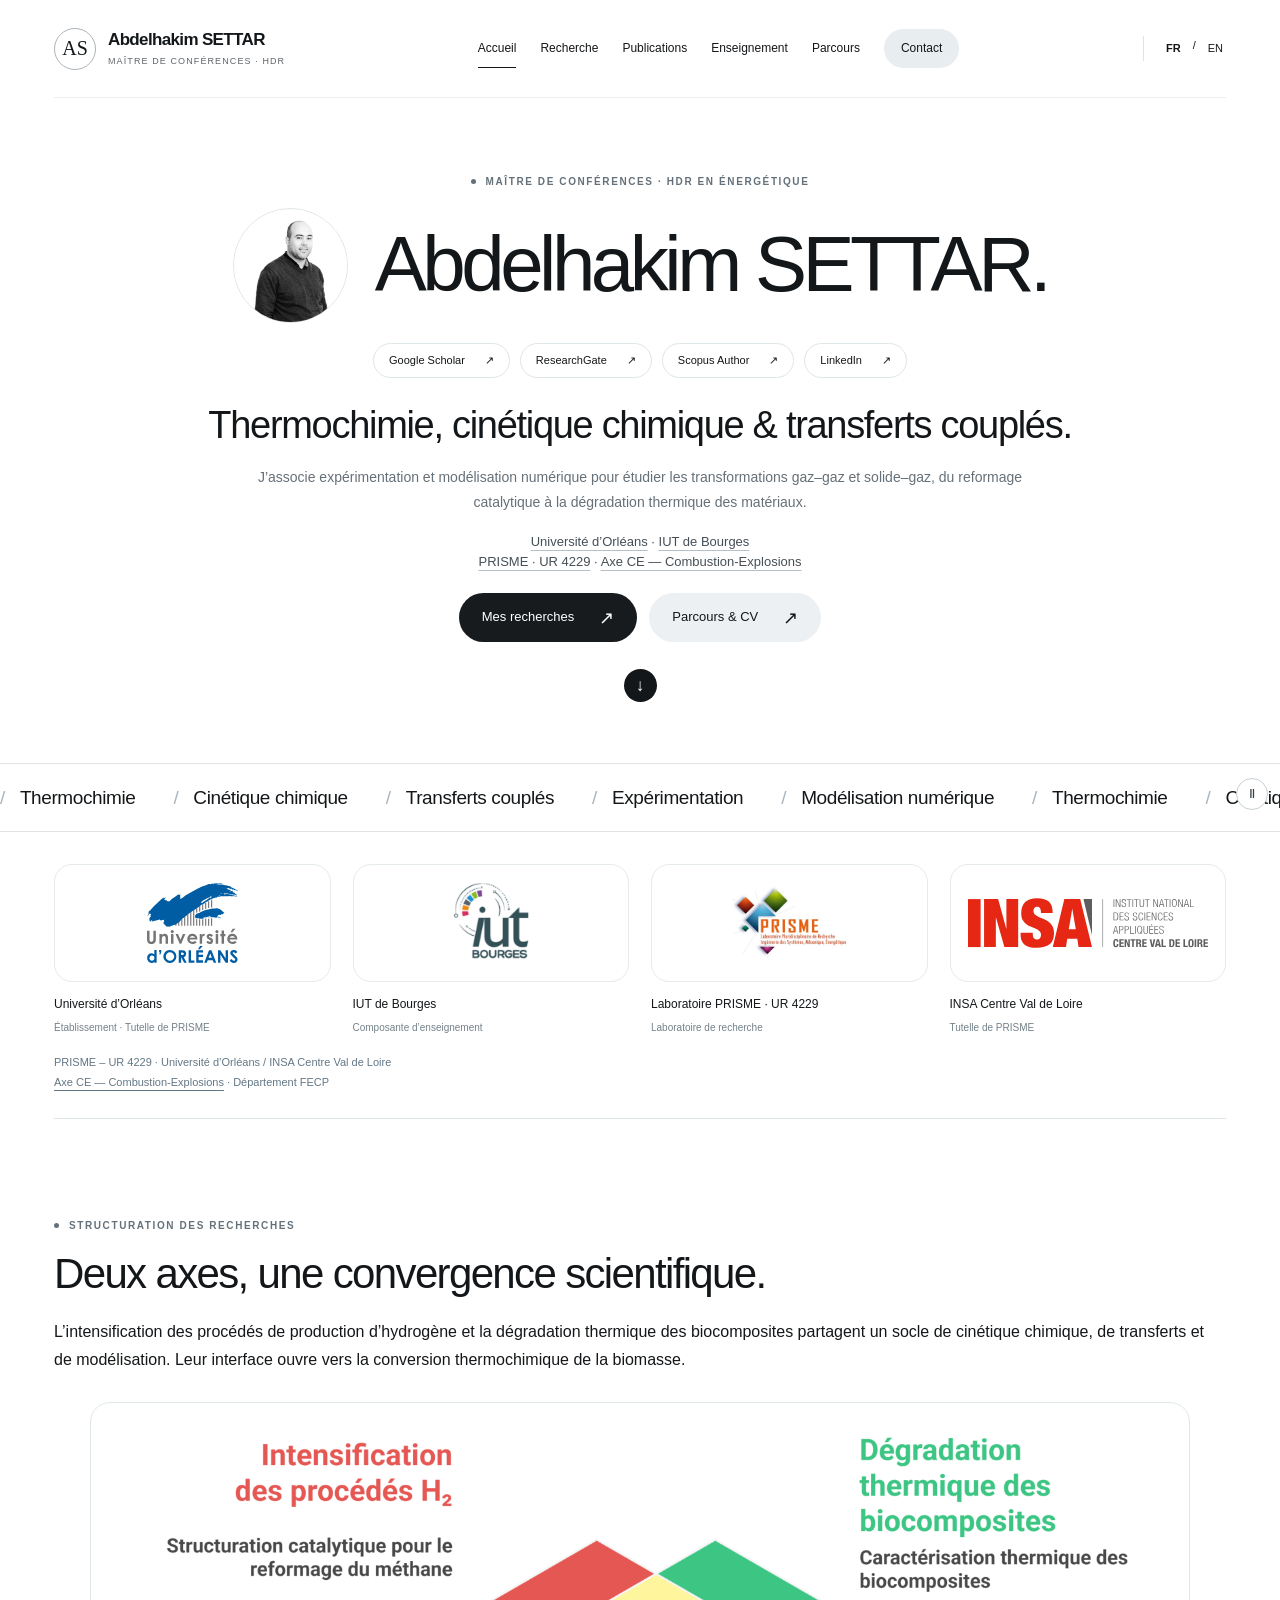
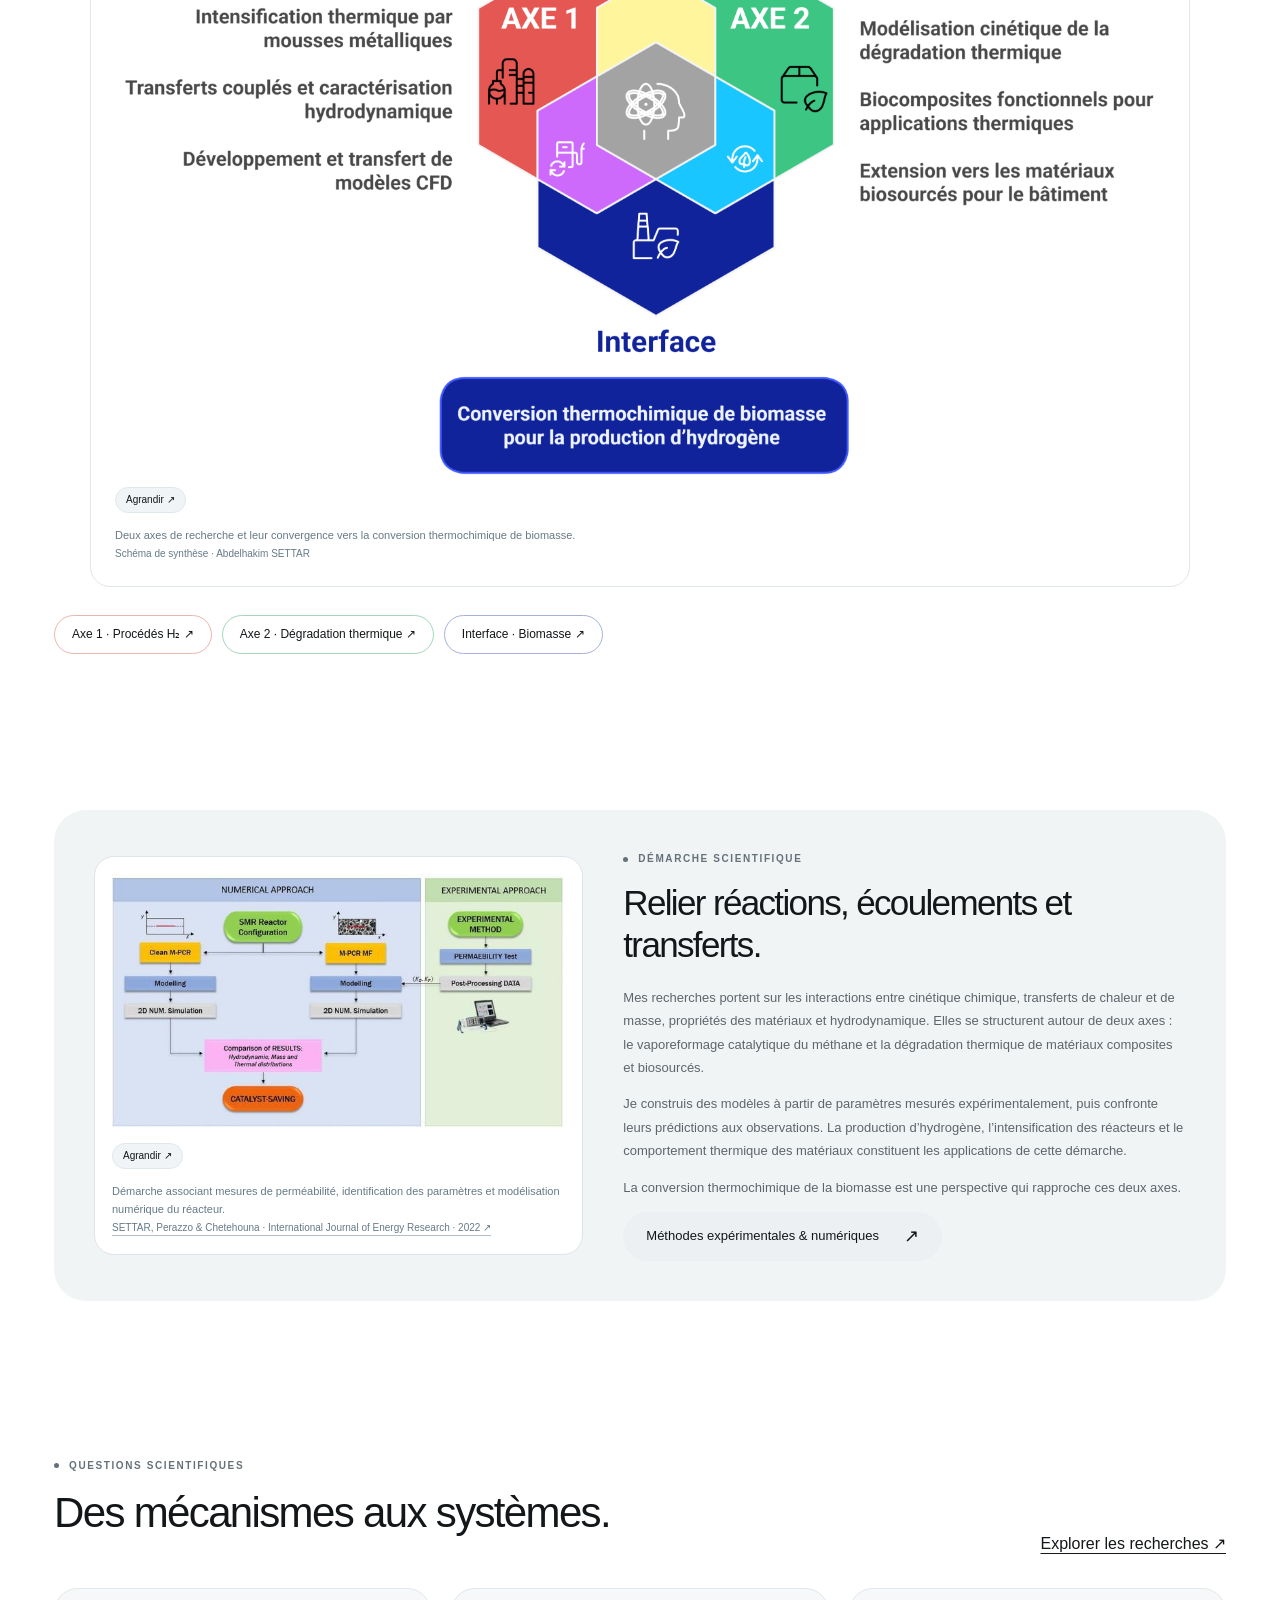
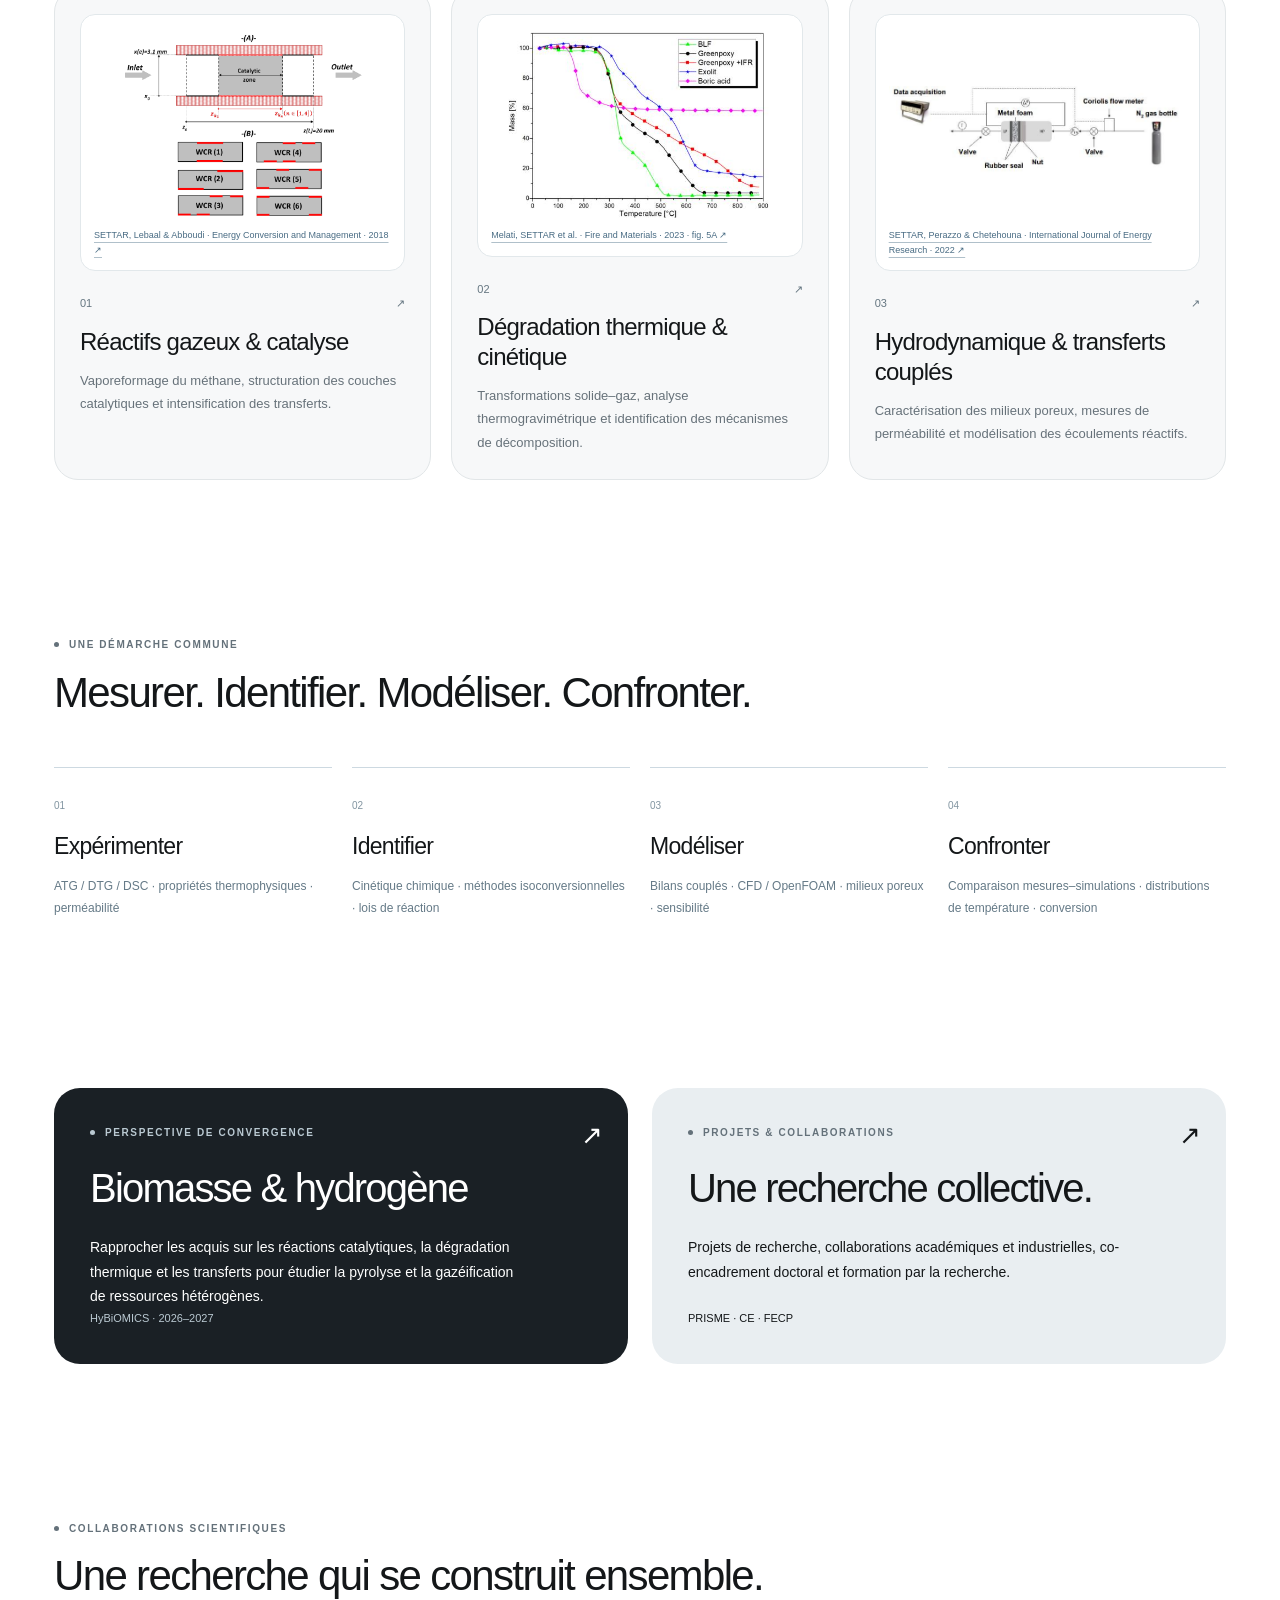
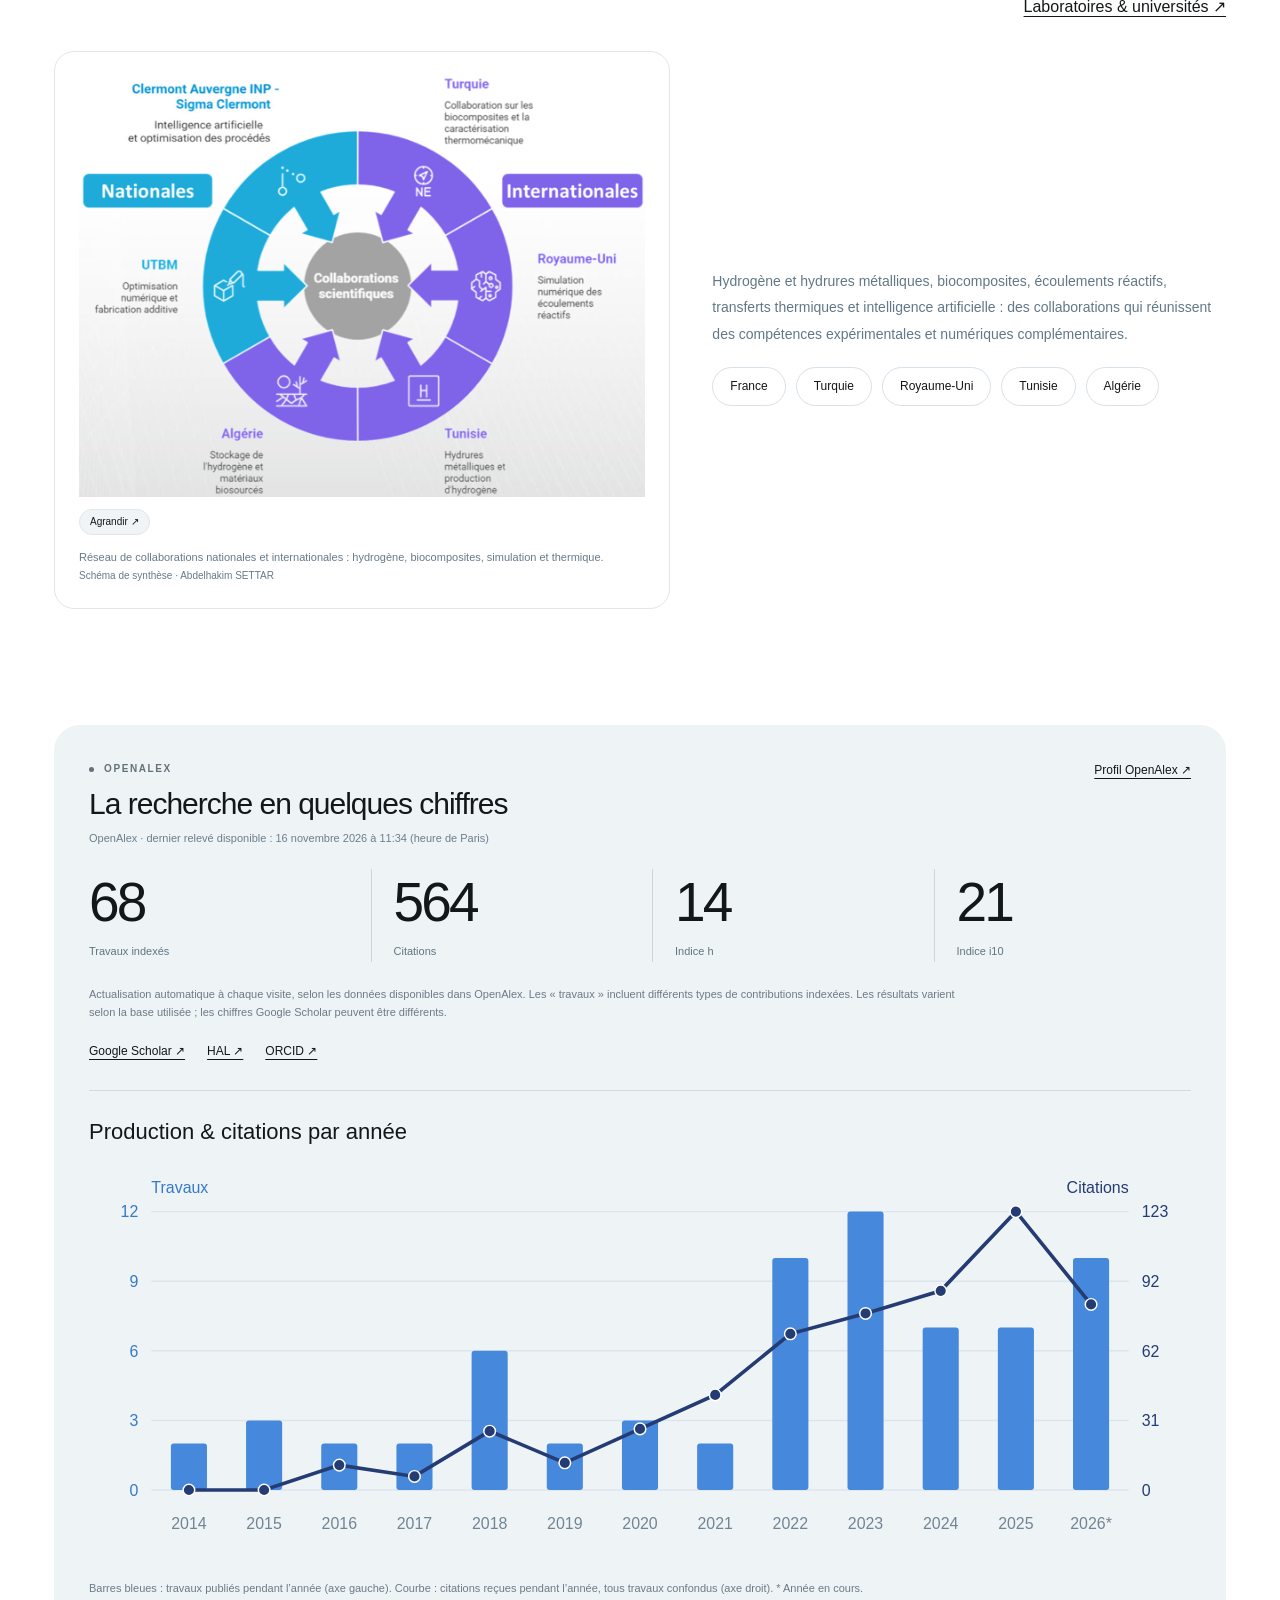
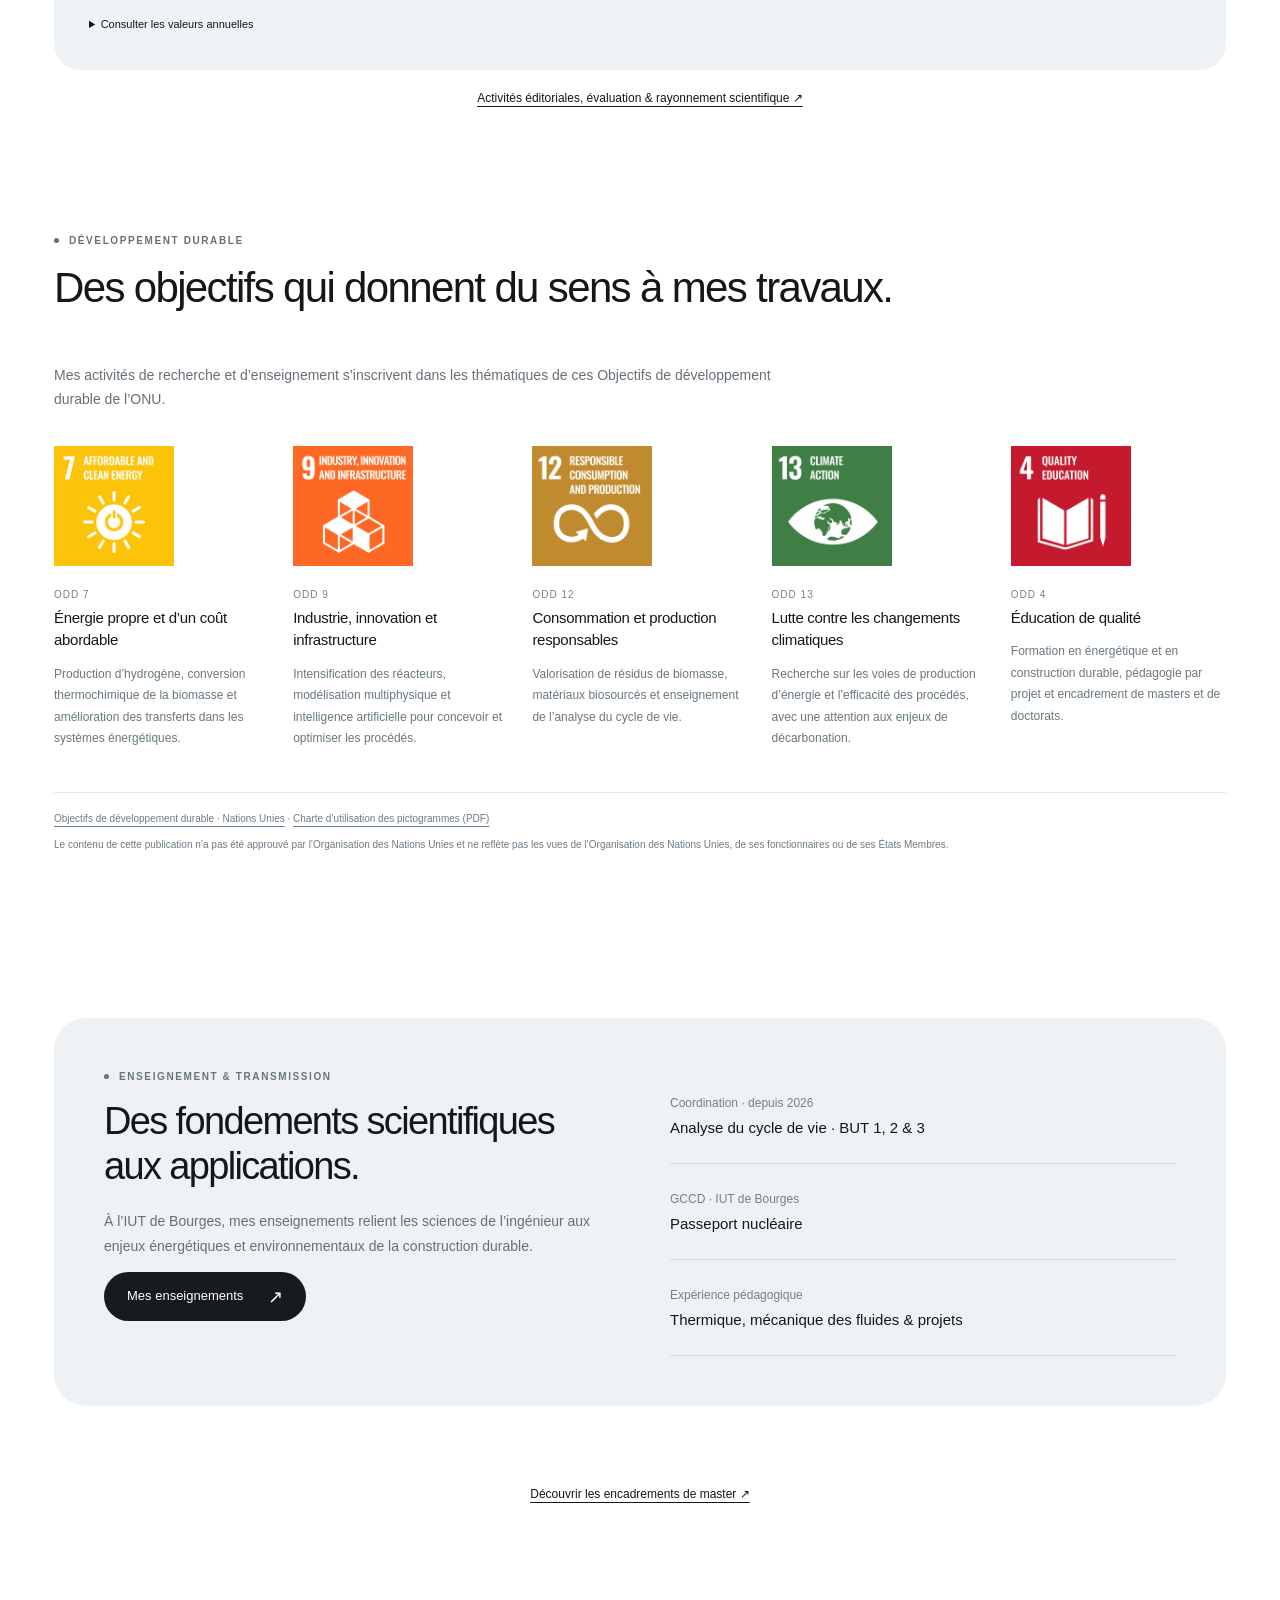
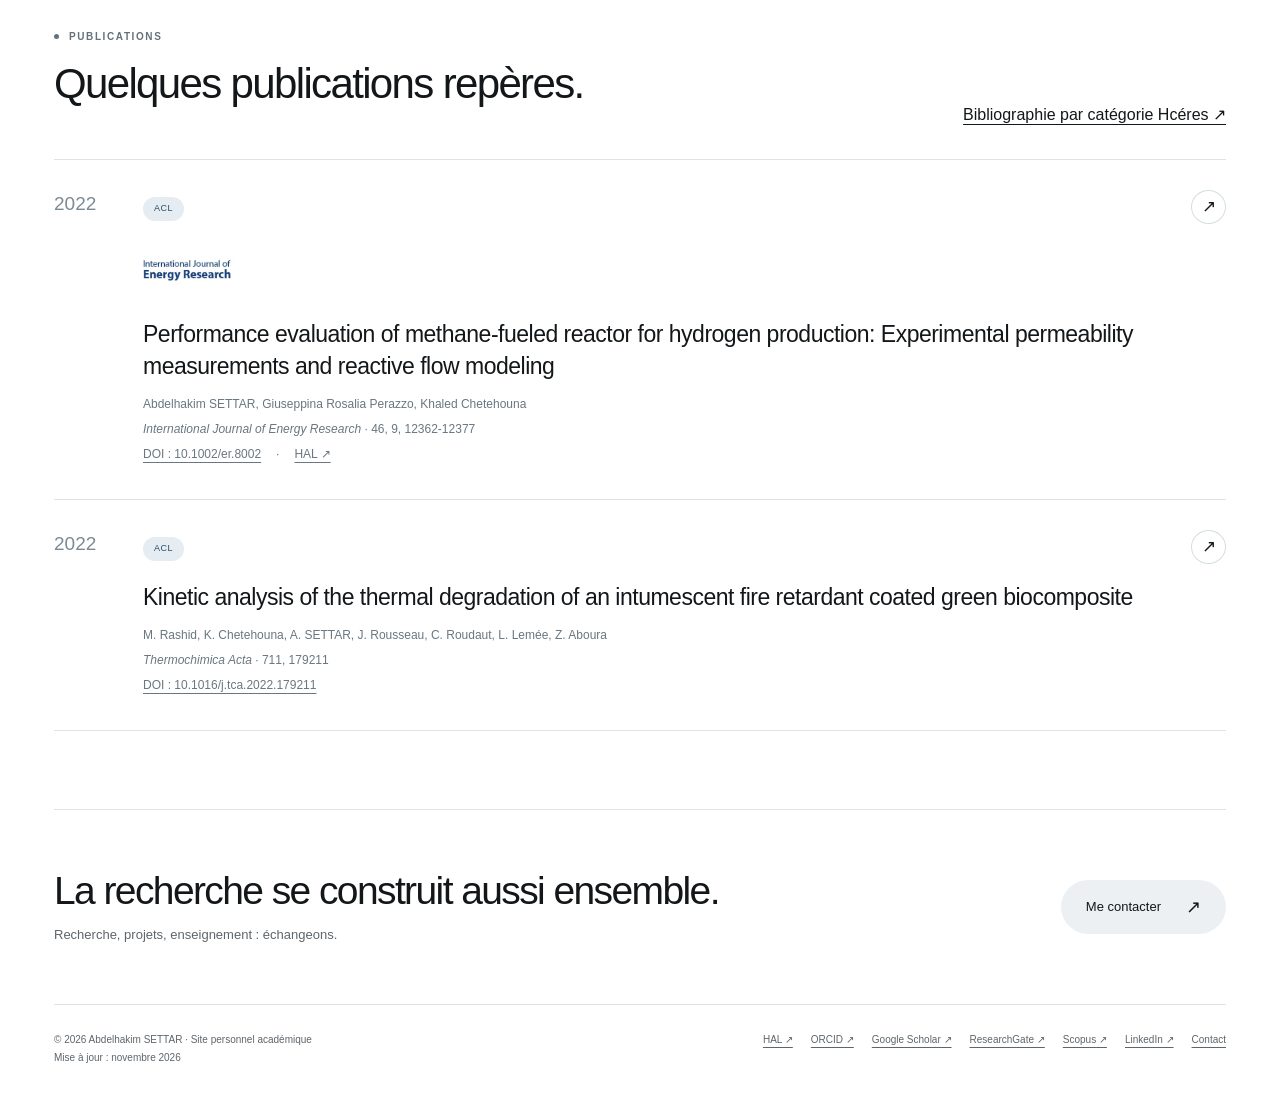
<file: index.html>
<!doctype html><html lang="fr"><head><meta charset="utf-8"><meta name="viewport" content="width=device-width,initial-scale=1"><title>Abdelhakim SETTAR — Recherche &amp; enseignement</title><meta name="description" content="Abdelhakim SETTAR, maître de conférences HDR : thermochimie, cinétique chimique, transferts couplés, méthodes expérimentales et modélisation numérique."><meta name="theme-color" content="#172c34"><link rel="canonical" href="https://abdelhakim-settar.github.io/fr.html"><link rel="alternate" hreflang="fr" href="https://abdelhakim-settar.github.io/fr.html"><link rel="alternate" hreflang="en" href="https://abdelhakim-settar.github.io/en.html"><link rel="alternate" hreflang="x-default" href="https://abdelhakim-settar.github.io/en.html"><meta property="og:title" content="Abdelhakim SETTAR — Recherche &amp; enseignement"><meta property="og:description" content="Abdelhakim SETTAR, maître de conférences HDR : thermochimie, cinétique chimique, transferts couplés, méthodes expérimentales et modélisation numérique."><meta property="og:type" content="profile"><meta property="og:url" content="https://abdelhakim-settar.github.io/fr.html"><meta property="og:locale" content="fr_FR"><link rel="icon" type="image/svg+xml" href="/favicon.svg"><link rel="stylesheet" href="/style.css"><script src="/app.js" defer></script><script type="application/ld+json">{"@context": "https://schema.org", "@type": "ProfilePage", "inLanguage": "fr", "url": "https://abdelhakim-settar.github.io/fr.html", "name": "Abdelhakim Settar — Recherche & enseignement", "mainEntity": {"@type": "Person", "name": "Abdelhakim SETTAR", "jobTitle": "Maître de conférences HDR", "affiliation": [{"@type": "Organization", "name": "Université d’Orléans · IUT de Bourges", "url": "https://www.univ-orleans.fr/fr/iut-bourges"}, {"@type": "Organization", "name": "PRISME UR 4229 · Université d’Orléans / INSA Centre Val de Loire · FECP · CE — Combustion-Explosions", "url": "https://www.univ-orleans.fr/fr/prisme/la-recherche/departement-fecp/axe-combustion-explosions"}], "email": "mailto:abdelhakim.settar@univ-orleans.fr", "sameAs": ["https://cv.hal.science/abdelhakim-settar", "https://orcid.org/0000-0002-2147-880X", "https://www.linkedin.com/in/abdelhakim-settar-b4479660", "https://openalex.org/A5042702773", "https://scholar.google.fr/citations?user=sCTY_ZgAAAAJ&hl=fr", "https://www.researchgate.net/profile/Abdelhakim-Settar", "https://www.scopus.com/inward/authorDetails.url?authorID=56656576100&partnerID=MN8TOARS"], "knowsAbout": ["Thermochemistry", "Chemical kinetics", "Heat and mass transfer", "Catalytic methane steam reforming", "Thermal degradation", "Porous media", "Thermogravimetric analysis", "Computational fluid dynamics"], "image": "https://abdelhakim-settar.github.io/portrait-abdelhakim-settar.png"}}</script></head><body><a class="skip" href="#main">Aller au contenu</a><div class="shell"><header class="top"><a class="brand" href="/fr.html"><span class="monogram" aria-hidden="true">AS</span><span><strong>Abdelhakim SETTAR</strong><small>Maître de conférences · HDR</small></span></a><nav class="nav" aria-label="Navigation principale"><a href="/fr.html" aria-current="page">Accueil</a><a href="/fr-recherche.html" >Recherche</a><a href="/fr-publications.html" >Publications</a><a href="/fr-enseignement.html" >Enseignement</a><a href="/fr-parcours.html" >Parcours</a><a href="/fr-contact.html" >Contact</a></nav><nav class="languages" aria-label="Langue"><a href="/fr.html" lang="fr" hreflang="fr" class="selected" aria-current="true">FR</a><span aria-hidden="true">/</span><a href="/en.html" lang="en" hreflang="en" class="" >EN</a></nav></header><main id="main"><section class="hero scientific-hero"><div class="eyebrow">Maître de conférences · HDR en énergétique</div><div class="hero-identity"><a class="portrait-link" href="https://www.linkedin.com/in/abdelhakim-settar-b4479660/" aria-label="Mon profil LinkedIn"><img class="portrait" src="/portrait-abdelhakim-settar.png" alt="Abdelhakim SETTAR" width="124" height="124" fetchpriority="high"></a><h1>Abdelhakim <span>SETTAR.</span></h1></div><div class="profile-links" aria-label="Profils scientifiques et professionnels"><span class="profile-links-label">Mes profils</span><a href="https://scholar.google.fr/citations?user=sCTY_ZgAAAAJ&amp;hl=fr">Google Scholar <span aria-hidden="true">↗</span></a><a href="https://www.researchgate.net/profile/Abdelhakim-Settar">ResearchGate <span aria-hidden="true">↗</span></a><a href="https://www.scopus.com/inward/authorDetails.url?authorID=56656576100&amp;partnerID=MN8TOARS">Scopus Author <span aria-hidden="true">↗</span></a><a href="https://www.linkedin.com/in/abdelhakim-settar-b4479660/">LinkedIn <span aria-hidden="true">↗</span></a></div><p class="hero-speciality">Thermochimie, cinétique chimique & transferts couplés.</p><p class="lead">J’associe expérimentation et modélisation numérique pour étudier les transformations gaz–gaz et solide–gaz, du reformage catalytique à la dégradation thermique des matériaux.</p><p class="role"><a href="https://www.univ-orleans.fr/fr">Université d’Orléans</a> · <a href="https://www.univ-orleans.fr/fr/iut-bourges">IUT de Bourges</a><br><a href="https://www.univ-orleans.fr/fr/prisme">PRISME · UR 4229</a> · <a href="https://www.univ-orleans.fr/fr/prisme/la-recherche/departement-fecp/axe-combustion-explosions">Axe CE — Combustion-Explosions</a></p><div class="actions"><a class="button primary" href="/fr-recherche.html">Mes recherches<span class="arrow" aria-hidden="true">↗</span></a><a class="button " href="/fr-parcours.html">Parcours & CV<span class="arrow" aria-hidden="true">↗</span></a></div><a class="hero-scroll" href="#profil" aria-label="Découvrir ma démarche scientifique">↓</a></section><div class="topic-ticker"><div class="ticker-track"><div class="ticker-copy"><span>Thermochimie</span><span>Cinétique chimique</span><span>Transferts couplés</span><span>Expérimentation</span><span>Modélisation numérique</span></div><div class="ticker-copy" aria-hidden="true"><span>Thermochimie</span><span>Cinétique chimique</span><span>Transferts couplés</span><span>Expérimentation</span><span>Modélisation numérique</span></div></div><button class="motion-toggle" aria-label="Mettre le défilement en pause" aria-pressed="false">Ⅱ</button></div><div class="institution-logos" aria-label="Affiliations institutionnelles"><a href="https://www.univ-orleans.fr/fr" class="institution-logo"><span class="logo-wrap "><img src="/logo-universite-orleans.svg" alt="Université d’Orléans" width="180" height="80" loading="lazy"></span><strong>Université d’Orléans</strong><small>Établissement · Tutelle de PRISME</small></a><a href="https://www.univ-orleans.fr/fr/iut-bourges" class="institution-logo"><span class="logo-wrap "><img src="/logo-iut-bourges-couleur.png" alt="IUT de Bourges" width="180" height="80" loading="lazy"></span><strong>IUT de Bourges</strong><small>Composante d’enseignement</small></a><a href="https://www.univ-orleans.fr/fr/prisme" class="institution-logo"><span class="logo-wrap "><img src="/logo-prisme-couleur.png" alt="Laboratoire PRISME · UR 4229" width="180" height="80" loading="lazy"></span><strong>Laboratoire PRISME · UR 4229</strong><small>Laboratoire de recherche</small></a><a href="https://www.insa-centrevaldeloire.fr/" class="institution-logo"><span class="logo-wrap "><img src="/logo-insa-cvl.svg" alt="INSA Centre Val de Loire" width="180" height="80" loading="lazy"></span><strong>INSA Centre Val de Loire</strong><small>Tutelle de PRISME</small></a></div><p class="affiliation-context">PRISME – UR 4229 · Université d’Orléans / INSA Centre Val de Loire<br><a href="https://www.univ-orleans.fr/fr/prisme/la-recherche/departement-fecp/axe-combustion-explosions">Axe CE — Combustion-Explosions</a> · Département FECP</p><section id="structuration" class="section reveal"><div class="eyebrow">Structuration des recherches</div><h2>Deux axes, une convergence scientifique.</h2><p>L’intensification des procédés de production d’hydrogène et la dégradation thermique des biocomposites partagent un socle de cinétique chimique, de transferts et de modélisation. Leur interface ouvre vers la conversion thermochimique de la biomasse.</p><figure class="source-figure synthesis-figure synthesis-axes"><a class="figure-enlarge" href="/schema-structuration-recherches.png" target="_blank" rel="noopener" aria-label="Agrandir le schéma"><img src="/schema-structuration-recherches.png" alt="Deux axes de recherche et leur convergence vers la conversion thermochimique de biomasse." width="3091" height="1908" lang="fr" loading="lazy" decoding="async"><span class="enlarge-label">Agrandir ↗</span></a><figcaption>Deux axes de recherche et leur convergence vers la conversion thermochimique de biomasse.<br><span>Schéma de synthèse · Abdelhakim SETTAR</span></figcaption></figure><div class="structure-links"><a href="/fr-recherche.html#reactions-gazeuses">Axe 1 · Procédés H₂ ↗</a><a href="/fr-recherche.html#degradation">Axe 2 · Dégradation thermique ↗</a><a href="/fr-recherche.html#perspectives">Interface · Biomasse ↗</a></div></section><section class="section reveal" id="profil"><div class="about-panel scientific-about"><figure class="source-figure research-visual"><a class="figure-enlarge" href="/figure-experiment-model-settar-2022.jpg" target="_blank" rel="noopener" aria-label="Agrandir la figure"><img src="/figure-experiment-model-settar-2022.jpg" alt="Démarche associant mesures de perméabilité, identification des paramètres et modélisation numérique du réacteur." width="660" height="374" loading="lazy" decoding="async"><span class="enlarge-label">Agrandir ↗</span></a><figcaption>Démarche associant mesures de perméabilité, identification des paramètres et modélisation numérique du réacteur.<br><span><a href="https://doi.org/10.1002/er.8002" title="Performance evaluation of methane‐fueled reactor for hydrogen production: Experimental permeability measurements and reactive flow modeling">SETTAR, Perazzo &amp; Chetehouna · International Journal of Energy Research · 2022 ↗</a></span></figcaption></figure><div><div class="eyebrow">Démarche scientifique</div><h2>Relier réactions, écoulements et transferts.</h2><p>Mes recherches portent sur les interactions entre cinétique chimique, transferts de chaleur et de masse, propriétés des matériaux et hydrodynamique. Elles se structurent autour de deux axes : le vaporeformage catalytique du méthane et la dégradation thermique de matériaux composites et biosourcés.</p><p>Je construis des modèles à partir de paramètres mesurés expérimentalement, puis confronte leurs prédictions aux observations. La production d’hydrogène, l’intensification des réacteurs et le comportement thermique des matériaux constituent les applications de cette démarche.</p><p>La conversion thermochimique de la biomasse est une perspective qui rapproche ces deux axes.</p><a class="button " href="/fr-recherche.html#methodes">Méthodes expérimentales & numériques<span class="arrow" aria-hidden="true">↗</span></a></div></div></section><section class="section"><div class="section-heading"><div><div class="eyebrow">Questions scientifiques</div><h2>Des mécanismes aux systèmes.</h2></div><a href="/fr-recherche.html">Explorer les recherches ↗</a></div><div class="research-cards"><article class="research-card reveal"><figure class="source-figure research-visual"><img src="/figure-catalyst-distribution-settar-2018.png" alt="Domaine du réacteur et différentes configurations des couches catalytiques." width="770" height="608" loading="lazy" decoding="async"><figcaption><span><a href="https://doi.org/10.1016/j.enconman.2018.09.038" title="Numerical analysis of catalytic-coated walls of an indirect internal reforming solid oxide fuel cell: Influence of catalyst coating distribution on the reformer efficiency">SETTAR, Lebaal &amp; Abboudi · Energy Conversion and Management · 2018 ↗</a></span></figcaption></figure><div class="card-number"><span>01</span><span aria-hidden="true">↗</span></div><h3><a href="/fr-recherche.html#reactions-gazeuses">Réactifs gazeux & catalyse</a></h3><p>Vaporeformage du méthane, structuration des couches catalytiques et intensification des transferts.</p></article><article class="research-card reveal"><figure class="source-figure research-visual"><img src="/figure-tga-melati-2023.png" alt="Courbes thermogravimétriques des constituants et matériaux biosourcés étudiés." width="494" height="345" loading="lazy" decoding="async"><figcaption><span><a href="https://doi.org/10.1002/fam.3181" title="Intumescent fire‐retardant performance and small‐scale reaction mechanism on banana/bio‐epoxy composites">Melati, SETTAR et al. · Fire and Materials · 2023 · fig. 5A ↗</a></span></figcaption></figure><div class="card-number"><span>02</span><span aria-hidden="true">↗</span></div><h3><a href="/fr-recherche.html#degradation">Dégradation thermique & cinétique</a></h3><p>Transformations solide–gaz, analyse thermogravimétrique et identification des mécanismes de décomposition.</p></article><article class="research-card reveal"><figure class="source-figure research-visual"><img src="/figure-permeability-settar-2022.jpg" alt="Banc de caractérisation de la perméabilité des mousses métalliques." width="673" height="230" loading="lazy" decoding="async"><figcaption><span><a href="https://doi.org/10.1002/er.8002" title="Performance evaluation of methane‐fueled reactor for hydrogen production: Experimental permeability measurements and reactive flow modeling">SETTAR, Perazzo &amp; Chetehouna · International Journal of Energy Research · 2022 ↗</a></span></figcaption></figure><div class="card-number"><span>03</span><span aria-hidden="true">↗</span></div><h3><a href="/fr-recherche.html#transferts">Hydrodynamique & transferts couplés</a></h3><p>Caractérisation des milieux poreux, mesures de perméabilité et modélisation des écoulements réactifs.</p></article></div></section><section class="section reveal"><div class="section-heading"><div><div class="eyebrow">Une démarche commune</div><h2>Mesurer. Identifier. Modéliser. Confronter.</h2></div></div><div class="method-grid"><div><span class="method-index">01</span><h3>Expérimenter</h3><p>ATG / DTG / DSC · propriétés thermophysiques · perméabilité</p></div><div><span class="method-index">02</span><h3>Identifier</h3><p>Cinétique chimique · méthodes isoconversionnelles · lois de réaction</p></div><div><span class="method-index">03</span><h3>Modéliser</h3><p>Bilans couplés · CFD / OpenFOAM · milieux poreux · sensibilité</p></div><div><span class="method-index">04</span><h3>Confronter</h3><p>Comparaison mesures–simulations · distributions de température · conversion</p></div></div></section><section class="section reveal"><div class="project-overview"><a class="project-preview dark" href="/fr-recherche.html#perspectives"><div><div class="eyebrow">Perspective de convergence</div><h3>Biomasse & hydrogène</h3><p>Rapprocher les acquis sur les réactions catalytiques, la dégradation thermique et les transferts pour étudier la pyrolyse et la gazéification de ressources hétérogènes.</p></div><small>HyBiOMICS · 2026–2027</small><span class="project-arrow" aria-hidden="true">↗</span></a><a class="project-preview" href="/fr-recherche.html#projects"><div><div class="eyebrow">Projets & collaborations</div><h3>Une recherche collective.</h3><p>Projets de recherche, collaborations académiques et industrielles, co-encadrement doctoral et formation par la recherche.</p></div><small>PRISME · CE · FECP</small><span class="project-arrow" aria-hidden="true">↗</span></a></div></section><section class="section reveal" id="collaborations"><div class="section-heading"><div><div class="eyebrow">Collaborations scientifiques</div><h2>Une recherche qui se construit ensemble.</h2></div><a href="/fr-recherche.html#collaborations">Laboratoires & universités ↗</a></div><div class="collaborations-overview"><figure class="source-figure synthesis-figure synthesis-network"><a class="figure-enlarge" href="/schema-collaborations-fr-v2.png" target="_blank" rel="noopener" aria-label="Agrandir le schéma"><img src="/schema-collaborations-fr-v2.png" alt="Réseau de collaborations nationales et internationales : hydrogène, biocomposites, simulation et thermique." width="637" height="474" lang="fr" loading="lazy" decoding="async"><span class="enlarge-label">Agrandir ↗</span></a><figcaption>Réseau de collaborations nationales et internationales : hydrogène, biocomposites, simulation et thermique.<br><span>Schéma de synthèse · Abdelhakim SETTAR</span></figcaption></figure><div><p>Hydrogène et hydrures métalliques, biocomposites, écoulements réactifs, transferts thermiques et intelligence artificielle : des collaborations qui réunissent des compétences expérimentales et numériques complémentaires.</p><div class="country-list"><a href="/fr-recherche.html#collaborations">France</a><a href="/fr-recherche.html#collaborations">Turquie</a><a href="/fr-recherche.html#collaborations">Royaume-Uni</a><a href="/fr-recherche.html#collaborations">Tunisie</a><a href="/fr-recherche.html#collaborations">Algérie</a></div></div></div></section><section class="metrics-panel " data-bibliometrics aria-label="Indicateurs bibliométriques OpenAlex"><div class="metrics-header"><div><div class="eyebrow">OpenAlex</div><h2>La recherche en quelques chiffres</h2></div><a href="https://openalex.org/A5042702773">Profil OpenAlex ↗</a></div><p class="metrics-status" data-metrics-status role="status">OpenAlex · dernier relevé disponible : 16 novembre 2026</p><div class="metrics-grid"><div class="metric"><strong class="metric-value" data-metric="works">68</strong><span class="metric-label">Travaux indexés</span></div><div class="metric"><strong class="metric-value" data-metric="citations">564</strong><span class="metric-label">Citations</span></div><div class="metric"><strong class="metric-value" data-metric="h">14</strong><span class="metric-label">Indice h</span></div><div class="metric"><strong class="metric-value" data-metric="i10">21</strong><span class="metric-label">Indice i10</span></div></div><p class="metrics-note">Actualisation automatique à chaque visite, selon les données disponibles dans OpenAlex. Les « travaux » incluent différents types de contributions indexées. Les résultats varient selon la base utilisée ; les chiffres Google Scholar peuvent être différents.</p><div class="metrics-links"><a href="https://scholar.google.fr/citations?user=sCTY_ZgAAAAJ&amp;hl=fr">Google Scholar ↗</a><a href="https://cv.hal.science/abdelhakim-settar">HAL ↗</a><a href="https://orcid.org/0000-0002-2147-880X">ORCID ↗</a></div><div class="output-trend"><h3>Production & citations par année</h3><div class="annual-chart-scroll"><div data-output-trends></div></div><p class="metrics-note">Barres bleues : travaux publiés pendant l’année (axe gauche). Courbe : citations reçues pendant l’année, tous travaux confondus (axe droit). * Année en cours.</p><details><summary>Consulter les valeurs annuelles</summary><table class="annual-values"><thead><tr><th>Année</th><th>Travaux</th><th>Citations</th></tr></thead><tbody data-output-years><tr><th scope="row">2014</th><td>2</td><td>0</td></tr><tr><th scope="row">2015</th><td>3</td><td>0</td></tr><tr><th scope="row">2016</th><td>2</td><td>11</td></tr><tr><th scope="row">2017</th><td>2</td><td>6</td></tr><tr><th scope="row">2018</th><td>6</td><td>26</td></tr><tr><th scope="row">2019</th><td>2</td><td>12</td></tr><tr><th scope="row">2020</th><td>3</td><td>27</td></tr><tr><th scope="row">2021</th><td>2</td><td>42</td></tr><tr><th scope="row">2022</th><td>10</td><td>69</td></tr><tr><th scope="row">2023</th><td>12</td><td>78</td></tr><tr><th scope="row">2024</th><td>7</td><td>88</td></tr><tr><th scope="row">2025</th><td>7</td><td>123</td></tr><tr><th scope="row">2026</th><td>10</td><td>82</td></tr></tbody></table></details></div></section><script type="application/json" id="bibliometrics-snapshot">{"retrieved_at": "2026-11-16T10:34:13.700385+00:00", "data": {"id": "https://openalex.org/A5042702773", "display_name": "Abdelhakim Settar", "orcid": "https://orcid.org/0000-0002-2147-880X", "works_count": 68, "cited_by_count": 564, "summary_stats": {"2yr_mean_citedness": 2.375, "h_index": 14, "i10_index": 21}, "counts_by_year": [{"year": 2014, "works_count": 2, "oa_works_count": 0, "cited_by_count": 0}, {"year": 2015, "works_count": 3, "oa_works_count": 1, "cited_by_count": 0}, {"year": 2016, "works_count": 2, "oa_works_count": 1, "cited_by_count": 11}, {"year": 2017, "works_count": 2, "oa_works_count": 0, "cited_by_count": 6}, {"year": 2018, "works_count": 6, "oa_works_count": 1, "cited_by_count": 26}, {"year": 2019, "works_count": 2, "oa_works_count": 1, "cited_by_count": 12}, {"year": 2020, "works_count": 3, "oa_works_count": 1, "cited_by_count": 27}, {"year": 2021, "works_count": 2, "oa_works_count": 1, "cited_by_count": 42}, {"year": 2022, "works_count": 10, "oa_works_count": 5, "cited_by_count": 69}, {"year": 2023, "works_count": 12, "oa_works_count": 6, "cited_by_count": 78}, {"year": 2024, "works_count": 7, "oa_works_count": 2, "cited_by_count": 88}, {"year": 2025, "works_count": 7, "oa_works_count": 3, "cited_by_count": 123}, {"year": 2026, "works_count": 10, "oa_works_count": 7, "cited_by_count": 82}]}}</script><p class="service-home-link"><a href="/fr-parcours.html#service">Activités éditoriales, évaluation & rayonnement scientifique ↗</a></p><section class="section sdg-section reveal" id="sustainability"><div class="section-heading"><div><div class="eyebrow">Développement durable</div><h2>Des objectifs qui donnent du sens à mes travaux.</h2></div></div><p class="sdg-intro">Mes activités de recherche et d’enseignement s’inscrivent dans les thématiques de ces Objectifs de développement durable de l’ONU.</p><div class="sdg-grid"><article class="sdg-card"><a href="https://sdgs.un.org/goals/goal7" aria-label="ODD 7 — Énergie propre et d’un coût abordable"><img src="/sdg-07.png" alt="Objectif 7 — Affordable and clean energy" width="120" height="120" loading="lazy"></a><h3><span>ODD 7</span>Énergie propre et d’un coût abordable</h3><p>Production d’hydrogène, conversion thermochimique de la biomasse et amélioration des transferts dans les systèmes énergétiques.</p></article><article class="sdg-card"><a href="https://sdgs.un.org/goals/goal9" aria-label="ODD 9 — Industrie, innovation et infrastructure"><img src="/sdg-09.png" alt="Objectif 9 — Industry, innovation and infrastructure" width="120" height="120" loading="lazy"></a><h3><span>ODD 9</span>Industrie, innovation et infrastructure</h3><p>Intensification des réacteurs, modélisation multiphysique et intelligence artificielle pour concevoir et optimiser les procédés.</p></article><article class="sdg-card"><a href="https://sdgs.un.org/goals/goal12" aria-label="ODD 12 — Consommation et production responsables"><img src="/sdg-12.png" alt="Objectif 12 — Responsible consumption and production" width="120" height="120" loading="lazy"></a><h3><span>ODD 12</span>Consommation et production responsables</h3><p>Valorisation de résidus de biomasse, matériaux biosourcés et enseignement de l’analyse du cycle de vie.</p></article><article class="sdg-card"><a href="https://sdgs.un.org/goals/goal13" aria-label="ODD 13 — Lutte contre les changements climatiques"><img src="/sdg-13.png" alt="Objectif 13 — Climate action" width="120" height="120" loading="lazy"></a><h3><span>ODD 13</span>Lutte contre les changements climatiques</h3><p>Recherche sur les voies de production d’énergie et l’efficacité des procédés, avec une attention aux enjeux de décarbonation.</p></article><article class="sdg-card"><a href="https://sdgs.un.org/goals/goal4" aria-label="ODD 4 — Éducation de qualité"><img src="/sdg-04.png" alt="Objectif 4 — Quality education" width="120" height="120" loading="lazy"></a><h3><span>ODD 4</span>Éducation de qualité</h3><p>Formation en énergétique et en construction durable, pédagogie par projet et encadrement de masters et de doctorats.</p></article></div><div class="sdg-credits"><p><a href="https://www.un.org/sustainabledevelopment">Objectifs de développement durable · Nations Unies</a> · <a href="/sdg-guidelines.pdf">Charte d’utilisation des pictogrammes (PDF)</a></p><p>Le contenu de cette publication n’a pas été approuvé par l’Organisation des Nations Unies et ne reflète pas les vues de l’Organisation des Nations Unies, de ses fonctionnaires ou de ses États Membres.</p></div></section><section class="section reveal"><div class="feature"><div><div class="eyebrow">Enseignement & transmission</div><h2>Des fondements scientifiques aux applications.</h2><p>À l’IUT de Bourges, mes enseignements relient les sciences de l’ingénieur aux enjeux énergétiques et environnementaux de la construction durable.</p><a class="button " href="/fr-enseignement.html">Mes enseignements<span class="arrow" aria-hidden="true">↗</span></a></div><div class="feature-list"><div><small>Coordination · depuis 2026</small><strong>Analyse du cycle de vie · BUT 1, 2 & 3</strong></div><div><small>GCCD · IUT de Bourges</small><strong>Passeport nucléaire</strong></div><div><small>Expérience pédagogique</small><strong>Thermique, mécanique des fluides & projets</strong></div></div></div></section><p class="service-home-link"><a href="/fr-enseignement.html#masters">Découvrir les encadrements de master ↗</a></p><section class="section reveal"><div class="section-heading"><div><div class="eyebrow">Publications</div><h2>Quelques publications repères.</h2></div><a href="/fr-publications.html">Bibliographie par catégorie Hcéres ↗</a></div><article class="pub" data-publication data-year="2022" data-category="ACL"><div class="pub-year">2022</div><div><div class="pub-tags"><span class="tag hceres-tag">ACL</span></div><a class="journal-mark " href="https://onlinelibrary.wiley.com/journal/1099114X" aria-label="International Journal of Energy Research"><img src="/journal-ijer.jpg" alt="International Journal of Energy Research" width="260" height="52" loading="lazy"></a><h3 lang="en"><a href="https://doi.org/10.1002/er.8002">Performance evaluation of methane‐fueled reactor for hydrogen production: Experimental permeability measurements and reactive flow modeling</a></h3><p>Abdelhakim SETTAR, Giuseppina Rosalia Perazzo, Khaled Chetehouna</p><p><i>International Journal of Energy Research</i> · 46, 9, 12362-12377</p><p class="pub-identifiers"><a href="https://doi.org/10.1002/er.8002">DOI : 10.1002/er.8002</a> · <a href="https://hal.science/hal-05796381">HAL ↗</a></p></div><a class="pub-link" href="https://doi.org/10.1002/er.8002" aria-label="Consulter la référence">↗</a></article><article class="pub" data-publication data-year="2022" data-category="ACL"><div class="pub-year">2022</div><div><div class="pub-tags"><span class="tag hceres-tag">ACL</span></div><h3 lang="en"><a href="https://doi.org/10.1016/j.tca.2022.179211">Kinetic analysis of the thermal degradation of an intumescent fire retardant coated green biocomposite</a></h3><p>M. Rashid, K. Chetehouna, A. SETTAR, J. Rousseau, C. Roudaut, L. Lemée, Z. Aboura</p><p><i>Thermochimica Acta</i> · 711, 179211</p><p class="pub-identifiers"><a href="https://doi.org/10.1016/j.tca.2022.179211">DOI : 10.1016/j.tca.2022.179211</a></p></div><a class="pub-link" href="https://doi.org/10.1016/j.tca.2022.179211" aria-label="Consulter la référence">↗</a></article></section></main><footer><div class="footer-cta"><div><h2>La recherche se construit aussi ensemble.</h2><p>Recherche, projets, enseignement : échangeons.</p></div><a class="button " href="/fr-contact.html" >Me contacter<span class="arrow" aria-hidden="true">↗</span></a></div><section class="site-traffic" data-site-traffic hidden aria-label="Fréquentation du site"><div class="traffic-total"><span class="eyebrow">Fréquentation du site</span><strong data-traffic-count aria-live="polite">…</strong><span>visites · ensemble du site</span><small data-traffic-since></small></div><div class="traffic-info"><p>Statistiques publiques, sans cookies.</p><a data-traffic-dashboard target="_blank" rel="noopener">Ouvrir les statistiques ↗</a><small>GoatCounter</small></div><details class="traffic-countries"><summary>Voir les visites par pays</summary><p>Le tableau de bord présente la répartition géographique et les pages consultées.</p></details></section><div class="bottom"><div>© 2026 Abdelhakim SETTAR · Site personnel académique<br>Mise à jour : novembre 2026</div><div><a href="https://cv.hal.science/abdelhakim-settar">HAL ↗</a><a href="https://orcid.org/0000-0002-2147-880X">ORCID ↗</a><a href="https://scholar.google.fr/citations?user=sCTY_ZgAAAAJ&amp;hl=fr">Google Scholar ↗</a><a href="https://www.researchgate.net/profile/Abdelhakim-Settar">ResearchGate ↗</a><a href="https://www.scopus.com/inward/authorDetails.url?authorID=56656576100&amp;partnerID=MN8TOARS">Scopus ↗</a><a href="https://www.linkedin.com/in/abdelhakim-settar-b4479660/">LinkedIn ↗</a><a href="/fr-contact.html">Contact</a></div></div></footer></div></body></html>
</file>
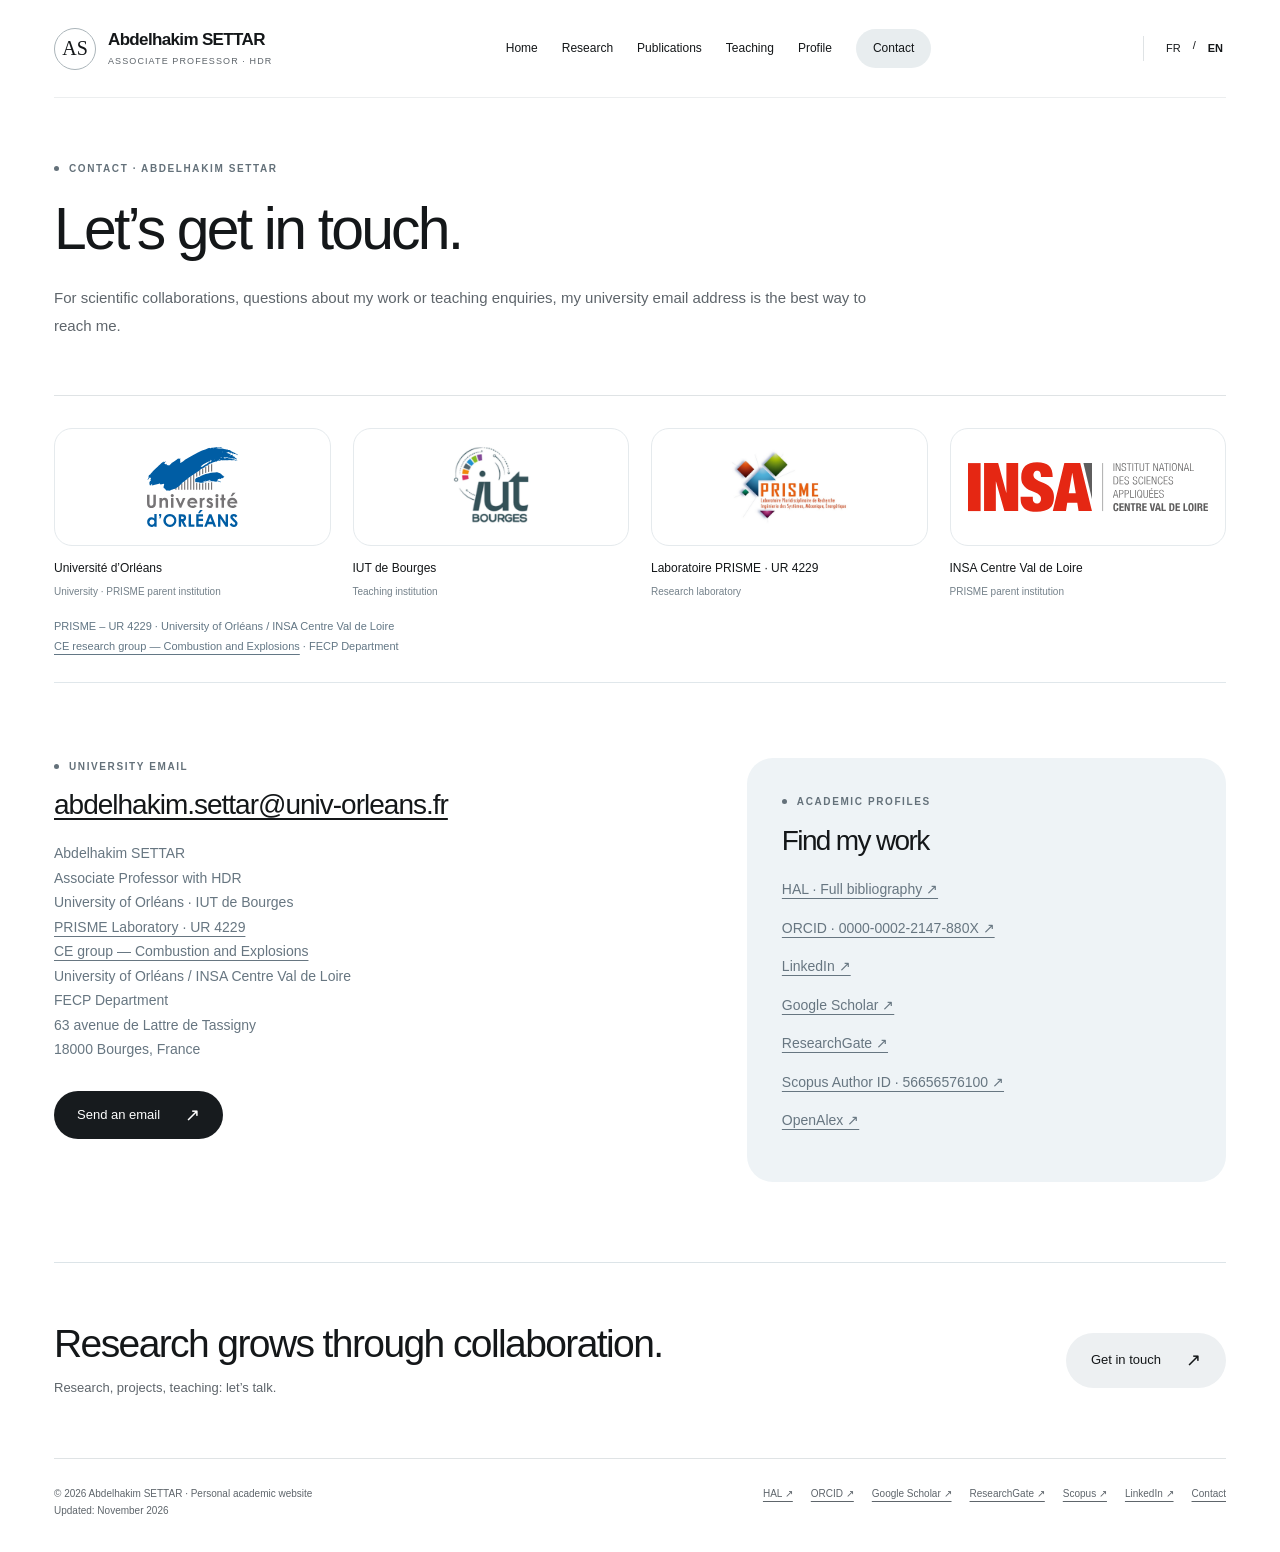
<file: en-contact.html>
<!doctype html><html lang="en"><head><meta charset="utf-8"><meta name="viewport" content="width=device-width,initial-scale=1"><title>Contact — Abdelhakim SETTAR</title><meta name="description" content="Contact Abdelhakim SETTAR at the University of Orléans, IUT de Bourges and PRISME Laboratory."><meta name="theme-color" content="#172c34"><link rel="canonical" href="https://abdelhakim-settar.github.io/en-contact.html"><link rel="alternate" hreflang="fr" href="https://abdelhakim-settar.github.io/fr-contact.html"><link rel="alternate" hreflang="en" href="https://abdelhakim-settar.github.io/en-contact.html"><link rel="alternate" hreflang="x-default" href="https://abdelhakim-settar.github.io/en-contact.html"><meta property="og:title" content="Contact — Abdelhakim SETTAR"><meta property="og:description" content="Contact Abdelhakim SETTAR at the University of Orléans, IUT de Bourges and PRISME Laboratory."><meta property="og:type" content="profile"><meta property="og:url" content="https://abdelhakim-settar.github.io/en-contact.html"><meta property="og:locale" content="en_GB"><link rel="icon" type="image/svg+xml" href="/favicon.svg"><link rel="stylesheet" href="/style.css"><script src="/app.js" defer></script><script type="application/ld+json">{"@context": "https://schema.org", "@type": "ProfilePage", "inLanguage": "en", "url": "https://abdelhakim-settar.github.io/en-contact.html", "name": "Contact — Abdelhakim Settar", "mainEntity": {"@type": "Person", "name": "Abdelhakim SETTAR", "jobTitle": "Associate Professor with HDR", "affiliation": [{"@type": "Organization", "name": "Université d’Orléans · IUT de Bourges", "url": "https://www.univ-orleans.fr/fr/iut-bourges"}, {"@type": "Organization", "name": "PRISME UR 4229 · Université d’Orléans / INSA Centre Val de Loire · FECP · CE — Combustion-Explosions", "url": "https://www.univ-orleans.fr/fr/prisme/la-recherche/departement-fecp/axe-combustion-explosions"}], "email": "mailto:abdelhakim.settar@univ-orleans.fr", "sameAs": ["https://cv.hal.science/abdelhakim-settar", "https://orcid.org/0000-0002-2147-880X", "https://www.linkedin.com/in/abdelhakim-settar-b4479660", "https://openalex.org/A5042702773", "https://scholar.google.fr/citations?user=sCTY_ZgAAAAJ&hl=fr", "https://www.researchgate.net/profile/Abdelhakim-Settar", "https://www.scopus.com/inward/authorDetails.url?authorID=56656576100&partnerID=MN8TOARS"], "knowsAbout": ["Thermochemistry", "Chemical kinetics", "Heat and mass transfer", "Catalytic methane steam reforming", "Thermal degradation", "Porous media", "Thermogravimetric analysis", "Computational fluid dynamics"], "image": "https://abdelhakim-settar.github.io/portrait-abdelhakim-settar.png"}}</script></head><body><a class="skip" href="#main">Skip to content</a><div class="shell"><header class="top"><a class="brand" href="/en.html"><span class="monogram" aria-hidden="true">AS</span><span><strong>Abdelhakim SETTAR</strong><small>Associate Professor · HDR</small></span></a><nav class="nav" aria-label="Main navigation"><a href="/en.html" >Home</a><a href="/en-research.html" >Research</a><a href="/en-publications.html" >Publications</a><a href="/en-teaching.html" >Teaching</a><a href="/en-profile.html" >Profile</a><a href="/en-contact.html" aria-current="page">Contact</a></nav><nav class="languages" aria-label="Language"><a href="/fr-contact.html" lang="fr" hreflang="fr" class="" >FR</a><span aria-hidden="true">/</span><a href="/en-contact.html" lang="en" hreflang="en" class="selected" aria-current="true">EN</a></nav></header><main id="main"><div class="page-head"><div class="eyebrow">Contact · Abdelhakim SETTAR</div><h1>Let’s get in touch.</h1><p>For scientific collaborations, questions about my work or teaching enquiries, my university email address is the best way to reach me.</p></div><div class="institution-logos" aria-label="Institutional affiliations"><a href="https://www.univ-orleans.fr/fr" class="institution-logo"><span class="logo-wrap "><img src="/logo-universite-orleans.svg" alt="Université d’Orléans" width="180" height="80" loading="lazy"></span><strong>Université d’Orléans</strong><small>University · PRISME parent institution</small></a><a href="https://www.univ-orleans.fr/fr/iut-bourges" class="institution-logo"><span class="logo-wrap "><img src="/logo-iut-bourges-couleur.png" alt="IUT de Bourges" width="180" height="80" loading="lazy"></span><strong>IUT de Bourges</strong><small>Teaching institution</small></a><a href="https://www.univ-orleans.fr/fr/prisme" class="institution-logo"><span class="logo-wrap "><img src="/logo-prisme-couleur.png" alt="Laboratoire PRISME · UR 4229" width="180" height="80" loading="lazy"></span><strong>Laboratoire PRISME · UR 4229</strong><small>Research laboratory</small></a><a href="https://www.insa-centrevaldeloire.fr/" class="institution-logo"><span class="logo-wrap "><img src="/logo-insa-cvl.svg" alt="INSA Centre Val de Loire" width="180" height="80" loading="lazy"></span><strong>INSA Centre Val de Loire</strong><small>PRISME parent institution</small></a></div><p class="affiliation-context">PRISME – UR 4229 · University of Orléans / INSA Centre Val de Loire<br><a href="https://www.univ-orleans.fr/fr/prisme/la-recherche/departement-fecp/axe-combustion-explosions">CE research group — Combustion and Explosions</a> · FECP Department</p><div class="contact-grid"><section><div class="eyebrow">University email</div><h2 class="email"><a href="mailto:abdelhakim.settar@univ-orleans.fr">abdelhakim.settar@univ-orleans.fr</a></h2><p>Abdelhakim SETTAR<br>Associate Professor with HDR<br>University of Orléans · IUT de Bourges<br><a href="https://www.univ-orleans.fr/fr/prisme">PRISME Laboratory · UR 4229</a><br><a href="https://www.univ-orleans.fr/fr/prisme/la-recherche/departement-fecp/axe-combustion-explosions">CE group — Combustion and Explosions</a><br>University of Orléans / INSA Centre Val de Loire<br>FECP Department<br>63 avenue de Lattre de Tassigny<br>18000 Bourges, France</p><div class="actions"><a class="button primary" href="mailto:abdelhakim.settar@univ-orleans.fr" >Send an email<span class="arrow" aria-hidden="true">↗</span></a></div></section><section class="contact-box"><div class="eyebrow">Academic profiles</div><h2>Find my work</h2><p><a href="https://cv.hal.science/abdelhakim-settar">HAL · Full bibliography ↗</a></p><p><a href="https://orcid.org/0000-0002-2147-880X">ORCID · 0000-0002-2147-880X ↗</a></p><p><a href="https://www.linkedin.com/in/abdelhakim-settar-b4479660">LinkedIn ↗</a></p><p><a href="https://scholar.google.fr/citations?user=sCTY_ZgAAAAJ&amp;hl=fr">Google Scholar ↗</a></p><p><a href="https://www.researchgate.net/profile/Abdelhakim-Settar">ResearchGate ↗</a></p><p><a href="https://www.scopus.com/inward/authorDetails.url?authorID=56656576100&amp;partnerID=MN8TOARS">Scopus Author ID · 56656576100 ↗</a></p><p><a href="https://openalex.org/A5042702773">OpenAlex ↗</a></p></section></div></main><footer><div class="footer-cta"><div><h2>Research grows through collaboration.</h2><p>Research, projects, teaching: let’s talk.</p></div><a class="button " href="/en-contact.html" >Get in touch<span class="arrow" aria-hidden="true">↗</span></a></div><section class="site-traffic" data-site-traffic hidden aria-label="Site visits"><div class="traffic-total"><span class="eyebrow">Site visits</span><strong data-traffic-count aria-live="polite">…</strong><span>visits · entire site</span><small data-traffic-since></small></div><div class="traffic-info"><p>Public statistics, without cookies.</p><a data-traffic-dashboard target="_blank" rel="noopener">Open statistics ↗</a><small>GoatCounter</small></div><details class="traffic-countries"><summary>View visits by country</summary><p>The dashboard shows the geographical breakdown and page views.</p></details></section><div class="bottom"><div>© 2026 Abdelhakim SETTAR · Personal academic website<br>Updated: November 2026</div><div><a href="https://cv.hal.science/abdelhakim-settar">HAL ↗</a><a href="https://orcid.org/0000-0002-2147-880X">ORCID ↗</a><a href="https://scholar.google.fr/citations?user=sCTY_ZgAAAAJ&amp;hl=fr">Google Scholar ↗</a><a href="https://www.researchgate.net/profile/Abdelhakim-Settar">ResearchGate ↗</a><a href="https://www.scopus.com/inward/authorDetails.url?authorID=56656576100&amp;partnerID=MN8TOARS">Scopus ↗</a><a href="https://www.linkedin.com/in/abdelhakim-settar-b4479660/">LinkedIn ↗</a><a href="/en-contact.html">Contact</a></div></div></footer></div></body></html>
</file>
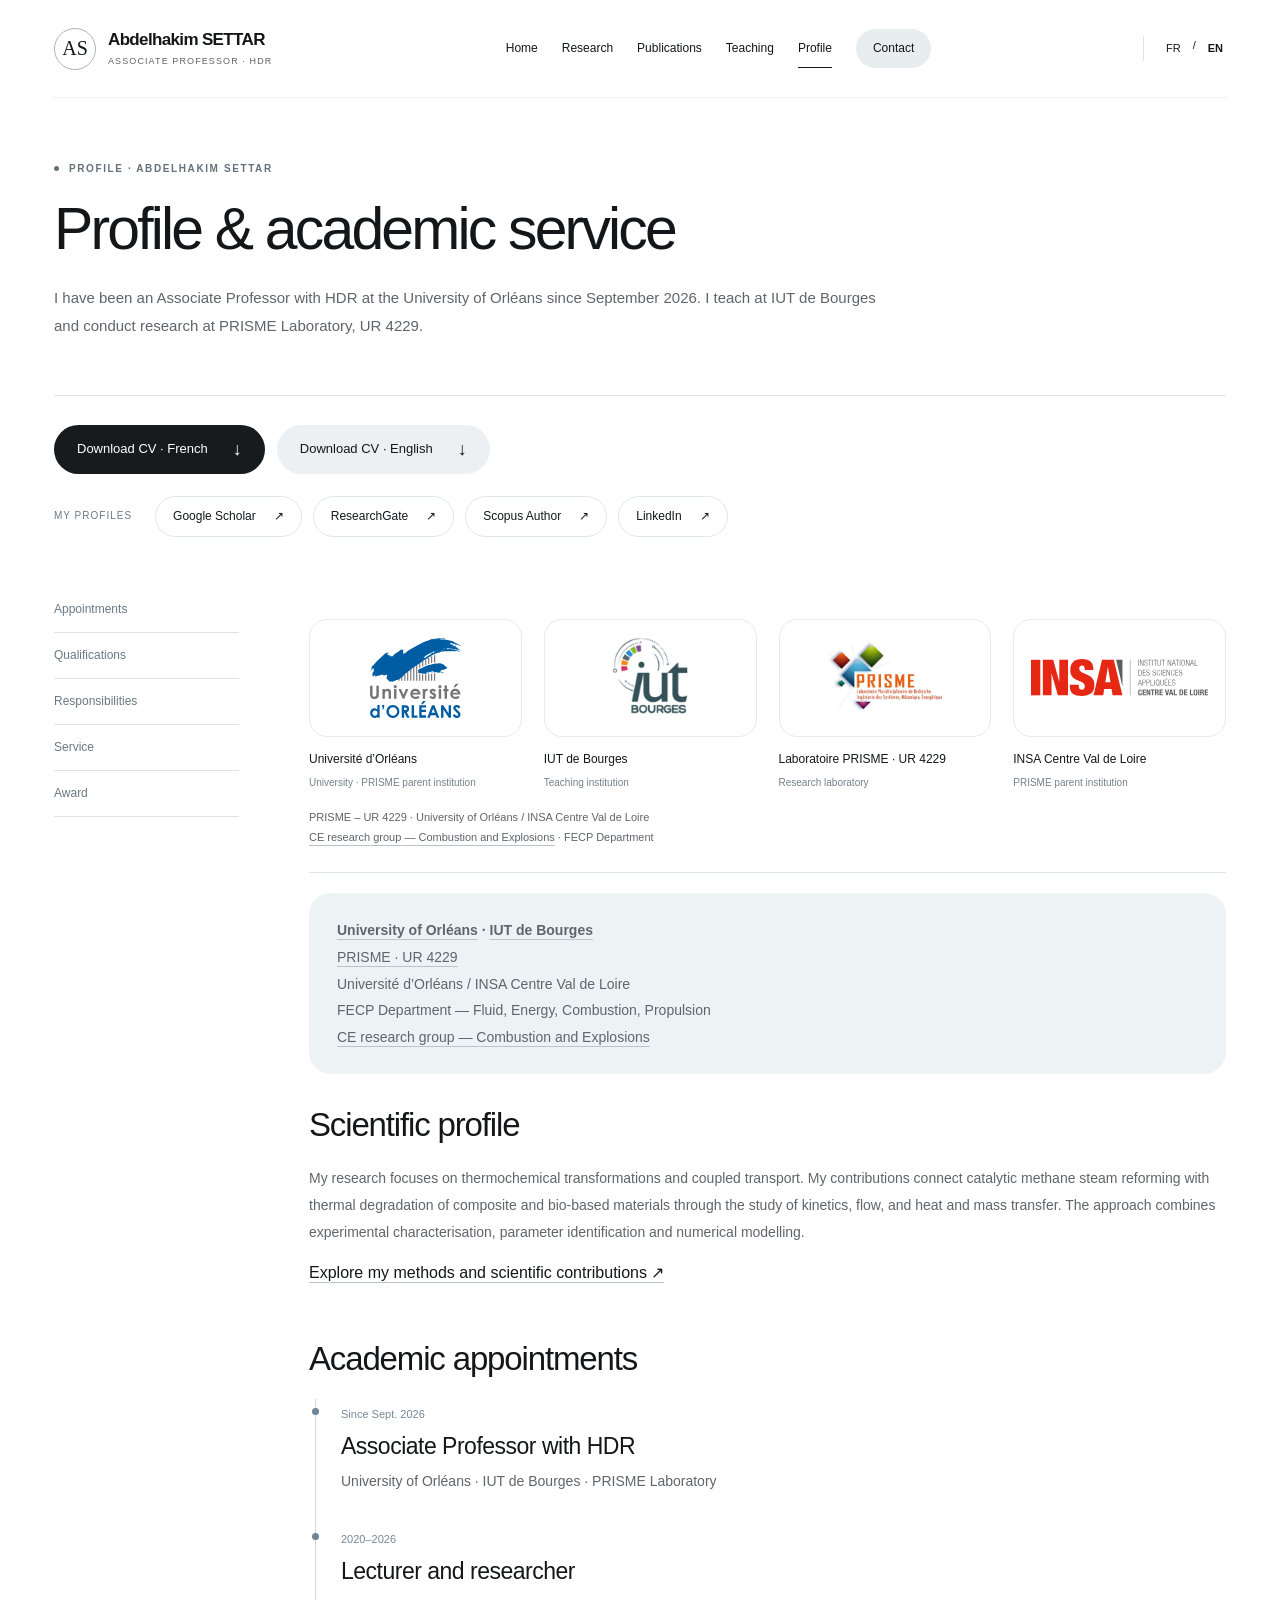
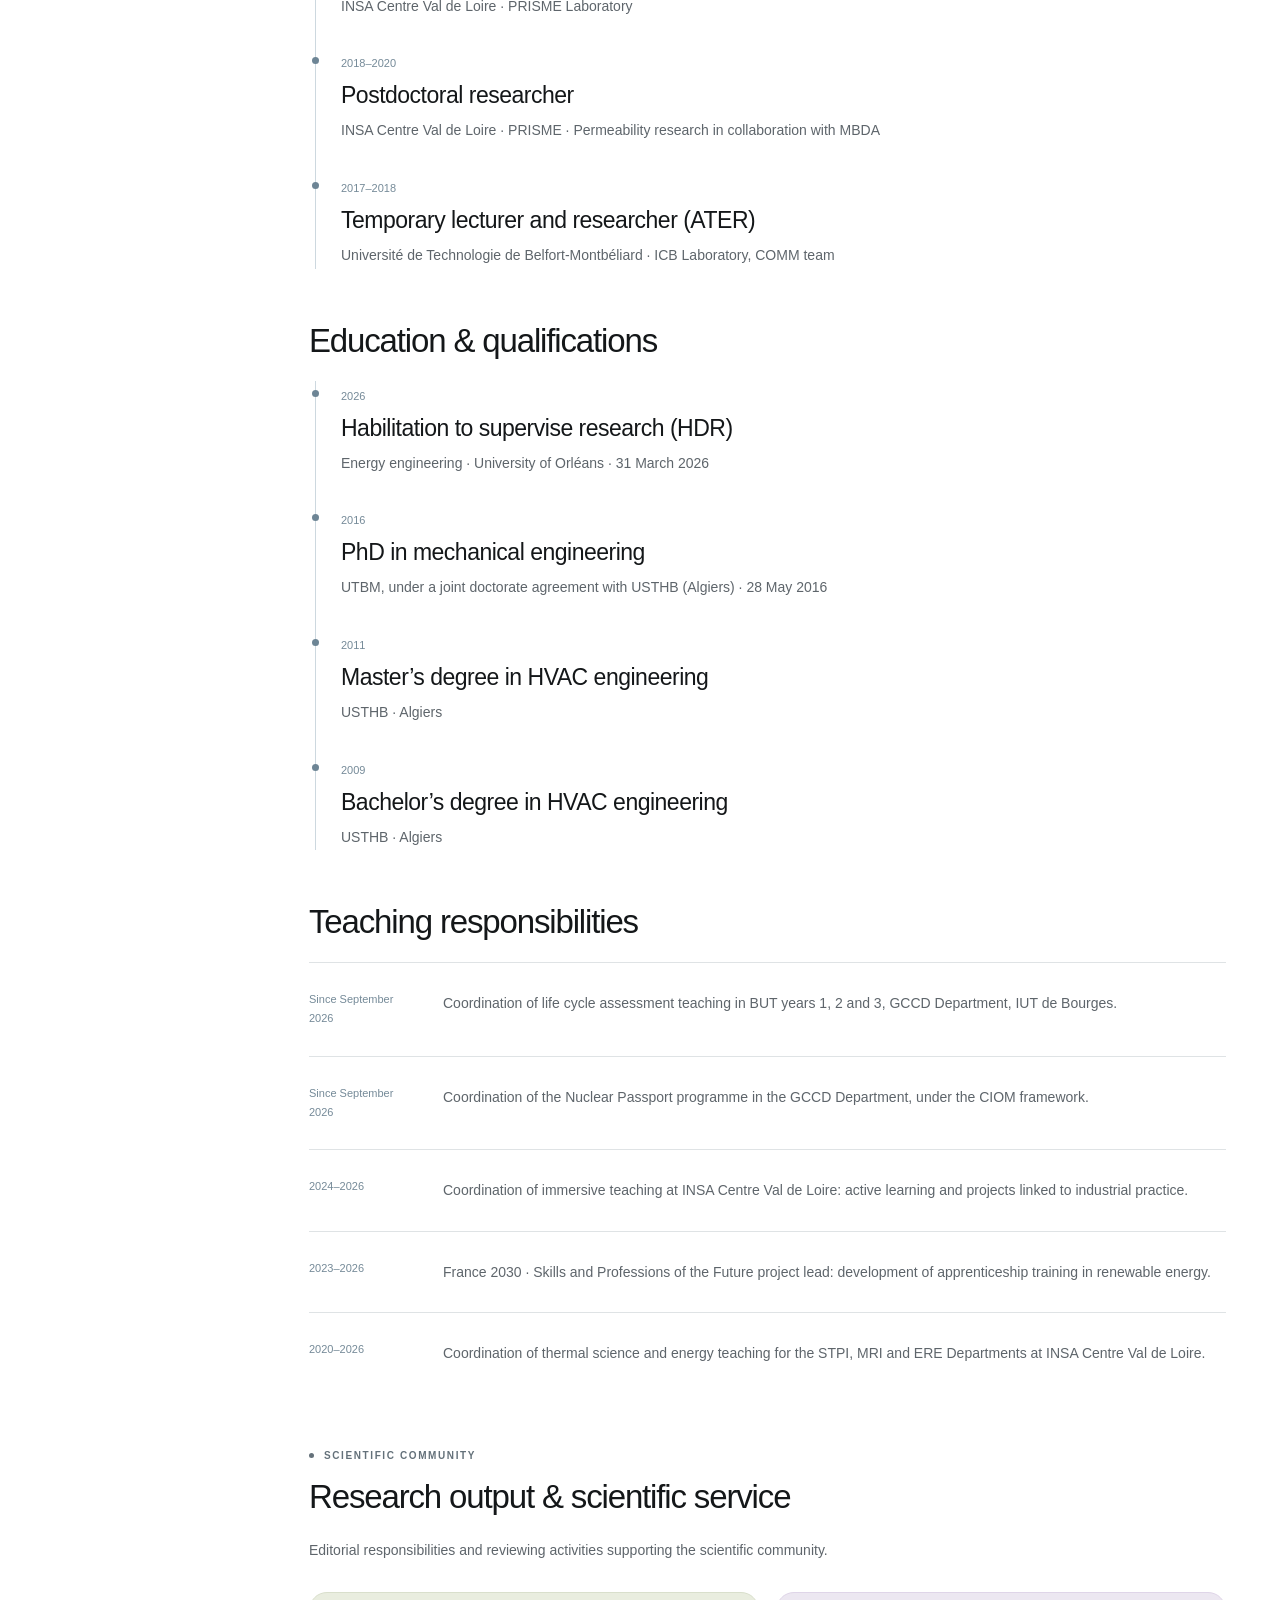
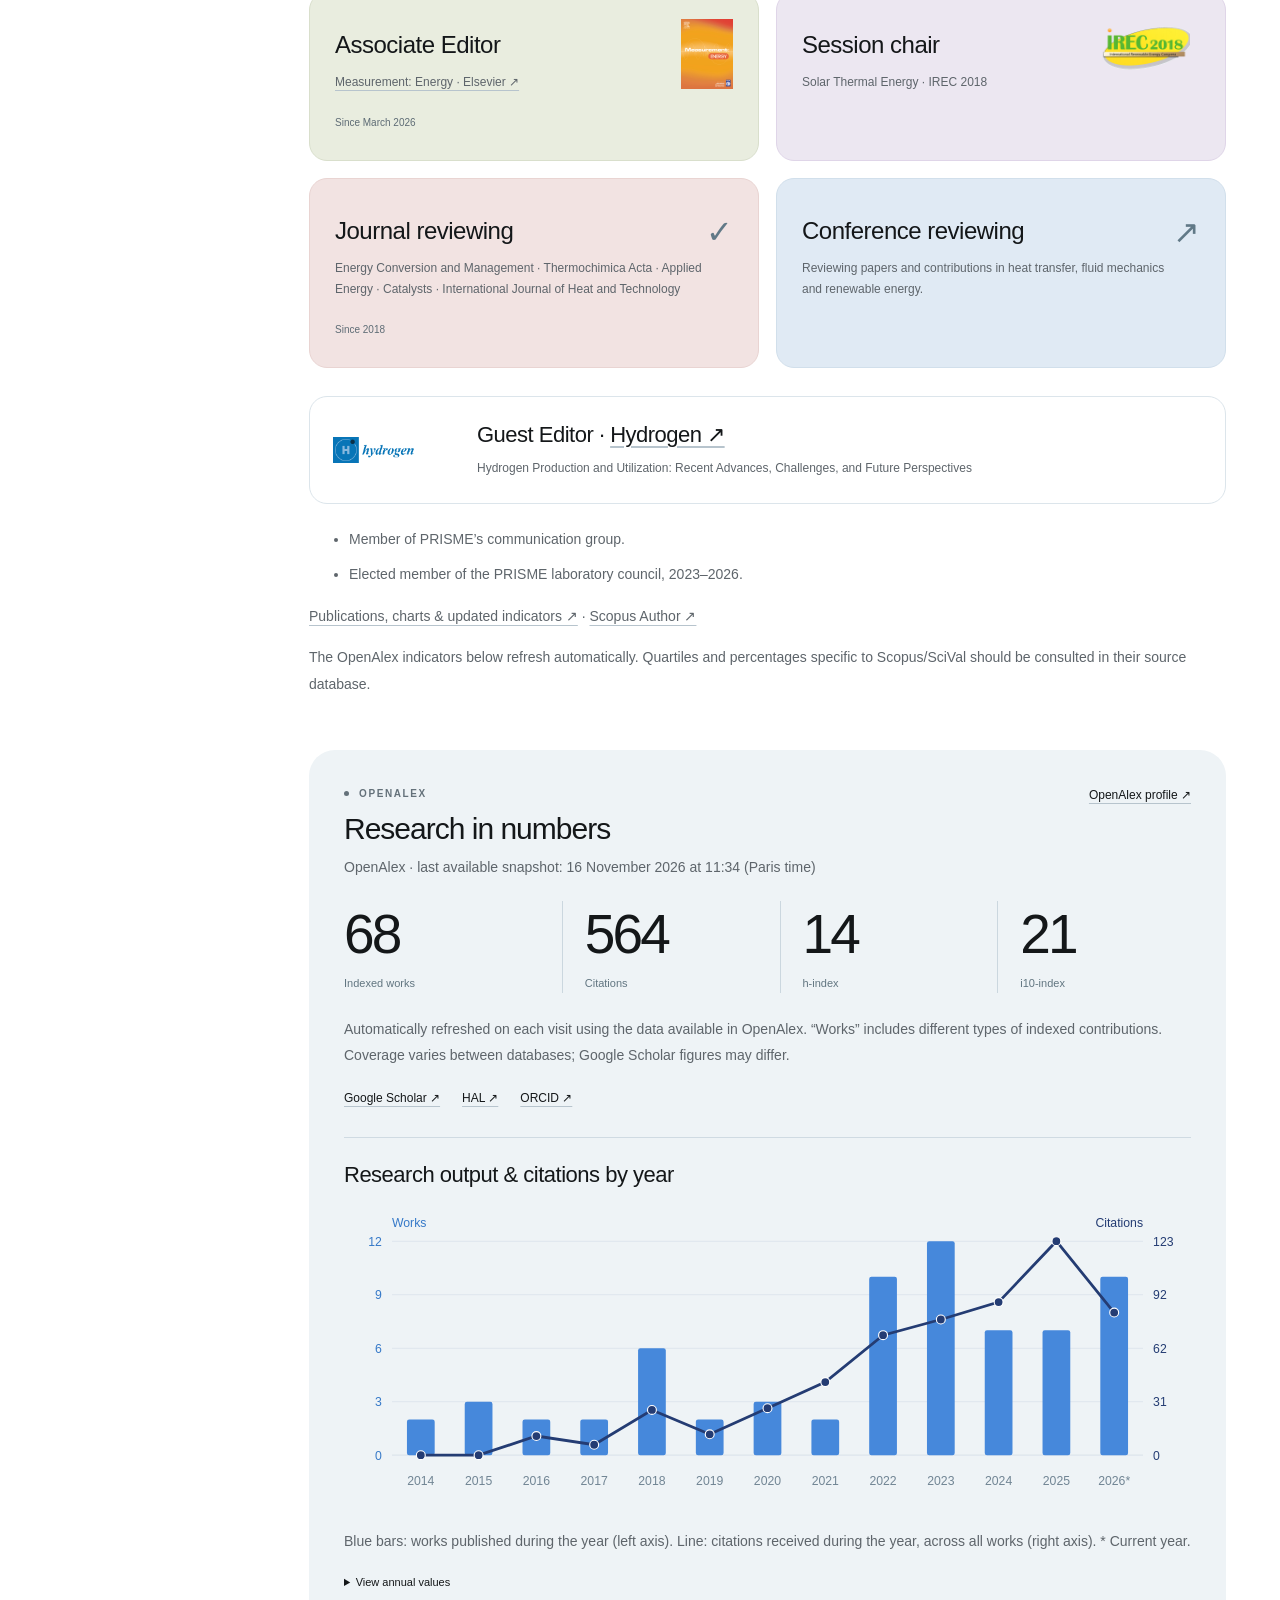
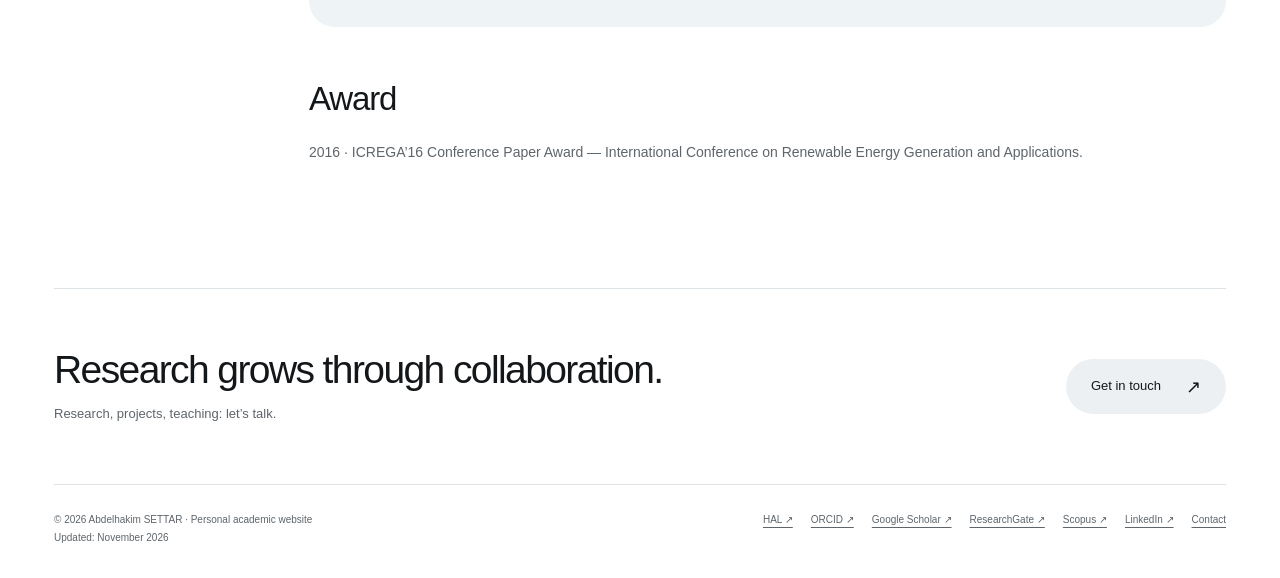
<file: en-profile.html>
<!doctype html><html lang="en"><head><meta charset="utf-8"><meta name="viewport" content="width=device-width,initial-scale=1"><title>Profile — Abdelhakim SETTAR</title><meta name="description" content="Academic profile, qualifications, English and French CVs and scientific service of Abdelhakim SETTAR, Associate Professor with HDR."><meta name="theme-color" content="#172c34"><link rel="canonical" href="https://abdelhakim-settar.github.io/en-profile.html"><link rel="alternate" hreflang="fr" href="https://abdelhakim-settar.github.io/fr-parcours.html"><link rel="alternate" hreflang="en" href="https://abdelhakim-settar.github.io/en-profile.html"><link rel="alternate" hreflang="x-default" href="https://abdelhakim-settar.github.io/en-profile.html"><meta property="og:title" content="Profile — Abdelhakim SETTAR"><meta property="og:description" content="Academic profile, qualifications, English and French CVs and scientific service of Abdelhakim SETTAR, Associate Professor with HDR."><meta property="og:type" content="profile"><meta property="og:url" content="https://abdelhakim-settar.github.io/en-profile.html"><meta property="og:locale" content="en_GB"><link rel="icon" type="image/svg+xml" href="/favicon.svg"><link rel="stylesheet" href="/style.css"><script src="/app.js" defer></script><script type="application/ld+json">{"@context": "https://schema.org", "@type": "ProfilePage", "inLanguage": "en", "url": "https://abdelhakim-settar.github.io/en-profile.html", "name": "Profile — Abdelhakim Settar", "mainEntity": {"@type": "Person", "name": "Abdelhakim SETTAR", "jobTitle": "Associate Professor with HDR", "affiliation": [{"@type": "Organization", "name": "Université d’Orléans · IUT de Bourges", "url": "https://www.univ-orleans.fr/fr/iut-bourges"}, {"@type": "Organization", "name": "PRISME UR 4229 · Université d’Orléans / INSA Centre Val de Loire · FECP · CE — Combustion-Explosions", "url": "https://www.univ-orleans.fr/fr/prisme/la-recherche/departement-fecp/axe-combustion-explosions"}], "email": "mailto:abdelhakim.settar@univ-orleans.fr", "sameAs": ["https://cv.hal.science/abdelhakim-settar", "https://orcid.org/0000-0002-2147-880X", "https://www.linkedin.com/in/abdelhakim-settar-b4479660", "https://openalex.org/A5042702773", "https://scholar.google.fr/citations?user=sCTY_ZgAAAAJ&hl=fr", "https://www.researchgate.net/profile/Abdelhakim-Settar", "https://www.scopus.com/inward/authorDetails.url?authorID=56656576100&partnerID=MN8TOARS"], "knowsAbout": ["Thermochemistry", "Chemical kinetics", "Heat and mass transfer", "Catalytic methane steam reforming", "Thermal degradation", "Porous media", "Thermogravimetric analysis", "Computational fluid dynamics"], "image": "https://abdelhakim-settar.github.io/portrait-abdelhakim-settar.png"}}</script></head><body><a class="skip" href="#main">Skip to content</a><div class="shell"><header class="top"><a class="brand" href="/en.html"><span class="monogram" aria-hidden="true">AS</span><span><strong>Abdelhakim SETTAR</strong><small>Associate Professor · HDR</small></span></a><nav class="nav" aria-label="Main navigation"><a href="/en.html" >Home</a><a href="/en-research.html" >Research</a><a href="/en-publications.html" >Publications</a><a href="/en-teaching.html" >Teaching</a><a href="/en-profile.html" aria-current="page">Profile</a><a href="/en-contact.html" >Contact</a></nav><nav class="languages" aria-label="Language"><a href="/fr-parcours.html" lang="fr" hreflang="fr" class="" >FR</a><span aria-hidden="true">/</span><a href="/en-profile.html" lang="en" hreflang="en" class="selected" aria-current="true">EN</a></nav></header><main id="main"><div class="page-head"><div class="eyebrow">Profile · Abdelhakim SETTAR</div><h1>Profile & academic service</h1><p>I have been an Associate Professor with HDR at the University of Orléans since September 2026. I teach at IUT de Bourges and conduct research at PRISME Laboratory, UR 4229.</p></div><div class="actions"><a class="button primary" href="/cv-abdelhakim-settar-fr.pdf" download>Download CV · French<span class="arrow" aria-hidden="true">↓</span></a><a class="button " href="/cv-abdelhakim-settar-en.pdf" download>Download CV · English<span class="arrow" aria-hidden="true">↓</span></a></div><div class="profile-links" aria-label="Scientific and professional profiles"><span class="profile-links-label">My profiles</span><a href="https://scholar.google.fr/citations?user=sCTY_ZgAAAAJ&amp;hl=fr">Google Scholar <span aria-hidden="true">↗</span></a><a href="https://www.researchgate.net/profile/Abdelhakim-Settar">ResearchGate <span aria-hidden="true">↗</span></a><a href="https://www.scopus.com/inward/authorDetails.url?authorID=56656576100&amp;partnerID=MN8TOARS">Scopus Author <span aria-hidden="true">↗</span></a><a href="https://www.linkedin.com/in/abdelhakim-settar-b4479660/">LinkedIn <span aria-hidden="true">↗</span></a></div><div class="layout"><nav class="side" aria-label="On this page"><a href="#appointments">Appointments</a><a href="#degrees">Qualifications</a><a href="#responsibilities">Responsibilities</a><a href="#service">Service</a><a href="#award">Award</a></nav><div class="content"><div class="institution-logos" aria-label="Institutional affiliations"><a href="https://www.univ-orleans.fr/fr" class="institution-logo"><span class="logo-wrap "><img src="/logo-universite-orleans.svg" alt="Université d’Orléans" width="180" height="80" loading="lazy"></span><strong>Université d’Orléans</strong><small>University · PRISME parent institution</small></a><a href="https://www.univ-orleans.fr/fr/iut-bourges" class="institution-logo"><span class="logo-wrap "><img src="/logo-iut-bourges-couleur.png" alt="IUT de Bourges" width="180" height="80" loading="lazy"></span><strong>IUT de Bourges</strong><small>Teaching institution</small></a><a href="https://www.univ-orleans.fr/fr/prisme" class="institution-logo"><span class="logo-wrap "><img src="/logo-prisme-couleur.png" alt="Laboratoire PRISME · UR 4229" width="180" height="80" loading="lazy"></span><strong>Laboratoire PRISME · UR 4229</strong><small>Research laboratory</small></a><a href="https://www.insa-centrevaldeloire.fr/" class="institution-logo"><span class="logo-wrap "><img src="/logo-insa-cvl.svg" alt="INSA Centre Val de Loire" width="180" height="80" loading="lazy"></span><strong>INSA Centre Val de Loire</strong><small>PRISME parent institution</small></a></div><p class="affiliation-context">PRISME – UR 4229 · University of Orléans / INSA Centre Val de Loire<br><a href="https://www.univ-orleans.fr/fr/prisme/la-recherche/departement-fecp/axe-combustion-explosions">CE research group — Combustion and Explosions</a> · FECP Department</p><div class="academic-affiliation"><p><strong><a href="https://www.univ-orleans.fr/fr">University of Orléans</a> · <a href="https://www.univ-orleans.fr/fr/iut-bourges">IUT de Bourges</a></strong><br><a href="https://www.univ-orleans.fr/fr/prisme">PRISME · UR 4229</a><br>Université d’Orléans / INSA Centre Val de Loire<br>FECP Department — Fluid, Energy, Combustion, Propulsion<br><a href="https://www.univ-orleans.fr/fr/prisme/la-recherche/departement-fecp/axe-combustion-explosions">CE research group — Combustion and Explosions</a></p></div><section id="scientific-profile"><h2>Scientific profile</h2><p>My research focuses on thermochemical transformations and coupled transport. My contributions connect catalytic methane steam reforming with thermal degradation of composite and bio-based materials through the study of kinetics, flow, and heat and mass transfer. The approach combines experimental characterisation, parameter identification and numerical modelling.</p><a href="/en-research.html">Explore my methods and scientific contributions ↗</a></section><section id="appointments"><h2>Academic appointments</h2><div class="timeline"><article><span class="date">Since Sept. 2026</span><h3>Associate Professor with HDR</h3><p>University of Orléans · IUT de Bourges · PRISME Laboratory</p></article><article><span class="date">2020–2026</span><h3>Lecturer and researcher</h3><p>INSA Centre Val de Loire · PRISME Laboratory</p></article><article><span class="date">2018–2020</span><h3>Postdoctoral researcher</h3><p>INSA Centre Val de Loire · PRISME · Permeability research in collaboration with MBDA</p></article><article><span class="date">2017–2018</span><h3>Temporary lecturer and researcher (ATER)</h3><p>Université de Technologie de Belfort-Montbéliard · ICB Laboratory, COMM team</p></article></div></section><section id="degrees"><h2>Education & qualifications</h2><div class="timeline"><article><span class="date">2026</span><h3>Habilitation to supervise research (HDR)</h3><p>Energy engineering · University of Orléans · 31 March 2026</p></article><article><span class="date">2016</span><h3>PhD in mechanical engineering</h3><p>UTBM, under a joint doctorate agreement with USTHB (Algiers) · 28 May 2016</p></article><article><span class="date">2011</span><h3>Master’s degree in HVAC engineering</h3><p>USTHB · Algiers</p></article><article><span class="date">2009</span><h3>Bachelor’s degree in HVAC engineering</h3><p>USTHB · Algiers</p></article></div></section><section id="responsibilities"><h2>Teaching responsibilities</h2><article class="project"><span class="date">Since September 2026</span><div><p>Coordination of life cycle assessment teaching in BUT years 1, 2 and 3, GCCD Department, IUT de Bourges.</p></div></article><article class="project"><span class="date">Since September 2026</span><div><p>Coordination of the Nuclear Passport programme in the GCCD Department, under the CIOM framework.</p></div></article><article class="project"><span class="date">2024–2026</span><div><p>Coordination of immersive teaching at INSA Centre Val de Loire: active learning and projects linked to industrial practice.</p></div></article><article class="project"><span class="date">2023–2026</span><div><p>France 2030 · Skills and Professions of the Future project lead: development of apprenticeship training in renewable energy.</p></div></article><article class="project"><span class="date">2020–2026</span><div><p>Coordination of thermal science and energy teaching for the STPI, MRI and ERE Departments at INSA Centre Val de Loire.</p></div></article></section><section id="service"><div class="eyebrow">Scientific community</div><h2>Research output & scientific service</h2><p>Editorial responsibilities and reviewing activities supporting the scientific community.</p><div class="service-grid"><article><img class="service-cover" src="/journal-measurement-energy.jpg" alt="Measurement: Energy" loading="lazy"><h3>Associate Editor</h3><p><a href="https://www.sciencedirect.com/journal/measurement-energy">Measurement: Energy · Elsevier ↗</a></p><small>Since March 2026</small></article><article><img class="service-congress" src="/logo-irec-2018.png" alt="IREC 2018" loading="lazy"><h3>Session chair</h3><p>Solar Thermal Energy · IREC 2018</p></article><article><span class="service-symbol" aria-hidden="true">✓</span><h3>Journal reviewing</h3><p>Energy Conversion and Management · Thermochimica Acta · Applied Energy · Catalysts · International Journal of Heat and Technology</p><small>Since 2018</small></article><article><span class="service-symbol" aria-hidden="true">↗</span><h3>Conference reviewing</h3><p>Reviewing papers and contributions in heat transfer, fluid mechanics and renewable energy.</p></article></div><div class="editorial-extra"><img src="/journal-hydrogen.png" alt="Hydrogen" loading="lazy"><div><h3>Guest Editor · <a href="https://www.mdpi.com/journal/hydrogen">Hydrogen ↗</a></h3><p>Hydrogen Production and Utilization: Recent Advances, Challenges, and Future Perspectives</p></div></div><ul><li>Member of PRISME’s communication group.</li><li>Elected member of the PRISME laboratory council, 2023–2026.</li></ul><p><a href="/en-publications.html#production-scientifique">Publications, charts & updated indicators ↗</a> · <a href="https://www.scopus.com/inward/authorDetails.url?authorID=56656576100&amp;partnerID=MN8TOARS">Scopus Author ↗</a></p><p class="minor">The OpenAlex indicators below refresh automatically. Quartiles and percentages specific to Scopus/SciVal should be consulted in their source database.</p></section><section class="metrics-panel " data-bibliometrics aria-label="OpenAlex bibliometrics"><div class="metrics-header"><div><div class="eyebrow">OpenAlex</div><h2>Research in numbers</h2></div><a href="https://openalex.org/A5042702773">OpenAlex profile ↗</a></div><p class="metrics-status" data-metrics-status role="status">OpenAlex · last available snapshot: 16 November 2026</p><div class="metrics-grid"><div class="metric"><strong class="metric-value" data-metric="works">68</strong><span class="metric-label">Indexed works</span></div><div class="metric"><strong class="metric-value" data-metric="citations">564</strong><span class="metric-label">Citations</span></div><div class="metric"><strong class="metric-value" data-metric="h">14</strong><span class="metric-label">h-index</span></div><div class="metric"><strong class="metric-value" data-metric="i10">21</strong><span class="metric-label">i10-index</span></div></div><p class="metrics-note">Automatically refreshed on each visit using the data available in OpenAlex. “Works” includes different types of indexed contributions. Coverage varies between databases; Google Scholar figures may differ.</p><div class="metrics-links"><a href="https://scholar.google.fr/citations?user=sCTY_ZgAAAAJ&amp;hl=fr">Google Scholar ↗</a><a href="https://cv.hal.science/abdelhakim-settar">HAL ↗</a><a href="https://orcid.org/0000-0002-2147-880X">ORCID ↗</a></div><div class="output-trend"><h3>Research output & citations by year</h3><div class="annual-chart-scroll"><div data-output-trends></div></div><p class="metrics-note">Blue bars: works published during the year (left axis). Line: citations received during the year, across all works (right axis). * Current year.</p><details><summary>View annual values</summary><table class="annual-values"><thead><tr><th>Year</th><th>Works</th><th>Citations</th></tr></thead><tbody data-output-years><tr><th scope="row">2014</th><td>2</td><td>0</td></tr><tr><th scope="row">2015</th><td>3</td><td>0</td></tr><tr><th scope="row">2016</th><td>2</td><td>11</td></tr><tr><th scope="row">2017</th><td>2</td><td>6</td></tr><tr><th scope="row">2018</th><td>6</td><td>26</td></tr><tr><th scope="row">2019</th><td>2</td><td>12</td></tr><tr><th scope="row">2020</th><td>3</td><td>27</td></tr><tr><th scope="row">2021</th><td>2</td><td>42</td></tr><tr><th scope="row">2022</th><td>10</td><td>69</td></tr><tr><th scope="row">2023</th><td>12</td><td>78</td></tr><tr><th scope="row">2024</th><td>7</td><td>88</td></tr><tr><th scope="row">2025</th><td>7</td><td>123</td></tr><tr><th scope="row">2026</th><td>10</td><td>82</td></tr></tbody></table></details></div></section><script type="application/json" id="bibliometrics-snapshot">{"retrieved_at": "2026-11-16T10:34:13.700385+00:00", "data": {"id": "https://openalex.org/A5042702773", "display_name": "Abdelhakim Settar", "orcid": "https://orcid.org/0000-0002-2147-880X", "works_count": 68, "cited_by_count": 564, "summary_stats": {"2yr_mean_citedness": 2.375, "h_index": 14, "i10_index": 21}, "counts_by_year": [{"year": 2014, "works_count": 2, "oa_works_count": 0, "cited_by_count": 0}, {"year": 2015, "works_count": 3, "oa_works_count": 1, "cited_by_count": 0}, {"year": 2016, "works_count": 2, "oa_works_count": 1, "cited_by_count": 11}, {"year": 2017, "works_count": 2, "oa_works_count": 0, "cited_by_count": 6}, {"year": 2018, "works_count": 6, "oa_works_count": 1, "cited_by_count": 26}, {"year": 2019, "works_count": 2, "oa_works_count": 1, "cited_by_count": 12}, {"year": 2020, "works_count": 3, "oa_works_count": 1, "cited_by_count": 27}, {"year": 2021, "works_count": 2, "oa_works_count": 1, "cited_by_count": 42}, {"year": 2022, "works_count": 10, "oa_works_count": 5, "cited_by_count": 69}, {"year": 2023, "works_count": 12, "oa_works_count": 6, "cited_by_count": 78}, {"year": 2024, "works_count": 7, "oa_works_count": 2, "cited_by_count": 88}, {"year": 2025, "works_count": 7, "oa_works_count": 3, "cited_by_count": 123}, {"year": 2026, "works_count": 10, "oa_works_count": 7, "cited_by_count": 82}]}}</script><section id="award"><h2>Award</h2><p>2016 · ICREGA’16 Conference Paper Award — International Conference on Renewable Energy Generation and Applications.</p></section></div></div></main><footer><div class="footer-cta"><div><h2>Research grows through collaboration.</h2><p>Research, projects, teaching: let’s talk.</p></div><a class="button " href="/en-contact.html" >Get in touch<span class="arrow" aria-hidden="true">↗</span></a></div><section class="site-traffic" data-site-traffic hidden aria-label="Site visits"><div class="traffic-total"><span class="eyebrow">Site visits</span><strong data-traffic-count aria-live="polite">…</strong><span>visits · entire site</span><small data-traffic-since></small></div><div class="traffic-info"><p>Public statistics, without cookies.</p><a data-traffic-dashboard target="_blank" rel="noopener">Open statistics ↗</a><small>GoatCounter</small></div><details class="traffic-countries"><summary>View visits by country</summary><p>The dashboard shows the geographical breakdown and page views.</p></details></section><div class="bottom"><div>© 2026 Abdelhakim SETTAR · Personal academic website<br>Updated: November 2026</div><div><a href="https://cv.hal.science/abdelhakim-settar">HAL ↗</a><a href="https://orcid.org/0000-0002-2147-880X">ORCID ↗</a><a href="https://scholar.google.fr/citations?user=sCTY_ZgAAAAJ&amp;hl=fr">Google Scholar ↗</a><a href="https://www.researchgate.net/profile/Abdelhakim-Settar">ResearchGate ↗</a><a href="https://www.scopus.com/inward/authorDetails.url?authorID=56656576100&amp;partnerID=MN8TOARS">Scopus ↗</a><a href="https://www.linkedin.com/in/abdelhakim-settar-b4479660/">LinkedIn ↗</a><a href="/en-contact.html">Contact</a></div></div></footer></div></body></html>
</file>
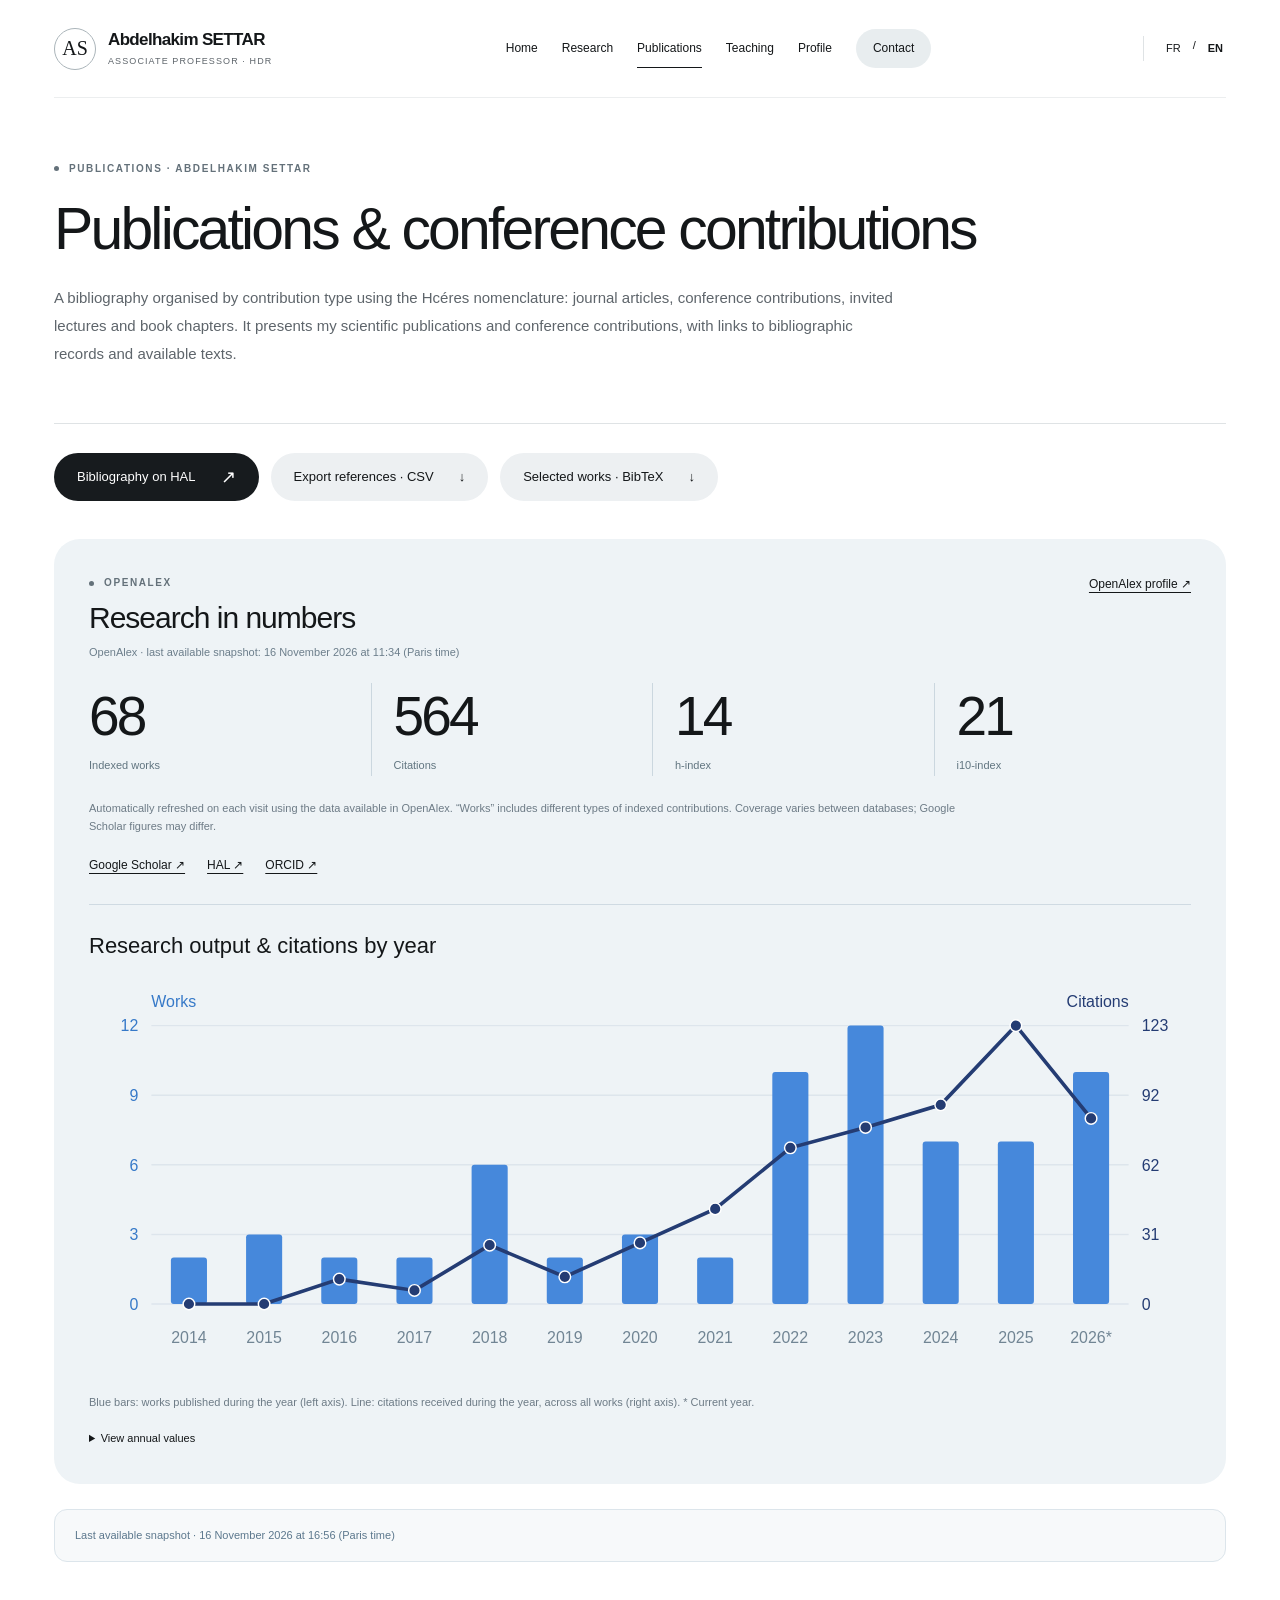
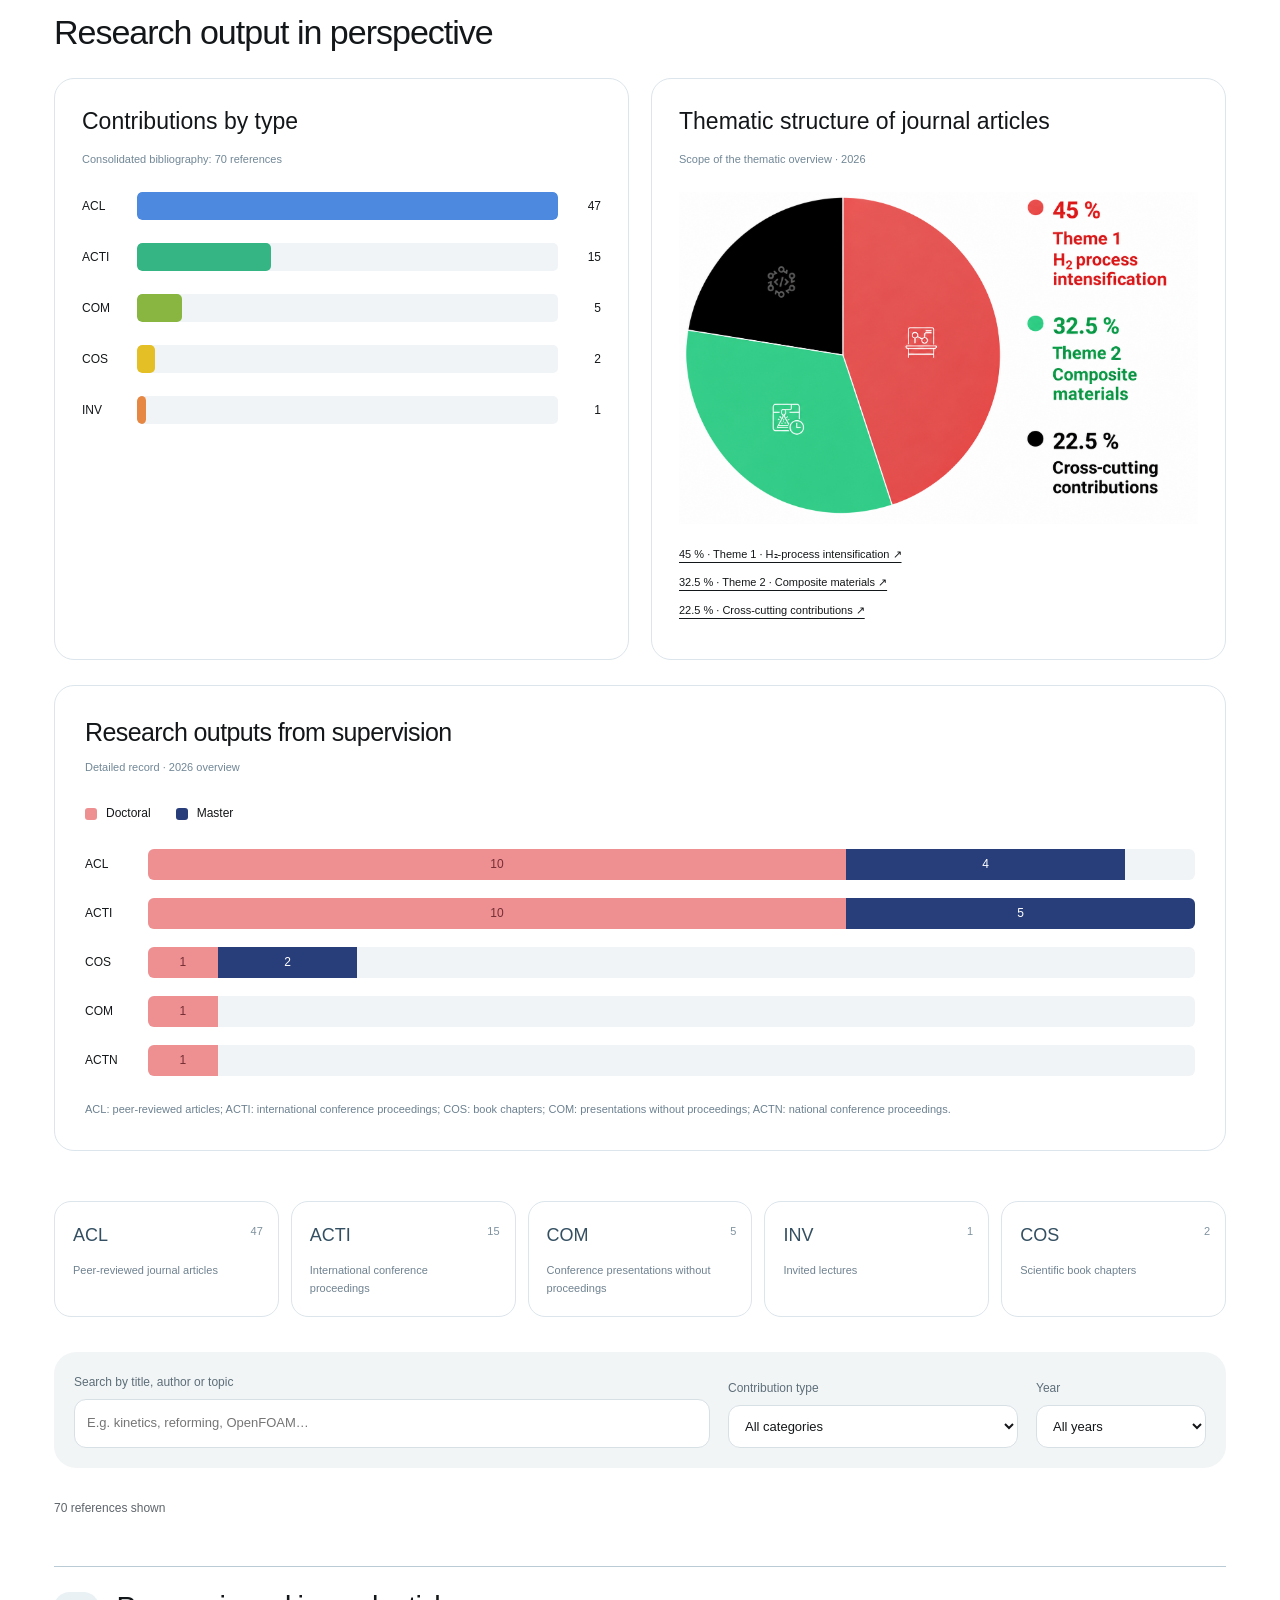
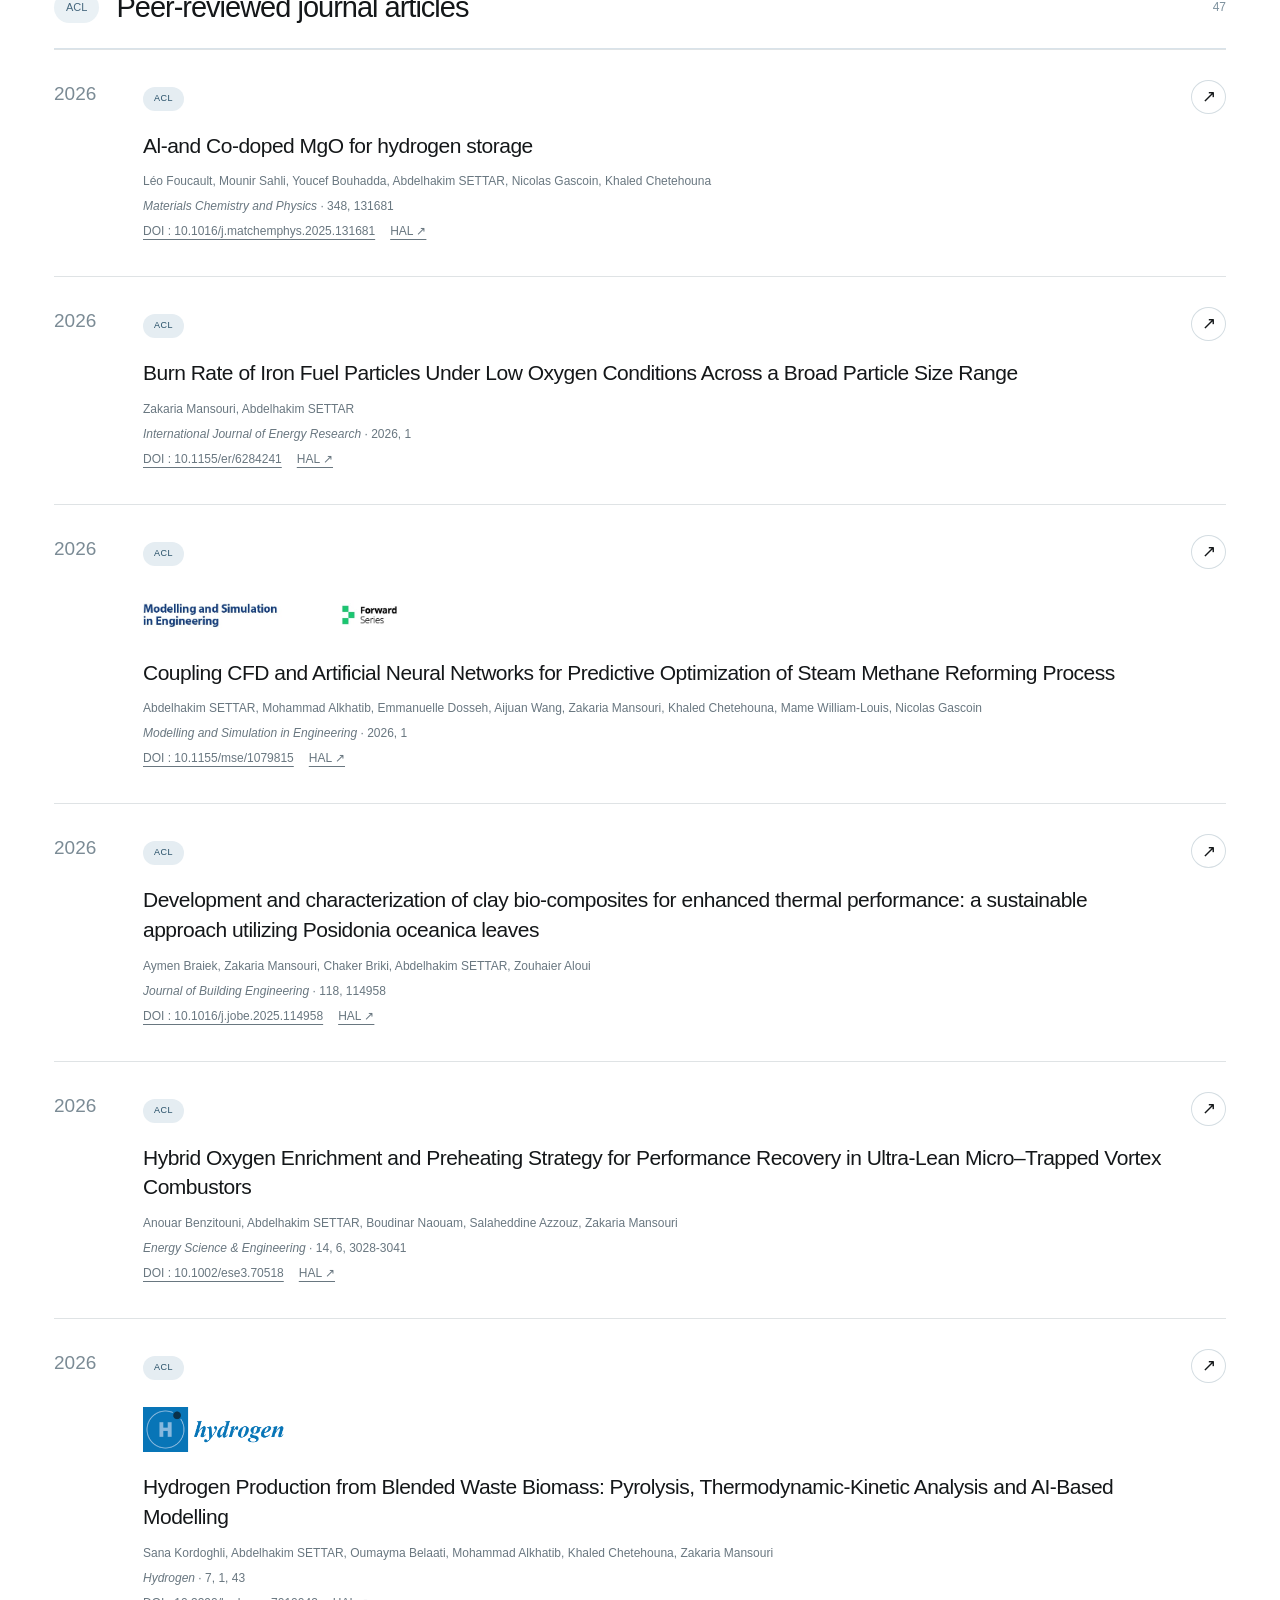
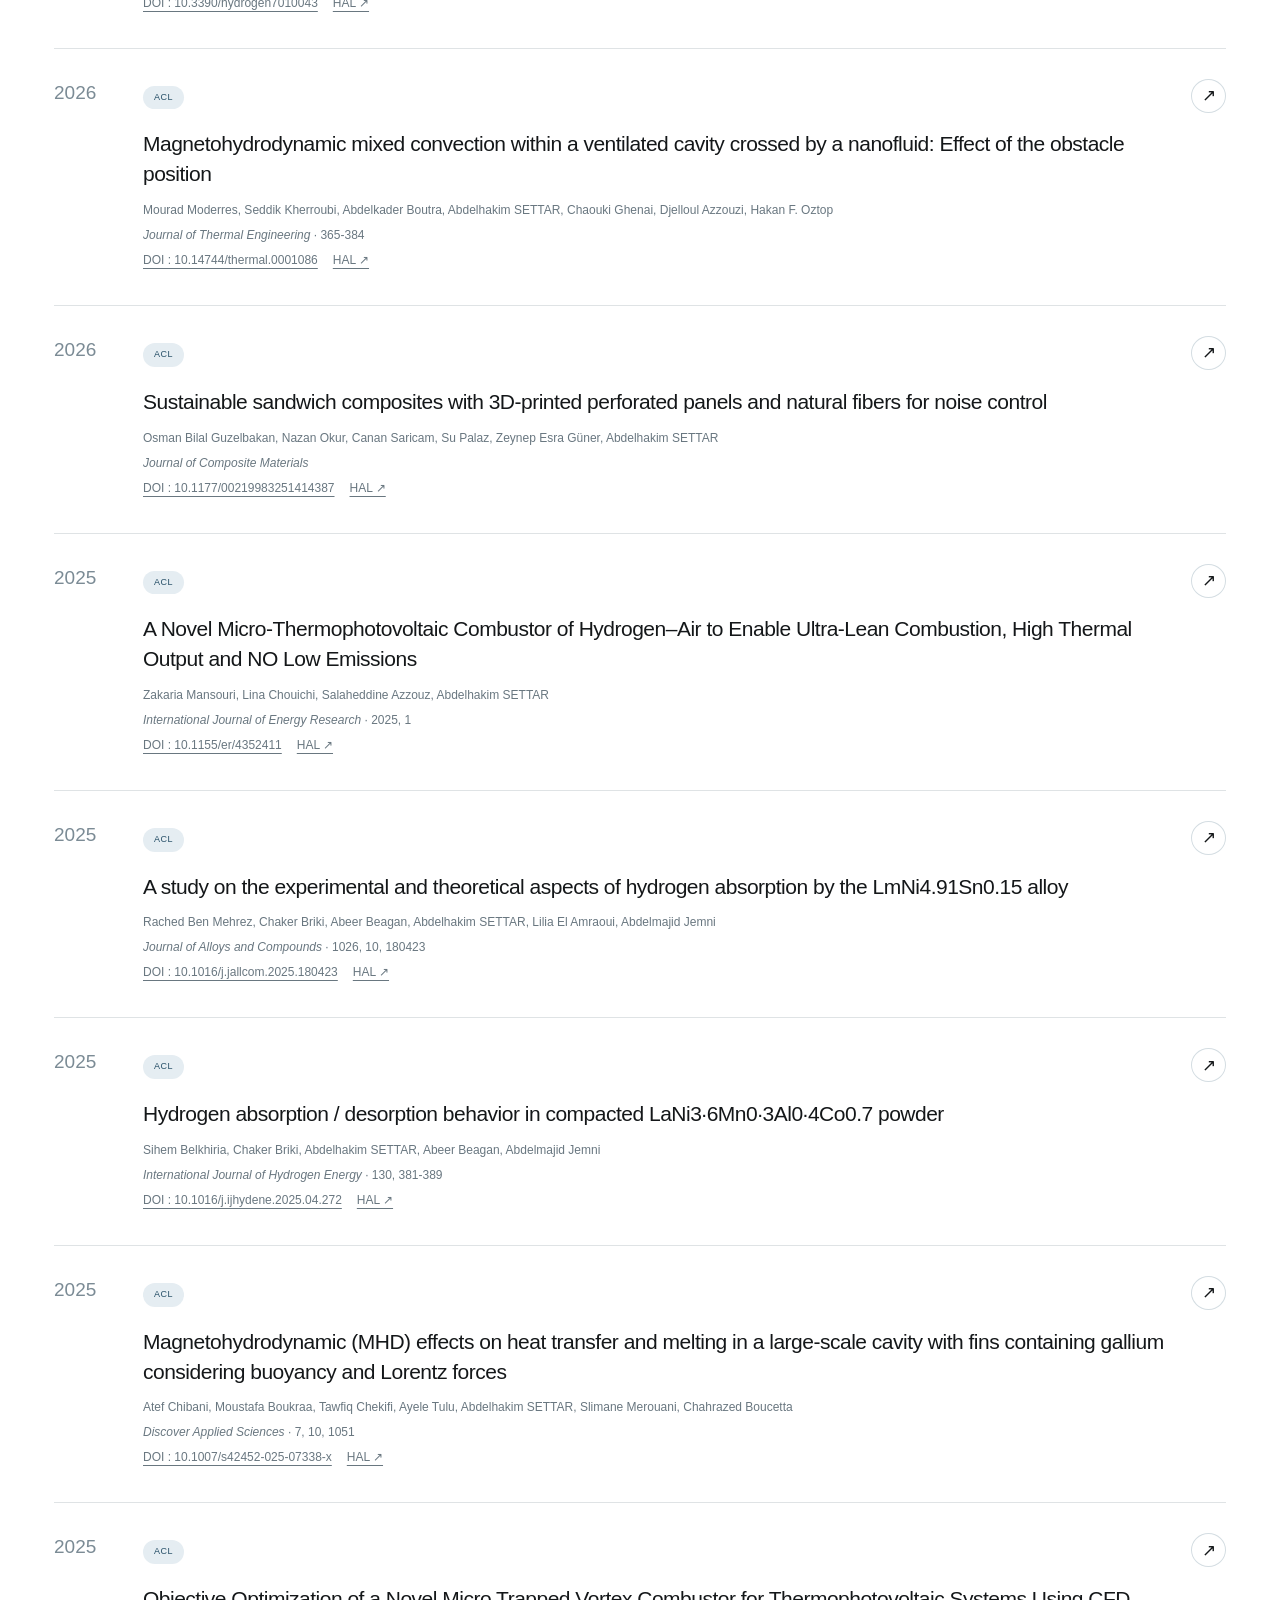
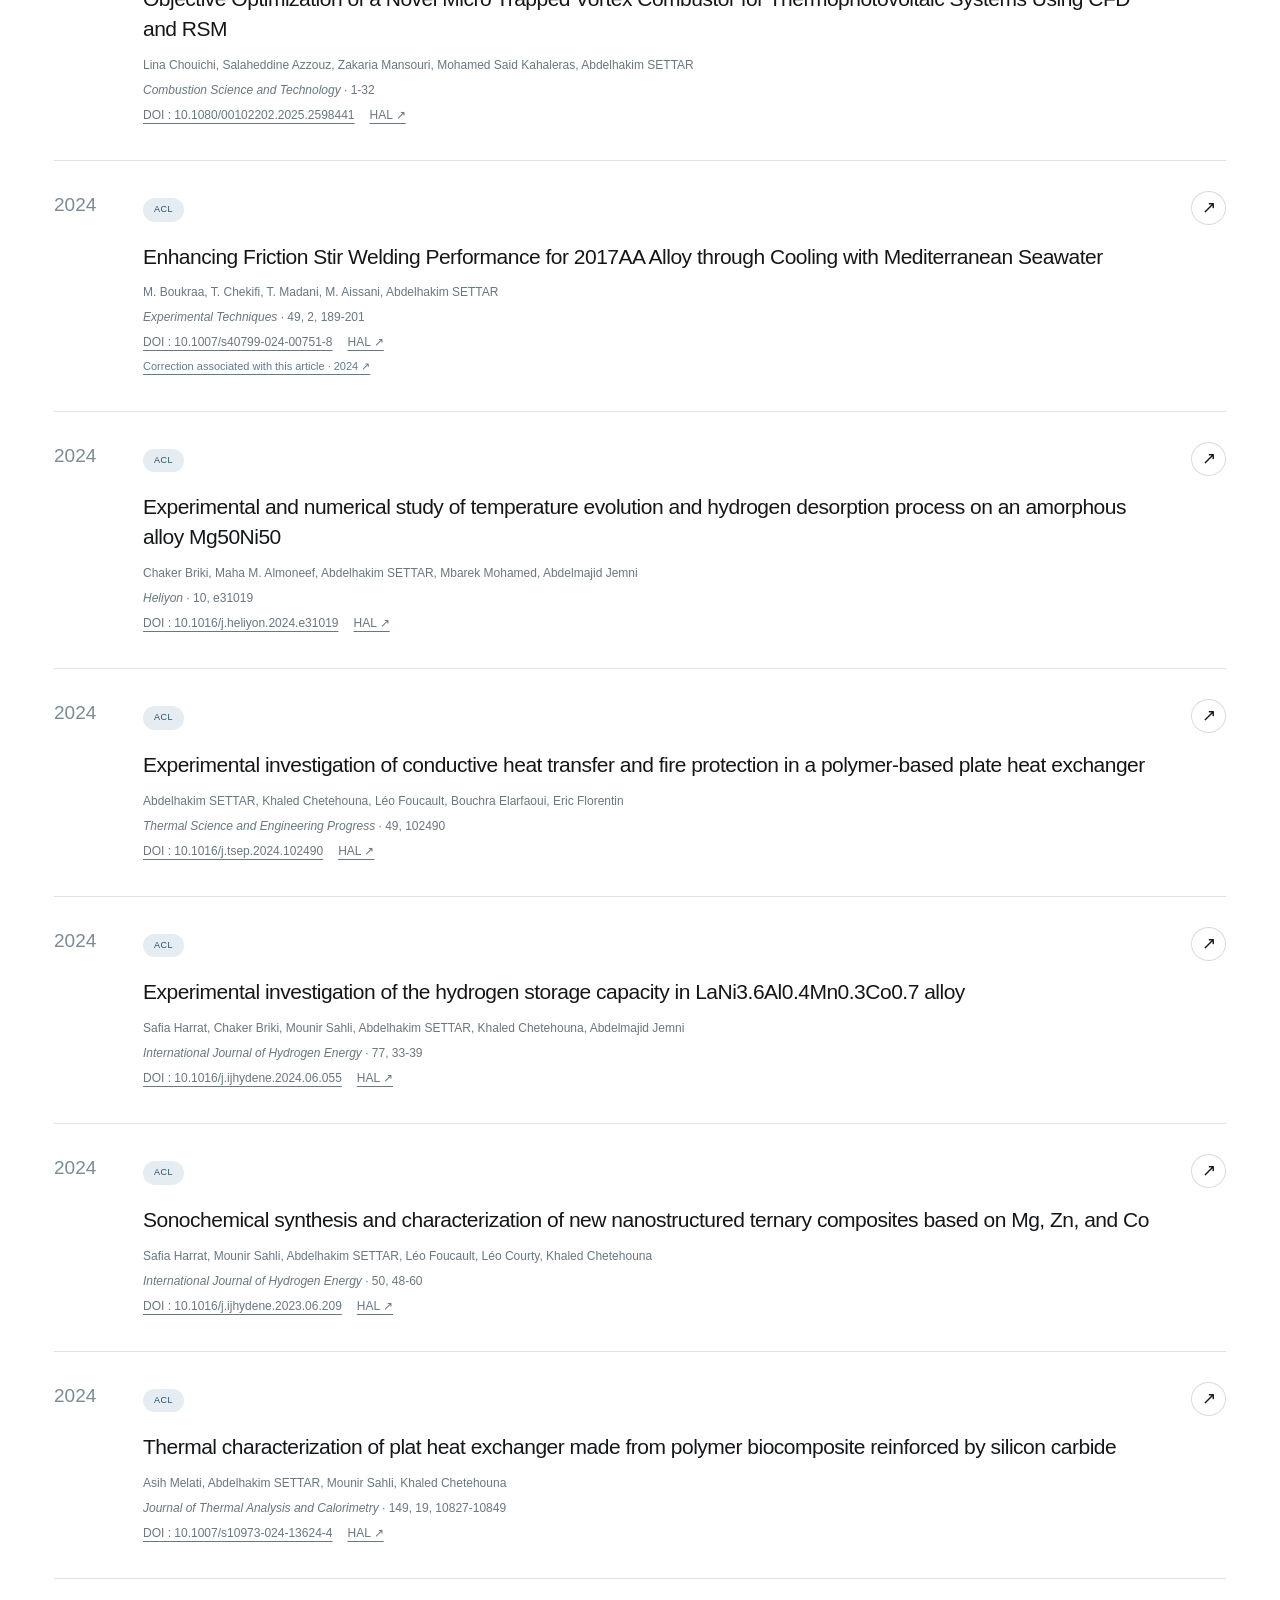
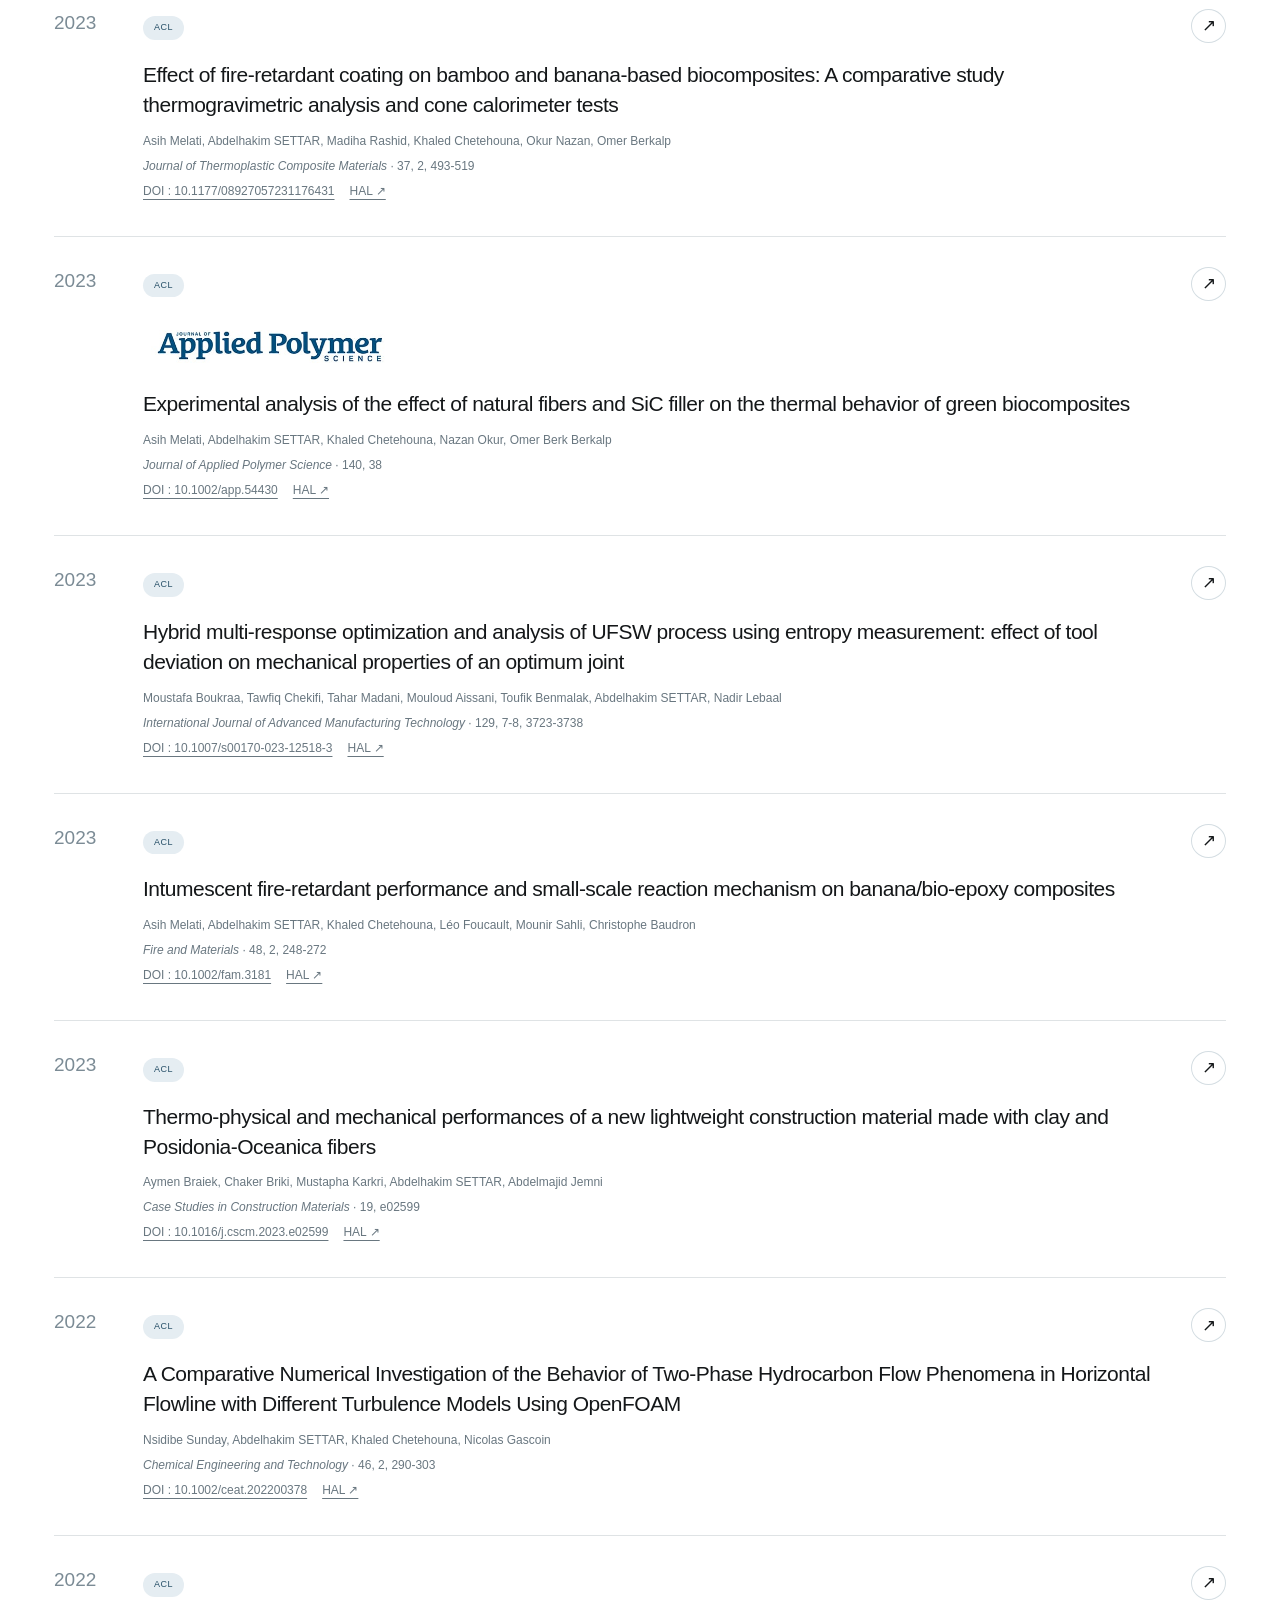
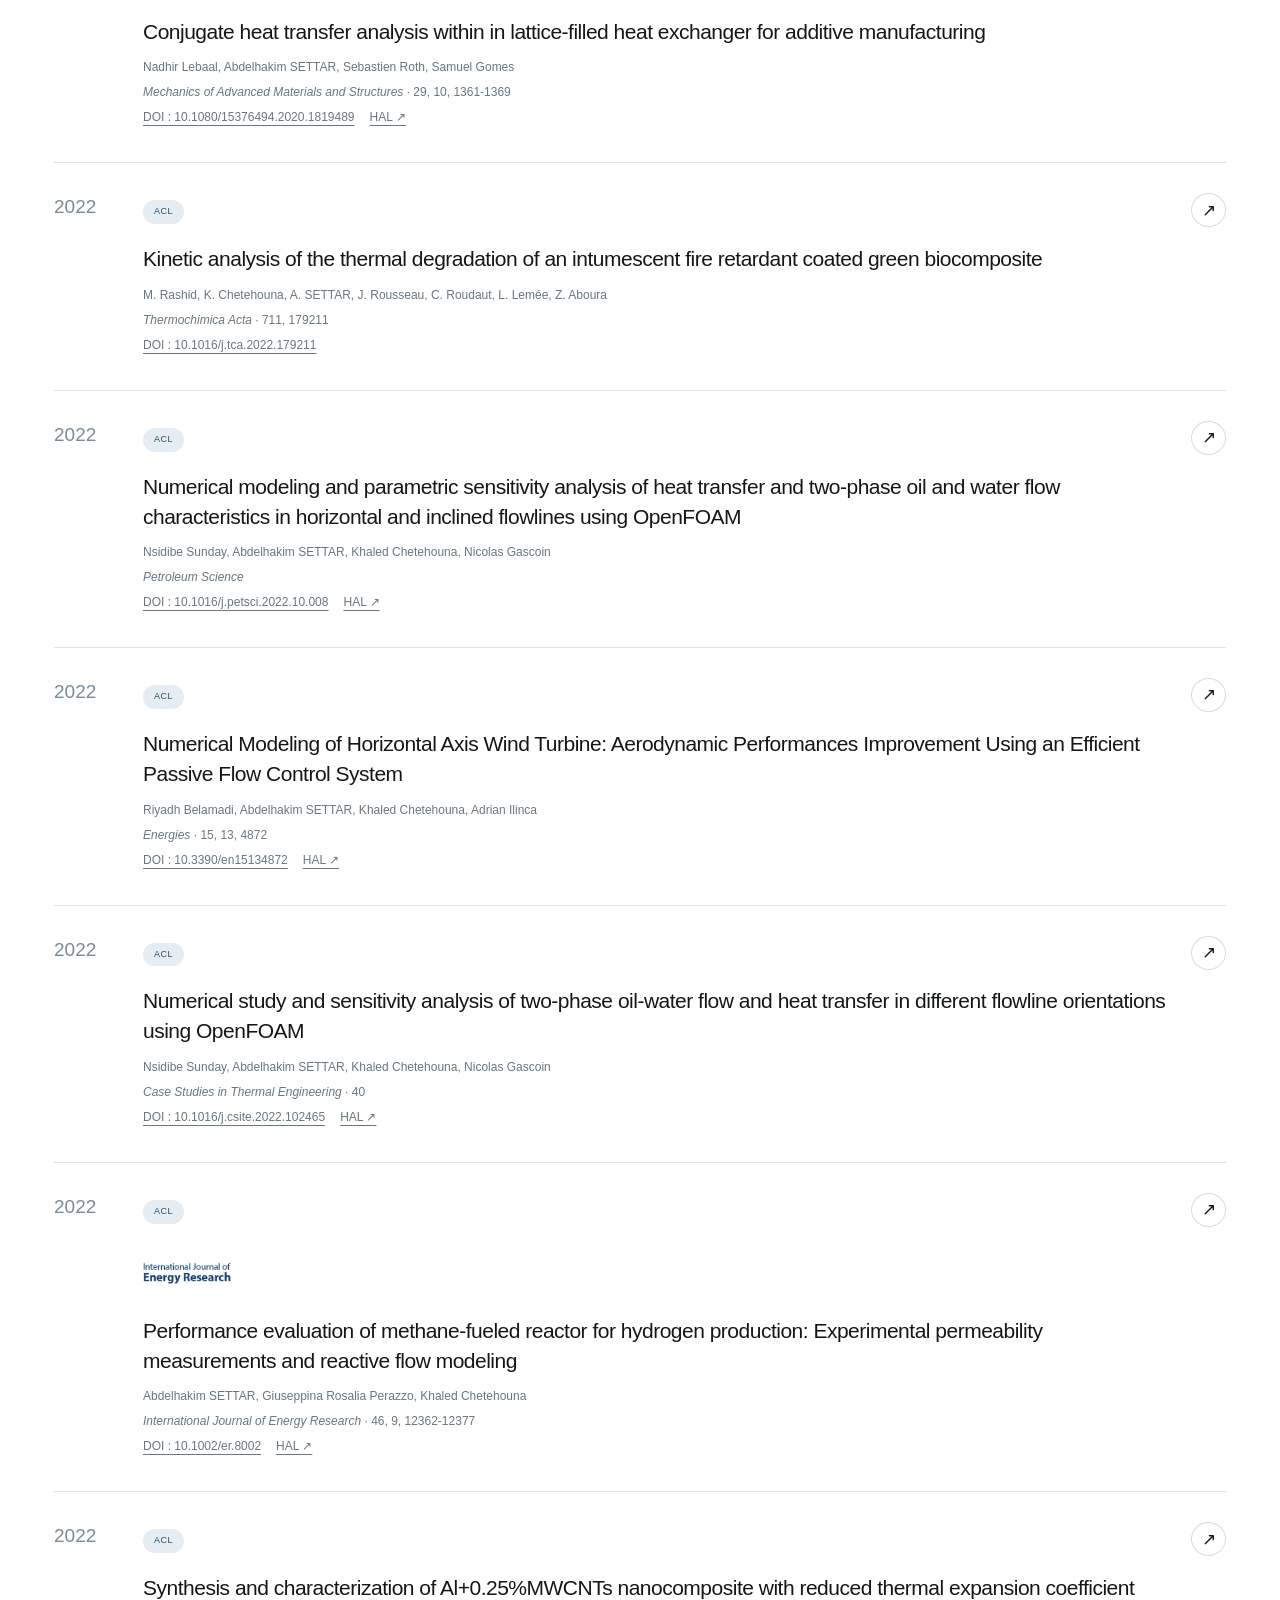
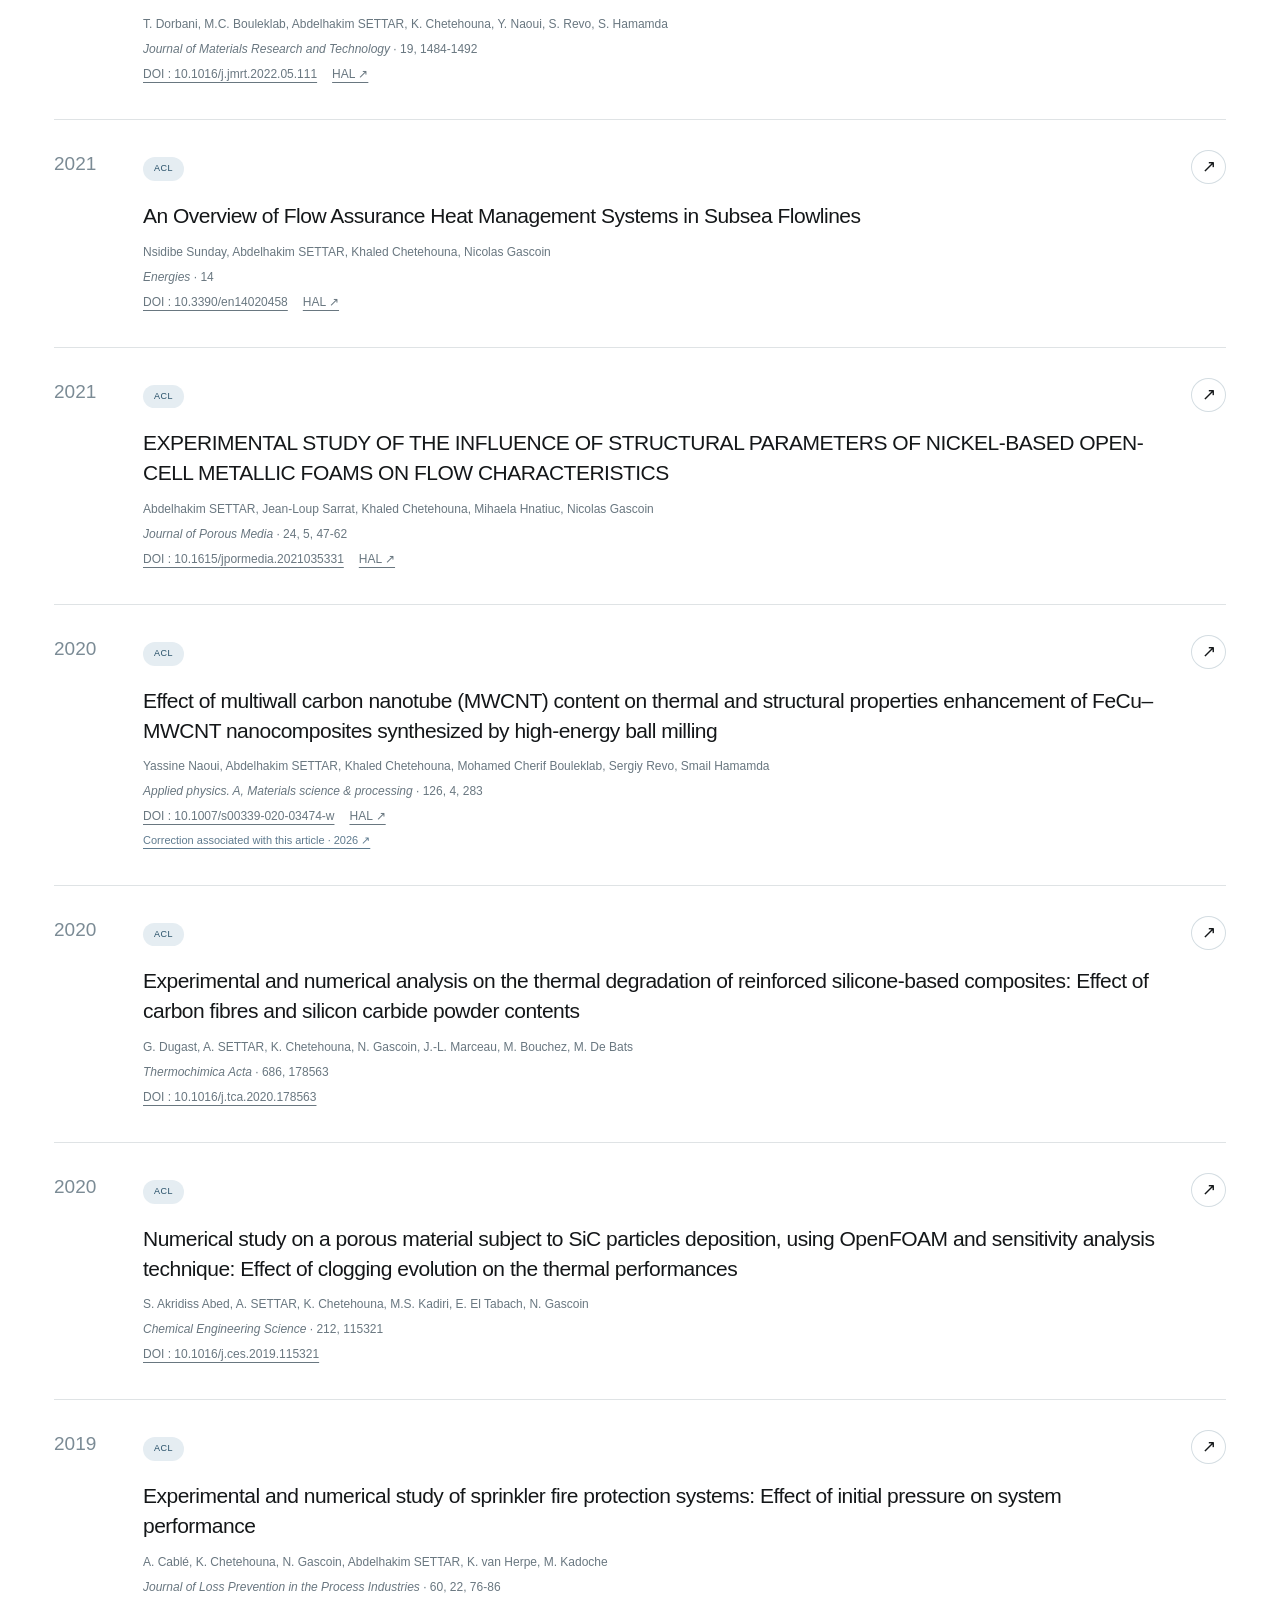
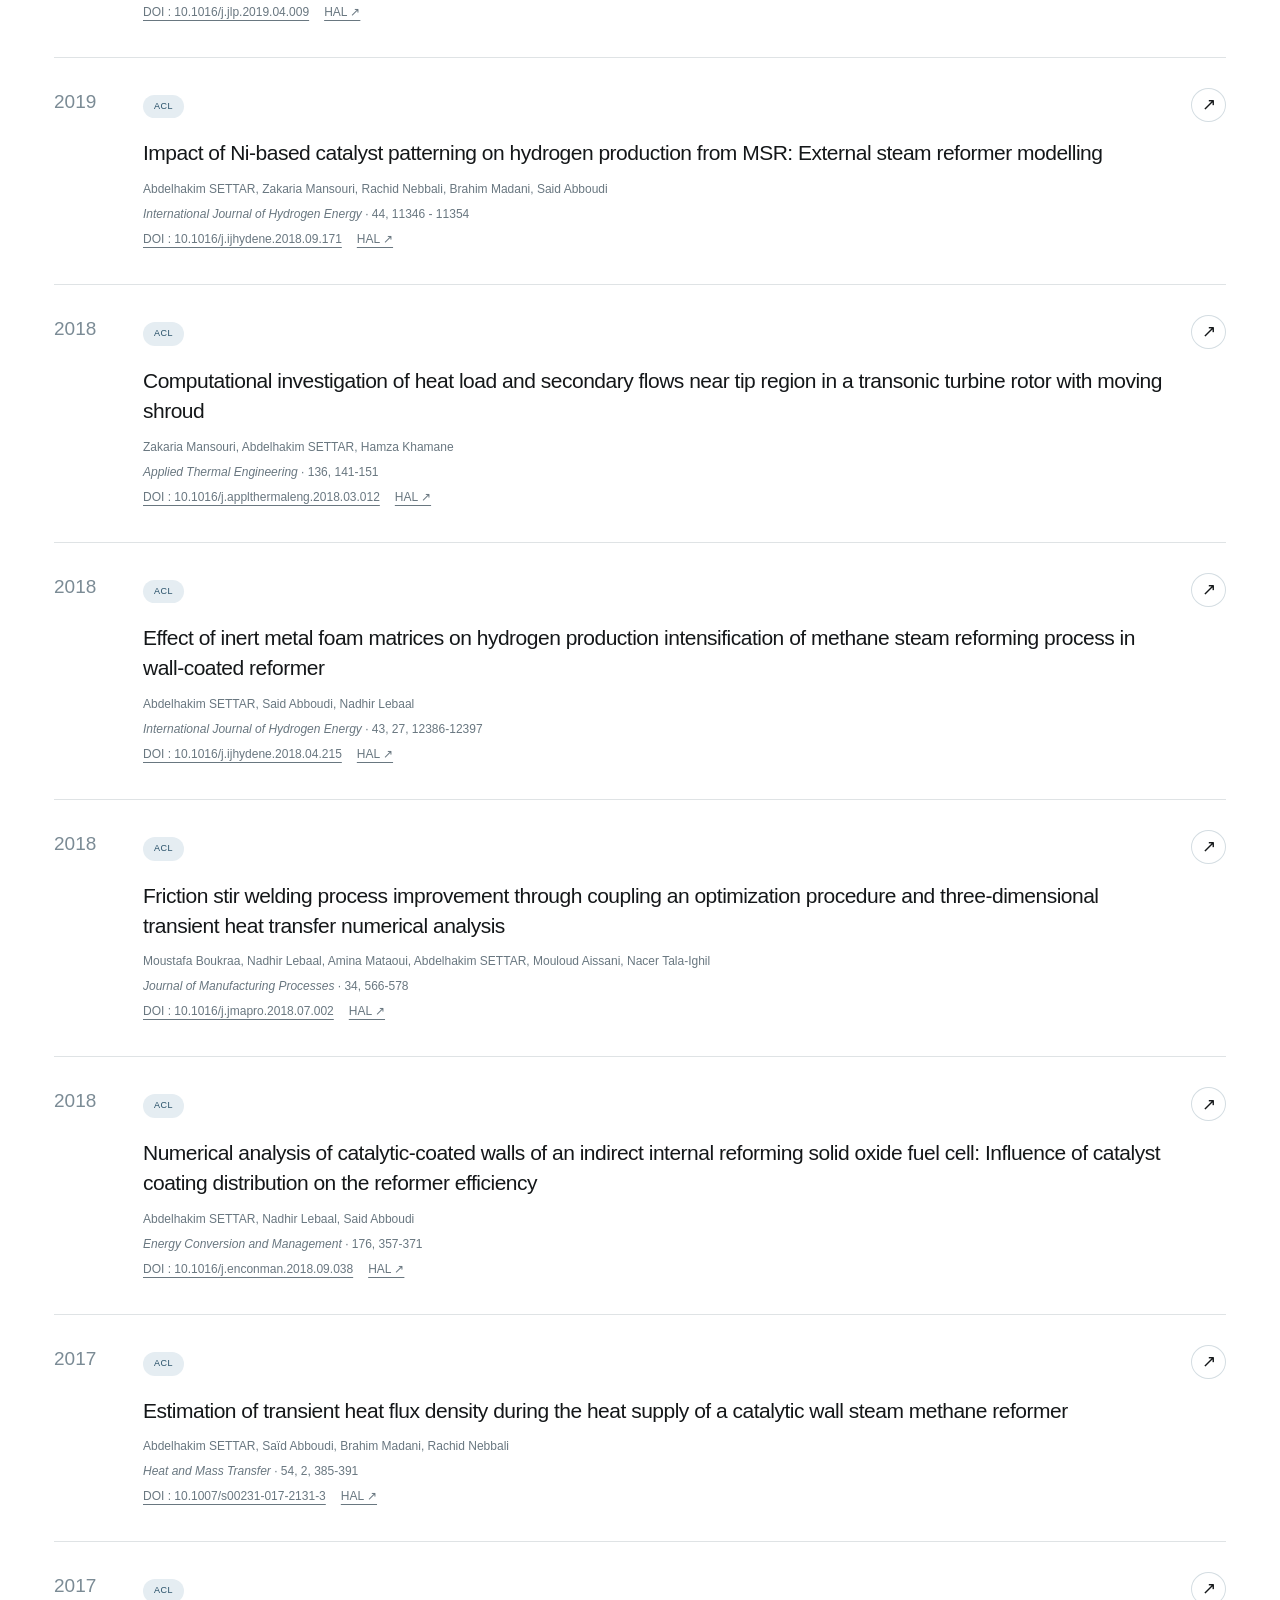
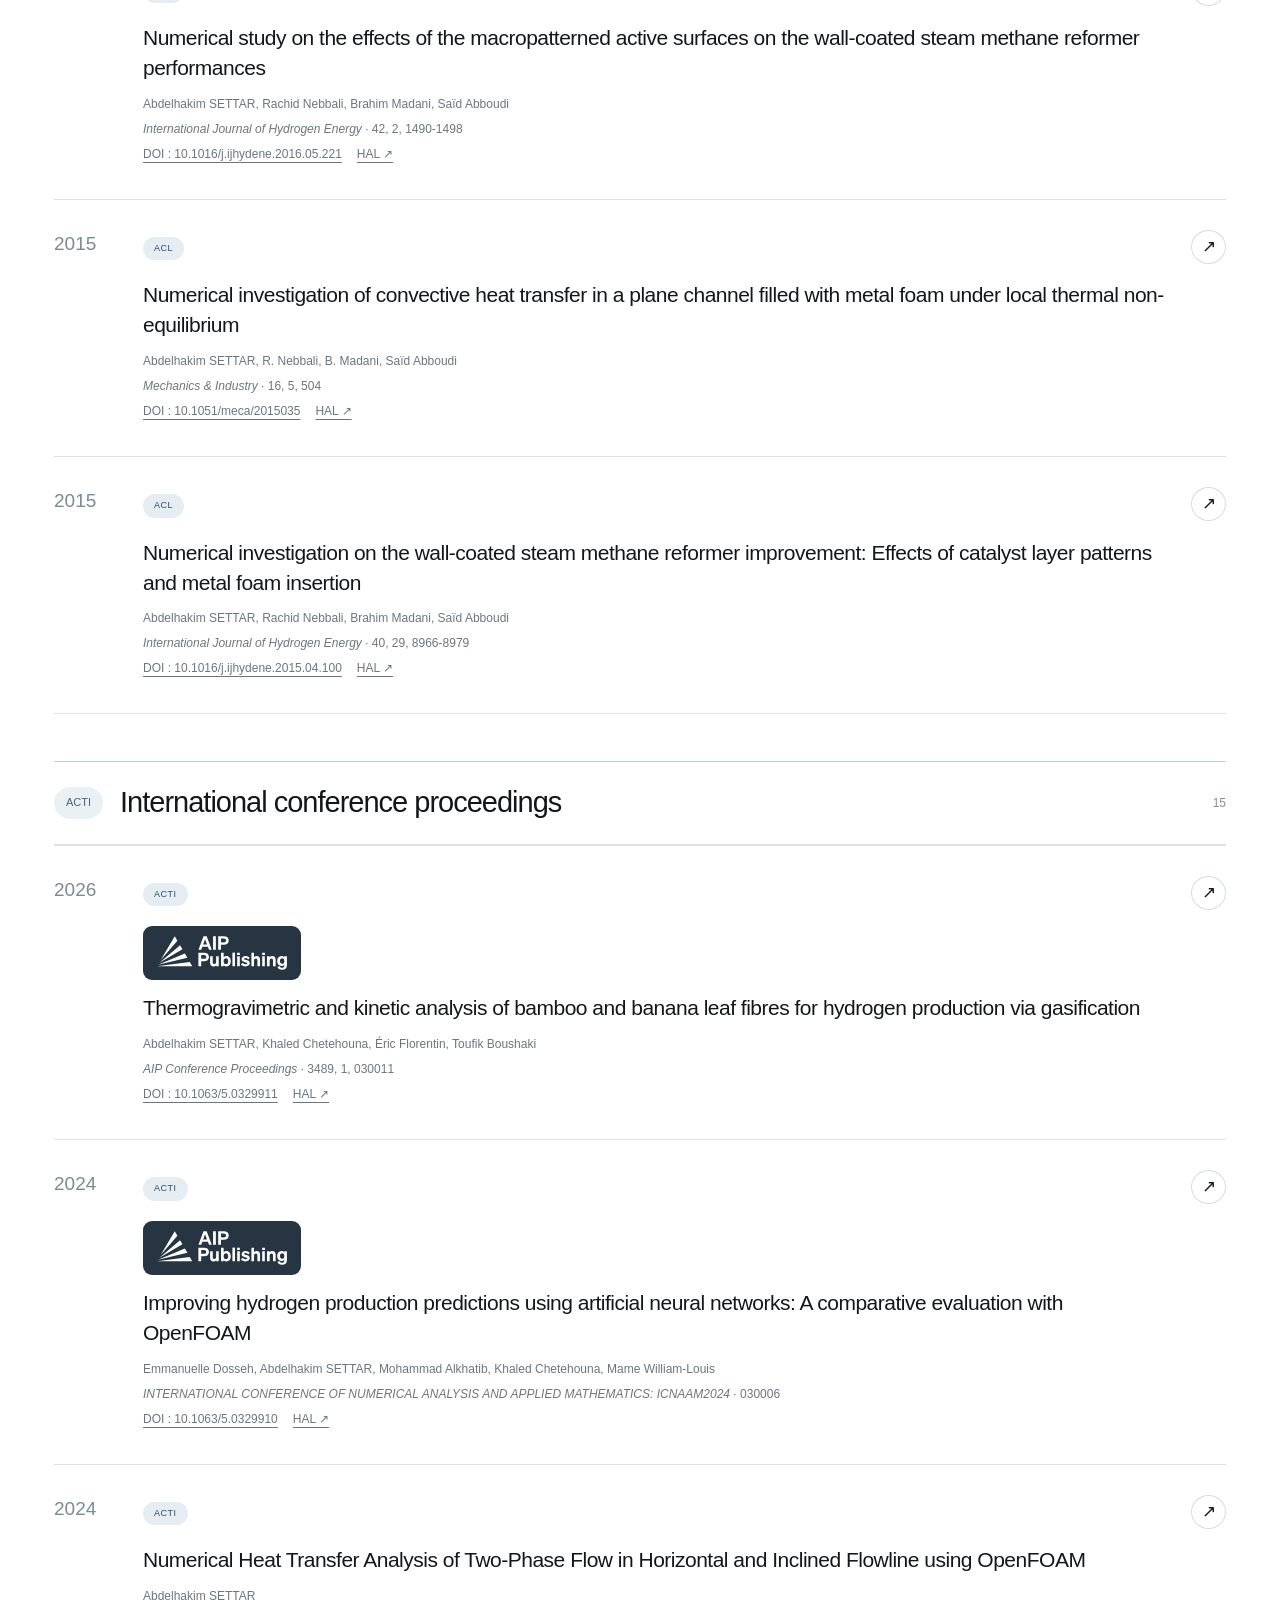
<file: en-publications.html>
<!doctype html><html lang="en"><head><meta charset="utf-8"><meta name="viewport" content="width=device-width,initial-scale=1"><title>Publications — Abdelhakim SETTAR</title><meta name="description" content="Publications & conference contributions by Abdelhakim SETTAR, with DOI links, HAL bibliography and BibTeX export."><meta name="theme-color" content="#172c34"><link rel="canonical" href="https://abdelhakim-settar.github.io/en-publications.html"><link rel="alternate" hreflang="fr" href="https://abdelhakim-settar.github.io/fr-publications.html"><link rel="alternate" hreflang="en" href="https://abdelhakim-settar.github.io/en-publications.html"><link rel="alternate" hreflang="x-default" href="https://abdelhakim-settar.github.io/en-publications.html"><meta property="og:title" content="Publications — Abdelhakim SETTAR"><meta property="og:description" content="Publications & conference contributions by Abdelhakim SETTAR, with DOI links, HAL bibliography and BibTeX export."><meta property="og:type" content="profile"><meta property="og:url" content="https://abdelhakim-settar.github.io/en-publications.html"><meta property="og:locale" content="en_GB"><link rel="icon" type="image/svg+xml" href="/favicon.svg"><link rel="stylesheet" href="/style.css"><script src="/app.js" defer></script><script type="application/ld+json">{"@context": "https://schema.org", "@type": "ProfilePage", "inLanguage": "en", "url": "https://abdelhakim-settar.github.io/en-publications.html", "name": "Publications — Abdelhakim Settar", "mainEntity": {"@type": "Person", "name": "Abdelhakim SETTAR", "jobTitle": "Associate Professor with HDR", "affiliation": [{"@type": "Organization", "name": "Université d’Orléans · IUT de Bourges", "url": "https://www.univ-orleans.fr/fr/iut-bourges"}, {"@type": "Organization", "name": "PRISME UR 4229 · Université d’Orléans / INSA Centre Val de Loire · FECP · CE — Combustion-Explosions", "url": "https://www.univ-orleans.fr/fr/prisme/la-recherche/departement-fecp/axe-combustion-explosions"}], "email": "mailto:abdelhakim.settar@univ-orleans.fr", "sameAs": ["https://cv.hal.science/abdelhakim-settar", "https://orcid.org/0000-0002-2147-880X", "https://www.linkedin.com/in/abdelhakim-settar-b4479660", "https://openalex.org/A5042702773", "https://scholar.google.fr/citations?user=sCTY_ZgAAAAJ&hl=fr", "https://www.researchgate.net/profile/Abdelhakim-Settar", "https://www.scopus.com/inward/authorDetails.url?authorID=56656576100&partnerID=MN8TOARS"], "knowsAbout": ["Thermochemistry", "Chemical kinetics", "Heat and mass transfer", "Catalytic methane steam reforming", "Thermal degradation", "Porous media", "Thermogravimetric analysis", "Computational fluid dynamics"], "image": "https://abdelhakim-settar.github.io/portrait-abdelhakim-settar.png"}}</script></head><body><a class="skip" href="#main">Skip to content</a><div class="shell"><header class="top"><a class="brand" href="/en.html"><span class="monogram" aria-hidden="true">AS</span><span><strong>Abdelhakim SETTAR</strong><small>Associate Professor · HDR</small></span></a><nav class="nav" aria-label="Main navigation"><a href="/en.html" >Home</a><a href="/en-research.html" >Research</a><a href="/en-publications.html" aria-current="page">Publications</a><a href="/en-teaching.html" >Teaching</a><a href="/en-profile.html" >Profile</a><a href="/en-contact.html" >Contact</a></nav><nav class="languages" aria-label="Language"><a href="/fr-publications.html" lang="fr" hreflang="fr" class="" >FR</a><span aria-hidden="true">/</span><a href="/en-publications.html" lang="en" hreflang="en" class="selected" aria-current="true">EN</a></nav></header><main id="main"><div class="page-head"><div class="eyebrow">Publications · Abdelhakim SETTAR</div><h1>Publications & conference contributions</h1><p>A bibliography organised by contribution type using the Hcéres nomenclature: journal articles, conference contributions, invited lectures and book chapters. It presents my scientific publications and conference contributions, with links to bibliographic records and available texts.</p></div><div class="actions"><a class="button primary" href="https://cv.hal.science/abdelhakim-settar">Bibliography on HAL<span class="arrow" aria-hidden="true">↗</span></a><a class="button" href="/publications-hceres.csv" data-bibliography-export download>Export references · CSV <span aria-hidden="true">↓</span></a><a class="button" href="/selected-publications.bib" download>Selected works · BibTeX <span aria-hidden="true">↓</span></a></div><section class="metrics-panel " data-bibliometrics aria-label="OpenAlex bibliometrics"><div class="metrics-header"><div><div class="eyebrow">OpenAlex</div><h2>Research in numbers</h2></div><a href="https://openalex.org/A5042702773">OpenAlex profile ↗</a></div><p class="metrics-status" data-metrics-status role="status">OpenAlex · last available snapshot: 16 November 2026</p><div class="metrics-grid"><div class="metric"><strong class="metric-value" data-metric="works">68</strong><span class="metric-label">Indexed works</span></div><div class="metric"><strong class="metric-value" data-metric="citations">564</strong><span class="metric-label">Citations</span></div><div class="metric"><strong class="metric-value" data-metric="h">14</strong><span class="metric-label">h-index</span></div><div class="metric"><strong class="metric-value" data-metric="i10">21</strong><span class="metric-label">i10-index</span></div></div><p class="metrics-note">Automatically refreshed on each visit using the data available in OpenAlex. “Works” includes different types of indexed contributions. Coverage varies between databases; Google Scholar figures may differ.</p><div class="metrics-links"><a href="https://scholar.google.fr/citations?user=sCTY_ZgAAAAJ&amp;hl=fr">Google Scholar ↗</a><a href="https://cv.hal.science/abdelhakim-settar">HAL ↗</a><a href="https://orcid.org/0000-0002-2147-880X">ORCID ↗</a></div><div class="output-trend"><h3>Research output & citations by year</h3><div class="annual-chart-scroll"><div data-output-trends></div></div><p class="metrics-note">Blue bars: works published during the year (left axis). Line: citations received during the year, across all works (right axis). * Current year.</p><details><summary>View annual values</summary><table class="annual-values"><thead><tr><th>Year</th><th>Works</th><th>Citations</th></tr></thead><tbody data-output-years><tr><th scope="row">2014</th><td>2</td><td>0</td></tr><tr><th scope="row">2015</th><td>3</td><td>0</td></tr><tr><th scope="row">2016</th><td>2</td><td>11</td></tr><tr><th scope="row">2017</th><td>2</td><td>6</td></tr><tr><th scope="row">2018</th><td>6</td><td>26</td></tr><tr><th scope="row">2019</th><td>2</td><td>12</td></tr><tr><th scope="row">2020</th><td>3</td><td>27</td></tr><tr><th scope="row">2021</th><td>2</td><td>42</td></tr><tr><th scope="row">2022</th><td>10</td><td>69</td></tr><tr><th scope="row">2023</th><td>12</td><td>78</td></tr><tr><th scope="row">2024</th><td>7</td><td>88</td></tr><tr><th scope="row">2025</th><td>7</td><td>123</td></tr><tr><th scope="row">2026</th><td>10</td><td>82</td></tr></tbody></table></details></div></section><script type="application/json" id="bibliometrics-snapshot">{"retrieved_at": "2026-11-16T10:34:13.700385+00:00", "data": {"id": "https://openalex.org/A5042702773", "display_name": "Abdelhakim Settar", "orcid": "https://orcid.org/0000-0002-2147-880X", "works_count": 68, "cited_by_count": 564, "summary_stats": {"2yr_mean_citedness": 2.375, "h_index": 14, "i10_index": 21}, "counts_by_year": [{"year": 2014, "works_count": 2, "oa_works_count": 0, "cited_by_count": 0}, {"year": 2015, "works_count": 3, "oa_works_count": 1, "cited_by_count": 0}, {"year": 2016, "works_count": 2, "oa_works_count": 1, "cited_by_count": 11}, {"year": 2017, "works_count": 2, "oa_works_count": 0, "cited_by_count": 6}, {"year": 2018, "works_count": 6, "oa_works_count": 1, "cited_by_count": 26}, {"year": 2019, "works_count": 2, "oa_works_count": 1, "cited_by_count": 12}, {"year": 2020, "works_count": 3, "oa_works_count": 1, "cited_by_count": 27}, {"year": 2021, "works_count": 2, "oa_works_count": 1, "cited_by_count": 42}, {"year": 2022, "works_count": 10, "oa_works_count": 5, "cited_by_count": 69}, {"year": 2023, "works_count": 12, "oa_works_count": 6, "cited_by_count": 78}, {"year": 2024, "works_count": 7, "oa_works_count": 2, "cited_by_count": 88}, {"year": 2025, "works_count": 7, "oa_works_count": 3, "cited_by_count": 123}, {"year": 2026, "works_count": 10, "oa_works_count": 7, "cited_by_count": 82}]}}</script><p class="bibliography-status" data-bibliography-status role="status">Consolidated bibliography · <span data-bibliography-count>70</span> references</p><section id="production-scientifique" class="production-summary"><h2>Research output in perspective</h2><div class="production-grid"><article class="output-card"><h3>Contributions by type</h3><p class="chart-period" data-contribution-period>Consolidated bibliography: 70 references</p><div data-type-chart><a href="#ACL" class="type-output-row"><span>ACL</span><span class="type-output-track"><i style="width:100.000%;background:#4c89df"></i></span><strong>47</strong></a><a href="#ACTI" class="type-output-row"><span>ACTI</span><span class="type-output-track"><i style="width:31.915%;background:#34b583"></i></span><strong>15</strong></a><a href="#COM" class="type-output-row"><span>COM</span><span class="type-output-track"><i style="width:10.638%;background:#89b640"></i></span><strong>5</strong></a><a href="#COS" class="type-output-row"><span>COS</span><span class="type-output-track"><i style="width:4.255%;background:#e4bf25"></i></span><strong>2</strong></a><a href="#INV" class="type-output-row"><span>INV</span><span class="type-output-track"><i style="width:2.128%;background:#e68843"></i></span><strong>1</strong></a></div></article><article class="output-card"><h3>Thematic structure of journal articles</h3><p class="chart-period">Scope of the thematic overview · 2026</p><a href="/schema-repartition-thematique-en.png" target="_blank" rel="noopener" aria-label="Enlarge thematic breakdown"><img class="thematic-output" src="/schema-repartition-thematique-en.png" width="1569" height="1003" alt="Thematic breakdown: 45% theme 1, 32.5% theme 2, 22.5% cross-cutting contributions." loading="lazy" lang="en"></a><ul class="thematic-legend"><li><a href="/en-research.html#reactions-gazeuses">45 % · Theme 1 · H₂-process intensification ↗</a></li><li><a href="/en-research.html#degradation">32.5 % · Theme 2 · Composite materials ↗</a></li><li><a href="/en-research.html#transferts">22.5 % · Cross-cutting contributions ↗</a></li></ul></article></div><section class="supervision-output" id="valorisation"><h2>Research outputs from supervision</h2><p class="chart-period">Detailed record · 2026 overview</p><div class="output-legend"><span><i class="phd-output"></i>Doctoral</span><span><i class="master-output"></i>Master</span></div><div class="output-bar-row" aria-label="ACL : doctoral, 10 ; master, 4"><span class="output-code">ACL</span><div class="output-bar-track"><span class="phd-output" style="width:66.667%">10</span><span class="master-output" style="width:26.667%">4</span></div></div><div class="output-bar-row" aria-label="ACTI : doctoral, 10 ; master, 5"><span class="output-code">ACTI</span><div class="output-bar-track"><span class="phd-output" style="width:66.667%">10</span><span class="master-output" style="width:33.333%">5</span></div></div><div class="output-bar-row" aria-label="COS : doctoral, 1 ; master, 2"><span class="output-code">COS</span><div class="output-bar-track"><span class="phd-output" style="width:6.667%">1</span><span class="master-output" style="width:13.333%">2</span></div></div><div class="output-bar-row" aria-label="COM : doctoral, 1 ; master, 0"><span class="output-code">COM</span><div class="output-bar-track"><span class="phd-output" style="width:6.667%">1</span></div></div><div class="output-bar-row" aria-label="ACTN : doctoral, 1 ; master, 0"><span class="output-code">ACTN</span><div class="output-bar-track"><span class="phd-output" style="width:6.667%">1</span></div></div><p class="minor">ACL: peer-reviewed articles; ACTI: international conference proceedings; COS: book chapters; COM: presentations without proceedings; ACTN: national conference proceedings.</p></section></section><nav class="publication-categories" aria-label="Publication categories"><a href="#ACL"><strong>ACL</strong><span>Peer-reviewed journal articles</span><em>47</em></a><a href="#ACTI"><strong>ACTI</strong><span>International conference proceedings</span><em>15</em></a><a href="#COM"><strong>COM</strong><span>Conference presentations without proceedings</span><em>5</em></a><a href="#INV"><strong>INV</strong><span>Invited lectures</span><em>1</em></a><a href="#COS"><strong>COS</strong><span>Scientific book chapters</span><em>2</em></a></nav><div class="filters three-filters"><label for="publication-search">Search by title, author or topic<input type="search" id="publication-search" placeholder="E.g. kinetics, reforming, OpenFOAM…"></label><label for="publication-category">Contribution type<select id="publication-category"><option value="">All categories</option><option value="ACL">ACL · Peer-reviewed journal articles</option><option value="ACTI">ACTI · International conference proceedings</option><option value="COM">COM · Conference presentations without proceedings</option><option value="INV">INV · Invited lectures</option><option value="COS">COS · Scientific book chapters</option></select></label><label for="publication-year">Year<select id="publication-year"><option value="">All years</option><option>2026</option><option>2025</option><option>2024</option><option>2023</option><option>2022</option><option>2021</option><option>2020</option><option>2019</option><option>2018</option><option>2017</option><option>2016</option><option>2015</option><option>2014</option><option>2013</option></select></label></div><p id="result-count" class="result-count" aria-live="polite"></p><div data-publication-groups><section class="publication-group" id="ACL" data-publication-group><div class="publication-group-heading"><span class="category-code">ACL</span><h2>Peer-reviewed journal articles</h2><span class="category-count">47</span></div><article class="pub" data-publication data-year="2026" data-category="ACL"><div class="pub-year">2026</div><div><div class="pub-tags"><span class="tag hceres-tag">ACL</span></div><h3 lang="en"><a href="https://doi.org/10.1016/j.matchemphys.2025.131681">Al-and Co-doped MgO for hydrogen storage</a></h3><p>Léo Foucault, Mounir Sahli, Youcef Bouhadda, Abdelhakim SETTAR, Nicolas Gascoin, Khaled Chetehouna</p><p><i>Materials Chemistry and Physics</i> · 348, 131681</p><p class="pub-identifiers"><a href="https://doi.org/10.1016/j.matchemphys.2025.131681">DOI : 10.1016/j.matchemphys.2025.131681</a> · <a href="https://hal.science/hal-05458523">HAL ↗</a></p></div><a class="pub-link" href="https://doi.org/10.1016/j.matchemphys.2025.131681" aria-label="View reference">↗</a></article><article class="pub" data-publication data-year="2026" data-category="ACL"><div class="pub-year">2026</div><div><div class="pub-tags"><span class="tag hceres-tag">ACL</span></div><h3 lang="en"><a href="https://doi.org/10.1155/er/6284241">Burn Rate of Iron Fuel Particles Under Low Oxygen Conditions Across a Broad Particle Size Range</a></h3><p>Zakaria Mansouri, Abdelhakim SETTAR</p><p><i>International Journal of Energy Research</i> · 2026, 1</p><p class="pub-identifiers"><a href="https://doi.org/10.1155/er/6284241">DOI : 10.1155/er/6284241</a> · <a href="https://hal.science/hal-05795188">HAL ↗</a></p></div><a class="pub-link" href="https://doi.org/10.1155/er/6284241" aria-label="View reference">↗</a></article><article class="pub" data-publication data-year="2026" data-category="ACL"><div class="pub-year">2026</div><div><div class="pub-tags"><span class="tag hceres-tag">ACL</span></div><a class="journal-mark " href="https://onlinelibrary.wiley.com/journal/8203" aria-label="Modelling and Simulation in Engineering"><img src="/journal-mse.jpg" alt="Modelling and Simulation in Engineering" width="260" height="52" loading="lazy"></a><h3 lang="en"><a href="https://doi.org/10.1155/mse/1079815">Coupling CFD and Artificial Neural Networks for Predictive Optimization of Steam Methane Reforming Process</a></h3><p>Abdelhakim SETTAR, Mohammad Alkhatib, Emmanuelle Dosseh, Aijuan Wang, Zakaria Mansouri, Khaled Chetehouna, Mame William-Louis, Nicolas Gascoin</p><p><i>Modelling and Simulation in Engineering</i> · 2026, 1</p><p class="pub-identifiers"><a href="https://doi.org/10.1155/mse/1079815">DOI : 10.1155/mse/1079815</a> · <a href="https://hal.science/hal-05786259">HAL ↗</a></p></div><a class="pub-link" href="https://doi.org/10.1155/mse/1079815" aria-label="View reference">↗</a></article><article class="pub" data-publication data-year="2026" data-category="ACL"><div class="pub-year">2026</div><div><div class="pub-tags"><span class="tag hceres-tag">ACL</span></div><h3 lang="en"><a href="https://doi.org/10.1016/j.jobe.2025.114958">Development and characterization of clay bio-composites for enhanced thermal performance: a sustainable approach utilizing Posidonia oceanica leaves</a></h3><p>Aymen Braiek, Zakaria Mansouri, Chaker Briki, Abdelhakim SETTAR, Zouhaier Aloui</p><p><i>Journal of Building Engineering</i> · 118, 114958</p><p class="pub-identifiers"><a href="https://doi.org/10.1016/j.jobe.2025.114958">DOI : 10.1016/j.jobe.2025.114958</a> · <a href="https://hal.science/hal-05458516">HAL ↗</a></p></div><a class="pub-link" href="https://doi.org/10.1016/j.jobe.2025.114958" aria-label="View reference">↗</a></article><article class="pub" data-publication data-year="2026" data-category="ACL"><div class="pub-year">2026</div><div><div class="pub-tags"><span class="tag hceres-tag">ACL</span></div><h3 lang="en"><a href="https://doi.org/10.1002/ese3.70518">Hybrid Oxygen Enrichment and Preheating Strategy for Performance Recovery in Ultra‐Lean Micro–Trapped Vortex Combustors</a></h3><p>Anouar Benzitouni, Abdelhakim SETTAR, Boudinar Naouam, Salaheddine Azzouz, Zakaria Mansouri</p><p><i>Energy Science &amp; Engineering</i> · 14, 6, 3028-3041</p><p class="pub-identifiers"><a href="https://doi.org/10.1002/ese3.70518">DOI : 10.1002/ese3.70518</a> · <a href="https://hal.science/hal-05795155">HAL ↗</a></p></div><a class="pub-link" href="https://doi.org/10.1002/ese3.70518" aria-label="View reference">↗</a></article><article class="pub" data-publication data-year="2026" data-category="ACL"><div class="pub-year">2026</div><div><div class="pub-tags"><span class="tag hceres-tag">ACL</span></div><a class="journal-mark " href="https://www.mdpi.com/journal/hydrogen" aria-label="Hydrogen"><img src="/journal-hydrogen.png" alt="Hydrogen" width="260" height="52" loading="lazy"></a><h3 lang="en"><a href="https://doi.org/10.3390/hydrogen7010043">Hydrogen Production from Blended Waste Biomass: Pyrolysis, Thermodynamic-Kinetic Analysis and AI-Based Modelling</a></h3><p>Sana Kordoghli, Abdelhakim SETTAR, Oumayma Belaati, Mohammad Alkhatib, Khaled Chetehouna, Zakaria Mansouri</p><p><i>Hydrogen</i> · 7, 1, 43</p><p class="pub-identifiers"><a href="https://doi.org/10.3390/hydrogen7010043">DOI : 10.3390/hydrogen7010043</a> · <a href="https://hal.science/hal-05630385">HAL ↗</a></p></div><a class="pub-link" href="https://doi.org/10.3390/hydrogen7010043" aria-label="View reference">↗</a></article><article class="pub" data-publication data-year="2026" data-category="ACL"><div class="pub-year">2026</div><div><div class="pub-tags"><span class="tag hceres-tag">ACL</span></div><h3 lang="en"><a href="https://doi.org/10.14744/thermal.0001086">Magnetohydrodynamic mixed convection within a ventilated cavity crossed by a nanofluid: Effect of the obstacle position</a></h3><p>Mourad Moderres, Seddik Kherroubi, Abdelkader Boutra, Abdelhakim SETTAR, Chaouki Ghenai, Djelloul Azzouzi, Hakan F. Oztop</p><p><i>Journal of Thermal Engineering</i> · 365-384</p><p class="pub-identifiers"><a href="https://doi.org/10.14744/thermal.0001086">DOI : 10.14744/thermal.0001086</a> · <a href="https://hal.science/hal-05795194">HAL ↗</a></p></div><a class="pub-link" href="https://doi.org/10.14744/thermal.0001086" aria-label="View reference">↗</a></article><article class="pub" data-publication data-year="2026" data-category="ACL"><div class="pub-year">2026</div><div><div class="pub-tags"><span class="tag hceres-tag">ACL</span></div><h3 lang="en"><a href="https://doi.org/10.1177/00219983251414387">Sustainable sandwich composites with 3D-printed perforated panels and natural fibers for noise control</a></h3><p>Osman Bilal Guzelbakan, Nazan Okur, Canan Saricam, Su Palaz, Zeynep Esra Güner, Abdelhakim SETTAR</p><p><i>Journal of Composite Materials</i></p><p class="pub-identifiers"><a href="https://doi.org/10.1177/00219983251414387">DOI : 10.1177/00219983251414387</a> · <a href="https://hal.science/hal-05458533">HAL ↗</a></p></div><a class="pub-link" href="https://doi.org/10.1177/00219983251414387" aria-label="View reference">↗</a></article><article class="pub" data-publication data-year="2025" data-category="ACL"><div class="pub-year">2025</div><div><div class="pub-tags"><span class="tag hceres-tag">ACL</span></div><h3 lang="en"><a href="https://doi.org/10.1155/er/4352411">A Novel Micro‐Thermophotovoltaic Combustor of Hydrogen–Air to Enable Ultra‐Lean Combustion, High Thermal Output and NO Low Emissions</a></h3><p>Zakaria Mansouri, Lina Chouichi, Salaheddine Azzouz, Abdelhakim SETTAR</p><p><i>International Journal of Energy Research</i> · 2025, 1</p><p class="pub-identifiers"><a href="https://doi.org/10.1155/er/4352411">DOI : 10.1155/er/4352411</a> · <a href="https://hal.science/hal-05458543">HAL ↗</a></p></div><a class="pub-link" href="https://doi.org/10.1155/er/4352411" aria-label="View reference">↗</a></article><article class="pub" data-publication data-year="2025" data-category="ACL"><div class="pub-year">2025</div><div><div class="pub-tags"><span class="tag hceres-tag">ACL</span></div><h3 lang="en"><a href="https://doi.org/10.1016/j.jallcom.2025.180423">A study on the experimental and theoretical aspects of hydrogen absorption by the LmNi4.91Sn0.15 alloy</a></h3><p>Rached Ben Mehrez, Chaker Briki, Abeer Beagan, Abdelhakim SETTAR, Lilia El Amraoui, Abdelmajid Jemni</p><p><i>Journal of Alloys and Compounds</i> · 1026, 10, 180423</p><p class="pub-identifiers"><a href="https://doi.org/10.1016/j.jallcom.2025.180423">DOI : 10.1016/j.jallcom.2025.180423</a> · <a href="https://hal.science/hal-05795221">HAL ↗</a></p></div><a class="pub-link" href="https://doi.org/10.1016/j.jallcom.2025.180423" aria-label="View reference">↗</a></article><article class="pub" data-publication data-year="2025" data-category="ACL"><div class="pub-year">2025</div><div><div class="pub-tags"><span class="tag hceres-tag">ACL</span></div><h3 lang="en"><a href="https://doi.org/10.1016/j.ijhydene.2025.04.272">Hydrogen absorption / desorption behavior in compacted LaNi3·6Mn0·3Al0·4Co0.7 powder</a></h3><p>Sihem Belkhiria, Chaker Briki, Abdelhakim SETTAR, Abeer Beagan, Abdelmajid Jemni</p><p><i>International Journal of Hydrogen Energy</i> · 130, 381-389</p><p class="pub-identifiers"><a href="https://doi.org/10.1016/j.ijhydene.2025.04.272">DOI : 10.1016/j.ijhydene.2025.04.272</a> · <a href="https://hal.science/hal-05458537">HAL ↗</a></p></div><a class="pub-link" href="https://doi.org/10.1016/j.ijhydene.2025.04.272" aria-label="View reference">↗</a></article><article class="pub" data-publication data-year="2025" data-category="ACL"><div class="pub-year">2025</div><div><div class="pub-tags"><span class="tag hceres-tag">ACL</span></div><h3 lang="en"><a href="https://doi.org/10.1007/s42452-025-07338-x">Magnetohydrodynamic (MHD) effects on heat transfer and melting in a large-scale cavity with fins containing gallium considering buoyancy and Lorentz forces</a></h3><p>Atef Chibani, Moustafa Boukraa, Tawfiq Chekifi, Ayele Tulu, Abdelhakim SETTAR, Slimane Merouani, Chahrazed Boucetta</p><p><i>Discover Applied Sciences</i> · 7, 10, 1051</p><p class="pub-identifiers"><a href="https://doi.org/10.1007/s42452-025-07338-x">DOI : 10.1007/s42452-025-07338-x</a> · <a href="https://hal.science/hal-05458531">HAL ↗</a></p></div><a class="pub-link" href="https://doi.org/10.1007/s42452-025-07338-x" aria-label="View reference">↗</a></article><article class="pub" data-publication data-year="2025" data-category="ACL"><div class="pub-year">2025</div><div><div class="pub-tags"><span class="tag hceres-tag">ACL</span></div><h3 lang="en"><a href="https://doi.org/10.1080/00102202.2025.2598441">Objective Optimization of a Novel Micro Trapped Vortex Combustor for Thermophotovoltaic Systems Using CFD and RSM</a></h3><p>Lina Chouichi, Salaheddine Azzouz, Zakaria Mansouri, Mohamed Said Kahaleras, Abdelhakim SETTAR</p><p><i>Combustion Science and Technology</i> · 1-32</p><p class="pub-identifiers"><a href="https://doi.org/10.1080/00102202.2025.2598441">DOI : 10.1080/00102202.2025.2598441</a> · <a href="https://hal.science/hal-05458520">HAL ↗</a></p></div><a class="pub-link" href="https://doi.org/10.1080/00102202.2025.2598441" aria-label="View reference">↗</a></article><article class="pub" data-publication data-year="2024" data-category="ACL"><div class="pub-year">2024</div><div><div class="pub-tags"><span class="tag hceres-tag">ACL</span></div><h3 lang="en"><a href="https://doi.org/10.1007/s40799-024-00751-8">Enhancing Friction Stir Welding Performance for 2017AA Alloy through Cooling with Mediterranean Seawater</a></h3><p>M. Boukraa, T. Chekifi, T. Madani, M. Aissani, Abdelhakim SETTAR</p><p><i>Experimental Techniques</i> · 49, 2, 189-201</p><p class="pub-identifiers"><a href="https://doi.org/10.1007/s40799-024-00751-8">DOI : 10.1007/s40799-024-00751-8</a> · <a href="https://hal.science/hal-05795224">HAL ↗</a></p><p class=minor><a href="https://doi.org/10.1007/s40799-024-00759-0">Correction associated with this article · 2024 ↗</a></p></div><a class="pub-link" href="https://doi.org/10.1007/s40799-024-00751-8" aria-label="View reference">↗</a></article><article class="pub" data-publication data-year="2024" data-category="ACL"><div class="pub-year">2024</div><div><div class="pub-tags"><span class="tag hceres-tag">ACL</span></div><h3 lang="en"><a href="https://doi.org/10.1016/j.heliyon.2024.e31019">Experimental and numerical study of temperature evolution and hydrogen desorption process on an amorphous alloy Mg50Ni50</a></h3><p>Chaker Briki, Maha M. Almoneef, Abdelhakim SETTAR, Mbarek Mohamed, Abdelmajid Jemni</p><p><i>Heliyon</i> · 10, e31019</p><p class="pub-identifiers"><a href="https://doi.org/10.1016/j.heliyon.2024.e31019">DOI : 10.1016/j.heliyon.2024.e31019</a> · <a href="https://hal.science/hal-04752269">HAL ↗</a></p></div><a class="pub-link" href="https://doi.org/10.1016/j.heliyon.2024.e31019" aria-label="View reference">↗</a></article><article class="pub" data-publication data-year="2024" data-category="ACL"><div class="pub-year">2024</div><div><div class="pub-tags"><span class="tag hceres-tag">ACL</span></div><h3 lang="en"><a href="https://doi.org/10.1016/j.tsep.2024.102490">Experimental investigation of conductive heat transfer and fire protection in a polymer-based plate heat exchanger</a></h3><p>Abdelhakim SETTAR, Khaled Chetehouna, Léo Foucault, Bouchra Elarfaoui, Eric Florentin</p><p><i>Thermal Science and Engineering Progress</i> · 49, 102490</p><p class="pub-identifiers"><a href="https://doi.org/10.1016/j.tsep.2024.102490">DOI : 10.1016/j.tsep.2024.102490</a> · <a href="https://hal.science/hal-05017995">HAL ↗</a></p></div><a class="pub-link" href="https://doi.org/10.1016/j.tsep.2024.102490" aria-label="View reference">↗</a></article><article class="pub" data-publication data-year="2024" data-category="ACL"><div class="pub-year">2024</div><div><div class="pub-tags"><span class="tag hceres-tag">ACL</span></div><h3 lang="en"><a href="https://doi.org/10.1016/j.ijhydene.2024.06.055">Experimental investigation of the hydrogen storage capacity in LaNi3.6Al0.4Mn0.3Co0.7 alloy</a></h3><p>Safia Harrat, Chaker Briki, Mounir Sahli, Abdelhakim SETTAR, Khaled Chetehouna, Abdelmajid Jemni</p><p><i>International Journal of Hydrogen Energy</i> · 77, 33-39</p><p class="pub-identifiers"><a href="https://doi.org/10.1016/j.ijhydene.2024.06.055">DOI : 10.1016/j.ijhydene.2024.06.055</a> · <a href="https://hal.science/hal-04752263">HAL ↗</a></p></div><a class="pub-link" href="https://doi.org/10.1016/j.ijhydene.2024.06.055" aria-label="View reference">↗</a></article><article class="pub" data-publication data-year="2024" data-category="ACL"><div class="pub-year">2024</div><div><div class="pub-tags"><span class="tag hceres-tag">ACL</span></div><h3 lang="en"><a href="https://doi.org/10.1016/j.ijhydene.2023.06.209">Sonochemical synthesis and characterization of new nanostructured ternary composites based on Mg, Zn, and Co</a></h3><p>Safia Harrat, Mounir Sahli, Abdelhakim SETTAR, Léo Foucault, Léo Courty, Khaled Chetehouna</p><p><i>International Journal of Hydrogen Energy</i> · 50, 48-60</p><p class="pub-identifiers"><a href="https://doi.org/10.1016/j.ijhydene.2023.06.209">DOI : 10.1016/j.ijhydene.2023.06.209</a> · <a href="https://hal.science/hal-04501297">HAL ↗</a></p></div><a class="pub-link" href="https://doi.org/10.1016/j.ijhydene.2023.06.209" aria-label="View reference">↗</a></article><article class="pub" data-publication data-year="2024" data-category="ACL"><div class="pub-year">2024</div><div><div class="pub-tags"><span class="tag hceres-tag">ACL</span></div><h3 lang="en"><a href="https://doi.org/10.1007/s10973-024-13624-4">Thermal characterization of plat heat exchanger made from polymer biocomposite reinforced by silicon carbide</a></h3><p>Asih Melati, Abdelhakim SETTAR, Mounir Sahli, Khaled Chetehouna</p><p><i>Journal of Thermal Analysis and Calorimetry</i> · 149, 19, 10827-10849</p><p class="pub-identifiers"><a href="https://doi.org/10.1007/s10973-024-13624-4">DOI : 10.1007/s10973-024-13624-4</a> · <a href="https://hal.science/hal-05458551">HAL ↗</a></p></div><a class="pub-link" href="https://doi.org/10.1007/s10973-024-13624-4" aria-label="View reference">↗</a></article><article class="pub" data-publication data-year="2023" data-category="ACL"><div class="pub-year">2023</div><div><div class="pub-tags"><span class="tag hceres-tag">ACL</span></div><h3 lang="en"><a href="https://doi.org/10.1177/08927057231176431">Effect of fire-retardant coating on bamboo and banana-based biocomposites: A comparative study thermogravimetric analysis and cone calorimeter tests</a></h3><p>Asih Melati, Abdelhakim SETTAR, Madiha Rashid, Khaled Chetehouna, Okur Nazan, Omer Berkalp</p><p><i>Journal of Thermoplastic Composite Materials</i> · 37, 2, 493-519</p><p class="pub-identifiers"><a href="https://doi.org/10.1177/08927057231176431">DOI : 10.1177/08927057231176431</a> · <a href="https://hal.science/hal-05795244">HAL ↗</a></p></div><a class="pub-link" href="https://doi.org/10.1177/08927057231176431" aria-label="View reference">↗</a></article><article class="pub" data-publication data-year="2023" data-category="ACL"><div class="pub-year">2023</div><div><div class="pub-tags"><span class="tag hceres-tag">ACL</span></div><a class="journal-mark " href="https://onlinelibrary.wiley.com/journal/10974628" aria-label="Journal of Applied Polymer Science"><img src="/journal-japs.jpg" alt="Journal of Applied Polymer Science" width="260" height="52" loading="lazy"></a><h3 lang="en"><a href="https://doi.org/10.1002/app.54430">Experimental analysis of the effect of natural fibers and SiC filler on the thermal behavior of green biocomposites</a></h3><p>Asih Melati, Abdelhakim SETTAR, Khaled Chetehouna, Nazan Okur, Omer Berk Berkalp</p><p><i>Journal of Applied Polymer Science</i> · 140, 38</p><p class="pub-identifiers"><a href="https://doi.org/10.1002/app.54430">DOI : 10.1002/app.54430</a> · <a href="https://hal.science/hal-05795263">HAL ↗</a></p></div><a class="pub-link" href="https://doi.org/10.1002/app.54430" aria-label="View reference">↗</a></article><article class="pub" data-publication data-year="2023" data-category="ACL"><div class="pub-year">2023</div><div><div class="pub-tags"><span class="tag hceres-tag">ACL</span></div><h3 lang="en"><a href="https://doi.org/10.1007/s00170-023-12518-3">Hybrid multi-response optimization and analysis of UFSW process using entropy measurement: effect of tool deviation on mechanical properties of an optimum joint</a></h3><p>Moustafa Boukraa, Tawfiq Chekifi, Tahar Madani, Mouloud Aissani, Toufik Benmalak, Abdelhakim SETTAR, Nadir Lebaal</p><p><i>International Journal of Advanced Manufacturing Technology</i> · 129, 7-8, 3723-3738</p><p class="pub-identifiers"><a href="https://doi.org/10.1007/s00170-023-12518-3">DOI : 10.1007/s00170-023-12518-3</a> · <a href="https://hal.science/hal-05795257">HAL ↗</a></p></div><a class="pub-link" href="https://doi.org/10.1007/s00170-023-12518-3" aria-label="View reference">↗</a></article><article class="pub" data-publication data-year="2023" data-category="ACL"><div class="pub-year">2023</div><div><div class="pub-tags"><span class="tag hceres-tag">ACL</span></div><h3 lang="en"><a href="https://doi.org/10.1002/fam.3181">Intumescent fire‐retardant performance and small‐scale reaction mechanism on banana/bio‐epoxy composites</a></h3><p>Asih Melati, Abdelhakim SETTAR, Khaled Chetehouna, Léo Foucault, Mounir Sahli, Christophe Baudron</p><p><i>Fire and Materials</i> · 48, 2, 248-272</p><p class="pub-identifiers"><a href="https://doi.org/10.1002/fam.3181">DOI : 10.1002/fam.3181</a> · <a href="https://hal.science/hal-05795237">HAL ↗</a></p></div><a class="pub-link" href="https://doi.org/10.1002/fam.3181" aria-label="View reference">↗</a></article><article class="pub" data-publication data-year="2023" data-category="ACL"><div class="pub-year">2023</div><div><div class="pub-tags"><span class="tag hceres-tag">ACL</span></div><h3 lang="en"><a href="https://doi.org/10.1016/j.cscm.2023.e02599">Thermo-physical and mechanical performances of a new lightweight construction material made with clay and Posidonia-Oceanica fibers</a></h3><p>Aymen Braiek, Chaker Briki, Mustapha Karkri, Abdelhakim SETTAR, Abdelmajid Jemni</p><p><i>Case Studies in Construction Materials</i> · 19, e02599</p><p class="pub-identifiers"><a href="https://doi.org/10.1016/j.cscm.2023.e02599">DOI : 10.1016/j.cscm.2023.e02599</a> · <a href="https://hal.science/hal-04329720">HAL ↗</a></p></div><a class="pub-link" href="https://doi.org/10.1016/j.cscm.2023.e02599" aria-label="View reference">↗</a></article><article class="pub" data-publication data-year="2022" data-category="ACL"><div class="pub-year">2022</div><div><div class="pub-tags"><span class="tag hceres-tag">ACL</span></div><h3 lang="en"><a href="https://doi.org/10.1002/ceat.202200378">A Comparative Numerical Investigation of the Behavior of Two‐Phase Hydrocarbon Flow Phenomena in Horizontal Flowline with Different Turbulence Models Using OpenFOAM</a></h3><p>Nsidibe Sunday, Abdelhakim SETTAR, Khaled Chetehouna, Nicolas Gascoin</p><p><i>Chemical Engineering and Technology</i> · 46, 2, 290-303</p><p class="pub-identifiers"><a href="https://doi.org/10.1002/ceat.202200378">DOI : 10.1002/ceat.202200378</a> · <a href="https://hal.science/hal-05795289">HAL ↗</a></p></div><a class="pub-link" href="https://doi.org/10.1002/ceat.202200378" aria-label="View reference">↗</a></article><article class="pub" data-publication data-year="2022" data-category="ACL"><div class="pub-year">2022</div><div><div class="pub-tags"><span class="tag hceres-tag">ACL</span></div><h3 lang="en"><a href="https://doi.org/10.1080/15376494.2020.1819489">Conjugate heat transfer analysis within in lattice-filled heat exchanger for additive manufacturing</a></h3><p>Nadhir Lebaal, Abdelhakim SETTAR, Sebastien Roth, Samuel Gomes</p><p><i>Mechanics of Advanced Materials and Structures</i> · 29, 10, 1361-1369</p><p class="pub-identifiers"><a href="https://doi.org/10.1080/15376494.2020.1819489">DOI : 10.1080/15376494.2020.1819489</a> · <a href="https://hal.science/hal-05008889">HAL ↗</a></p></div><a class="pub-link" href="https://doi.org/10.1080/15376494.2020.1819489" aria-label="View reference">↗</a></article><article class="pub" data-publication data-year="2022" data-category="ACL"><div class="pub-year">2022</div><div><div class="pub-tags"><span class="tag hceres-tag">ACL</span></div><h3 lang="en"><a href="https://doi.org/10.1016/j.tca.2022.179211">Kinetic analysis of the thermal degradation of an intumescent fire retardant coated green biocomposite</a></h3><p>M. Rashid, K. Chetehouna, A. SETTAR, J. Rousseau, C. Roudaut, L. Lemée, Z. Aboura</p><p><i>Thermochimica Acta</i> · 711, 179211</p><p class="pub-identifiers"><a href="https://doi.org/10.1016/j.tca.2022.179211">DOI : 10.1016/j.tca.2022.179211</a></p></div><a class="pub-link" href="https://doi.org/10.1016/j.tca.2022.179211" aria-label="View reference">↗</a></article><article class="pub" data-publication data-year="2022" data-category="ACL"><div class="pub-year">2022</div><div><div class="pub-tags"><span class="tag hceres-tag">ACL</span></div><h3 lang="en"><a href="https://doi.org/10.1016/j.petsci.2022.10.008">Numerical modeling and parametric sensitivity analysis of heat transfer and two-phase oil and water flow characteristics in horizontal and inclined flowlines using OpenFOAM</a></h3><p>Nsidibe Sunday, Abdelhakim SETTAR, Khaled Chetehouna, Nicolas Gascoin</p><p><i>Petroleum Science</i></p><p class="pub-identifiers"><a href="https://doi.org/10.1016/j.petsci.2022.10.008">DOI : 10.1016/j.petsci.2022.10.008</a> · <a href="https://hal.science/hal-03856796">HAL ↗</a></p></div><a class="pub-link" href="https://doi.org/10.1016/j.petsci.2022.10.008" aria-label="View reference">↗</a></article><article class="pub" data-publication data-year="2022" data-category="ACL"><div class="pub-year">2022</div><div><div class="pub-tags"><span class="tag hceres-tag">ACL</span></div><h3 lang="en"><a href="https://doi.org/10.3390/en15134872">Numerical Modeling of Horizontal Axis Wind Turbine: Aerodynamic Performances Improvement Using an Efficient Passive Flow Control System</a></h3><p>Riyadh Belamadi, Abdelhakim SETTAR, Khaled Chetehouna, Adrian Ilinca</p><p><i>Energies</i> · 15, 13, 4872</p><p class="pub-identifiers"><a href="https://doi.org/10.3390/en15134872">DOI : 10.3390/en15134872</a> · <a href="https://hal.science/hal-05796379">HAL ↗</a></p></div><a class="pub-link" href="https://doi.org/10.3390/en15134872" aria-label="View reference">↗</a></article><article class="pub" data-publication data-year="2022" data-category="ACL"><div class="pub-year">2022</div><div><div class="pub-tags"><span class="tag hceres-tag">ACL</span></div><h3 lang="en"><a href="https://doi.org/10.1016/j.csite.2022.102465">Numerical study and sensitivity analysis of two-phase oil-water flow and heat transfer in different flowline orientations using OpenFOAM</a></h3><p>Nsidibe Sunday, Abdelhakim SETTAR, Khaled Chetehouna, Nicolas Gascoin</p><p><i>Case Studies in Thermal Engineering</i> · 40</p><p class="pub-identifiers"><a href="https://doi.org/10.1016/j.csite.2022.102465">DOI : 10.1016/j.csite.2022.102465</a> · <a href="https://hal.science/hal-03856785">HAL ↗</a></p></div><a class="pub-link" href="https://doi.org/10.1016/j.csite.2022.102465" aria-label="View reference">↗</a></article><article class="pub" data-publication data-year="2022" data-category="ACL"><div class="pub-year">2022</div><div><div class="pub-tags"><span class="tag hceres-tag">ACL</span></div><a class="journal-mark " href="https://onlinelibrary.wiley.com/journal/1099114X" aria-label="International Journal of Energy Research"><img src="/journal-ijer.jpg" alt="International Journal of Energy Research" width="260" height="52" loading="lazy"></a><h3 lang="en"><a href="https://doi.org/10.1002/er.8002">Performance evaluation of methane‐fueled reactor for hydrogen production: Experimental permeability measurements and reactive flow modeling</a></h3><p>Abdelhakim SETTAR, Giuseppina Rosalia Perazzo, Khaled Chetehouna</p><p><i>International Journal of Energy Research</i> · 46, 9, 12362-12377</p><p class="pub-identifiers"><a href="https://doi.org/10.1002/er.8002">DOI : 10.1002/er.8002</a> · <a href="https://hal.science/hal-05796381">HAL ↗</a></p></div><a class="pub-link" href="https://doi.org/10.1002/er.8002" aria-label="View reference">↗</a></article><article class="pub" data-publication data-year="2022" data-category="ACL"><div class="pub-year">2022</div><div><div class="pub-tags"><span class="tag hceres-tag">ACL</span></div><h3 lang="en"><a href="https://doi.org/10.1016/j.jmrt.2022.05.111">Synthesis and characterization of Al+0.25%MWCNTs nanocomposite with reduced thermal expansion coefficient</a></h3><p>T. Dorbani, M.C. Bouleklab, Abdelhakim SETTAR, K. Chetehouna, Y. Naoui, S. Revo, S. Hamamda</p><p><i>Journal of Materials Research and Technology</i> · 19, 1484-1492</p><p class="pub-identifiers"><a href="https://doi.org/10.1016/j.jmrt.2022.05.111">DOI : 10.1016/j.jmrt.2022.05.111</a> · <a href="https://hal.science/hal-05796380">HAL ↗</a></p></div><a class="pub-link" href="https://doi.org/10.1016/j.jmrt.2022.05.111" aria-label="View reference">↗</a></article><article class="pub" data-publication data-year="2021" data-category="ACL"><div class="pub-year">2021</div><div><div class="pub-tags"><span class="tag hceres-tag">ACL</span></div><h3 lang="en"><a href="https://doi.org/10.3390/en14020458">An Overview of Flow Assurance Heat Management Systems in Subsea Flowlines</a></h3><p>Nsidibe Sunday, Abdelhakim SETTAR, Khaled Chetehouna, Nicolas Gascoin</p><p><i>Energies</i> · 14</p><p class="pub-identifiers"><a href="https://doi.org/10.3390/en14020458">DOI : 10.3390/en14020458</a> · <a href="https://hal.science/hal-03856772">HAL ↗</a></p></div><a class="pub-link" href="https://doi.org/10.3390/en14020458" aria-label="View reference">↗</a></article><article class="pub" data-publication data-year="2021" data-category="ACL"><div class="pub-year">2021</div><div><div class="pub-tags"><span class="tag hceres-tag">ACL</span></div><h3 lang="en"><a href="https://doi.org/10.1615/jpormedia.2021035331">EXPERIMENTAL STUDY OF THE INFLUENCE OF STRUCTURAL PARAMETERS OF NICKEL-BASED OPEN-CELL METALLIC FOAMS ON FLOW CHARACTERISTICS</a></h3><p>Abdelhakim SETTAR, Jean-Loup Sarrat, Khaled Chetehouna, Mihaela Hnatiuc, Nicolas Gascoin</p><p><i>Journal of Porous Media</i> · 24, 5, 47-62</p><p class="pub-identifiers"><a href="https://doi.org/10.1615/jpormedia.2021035331">DOI : 10.1615/jpormedia.2021035331</a> · <a href="https://hal.science/hal-05796387">HAL ↗</a></p></div><a class="pub-link" href="https://doi.org/10.1615/jpormedia.2021035331" aria-label="View reference">↗</a></article><article class="pub" data-publication data-year="2020" data-category="ACL"><div class="pub-year">2020</div><div><div class="pub-tags"><span class="tag hceres-tag">ACL</span></div><h3 lang="en"><a href="https://doi.org/10.1007/s00339-020-03474-w">Effect of multiwall carbon nanotube (MWCNT) content on thermal and structural properties enhancement of FeCu–MWCNT nanocomposites synthesized by high-energy ball milling</a></h3><p>Yassine Naoui, Abdelhakim SETTAR, Khaled Chetehouna, Mohamed Cherif Bouleklab, Sergiy Revo, Smail Hamamda</p><p><i>Applied physics. A, Materials science &amp; processing</i> · 126, 4, 283</p><p class="pub-identifiers"><a href="https://doi.org/10.1007/s00339-020-03474-w">DOI : 10.1007/s00339-020-03474-w</a> · <a href="https://hal.science/hal-05796390">HAL ↗</a></p><p class=minor><a href="https://doi.org/10.1007/s00339-026-09326-3">Correction associated with this article · 2026 ↗</a></p></div><a class="pub-link" href="https://doi.org/10.1007/s00339-020-03474-w" aria-label="View reference">↗</a></article><article class="pub" data-publication data-year="2020" data-category="ACL"><div class="pub-year">2020</div><div><div class="pub-tags"><span class="tag hceres-tag">ACL</span></div><h3 lang="en"><a href="https://doi.org/10.1016/j.tca.2020.178563">Experimental and numerical analysis on the thermal degradation of reinforced silicone-based composites: Effect of carbon fibres and silicon carbide powder contents</a></h3><p>G. Dugast, A. SETTAR, K. Chetehouna, N. Gascoin, J.-L. Marceau, M. Bouchez, M. De Bats</p><p><i>Thermochimica Acta</i> · 686, 178563</p><p class="pub-identifiers"><a href="https://doi.org/10.1016/j.tca.2020.178563">DOI : 10.1016/j.tca.2020.178563</a></p></div><a class="pub-link" href="https://doi.org/10.1016/j.tca.2020.178563" aria-label="View reference">↗</a></article><article class="pub" data-publication data-year="2020" data-category="ACL"><div class="pub-year">2020</div><div><div class="pub-tags"><span class="tag hceres-tag">ACL</span></div><h3 lang="en"><a href="https://doi.org/10.1016/j.ces.2019.115321">Numerical study on a porous material subject to SiC particles deposition, using OpenFOAM and sensitivity analysis technique: Effect of clogging evolution on the thermal performances</a></h3><p>S. Akridiss Abed, A. SETTAR, K. Chetehouna, M.S. Kadiri, E. El Tabach, N. Gascoin</p><p><i>Chemical Engineering Science</i> · 212, 115321</p><p class="pub-identifiers"><a href="https://doi.org/10.1016/j.ces.2019.115321">DOI : 10.1016/j.ces.2019.115321</a></p></div><a class="pub-link" href="https://doi.org/10.1016/j.ces.2019.115321" aria-label="View reference">↗</a></article><article class="pub" data-publication data-year="2019" data-category="ACL"><div class="pub-year">2019</div><div><div class="pub-tags"><span class="tag hceres-tag">ACL</span></div><h3 lang="en"><a href="https://doi.org/10.1016/j.jlp.2019.04.009">Experimental and numerical study of sprinkler fire protection systems: Effect of initial pressure on system performance</a></h3><p>A. Cablé, K. Chetehouna, N. Gascoin, Abdelhakim SETTAR, K. van Herpe, M. Kadoche</p><p><i>Journal of Loss Prevention in the Process Industries</i> · 60, 22, 76-86</p><p class="pub-identifiers"><a href="https://doi.org/10.1016/j.jlp.2019.04.009">DOI : 10.1016/j.jlp.2019.04.009</a> · <a href="https://hal.science/hal-05796394">HAL ↗</a></p></div><a class="pub-link" href="https://doi.org/10.1016/j.jlp.2019.04.009" aria-label="View reference">↗</a></article><article class="pub" data-publication data-year="2019" data-category="ACL"><div class="pub-year">2019</div><div><div class="pub-tags"><span class="tag hceres-tag">ACL</span></div><h3 lang="en"><a href="https://doi.org/10.1016/j.ijhydene.2018.09.171">Impact of Ni-based catalyst patterning on hydrogen production from MSR: External steam reformer modelling</a></h3><p>Abdelhakim SETTAR, Zakaria Mansouri, Rachid Nebbali, Brahim Madani, Said Abboudi</p><p><i>International Journal of Hydrogen Energy</i> · 44, 11346 - 11354</p><p class="pub-identifiers"><a href="https://doi.org/10.1016/j.ijhydene.2018.09.171">DOI : 10.1016/j.ijhydene.2018.09.171</a> · <a href="https://hal.science/hal-03487001">HAL ↗</a></p></div><a class="pub-link" href="https://doi.org/10.1016/j.ijhydene.2018.09.171" aria-label="View reference">↗</a></article><article class="pub" data-publication data-year="2018" data-category="ACL"><div class="pub-year">2018</div><div><div class="pub-tags"><span class="tag hceres-tag">ACL</span></div><h3 lang="en"><a href="https://doi.org/10.1016/j.applthermaleng.2018.03.012">Computational investigation of heat load and secondary flows near tip region in a transonic turbine rotor with moving shroud</a></h3><p>Zakaria Mansouri, Abdelhakim SETTAR, Hamza Khamane</p><p><i>Applied Thermal Engineering</i> · 136, 141-151</p><p class="pub-identifiers"><a href="https://doi.org/10.1016/j.applthermaleng.2018.03.012">DOI : 10.1016/j.applthermaleng.2018.03.012</a> · <a href="https://hal.science/hal-05796399">HAL ↗</a></p></div><a class="pub-link" href="https://doi.org/10.1016/j.applthermaleng.2018.03.012" aria-label="View reference">↗</a></article><article class="pub" data-publication data-year="2018" data-category="ACL"><div class="pub-year">2018</div><div><div class="pub-tags"><span class="tag hceres-tag">ACL</span></div><h3 lang="en"><a href="https://doi.org/10.1016/j.ijhydene.2018.04.215">Effect of inert metal foam matrices on hydrogen production intensification of methane steam reforming process in wall-coated reformer</a></h3><p>Abdelhakim SETTAR, Said Abboudi, Nadhir Lebaal</p><p><i>International Journal of Hydrogen Energy</i> · 43, 27, 12386-12397</p><p class="pub-identifiers"><a href="https://doi.org/10.1016/j.ijhydene.2018.04.215">DOI : 10.1016/j.ijhydene.2018.04.215</a> · <a href="https://hal.science/hal-05796398">HAL ↗</a></p></div><a class="pub-link" href="https://doi.org/10.1016/j.ijhydene.2018.04.215" aria-label="View reference">↗</a></article><article class="pub" data-publication data-year="2018" data-category="ACL"><div class="pub-year">2018</div><div><div class="pub-tags"><span class="tag hceres-tag">ACL</span></div><h3 lang="en"><a href="https://doi.org/10.1016/j.jmapro.2018.07.002">Friction stir welding process improvement through coupling an optimization procedure and three-dimensional transient heat transfer numerical analysis</a></h3><p>Moustafa Boukraa, Nadhir Lebaal, Amina Mataoui, Abdelhakim SETTAR, Mouloud Aissani, Nacer Tala-Ighil</p><p><i>Journal of Manufacturing Processes</i> · 34, 566-578</p><p class="pub-identifiers"><a href="https://doi.org/10.1016/j.jmapro.2018.07.002">DOI : 10.1016/j.jmapro.2018.07.002</a> · <a href="https://hal.science/hal-05796397">HAL ↗</a></p></div><a class="pub-link" href="https://doi.org/10.1016/j.jmapro.2018.07.002" aria-label="View reference">↗</a></article><article class="pub" data-publication data-year="2018" data-category="ACL"><div class="pub-year">2018</div><div><div class="pub-tags"><span class="tag hceres-tag">ACL</span></div><h3 lang="en"><a href="https://doi.org/10.1016/j.enconman.2018.09.038">Numerical analysis of catalytic-coated walls of an indirect internal reforming solid oxide fuel cell: Influence of catalyst coating distribution on the reformer efficiency</a></h3><p>Abdelhakim SETTAR, Nadhir Lebaal, Said Abboudi</p><p><i>Energy Conversion and Management</i> · 176, 357-371</p><p class="pub-identifiers"><a href="https://doi.org/10.1016/j.enconman.2018.09.038">DOI : 10.1016/j.enconman.2018.09.038</a> · <a href="https://hal.science/hal-05796395">HAL ↗</a></p></div><a class="pub-link" href="https://doi.org/10.1016/j.enconman.2018.09.038" aria-label="View reference">↗</a></article><article class="pub" data-publication data-year="2017" data-category="ACL"><div class="pub-year">2017</div><div><div class="pub-tags"><span class="tag hceres-tag">ACL</span></div><h3 lang="en"><a href="https://doi.org/10.1007/s00231-017-2131-3">Estimation of transient heat flux density during the heat supply of a catalytic wall steam methane reformer</a></h3><p>Abdelhakim SETTAR, Saïd Abboudi, Brahim Madani, Rachid Nebbali</p><p><i>Heat and Mass Transfer</i> · 54, 2, 385-391</p><p class="pub-identifiers"><a href="https://doi.org/10.1007/s00231-017-2131-3">DOI : 10.1007/s00231-017-2131-3</a> · <a href="https://hal.science/hal-05796416">HAL ↗</a></p></div><a class="pub-link" href="https://doi.org/10.1007/s00231-017-2131-3" aria-label="View reference">↗</a></article><article class="pub" data-publication data-year="2017" data-category="ACL"><div class="pub-year">2017</div><div><div class="pub-tags"><span class="tag hceres-tag">ACL</span></div><h3 lang="en"><a href="https://doi.org/10.1016/j.ijhydene.2016.05.221">Numerical study on the effects of the macropatterned active surfaces on the wall-coated steam methane reformer performances</a></h3><p>Abdelhakim SETTAR, Rachid Nebbali, Brahim Madani, Saïd Abboudi</p><p><i>International Journal of Hydrogen Energy</i> · 42, 2, 1490-1498</p><p class="pub-identifiers"><a href="https://doi.org/10.1016/j.ijhydene.2016.05.221">DOI : 10.1016/j.ijhydene.2016.05.221</a> · <a href="https://hal.science/hal-05796419">HAL ↗</a></p></div><a class="pub-link" href="https://doi.org/10.1016/j.ijhydene.2016.05.221" aria-label="View reference">↗</a></article><article class="pub" data-publication data-year="2015" data-category="ACL"><div class="pub-year">2015</div><div><div class="pub-tags"><span class="tag hceres-tag">ACL</span></div><h3 lang="en"><a href="https://doi.org/10.1051/meca/2015035">Numerical investigation of convective heat transfer in a plane channel filled with metal foam under local thermal non-equilibrium</a></h3><p>Abdelhakim SETTAR, R. Nebbali, B. Madani, Saïd Abboudi</p><p><i>Mechanics &amp; Industry</i> · 16, 5, 504</p><p class="pub-identifiers"><a href="https://doi.org/10.1051/meca/2015035">DOI : 10.1051/meca/2015035</a> · <a href="https://hal.science/hal-05796431">HAL ↗</a></p></div><a class="pub-link" href="https://doi.org/10.1051/meca/2015035" aria-label="View reference">↗</a></article><article class="pub" data-publication data-year="2015" data-category="ACL"><div class="pub-year">2015</div><div><div class="pub-tags"><span class="tag hceres-tag">ACL</span></div><h3 lang="en"><a href="https://doi.org/10.1016/j.ijhydene.2015.04.100">Numerical investigation on the wall-coated steam methane reformer improvement: Effects of catalyst layer patterns and metal foam insertion</a></h3><p>Abdelhakim SETTAR, Rachid Nebbali, Brahim Madani, Saïd Abboudi</p><p><i>International Journal of Hydrogen Energy</i> · 40, 29, 8966-8979</p><p class="pub-identifiers"><a href="https://doi.org/10.1016/j.ijhydene.2015.04.100">DOI : 10.1016/j.ijhydene.2015.04.100</a> · <a href="https://hal.science/hal-05796429">HAL ↗</a></p></div><a class="pub-link" href="https://doi.org/10.1016/j.ijhydene.2015.04.100" aria-label="View reference">↗</a></article></section><section class="publication-group" id="ACTI" data-publication-group><div class="publication-group-heading"><span class="category-code">ACTI</span><h2>International conference proceedings</h2><span class="category-count">15</span></div><article class="pub" data-publication data-year="2026" data-category="ACTI"><div class="pub-year">2026</div><div><div class="pub-tags"><span class="tag hceres-tag">ACTI</span></div><a class="journal-mark dark" href="https://publishing.aip.org/publications/conference-proceedings/" aria-label="AIP Publishing"><img src="/publisher-aip.svg" alt="AIP Publishing" width="260" height="52" loading="lazy"></a><h3 lang="en"><a href="https://doi.org/10.1063/5.0329911">Thermogravimetric and kinetic analysis of bamboo and banana leaf fibres for hydrogen production via gasification</a></h3><p>Abdelhakim SETTAR, Khaled Chetehouna, Éric Florentin, Toufik Boushaki</p><p><i>AIP Conference Proceedings</i> · 3489, 1, 030011</p><p class="pub-identifiers"><a href="https://doi.org/10.1063/5.0329911">DOI : 10.1063/5.0329911</a> · <a href="https://hal.science/hal-05657330">HAL ↗</a></p></div><a class="pub-link" href="https://doi.org/10.1063/5.0329911" aria-label="View reference">↗</a></article><article class="pub" data-publication data-year="2024" data-category="ACTI"><div class="pub-year">2024</div><div><div class="pub-tags"><span class="tag hceres-tag">ACTI</span></div><h3 lang="en"><a href="https://doi.org/10.1063/5.0329910">Improving hydrogen production predictions using artificial neural networks: A comparative evaluation with OpenFOAM</a></h3><p>Emmanuelle Dosseh, Abdelhakim SETTAR, Mohammad Alkhatib, Khaled Chetehouna, Mame William-Louis</p><p><i>INTERNATIONAL CONFERENCE OF NUMERICAL ANALYSIS AND APPLIED MATHEMATICS: ICNAAM2024</i> · 030006</p><p class="pub-identifiers"><a href="https://doi.org/10.1063/5.0329910">DOI : 10.1063/5.0329910</a> · <a href="https://hal.science/hal-05630407">HAL ↗</a></p></div><a class="pub-link" href="https://doi.org/10.1063/5.0329910" aria-label="View reference">↗</a></article><article class="pub" data-publication data-year="2024" data-category="ACTI"><div class="pub-year">2024</div><div><div class="pub-tags"><span class="tag hceres-tag">ACTI</span></div><h3 lang="en"><a href="https://doi.org/10.1615/ichmt.2022.conv22.210">Numerical Heat Transfer Analysis of Two-Phase Flow in Horizontal and Inclined Flowline using OpenFOAM</a></h3><p>Abdelhakim SETTAR</p><p><i>Proceedings of CONV-22: Int. Symp. on Convective Heat and Mass Transfer June 5 – 10, 2022, Turkey</i></p><p class="pub-identifiers"><a href="https://doi.org/10.1615/ichmt.2022.conv22.210">DOI : 10.1615/ichmt.2022.conv22.210</a> · <a href="https://hal.science/hal-05796385">HAL ↗</a></p></div><a class="pub-link" href="https://doi.org/10.1615/ichmt.2022.conv22.210" aria-label="View reference">↗</a></article><article class="pub" data-publication data-year="2023" data-category="ACTI"><div class="pub-year">2023</div><div><div class="pub-tags"><span class="tag hceres-tag">ACTI</span></div><h3 lang="en">Effect of Calcination Temperature on the Phase Composition, Morphology, Thermal proprieties of ternary nanocomposites Mg-Zn-Co oxide by Hydrothermal method for Solid Hydrogen Storage</h3><p>Harrat, S. Sahli, M. SETTAR, A. Chetehouna, K</p><p><i>3rd Journal of Thermal Analysis and Calorime try Conference. Balatonfüred – Hungary.</i></p><p class="pub-identifiers"></p></div><span></span></article><article class="pub" data-publication data-year="2023" data-category="ACTI"><div class="pub-year">2023</div><div><div class="pub-tags"><span class="tag hceres-tag">ACTI</span></div><h3 lang="en"><a href="https://doi.org/10.1109/irec59750.2023.10389414">Hydrogen Storage Efficiency of LaNi 3.6 AL 0.4 Mn 0.3 Co 0.7 Metal Hydride Powder</a></h3><p>Safia Harrat, Chaker Briki, Mounir Sahli, Abdelhakim SETTAR, Khaled Chetehouna, Abdelmajid Jemni</p><p><i>2023 14th International Renewable Energy Congress (IREC)</i> · 1-6</p><p class="pub-identifiers"><a href="https://doi.org/10.1109/irec59750.2023.10389414">DOI : 10.1109/irec59750.2023.10389414</a> · <a href="https://hal.science/hal-05795254">HAL ↗</a></p></div><a class="pub-link" href="https://doi.org/10.1109/irec59750.2023.10389414" aria-label="View reference">↗</a></article><article class="pub" data-publication data-year="2023" data-category="ACTI"><div class="pub-year">2023</div><div><div class="pub-tags"><span class="tag hceres-tag">ACTI</span></div><h3 lang="en">Kinetic analysis using isoconversional methods and fitting model of fire retardant coated on banana biocomposite reinforced by silicon carbide</h3><p>Melati, A. SETTAR, A, Foucault, L. Chetehouna, K</p><p><i>3rd Journal of Thermal Analysis and Calorimetry Conference. Balatonfüred – Hungary.</i></p><p class="pub-identifiers"></p></div><span></span></article><article class="pub" data-publication data-year="2023" data-category="ACTI"><div class="pub-year">2023</div><div><div class="pub-tags"><span class="tag hceres-tag">ACTI</span></div><h3 lang="en">Optimal Design of Methane Reforming Reactor: Numerical Analysis of Two-and Three-Dimensional Microchannel-Type Reactors Using OpenFOAM</h3><p>Elarfaoui, B. SETTAR, A. Chetehouna, K</p><p><i>In 2023 14th International Renewable Energy Congress (IREC). Sousse – Tunisia.</i></p><p class="pub-identifiers"></p></div><span></span></article><article class="pub" data-publication data-year="2023" data-category="ACTI"><div class="pub-year">2023</div><div><div class="pub-tags"><span class="tag hceres-tag">ACTI</span></div><h3 lang="en"><a href="https://doi.org/10.1063/5.0163836">Performance assessment of hydrogen production by steam methane reforming in Ni metal-foam-filled reactor: Transport phenomena modelling and permeability measurements</a></h3><p>Giuseppina Rosalia Perazzo, Abdelhakim SETTAR, Khaled Chetehouna</p><p><i>INTERNATIONAL CONFERENCE OF NUMERICAL ANALYSIS AND APPLIED MATHEMATICS ICNAAM 2021</i> · 450028</p><p class="pub-identifiers"><a href="https://doi.org/10.1063/5.0163836">DOI : 10.1063/5.0163836</a> · <a href="https://hal.science/hal-05795279">HAL ↗</a></p></div><a class="pub-link" href="https://doi.org/10.1063/5.0163836" aria-label="View reference">↗</a></article><article class="pub" data-publication data-year="2023" data-category="ACTI"><div class="pub-year">2023</div><div><div class="pub-tags"><span class="tag hceres-tag">ACTI</span></div><h3 lang="en"><a href="https://doi.org/10.1063/5.0162062">Studying the effect of turbulence models on flow pattern and pressure drop for a two-phase hydrocarbon flow in horizontal pipelines using OpenFOAM</a></h3><p>Nsidibe Sunday, Abdelhakim SETTAR, Khaled Chetehouna, Nicolas Gascoin</p><p><i>INTERNATIONAL CONFERENCE OF NUMERICAL ANALYSIS AND APPLIED MATHEMATICS ICNAAM 2021</i> · 450011</p><p class="pub-identifiers"><a href="https://doi.org/10.1063/5.0162062">DOI : 10.1063/5.0162062</a> · <a href="https://hal.science/hal-05795284">HAL ↗</a></p></div><a class="pub-link" href="https://doi.org/10.1063/5.0162062" aria-label="View reference">↗</a></article><article class="pub" data-publication data-year="2023" data-category="ACTI"><div class="pub-year">2023</div><div><div class="pub-tags"><span class="tag hceres-tag">ACTI</span></div><h3 lang="en"><a href="https://doi.org/10.59287/icaens.993">Synthesis and characterization of MgZnCo ternary mixed metal oxide by the sonochemical method for solid hydrogen storage</a></h3><p>Safia Harrat, Mounir Sahli, Abdelhakim SETTAR, Khaled CHETHOUNA</p><p><i>International Conference on Applied Engineering and Natural Sciences</i> · 1, 1, 204–210</p><p class="pub-identifiers"><a href="https://doi.org/10.59287/icaens.993">DOI : 10.59287/icaens.993</a></p></div><a class="pub-link" href="https://doi.org/10.59287/icaens.993" aria-label="View reference">↗</a></article><article class="pub" data-publication data-year="2022" data-category="ACTI"><div class="pub-year">2022</div><div><div class="pub-tags"><span class="tag hceres-tag">ACTI</span></div><h3 lang="en"><a href="https://doi.org/10.1615/ichmt.2022.conv22.500">Experimental thermal performance evaluation of plate coil heat exchanger made from green-poxy resin-based bio-composite and sic powder</a></h3><p>SETTAR, A. Sarrat, JL. Chetehouna, K. Melati, A</p><p><i>I n AIP Conference Proceedings (Vol. 2849, No. 1). CONV-22: Int. Symp. on Convective Heat and Mass Transfer. Izmir – Turkey.</i></p><p class="pub-identifiers"><a href="https://doi.org/10.1615/ichmt.2022.conv22.500">DOI : 10.1615/ichmt.2022.conv22.500</a></p></div><a class="pub-link" href="https://doi.org/10.1615/ichmt.2022.conv22.500" aria-label="View reference">↗</a></article><article class="pub" data-publication data-year="2019" data-category="ACTI"><div class="pub-year">2019</div><div><div class="pub-tags"><span class="tag hceres-tag">ACTI</span></div><h3 lang="en">Advanced modelling and simulation in an additively manufactured heat exchanger including lattices structure, ICEREGA-19</h3><p>Lebaal N. SETTAR, A. Hareb A. Gomes S</p><p><i>30, Istanbul – Turkey.</i></p><p class="pub-identifiers"></p></div><span></span></article><article class="pub" data-publication data-year="2018" data-category="ACTI"><div class="pub-year">2018</div><div><div class="pub-tags"><span class="tag hceres-tag">ACTI</span></div><h3 lang="en">Determination of physicochemical properties for short fibers reinforced silicone composite and its thermal behavior using numerical simulation, International Conference on High-Speed Vehicle Science Technology-HiSST, Moscow-Russia</h3><p>Dugast, G. SETTAR, A. Chetehouna, K. Gascoin, N. Bouchez, M. Marceau, J.L,</p><p><i></i></p><p class="pub-identifiers"></p></div><span></span></article><article class="pub" data-publication data-year="2018" data-category="ACTI"><div class="pub-year">2018</div><div><div class="pub-tags"><span class="tag hceres-tag">ACTI</span></div><h3 lang="en"><a href="https://doi.org/10.1109/irec.2018.8362539">Effect of inter-catalytic layer spacing at wall-coated steam methane reformer surfaces on hydrogen production</a></h3><p>Abdelhakim SETTAR, Said Abboudi, Nadhir Lebaal, Rachid Nebbali, Brahim Madani</p><p><i>2018 9th International Renewable Energy Congress (IREC)</i> · 1-5</p><p class="pub-identifiers"><a href="https://doi.org/10.1109/irec.2018.8362539">DOI : 10.1109/irec.2018.8362539</a> · <a href="https://hal.science/hal-05796414">HAL ↗</a></p></div><a class="pub-link" href="https://doi.org/10.1109/irec.2018.8362539" aria-label="View reference">↗</a></article><article class="pub" data-publication data-year="2014" data-category="ACTI"><div class="pub-year">2014</div><div><div class="pub-tags"><span class="tag hceres-tag">ACTI</span></div><h3 lang="en"><a href="https://doi.org/10.1615/ichmt.2014.intsympconvheatmasstransf.930">IMPROVEMENT STEAM METHANE REFORMING REACTION OVER A CATALYST SURFACE USING A METAL FOAM SUPPORT</a></h3><p>Abdelhakim SETTAR</p><p><i>Proceedings of CONV-14: International Symposium on Convective Heat and Mass Transfer. June 8 - 13, 2014, Kusadasi, Turkey</i></p><p class="pub-identifiers"><a href="https://doi.org/10.1615/ichmt.2014.intsympconvheatmasstransf.930">DOI : 10.1615/ichmt.2014.intsympconvheatmasstransf.930</a> · <a href="https://hal.science/hal-05796441">HAL ↗</a></p></div><a class="pub-link" href="https://doi.org/10.1615/ichmt.2014.intsympconvheatmasstransf.930" aria-label="View reference">↗</a></article></section><section class="publication-group" id="COM" data-publication-group><div class="publication-group-heading"><span class="category-code">COM</span><h2>Conference presentations without proceedings</h2><span class="category-count">5</span></div><article class="pub" data-publication data-year="2022" data-category="COM"><div class="pub-year">2022</div><div><div class="pub-tags"><span class="tag hceres-tag">COM</span></div><h3 lang="en">Thermal Characterization of a Green-Poxy Resin-Based BioComposite Reinforced with Banana Leaf Fibres for Transportation Applications</h3><p>Melati, A. SETTAR, A. Chetehouna, K. Foucault, L. Sahli, M</p><p><i>ISFEH10 conference, Oslo – Norway.</i></p><p class="pub-identifiers"></p></div><span></span></article><article class="pub" data-publication data-year="2016" data-category="COM"><div class="pub-year">2016</div><div><div class="pub-tags"><span class="tag hceres-tag">COM</span></div><h3 lang="en">estimation of transient heat flux density during the heat supply of a Catalytic wall steam methane reformer, ICREGA-16, Belfort</h3><p>SETTAR, A. S. Abboudi, R. Nebbali &amp; B. Madani</p><p><i></i></p><p class="pub-identifiers"></p></div><span></span></article><article class="pub" data-publication data-year="2016" data-category="COM"><div class="pub-year">2016</div><div><div class="pub-tags"><span class="tag hceres-tag">COM</span></div><h3 lang="en">numerical study on the effect s of the macropatterned active surfaces on the wall-coated steam methane reformer performances, ICREGA-16, Belfort. “Prix de la meilleure presentation orale”</h3><p>SETTAR, A. R. Nebbali, B. Madani &amp; S. Abboudi</p><p><i></i></p><p class="pub-identifiers"></p></div><span></span></article><article class="pub" data-publication data-year="2015" data-category="COM"><div class="pub-year">2015</div><div><div class="pub-tags"><span class="tag hceres-tag">COM</span></div><h3 lang="en">Numerical Study on the Wall-Coated Steam Methane Reformer Improvement: Effects of the Catalyst Layer Configuration’, Congrès Algérien de Mécanique, Mascara, Algérie</h3><p>SETTAR, A. Nebbali, R. Madani B. &amp; Abboudi S</p><p><i></i></p><p class="pub-identifiers"></p></div><span></span></article><article class="pub" data-publication data-year="2013" data-category="COM"><div class="pub-year">2013</div><div><div class="pub-tags"><span class="tag hceres-tag">COM</span></div><h3 lang="en">Etude des transferts thermiques dans un canal plan rempli par une mousse métallique en l’absence d’équilibre thermique local, Congrès Algérien de Mécanique, Mascara, Algérie</h3><p>SETTAR, A. Nebbali, R. Madani B</p><p><i></i></p><p class="pub-identifiers"></p></div><span></span></article></section><section class="publication-group" id="INV" data-publication-group><div class="publication-group-heading"><span class="category-code">INV</span><h2>Invited lectures</h2><span class="category-count">1</span></div><article class="pub" data-publication data-year="2023" data-category="INV"><div class="pub-year">2023</div><div><div class="pub-tags"><span class="tag hceres-tag">INV</span></div><h3 lang="en">Experimental Investigation of Conductive Heat Transfer and Fire Protection in a Polymer-Based Plate Heat Exchanger</h3><p>SETTAR, A</p><p><i>2nd International Conference of Nanotechnology for Envir onmental Protection and Clean Energy Production. Constantine – Algeria.</i></p><p class="pub-identifiers"></p></div><span></span></article></section><section class="publication-group" id="COS" data-publication-group><div class="publication-group-heading"><span class="category-code">COS</span><h2>Scientific book chapters</h2><span class="category-count">2</span></div><article class="pub" data-publication data-year="2024" data-category="COS"><div class="pub-year">2024</div><div><div class="pub-tags"><span class="tag hceres-tag">COS</span></div><h3 lang="en"><a href="https://doi.org/10.1007/978-3-031-43934-6_42">CFD and Experimental Design Analysis of Methane Reforming in Micro-Channel Reactor of SOFC System Using OpenFOAM: Effect of Operational Parameters on the Hydrogen Yield</a></h3><p>Ilaria Celentano, Abdelhakim SETTAR, Khaled Chetehouna</p><p><i>Advances in Thermal Science and Energy</i> · 417-426</p><p class="pub-identifiers"><a href="https://doi.org/10.1007/978-3-031-43934-6_42">DOI : 10.1007/978-3-031-43934-6_42</a> · <a href="https://hal.science/hal-05795333">HAL ↗</a></p></div><a class="pub-link" href="https://doi.org/10.1007/978-3-031-43934-6_42" aria-label="View reference">↗</a></article><article class="pub" data-publication data-year="2024" data-category="COS"><div class="pub-year">2024</div><div><div class="pub-tags"><span class="tag hceres-tag">COS</span></div><h3 lang="en"><a href="https://doi.org/10.1007/978-3-031-43934-6_14">Effect of Fire-Retardant Coating and SiC Powder Filler on Thermal Properties of Green-Poxy Bio-Based Composites</a></h3><p>Asih Melati, Abdelhakim SETTAR, Anna Alfano, Leo Faucault, Khaled Chetehouna</p><p><i>19e édition des Journées Internationales de Thermique</i> · 130-139</p><p class="pub-identifiers"><a href="https://doi.org/10.1007/978-3-031-43934-6_14">DOI : 10.1007/978-3-031-43934-6_14</a> · <a href="https://hal.science/hal-05795327">HAL ↗</a></p></div><a class="pub-link" href="https://doi.org/10.1007/978-3-031-43934-6_14" aria-label="View reference">↗</a></article></section></div><p id="no-results" class="empty" hidden>No references match these criteria.</p><div class="bibliography-notes"><p>New references identified in HAL and OpenAlex are integrated automatically on each visit. Previously verified references are retained. Corrections are linked to their articles without increasing their count. Index coverage may differ.</p><p>The two JITH contributions are book chapters (COS). Contributions to AIP Conference Proceedings are listed under ACTI. This classification describes contribution types. <a href="https://www.hceres.fr/sites/default/files/media/downloads/Hceres_campagne_2016_2017_Livret_Global_Entites_Recherche.pdf">Hcéres nomenclature reference ↗</a></p></div><script type="application/json" id="bibliography-seed">{"retrieved_at": "2026-11-16T15:56:01.231Z", "records": [{"category": "ACL", "title": "Al-and Co-doped MgO for hydrogen storage", "authors": "Léo Foucault, Mounir Sahli, Youcef Bouhadda, Abdelhakim Settar, Nicolas Gascoin, Khaled Chetehouna", "year": 2026, "venue": "Materials Chemistry and Physics", "details": "348, 131681", "doi": "10.1016/j.matchemphys.2025.131681", "url": "https://doi.org/10.1016/j.matchemphys.2025.131681", "hal": "hal-05458523", "source": "Bibliographie de l’auteur + HAL", "correction": false, "openalex": "https://openalex.org/W4415045613"}, {"category": "ACL", "title": "Burn Rate of Iron Fuel Particles Under Low Oxygen Conditions Across a Broad Particle Size Range", "authors": "Zakaria Mansouri, Abdelhakim Settar", "year": 2026, "venue": "International Journal of Energy Research", "details": "2026, 1", "doi": "10.1155/er/6284241", "url": "https://doi.org/10.1155/er/6284241", "hal": "hal-05795188", "source": "HAL", "correction": false, "openalex": "https://openalex.org/W7196995298"}, {"category": "ACL", "title": "Coupling CFD and Artificial Neural Networks for Predictive Optimization of Steam Methane Reforming Process", "authors": "Abdelhakim Settar, Mohammad Alkhatib, Emmanuelle Dosseh, Aijuan Wang, Zakaria Mansouri, Khaled Chetehouna, Mame William-Louis, Nicolas Gascoin", "year": 2026, "venue": "Modelling and Simulation in Engineering", "details": "2026, 1", "doi": "10.1155/mse/1079815", "url": "https://doi.org/10.1155/mse/1079815", "hal": "hal-05786259", "source": "HAL", "correction": false, "openalex": "https://openalex.org/W7211914466"}, {"category": "ACL", "title": "Development and characterization of clay bio-composites for enhanced thermal performance: a sustainable approach utilizing Posidonia oceanica leaves", "authors": "Aymen Braiek, Zakaria Mansouri, Chaker Briki, Abdelhakim Settar, Zouhaier Aloui", "year": 2026, "venue": "Journal of Building Engineering", "details": "118, 114958", "doi": "10.1016/j.jobe.2025.114958", "url": "https://doi.org/10.1016/j.jobe.2025.114958", "hal": "hal-05458516", "source": "HAL", "correction": false, "openalex": "https://openalex.org/W4417266770"}, {"category": "ACL", "title": "Hybrid Oxygen Enrichment and Preheating Strategy for Performance Recovery in Ultra‐Lean Micro–Trapped Vortex Combustors", "authors": "Anouar Benzitouni, Abdelhakim Settar, Boudinar Naouam, Salaheddine Azzouz, Zakaria Mansouri", "year": 2026, "venue": "Energy Science & Engineering", "details": "14, 6, 3028-3041", "doi": "10.1002/ese3.70518", "url": "https://doi.org/10.1002/ese3.70518", "hal": "hal-05795155", "source": "HAL", "correction": false, "openalex": "https://openalex.org/W7141405263"}, {"category": "ACL", "title": "Hydrogen Production from Blended Waste Biomass: Pyrolysis, Thermodynamic-Kinetic Analysis and AI-Based Modelling", "authors": "Sana Kordoghli, Abdelhakim Settar, Oumayma Belaati, Mohammad Alkhatib, Khaled Chetehouna, Zakaria Mansouri", "year": 2026, "venue": "Hydrogen", "details": "7, 1, 43", "doi": "10.3390/hydrogen7010043", "url": "https://doi.org/10.3390/hydrogen7010043", "hal": "hal-05630385", "source": "HAL", "correction": false, "openalex": "https://openalex.org/W7139949079"}, {"category": "ACL", "title": "Magnetohydrodynamic mixed convection within a ventilated cavity crossed by a nanofluid: Effect of the obstacle position", "authors": "Mourad Moderres, Seddik Kherroubi, Abdelkader Boutra, Abdelhakim Settar, Chaouki Ghenai, Djelloul Azzouzi, Hakan F. Oztop", "year": 2026, "venue": "Journal of Thermal Engineering", "details": "365-384", "doi": "10.14744/thermal.0001086", "url": "https://doi.org/10.14744/thermal.0001086", "hal": "hal-05795194", "source": "HAL", "correction": false, "openalex": "https://openalex.org/W7126409337"}, {"category": "ACL", "title": "Sustainable sandwich composites with 3D-printed perforated panels and natural fibers for noise control", "authors": "Osman Bilal Guzelbakan, Nazan Okur, Canan Saricam, Su Palaz, Zeynep Esra Güner, Abdelhakim Settar", "year": 2026, "venue": "Journal of Composite Materials", "details": "", "doi": "10.1177/00219983251414387", "url": "https://doi.org/10.1177/00219983251414387", "hal": "hal-05458533", "source": "HAL", "correction": false, "openalex": "https://openalex.org/W7118278603"}, {"category": "ACTI", "title": "Thermogravimetric and kinetic analysis of bamboo and banana leaf fibres for hydrogen production via gasification", "authors": "Abdelhakim Settar, Khaled Chetehouna, Éric Florentin, Toufik Boushaki", "year": 2026, "venue": "AIP Conference Proceedings", "details": "3489, 1, 030011", "doi": "10.1063/5.0329911", "url": "https://doi.org/10.1063/5.0329911", "hal": "hal-05657330", "source": "HAL", "correction": false, "openalex": "https://openalex.org/W7160553432"}, {"category": "ACL", "title": "A Novel Micro‐Thermophotovoltaic Combustor of Hydrogen–Air to Enable Ultra‐Lean Combustion, High Thermal Output and NO Low Emissions", "authors": "Zakaria Mansouri, Lina Chouichi, Salaheddine Azzouz, Abdelhakim Settar", "year": 2025, "venue": "International Journal of Energy Research", "details": "2025, 1", "doi": "10.1155/er/4352411", "url": "https://doi.org/10.1155/er/4352411", "hal": "hal-05458543", "source": "Bibliographie de l’auteur + HAL", "correction": false, "openalex": "https://openalex.org/W4407139898"}, {"category": "ACL", "title": "A study on the experimental and theoretical aspects of hydrogen absorption by the LmNi4.91Sn0.15 alloy", "authors": "Rached Ben Mehrez, Chaker Briki, Abeer Beagan, Abdelhakim Settar, Lilia El Amraoui, Abdelmajid Jemni", "year": 2025, "venue": "Journal of Alloys and Compounds", "details": "1026, 10, 180423", "doi": "10.1016/j.jallcom.2025.180423", "url": "https://doi.org/10.1016/j.jallcom.2025.180423", "hal": "hal-05795221", "source": "Bibliographie de l’auteur + HAL", "correction": false, "openalex": "https://openalex.org/W4409429810"}, {"category": "ACL", "title": "Hydrogen absorption / desorption behavior in compacted LaNi3·6Mn0·3Al0·4Co0.7 powder", "authors": "Sihem Belkhiria, Chaker Briki, Abdelhakim Settar, Abeer Beagan, Abdelmajid Jemni", "year": 2025, "venue": "International Journal of Hydrogen Energy", "details": "130, 381-389", "doi": "10.1016/j.ijhydene.2025.04.272", "url": "https://doi.org/10.1016/j.ijhydene.2025.04.272", "hal": "hal-05458537", "source": "Bibliographie de l’auteur + HAL", "correction": false, "openalex": "https://openalex.org/W4409850230"}, {"category": "ACL", "title": "Magnetohydrodynamic (MHD) effects on heat transfer and melting in a large-scale cavity with fins containing gallium considering buoyancy and Lorentz forces", "authors": "Atef Chibani, Moustafa Boukraa, Tawfiq Chekifi, Ayele Tulu, Abdelhakim Settar, Slimane Merouani, Chahrazed Boucetta", "year": 2025, "venue": "Discover Applied Sciences", "details": "7, 10, 1051", "doi": "10.1007/s42452-025-07338-x", "url": "https://doi.org/10.1007/s42452-025-07338-x", "hal": "hal-05458531", "source": "Bibliographie de l’auteur + HAL", "correction": false, "openalex": "https://openalex.org/W4414495680"}, {"category": "ACL", "title": "Objective Optimization of a Novel Micro Trapped Vortex Combustor for Thermophotovoltaic Systems Using CFD and RSM", "authors": "Lina Chouichi, Salaheddine Azzouz, Zakaria Mansouri, Mohamed Said Kahaleras, Abdelhakim Settar", "year": 2025, "venue": "Combustion Science and Technology", "details": "1-32", "doi": "10.1080/00102202.2025.2598441", "url": "https://doi.org/10.1080/00102202.2025.2598441", "hal": "hal-05458520", "source": "HAL", "correction": false, "openalex": "https://openalex.org/W7108317403"}, {"category": "COS", "title": "CFD and Experimental Design Analysis of Methane Reforming in Micro-Channel Reactor of SOFC System Using OpenFOAM: Effect of Operational Parameters on the Hydrogen Yield", "authors": "Ilaria Celentano, Abdelhakim Settar, Khaled Chetehouna", "year": 2024, "venue": "Advances in Thermal Science and Energy", "details": "417-426", "doi": "10.1007/978-3-031-43934-6_42", "url": "https://doi.org/10.1007/978-3-031-43934-6_42", "hal": "hal-05795333", "source": "Bibliographie de l’auteur + HAL", "correction": false, "openalex": "https://openalex.org/W4389202779"}, {"category": "COS", "title": "Effect of Fire-Retardant Coating and SiC Powder Filler on Thermal Properties of Green-Poxy Bio-Based Composites", "authors": "Asih Melati, Abdelhakim Settar, Anna Alfano, Leo Faucault, Khaled Chetehouna", "year": 2024, "venue": "19e édition des Journées Internationales de Thermique", "details": "130-139", "doi": "10.1007/978-3-031-43934-6_14", "url": "https://doi.org/10.1007/978-3-031-43934-6_14", "hal": "hal-05795327", "source": "Bibliographie de l’auteur + HAL", "correction": false, "openalex": "https://openalex.org/W4389202865"}, {"category": "ACL", "title": "Enhancing Friction Stir Welding Performance for 2017AA Alloy through Cooling with Mediterranean Seawater", "authors": "M. Boukraa, T. Chekifi, T. Madani, M. Aissani, Abdelhakim Settar", "year": 2024, "venue": "Experimental Techniques", "details": "49, 2, 189-201", "doi": "10.1007/s40799-024-00751-8", "url": "https://doi.org/10.1007/s40799-024-00751-8", "hal": "hal-05795224", "source": "Bibliographie de l’auteur + HAL", "correction": false, "openalex": "https://openalex.org/W4402890758", "corrections": [{"title": "Correction: Enhancing Friction Stir Welding Performance for 2017AA Alloy Through Cooling with Mediterranean Seawater", "year": 2024, "doi": "10.1007/s40799-024-00759-0", "url": "https://doi.org/10.1007/s40799-024-00759-0"}]}, {"category": "ACL", "title": "Experimental and numerical study of temperature evolution and hydrogen desorption process on an amorphous alloy Mg50Ni50", "authors": "Chaker Briki, Maha M. Almoneef, Abdelhakim Settar, Mbarek Mohamed, Abdelmajid Jemni", "year": 2024, "venue": "Heliyon", "details": "10, e31019", "doi": "10.1016/j.heliyon.2024.e31019", "url": "https://doi.org/10.1016/j.heliyon.2024.e31019", "source": "Bibliographie de l’auteur + Crossref", "correction": false, "openalex": "https://openalex.org/W4396936011", "hal": "hal-04752269"}, {"category": "ACL", "title": "Experimental investigation of conductive heat transfer and fire protection in a polymer-based plate heat exchanger", "authors": "Abdelhakim Settar, Khaled Chetehouna, Léo Foucault, Bouchra Elarfaoui, Eric Florentin", "year": 2024, "venue": "Thermal Science and Engineering Progress", "details": "49, 102490", "doi": "10.1016/j.tsep.2024.102490", "url": "https://doi.org/10.1016/j.tsep.2024.102490", "hal": "hal-05017995", "source": "Bibliographie de l’auteur + HAL", "correction": false, "openalex": "https://openalex.org/W4392347005"}, {"category": "ACL", "title": "Experimental investigation of the hydrogen storage capacity in LaNi3.6Al0.4Mn0.3Co0.7 alloy", "authors": "Safia Harrat, Chaker Briki, Mounir Sahli, Abdelhakim Settar, Khaled Chetehouna, Abdelmajid Jemni", "year": 2024, "venue": "International Journal of Hydrogen Energy", "details": "77, 33-39", "doi": "10.1016/j.ijhydene.2024.06.055", "url": "https://doi.org/10.1016/j.ijhydene.2024.06.055", "hal": "hal-04752263", "source": "Bibliographie de l’auteur + HAL", "correction": false, "openalex": "https://openalex.org/W4399701759"}, {"category": "ACTI", "title": "Improving hydrogen production predictions using artificial neural networks: A comparative evaluation with OpenFOAM", "authors": "Emmanuelle Dosseh, Abdelhakim Settar, Mohammad Alkhatib, Khaled Chetehouna, Mame William-Louis", "year": 2024, "venue": "INTERNATIONAL CONFERENCE OF NUMERICAL ANALYSIS AND APPLIED MATHEMATICS: ICNAAM2024", "details": "030006", "doi": "10.1063/5.0329910", "url": "https://doi.org/10.1063/5.0329910", "hal": "hal-05630407", "source": "HAL", "correction": false, "openalex": "https://openalex.org/W7160525919"}, {"category": "ACTI", "title": "Numerical Heat Transfer Analysis of Two-Phase Flow in Horizontal and Inclined Flowline using OpenFOAM", "authors": "Abdelhakim Settar", "year": 2024, "venue": "Proceedings of CONV-22: Int. Symp. on Convective Heat and Mass Transfer June 5 – 10, 2022, Turkey", "details": "", "doi": "10.1615/ichmt.2022.conv22.210", "url": "https://doi.org/10.1615/ichmt.2022.conv22.210", "hal": "hal-05796385", "source": "Bibliographie de l’auteur + HAL", "correction": false, "openalex": "https://openalex.org/W4289275288"}, {"category": "ACL", "title": "Sonochemical synthesis and characterization of new nanostructured ternary composites based on Mg, Zn, and Co", "authors": "Safia Harrat, Mounir Sahli, Abdelhakim Settar, Léo Foucault, Léo Courty, Khaled Chetehouna", "year": 2024, "venue": "International Journal of Hydrogen Energy", "details": "50, 48-60", "doi": "10.1016/j.ijhydene.2023.06.209", "url": "https://doi.org/10.1016/j.ijhydene.2023.06.209", "hal": "hal-04501297", "source": "Bibliographie de l’auteur + HAL", "correction": false, "openalex": "https://openalex.org/W4383265686"}, {"category": "ACL", "title": "Thermal characterization of plat heat exchanger made from polymer biocomposite reinforced by silicon carbide", "authors": "Asih Melati, Abdelhakim Settar, Mounir Sahli, Khaled Chetehouna", "year": 2024, "venue": "Journal of Thermal Analysis and Calorimetry", "details": "149, 19, 10827-10849", "doi": "10.1007/s10973-024-13624-4", "url": "https://doi.org/10.1007/s10973-024-13624-4", "hal": "hal-05458551", "source": "Bibliographie de l’auteur + HAL", "correction": false, "openalex": "https://openalex.org/W4403603026"}, {"category": "ACTI", "title": "Effect of Calcination Temperature on the Phase Composition, Morphology, Thermal proprieties of ternary nanocomposites Mg-Zn-Co oxide by Hydrothermal method for Solid Hydrogen Storage", "authors": "Harrat, S. Sahli, M. Settar, A. Chetehouna, K", "year": 2023, "venue": "3rd Journal of Thermal Analysis and Calorime try Conference. Balatonfüred – Hungary.", "details": "", "doi": "", "url": "", "source": "Bibliographie de l’auteur", "correction": false}, {"category": "ACL", "title": "Effect of fire-retardant coating on bamboo and banana-based biocomposites: A comparative study thermogravimetric analysis and cone calorimeter tests", "authors": "Asih Melati, Abdelhakim Settar, Madiha Rashid, Khaled Chetehouna, Okur Nazan, Omer Berkalp", "year": 2023, "venue": "Journal of Thermoplastic Composite Materials", "details": "37, 2, 493-519", "doi": "10.1177/08927057231176431", "url": "https://doi.org/10.1177/08927057231176431", "hal": "hal-05795244", "source": "Bibliographie de l’auteur + HAL", "correction": false, "openalex": "https://openalex.org/W4378673087"}, {"category": "ACL", "title": "Experimental analysis of the effect of natural fibers and SiC filler on the thermal behavior of green biocomposites", "authors": "Asih Melati, Abdelhakim Settar, Khaled Chetehouna, Nazan Okur, Omer Berk Berkalp", "year": 2023, "venue": "Journal of Applied Polymer Science", "details": "140, 38", "doi": "10.1002/app.54430", "url": "https://doi.org/10.1002/app.54430", "hal": "hal-05795263", "source": "Bibliographie de l’auteur + HAL", "correction": false, "openalex": "https://openalex.org/W4384928702"}, {"category": "INV", "title": "Experimental Investigation of Conductive Heat Transfer and Fire Protection in a Polymer-Based Plate Heat Exchanger", "authors": "Settar, A", "year": 2023, "venue": "2nd International Conference of Nanotechnology for Envir onmental Protection and Clean Energy Production. Constantine – Algeria.", "details": "", "doi": "", "url": "", "source": "Bibliographie de l’auteur", "correction": false}, {"category": "ACL", "title": "Hybrid multi-response optimization and analysis of UFSW process using entropy measurement: effect of tool deviation on mechanical properties of an optimum joint", "authors": "Moustafa Boukraa, Tawfiq Chekifi, Tahar Madani, Mouloud Aissani, Toufik Benmalak, Abdelhakim Settar, Nadir Lebaal", "year": 2023, "venue": "International Journal of Advanced Manufacturing Technology", "details": "129, 7-8, 3723-3738", "doi": "10.1007/s00170-023-12518-3", "url": "https://doi.org/10.1007/s00170-023-12518-3", "hal": "hal-05795257", "source": "Bibliographie de l’auteur + HAL", "correction": false, "openalex": "https://openalex.org/W4388133181"}, {"category": "ACTI", "title": "Hydrogen Storage Efficiency of LaNi 3.6 AL 0.4 Mn 0.3 Co 0.7 Metal Hydride Powder", "authors": "Safia Harrat, Chaker Briki, Mounir Sahli, Abdelhakim Settar, Khaled Chetehouna, Abdelmajid Jemni", "year": 2023, "venue": "2023 14th International Renewable Energy Congress (IREC)", "details": "1-6", "doi": "10.1109/irec59750.2023.10389414", "url": "https://doi.org/10.1109/irec59750.2023.10389414", "hal": "hal-05795254", "source": "Bibliographie de l’auteur + HAL", "correction": false, "openalex": "https://openalex.org/W4390970683"}, {"category": "ACL", "title": "Intumescent fire‐retardant performance and small‐scale reaction mechanism on banana/bio‐epoxy composites", "authors": "Asih Melati, Abdelhakim Settar, Khaled Chetehouna, Léo Foucault, Mounir Sahli, Christophe Baudron", "year": 2023, "venue": "Fire and Materials", "details": "48, 2, 248-272", "doi": "10.1002/fam.3181", "url": "https://doi.org/10.1002/fam.3181", "hal": "hal-05795237", "source": "Bibliographie de l’auteur + HAL", "correction": false, "openalex": "https://openalex.org/W4387743035"}, {"category": "ACTI", "title": "Kinetic analysis using isoconversional methods and fitting model of fire retardant coated on banana biocomposite reinforced by silicon carbide", "authors": "Melati, A. Settar, A, Foucault, L. Chetehouna, K", "year": 2023, "venue": "3rd Journal of Thermal Analysis and Calorimetry Conference. Balatonfüred – Hungary.", "details": "", "doi": "", "url": "", "source": "Bibliographie de l’auteur", "correction": false}, {"category": "ACTI", "title": "Optimal Design of Methane Reforming Reactor: Numerical Analysis of Two-and Three-Dimensional Microchannel-Type Reactors Using OpenFOAM", "authors": "Elarfaoui, B. Settar, A. Chetehouna, K", "year": 2023, "venue": "In 2023 14th International Renewable Energy Congress (IREC). Sousse – Tunisia.", "details": "", "doi": "", "url": "", "source": "Bibliographie de l’auteur", "correction": false}, {"category": "ACTI", "title": "Performance assessment of hydrogen production by steam methane reforming in Ni metal-foam-filled reactor: Transport phenomena modelling and permeability measurements", "authors": "Giuseppina Rosalia Perazzo, Abdelhakim Settar, Khaled Chetehouna", "year": 2023, "venue": "INTERNATIONAL CONFERENCE OF NUMERICAL ANALYSIS AND APPLIED MATHEMATICS ICNAAM 2021", "details": "450028", "doi": "10.1063/5.0163836", "url": "https://doi.org/10.1063/5.0163836", "hal": "hal-05795279", "source": "Bibliographie de l’auteur + HAL", "correction": false, "openalex": "https://openalex.org/W4386384168"}, {"category": "ACTI", "title": "Studying the effect of turbulence models on flow pattern and pressure drop for a two-phase hydrocarbon flow in horizontal pipelines using OpenFOAM", "authors": "Nsidibe Sunday, Abdelhakim Settar, Khaled Chetehouna, Nicolas Gascoin", "year": 2023, "venue": "INTERNATIONAL CONFERENCE OF NUMERICAL ANALYSIS AND APPLIED MATHEMATICS ICNAAM 2021", "details": "450011", "doi": "10.1063/5.0162062", "url": "https://doi.org/10.1063/5.0162062", "hal": "hal-05795284", "source": "Bibliographie de l’auteur + HAL", "correction": false, "openalex": "https://openalex.org/W4317937712"}, {"category": "ACTI", "title": "Synthesis and characterization of MgZnCo ternary mixed metal oxide by the sonochemical method for solid hydrogen storage", "authors": "Safia Harrat, Mounir Sahli, Abdelhakim Settar, Khaled CHETHOUNA", "year": 2023, "venue": "International Conference on Applied Engineering and Natural Sciences", "details": "1, 1, 204–210", "doi": "10.59287/icaens.993", "url": "https://doi.org/10.59287/icaens.993", "openalex": "https://openalex.org/W4385265991", "source": "OpenAlex", "retracted": false, "automatic": true, "correction": false}, {"category": "ACL", "title": "Thermo-physical and mechanical performances of a new lightweight construction material made with clay and Posidonia-Oceanica fibers", "authors": "Aymen Braiek, Chaker Briki, Mustapha Karkri, Abdelhakim Settar, Abdelmajid Jemni", "year": 2023, "venue": "Case Studies in Construction Materials", "details": "19, e02599", "doi": "10.1016/j.cscm.2023.e02599", "url": "https://doi.org/10.1016/j.cscm.2023.e02599", "hal": "hal-04329720", "source": "Bibliographie de l’auteur + HAL", "correction": false, "openalex": "https://openalex.org/W4387849705"}, {"category": "ACL", "title": "A Comparative Numerical Investigation of the Behavior of Two‐Phase Hydrocarbon Flow Phenomena in Horizontal Flowline with Different Turbulence Models Using OpenFOAM", "authors": "Nsidibe Sunday, Abdelhakim Settar, Khaled Chetehouna, Nicolas Gascoin", "year": 2022, "venue": "Chemical Engineering and Technology", "details": "46, 2, 290-303", "doi": "10.1002/ceat.202200378", "url": "https://doi.org/10.1002/ceat.202200378", "hal": "hal-05795289", "source": "Bibliographie de l’auteur + HAL", "correction": false, "openalex": "https://openalex.org/W4308471022"}, {"category": "ACL", "title": "Conjugate heat transfer analysis within in lattice-filled heat exchanger for additive manufacturing", "authors": "Nadhir Lebaal, Abdelhakim SettaR, Sebastien Roth, Samuel Gomes", "year": 2022, "venue": "Mechanics of Advanced Materials and Structures", "details": "29, 10, 1361-1369", "doi": "10.1080/15376494.2020.1819489", "url": "https://doi.org/10.1080/15376494.2020.1819489", "source": "Bibliographie de l’auteur + Crossref", "correction": false, "openalex": "https://openalex.org/W3112670658", "hal": "hal-05008889"}, {"category": "ACTI", "title": "Experimental thermal performance evaluation of plate coil heat exchanger made from green-poxy resin-based bio-composite and sic powder", "authors": "Settar, A. Sarrat, JL. Chetehouna, K. Melati, A", "year": 2022, "venue": "I n AIP Conference Proceedings (Vol. 2849, No. 1). CONV-22: Int. Symp. on Convective Heat and Mass Transfer. Izmir – Turkey.", "details": "", "doi": "10.1615/ichmt.2022.conv22.500", "url": "https://doi.org/10.1615/ichmt.2022.conv22.500", "source": "Bibliographie de l’auteur", "correction": false, "openalex": "https://openalex.org/W4289275249"}, {"category": "ACL", "title": "Kinetic analysis of the thermal degradation of an intumescent fire retardant coated green biocomposite", "authors": "M. Rashid, K. Chetehouna, A. Settar, J. Rousseau, C. Roudaut, L. Lemée, Z. Aboura", "year": 2022, "venue": "Thermochimica Acta", "details": "711, 179211", "doi": "10.1016/j.tca.2022.179211", "url": "https://doi.org/10.1016/j.tca.2022.179211", "source": "Bibliographie de l’auteur + Crossref", "correction": false, "openalex": "https://openalex.org/W4224285306"}, {"category": "ACL", "title": "Numerical modeling and parametric sensitivity analysis of heat transfer and two-phase oil and water flow characteristics in horizontal and inclined flowlines using OpenFOAM", "authors": "Nsidibe Sunday, Abdelhakim Settar, Khaled Chetehouna, Nicolas Gascoin", "year": 2022, "venue": "Petroleum Science", "details": "", "doi": "10.1016/j.petsci.2022.10.008", "url": "https://doi.org/10.1016/j.petsci.2022.10.008", "hal": "hal-03856796", "source": "Bibliographie de l’auteur + HAL", "correction": false, "openalex": "https://openalex.org/W4308030522"}, {"category": "ACL", "title": "Numerical Modeling of Horizontal Axis Wind Turbine: Aerodynamic Performances Improvement Using an Efficient Passive Flow Control System", "authors": "Riyadh Belamadi, Abdelhakim Settar, Khaled Chetehouna, Adrian Ilinca", "year": 2022, "venue": "Energies", "details": "15, 13, 4872", "doi": "10.3390/en15134872", "url": "https://doi.org/10.3390/en15134872", "hal": "hal-05796379", "source": "Bibliographie de l’auteur + HAL", "correction": false, "openalex": "https://openalex.org/W4283770617"}, {"category": "ACL", "title": "Numerical study and sensitivity analysis of two-phase oil-water flow and heat transfer in different flowline orientations using OpenFOAM", "authors": "Nsidibe Sunday, Abdelhakim Settar, Khaled Chetehouna, Nicolas Gascoin", "year": 2022, "venue": "Case Studies in Thermal Engineering", "details": "40", "doi": "10.1016/j.csite.2022.102465", "url": "https://doi.org/10.1016/j.csite.2022.102465", "hal": "hal-03856785", "source": "Bibliographie de l’auteur + HAL", "correction": false, "openalex": "https://openalex.org/W4306687579"}, {"category": "ACL", "title": "Performance evaluation of methane‐fueled reactor for hydrogen production: Experimental permeability measurements and reactive flow modeling", "authors": "Abdelhakim Settar, Giuseppina Rosalia Perazzo, Khaled Chetehouna", "year": 2022, "venue": "International Journal of Energy Research", "details": "46, 9, 12362-12377", "doi": "10.1002/er.8002", "url": "https://doi.org/10.1002/er.8002", "hal": "hal-05796381", "source": "Bibliographie de l’auteur + HAL", "correction": false, "openalex": "https://openalex.org/W4225289917"}, {"category": "ACL", "title": "Synthesis and characterization of Al+0.25%MWCNTs nanocomposite with reduced thermal expansion coefficient", "authors": "T. Dorbani, M.C. Bouleklab, Abdelhakim Settar, K. Chetehouna, Y. Naoui, S. Revo, S. Hamamda", "year": 2022, "venue": "Journal of Materials Research and Technology", "details": "19, 1484-1492", "doi": "10.1016/j.jmrt.2022.05.111", "url": "https://doi.org/10.1016/j.jmrt.2022.05.111", "hal": "hal-05796380", "source": "Bibliographie de l’auteur + HAL", "correction": false, "openalex": "https://openalex.org/W4281730511"}, {"category": "COM", "title": "Thermal Characterization of a Green-Poxy Resin-Based BioComposite Reinforced with Banana Leaf Fibres for Transportation Applications", "authors": "Melati, A. Settar, A. Chetehouna, K. Foucault, L. Sahli, M", "year": 2022, "venue": "ISFEH10 conference, Oslo – Norway.", "details": "", "doi": "", "url": "", "source": "Bibliographie de l’auteur", "correction": false}, {"category": "ACL", "title": "An Overview of Flow Assurance Heat Management Systems in Subsea Flowlines", "authors": "Nsidibe Sunday, Abdelhakim Settar, Khaled Chetehouna, Nicolas Gascoin", "year": 2021, "venue": "Energies", "details": "14", "doi": "10.3390/en14020458", "url": "https://doi.org/10.3390/en14020458", "hal": "hal-03856772", "source": "Bibliographie de l’auteur + HAL", "correction": false, "openalex": "https://openalex.org/W3120221155"}, {"category": "ACL", "title": "EXPERIMENTAL STUDY OF THE INFLUENCE OF STRUCTURAL PARAMETERS OF NICKEL-BASED OPEN-CELL METALLIC FOAMS ON FLOW CHARACTERISTICS", "authors": "Abdelhakim Settar, Jean-Loup Sarrat, Khaled Chetehouna, Mihaela Hnatiuc, Nicolas Gascoin", "year": 2021, "venue": "Journal of Porous Media", "details": "24, 5, 47-62", "doi": "10.1615/jpormedia.2021035331", "url": "https://doi.org/10.1615/jpormedia.2021035331", "hal": "hal-05796387", "source": "Bibliographie de l’auteur + HAL", "correction": false, "openalex": "https://openalex.org/W3129213253"}, {"category": "ACL", "title": "Effect of multiwall carbon nanotube (MWCNT) content on thermal and structural properties enhancement of FeCu–MWCNT nanocomposites synthesized by high-energy ball milling", "authors": "Yassine Naoui, Abdelhakim Settar, Khaled Chetehouna, Mohamed Cherif Bouleklab, Sergiy Revo, Smail Hamamda", "year": 2020, "venue": "Applied physics. A, Materials science & processing", "details": "126, 4, 283", "doi": "10.1007/s00339-020-03474-w", "url": "https://doi.org/10.1007/s00339-020-03474-w", "hal": "hal-05796390", "source": "Bibliographie de l’auteur + HAL", "correction": false, "openalex": "https://openalex.org/W3011727069", "corrections": [{"title": "Correction: Effect of multiwall carbon nanotube (MWCNT) content on thermal and structural properties enhancement of FeCu–MWCNT nanocomposites synthesized by high-energy ball milling", "year": 2026, "doi": "10.1007/s00339-026-09326-3", "url": "https://doi.org/10.1007/s00339-026-09326-3"}]}, {"category": "ACL", "title": "Experimental and numerical analysis on the thermal degradation of reinforced silicone-based composites: Effect of carbon fibres and silicon carbide powder contents", "authors": "G. Dugast, A. Settar, K. Chetehouna, N. Gascoin, J.-L. Marceau, M. Bouchez, M. De Bats", "year": 2020, "venue": "Thermochimica Acta", "details": "686, 178563", "doi": "10.1016/j.tca.2020.178563", "url": "https://doi.org/10.1016/j.tca.2020.178563", "source": "Bibliographie de l’auteur + Crossref", "correction": false, "openalex": "https://openalex.org/W3006023929"}, {"category": "ACL", "title": "Numerical study on a porous material subject to SiC particles deposition, using OpenFOAM and sensitivity analysis technique: Effect of clogging evolution on the thermal performances", "authors": "S. Akridiss Abed, A. Settar, K. Chetehouna, M.S. Kadiri, E. El Tabach, N. Gascoin", "year": 2020, "venue": "Chemical Engineering Science", "details": "212, 115321", "doi": "10.1016/j.ces.2019.115321", "url": "https://doi.org/10.1016/j.ces.2019.115321", "source": "Bibliographie de l’auteur + Crossref", "correction": false, "openalex": "https://openalex.org/W2982555936"}, {"category": "ACTI", "title": "Advanced modelling and simulation in an additively manufactured heat exchanger including lattices structure, ICEREGA-19", "authors": "Lebaal N. Settar, A. Hareb A. Gomes S", "year": 2019, "venue": "30, Istanbul – Turkey.", "details": "", "doi": "", "url": "", "source": "Bibliographie de l’auteur", "correction": false}, {"category": "ACL", "title": "Experimental and numerical study of sprinkler fire protection systems: Effect of initial pressure on system performance", "authors": "A. Cablé, K. Chetehouna, N. Gascoin, Abdelhakim Settar, K. van Herpe, M. Kadoche", "year": 2019, "venue": "Journal of Loss Prevention in the Process Industries", "details": "60, 22, 76-86", "doi": "10.1016/j.jlp.2019.04.009", "url": "https://doi.org/10.1016/j.jlp.2019.04.009", "hal": "hal-05796394", "source": "Bibliographie de l’auteur + HAL", "correction": false, "openalex": "https://openalex.org/W2936892241"}, {"category": "ACL", "title": "Impact of Ni-based catalyst patterning on hydrogen production from MSR: External steam reformer modelling", "authors": "Abdelhakim Settar, Zakaria Mansouri, Rachid Nebbali, Brahim Madani, Said Abboudi", "year": 2019, "venue": "International Journal of Hydrogen Energy", "details": "44, 11346 - 11354", "doi": "10.1016/j.ijhydene.2018.09.171", "url": "https://doi.org/10.1016/j.ijhydene.2018.09.171", "hal": "hal-03487001", "source": "Bibliographie de l’auteur + HAL", "correction": false, "openalex": "https://openalex.org/W2896239151"}, {"category": "ACL", "title": "Computational investigation of heat load and secondary flows near tip region in a transonic turbine rotor with moving shroud", "authors": "Zakaria Mansouri, Abdelhakim Settar, Hamza Khamane", "year": 2018, "venue": "Applied Thermal Engineering", "details": "136, 141-151", "doi": "10.1016/j.applthermaleng.2018.03.012", "url": "https://doi.org/10.1016/j.applthermaleng.2018.03.012", "hal": "hal-05796399", "source": "Bibliographie de l’auteur + HAL", "correction": false, "openalex": "https://openalex.org/W2792605651"}, {"category": "ACTI", "title": "Determination of physicochemical properties for short fibers reinforced silicone composite and its thermal behavior using numerical simulation, International Conference on High-Speed Vehicle Science Technology-HiSST, Moscow-Russia", "authors": "Dugast, G. Settar, A. Chetehouna, K. Gascoin, N. Bouchez, M. Marceau, J.L,", "year": 2018, "venue": "", "details": "", "doi": "", "url": "", "source": "Bibliographie de l’auteur", "correction": false}, {"category": "ACL", "title": "Effect of inert metal foam matrices on hydrogen production intensification of methane steam reforming process in wall-coated reformer", "authors": "Abdelhakim Settar, Said Abboudi, Nadhir Lebaal", "year": 2018, "venue": "International Journal of Hydrogen Energy", "details": "43, 27, 12386-12397", "doi": "10.1016/j.ijhydene.2018.04.215", "url": "https://doi.org/10.1016/j.ijhydene.2018.04.215", "hal": "hal-05796398", "source": "Bibliographie de l’auteur + HAL", "correction": false, "openalex": "https://openalex.org/W2804114320"}, {"category": "ACTI", "title": "Effect of inter-catalytic layer spacing at wall-coated steam methane reformer surfaces on hydrogen production", "authors": "Abdelhakim Settar, Said Abboudi, Nadhir Lebaal, Rachid Nebbali, Brahim Madani", "year": 2018, "venue": "2018 9th International Renewable Energy Congress (IREC)", "details": "1-5", "doi": "10.1109/irec.2018.8362539", "url": "https://doi.org/10.1109/irec.2018.8362539", "hal": "hal-05796414", "source": "Bibliographie de l’auteur + HAL", "correction": false, "openalex": "https://openalex.org/W2807403820"}, {"category": "ACL", "title": "Friction stir welding process improvement through coupling an optimization procedure and three-dimensional transient heat transfer numerical analysis", "authors": "Moustafa Boukraa, Nadhir Lebaal, Amina Mataoui, Abdelhakim Settar, Mouloud Aissani, Nacer Tala-Ighil", "year": 2018, "venue": "Journal of Manufacturing Processes", "details": "34, 566-578", "doi": "10.1016/j.jmapro.2018.07.002", "url": "https://doi.org/10.1016/j.jmapro.2018.07.002", "hal": "hal-05796397", "source": "Bibliographie de l’auteur + HAL", "correction": false, "openalex": "https://openalex.org/W2880720434"}, {"category": "ACL", "title": "Numerical analysis of catalytic-coated walls of an indirect internal reforming solid oxide fuel cell: Influence of catalyst coating distribution on the reformer efficiency", "authors": "Abdelhakim Settar, Nadhir Lebaal, Said Abboudi", "year": 2018, "venue": "Energy Conversion and Management", "details": "176, 357-371", "doi": "10.1016/j.enconman.2018.09.038", "url": "https://doi.org/10.1016/j.enconman.2018.09.038", "hal": "hal-05796395", "source": "Bibliographie de l’auteur + HAL", "correction": false, "openalex": "https://openalex.org/W2890210163"}, {"category": "ACL", "title": "Estimation of transient heat flux density during the heat supply of a catalytic wall steam methane reformer", "authors": "Abdelhakim Settar, Saïd Abboudi, Brahim Madani, Rachid Nebbali", "year": 2017, "venue": "Heat and Mass Transfer", "details": "54, 2, 385-391", "doi": "10.1007/s00231-017-2131-3", "url": "https://doi.org/10.1007/s00231-017-2131-3", "hal": "hal-05796416", "source": "Bibliographie de l’auteur + HAL", "correction": false, "openalex": "https://openalex.org/W2751167758"}, {"category": "ACL", "title": "Numerical study on the effects of the macropatterned active surfaces on the wall-coated steam methane reformer performances", "authors": "Abdelhakim Settar, Rachid Nebbali, Brahim Madani, Saïd Abboudi", "year": 2017, "venue": "International Journal of Hydrogen Energy", "details": "42, 2, 1490-1498", "doi": "10.1016/j.ijhydene.2016.05.221", "url": "https://doi.org/10.1016/j.ijhydene.2016.05.221", "hal": "hal-05796419", "source": "Bibliographie de l’auteur + HAL", "correction": false, "openalex": "https://openalex.org/W2426457223"}, {"category": "COM", "title": "estimation of transient heat flux density during the heat supply of a Catalytic wall steam methane reformer, ICREGA-16, Belfort", "authors": "Settar, A. S. Abboudi, R. Nebbali & B. Madani", "year": 2016, "venue": "", "details": "", "doi": "", "url": "", "source": "Bibliographie de l’auteur", "correction": false}, {"category": "COM", "title": "numerical study on the effect s of the macropatterned active surfaces on the wall-coated steam methane reformer performances, ICREGA-16, Belfort. “Prix de la meilleure presentation orale”", "authors": "Settar, A. R. Nebbali, B. Madani & S. Abboudi", "year": 2016, "venue": "", "details": "", "doi": "", "url": "", "source": "Bibliographie de l’auteur", "correction": false}, {"category": "ACL", "title": "Numerical investigation of convective heat transfer in a plane channel filled with metal foam under local thermal non-equilibrium", "authors": "Abdelhakim Settar, R. Nebbali, B. Madani, Saïd Abboudi", "year": 2015, "venue": "Mechanics & Industry", "details": "16, 5, 504", "doi": "10.1051/meca/2015035", "url": "https://doi.org/10.1051/meca/2015035", "hal": "hal-05796431", "source": "Bibliographie de l’auteur + HAL", "correction": false, "openalex": "https://openalex.org/W1159144674"}, {"category": "ACL", "title": "Numerical investigation on the wall-coated steam methane reformer improvement: Effects of catalyst layer patterns and metal foam insertion", "authors": "Abdelhakim Settar, Rachid Nebbali, Brahim Madani, Saïd Abboudi", "year": 2015, "venue": "International Journal of Hydrogen Energy", "details": "40, 29, 8966-8979", "doi": "10.1016/j.ijhydene.2015.04.100", "url": "https://doi.org/10.1016/j.ijhydene.2015.04.100", "hal": "hal-05796429", "source": "Bibliographie de l’auteur + HAL", "correction": false, "openalex": "https://openalex.org/W366564960"}, {"category": "COM", "title": "Numerical Study on the Wall-Coated Steam Methane Reformer Improvement: Effects of the Catalyst Layer Configuration’, Congrès Algérien de Mécanique, Mascara, Algérie", "authors": "Settar, A. Nebbali, R. Madani B. & Abboudi S", "year": 2015, "venue": "", "details": "", "doi": "", "url": "", "source": "Bibliographie de l’auteur", "correction": false}, {"category": "ACTI", "title": "IMPROVEMENT STEAM METHANE REFORMING REACTION OVER A CATALYST SURFACE USING A METAL FOAM SUPPORT", "authors": "Abdelhakim Settar", "year": 2014, "venue": "Proceedings of CONV-14: International Symposium on Convective Heat and Mass Transfer. June 8 - 13, 2014, Kusadasi, Turkey", "details": "", "doi": "10.1615/ichmt.2014.intsympconvheatmasstransf.930", "url": "https://doi.org/10.1615/ichmt.2014.intsympconvheatmasstransf.930", "hal": "hal-05796441", "source": "Bibliographie de l’auteur + HAL", "correction": false, "openalex": "https://openalex.org/W2280322615"}, {"category": "COM", "title": "Etude des transferts thermiques dans un canal plan rempli par une mousse métallique en l’absence d’équilibre thermique local, Congrès Algérien de Mécanique, Mascara, Algérie", "authors": "Settar, A. Nebbali, R. Madani B", "year": 2013, "venue": "", "details": "", "doi": "", "url": "", "source": "Bibliographie de l’auteur", "correction": false}]}</script></main><footer><div class="footer-cta"><div><h2>Research grows through collaboration.</h2><p>Research, projects, teaching: let’s talk.</p></div><a class="button " href="/en-contact.html" >Get in touch<span class="arrow" aria-hidden="true">↗</span></a></div><section class="site-traffic" data-site-traffic hidden aria-label="Site visits"><div class="traffic-total"><span class="eyebrow">Site visits</span><strong data-traffic-count aria-live="polite">…</strong><span>visits · entire site</span><small data-traffic-since></small></div><div class="traffic-info"><p>Public statistics, without cookies.</p><a data-traffic-dashboard target="_blank" rel="noopener">Open statistics ↗</a><small>GoatCounter</small></div><details class="traffic-countries"><summary>View visits by country</summary><p>The dashboard shows the geographical breakdown and page views.</p></details></section><div class="bottom"><div>© 2026 Abdelhakim SETTAR · Personal academic website<br>Updated: November 2026</div><div><a href="https://cv.hal.science/abdelhakim-settar">HAL ↗</a><a href="https://orcid.org/0000-0002-2147-880X">ORCID ↗</a><a href="https://scholar.google.fr/citations?user=sCTY_ZgAAAAJ&amp;hl=fr">Google Scholar ↗</a><a href="https://www.researchgate.net/profile/Abdelhakim-Settar">ResearchGate ↗</a><a href="https://www.scopus.com/inward/authorDetails.url?authorID=56656576100&amp;partnerID=MN8TOARS">Scopus ↗</a><a href="https://www.linkedin.com/in/abdelhakim-settar-b4479660/">LinkedIn ↗</a><a href="/en-contact.html">Contact</a></div></div></footer></div></body></html>
</file>
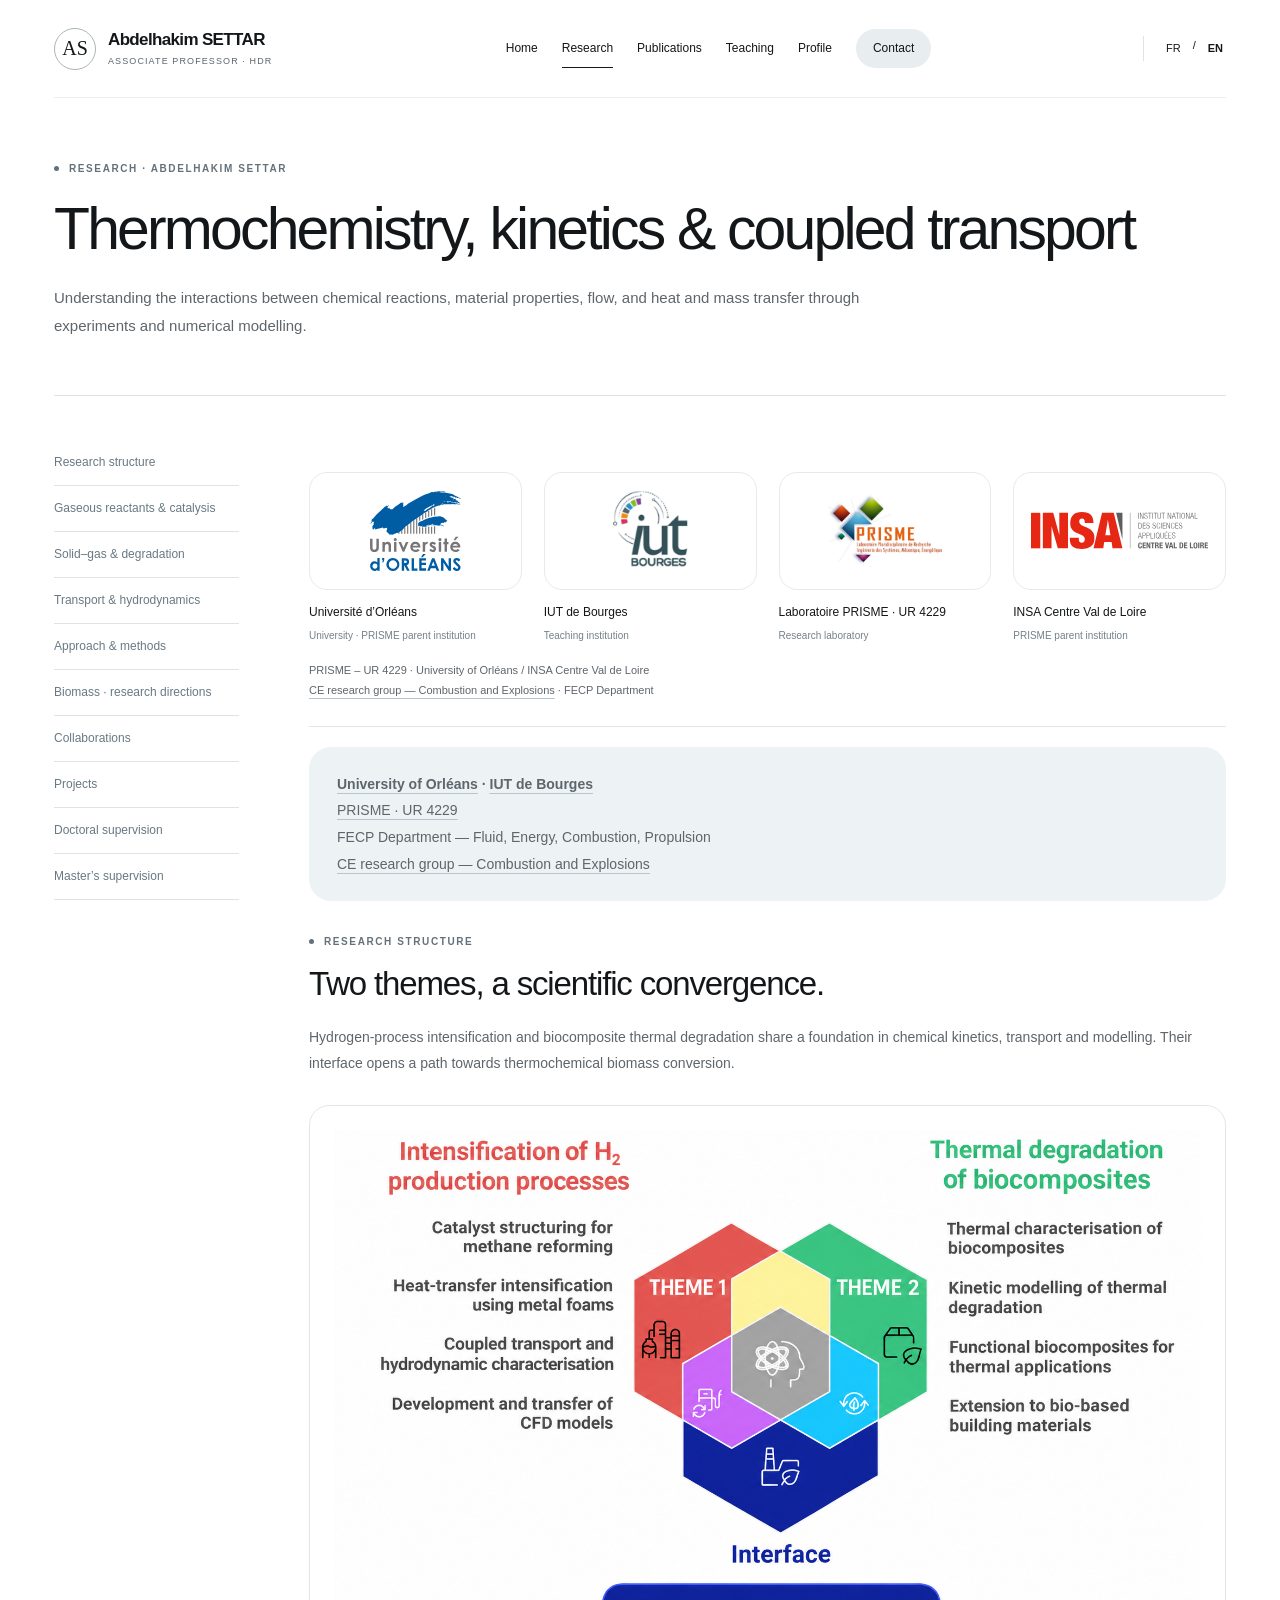
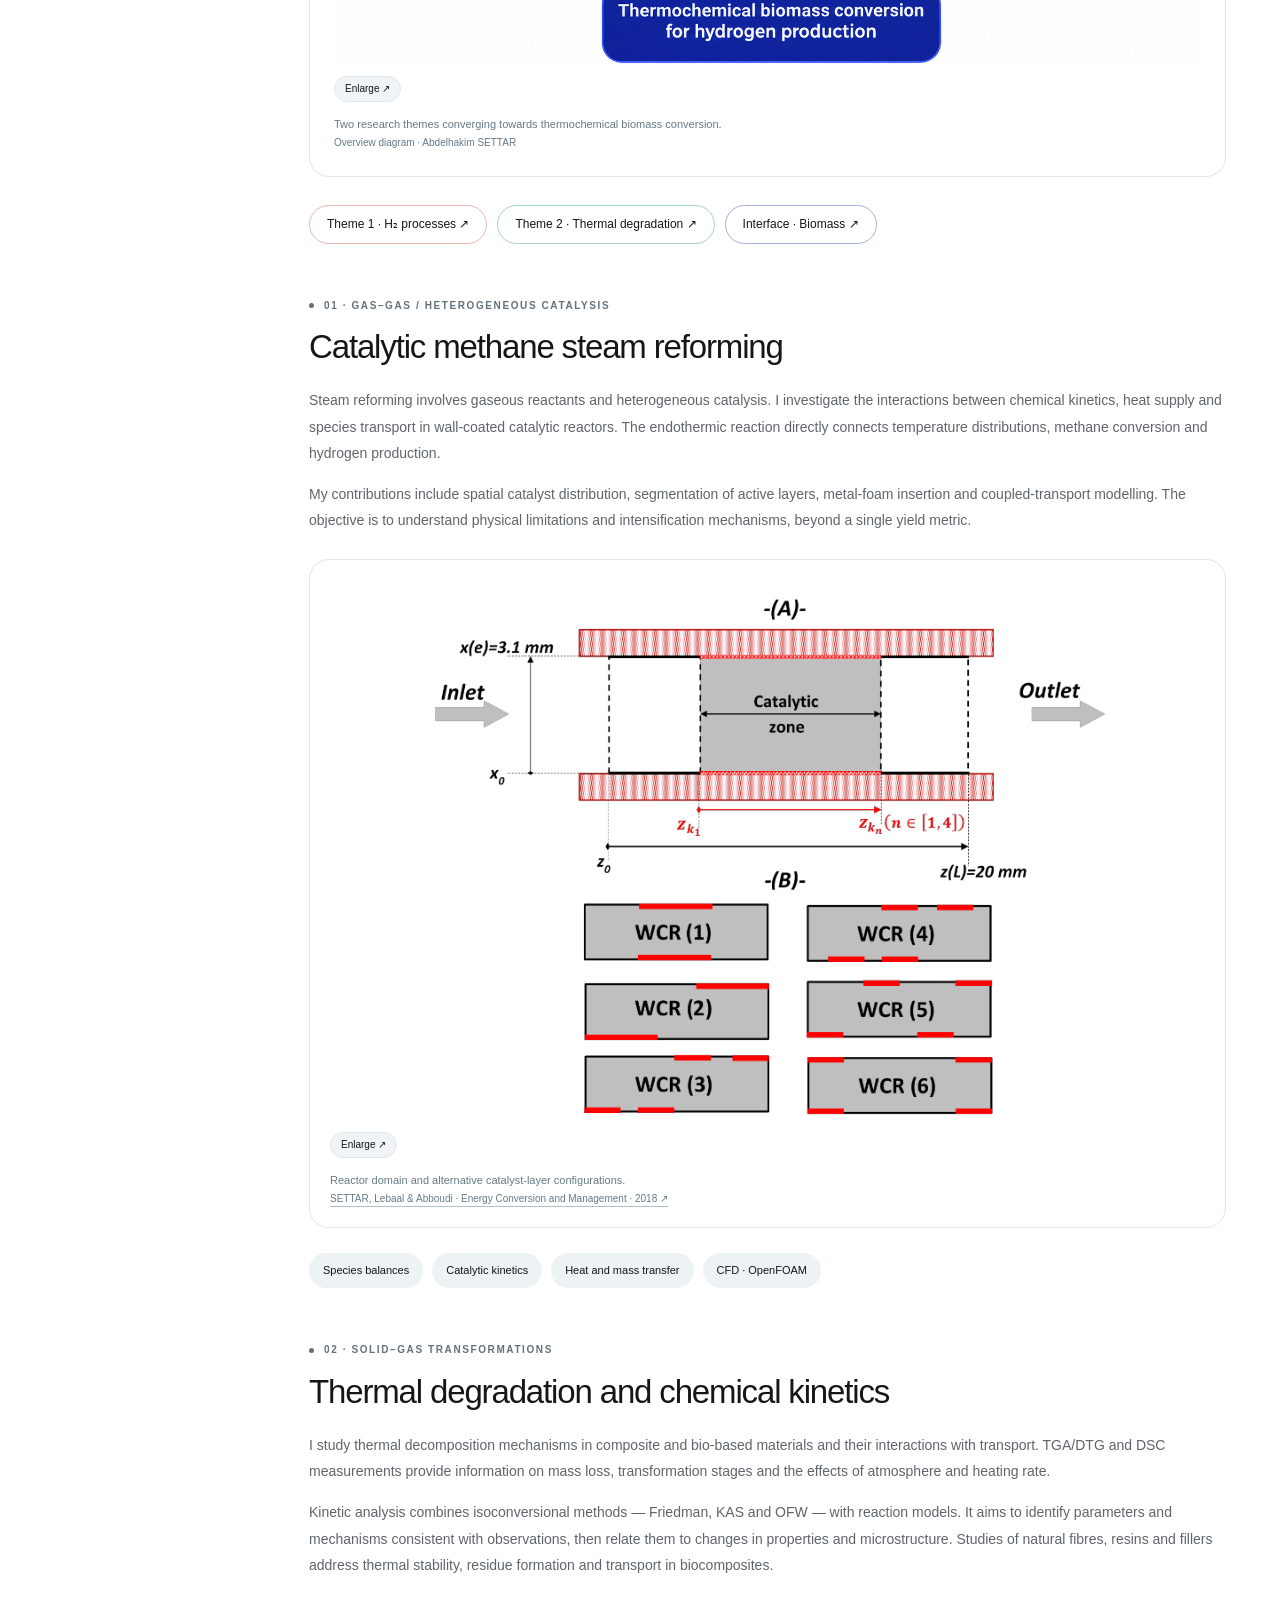
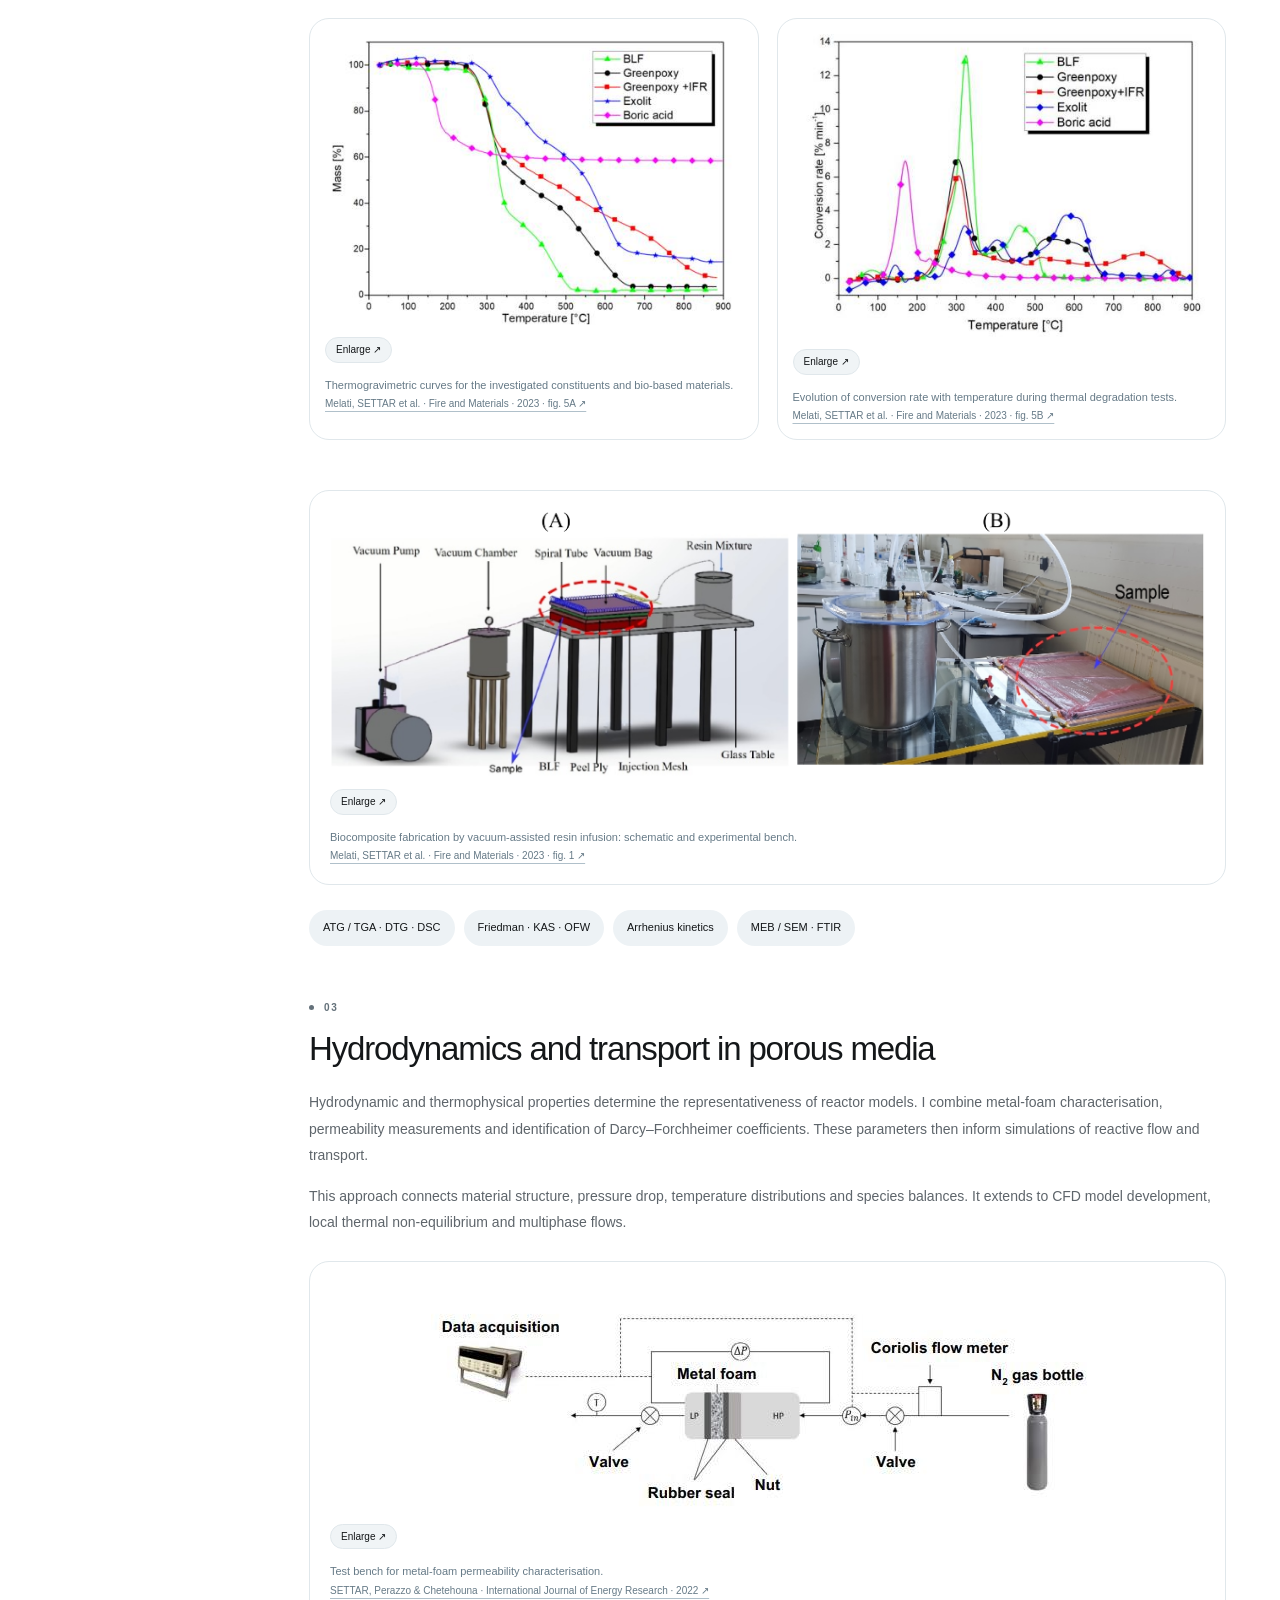
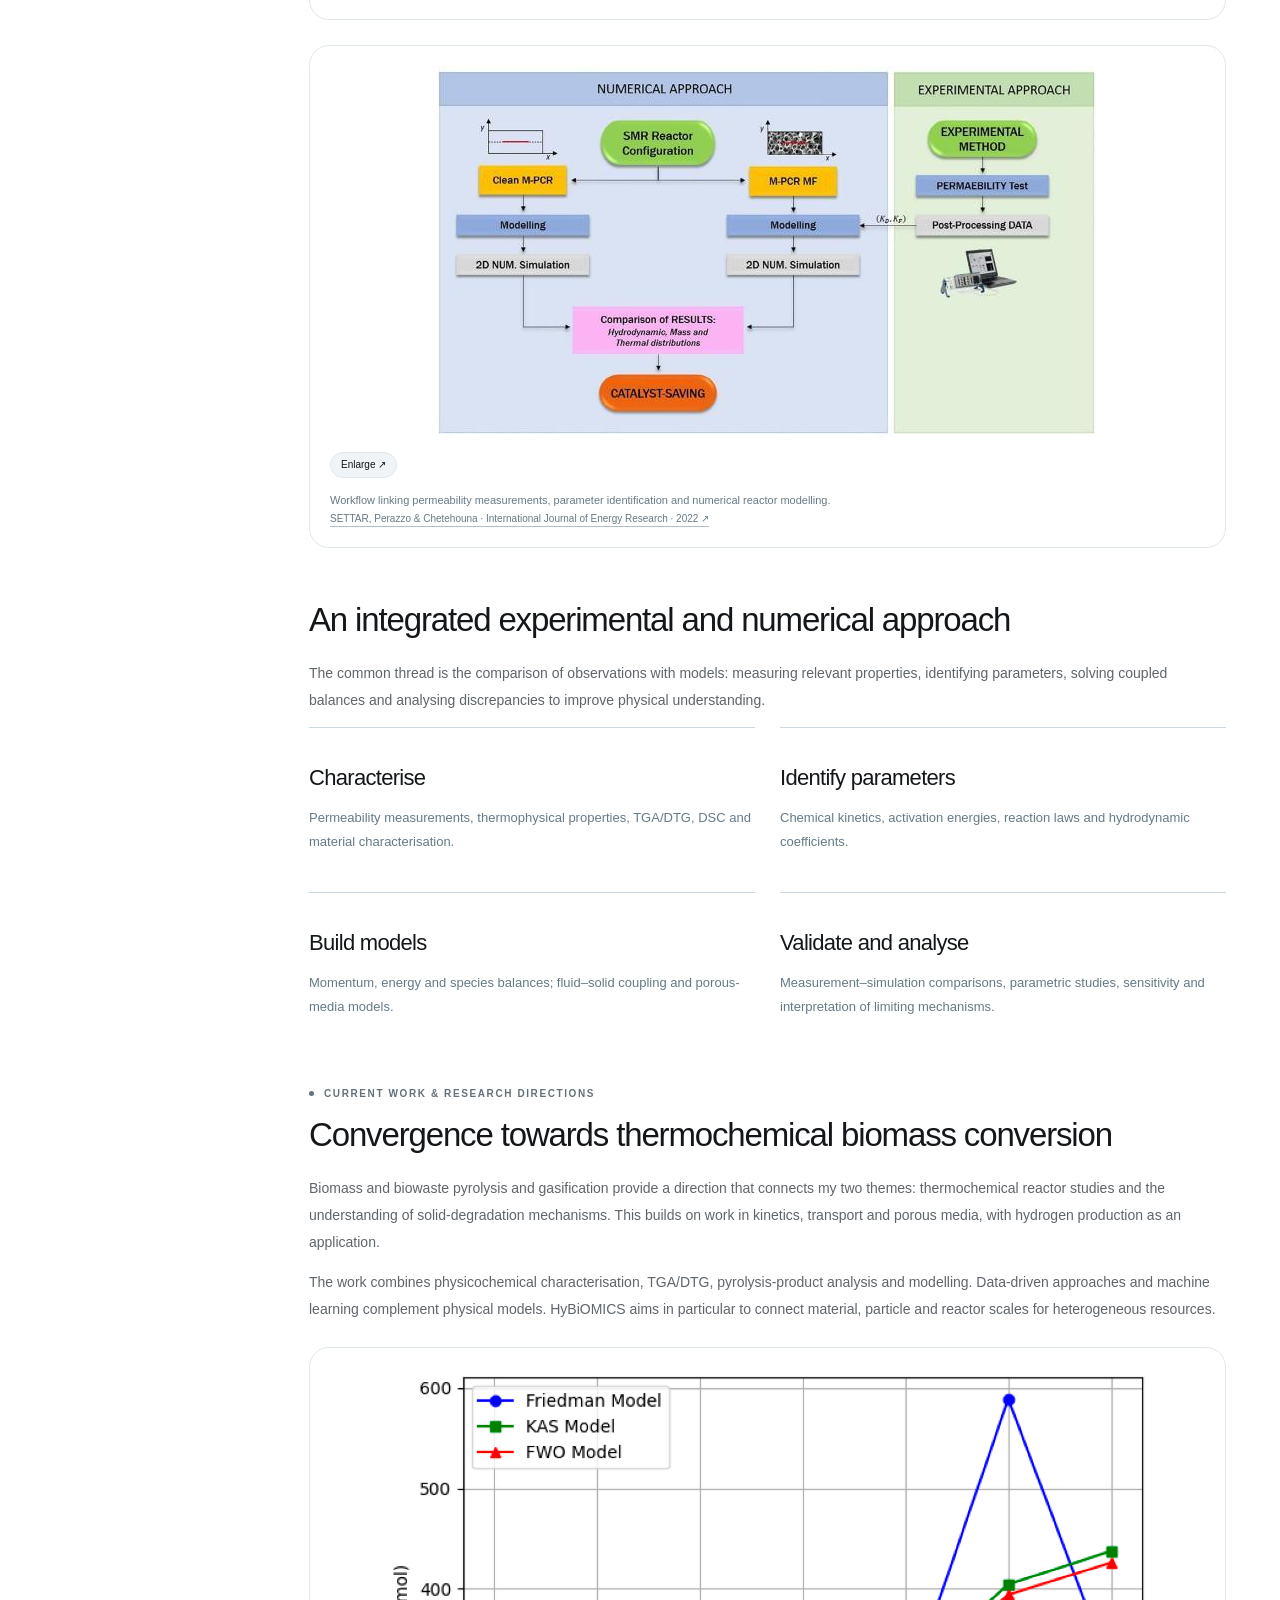
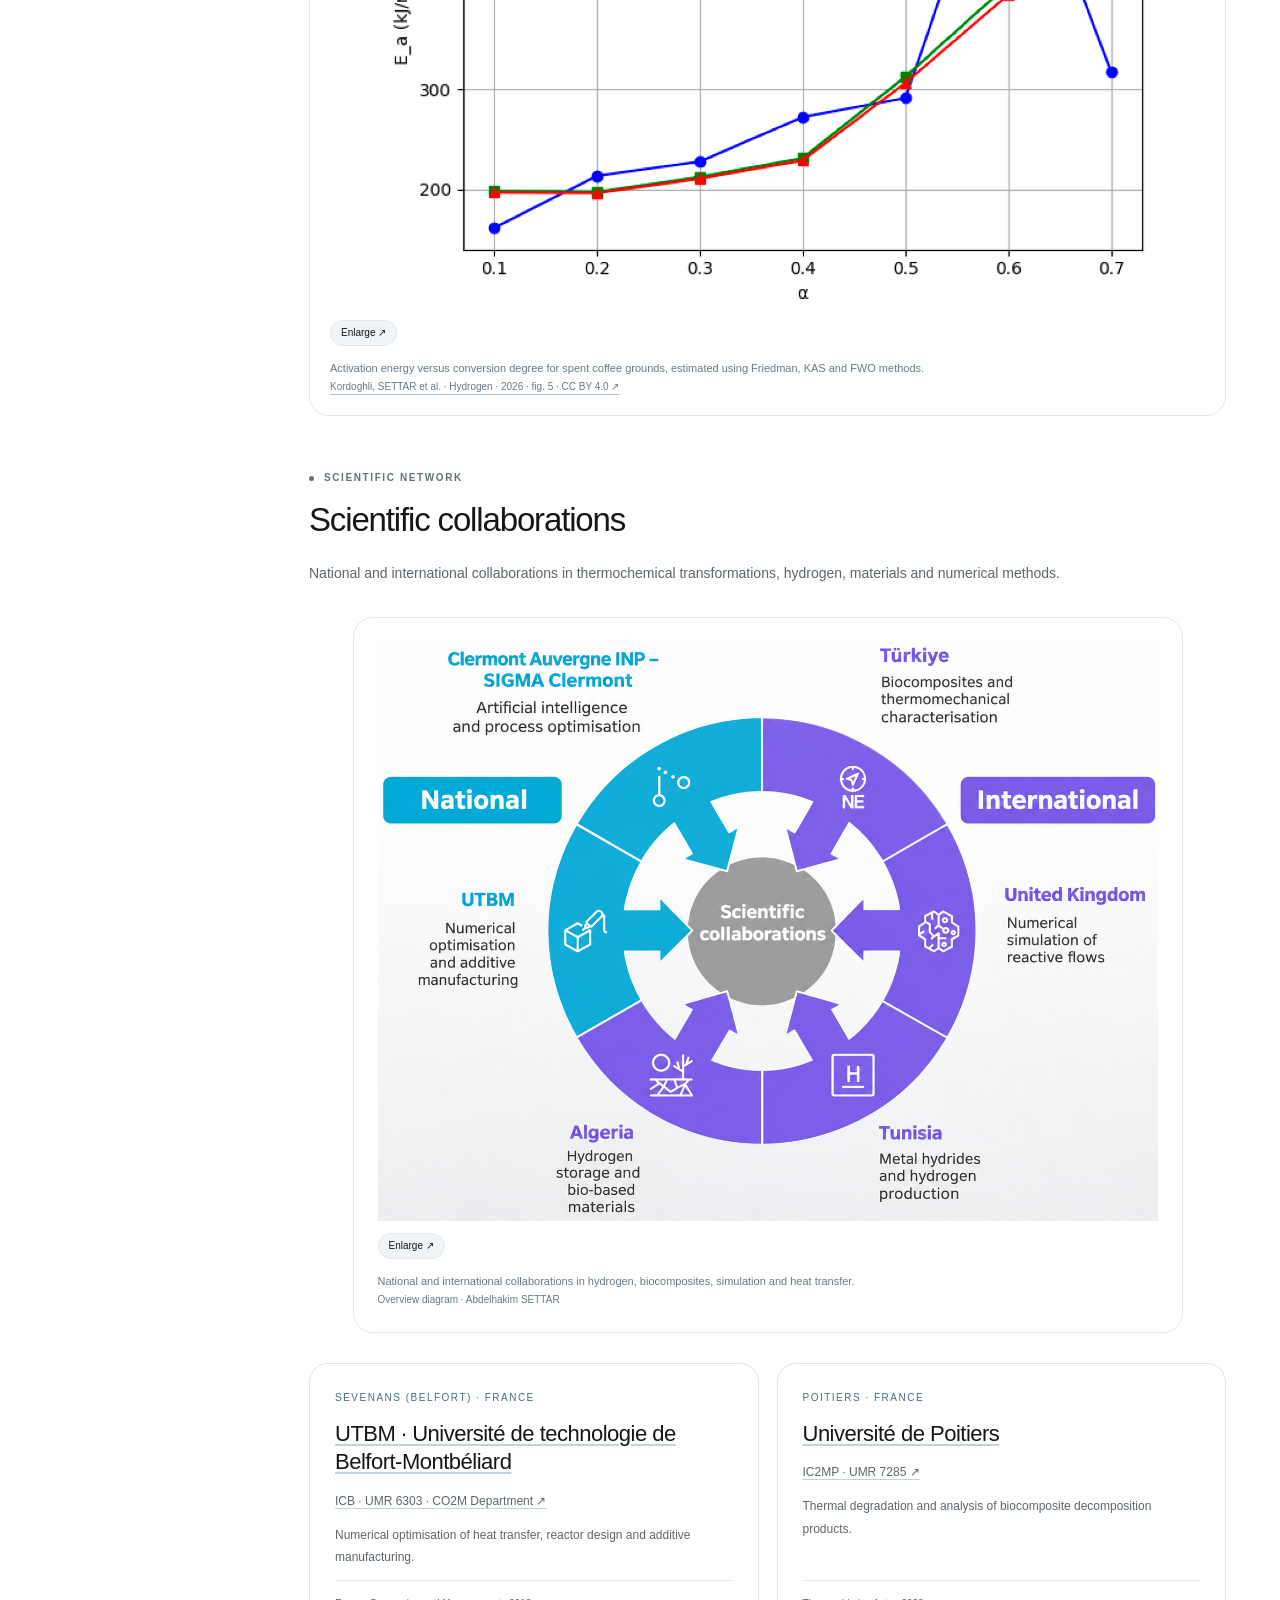
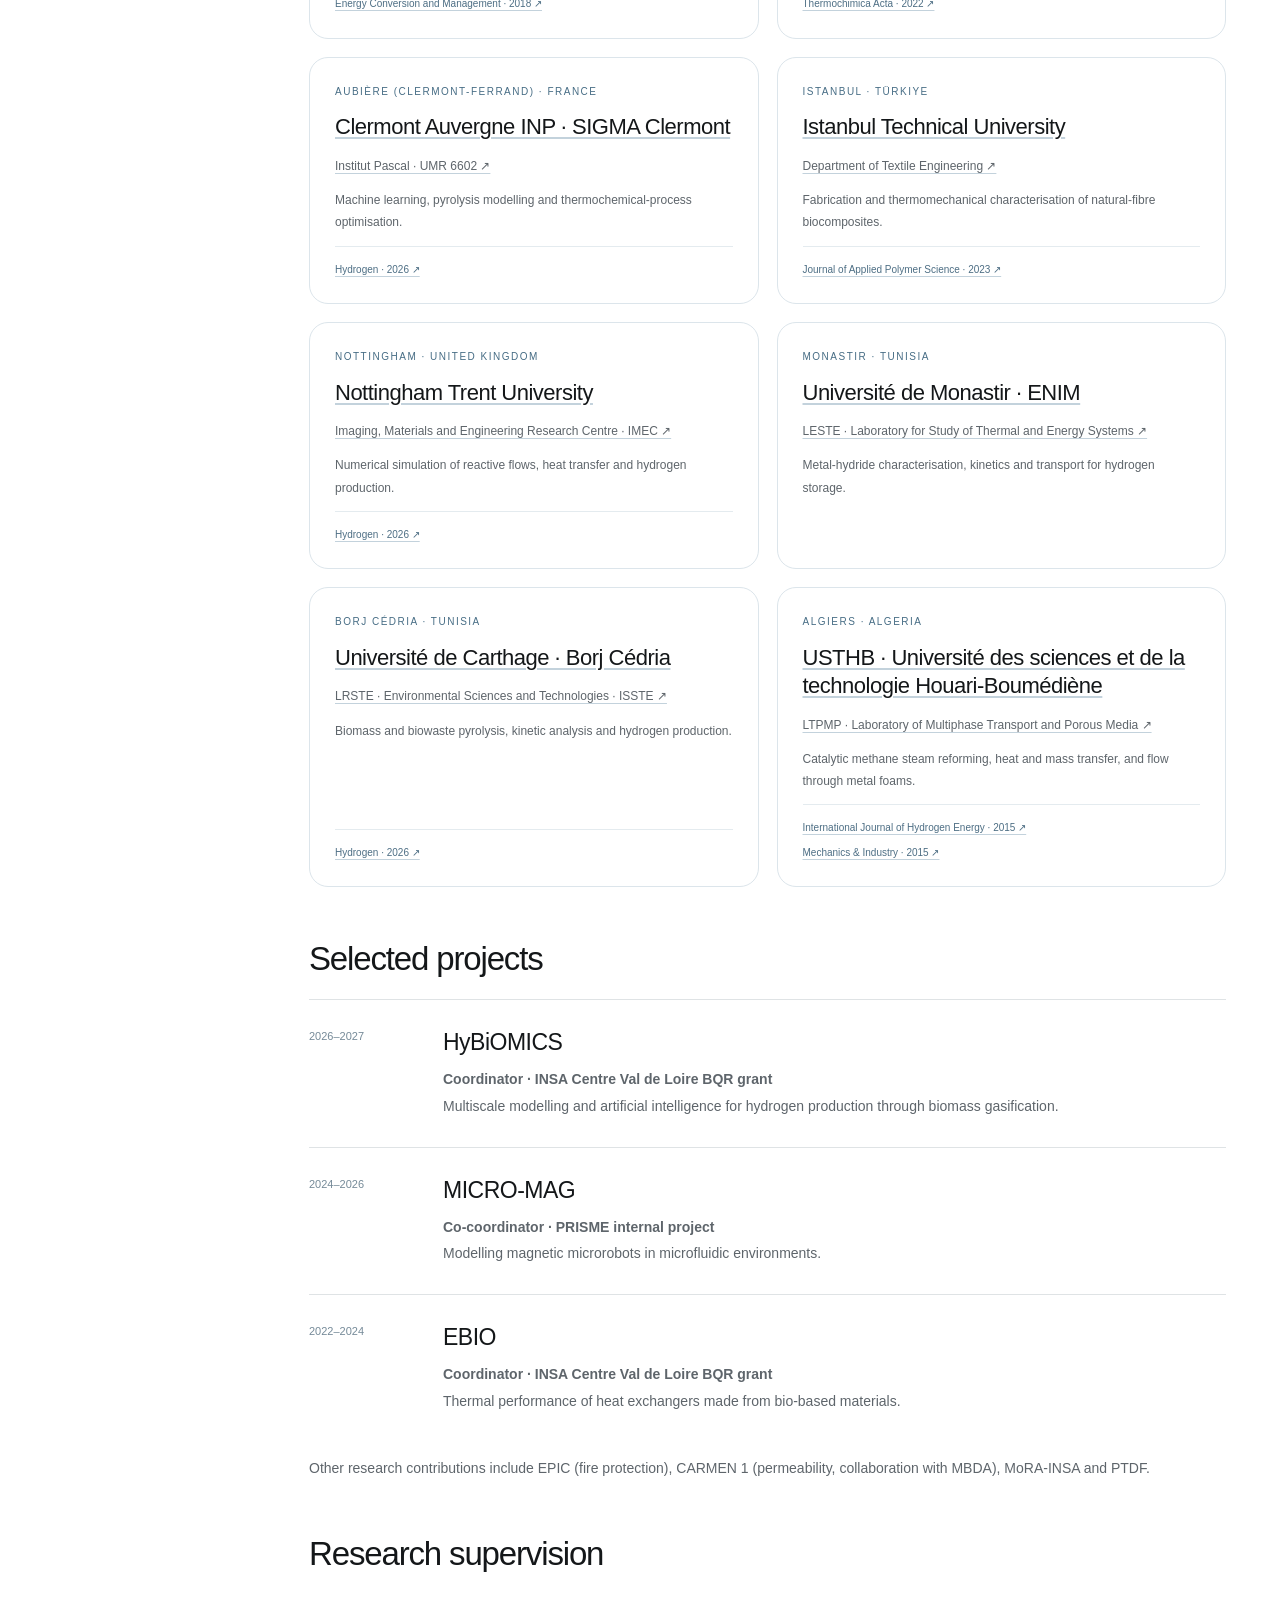
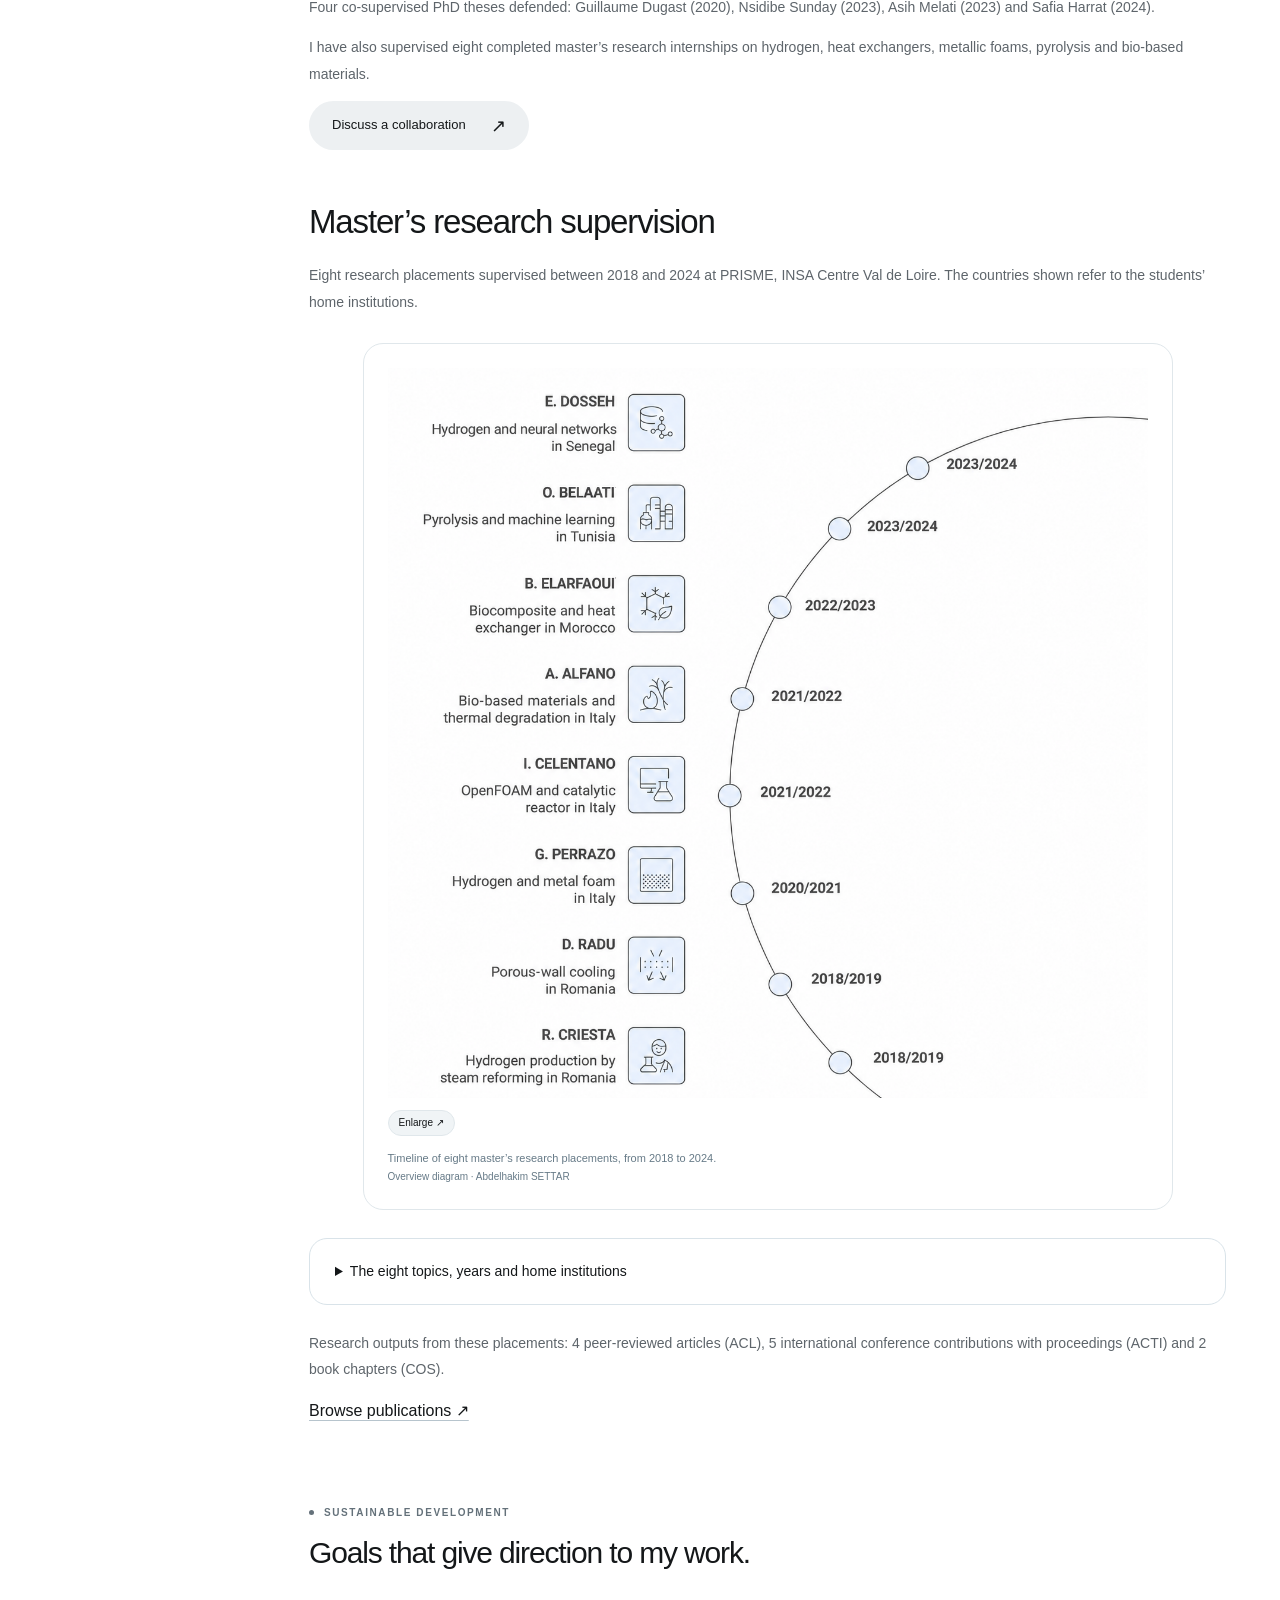
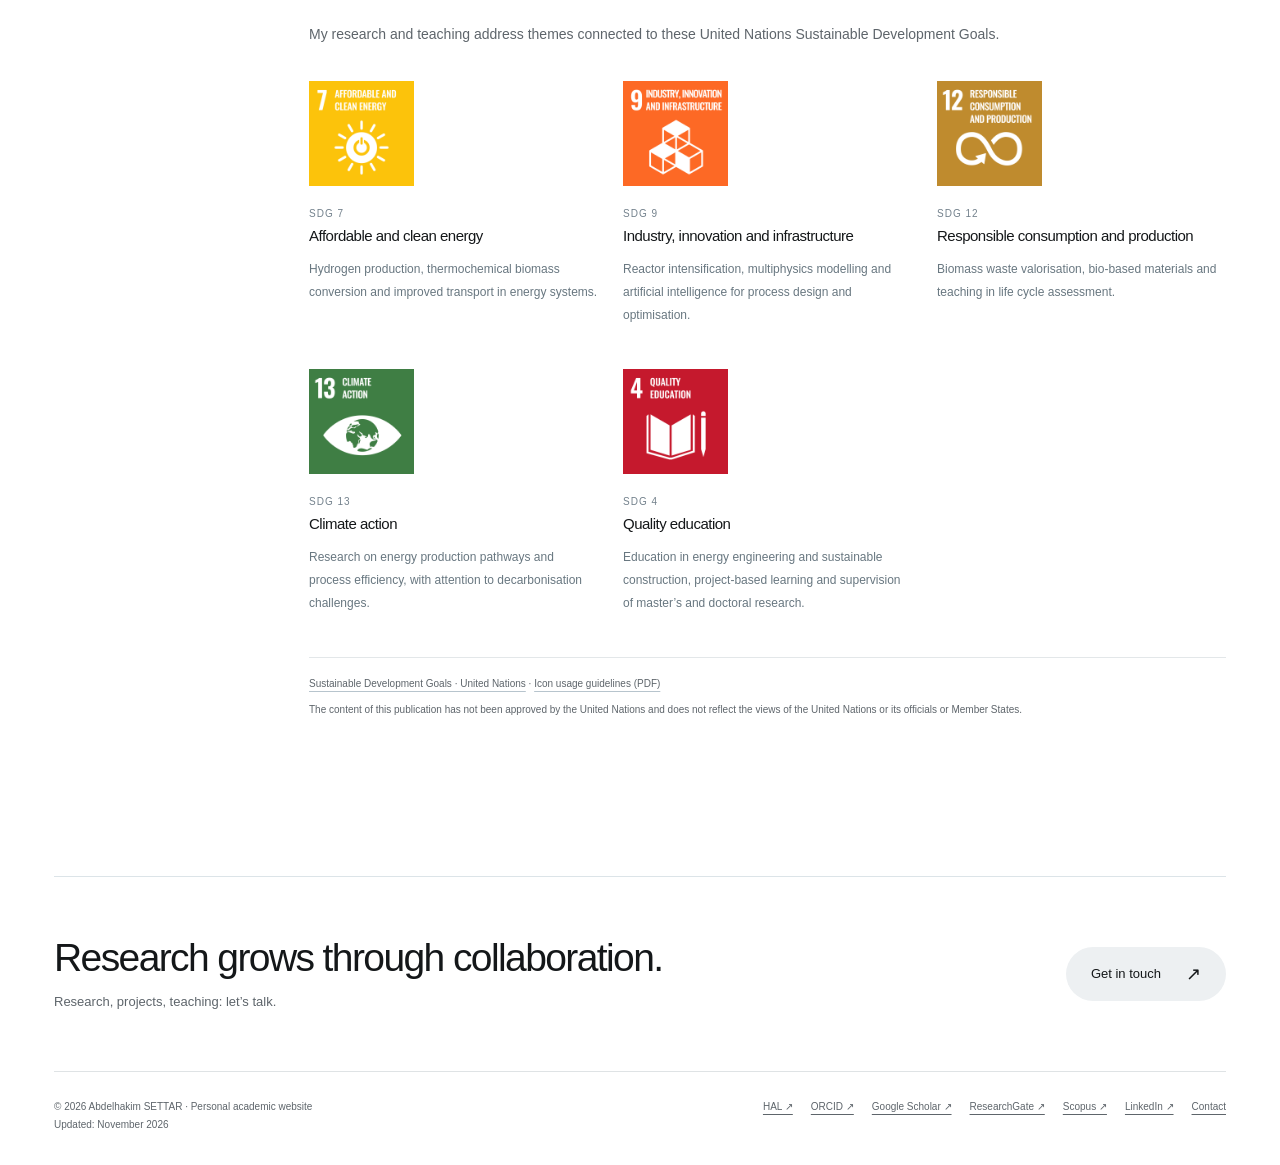
<file: en-research.html>
<!doctype html><html lang="en"><head><meta charset="utf-8"><meta name="viewport" content="width=device-width,initial-scale=1"><title>Research — Abdelhakim SETTAR</title><meta name="description" content="Abdelhakim SETTAR, Associate Professor with HDR: thermochemistry, chemical kinetics, coupled transport, experimental methods and numerical modelling."><meta name="theme-color" content="#172c34"><link rel="canonical" href="https://abdelhakim-settar.github.io/en-research.html"><link rel="alternate" hreflang="fr" href="https://abdelhakim-settar.github.io/fr-recherche.html"><link rel="alternate" hreflang="en" href="https://abdelhakim-settar.github.io/en-research.html"><link rel="alternate" hreflang="x-default" href="https://abdelhakim-settar.github.io/en-research.html"><meta property="og:title" content="Research — Abdelhakim SETTAR"><meta property="og:description" content="Abdelhakim SETTAR, Associate Professor with HDR: thermochemistry, chemical kinetics, coupled transport, experimental methods and numerical modelling."><meta property="og:type" content="profile"><meta property="og:url" content="https://abdelhakim-settar.github.io/en-research.html"><meta property="og:locale" content="en_GB"><link rel="icon" type="image/svg+xml" href="/favicon.svg"><link rel="stylesheet" href="/style.css"><script src="/app.js" defer></script><script type="application/ld+json">{"@context": "https://schema.org", "@type": "ProfilePage", "inLanguage": "en", "url": "https://abdelhakim-settar.github.io/en-research.html", "name": "Research — Abdelhakim Settar", "mainEntity": {"@type": "Person", "name": "Abdelhakim SETTAR", "jobTitle": "Associate Professor with HDR", "affiliation": [{"@type": "Organization", "name": "Université d’Orléans · IUT de Bourges", "url": "https://www.univ-orleans.fr/fr/iut-bourges"}, {"@type": "Organization", "name": "PRISME UR 4229 · Université d’Orléans / INSA Centre Val de Loire · FECP · CE — Combustion-Explosions", "url": "https://www.univ-orleans.fr/fr/prisme/la-recherche/departement-fecp/axe-combustion-explosions"}], "email": "mailto:abdelhakim.settar@univ-orleans.fr", "sameAs": ["https://cv.hal.science/abdelhakim-settar", "https://orcid.org/0000-0002-2147-880X", "https://www.linkedin.com/in/abdelhakim-settar-b4479660", "https://openalex.org/A5042702773", "https://scholar.google.fr/citations?user=sCTY_ZgAAAAJ&hl=fr", "https://www.researchgate.net/profile/Abdelhakim-Settar", "https://www.scopus.com/inward/authorDetails.url?authorID=56656576100&partnerID=MN8TOARS"], "knowsAbout": ["Thermochemistry", "Chemical kinetics", "Heat and mass transfer", "Catalytic methane steam reforming", "Thermal degradation", "Porous media", "Thermogravimetric analysis", "Computational fluid dynamics"], "image": "https://abdelhakim-settar.github.io/portrait-abdelhakim-settar.png"}}</script></head><body><a class="skip" href="#main">Skip to content</a><div class="shell"><header class="top"><a class="brand" href="/en.html"><span class="monogram" aria-hidden="true">AS</span><span><strong>Abdelhakim SETTAR</strong><small>Associate Professor · HDR</small></span></a><nav class="nav" aria-label="Main navigation"><a href="/en.html" >Home</a><a href="/en-research.html" aria-current="page">Research</a><a href="/en-publications.html" >Publications</a><a href="/en-teaching.html" >Teaching</a><a href="/en-profile.html" >Profile</a><a href="/en-contact.html" >Contact</a></nav><nav class="languages" aria-label="Language"><a href="/fr-recherche.html" lang="fr" hreflang="fr" class="" >FR</a><span aria-hidden="true">/</span><a href="/en-research.html" lang="en" hreflang="en" class="selected" aria-current="true">EN</a></nav></header><main id="main"><div class="page-head"><div class="eyebrow">Research · Abdelhakim SETTAR</div><h1>Thermochemistry, kinetics & coupled transport</h1><p>Understanding the interactions between chemical reactions, material properties, flow, and heat and mass transfer through experiments and numerical modelling.</p></div><div class="layout"><nav class="side" aria-label="On this page"><a href="#structuration">Research structure</a><a href="#reactions-gazeuses">Gaseous reactants & catalysis</a><a href="#degradation">Solid–gas & degradation</a><a href="#transferts">Transport & hydrodynamics</a><a href="#methodes">Approach & methods</a><a href="#perspectives">Biomass · research directions</a><a href="#collaborations">Collaborations</a><a href="#projects">Projects</a><a href="#supervision">Doctoral supervision</a><a href="#masters">Master’s supervision</a></nav><div class="content"><div class="institution-logos" aria-label="Institutional affiliations"><a href="https://www.univ-orleans.fr/fr" class="institution-logo"><span class="logo-wrap "><img src="/logo-universite-orleans.svg" alt="Université d’Orléans" width="180" height="80" loading="lazy"></span><strong>Université d’Orléans</strong><small>University · PRISME parent institution</small></a><a href="https://www.univ-orleans.fr/fr/iut-bourges" class="institution-logo"><span class="logo-wrap "><img src="/logo-iut-bourges-couleur.png" alt="IUT de Bourges" width="180" height="80" loading="lazy"></span><strong>IUT de Bourges</strong><small>Teaching institution</small></a><a href="https://www.univ-orleans.fr/fr/prisme" class="institution-logo"><span class="logo-wrap "><img src="/logo-prisme-couleur.png" alt="Laboratoire PRISME · UR 4229" width="180" height="80" loading="lazy"></span><strong>Laboratoire PRISME · UR 4229</strong><small>Research laboratory</small></a><a href="https://www.insa-centrevaldeloire.fr/" class="institution-logo"><span class="logo-wrap "><img src="/logo-insa-cvl.svg" alt="INSA Centre Val de Loire" width="180" height="80" loading="lazy"></span><strong>INSA Centre Val de Loire</strong><small>PRISME parent institution</small></a></div><p class="affiliation-context">PRISME – UR 4229 · University of Orléans / INSA Centre Val de Loire<br><a href="https://www.univ-orleans.fr/fr/prisme/la-recherche/departement-fecp/axe-combustion-explosions">CE research group — Combustion and Explosions</a> · FECP Department</p><div class="academic-affiliation"><p><strong><a href="https://www.univ-orleans.fr/fr">University of Orléans</a> · <a href="https://www.univ-orleans.fr/fr/iut-bourges">IUT de Bourges</a></strong><br><a href="https://www.univ-orleans.fr/fr/prisme">PRISME · UR 4229</a><br>FECP Department — Fluid, Energy, Combustion, Propulsion<br><a href="https://www.univ-orleans.fr/fr/prisme/la-recherche/departement-fecp/axe-combustion-explosions">CE research group — Combustion and Explosions</a></p></div><section id="structuration" class=""><div class="eyebrow">Research structure</div><h2>Two themes, a scientific convergence.</h2><p>Hydrogen-process intensification and biocomposite thermal degradation share a foundation in chemical kinetics, transport and modelling. Their interface opens a path towards thermochemical biomass conversion.</p><figure class="source-figure synthesis-figure synthesis-axes"><a class="figure-enlarge" href="/schema-structuration-en.png" target="_blank" rel="noopener" aria-label="Enlarge diagram"><img src="/schema-structuration-en.png" alt="Two research themes converging towards thermochemical biomass conversion." width="1597" height="985" lang="en" loading="lazy" decoding="async"><span class="enlarge-label">Enlarge ↗</span></a><figcaption>Two research themes converging towards thermochemical biomass conversion.<br><span>Overview diagram · Abdelhakim SETTAR</span></figcaption></figure><div class="structure-links"><a href="/en-research.html#reactions-gazeuses">Theme 1 · H₂ processes ↗</a><a href="/en-research.html#degradation">Theme 2 · Thermal degradation ↗</a><a href="/en-research.html#perspectives">Interface · Biomass ↗</a></div></section><span id="hydrogen" class="legacy-anchor"></span><section id="reactions-gazeuses"><div class="eyebrow">01 · Gas–gas / heterogeneous catalysis</div><h2>Catalytic methane steam reforming</h2><p>Steam reforming involves gaseous reactants and heterogeneous catalysis. I investigate the interactions between chemical kinetics, heat supply and species transport in wall-coated catalytic reactors. The endothermic reaction directly connects temperature distributions, methane conversion and hydrogen production.</p><p>My contributions include spatial catalyst distribution, segmentation of active layers, metal-foam insertion and coupled-transport modelling. The objective is to understand physical limitations and intensification mechanisms, beyond a single yield metric.</p><figure class="source-figure research-visual"><a class="figure-enlarge" href="/figure-catalyst-distribution-settar-2018.png" target="_blank" rel="noopener" aria-label="Enlarge figure"><img src="/figure-catalyst-distribution-settar-2018.png" alt="Reactor domain and alternative catalyst-layer configurations." width="770" height="608" loading="lazy" decoding="async"><span class="enlarge-label">Enlarge ↗</span></a><figcaption>Reactor domain and alternative catalyst-layer configurations.<br><span><a href="https://doi.org/10.1016/j.enconman.2018.09.038" title="Numerical analysis of catalytic-coated walls of an indirect internal reforming solid oxide fuel cell: Influence of catalyst coating distribution on the reformer efficiency">SETTAR, Lebaal &amp; Abboudi · Energy Conversion and Management · 2018 ↗</a></span></figcaption></figure><div class="methods"><span>Species balances</span><span>Catalytic kinetics</span><span>Heat and mass transfer</span><span>CFD · OpenFOAM</span></div></section><span id="materials" class="legacy-anchor"></span><section id="degradation"><div class="eyebrow">02 · Solid–gas transformations</div><h2>Thermal degradation and chemical kinetics</h2><p>I study thermal decomposition mechanisms in composite and bio-based materials and their interactions with transport. TGA/DTG and DSC measurements provide information on mass loss, transformation stages and the effects of atmosphere and heating rate.</p><p>Kinetic analysis combines isoconversional methods — Friedman, KAS and OFW — with reaction models. It aims to identify parameters and mechanisms consistent with observations, then relate them to changes in properties and microstructure. Studies of natural fibres, resins and fillers address thermal stability, residue formation and transport in biocomposites.</p><div class="figure-pair"><figure class="source-figure research-visual"><a class="figure-enlarge" href="/figure-tga-melati-2023.png" target="_blank" rel="noopener" aria-label="Enlarge figure"><img src="/figure-tga-melati-2023.png" alt="Thermogravimetric curves for the investigated constituents and bio-based materials." width="494" height="345" loading="lazy" decoding="async"><span class="enlarge-label">Enlarge ↗</span></a><figcaption>Thermogravimetric curves for the investigated constituents and bio-based materials.<br><span><a href="https://doi.org/10.1002/fam.3181" title="Intumescent fire‐retardant performance and small‐scale reaction mechanism on banana/bio‐epoxy composites">Melati, SETTAR et al. · Fire and Materials · 2023 · fig. 5A ↗</a></span></figcaption></figure><figure class="source-figure research-visual"><a class="figure-enlarge" href="/figure-dtg-melati-2023.png" target="_blank" rel="noopener" aria-label="Enlarge figure"><img src="/figure-dtg-melati-2023.png" alt="Evolution of conversion rate with temperature during thermal degradation tests." width="494" height="359" loading="lazy" decoding="async"><span class="enlarge-label">Enlarge ↗</span></a><figcaption>Evolution of conversion rate with temperature during thermal degradation tests.<br><span><a href="https://doi.org/10.1002/fam.3181" title="Intumescent fire‐retardant performance and small‐scale reaction mechanism on banana/bio‐epoxy composites">Melati, SETTAR et al. · Fire and Materials · 2023 · fig. 5B ↗</a></span></figcaption></figure></div><figure class="source-figure research-visual"><a class="figure-enlarge" href="/figure-biocomposite-fabrication-melati-2023.png" target="_blank" rel="noopener" aria-label="Enlarge figure"><img src="/figure-biocomposite-fabrication-melati-2023.png" alt="Biocomposite fabrication by vacuum-assisted resin infusion: schematic and experimental bench." width="1853" height="563" loading="lazy" decoding="async"><span class="enlarge-label">Enlarge ↗</span></a><figcaption>Biocomposite fabrication by vacuum-assisted resin infusion: schematic and experimental bench.<br><span><a href="https://doi.org/10.1002/fam.3181" title="Intumescent fire‐retardant performance and small‐scale reaction mechanism on banana/bio‐epoxy composites">Melati, SETTAR et al. · Fire and Materials · 2023 · fig. 1 ↗</a></span></figcaption></figure><div class="methods"><span>ATG / TGA · DTG · DSC</span><span>Friedman · KAS · OFW</span><span>Arrhenius kinetics</span><span>MEB / SEM · FTIR</span></div></section><span id="transport" class="legacy-anchor"></span><section id="transferts"><div class="eyebrow">03</div><h2>Hydrodynamics and transport in porous media</h2><p>Hydrodynamic and thermophysical properties determine the representativeness of reactor models. I combine metal-foam characterisation, permeability measurements and identification of Darcy–Forchheimer coefficients. These parameters then inform simulations of reactive flow and transport.</p><p>This approach connects material structure, pressure drop, temperature distributions and species balances. It extends to CFD model development, local thermal non-equilibrium and multiphase flows.</p><figure class="source-figure research-visual"><a class="figure-enlarge" href="/figure-permeability-settar-2022.jpg" target="_blank" rel="noopener" aria-label="Enlarge figure"><img src="/figure-permeability-settar-2022.jpg" alt="Test bench for metal-foam permeability characterisation." width="673" height="230" loading="lazy" decoding="async"><span class="enlarge-label">Enlarge ↗</span></a><figcaption>Test bench for metal-foam permeability characterisation.<br><span><a href="https://doi.org/10.1002/er.8002" title="Performance evaluation of methane‐fueled reactor for hydrogen production: Experimental permeability measurements and reactive flow modeling">SETTAR, Perazzo &amp; Chetehouna · International Journal of Energy Research · 2022 ↗</a></span></figcaption></figure><figure class="source-figure research-visual"><a class="figure-enlarge" href="/figure-experiment-model-settar-2022.jpg" target="_blank" rel="noopener" aria-label="Enlarge figure"><img src="/figure-experiment-model-settar-2022.jpg" alt="Workflow linking permeability measurements, parameter identification and numerical reactor modelling." width="660" height="374" loading="lazy" decoding="async"><span class="enlarge-label">Enlarge ↗</span></a><figcaption>Workflow linking permeability measurements, parameter identification and numerical reactor modelling.<br><span><a href="https://doi.org/10.1002/er.8002" title="Performance evaluation of methane‐fueled reactor for hydrogen production: Experimental permeability measurements and reactive flow modeling">SETTAR, Perazzo &amp; Chetehouna · International Journal of Energy Research · 2022 ↗</a></span></figcaption></figure></section><span id="methods" class="legacy-anchor"></span><section id="methodes"><h2>An integrated experimental and numerical approach</h2><p>The common thread is the comparison of observations with models: measuring relevant properties, identifying parameters, solving coupled balances and analysing discrepancies to improve physical understanding.</p><div class="method-grid compact-methods"><div><h3>Characterise</h3><p>Permeability measurements, thermophysical properties, TGA/DTG, DSC and material characterisation.</p></div><div><h3>Identify parameters</h3><p>Chemical kinetics, activation energies, reaction laws and hydrodynamic coefficients.</p></div><div><h3>Build models</h3><p>Momentum, energy and species balances; fluid–solid coupling and porous-media models.</p></div><div><h3>Validate and analyse</h3><p>Measurement–simulation comparisons, parametric studies, sensitivity and interpretation of limiting mechanisms.</p></div></div></section><section id="perspectives"><div class="eyebrow">Current work & research directions</div><h2>Convergence towards thermochemical biomass conversion</h2><p>Biomass and biowaste pyrolysis and gasification provide a direction that connects my two themes: thermochemical reactor studies and the understanding of solid-degradation mechanisms. This builds on work in kinetics, transport and porous media, with hydrogen production as an application.</p><p>The work combines physicochemical characterisation, TGA/DTG, pyrolysis-product analysis and modelling. Data-driven approaches and machine learning complement physical models. HyBiOMICS aims in particular to connect material, particle and reactor scales for heterogeneous resources.</p><figure class="source-figure research-visual"><a class="figure-enlarge" href="/figure-pyrolysis-kinetics-kordoghli-2026.png" target="_blank" rel="noopener" aria-label="Enlarge figure"><img src="/figure-pyrolysis-kinetics-kordoghli-2026.png" alt="Activation energy versus conversion degree for spent coffee grounds, estimated using Friedman, KAS and FWO methods." width="2751" height="1925" loading="lazy" decoding="async"><span class="enlarge-label">Enlarge ↗</span></a><figcaption>Activation energy versus conversion degree for spent coffee grounds, estimated using Friedman, KAS and FWO methods.<br><span><a href="https://doi.org/10.3390/hydrogen7010043" title="Hydrogen Production from Blended Waste Biomass: Pyrolysis, Thermodynamic-Kinetic Analysis and AI-Based Modelling">Kordoghli, SETTAR et al. · Hydrogen · 2026 · fig. 5 · CC BY 4.0 ↗</a></span></figcaption></figure></section><section id="collaborations"><div class="eyebrow">Scientific network</div><h2>Scientific collaborations</h2><p>National and international collaborations in thermochemical transformations, hydrogen, materials and numerical methods.</p><figure class="source-figure synthesis-figure synthesis-network"><a class="figure-enlarge" href="/schema-collaborations-en.png" target="_blank" rel="noopener" aria-label="Enlarge diagram"><img src="/schema-collaborations-en.png" alt="National and international collaborations in hydrogen, biocomposites, simulation and heat transfer." width="1455" height="1081" lang="en" loading="lazy" decoding="async"><span class="enlarge-label">Enlarge ↗</span></a><figcaption>National and international collaborations in hydrogen, biocomposites, simulation and heat transfer.<br><span>Overview diagram · Abdelhakim SETTAR</span></figcaption></figure><div class="collaboration-grid"><article class="collaboration-card"><div class="collaboration-country">Sevenans (Belfort) · France</div><h3><a href="https://www.utbm.fr/">UTBM · Université de technologie de Belfort-Montbéliard</a></h3><p class="collaboration-lab"><a href="https://icb.cnrs.fr/">ICB · UMR 6303 · CO2M Department ↗</a></p><p>Numerical optimisation of heat transfer, reactor design and additive manufacturing.</p><div class="collaboration-papers"><a href="https://doi.org/10.1016/j.enconman.2018.09.038" title="Numerical analysis of catalytic-coated walls of an indirect internal reforming solid oxide fuel cell: Influence of catalyst coating distribution on the reformer efficiency">Energy Conversion and Management · 2018 ↗</a></div></article><article class="collaboration-card"><div class="collaboration-country">Poitiers · France</div><h3><a href="https://www.univ-poitiers.fr/">Université de Poitiers</a></h3><p class="collaboration-lab"><a href="https://ic2mp.labo.univ-poitiers.fr/">IC2MP · UMR 7285 ↗</a></p><p>Thermal degradation and analysis of biocomposite decomposition products.</p><div class="collaboration-papers"><a href="https://doi.org/10.1016/j.tca.2022.179211" title="Kinetic analysis of the thermal degradation of an intumescent fire retardant coated green biocomposite">Thermochimica Acta · 2022 ↗</a></div></article><article class="collaboration-card"><div class="collaboration-country">Aubière (Clermont-Ferrand) · France</div><h3><a href="https://www.sigma-clermont.fr/fr/index.html">Clermont Auvergne INP · SIGMA Clermont</a></h3><p class="collaboration-lab"><a href="https://www.institutpascal.uca.fr/">Institut Pascal · UMR 6602 ↗</a></p><p>Machine learning, pyrolysis modelling and thermochemical-process optimisation.</p><div class="collaboration-papers"><a href="https://doi.org/10.3390/hydrogen7010043" title="Hydrogen Production from Blended Waste Biomass: Pyrolysis, Thermodynamic-Kinetic Analysis and AI-Based Modelling">Hydrogen · 2026 ↗</a></div></article><article class="collaboration-card"><div class="collaboration-country">Istanbul · Türkiye</div><h3><a href="https://www.itu.edu.tr/">Istanbul Technical University</a></h3><p class="collaboration-lab"><a href="https://tekstil.itu.edu.tr/en">Department of Textile Engineering ↗</a></p><p>Fabrication and thermomechanical characterisation of natural-fibre biocomposites.</p><div class="collaboration-papers"><a href="https://doi.org/10.1002/app.54430" title="Experimental analysis of the effect of natural fibers and SiC filler on the thermal behavior of green biocomposites">Journal of Applied Polymer Science · 2023 ↗</a></div></article><article class="collaboration-card"><div class="collaboration-country">Nottingham · United Kingdom</div><h3><a href="https://www.ntu.ac.uk/">Nottingham Trent University</a></h3><p class="collaboration-lab"><a href="https://www.ntu.ac.uk/research/groups-and-centres/centres/imaging-materials-and-engineering-research-centre">Imaging, Materials and Engineering Research Centre · IMEC ↗</a></p><p>Numerical simulation of reactive flows, heat transfer and hydrogen production.</p><div class="collaboration-papers"><a href="https://doi.org/10.3390/hydrogen7010043" title="Hydrogen Production from Blended Waste Biomass: Pyrolysis, Thermodynamic-Kinetic Analysis and AI-Based Modelling">Hydrogen · 2026 ↗</a></div></article><article class="collaboration-card"><div class="collaboration-country">Monastir · Tunisia</div><h3><a href="https://www.enim.rnu.tn/">Université de Monastir · ENIM</a></h3><p class="collaboration-lab"><a href="https://www.leste-enim.com/">LESTE · Laboratory for Study of Thermal and Energy Systems ↗</a></p><p>Metal-hydride characterisation, kinetics and transport for hydrogen storage.</p></article><article class="collaboration-card"><div class="collaboration-country">Borj Cédria · Tunisia</div><h3><a href="https://ucar.rnu.tn/">Université de Carthage · Borj Cédria</a></h3><p class="collaboration-lab"><a href="https://ucar.rnu.tn/research-laboratories/">LRSTE · Environmental Sciences and Technologies · ISSTE ↗</a></p><p>Biomass and biowaste pyrolysis, kinetic analysis and hydrogen production.</p><div class="collaboration-papers"><a href="https://doi.org/10.3390/hydrogen7010043" title="Hydrogen Production from Blended Waste Biomass: Pyrolysis, Thermodynamic-Kinetic Analysis and AI-Based Modelling">Hydrogen · 2026 ↗</a></div></article><article class="collaboration-card"><div class="collaboration-country">Algiers · Algeria</div><h3><a href="https://www.usthb.dz/">USTHB · Université des sciences et de la technologie Houari-Boumédiène</a></h3><p class="collaboration-lab"><a href="https://ltpmp.usthb.dz/">LTPMP · Laboratory of Multiphase Transport and Porous Media ↗</a></p><p>Catalytic methane steam reforming, heat and mass transfer, and flow through metal foams.</p><div class="collaboration-papers"><a href="https://doi.org/10.1016/j.ijhydene.2015.04.100" title="Numerical investigation on the wall-coated steam methane reformer improvement: Effects of catalyst layer patterns and metal foam insertion">International Journal of Hydrogen Energy · 2015 ↗</a><a href="https://doi.org/10.1051/meca/2015035" title="Numerical investigation of convective heat transfer in a plane channel filled with metal foam under local thermal non-equilibrium">Mechanics &amp; Industry · 2015 ↗</a></div></article></div></section><section id="projects"><h2>Selected projects</h2><article class="project"><span class="date">2026–2027</span><div><h3>HyBiOMICS</h3><p><strong>Coordinator · INSA Centre Val de Loire BQR grant</strong></p><p>Multiscale modelling and artificial intelligence for hydrogen production through biomass gasification.</p></div></article><article class="project"><span class="date">2024–2026</span><div><h3>MICRO-MAG</h3><p><strong>Co-coordinator · PRISME internal project</strong></p><p>Modelling magnetic microrobots in microfluidic environments.</p></div></article><article class="project"><span class="date">2022–2024</span><div><h3>EBIO</h3><p><strong>Coordinator · INSA Centre Val de Loire BQR grant</strong></p><p>Thermal performance of heat exchangers made from bio-based materials.</p></div></article><p class="minor">Other research contributions include EPIC (fire protection), CARMEN 1 (permeability, collaboration with MBDA), MoRA-INSA and PTDF.</p></section><section id="supervision"><h2>Research supervision</h2><p>Four co-supervised PhD theses defended: Guillaume Dugast (2020), Nsidibe Sunday (2023), Asih Melati (2023) and Safia Harrat (2024).</p><p>I have also supervised eight completed master’s research internships on hydrogen, heat exchangers, metallic foams, pyrolysis and bio-based materials.</p><a class="button " href="/en-contact.html" >Discuss a collaboration<span class="arrow" aria-hidden="true">↗</span></a></section><section id="masters"><h2>Master’s research supervision</h2><p>Eight research placements supervised between 2018 and 2024 at PRISME, INSA Centre Val de Loire. The countries shown refer to the students’ home institutions.</p><figure class="source-figure synthesis-figure synthesis-masters"><a class="figure-enlarge" href="/schema-encadrements-masters-en.png" target="_blank" rel="noopener" aria-label="Enlarge diagram"><img src="/schema-encadrements-masters-en.png" alt="Timeline of eight master’s research placements, from 2018 to 2024." width="1280" height="1229" lang="en" loading="lazy" decoding="async"><span class="enlarge-label">Enlarge ↗</span></a><figcaption>Timeline of eight master’s research placements, from 2018 to 2024.<br><span>Overview diagram · Abdelhakim SETTAR</span></figcaption></figure><details class="master-details"><summary>The eight topics, years and home institutions</summary><ol class="master-list"><li><span class="master-year">2023–2024</span><div><h4>Emmanuelle DOSSEH</h4><p class="master-origin">Senegal · UCAD / ESP, Dakar</p><p>Hydrogen production: artificial neural networks and comparison with OpenFOAM.</p></div></li><li><span class="master-year">2023–2024</span><div><h4>Oumayma BELAATI</h4><p class="master-origin">Tunisia · ENSTA Borj Cédria</p><p>Biomass-pyrolysis kinetics and machine learning.</p></div></li><li><span class="master-year">2022–2023</span><div><h4>Bouchra ELARFAOUI</h4><p class="master-origin">Morocco · ENSA Khouribga, Sultan Moulay Slimane University</p><p>Thermal performance of a Green-Poxy / SiC biocomposite heat exchanger.</p></div></li><li><span class="master-year">2021–2022</span><div><h4>Anna ALFANO</h4><p class="master-origin">Italy · University of Naples · Erasmus+</p><p>Fabrication, characterisation and thermal degradation of bio-based materials.</p></div></li><li><span class="master-year">2021–2022</span><div><h4>Ilaria CELENTANO</h4><p class="master-origin">Italy · University of Naples · Erasmus+</p><p>OpenFOAM model development for a catalytic hydrogen-production reactor.</p></div></li><li><span class="master-year">2020–2021</span><div><h4>Giuseppina Rosalia PERAZZO</h4><p class="master-origin">Italy · University of Naples · Erasmus+</p><p>Hydrogen-production intensification using metal foams.</p></div></li><li><span class="master-year">2018–2019</span><div><h4>Denisa RADU</h4><p class="master-origin">Romania · University of Constanța · Erasmus+</p><p>3D simulation of transpiration cooling through porous walls.</p></div></li><li><span class="master-year">2018–2019</span><div><h4>Roxana CRIESTA</h4><p class="master-origin">Romania · University of Constanța · Erasmus+</p><p>Catalytic methane steam reforming assisted by catalytic combustion.</p></div></li></ol></details><p>Research outputs from these placements: 4 peer-reviewed articles (ACL), 5 international conference contributions with proceedings (ACTI) and 2 book chapters (COS).</p><a href="/en-publications.html">Browse publications ↗</a></section><section class="section sdg-section reveal" id="sustainability"><div class="section-heading"><div><div class="eyebrow">Sustainable development</div><h2>Goals that give direction to my work.</h2></div></div><p class="sdg-intro">My research and teaching address themes connected to these United Nations Sustainable Development Goals.</p><div class="sdg-grid"><article class="sdg-card"><a href="https://sdgs.un.org/goals/goal7" aria-label="SDG 7 — Affordable and clean energy"><img src="/sdg-07.png" alt="Goal 7 — Affordable and clean energy" width="120" height="120" loading="lazy"></a><h3><span>SDG 7</span>Affordable and clean energy</h3><p>Hydrogen production, thermochemical biomass conversion and improved transport in energy systems.</p></article><article class="sdg-card"><a href="https://sdgs.un.org/goals/goal9" aria-label="SDG 9 — Industry, innovation and infrastructure"><img src="/sdg-09.png" alt="Goal 9 — Industry, innovation and infrastructure" width="120" height="120" loading="lazy"></a><h3><span>SDG 9</span>Industry, innovation and infrastructure</h3><p>Reactor intensification, multiphysics modelling and artificial intelligence for process design and optimisation.</p></article><article class="sdg-card"><a href="https://sdgs.un.org/goals/goal12" aria-label="SDG 12 — Responsible consumption and production"><img src="/sdg-12.png" alt="Goal 12 — Responsible consumption and production" width="120" height="120" loading="lazy"></a><h3><span>SDG 12</span>Responsible consumption and production</h3><p>Biomass waste valorisation, bio-based materials and teaching in life cycle assessment.</p></article><article class="sdg-card"><a href="https://sdgs.un.org/goals/goal13" aria-label="SDG 13 — Climate action"><img src="/sdg-13.png" alt="Goal 13 — Climate action" width="120" height="120" loading="lazy"></a><h3><span>SDG 13</span>Climate action</h3><p>Research on energy production pathways and process efficiency, with attention to decarbonisation challenges.</p></article><article class="sdg-card"><a href="https://sdgs.un.org/goals/goal4" aria-label="SDG 4 — Quality education"><img src="/sdg-04.png" alt="Goal 4 — Quality education" width="120" height="120" loading="lazy"></a><h3><span>SDG 4</span>Quality education</h3><p>Education in energy engineering and sustainable construction, project-based learning and supervision of master’s and doctoral research.</p></article></div><div class="sdg-credits"><p><a href="https://www.un.org/sustainabledevelopment">Sustainable Development Goals · United Nations</a> · <a href="/sdg-guidelines.pdf">Icon usage guidelines (PDF)</a></p><p>The content of this publication has not been approved by the United Nations and does not reflect the views of the United Nations or its officials or Member States.</p></div></section></div></div></main><footer><div class="footer-cta"><div><h2>Research grows through collaboration.</h2><p>Research, projects, teaching: let’s talk.</p></div><a class="button " href="/en-contact.html" >Get in touch<span class="arrow" aria-hidden="true">↗</span></a></div><section class="site-traffic" data-site-traffic hidden aria-label="Site visits"><div class="traffic-total"><span class="eyebrow">Site visits</span><strong data-traffic-count aria-live="polite">…</strong><span>visits · entire site</span><small data-traffic-since></small></div><div class="traffic-info"><p>Public statistics, without cookies.</p><a data-traffic-dashboard target="_blank" rel="noopener">Open statistics ↗</a><small>GoatCounter</small></div><details class="traffic-countries"><summary>View visits by country</summary><p>The dashboard shows the geographical breakdown and page views.</p></details></section><div class="bottom"><div>© 2026 Abdelhakim SETTAR · Personal academic website<br>Updated: November 2026</div><div><a href="https://cv.hal.science/abdelhakim-settar">HAL ↗</a><a href="https://orcid.org/0000-0002-2147-880X">ORCID ↗</a><a href="https://scholar.google.fr/citations?user=sCTY_ZgAAAAJ&amp;hl=fr">Google Scholar ↗</a><a href="https://www.researchgate.net/profile/Abdelhakim-Settar">ResearchGate ↗</a><a href="https://www.scopus.com/inward/authorDetails.url?authorID=56656576100&amp;partnerID=MN8TOARS">Scopus ↗</a><a href="https://www.linkedin.com/in/abdelhakim-settar-b4479660/">LinkedIn ↗</a><a href="/en-contact.html">Contact</a></div></div></footer></div></body></html>
</file>
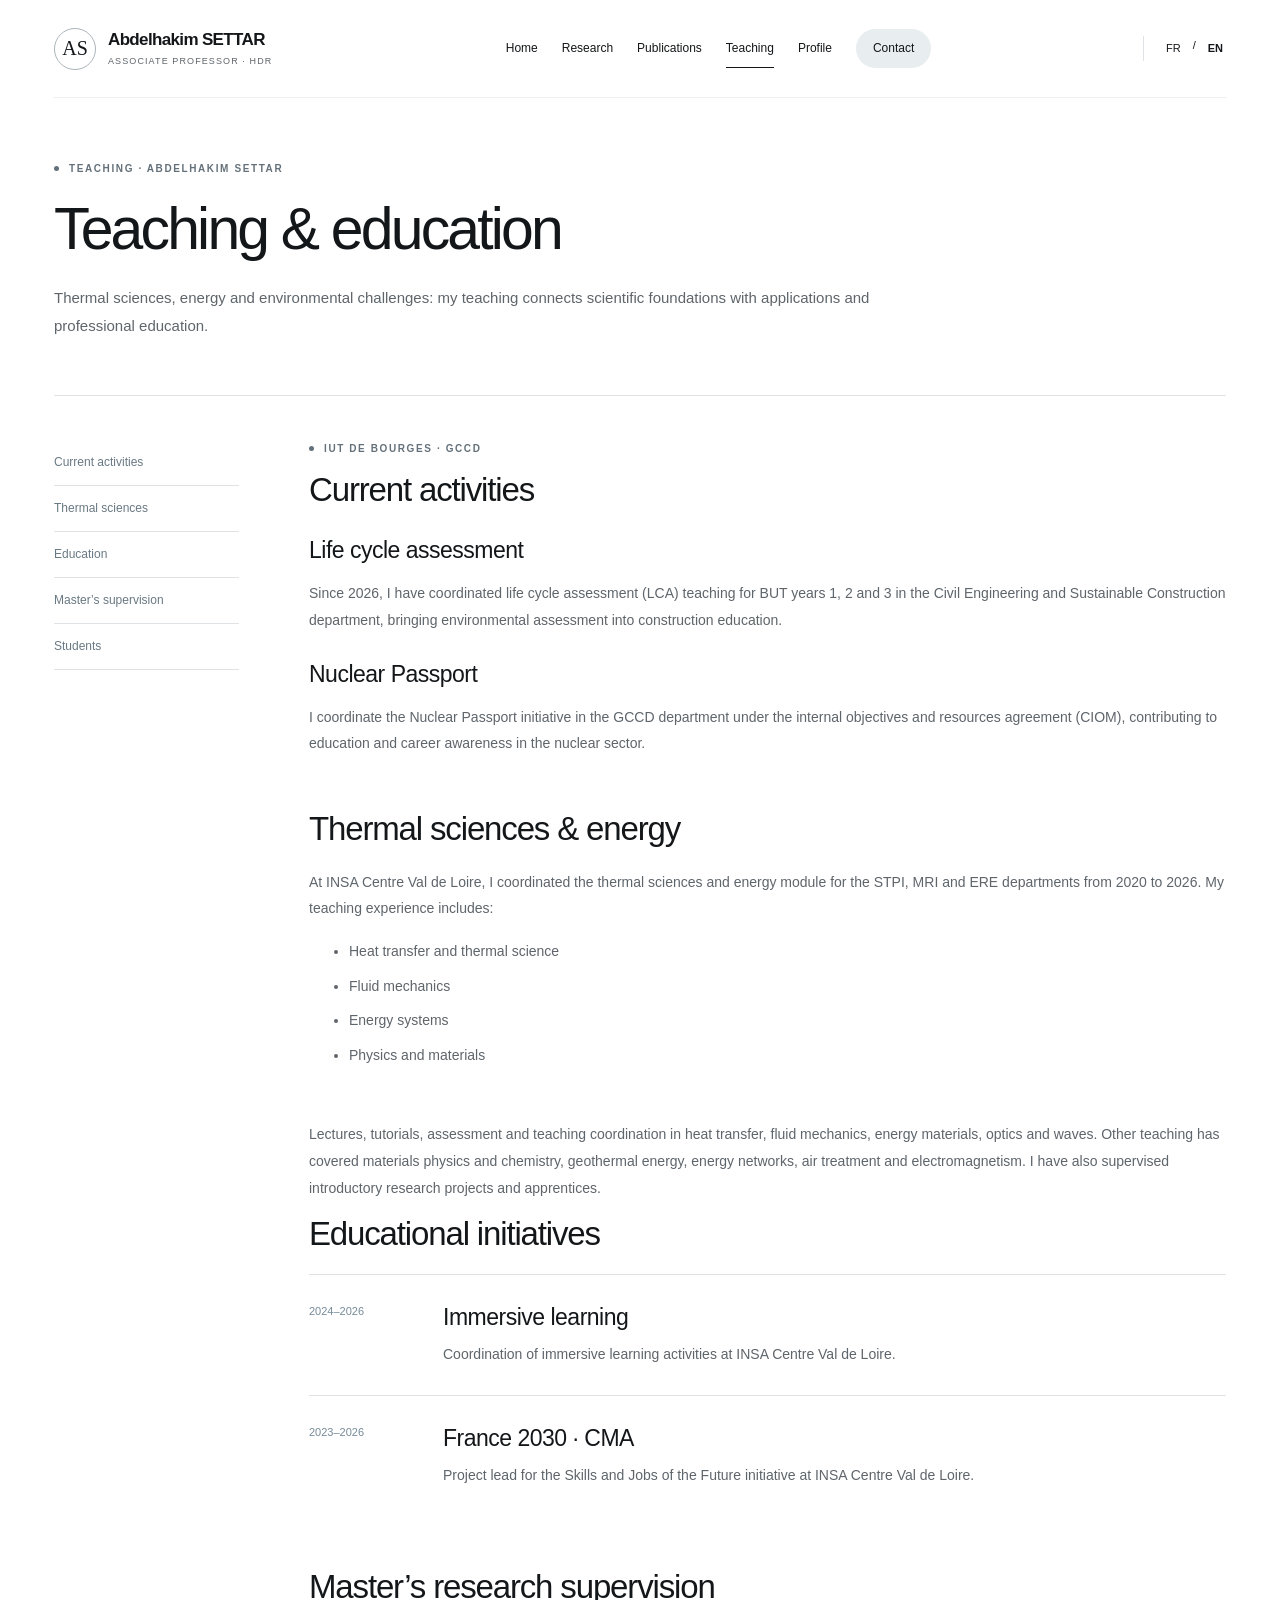
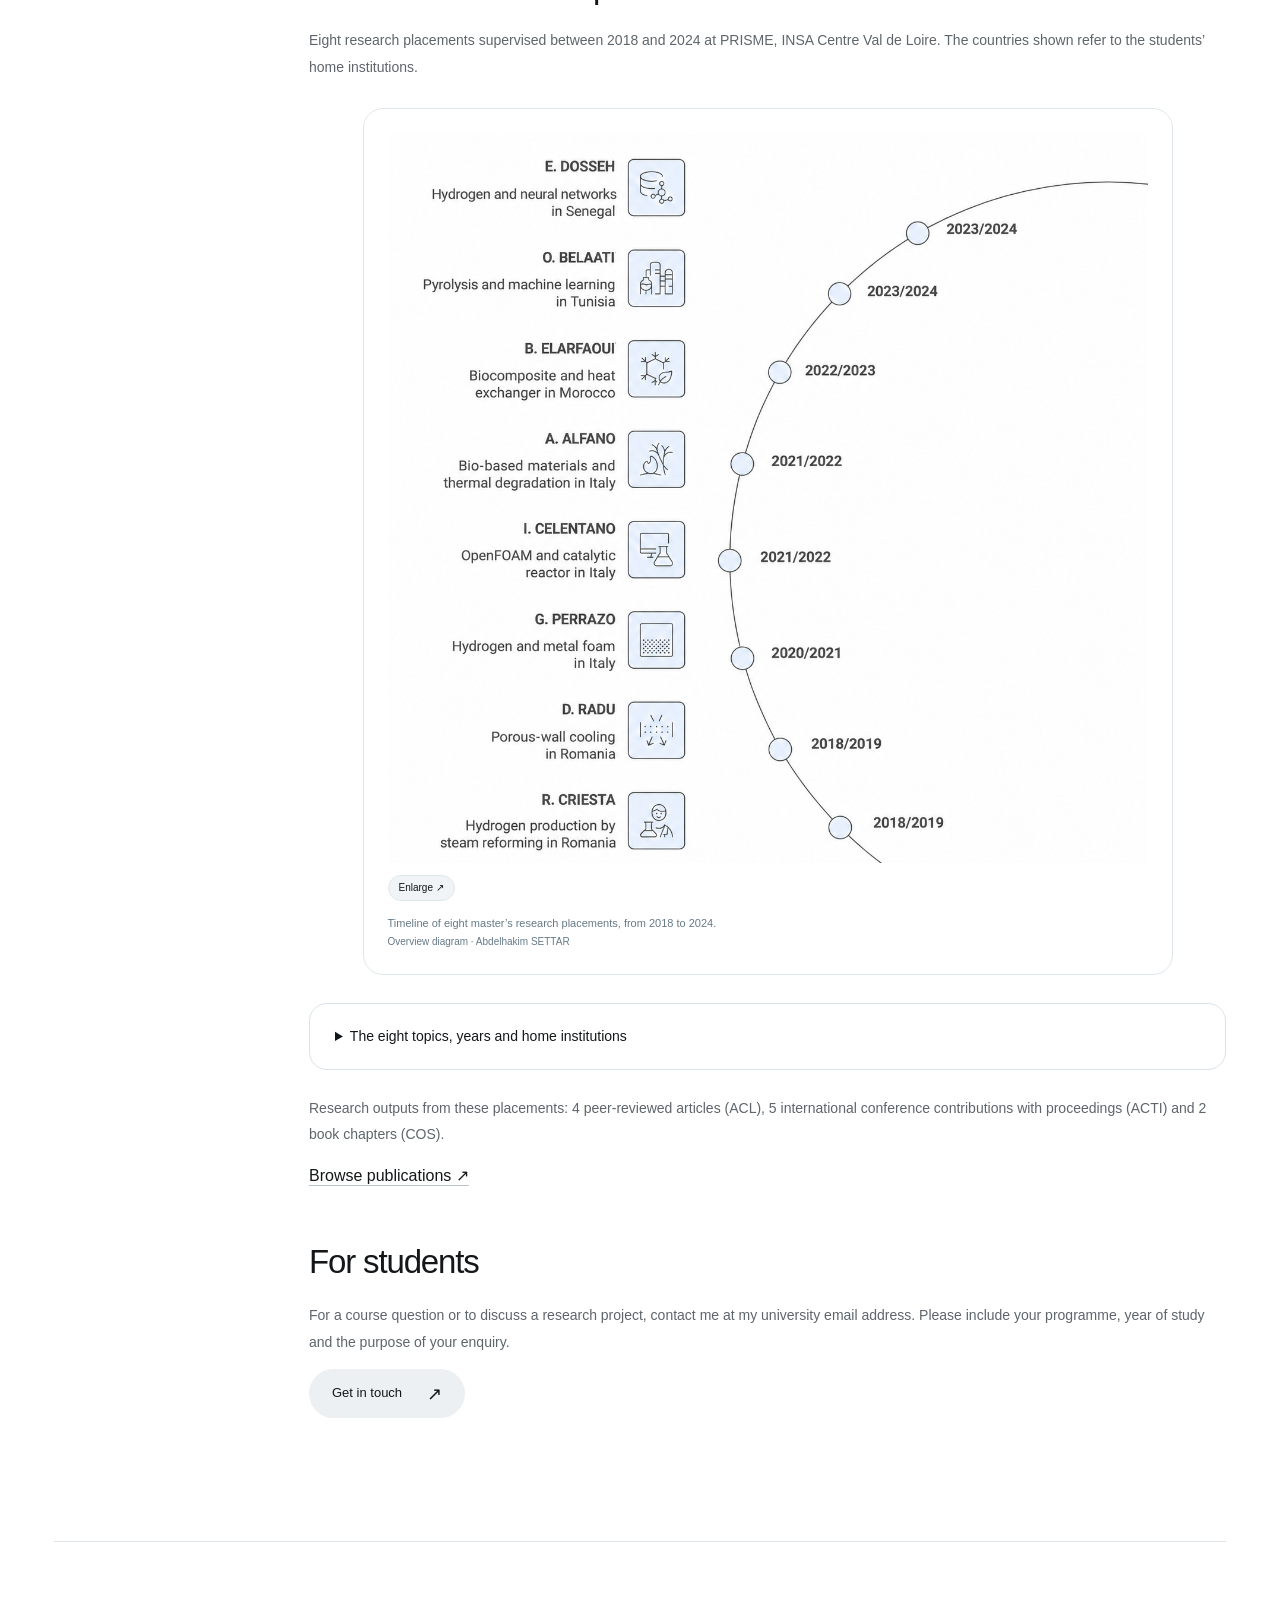
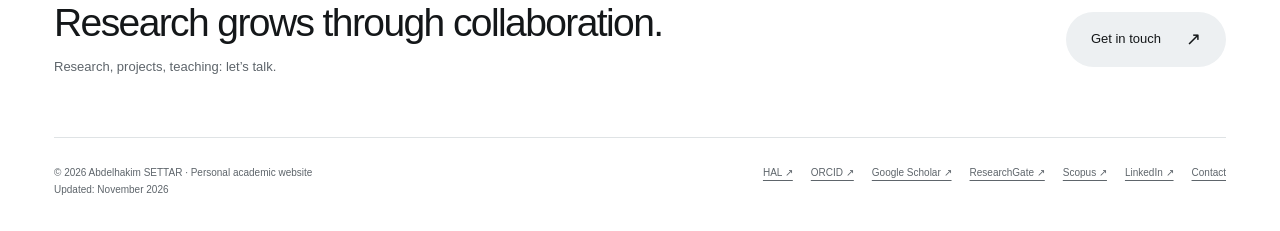
<file: en-teaching.html>
<!doctype html><html lang="en"><head><meta charset="utf-8"><meta name="viewport" content="width=device-width,initial-scale=1"><title>Teaching — Abdelhakim SETTAR</title><meta name="description" content="Abdelhakim SETTAR’s teaching: life cycle assessment, thermal sciences, energy, Nuclear Passport and educational initiatives."><meta name="theme-color" content="#172c34"><link rel="canonical" href="https://abdelhakim-settar.github.io/en-teaching.html"><link rel="alternate" hreflang="fr" href="https://abdelhakim-settar.github.io/fr-enseignement.html"><link rel="alternate" hreflang="en" href="https://abdelhakim-settar.github.io/en-teaching.html"><link rel="alternate" hreflang="x-default" href="https://abdelhakim-settar.github.io/en-teaching.html"><meta property="og:title" content="Teaching — Abdelhakim SETTAR"><meta property="og:description" content="Abdelhakim SETTAR’s teaching: life cycle assessment, thermal sciences, energy, Nuclear Passport and educational initiatives."><meta property="og:type" content="profile"><meta property="og:url" content="https://abdelhakim-settar.github.io/en-teaching.html"><meta property="og:locale" content="en_GB"><link rel="icon" type="image/svg+xml" href="/favicon.svg"><link rel="stylesheet" href="/style.css"><script src="/app.js" defer></script><script type="application/ld+json">{"@context": "https://schema.org", "@type": "ProfilePage", "inLanguage": "en", "url": "https://abdelhakim-settar.github.io/en-teaching.html", "name": "Teaching — Abdelhakim Settar", "mainEntity": {"@type": "Person", "name": "Abdelhakim SETTAR", "jobTitle": "Associate Professor with HDR", "affiliation": [{"@type": "Organization", "name": "Université d’Orléans · IUT de Bourges", "url": "https://www.univ-orleans.fr/fr/iut-bourges"}, {"@type": "Organization", "name": "PRISME UR 4229 · Université d’Orléans / INSA Centre Val de Loire · FECP · CE — Combustion-Explosions", "url": "https://www.univ-orleans.fr/fr/prisme/la-recherche/departement-fecp/axe-combustion-explosions"}], "email": "mailto:abdelhakim.settar@univ-orleans.fr", "sameAs": ["https://cv.hal.science/abdelhakim-settar", "https://orcid.org/0000-0002-2147-880X", "https://www.linkedin.com/in/abdelhakim-settar-b4479660", "https://openalex.org/A5042702773", "https://scholar.google.fr/citations?user=sCTY_ZgAAAAJ&hl=fr", "https://www.researchgate.net/profile/Abdelhakim-Settar", "https://www.scopus.com/inward/authorDetails.url?authorID=56656576100&partnerID=MN8TOARS"], "knowsAbout": ["Thermochemistry", "Chemical kinetics", "Heat and mass transfer", "Catalytic methane steam reforming", "Thermal degradation", "Porous media", "Thermogravimetric analysis", "Computational fluid dynamics"], "image": "https://abdelhakim-settar.github.io/portrait-abdelhakim-settar.png"}}</script></head><body><a class="skip" href="#main">Skip to content</a><div class="shell"><header class="top"><a class="brand" href="/en.html"><span class="monogram" aria-hidden="true">AS</span><span><strong>Abdelhakim SETTAR</strong><small>Associate Professor · HDR</small></span></a><nav class="nav" aria-label="Main navigation"><a href="/en.html" >Home</a><a href="/en-research.html" >Research</a><a href="/en-publications.html" >Publications</a><a href="/en-teaching.html" aria-current="page">Teaching</a><a href="/en-profile.html" >Profile</a><a href="/en-contact.html" >Contact</a></nav><nav class="languages" aria-label="Language"><a href="/fr-enseignement.html" lang="fr" hreflang="fr" class="" >FR</a><span aria-hidden="true">/</span><a href="/en-teaching.html" lang="en" hreflang="en" class="selected" aria-current="true">EN</a></nav></header><main id="main"><div class="page-head"><div class="eyebrow">Teaching · Abdelhakim SETTAR</div><h1>Teaching & education</h1><p>Thermal sciences, energy and environmental challenges: my teaching connects scientific foundations with applications and professional education.</p></div><div class="layout"><nav class="side" aria-label="On this page"><a href="#current">Current activities</a><a href="#thermal">Thermal sciences</a><a href="#pedagogy">Education</a><a href="#masters">Master’s supervision</a><a href="#students">Students</a></nav><div class="content"><section id="current"><div class="eyebrow">IUT de Bourges · GCCD</div><h2>Current activities</h2><h3>Life cycle assessment</h3><p>Since 2026, I have coordinated life cycle assessment (LCA) teaching for BUT years 1, 2 and 3 in the Civil Engineering and Sustainable Construction department, bringing environmental assessment into construction education.</p><h3>Nuclear Passport</h3><p>I coordinate the Nuclear Passport initiative in the GCCD department under the internal objectives and resources agreement (CIOM), contributing to education and career awareness in the nuclear sector.</p></section><section id="thermal"><h2>Thermal sciences & energy</h2><p>At INSA Centre Val de Loire, I coordinated the thermal sciences and energy module for the STPI, MRI and ERE departments from 2020 to 2026. My teaching experience includes:</p><ul><li>Heat transfer and thermal science</li><li>Fluid mechanics</li><li>Energy systems</li><li>Physics and materials</li></ul></section><p>Lectures, tutorials, assessment and teaching coordination in heat transfer, fluid mechanics, energy materials, optics and waves. Other teaching has covered materials physics and chemistry, geothermal energy, energy networks, air treatment and electromagnetism. I have also supervised introductory research projects and apprentices.</p><section id="pedagogy"><h2>Educational initiatives</h2><article class="project"><span class="date">2024–2026</span><div><h3>Immersive learning</h3><p>Coordination of immersive learning activities at INSA Centre Val de Loire.</p></div></article><article class="project"><span class="date">2023–2026</span><div><h3>France 2030 · CMA</h3><p>Project lead for the Skills and Jobs of the Future initiative at INSA Centre Val de Loire.</p></div></article></section><section id="masters"><h2>Master’s research supervision</h2><p>Eight research placements supervised between 2018 and 2024 at PRISME, INSA Centre Val de Loire. The countries shown refer to the students’ home institutions.</p><figure class="source-figure synthesis-figure synthesis-masters"><a class="figure-enlarge" href="/schema-encadrements-masters-en.png" target="_blank" rel="noopener" aria-label="Enlarge diagram"><img src="/schema-encadrements-masters-en.png" alt="Timeline of eight master’s research placements, from 2018 to 2024." width="1280" height="1229" lang="en" loading="lazy" decoding="async"><span class="enlarge-label">Enlarge ↗</span></a><figcaption>Timeline of eight master’s research placements, from 2018 to 2024.<br><span>Overview diagram · Abdelhakim SETTAR</span></figcaption></figure><details class="master-details"><summary>The eight topics, years and home institutions</summary><ol class="master-list"><li><span class="master-year">2023–2024</span><div><h4>Emmanuelle DOSSEH</h4><p class="master-origin">Senegal · UCAD / ESP, Dakar</p><p>Hydrogen production: artificial neural networks and comparison with OpenFOAM.</p></div></li><li><span class="master-year">2023–2024</span><div><h4>Oumayma BELAATI</h4><p class="master-origin">Tunisia · ENSTA Borj Cédria</p><p>Biomass-pyrolysis kinetics and machine learning.</p></div></li><li><span class="master-year">2022–2023</span><div><h4>Bouchra ELARFAOUI</h4><p class="master-origin">Morocco · ENSA Khouribga, Sultan Moulay Slimane University</p><p>Thermal performance of a Green-Poxy / SiC biocomposite heat exchanger.</p></div></li><li><span class="master-year">2021–2022</span><div><h4>Anna ALFANO</h4><p class="master-origin">Italy · University of Naples · Erasmus+</p><p>Fabrication, characterisation and thermal degradation of bio-based materials.</p></div></li><li><span class="master-year">2021–2022</span><div><h4>Ilaria CELENTANO</h4><p class="master-origin">Italy · University of Naples · Erasmus+</p><p>OpenFOAM model development for a catalytic hydrogen-production reactor.</p></div></li><li><span class="master-year">2020–2021</span><div><h4>Giuseppina Rosalia PERAZZO</h4><p class="master-origin">Italy · University of Naples · Erasmus+</p><p>Hydrogen-production intensification using metal foams.</p></div></li><li><span class="master-year">2018–2019</span><div><h4>Denisa RADU</h4><p class="master-origin">Romania · University of Constanța · Erasmus+</p><p>3D simulation of transpiration cooling through porous walls.</p></div></li><li><span class="master-year">2018–2019</span><div><h4>Roxana CRIESTA</h4><p class="master-origin">Romania · University of Constanța · Erasmus+</p><p>Catalytic methane steam reforming assisted by catalytic combustion.</p></div></li></ol></details><p>Research outputs from these placements: 4 peer-reviewed articles (ACL), 5 international conference contributions with proceedings (ACTI) and 2 book chapters (COS).</p><a href="/en-publications.html">Browse publications ↗</a></section><section id="students"><h2>For students</h2><p>For a course question or to discuss a research project, contact me at my university email address. Please include your programme, year of study and the purpose of your enquiry.</p><a class="button " href="/en-contact.html" >Get in touch<span class="arrow" aria-hidden="true">↗</span></a></section></div></div></main><footer><div class="footer-cta"><div><h2>Research grows through collaboration.</h2><p>Research, projects, teaching: let’s talk.</p></div><a class="button " href="/en-contact.html" >Get in touch<span class="arrow" aria-hidden="true">↗</span></a></div><section class="site-traffic" data-site-traffic hidden aria-label="Site visits"><div class="traffic-total"><span class="eyebrow">Site visits</span><strong data-traffic-count aria-live="polite">…</strong><span>visits · entire site</span><small data-traffic-since></small></div><div class="traffic-info"><p>Public statistics, without cookies.</p><a data-traffic-dashboard target="_blank" rel="noopener">Open statistics ↗</a><small>GoatCounter</small></div><details class="traffic-countries"><summary>View visits by country</summary><p>The dashboard shows the geographical breakdown and page views.</p></details></section><div class="bottom"><div>© 2026 Abdelhakim SETTAR · Personal academic website<br>Updated: November 2026</div><div><a href="https://cv.hal.science/abdelhakim-settar">HAL ↗</a><a href="https://orcid.org/0000-0002-2147-880X">ORCID ↗</a><a href="https://scholar.google.fr/citations?user=sCTY_ZgAAAAJ&amp;hl=fr">Google Scholar ↗</a><a href="https://www.researchgate.net/profile/Abdelhakim-Settar">ResearchGate ↗</a><a href="https://www.scopus.com/inward/authorDetails.url?authorID=56656576100&amp;partnerID=MN8TOARS">Scopus ↗</a><a href="https://www.linkedin.com/in/abdelhakim-settar-b4479660/">LinkedIn ↗</a><a href="/en-contact.html">Contact</a></div></div></footer></div></body></html>
</file>
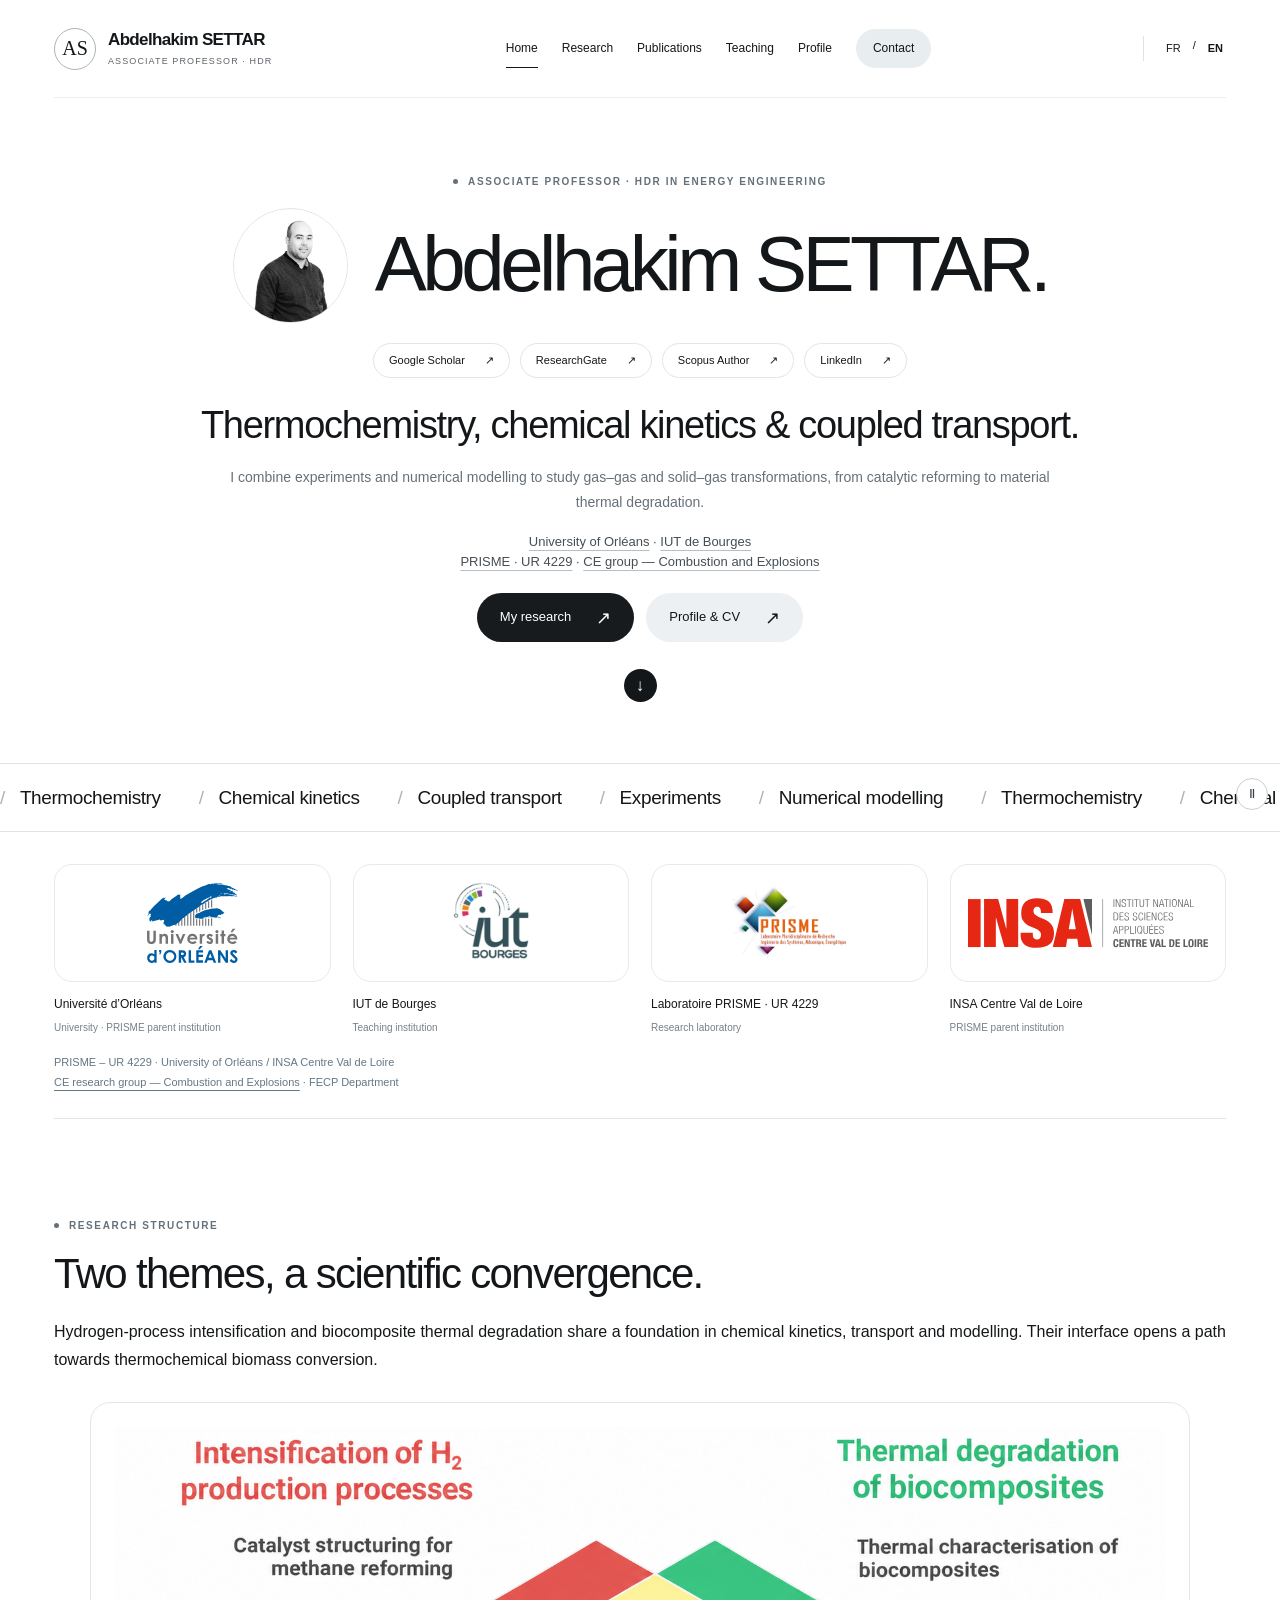
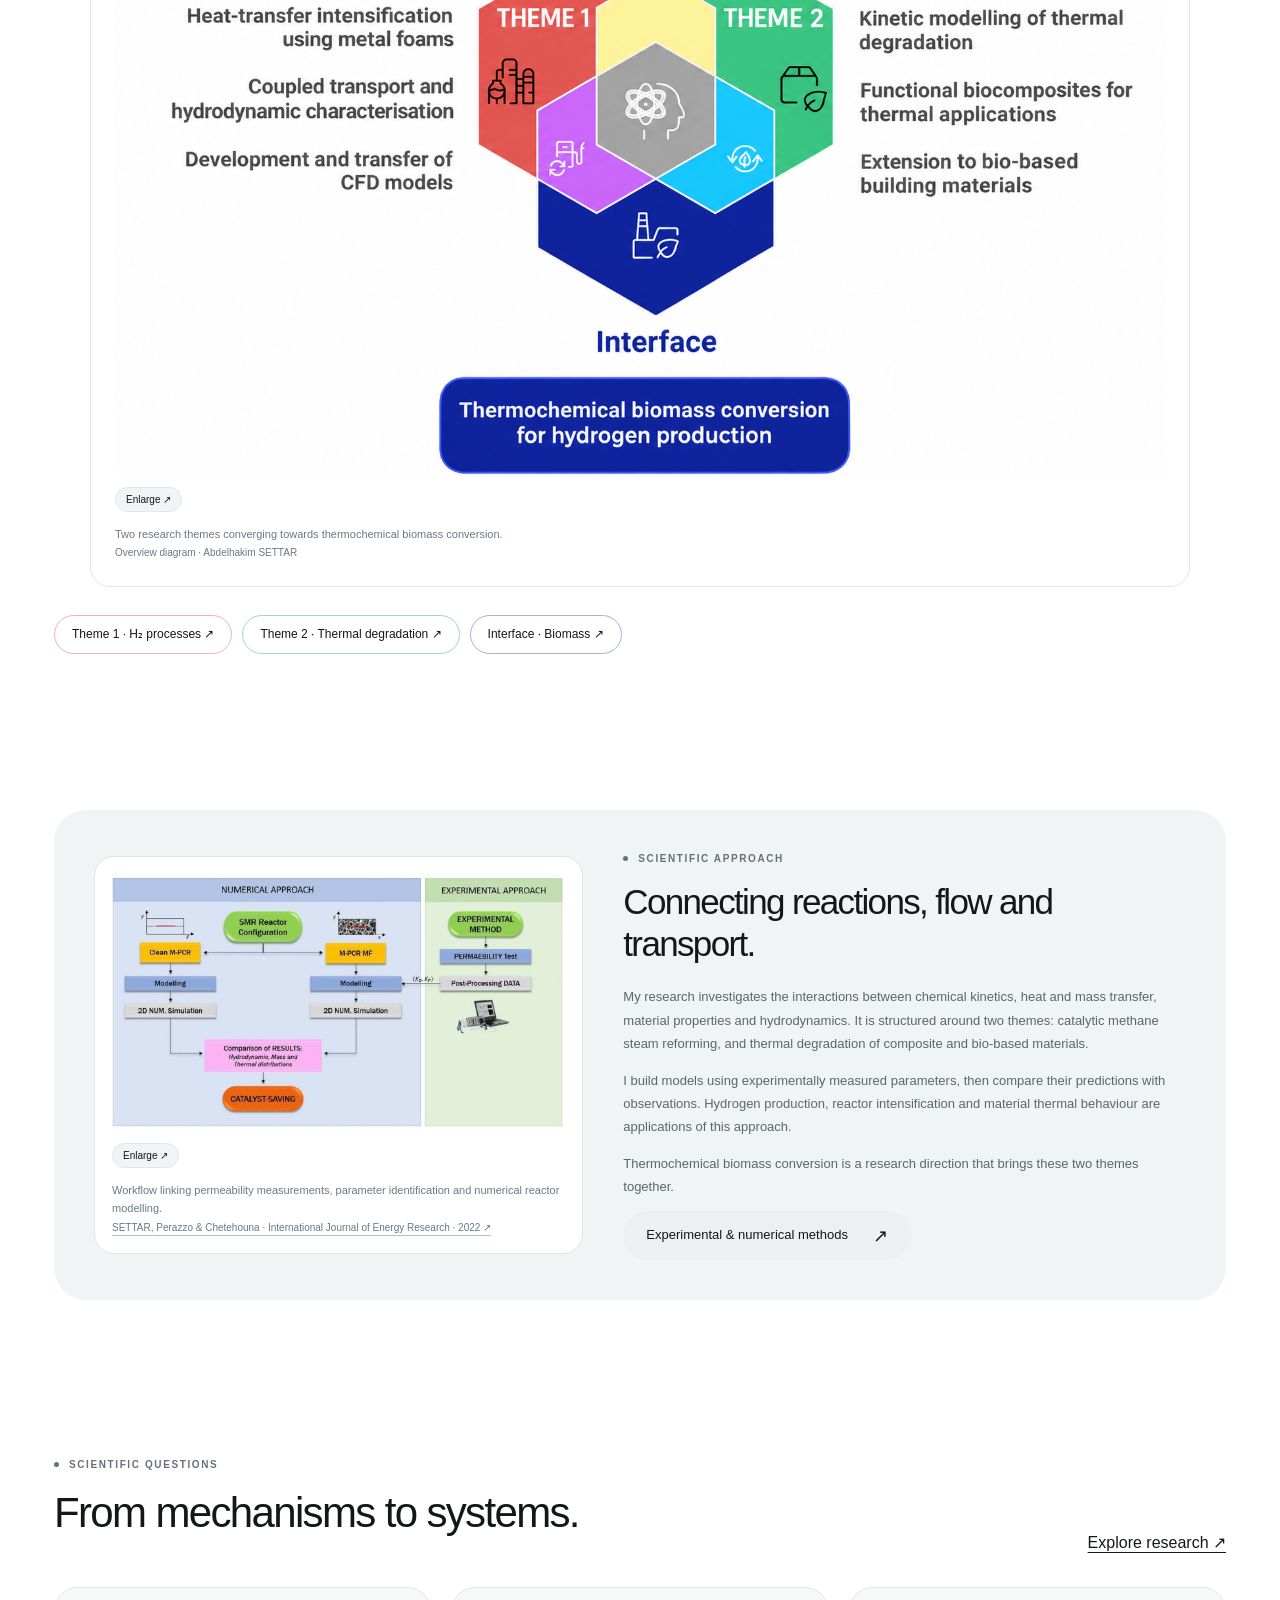
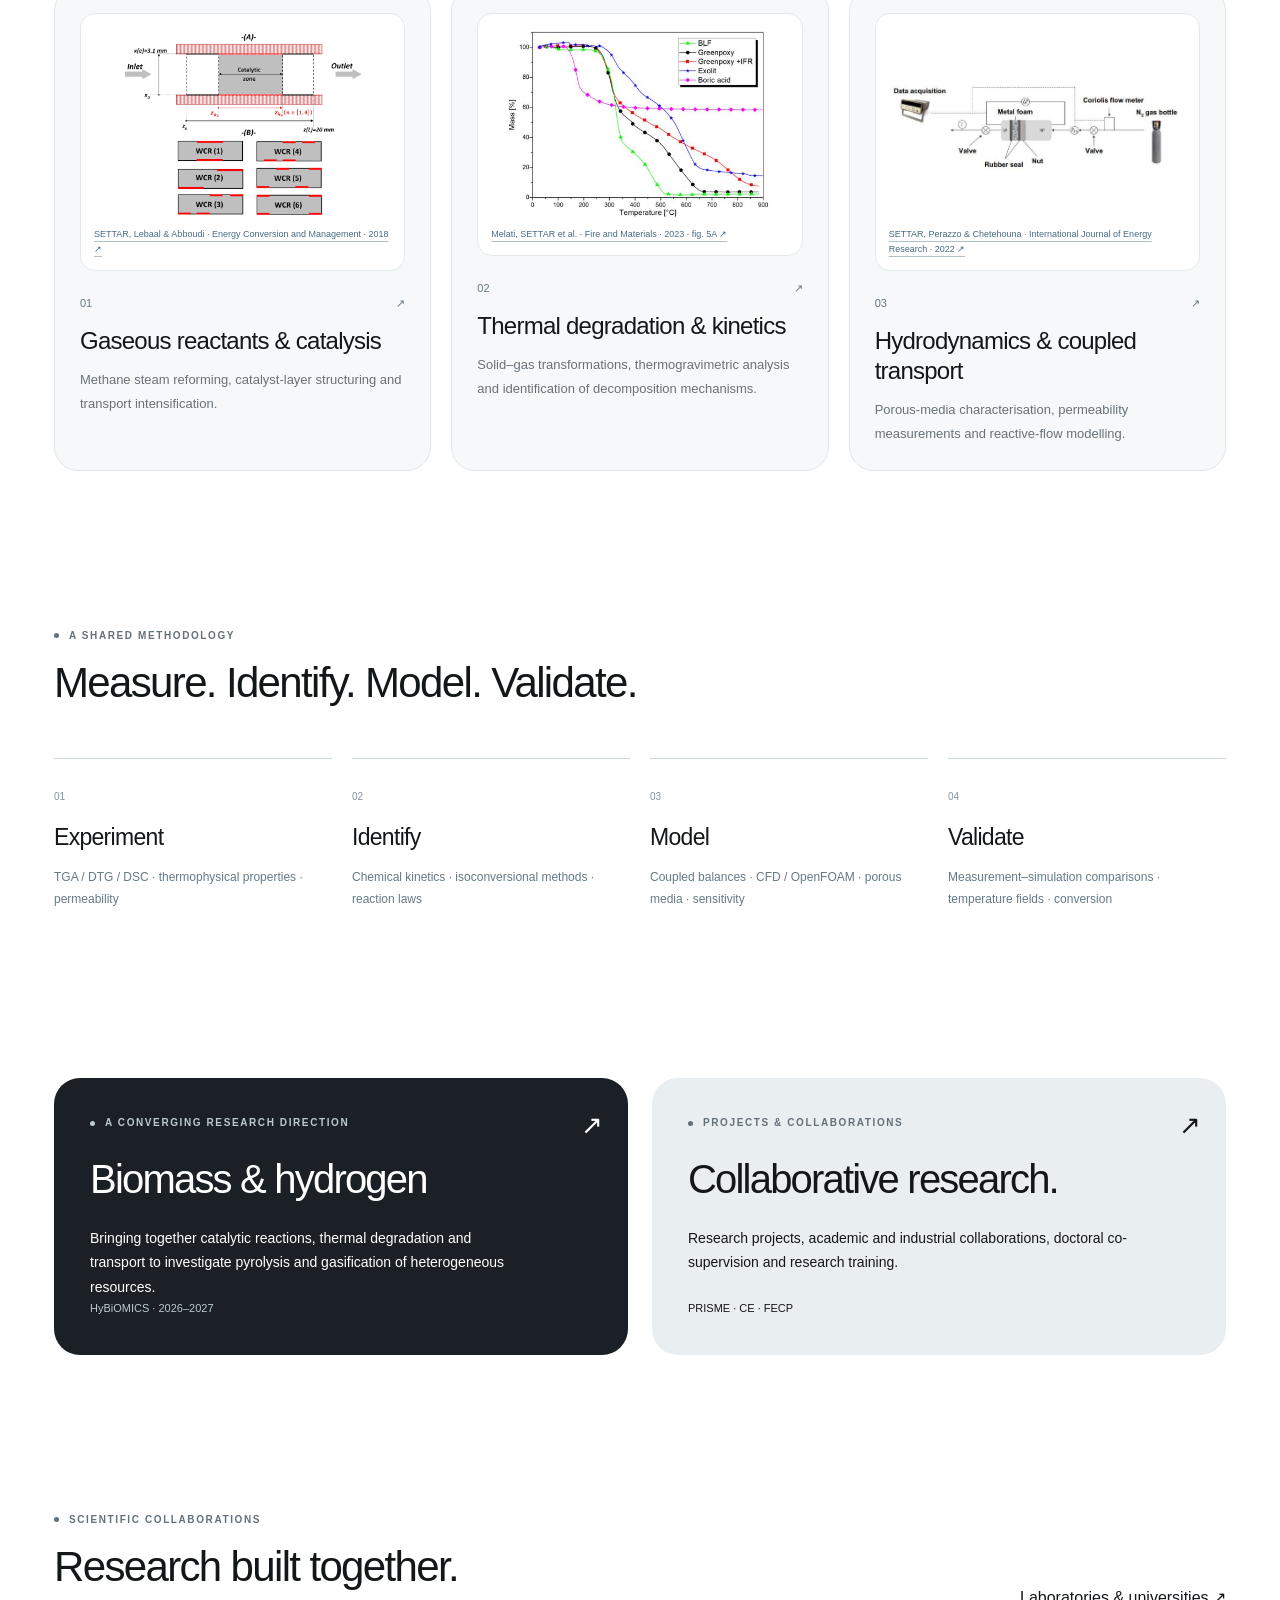
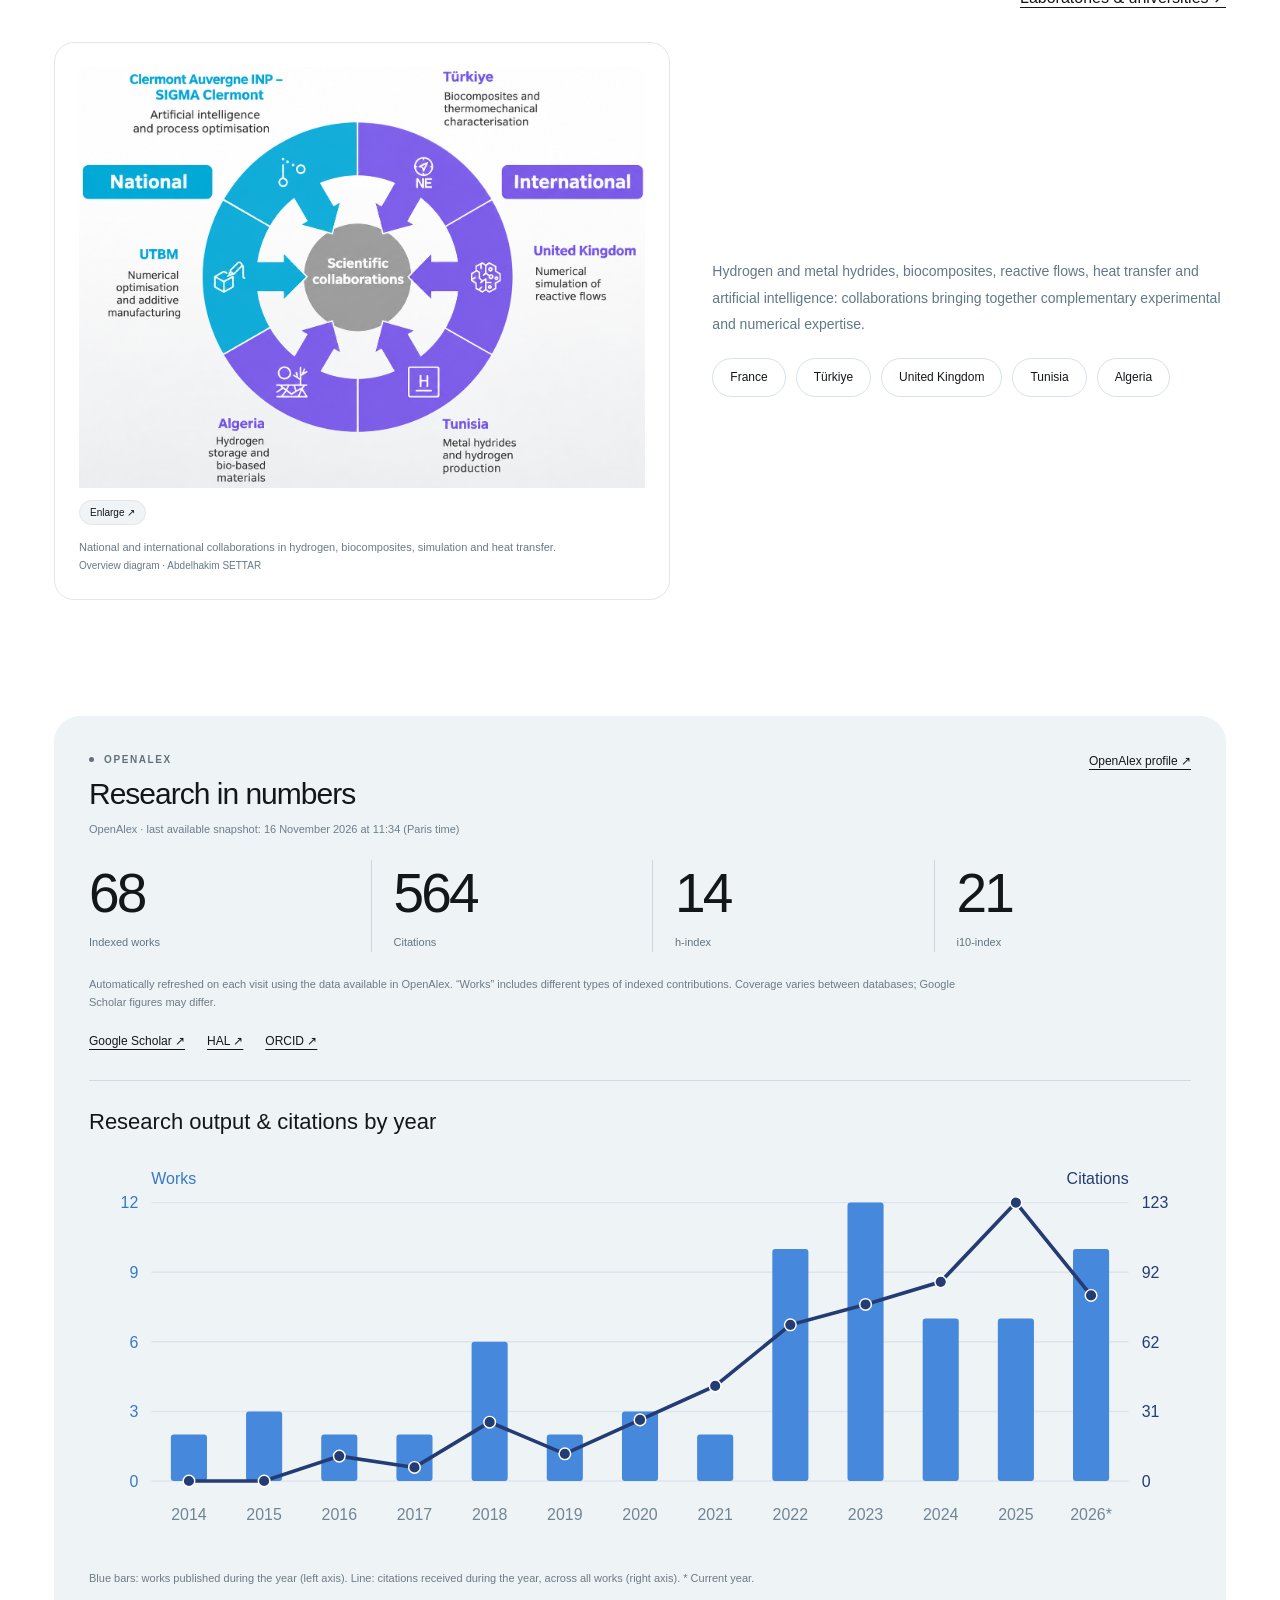
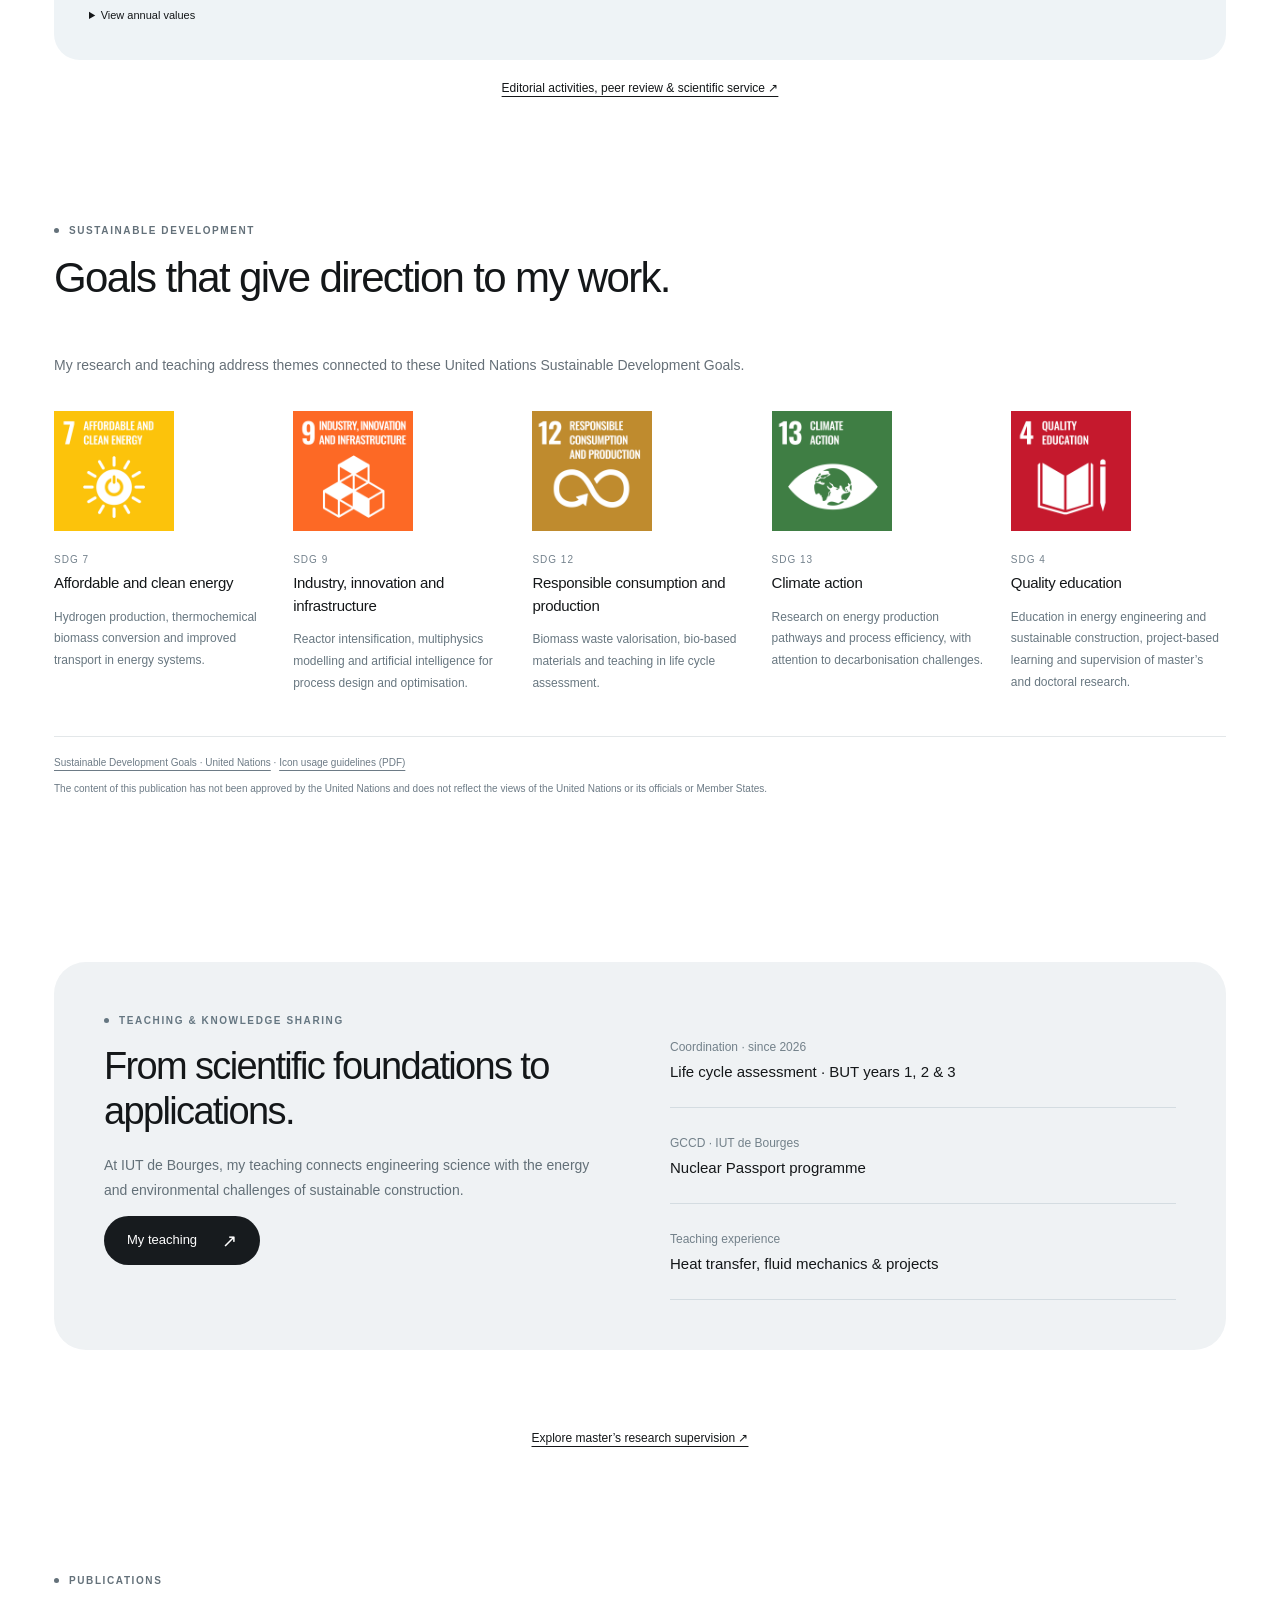
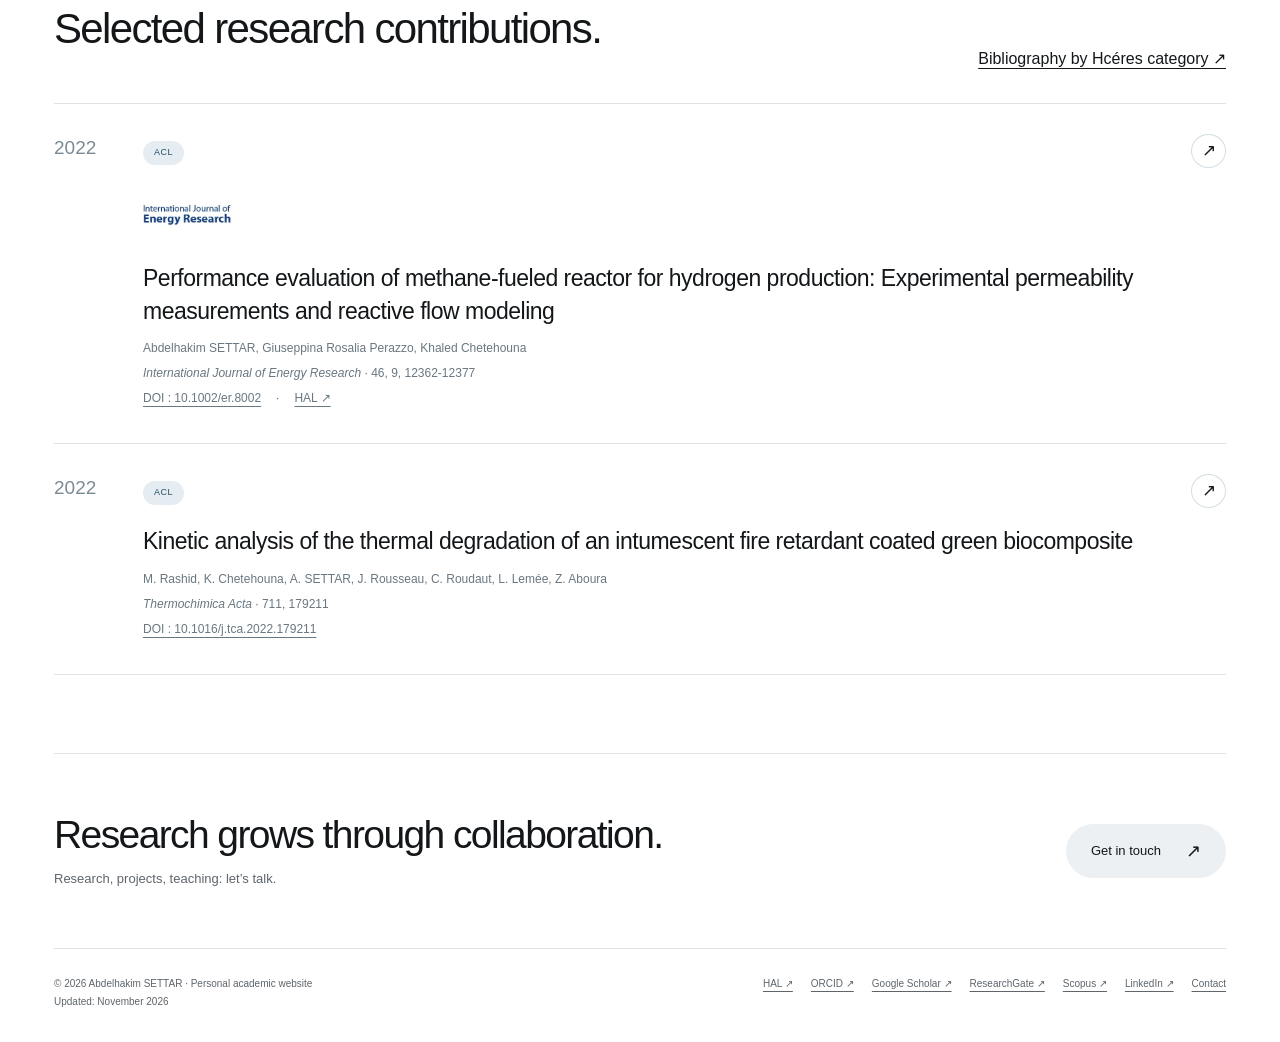
<file: en.html>
<!doctype html><html lang="en"><head><meta charset="utf-8"><meta name="viewport" content="width=device-width,initial-scale=1"><title>Abdelhakim SETTAR — Research &amp; teaching</title><meta name="description" content="Abdelhakim SETTAR, Associate Professor with HDR: thermochemistry, chemical kinetics, coupled transport, experimental methods and numerical modelling."><meta name="theme-color" content="#172c34"><link rel="canonical" href="https://abdelhakim-settar.github.io/en.html"><link rel="alternate" hreflang="fr" href="https://abdelhakim-settar.github.io/fr.html"><link rel="alternate" hreflang="en" href="https://abdelhakim-settar.github.io/en.html"><link rel="alternate" hreflang="x-default" href="https://abdelhakim-settar.github.io/en.html"><meta property="og:title" content="Abdelhakim SETTAR — Research &amp; teaching"><meta property="og:description" content="Abdelhakim SETTAR, Associate Professor with HDR: thermochemistry, chemical kinetics, coupled transport, experimental methods and numerical modelling."><meta property="og:type" content="profile"><meta property="og:url" content="https://abdelhakim-settar.github.io/en.html"><meta property="og:locale" content="en_GB"><link rel="icon" type="image/svg+xml" href="/favicon.svg"><link rel="stylesheet" href="/style.css"><script src="/app.js" defer></script><script type="application/ld+json">{"@context": "https://schema.org", "@type": "ProfilePage", "inLanguage": "en", "url": "https://abdelhakim-settar.github.io/en.html", "name": "Abdelhakim Settar — Research & teaching", "mainEntity": {"@type": "Person", "name": "Abdelhakim SETTAR", "jobTitle": "Associate Professor with HDR", "affiliation": [{"@type": "Organization", "name": "Université d’Orléans · IUT de Bourges", "url": "https://www.univ-orleans.fr/fr/iut-bourges"}, {"@type": "Organization", "name": "PRISME UR 4229 · Université d’Orléans / INSA Centre Val de Loire · FECP · CE — Combustion-Explosions", "url": "https://www.univ-orleans.fr/fr/prisme/la-recherche/departement-fecp/axe-combustion-explosions"}], "email": "mailto:abdelhakim.settar@univ-orleans.fr", "sameAs": ["https://cv.hal.science/abdelhakim-settar", "https://orcid.org/0000-0002-2147-880X", "https://www.linkedin.com/in/abdelhakim-settar-b4479660", "https://openalex.org/A5042702773", "https://scholar.google.fr/citations?user=sCTY_ZgAAAAJ&hl=fr", "https://www.researchgate.net/profile/Abdelhakim-Settar", "https://www.scopus.com/inward/authorDetails.url?authorID=56656576100&partnerID=MN8TOARS"], "knowsAbout": ["Thermochemistry", "Chemical kinetics", "Heat and mass transfer", "Catalytic methane steam reforming", "Thermal degradation", "Porous media", "Thermogravimetric analysis", "Computational fluid dynamics"], "image": "https://abdelhakim-settar.github.io/portrait-abdelhakim-settar.png"}}</script></head><body><a class="skip" href="#main">Skip to content</a><div class="shell"><header class="top"><a class="brand" href="/en.html"><span class="monogram" aria-hidden="true">AS</span><span><strong>Abdelhakim SETTAR</strong><small>Associate Professor · HDR</small></span></a><nav class="nav" aria-label="Main navigation"><a href="/en.html" aria-current="page">Home</a><a href="/en-research.html" >Research</a><a href="/en-publications.html" >Publications</a><a href="/en-teaching.html" >Teaching</a><a href="/en-profile.html" >Profile</a><a href="/en-contact.html" >Contact</a></nav><nav class="languages" aria-label="Language"><a href="/fr.html" lang="fr" hreflang="fr" class="" >FR</a><span aria-hidden="true">/</span><a href="/en.html" lang="en" hreflang="en" class="selected" aria-current="true">EN</a></nav></header><main id="main"><section class="hero scientific-hero"><div class="eyebrow">Associate Professor · HDR in energy engineering</div><div class="hero-identity"><a class="portrait-link" href="https://www.linkedin.com/in/abdelhakim-settar-b4479660/" aria-label="My LinkedIn profile"><img class="portrait" src="/portrait-abdelhakim-settar.png" alt="Abdelhakim SETTAR" width="124" height="124" fetchpriority="high"></a><h1>Abdelhakim <span>SETTAR.</span></h1></div><div class="profile-links" aria-label="Scientific and professional profiles"><span class="profile-links-label">My profiles</span><a href="https://scholar.google.fr/citations?user=sCTY_ZgAAAAJ&amp;hl=fr">Google Scholar <span aria-hidden="true">↗</span></a><a href="https://www.researchgate.net/profile/Abdelhakim-Settar">ResearchGate <span aria-hidden="true">↗</span></a><a href="https://www.scopus.com/inward/authorDetails.url?authorID=56656576100&amp;partnerID=MN8TOARS">Scopus Author <span aria-hidden="true">↗</span></a><a href="https://www.linkedin.com/in/abdelhakim-settar-b4479660/">LinkedIn <span aria-hidden="true">↗</span></a></div><p class="hero-speciality">Thermochemistry, chemical kinetics & coupled transport.</p><p class="lead">I combine experiments and numerical modelling to study gas–gas and solid–gas transformations, from catalytic reforming to material thermal degradation.</p><p class="role"><a href="https://www.univ-orleans.fr/fr">University of Orléans</a> · <a href="https://www.univ-orleans.fr/fr/iut-bourges">IUT de Bourges</a><br><a href="https://www.univ-orleans.fr/fr/prisme">PRISME · UR 4229</a> · <a href="https://www.univ-orleans.fr/fr/prisme/la-recherche/departement-fecp/axe-combustion-explosions">CE group — Combustion and Explosions</a></p><div class="actions"><a class="button primary" href="/en-research.html">My research<span class="arrow" aria-hidden="true">↗</span></a><a class="button " href="/en-profile.html">Profile & CV<span class="arrow" aria-hidden="true">↗</span></a></div><a class="hero-scroll" href="#profil" aria-label="Discover my scientific approach">↓</a></section><div class="topic-ticker"><div class="ticker-track"><div class="ticker-copy"><span>Thermochemistry</span><span>Chemical kinetics</span><span>Coupled transport</span><span>Experiments</span><span>Numerical modelling</span></div><div class="ticker-copy" aria-hidden="true"><span>Thermochemistry</span><span>Chemical kinetics</span><span>Coupled transport</span><span>Experiments</span><span>Numerical modelling</span></div></div><button class="motion-toggle" aria-label="Pause animation" aria-pressed="false">Ⅱ</button></div><div class="institution-logos" aria-label="Institutional affiliations"><a href="https://www.univ-orleans.fr/fr" class="institution-logo"><span class="logo-wrap "><img src="/logo-universite-orleans.svg" alt="Université d’Orléans" width="180" height="80" loading="lazy"></span><strong>Université d’Orléans</strong><small>University · PRISME parent institution</small></a><a href="https://www.univ-orleans.fr/fr/iut-bourges" class="institution-logo"><span class="logo-wrap "><img src="/logo-iut-bourges-couleur.png" alt="IUT de Bourges" width="180" height="80" loading="lazy"></span><strong>IUT de Bourges</strong><small>Teaching institution</small></a><a href="https://www.univ-orleans.fr/fr/prisme" class="institution-logo"><span class="logo-wrap "><img src="/logo-prisme-couleur.png" alt="Laboratoire PRISME · UR 4229" width="180" height="80" loading="lazy"></span><strong>Laboratoire PRISME · UR 4229</strong><small>Research laboratory</small></a><a href="https://www.insa-centrevaldeloire.fr/" class="institution-logo"><span class="logo-wrap "><img src="/logo-insa-cvl.svg" alt="INSA Centre Val de Loire" width="180" height="80" loading="lazy"></span><strong>INSA Centre Val de Loire</strong><small>PRISME parent institution</small></a></div><p class="affiliation-context">PRISME – UR 4229 · University of Orléans / INSA Centre Val de Loire<br><a href="https://www.univ-orleans.fr/fr/prisme/la-recherche/departement-fecp/axe-combustion-explosions">CE research group — Combustion and Explosions</a> · FECP Department</p><section id="structuration" class="section reveal"><div class="eyebrow">Research structure</div><h2>Two themes, a scientific convergence.</h2><p>Hydrogen-process intensification and biocomposite thermal degradation share a foundation in chemical kinetics, transport and modelling. Their interface opens a path towards thermochemical biomass conversion.</p><figure class="source-figure synthesis-figure synthesis-axes"><a class="figure-enlarge" href="/schema-structuration-en.png" target="_blank" rel="noopener" aria-label="Enlarge diagram"><img src="/schema-structuration-en.png" alt="Two research themes converging towards thermochemical biomass conversion." width="1597" height="985" lang="en" loading="lazy" decoding="async"><span class="enlarge-label">Enlarge ↗</span></a><figcaption>Two research themes converging towards thermochemical biomass conversion.<br><span>Overview diagram · Abdelhakim SETTAR</span></figcaption></figure><div class="structure-links"><a href="/en-research.html#reactions-gazeuses">Theme 1 · H₂ processes ↗</a><a href="/en-research.html#degradation">Theme 2 · Thermal degradation ↗</a><a href="/en-research.html#perspectives">Interface · Biomass ↗</a></div></section><section class="section reveal" id="profil"><div class="about-panel scientific-about"><figure class="source-figure research-visual"><a class="figure-enlarge" href="/figure-experiment-model-settar-2022.jpg" target="_blank" rel="noopener" aria-label="Enlarge figure"><img src="/figure-experiment-model-settar-2022.jpg" alt="Workflow linking permeability measurements, parameter identification and numerical reactor modelling." width="660" height="374" loading="lazy" decoding="async"><span class="enlarge-label">Enlarge ↗</span></a><figcaption>Workflow linking permeability measurements, parameter identification and numerical reactor modelling.<br><span><a href="https://doi.org/10.1002/er.8002" title="Performance evaluation of methane‐fueled reactor for hydrogen production: Experimental permeability measurements and reactive flow modeling">SETTAR, Perazzo &amp; Chetehouna · International Journal of Energy Research · 2022 ↗</a></span></figcaption></figure><div><div class="eyebrow">Scientific approach</div><h2>Connecting reactions, flow and transport.</h2><p>My research investigates the interactions between chemical kinetics, heat and mass transfer, material properties and hydrodynamics. It is structured around two themes: catalytic methane steam reforming, and thermal degradation of composite and bio-based materials.</p><p>I build models using experimentally measured parameters, then compare their predictions with observations. Hydrogen production, reactor intensification and material thermal behaviour are applications of this approach.</p><p>Thermochemical biomass conversion is a research direction that brings these two themes together.</p><a class="button " href="/en-research.html#methodes">Experimental & numerical methods<span class="arrow" aria-hidden="true">↗</span></a></div></div></section><section class="section"><div class="section-heading"><div><div class="eyebrow">Scientific questions</div><h2>From mechanisms to systems.</h2></div><a href="/en-research.html">Explore research ↗</a></div><div class="research-cards"><article class="research-card reveal"><figure class="source-figure research-visual"><img src="/figure-catalyst-distribution-settar-2018.png" alt="Reactor domain and alternative catalyst-layer configurations." width="770" height="608" loading="lazy" decoding="async"><figcaption><span><a href="https://doi.org/10.1016/j.enconman.2018.09.038" title="Numerical analysis of catalytic-coated walls of an indirect internal reforming solid oxide fuel cell: Influence of catalyst coating distribution on the reformer efficiency">SETTAR, Lebaal &amp; Abboudi · Energy Conversion and Management · 2018 ↗</a></span></figcaption></figure><div class="card-number"><span>01</span><span aria-hidden="true">↗</span></div><h3><a href="/en-research.html#reactions-gazeuses">Gaseous reactants & catalysis</a></h3><p>Methane steam reforming, catalyst-layer structuring and transport intensification.</p></article><article class="research-card reveal"><figure class="source-figure research-visual"><img src="/figure-tga-melati-2023.png" alt="Thermogravimetric curves for the investigated constituents and bio-based materials." width="494" height="345" loading="lazy" decoding="async"><figcaption><span><a href="https://doi.org/10.1002/fam.3181" title="Intumescent fire‐retardant performance and small‐scale reaction mechanism on banana/bio‐epoxy composites">Melati, SETTAR et al. · Fire and Materials · 2023 · fig. 5A ↗</a></span></figcaption></figure><div class="card-number"><span>02</span><span aria-hidden="true">↗</span></div><h3><a href="/en-research.html#degradation">Thermal degradation & kinetics</a></h3><p>Solid–gas transformations, thermogravimetric analysis and identification of decomposition mechanisms.</p></article><article class="research-card reveal"><figure class="source-figure research-visual"><img src="/figure-permeability-settar-2022.jpg" alt="Test bench for metal-foam permeability characterisation." width="673" height="230" loading="lazy" decoding="async"><figcaption><span><a href="https://doi.org/10.1002/er.8002" title="Performance evaluation of methane‐fueled reactor for hydrogen production: Experimental permeability measurements and reactive flow modeling">SETTAR, Perazzo &amp; Chetehouna · International Journal of Energy Research · 2022 ↗</a></span></figcaption></figure><div class="card-number"><span>03</span><span aria-hidden="true">↗</span></div><h3><a href="/en-research.html#transferts">Hydrodynamics & coupled transport</a></h3><p>Porous-media characterisation, permeability measurements and reactive-flow modelling.</p></article></div></section><section class="section reveal"><div class="section-heading"><div><div class="eyebrow">A shared methodology</div><h2>Measure. Identify. Model. Validate.</h2></div></div><div class="method-grid"><div><span class="method-index">01</span><h3>Experiment</h3><p>TGA / DTG / DSC · thermophysical properties · permeability</p></div><div><span class="method-index">02</span><h3>Identify</h3><p>Chemical kinetics · isoconversional methods · reaction laws</p></div><div><span class="method-index">03</span><h3>Model</h3><p>Coupled balances · CFD / OpenFOAM · porous media · sensitivity</p></div><div><span class="method-index">04</span><h3>Validate</h3><p>Measurement–simulation comparisons · temperature fields · conversion</p></div></div></section><section class="section reveal"><div class="project-overview"><a class="project-preview dark" href="/en-research.html#perspectives"><div><div class="eyebrow">A converging research direction</div><h3>Biomass & hydrogen</h3><p>Bringing together catalytic reactions, thermal degradation and transport to investigate pyrolysis and gasification of heterogeneous resources.</p></div><small>HyBiOMICS · 2026–2027</small><span class="project-arrow" aria-hidden="true">↗</span></a><a class="project-preview" href="/en-research.html#projects"><div><div class="eyebrow">Projects & collaborations</div><h3>Collaborative research.</h3><p>Research projects, academic and industrial collaborations, doctoral co-supervision and research training.</p></div><small>PRISME · CE · FECP</small><span class="project-arrow" aria-hidden="true">↗</span></a></div></section><section class="section reveal" id="collaborations"><div class="section-heading"><div><div class="eyebrow">Scientific collaborations</div><h2>Research built together.</h2></div><a href="/en-research.html#collaborations">Laboratories & universities ↗</a></div><div class="collaborations-overview"><figure class="source-figure synthesis-figure synthesis-network"><a class="figure-enlarge" href="/schema-collaborations-en.png" target="_blank" rel="noopener" aria-label="Enlarge diagram"><img src="/schema-collaborations-en.png" alt="National and international collaborations in hydrogen, biocomposites, simulation and heat transfer." width="1455" height="1081" lang="en" loading="lazy" decoding="async"><span class="enlarge-label">Enlarge ↗</span></a><figcaption>National and international collaborations in hydrogen, biocomposites, simulation and heat transfer.<br><span>Overview diagram · Abdelhakim SETTAR</span></figcaption></figure><div><p>Hydrogen and metal hydrides, biocomposites, reactive flows, heat transfer and artificial intelligence: collaborations bringing together complementary experimental and numerical expertise.</p><div class="country-list"><a href="/en-research.html#collaborations">France</a><a href="/en-research.html#collaborations">Türkiye</a><a href="/en-research.html#collaborations">United Kingdom</a><a href="/en-research.html#collaborations">Tunisia</a><a href="/en-research.html#collaborations">Algeria</a></div></div></div></section><section class="metrics-panel " data-bibliometrics aria-label="OpenAlex bibliometrics"><div class="metrics-header"><div><div class="eyebrow">OpenAlex</div><h2>Research in numbers</h2></div><a href="https://openalex.org/A5042702773">OpenAlex profile ↗</a></div><p class="metrics-status" data-metrics-status role="status">OpenAlex · last available snapshot: 16 November 2026</p><div class="metrics-grid"><div class="metric"><strong class="metric-value" data-metric="works">68</strong><span class="metric-label">Indexed works</span></div><div class="metric"><strong class="metric-value" data-metric="citations">564</strong><span class="metric-label">Citations</span></div><div class="metric"><strong class="metric-value" data-metric="h">14</strong><span class="metric-label">h-index</span></div><div class="metric"><strong class="metric-value" data-metric="i10">21</strong><span class="metric-label">i10-index</span></div></div><p class="metrics-note">Automatically refreshed on each visit using the data available in OpenAlex. “Works” includes different types of indexed contributions. Coverage varies between databases; Google Scholar figures may differ.</p><div class="metrics-links"><a href="https://scholar.google.fr/citations?user=sCTY_ZgAAAAJ&amp;hl=fr">Google Scholar ↗</a><a href="https://cv.hal.science/abdelhakim-settar">HAL ↗</a><a href="https://orcid.org/0000-0002-2147-880X">ORCID ↗</a></div><div class="output-trend"><h3>Research output & citations by year</h3><div class="annual-chart-scroll"><div data-output-trends></div></div><p class="metrics-note">Blue bars: works published during the year (left axis). Line: citations received during the year, across all works (right axis). * Current year.</p><details><summary>View annual values</summary><table class="annual-values"><thead><tr><th>Year</th><th>Works</th><th>Citations</th></tr></thead><tbody data-output-years><tr><th scope="row">2014</th><td>2</td><td>0</td></tr><tr><th scope="row">2015</th><td>3</td><td>0</td></tr><tr><th scope="row">2016</th><td>2</td><td>11</td></tr><tr><th scope="row">2017</th><td>2</td><td>6</td></tr><tr><th scope="row">2018</th><td>6</td><td>26</td></tr><tr><th scope="row">2019</th><td>2</td><td>12</td></tr><tr><th scope="row">2020</th><td>3</td><td>27</td></tr><tr><th scope="row">2021</th><td>2</td><td>42</td></tr><tr><th scope="row">2022</th><td>10</td><td>69</td></tr><tr><th scope="row">2023</th><td>12</td><td>78</td></tr><tr><th scope="row">2024</th><td>7</td><td>88</td></tr><tr><th scope="row">2025</th><td>7</td><td>123</td></tr><tr><th scope="row">2026</th><td>10</td><td>82</td></tr></tbody></table></details></div></section><script type="application/json" id="bibliometrics-snapshot">{"retrieved_at": "2026-11-16T10:34:13.700385+00:00", "data": {"id": "https://openalex.org/A5042702773", "display_name": "Abdelhakim Settar", "orcid": "https://orcid.org/0000-0002-2147-880X", "works_count": 68, "cited_by_count": 564, "summary_stats": {"2yr_mean_citedness": 2.375, "h_index": 14, "i10_index": 21}, "counts_by_year": [{"year": 2014, "works_count": 2, "oa_works_count": 0, "cited_by_count": 0}, {"year": 2015, "works_count": 3, "oa_works_count": 1, "cited_by_count": 0}, {"year": 2016, "works_count": 2, "oa_works_count": 1, "cited_by_count": 11}, {"year": 2017, "works_count": 2, "oa_works_count": 0, "cited_by_count": 6}, {"year": 2018, "works_count": 6, "oa_works_count": 1, "cited_by_count": 26}, {"year": 2019, "works_count": 2, "oa_works_count": 1, "cited_by_count": 12}, {"year": 2020, "works_count": 3, "oa_works_count": 1, "cited_by_count": 27}, {"year": 2021, "works_count": 2, "oa_works_count": 1, "cited_by_count": 42}, {"year": 2022, "works_count": 10, "oa_works_count": 5, "cited_by_count": 69}, {"year": 2023, "works_count": 12, "oa_works_count": 6, "cited_by_count": 78}, {"year": 2024, "works_count": 7, "oa_works_count": 2, "cited_by_count": 88}, {"year": 2025, "works_count": 7, "oa_works_count": 3, "cited_by_count": 123}, {"year": 2026, "works_count": 10, "oa_works_count": 7, "cited_by_count": 82}]}}</script><p class="service-home-link"><a href="/en-profile.html#service">Editorial activities, peer review & scientific service ↗</a></p><section class="section sdg-section reveal" id="sustainability"><div class="section-heading"><div><div class="eyebrow">Sustainable development</div><h2>Goals that give direction to my work.</h2></div></div><p class="sdg-intro">My research and teaching address themes connected to these United Nations Sustainable Development Goals.</p><div class="sdg-grid"><article class="sdg-card"><a href="https://sdgs.un.org/goals/goal7" aria-label="SDG 7 — Affordable and clean energy"><img src="/sdg-07.png" alt="Goal 7 — Affordable and clean energy" width="120" height="120" loading="lazy"></a><h3><span>SDG 7</span>Affordable and clean energy</h3><p>Hydrogen production, thermochemical biomass conversion and improved transport in energy systems.</p></article><article class="sdg-card"><a href="https://sdgs.un.org/goals/goal9" aria-label="SDG 9 — Industry, innovation and infrastructure"><img src="/sdg-09.png" alt="Goal 9 — Industry, innovation and infrastructure" width="120" height="120" loading="lazy"></a><h3><span>SDG 9</span>Industry, innovation and infrastructure</h3><p>Reactor intensification, multiphysics modelling and artificial intelligence for process design and optimisation.</p></article><article class="sdg-card"><a href="https://sdgs.un.org/goals/goal12" aria-label="SDG 12 — Responsible consumption and production"><img src="/sdg-12.png" alt="Goal 12 — Responsible consumption and production" width="120" height="120" loading="lazy"></a><h3><span>SDG 12</span>Responsible consumption and production</h3><p>Biomass waste valorisation, bio-based materials and teaching in life cycle assessment.</p></article><article class="sdg-card"><a href="https://sdgs.un.org/goals/goal13" aria-label="SDG 13 — Climate action"><img src="/sdg-13.png" alt="Goal 13 — Climate action" width="120" height="120" loading="lazy"></a><h3><span>SDG 13</span>Climate action</h3><p>Research on energy production pathways and process efficiency, with attention to decarbonisation challenges.</p></article><article class="sdg-card"><a href="https://sdgs.un.org/goals/goal4" aria-label="SDG 4 — Quality education"><img src="/sdg-04.png" alt="Goal 4 — Quality education" width="120" height="120" loading="lazy"></a><h3><span>SDG 4</span>Quality education</h3><p>Education in energy engineering and sustainable construction, project-based learning and supervision of master’s and doctoral research.</p></article></div><div class="sdg-credits"><p><a href="https://www.un.org/sustainabledevelopment">Sustainable Development Goals · United Nations</a> · <a href="/sdg-guidelines.pdf">Icon usage guidelines (PDF)</a></p><p>The content of this publication has not been approved by the United Nations and does not reflect the views of the United Nations or its officials or Member States.</p></div></section><section class="section reveal"><div class="feature"><div><div class="eyebrow">Teaching & knowledge sharing</div><h2>From scientific foundations to applications.</h2><p>At IUT de Bourges, my teaching connects engineering science with the energy and environmental challenges of sustainable construction.</p><a class="button " href="/en-teaching.html">My teaching<span class="arrow" aria-hidden="true">↗</span></a></div><div class="feature-list"><div><small>Coordination · since 2026</small><strong>Life cycle assessment · BUT years 1, 2 & 3</strong></div><div><small>GCCD · IUT de Bourges</small><strong>Nuclear Passport programme</strong></div><div><small>Teaching experience</small><strong>Heat transfer, fluid mechanics & projects</strong></div></div></div></section><p class="service-home-link"><a href="/en-teaching.html#masters">Explore master’s research supervision ↗</a></p><section class="section reveal"><div class="section-heading"><div><div class="eyebrow">Publications</div><h2>Selected research contributions.</h2></div><a href="/en-publications.html">Bibliography by Hcéres category ↗</a></div><article class="pub" data-publication data-year="2022" data-category="ACL"><div class="pub-year">2022</div><div><div class="pub-tags"><span class="tag hceres-tag">ACL</span></div><a class="journal-mark " href="https://onlinelibrary.wiley.com/journal/1099114X" aria-label="International Journal of Energy Research"><img src="/journal-ijer.jpg" alt="International Journal of Energy Research" width="260" height="52" loading="lazy"></a><h3 lang="en"><a href="https://doi.org/10.1002/er.8002">Performance evaluation of methane‐fueled reactor for hydrogen production: Experimental permeability measurements and reactive flow modeling</a></h3><p>Abdelhakim SETTAR, Giuseppina Rosalia Perazzo, Khaled Chetehouna</p><p><i>International Journal of Energy Research</i> · 46, 9, 12362-12377</p><p class="pub-identifiers"><a href="https://doi.org/10.1002/er.8002">DOI : 10.1002/er.8002</a> · <a href="https://hal.science/hal-05796381">HAL ↗</a></p></div><a class="pub-link" href="https://doi.org/10.1002/er.8002" aria-label="View reference">↗</a></article><article class="pub" data-publication data-year="2022" data-category="ACL"><div class="pub-year">2022</div><div><div class="pub-tags"><span class="tag hceres-tag">ACL</span></div><h3 lang="en"><a href="https://doi.org/10.1016/j.tca.2022.179211">Kinetic analysis of the thermal degradation of an intumescent fire retardant coated green biocomposite</a></h3><p>M. Rashid, K. Chetehouna, A. SETTAR, J. Rousseau, C. Roudaut, L. Lemée, Z. Aboura</p><p><i>Thermochimica Acta</i> · 711, 179211</p><p class="pub-identifiers"><a href="https://doi.org/10.1016/j.tca.2022.179211">DOI : 10.1016/j.tca.2022.179211</a></p></div><a class="pub-link" href="https://doi.org/10.1016/j.tca.2022.179211" aria-label="View reference">↗</a></article></section></main><footer><div class="footer-cta"><div><h2>Research grows through collaboration.</h2><p>Research, projects, teaching: let’s talk.</p></div><a class="button " href="/en-contact.html" >Get in touch<span class="arrow" aria-hidden="true">↗</span></a></div><section class="site-traffic" data-site-traffic hidden aria-label="Site visits"><div class="traffic-total"><span class="eyebrow">Site visits</span><strong data-traffic-count aria-live="polite">…</strong><span>visits · entire site</span><small data-traffic-since></small></div><div class="traffic-info"><p>Public statistics, without cookies.</p><a data-traffic-dashboard target="_blank" rel="noopener">Open statistics ↗</a><small>GoatCounter</small></div><details class="traffic-countries"><summary>View visits by country</summary><p>The dashboard shows the geographical breakdown and page views.</p></details></section><div class="bottom"><div>© 2026 Abdelhakim SETTAR · Personal academic website<br>Updated: November 2026</div><div><a href="https://cv.hal.science/abdelhakim-settar">HAL ↗</a><a href="https://orcid.org/0000-0002-2147-880X">ORCID ↗</a><a href="https://scholar.google.fr/citations?user=sCTY_ZgAAAAJ&amp;hl=fr">Google Scholar ↗</a><a href="https://www.researchgate.net/profile/Abdelhakim-Settar">ResearchGate ↗</a><a href="https://www.scopus.com/inward/authorDetails.url?authorID=56656576100&amp;partnerID=MN8TOARS">Scopus ↗</a><a href="https://www.linkedin.com/in/abdelhakim-settar-b4479660/">LinkedIn ↗</a><a href="/en-contact.html">Contact</a></div></div></footer></div></body></html>
</file>
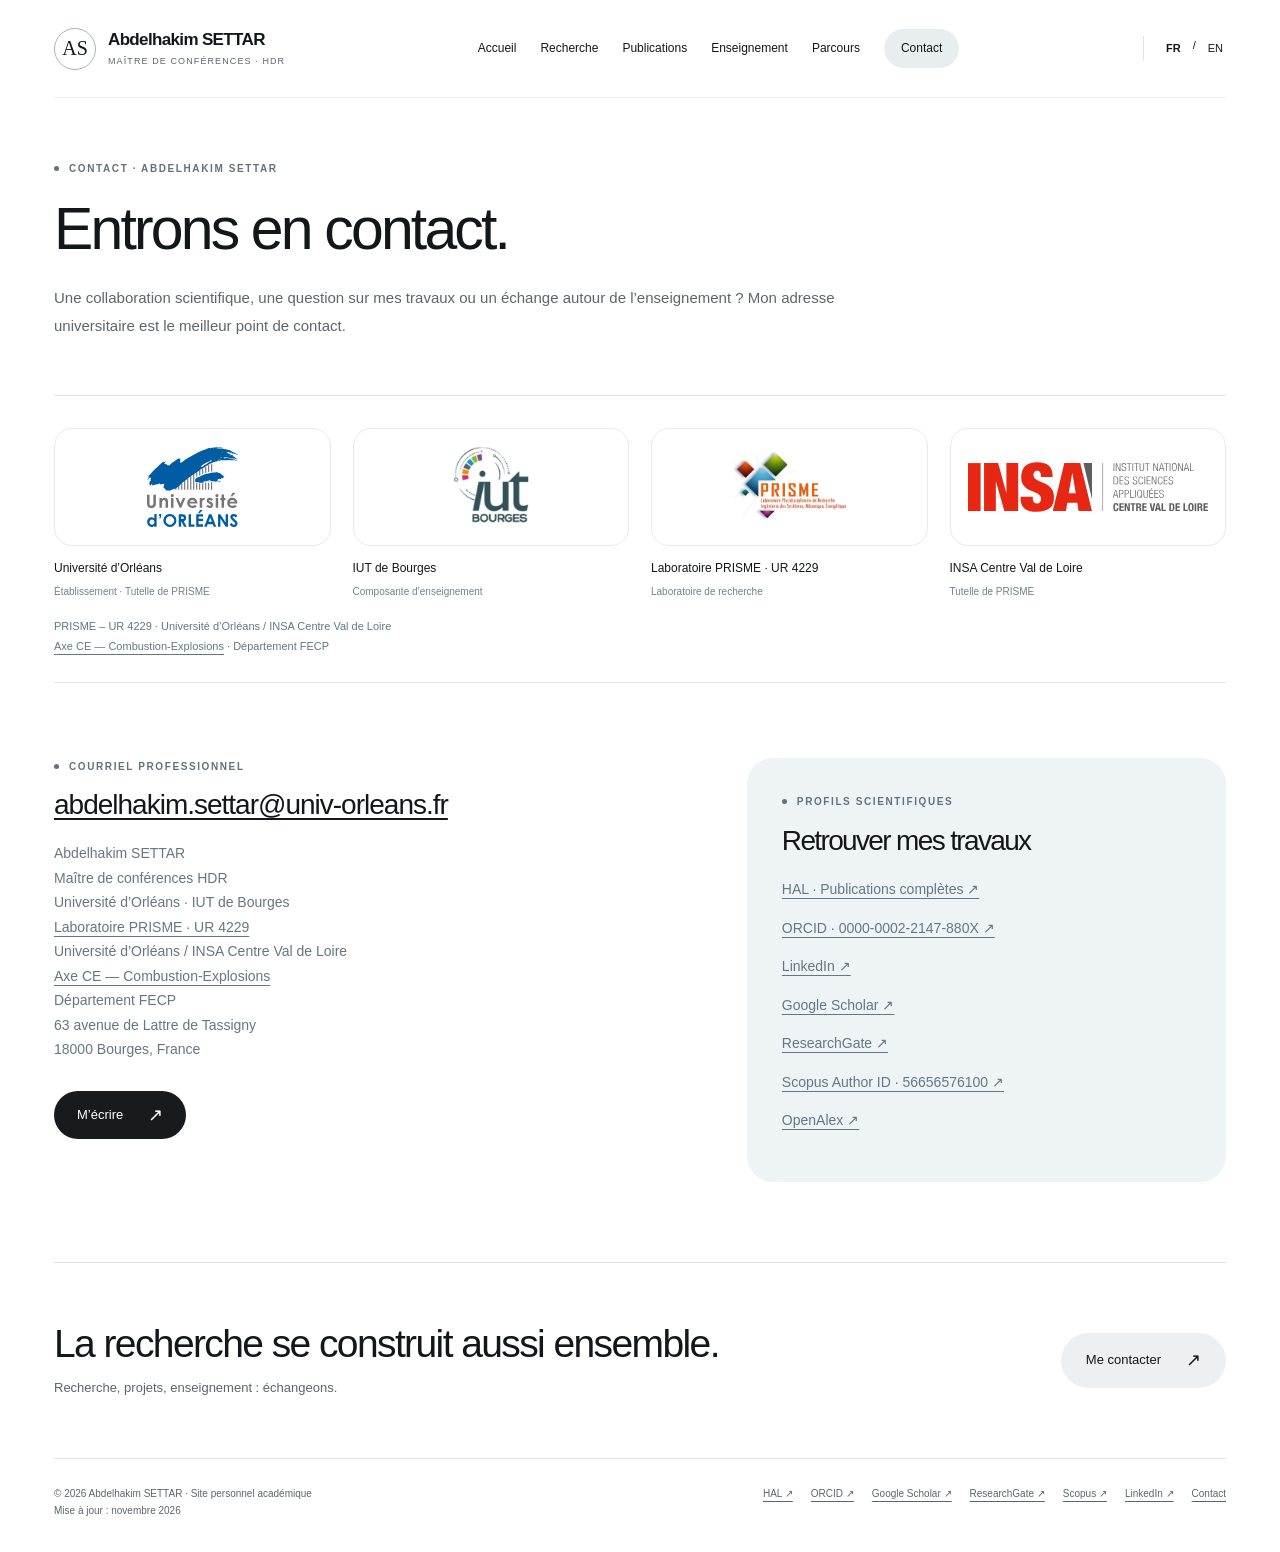
<file: fr-contact.html>
<!doctype html><html lang="fr"><head><meta charset="utf-8"><meta name="viewport" content="width=device-width,initial-scale=1"><title>Contact — Abdelhakim SETTAR</title><meta name="description" content="Contacter Abdelhakim SETTAR à l’Université d’Orléans, IUT de Bourges et laboratoire PRISME."><meta name="theme-color" content="#172c34"><link rel="canonical" href="https://abdelhakim-settar.github.io/fr-contact.html"><link rel="alternate" hreflang="fr" href="https://abdelhakim-settar.github.io/fr-contact.html"><link rel="alternate" hreflang="en" href="https://abdelhakim-settar.github.io/en-contact.html"><link rel="alternate" hreflang="x-default" href="https://abdelhakim-settar.github.io/en-contact.html"><meta property="og:title" content="Contact — Abdelhakim SETTAR"><meta property="og:description" content="Contacter Abdelhakim SETTAR à l’Université d’Orléans, IUT de Bourges et laboratoire PRISME."><meta property="og:type" content="profile"><meta property="og:url" content="https://abdelhakim-settar.github.io/fr-contact.html"><meta property="og:locale" content="fr_FR"><link rel="icon" type="image/svg+xml" href="/favicon.svg"><link rel="stylesheet" href="/style.css"><script src="/app.js" defer></script><script type="application/ld+json">{"@context": "https://schema.org", "@type": "ProfilePage", "inLanguage": "fr", "url": "https://abdelhakim-settar.github.io/fr-contact.html", "name": "Contact — Abdelhakim Settar", "mainEntity": {"@type": "Person", "name": "Abdelhakim SETTAR", "jobTitle": "Maître de conférences HDR", "affiliation": [{"@type": "Organization", "name": "Université d’Orléans · IUT de Bourges", "url": "https://www.univ-orleans.fr/fr/iut-bourges"}, {"@type": "Organization", "name": "PRISME UR 4229 · Université d’Orléans / INSA Centre Val de Loire · FECP · CE — Combustion-Explosions", "url": "https://www.univ-orleans.fr/fr/prisme/la-recherche/departement-fecp/axe-combustion-explosions"}], "email": "mailto:abdelhakim.settar@univ-orleans.fr", "sameAs": ["https://cv.hal.science/abdelhakim-settar", "https://orcid.org/0000-0002-2147-880X", "https://www.linkedin.com/in/abdelhakim-settar-b4479660", "https://openalex.org/A5042702773", "https://scholar.google.fr/citations?user=sCTY_ZgAAAAJ&hl=fr", "https://www.researchgate.net/profile/Abdelhakim-Settar", "https://www.scopus.com/inward/authorDetails.url?authorID=56656576100&partnerID=MN8TOARS"], "knowsAbout": ["Thermochemistry", "Chemical kinetics", "Heat and mass transfer", "Catalytic methane steam reforming", "Thermal degradation", "Porous media", "Thermogravimetric analysis", "Computational fluid dynamics"], "image": "https://abdelhakim-settar.github.io/portrait-abdelhakim-settar.png"}}</script></head><body><a class="skip" href="#main">Aller au contenu</a><div class="shell"><header class="top"><a class="brand" href="/fr.html"><span class="monogram" aria-hidden="true">AS</span><span><strong>Abdelhakim SETTAR</strong><small>Maître de conférences · HDR</small></span></a><nav class="nav" aria-label="Navigation principale"><a href="/fr.html" >Accueil</a><a href="/fr-recherche.html" >Recherche</a><a href="/fr-publications.html" >Publications</a><a href="/fr-enseignement.html" >Enseignement</a><a href="/fr-parcours.html" >Parcours</a><a href="/fr-contact.html" aria-current="page">Contact</a></nav><nav class="languages" aria-label="Langue"><a href="/fr-contact.html" lang="fr" hreflang="fr" class="selected" aria-current="true">FR</a><span aria-hidden="true">/</span><a href="/en-contact.html" lang="en" hreflang="en" class="" >EN</a></nav></header><main id="main"><div class="page-head"><div class="eyebrow">Contact · Abdelhakim SETTAR</div><h1>Entrons en contact.</h1><p>Une collaboration scientifique, une question sur mes travaux ou un échange autour de l’enseignement ? Mon adresse universitaire est le meilleur point de contact.</p></div><div class="institution-logos" aria-label="Affiliations institutionnelles"><a href="https://www.univ-orleans.fr/fr" class="institution-logo"><span class="logo-wrap "><img src="/logo-universite-orleans.svg" alt="Université d’Orléans" width="180" height="80" loading="lazy"></span><strong>Université d’Orléans</strong><small>Établissement · Tutelle de PRISME</small></a><a href="https://www.univ-orleans.fr/fr/iut-bourges" class="institution-logo"><span class="logo-wrap "><img src="/logo-iut-bourges-couleur.png" alt="IUT de Bourges" width="180" height="80" loading="lazy"></span><strong>IUT de Bourges</strong><small>Composante d’enseignement</small></a><a href="https://www.univ-orleans.fr/fr/prisme" class="institution-logo"><span class="logo-wrap "><img src="/logo-prisme-couleur.png" alt="Laboratoire PRISME · UR 4229" width="180" height="80" loading="lazy"></span><strong>Laboratoire PRISME · UR 4229</strong><small>Laboratoire de recherche</small></a><a href="https://www.insa-centrevaldeloire.fr/" class="institution-logo"><span class="logo-wrap "><img src="/logo-insa-cvl.svg" alt="INSA Centre Val de Loire" width="180" height="80" loading="lazy"></span><strong>INSA Centre Val de Loire</strong><small>Tutelle de PRISME</small></a></div><p class="affiliation-context">PRISME – UR 4229 · Université d’Orléans / INSA Centre Val de Loire<br><a href="https://www.univ-orleans.fr/fr/prisme/la-recherche/departement-fecp/axe-combustion-explosions">Axe CE — Combustion-Explosions</a> · Département FECP</p><div class="contact-grid"><section><div class="eyebrow">Courriel professionnel</div><h2 class="email"><a href="mailto:abdelhakim.settar@univ-orleans.fr">abdelhakim.settar@univ-orleans.fr</a></h2><p>Abdelhakim SETTAR<br>Maître de conférences HDR<br>Université d’Orléans · IUT de Bourges<br><a href="https://www.univ-orleans.fr/fr/prisme">Laboratoire PRISME · UR 4229</a><br>Université d’Orléans / INSA Centre Val de Loire<br><a href="https://www.univ-orleans.fr/fr/prisme/la-recherche/departement-fecp/axe-combustion-explosions">Axe CE — Combustion-Explosions</a><br>Département FECP<br>63 avenue de Lattre de Tassigny<br>18000 Bourges, France</p><div class="actions"><a class="button primary" href="mailto:abdelhakim.settar@univ-orleans.fr" >M’écrire<span class="arrow" aria-hidden="true">↗</span></a></div></section><section class="contact-box"><div class="eyebrow">Profils scientifiques</div><h2>Retrouver mes travaux</h2><p><a href="https://cv.hal.science/abdelhakim-settar">HAL · Publications complètes ↗</a></p><p><a href="https://orcid.org/0000-0002-2147-880X">ORCID · 0000-0002-2147-880X ↗</a></p><p><a href="https://www.linkedin.com/in/abdelhakim-settar-b4479660">LinkedIn ↗</a></p><p><a href="https://scholar.google.fr/citations?user=sCTY_ZgAAAAJ&amp;hl=fr">Google Scholar ↗</a></p><p><a href="https://www.researchgate.net/profile/Abdelhakim-Settar">ResearchGate ↗</a></p><p><a href="https://www.scopus.com/inward/authorDetails.url?authorID=56656576100&amp;partnerID=MN8TOARS">Scopus Author ID · 56656576100 ↗</a></p><p><a href="https://openalex.org/A5042702773">OpenAlex ↗</a></p></section></div></main><footer><div class="footer-cta"><div><h2>La recherche se construit aussi ensemble.</h2><p>Recherche, projets, enseignement : échangeons.</p></div><a class="button " href="/fr-contact.html" >Me contacter<span class="arrow" aria-hidden="true">↗</span></a></div><section class="site-traffic" data-site-traffic hidden aria-label="Fréquentation du site"><div class="traffic-total"><span class="eyebrow">Fréquentation du site</span><strong data-traffic-count aria-live="polite">…</strong><span>visites · ensemble du site</span><small data-traffic-since></small></div><div class="traffic-info"><p>Statistiques publiques, sans cookies.</p><a data-traffic-dashboard target="_blank" rel="noopener">Ouvrir les statistiques ↗</a><small>GoatCounter</small></div><details class="traffic-countries"><summary>Voir les visites par pays</summary><p>Le tableau de bord présente la répartition géographique et les pages consultées.</p></details></section><div class="bottom"><div>© 2026 Abdelhakim SETTAR · Site personnel académique<br>Mise à jour : novembre 2026</div><div><a href="https://cv.hal.science/abdelhakim-settar">HAL ↗</a><a href="https://orcid.org/0000-0002-2147-880X">ORCID ↗</a><a href="https://scholar.google.fr/citations?user=sCTY_ZgAAAAJ&amp;hl=fr">Google Scholar ↗</a><a href="https://www.researchgate.net/profile/Abdelhakim-Settar">ResearchGate ↗</a><a href="https://www.scopus.com/inward/authorDetails.url?authorID=56656576100&amp;partnerID=MN8TOARS">Scopus ↗</a><a href="https://www.linkedin.com/in/abdelhakim-settar-b4479660/">LinkedIn ↗</a><a href="/fr-contact.html">Contact</a></div></div></footer></div></body></html>
</file>
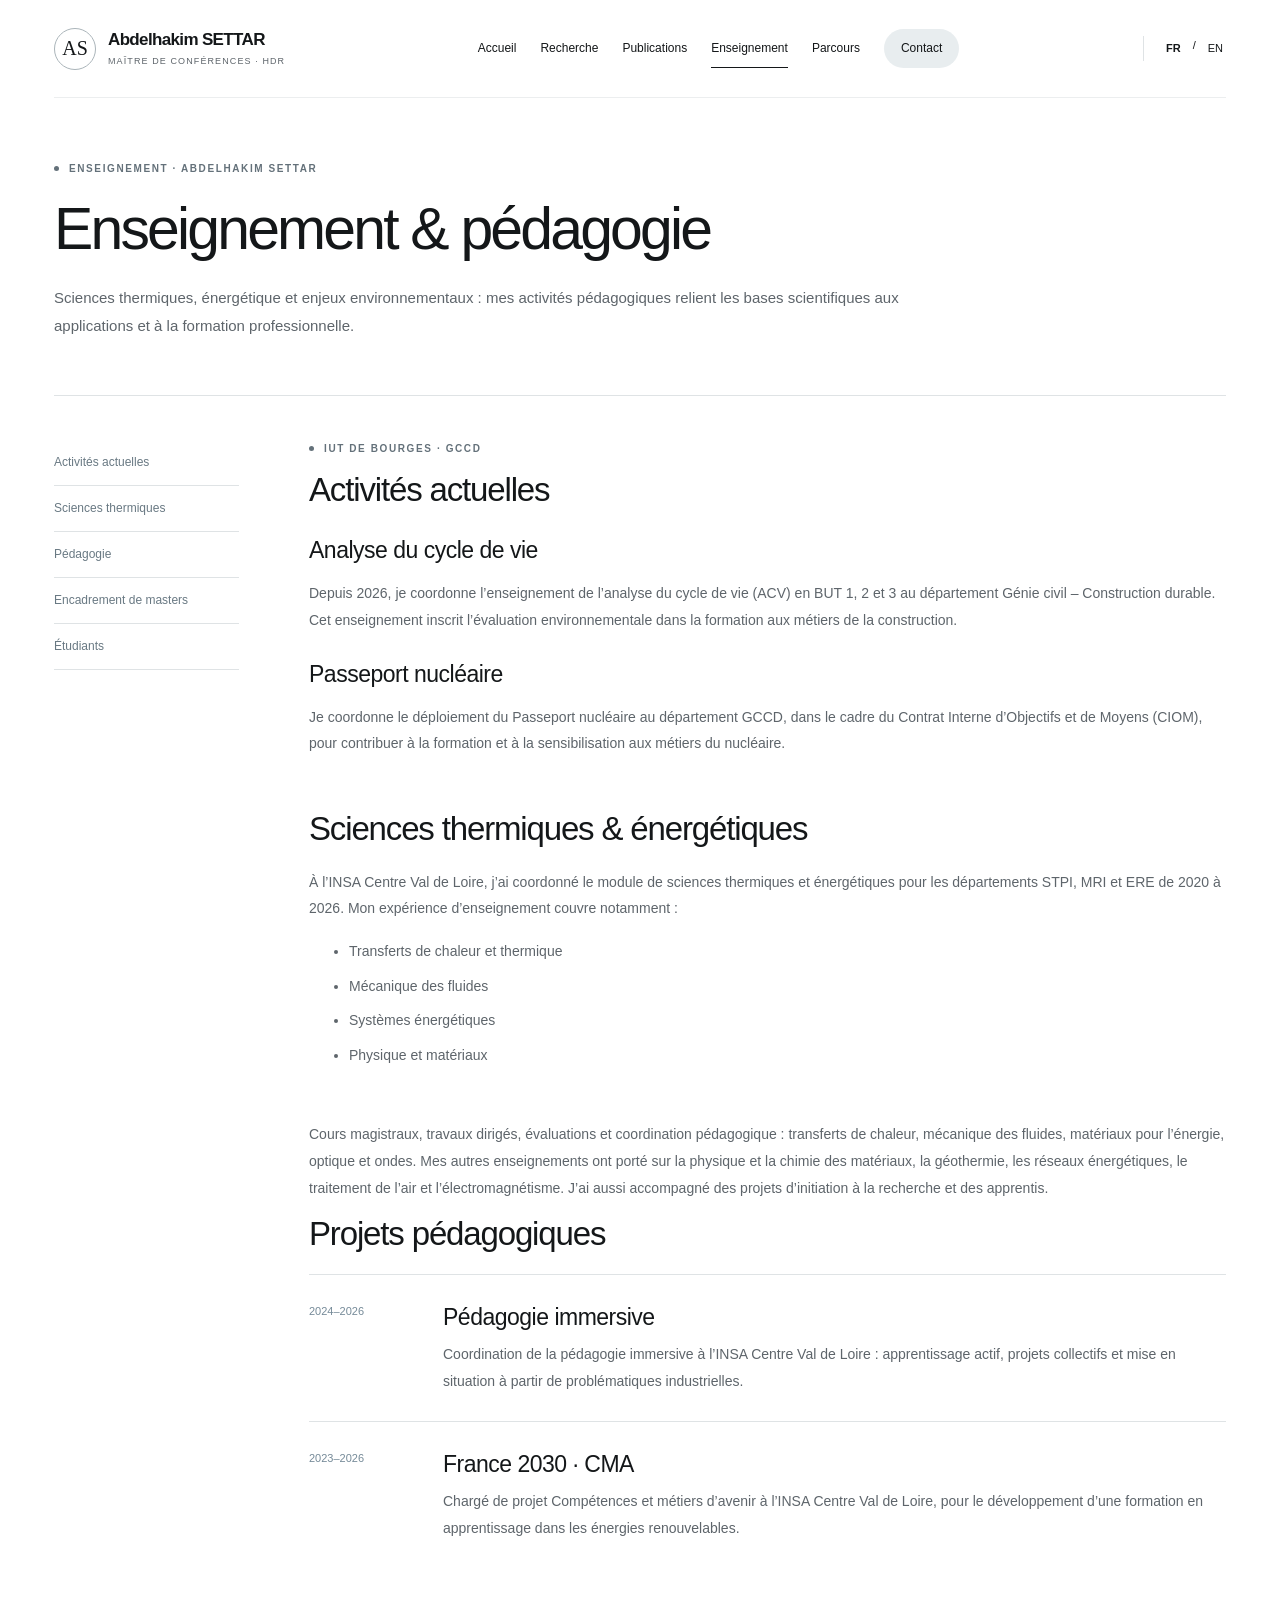
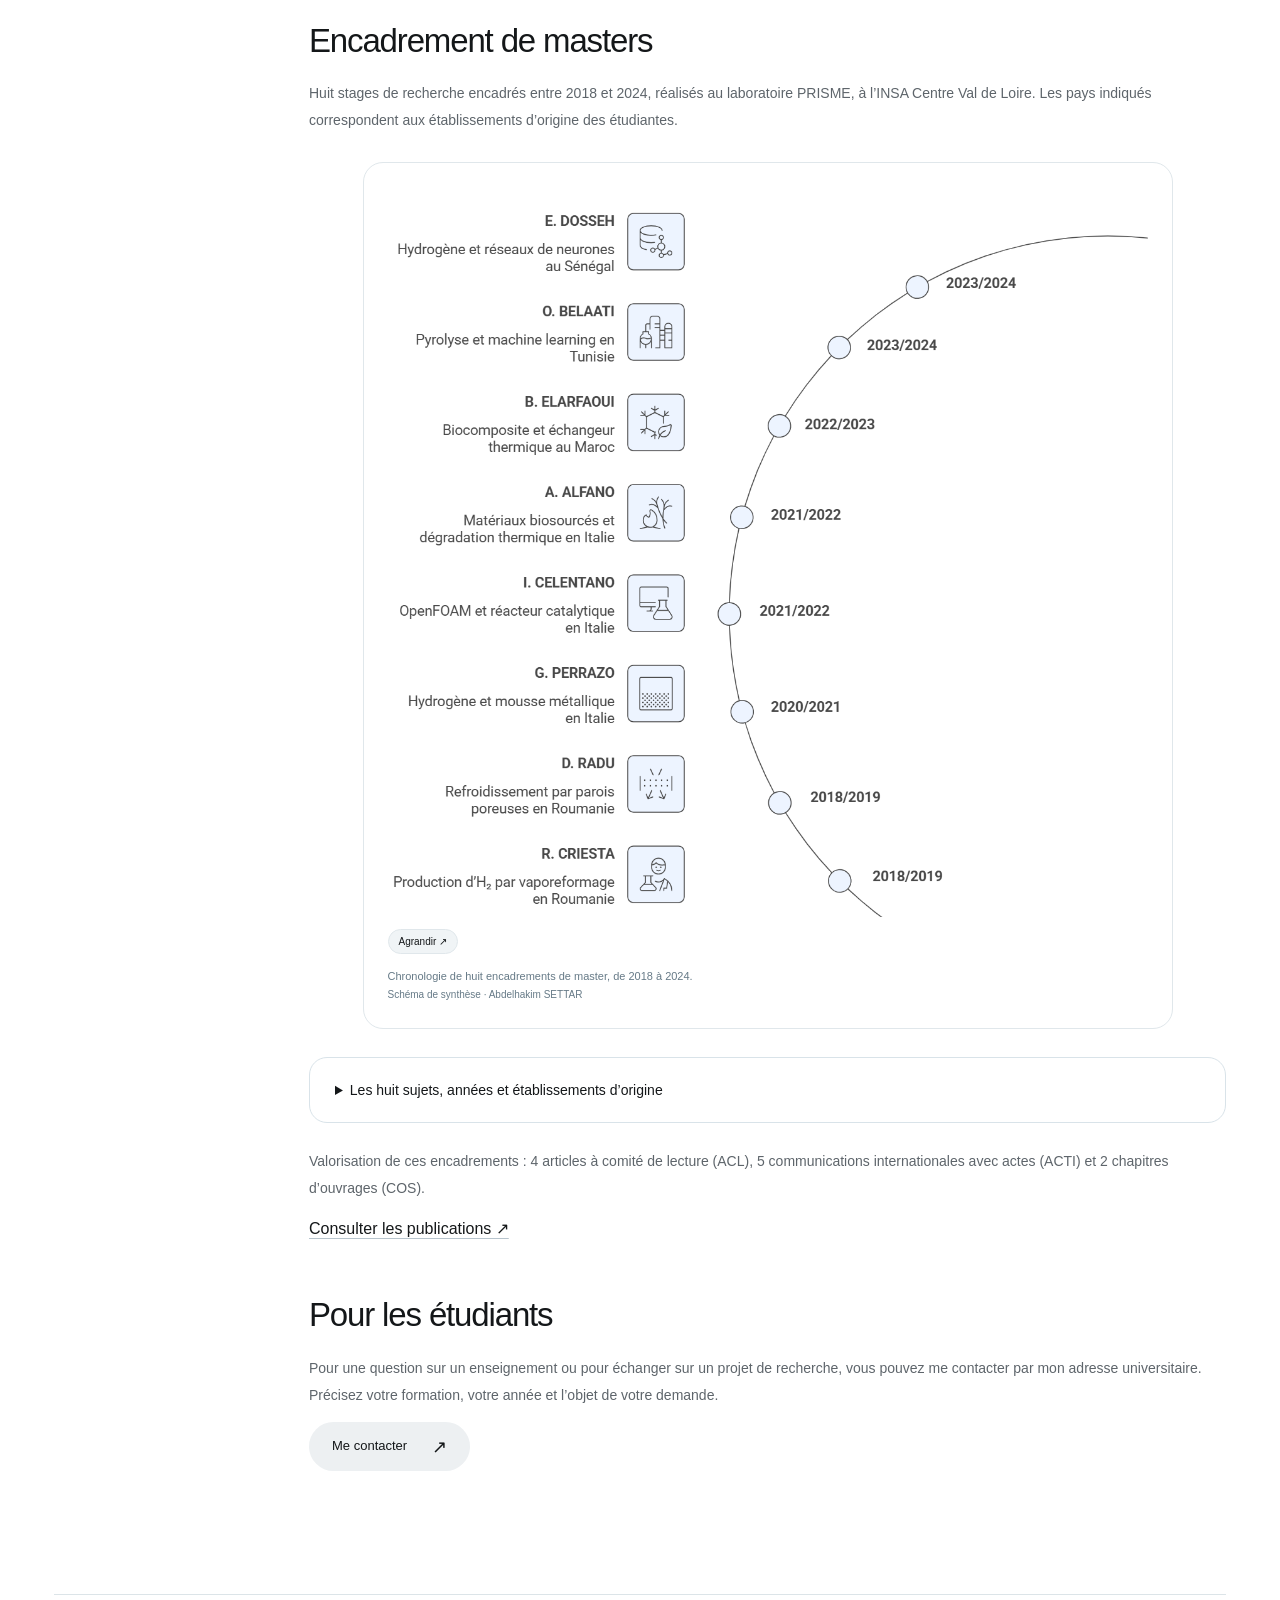
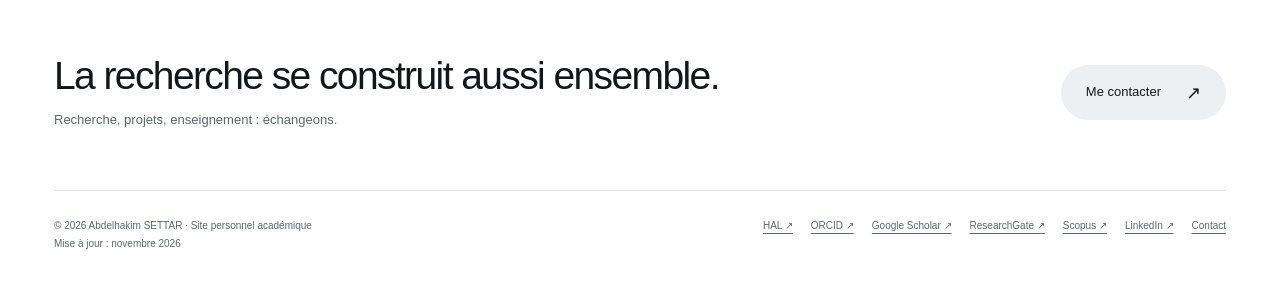
<file: fr-enseignement.html>
<!doctype html><html lang="fr"><head><meta charset="utf-8"><meta name="viewport" content="width=device-width,initial-scale=1"><title>Enseignement — Abdelhakim SETTAR</title><meta name="description" content="Enseignements d’Abdelhakim SETTAR : analyse du cycle de vie, sciences thermiques et énergétiques, Passeport nucléaire et pédagogie."><meta name="theme-color" content="#172c34"><link rel="canonical" href="https://abdelhakim-settar.github.io/fr-enseignement.html"><link rel="alternate" hreflang="fr" href="https://abdelhakim-settar.github.io/fr-enseignement.html"><link rel="alternate" hreflang="en" href="https://abdelhakim-settar.github.io/en-teaching.html"><link rel="alternate" hreflang="x-default" href="https://abdelhakim-settar.github.io/en-teaching.html"><meta property="og:title" content="Enseignement — Abdelhakim SETTAR"><meta property="og:description" content="Enseignements d’Abdelhakim SETTAR : analyse du cycle de vie, sciences thermiques et énergétiques, Passeport nucléaire et pédagogie."><meta property="og:type" content="profile"><meta property="og:url" content="https://abdelhakim-settar.github.io/fr-enseignement.html"><meta property="og:locale" content="fr_FR"><link rel="icon" type="image/svg+xml" href="/favicon.svg"><link rel="stylesheet" href="/style.css"><script src="/app.js" defer></script><script type="application/ld+json">{"@context": "https://schema.org", "@type": "ProfilePage", "inLanguage": "fr", "url": "https://abdelhakim-settar.github.io/fr-enseignement.html", "name": "Enseignement — Abdelhakim Settar", "mainEntity": {"@type": "Person", "name": "Abdelhakim SETTAR", "jobTitle": "Maître de conférences HDR", "affiliation": [{"@type": "Organization", "name": "Université d’Orléans · IUT de Bourges", "url": "https://www.univ-orleans.fr/fr/iut-bourges"}, {"@type": "Organization", "name": "PRISME UR 4229 · Université d’Orléans / INSA Centre Val de Loire · FECP · CE — Combustion-Explosions", "url": "https://www.univ-orleans.fr/fr/prisme/la-recherche/departement-fecp/axe-combustion-explosions"}], "email": "mailto:abdelhakim.settar@univ-orleans.fr", "sameAs": ["https://cv.hal.science/abdelhakim-settar", "https://orcid.org/0000-0002-2147-880X", "https://www.linkedin.com/in/abdelhakim-settar-b4479660", "https://openalex.org/A5042702773", "https://scholar.google.fr/citations?user=sCTY_ZgAAAAJ&hl=fr", "https://www.researchgate.net/profile/Abdelhakim-Settar", "https://www.scopus.com/inward/authorDetails.url?authorID=56656576100&partnerID=MN8TOARS"], "knowsAbout": ["Thermochemistry", "Chemical kinetics", "Heat and mass transfer", "Catalytic methane steam reforming", "Thermal degradation", "Porous media", "Thermogravimetric analysis", "Computational fluid dynamics"], "image": "https://abdelhakim-settar.github.io/portrait-abdelhakim-settar.png"}}</script></head><body><a class="skip" href="#main">Aller au contenu</a><div class="shell"><header class="top"><a class="brand" href="/fr.html"><span class="monogram" aria-hidden="true">AS</span><span><strong>Abdelhakim SETTAR</strong><small>Maître de conférences · HDR</small></span></a><nav class="nav" aria-label="Navigation principale"><a href="/fr.html" >Accueil</a><a href="/fr-recherche.html" >Recherche</a><a href="/fr-publications.html" >Publications</a><a href="/fr-enseignement.html" aria-current="page">Enseignement</a><a href="/fr-parcours.html" >Parcours</a><a href="/fr-contact.html" >Contact</a></nav><nav class="languages" aria-label="Langue"><a href="/fr-enseignement.html" lang="fr" hreflang="fr" class="selected" aria-current="true">FR</a><span aria-hidden="true">/</span><a href="/en-teaching.html" lang="en" hreflang="en" class="" >EN</a></nav></header><main id="main"><div class="page-head"><div class="eyebrow">Enseignement · Abdelhakim SETTAR</div><h1>Enseignement & pédagogie</h1><p>Sciences thermiques, énergétique et enjeux environnementaux : mes activités pédagogiques relient les bases scientifiques aux applications et à la formation professionnelle.</p></div><div class="layout"><nav class="side" aria-label="Sur cette page"><a href="#current">Activités actuelles</a><a href="#thermal">Sciences thermiques</a><a href="#pedagogy">Pédagogie</a><a href="#masters">Encadrement de masters</a><a href="#students">Étudiants</a></nav><div class="content"><section id="current"><div class="eyebrow">IUT de Bourges · GCCD</div><h2>Activités actuelles</h2><h3>Analyse du cycle de vie</h3><p>Depuis 2026, je coordonne l’enseignement de l’analyse du cycle de vie (ACV) en BUT 1, 2 et 3 au département Génie civil – Construction durable. Cet enseignement inscrit l’évaluation environnementale dans la formation aux métiers de la construction.</p><h3>Passeport nucléaire</h3><p>Je coordonne le déploiement du Passeport nucléaire au département GCCD, dans le cadre du Contrat Interne d’Objectifs et de Moyens (CIOM), pour contribuer à la formation et à la sensibilisation aux métiers du nucléaire.</p></section><section id="thermal"><h2>Sciences thermiques & énergétiques</h2><p>À l’INSA Centre Val de Loire, j’ai coordonné le module de sciences thermiques et énergétiques pour les départements STPI, MRI et ERE de 2020 à 2026. Mon expérience d’enseignement couvre notamment :</p><ul><li>Transferts de chaleur et thermique</li><li>Mécanique des fluides</li><li>Systèmes énergétiques</li><li>Physique et matériaux</li></ul></section><p>Cours magistraux, travaux dirigés, évaluations et coordination pédagogique : transferts de chaleur, mécanique des fluides, matériaux pour l’énergie, optique et ondes. Mes autres enseignements ont porté sur la physique et la chimie des matériaux, la géothermie, les réseaux énergétiques, le traitement de l’air et l’électromagnétisme. J’ai aussi accompagné des projets d’initiation à la recherche et des apprentis.</p><section id="pedagogy"><h2>Projets pédagogiques</h2><article class="project"><span class="date">2024–2026</span><div><h3>Pédagogie immersive</h3><p>Coordination de la pédagogie immersive à l’INSA Centre Val de Loire : apprentissage actif, projets collectifs et mise en situation à partir de problématiques industrielles.</p></div></article><article class="project"><span class="date">2023–2026</span><div><h3>France 2030 · CMA</h3><p>Chargé de projet Compétences et métiers d’avenir à l’INSA Centre Val de Loire, pour le développement d’une formation en apprentissage dans les énergies renouvelables.</p></div></article></section><section id="masters"><h2>Encadrement de masters</h2><p>Huit stages de recherche encadrés entre 2018 et 2024, réalisés au laboratoire PRISME, à l’INSA Centre Val de Loire. Les pays indiqués correspondent aux établissements d’origine des étudiantes.</p><figure class="source-figure synthesis-figure synthesis-masters"><a class="figure-enlarge" href="/schema-encadrements-masters.png" target="_blank" rel="noopener" aria-label="Agrandir le schéma"><img src="/schema-encadrements-masters.png" alt="Chronologie de huit encadrements de master, de 2018 à 2024." width="1211" height="1163" lang="fr" loading="lazy" decoding="async"><span class="enlarge-label">Agrandir ↗</span></a><figcaption>Chronologie de huit encadrements de master, de 2018 à 2024.<br><span>Schéma de synthèse · Abdelhakim SETTAR</span></figcaption></figure><details class="master-details"><summary>Les huit sujets, années et établissements d’origine</summary><ol class="master-list"><li><span class="master-year">2023–2024</span><div><h4>Emmanuelle DOSSEH</h4><p class="master-origin">Sénégal · UCAD / ESP, Dakar</p><p>Production d’hydrogène : réseaux de neurones artificiels et comparaison avec OpenFOAM.</p></div></li><li><span class="master-year">2023–2024</span><div><h4>Oumayma BELAATI</h4><p class="master-origin">Tunisie · ENSTA Borj Cédria</p><p>Cinétique de pyrolyse de biomasse et apprentissage automatique.</p></div></li><li><span class="master-year">2022–2023</span><div><h4>Bouchra ELARFAOUI</h4><p class="master-origin">Maroc · ENSA Khouribga, Université Sultan Moulay Slimane</p><p>Performance thermique d’un échangeur en biocomposite Green-Poxy / SiC.</p></div></li><li><span class="master-year">2021–2022</span><div><h4>Anna ALFANO</h4><p class="master-origin">Italie · Université de Naples · Erasmus+</p><p>Élaboration, caractérisation et dégradation thermique de matériaux biosourcés.</p></div></li><li><span class="master-year">2021–2022</span><div><h4>Ilaria CELENTANO</h4><p class="master-origin">Italie · Université de Naples · Erasmus+</p><p>Développement d’un modèle OpenFOAM de réacteur catalytique pour l’hydrogène.</p></div></li><li><span class="master-year">2020–2021</span><div><h4>Giuseppina Rosalia PERAZZO</h4><p class="master-origin">Italie · Université de Naples · Erasmus+</p><p>Intensification de la production d’hydrogène par mousses métalliques.</p></div></li><li><span class="master-year">2018–2019</span><div><h4>Denisa RADU</h4><p class="master-origin">Roumanie · Université de Constanța · Erasmus+</p><p>Simulation 3D du refroidissement par transpiration à travers des parois poreuses.</p></div></li><li><span class="master-year">2018–2019</span><div><h4>Roxana CRIESTA</h4><p class="master-origin">Roumanie · Université de Constanța · Erasmus+</p><p>Vaporeformage catalytique du méthane assisté par combustion catalytique.</p></div></li></ol></details><p>Valorisation de ces encadrements : 4 articles à comité de lecture (ACL), 5 communications internationales avec actes (ACTI) et 2 chapitres d’ouvrages (COS).</p><a href="/fr-publications.html">Consulter les publications ↗</a></section><section id="students"><h2>Pour les étudiants</h2><p>Pour une question sur un enseignement ou pour échanger sur un projet de recherche, vous pouvez me contacter par mon adresse universitaire. Précisez votre formation, votre année et l’objet de votre demande.</p><a class="button " href="/fr-contact.html" >Me contacter<span class="arrow" aria-hidden="true">↗</span></a></section></div></div></main><footer><div class="footer-cta"><div><h2>La recherche se construit aussi ensemble.</h2><p>Recherche, projets, enseignement : échangeons.</p></div><a class="button " href="/fr-contact.html" >Me contacter<span class="arrow" aria-hidden="true">↗</span></a></div><section class="site-traffic" data-site-traffic hidden aria-label="Fréquentation du site"><div class="traffic-total"><span class="eyebrow">Fréquentation du site</span><strong data-traffic-count aria-live="polite">…</strong><span>visites · ensemble du site</span><small data-traffic-since></small></div><div class="traffic-info"><p>Statistiques publiques, sans cookies.</p><a data-traffic-dashboard target="_blank" rel="noopener">Ouvrir les statistiques ↗</a><small>GoatCounter</small></div><details class="traffic-countries"><summary>Voir les visites par pays</summary><p>Le tableau de bord présente la répartition géographique et les pages consultées.</p></details></section><div class="bottom"><div>© 2026 Abdelhakim SETTAR · Site personnel académique<br>Mise à jour : novembre 2026</div><div><a href="https://cv.hal.science/abdelhakim-settar">HAL ↗</a><a href="https://orcid.org/0000-0002-2147-880X">ORCID ↗</a><a href="https://scholar.google.fr/citations?user=sCTY_ZgAAAAJ&amp;hl=fr">Google Scholar ↗</a><a href="https://www.researchgate.net/profile/Abdelhakim-Settar">ResearchGate ↗</a><a href="https://www.scopus.com/inward/authorDetails.url?authorID=56656576100&amp;partnerID=MN8TOARS">Scopus ↗</a><a href="https://www.linkedin.com/in/abdelhakim-settar-b4479660/">LinkedIn ↗</a><a href="/fr-contact.html">Contact</a></div></div></footer></div></body></html>
</file>
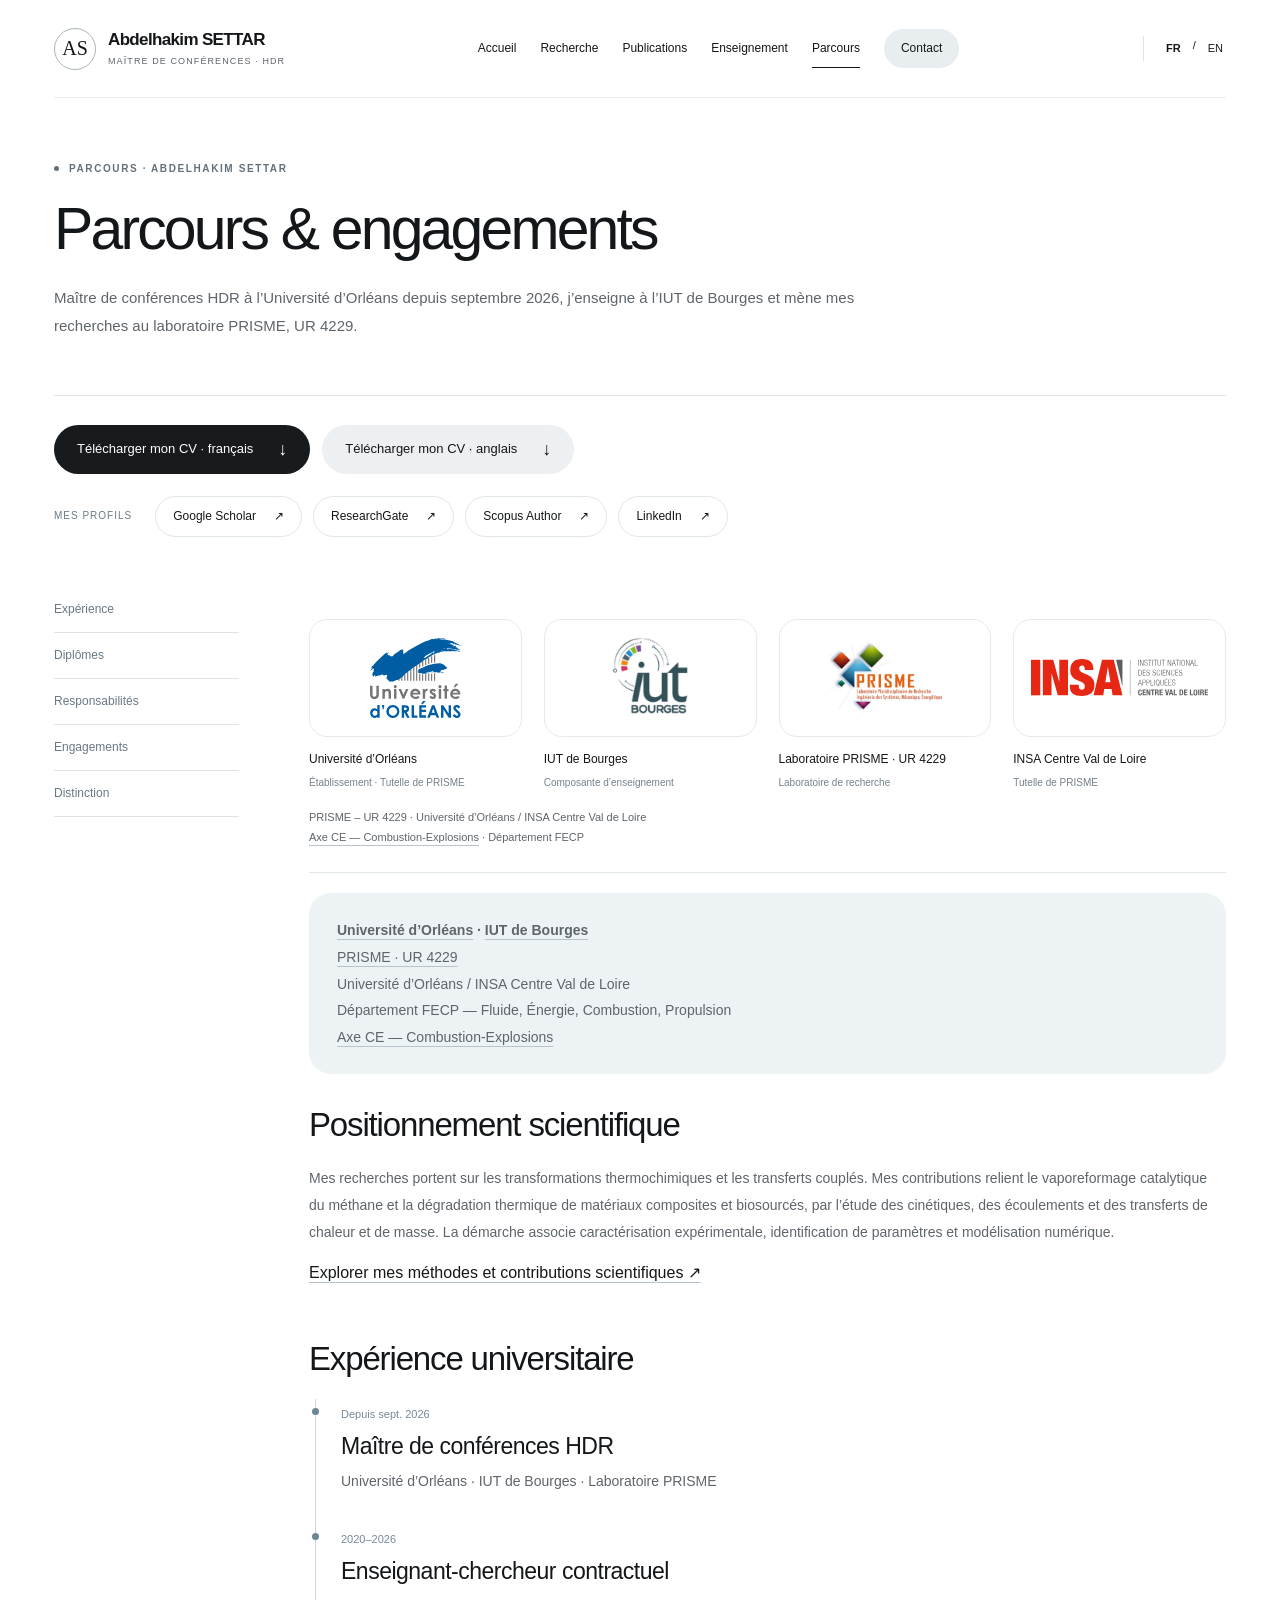
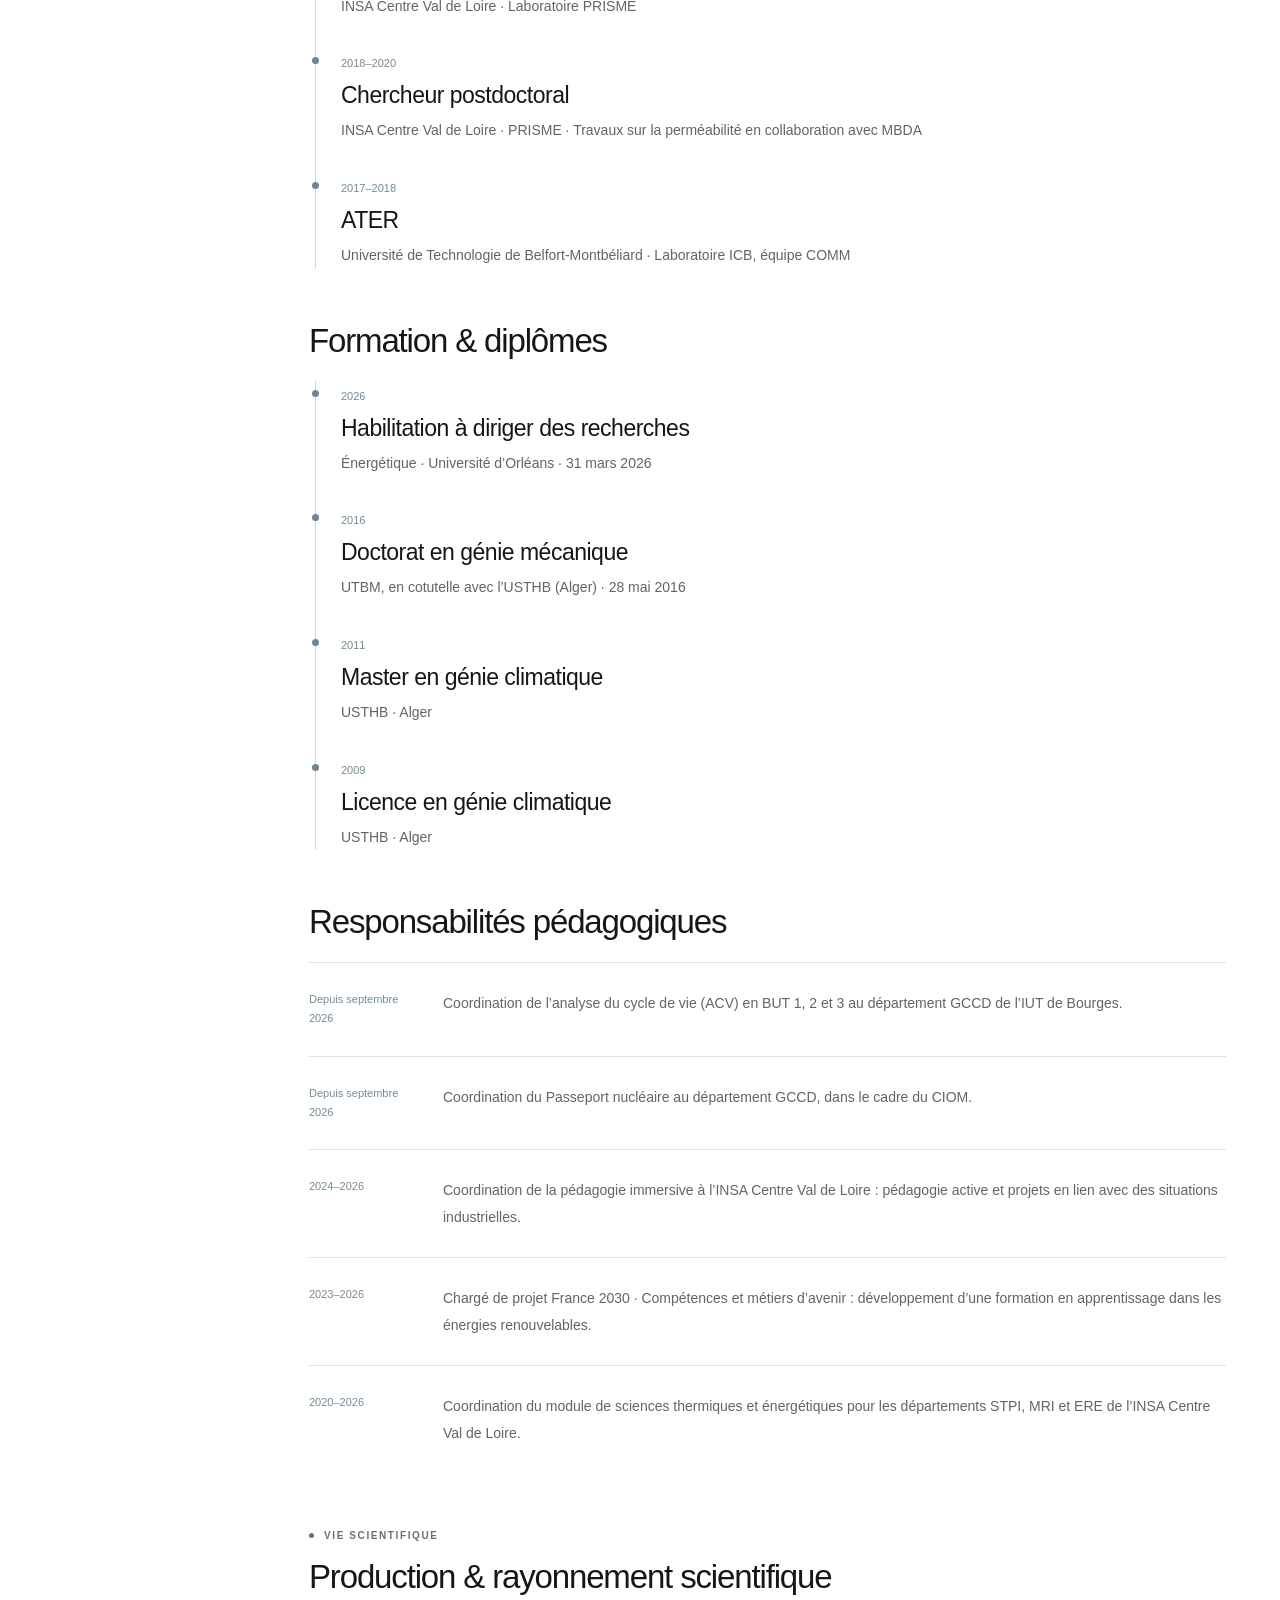
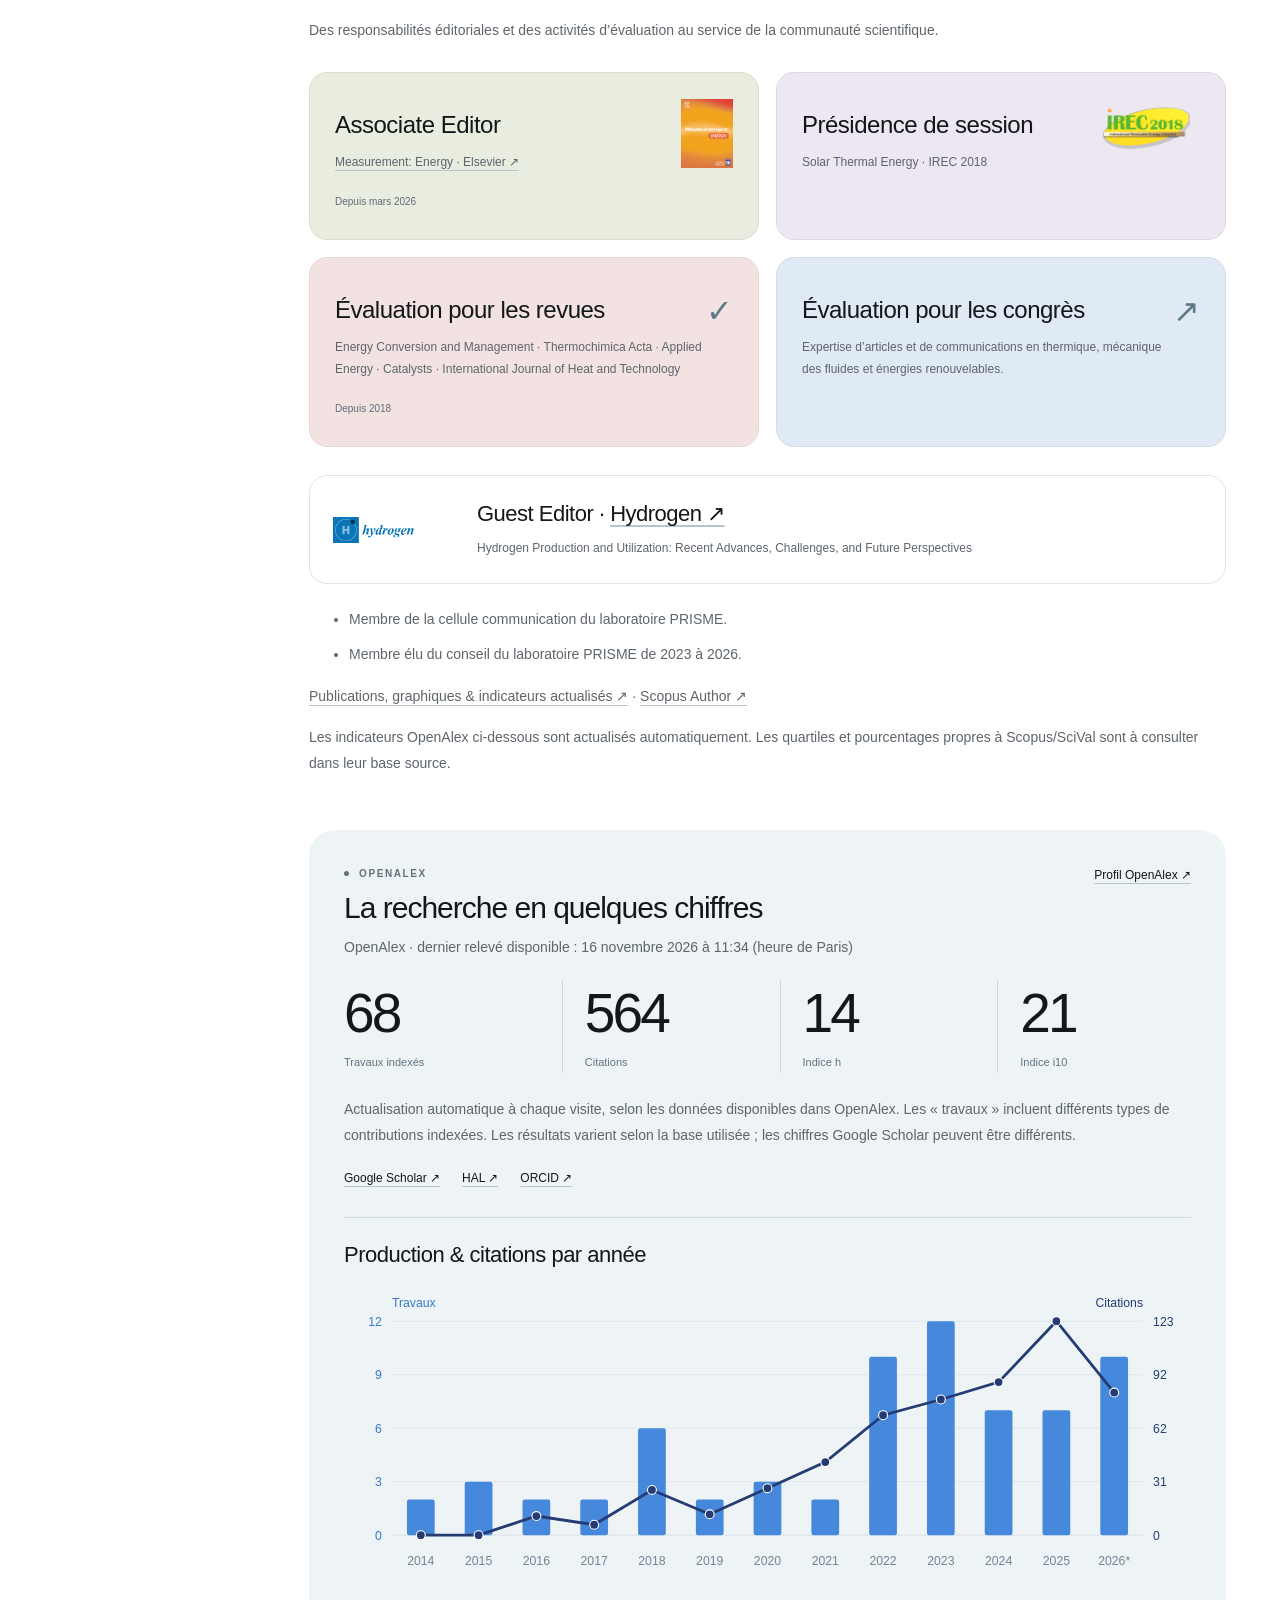
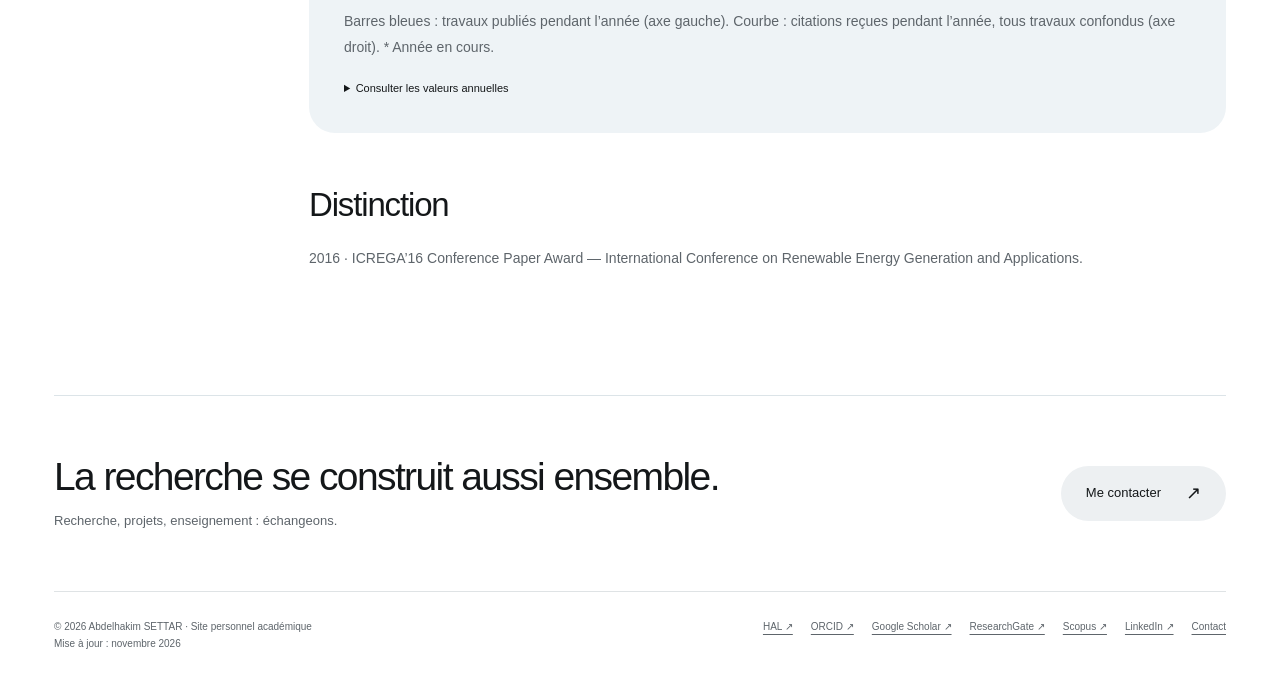
<file: fr-parcours.html>
<!doctype html><html lang="fr"><head><meta charset="utf-8"><meta name="viewport" content="width=device-width,initial-scale=1"><title>Parcours — Abdelhakim SETTAR</title><meta name="description" content="Parcours, diplômes, CV français et anglais et engagements scientifiques d’Abdelhakim SETTAR, maître de conférences HDR."><meta name="theme-color" content="#172c34"><link rel="canonical" href="https://abdelhakim-settar.github.io/fr-parcours.html"><link rel="alternate" hreflang="fr" href="https://abdelhakim-settar.github.io/fr-parcours.html"><link rel="alternate" hreflang="en" href="https://abdelhakim-settar.github.io/en-profile.html"><link rel="alternate" hreflang="x-default" href="https://abdelhakim-settar.github.io/en-profile.html"><meta property="og:title" content="Parcours — Abdelhakim SETTAR"><meta property="og:description" content="Parcours, diplômes, CV français et anglais et engagements scientifiques d’Abdelhakim SETTAR, maître de conférences HDR."><meta property="og:type" content="profile"><meta property="og:url" content="https://abdelhakim-settar.github.io/fr-parcours.html"><meta property="og:locale" content="fr_FR"><link rel="icon" type="image/svg+xml" href="/favicon.svg"><link rel="stylesheet" href="/style.css"><script src="/app.js" defer></script><script type="application/ld+json">{"@context": "https://schema.org", "@type": "ProfilePage", "inLanguage": "fr", "url": "https://abdelhakim-settar.github.io/fr-parcours.html", "name": "Parcours — Abdelhakim Settar", "mainEntity": {"@type": "Person", "name": "Abdelhakim SETTAR", "jobTitle": "Maître de conférences HDR", "affiliation": [{"@type": "Organization", "name": "Université d’Orléans · IUT de Bourges", "url": "https://www.univ-orleans.fr/fr/iut-bourges"}, {"@type": "Organization", "name": "PRISME UR 4229 · Université d’Orléans / INSA Centre Val de Loire · FECP · CE — Combustion-Explosions", "url": "https://www.univ-orleans.fr/fr/prisme/la-recherche/departement-fecp/axe-combustion-explosions"}], "email": "mailto:abdelhakim.settar@univ-orleans.fr", "sameAs": ["https://cv.hal.science/abdelhakim-settar", "https://orcid.org/0000-0002-2147-880X", "https://www.linkedin.com/in/abdelhakim-settar-b4479660", "https://openalex.org/A5042702773", "https://scholar.google.fr/citations?user=sCTY_ZgAAAAJ&hl=fr", "https://www.researchgate.net/profile/Abdelhakim-Settar", "https://www.scopus.com/inward/authorDetails.url?authorID=56656576100&partnerID=MN8TOARS"], "knowsAbout": ["Thermochemistry", "Chemical kinetics", "Heat and mass transfer", "Catalytic methane steam reforming", "Thermal degradation", "Porous media", "Thermogravimetric analysis", "Computational fluid dynamics"], "image": "https://abdelhakim-settar.github.io/portrait-abdelhakim-settar.png"}}</script></head><body><a class="skip" href="#main">Aller au contenu</a><div class="shell"><header class="top"><a class="brand" href="/fr.html"><span class="monogram" aria-hidden="true">AS</span><span><strong>Abdelhakim SETTAR</strong><small>Maître de conférences · HDR</small></span></a><nav class="nav" aria-label="Navigation principale"><a href="/fr.html" >Accueil</a><a href="/fr-recherche.html" >Recherche</a><a href="/fr-publications.html" >Publications</a><a href="/fr-enseignement.html" >Enseignement</a><a href="/fr-parcours.html" aria-current="page">Parcours</a><a href="/fr-contact.html" >Contact</a></nav><nav class="languages" aria-label="Langue"><a href="/fr-parcours.html" lang="fr" hreflang="fr" class="selected" aria-current="true">FR</a><span aria-hidden="true">/</span><a href="/en-profile.html" lang="en" hreflang="en" class="" >EN</a></nav></header><main id="main"><div class="page-head"><div class="eyebrow">Parcours · Abdelhakim SETTAR</div><h1>Parcours & engagements</h1><p>Maître de conférences HDR à l’Université d’Orléans depuis septembre 2026, j’enseigne à l’IUT de Bourges et mène mes recherches au laboratoire PRISME, UR 4229.</p></div><div class="actions"><a class="button primary" href="/cv-abdelhakim-settar-fr.pdf" download>Télécharger mon CV · français<span class="arrow" aria-hidden="true">↓</span></a><a class="button " href="/cv-abdelhakim-settar-en.pdf" download>Télécharger mon CV · anglais<span class="arrow" aria-hidden="true">↓</span></a></div><div class="profile-links" aria-label="Profils scientifiques et professionnels"><span class="profile-links-label">Mes profils</span><a href="https://scholar.google.fr/citations?user=sCTY_ZgAAAAJ&amp;hl=fr">Google Scholar <span aria-hidden="true">↗</span></a><a href="https://www.researchgate.net/profile/Abdelhakim-Settar">ResearchGate <span aria-hidden="true">↗</span></a><a href="https://www.scopus.com/inward/authorDetails.url?authorID=56656576100&amp;partnerID=MN8TOARS">Scopus Author <span aria-hidden="true">↗</span></a><a href="https://www.linkedin.com/in/abdelhakim-settar-b4479660/">LinkedIn <span aria-hidden="true">↗</span></a></div><div class="layout"><nav class="side" aria-label="Sur cette page"><a href="#appointments">Expérience</a><a href="#degrees">Diplômes</a><a href="#responsibilities">Responsabilités</a><a href="#service">Engagements</a><a href="#award">Distinction</a></nav><div class="content"><div class="institution-logos" aria-label="Affiliations institutionnelles"><a href="https://www.univ-orleans.fr/fr" class="institution-logo"><span class="logo-wrap "><img src="/logo-universite-orleans.svg" alt="Université d’Orléans" width="180" height="80" loading="lazy"></span><strong>Université d’Orléans</strong><small>Établissement · Tutelle de PRISME</small></a><a href="https://www.univ-orleans.fr/fr/iut-bourges" class="institution-logo"><span class="logo-wrap "><img src="/logo-iut-bourges-couleur.png" alt="IUT de Bourges" width="180" height="80" loading="lazy"></span><strong>IUT de Bourges</strong><small>Composante d’enseignement</small></a><a href="https://www.univ-orleans.fr/fr/prisme" class="institution-logo"><span class="logo-wrap "><img src="/logo-prisme-couleur.png" alt="Laboratoire PRISME · UR 4229" width="180" height="80" loading="lazy"></span><strong>Laboratoire PRISME · UR 4229</strong><small>Laboratoire de recherche</small></a><a href="https://www.insa-centrevaldeloire.fr/" class="institution-logo"><span class="logo-wrap "><img src="/logo-insa-cvl.svg" alt="INSA Centre Val de Loire" width="180" height="80" loading="lazy"></span><strong>INSA Centre Val de Loire</strong><small>Tutelle de PRISME</small></a></div><p class="affiliation-context">PRISME – UR 4229 · Université d’Orléans / INSA Centre Val de Loire<br><a href="https://www.univ-orleans.fr/fr/prisme/la-recherche/departement-fecp/axe-combustion-explosions">Axe CE — Combustion-Explosions</a> · Département FECP</p><div class="academic-affiliation"><p><strong><a href="https://www.univ-orleans.fr/fr">Université d’Orléans</a> · <a href="https://www.univ-orleans.fr/fr/iut-bourges">IUT de Bourges</a></strong><br><a href="https://www.univ-orleans.fr/fr/prisme">PRISME · UR 4229</a><br>Université d’Orléans / INSA Centre Val de Loire<br>Département FECP — Fluide, Énergie, Combustion, Propulsion<br><a href="https://www.univ-orleans.fr/fr/prisme/la-recherche/departement-fecp/axe-combustion-explosions">Axe CE — Combustion-Explosions</a></p></div><section id="scientific-profile"><h2>Positionnement scientifique</h2><p>Mes recherches portent sur les transformations thermochimiques et les transferts couplés. Mes contributions relient le vaporeformage catalytique du méthane et la dégradation thermique de matériaux composites et biosourcés, par l’étude des cinétiques, des écoulements et des transferts de chaleur et de masse. La démarche associe caractérisation expérimentale, identification de paramètres et modélisation numérique.</p><a href="/fr-recherche.html">Explorer mes méthodes et contributions scientifiques ↗</a></section><section id="appointments"><h2>Expérience universitaire</h2><div class="timeline"><article><span class="date">Depuis sept. 2026</span><h3>Maître de conférences HDR</h3><p>Université d’Orléans · IUT de Bourges · Laboratoire PRISME</p></article><article><span class="date">2020–2026</span><h3>Enseignant-chercheur contractuel</h3><p>INSA Centre Val de Loire · Laboratoire PRISME</p></article><article><span class="date">2018–2020</span><h3>Chercheur postdoctoral</h3><p>INSA Centre Val de Loire · PRISME · Travaux sur la perméabilité en collaboration avec MBDA</p></article><article><span class="date">2017–2018</span><h3>ATER</h3><p>Université de Technologie de Belfort-Montbéliard · Laboratoire ICB, équipe COMM</p></article></div></section><section id="degrees"><h2>Formation & diplômes</h2><div class="timeline"><article><span class="date">2026</span><h3>Habilitation à diriger des recherches</h3><p>Énergétique · Université d’Orléans · 31 mars 2026</p></article><article><span class="date">2016</span><h3>Doctorat en génie mécanique</h3><p>UTBM, en cotutelle avec l’USTHB (Alger) · 28 mai 2016</p></article><article><span class="date">2011</span><h3>Master en génie climatique</h3><p>USTHB · Alger</p></article><article><span class="date">2009</span><h3>Licence en génie climatique</h3><p>USTHB · Alger</p></article></div></section><section id="responsibilities"><h2>Responsabilités pédagogiques</h2><article class="project"><span class="date">Depuis septembre 2026</span><div><p>Coordination de l’analyse du cycle de vie (ACV) en BUT 1, 2 et 3 au département GCCD de l’IUT de Bourges.</p></div></article><article class="project"><span class="date">Depuis septembre 2026</span><div><p>Coordination du Passeport nucléaire au département GCCD, dans le cadre du CIOM.</p></div></article><article class="project"><span class="date">2024–2026</span><div><p>Coordination de la pédagogie immersive à l’INSA Centre Val de Loire : pédagogie active et projets en lien avec des situations industrielles.</p></div></article><article class="project"><span class="date">2023–2026</span><div><p>Chargé de projet France 2030 · Compétences et métiers d’avenir : développement d’une formation en apprentissage dans les énergies renouvelables.</p></div></article><article class="project"><span class="date">2020–2026</span><div><p>Coordination du module de sciences thermiques et énergétiques pour les départements STPI, MRI et ERE de l’INSA Centre Val de Loire.</p></div></article></section><section id="service"><div class="eyebrow">Vie scientifique</div><h2>Production & rayonnement scientifique</h2><p>Des responsabilités éditoriales et des activités d’évaluation au service de la communauté scientifique.</p><div class="service-grid"><article><img class="service-cover" src="/journal-measurement-energy.jpg" alt="Measurement: Energy" loading="lazy"><h3>Associate Editor</h3><p><a href="https://www.sciencedirect.com/journal/measurement-energy">Measurement: Energy · Elsevier ↗</a></p><small>Depuis mars 2026</small></article><article><img class="service-congress" src="/logo-irec-2018.png" alt="IREC 2018" loading="lazy"><h3>Présidence de session</h3><p>Solar Thermal Energy · IREC 2018</p></article><article><span class="service-symbol" aria-hidden="true">✓</span><h3>Évaluation pour les revues</h3><p>Energy Conversion and Management · Thermochimica Acta · Applied Energy · Catalysts · International Journal of Heat and Technology</p><small>Depuis 2018</small></article><article><span class="service-symbol" aria-hidden="true">↗</span><h3>Évaluation pour les congrès</h3><p>Expertise d’articles et de communications en thermique, mécanique des fluides et énergies renouvelables.</p></article></div><div class="editorial-extra"><img src="/journal-hydrogen.png" alt="Hydrogen" loading="lazy"><div><h3>Guest Editor · <a href="https://www.mdpi.com/journal/hydrogen">Hydrogen ↗</a></h3><p>Hydrogen Production and Utilization: Recent Advances, Challenges, and Future Perspectives</p></div></div><ul><li>Membre de la cellule communication du laboratoire PRISME.</li><li>Membre élu du conseil du laboratoire PRISME de 2023 à 2026.</li></ul><p><a href="/fr-publications.html#production-scientifique">Publications, graphiques & indicateurs actualisés ↗</a> · <a href="https://www.scopus.com/inward/authorDetails.url?authorID=56656576100&amp;partnerID=MN8TOARS">Scopus Author ↗</a></p><p class="minor">Les indicateurs OpenAlex ci-dessous sont actualisés automatiquement. Les quartiles et pourcentages propres à Scopus/SciVal sont à consulter dans leur base source.</p></section><section class="metrics-panel " data-bibliometrics aria-label="Indicateurs bibliométriques OpenAlex"><div class="metrics-header"><div><div class="eyebrow">OpenAlex</div><h2>La recherche en quelques chiffres</h2></div><a href="https://openalex.org/A5042702773">Profil OpenAlex ↗</a></div><p class="metrics-status" data-metrics-status role="status">OpenAlex · dernier relevé disponible : 16 novembre 2026</p><div class="metrics-grid"><div class="metric"><strong class="metric-value" data-metric="works">68</strong><span class="metric-label">Travaux indexés</span></div><div class="metric"><strong class="metric-value" data-metric="citations">564</strong><span class="metric-label">Citations</span></div><div class="metric"><strong class="metric-value" data-metric="h">14</strong><span class="metric-label">Indice h</span></div><div class="metric"><strong class="metric-value" data-metric="i10">21</strong><span class="metric-label">Indice i10</span></div></div><p class="metrics-note">Actualisation automatique à chaque visite, selon les données disponibles dans OpenAlex. Les « travaux » incluent différents types de contributions indexées. Les résultats varient selon la base utilisée ; les chiffres Google Scholar peuvent être différents.</p><div class="metrics-links"><a href="https://scholar.google.fr/citations?user=sCTY_ZgAAAAJ&amp;hl=fr">Google Scholar ↗</a><a href="https://cv.hal.science/abdelhakim-settar">HAL ↗</a><a href="https://orcid.org/0000-0002-2147-880X">ORCID ↗</a></div><div class="output-trend"><h3>Production & citations par année</h3><div class="annual-chart-scroll"><div data-output-trends></div></div><p class="metrics-note">Barres bleues : travaux publiés pendant l’année (axe gauche). Courbe : citations reçues pendant l’année, tous travaux confondus (axe droit). * Année en cours.</p><details><summary>Consulter les valeurs annuelles</summary><table class="annual-values"><thead><tr><th>Année</th><th>Travaux</th><th>Citations</th></tr></thead><tbody data-output-years><tr><th scope="row">2014</th><td>2</td><td>0</td></tr><tr><th scope="row">2015</th><td>3</td><td>0</td></tr><tr><th scope="row">2016</th><td>2</td><td>11</td></tr><tr><th scope="row">2017</th><td>2</td><td>6</td></tr><tr><th scope="row">2018</th><td>6</td><td>26</td></tr><tr><th scope="row">2019</th><td>2</td><td>12</td></tr><tr><th scope="row">2020</th><td>3</td><td>27</td></tr><tr><th scope="row">2021</th><td>2</td><td>42</td></tr><tr><th scope="row">2022</th><td>10</td><td>69</td></tr><tr><th scope="row">2023</th><td>12</td><td>78</td></tr><tr><th scope="row">2024</th><td>7</td><td>88</td></tr><tr><th scope="row">2025</th><td>7</td><td>123</td></tr><tr><th scope="row">2026</th><td>10</td><td>82</td></tr></tbody></table></details></div></section><script type="application/json" id="bibliometrics-snapshot">{"retrieved_at": "2026-11-16T10:34:13.700385+00:00", "data": {"id": "https://openalex.org/A5042702773", "display_name": "Abdelhakim Settar", "orcid": "https://orcid.org/0000-0002-2147-880X", "works_count": 68, "cited_by_count": 564, "summary_stats": {"2yr_mean_citedness": 2.375, "h_index": 14, "i10_index": 21}, "counts_by_year": [{"year": 2014, "works_count": 2, "oa_works_count": 0, "cited_by_count": 0}, {"year": 2015, "works_count": 3, "oa_works_count": 1, "cited_by_count": 0}, {"year": 2016, "works_count": 2, "oa_works_count": 1, "cited_by_count": 11}, {"year": 2017, "works_count": 2, "oa_works_count": 0, "cited_by_count": 6}, {"year": 2018, "works_count": 6, "oa_works_count": 1, "cited_by_count": 26}, {"year": 2019, "works_count": 2, "oa_works_count": 1, "cited_by_count": 12}, {"year": 2020, "works_count": 3, "oa_works_count": 1, "cited_by_count": 27}, {"year": 2021, "works_count": 2, "oa_works_count": 1, "cited_by_count": 42}, {"year": 2022, "works_count": 10, "oa_works_count": 5, "cited_by_count": 69}, {"year": 2023, "works_count": 12, "oa_works_count": 6, "cited_by_count": 78}, {"year": 2024, "works_count": 7, "oa_works_count": 2, "cited_by_count": 88}, {"year": 2025, "works_count": 7, "oa_works_count": 3, "cited_by_count": 123}, {"year": 2026, "works_count": 10, "oa_works_count": 7, "cited_by_count": 82}]}}</script><section id="award"><h2>Distinction</h2><p>2016 · ICREGA’16 Conference Paper Award — International Conference on Renewable Energy Generation and Applications.</p></section></div></div></main><footer><div class="footer-cta"><div><h2>La recherche se construit aussi ensemble.</h2><p>Recherche, projets, enseignement : échangeons.</p></div><a class="button " href="/fr-contact.html" >Me contacter<span class="arrow" aria-hidden="true">↗</span></a></div><section class="site-traffic" data-site-traffic hidden aria-label="Fréquentation du site"><div class="traffic-total"><span class="eyebrow">Fréquentation du site</span><strong data-traffic-count aria-live="polite">…</strong><span>visites · ensemble du site</span><small data-traffic-since></small></div><div class="traffic-info"><p>Statistiques publiques, sans cookies.</p><a data-traffic-dashboard target="_blank" rel="noopener">Ouvrir les statistiques ↗</a><small>GoatCounter</small></div><details class="traffic-countries"><summary>Voir les visites par pays</summary><p>Le tableau de bord présente la répartition géographique et les pages consultées.</p></details></section><div class="bottom"><div>© 2026 Abdelhakim SETTAR · Site personnel académique<br>Mise à jour : novembre 2026</div><div><a href="https://cv.hal.science/abdelhakim-settar">HAL ↗</a><a href="https://orcid.org/0000-0002-2147-880X">ORCID ↗</a><a href="https://scholar.google.fr/citations?user=sCTY_ZgAAAAJ&amp;hl=fr">Google Scholar ↗</a><a href="https://www.researchgate.net/profile/Abdelhakim-Settar">ResearchGate ↗</a><a href="https://www.scopus.com/inward/authorDetails.url?authorID=56656576100&amp;partnerID=MN8TOARS">Scopus ↗</a><a href="https://www.linkedin.com/in/abdelhakim-settar-b4479660/">LinkedIn ↗</a><a href="/fr-contact.html">Contact</a></div></div></footer></div></body></html>
</file>
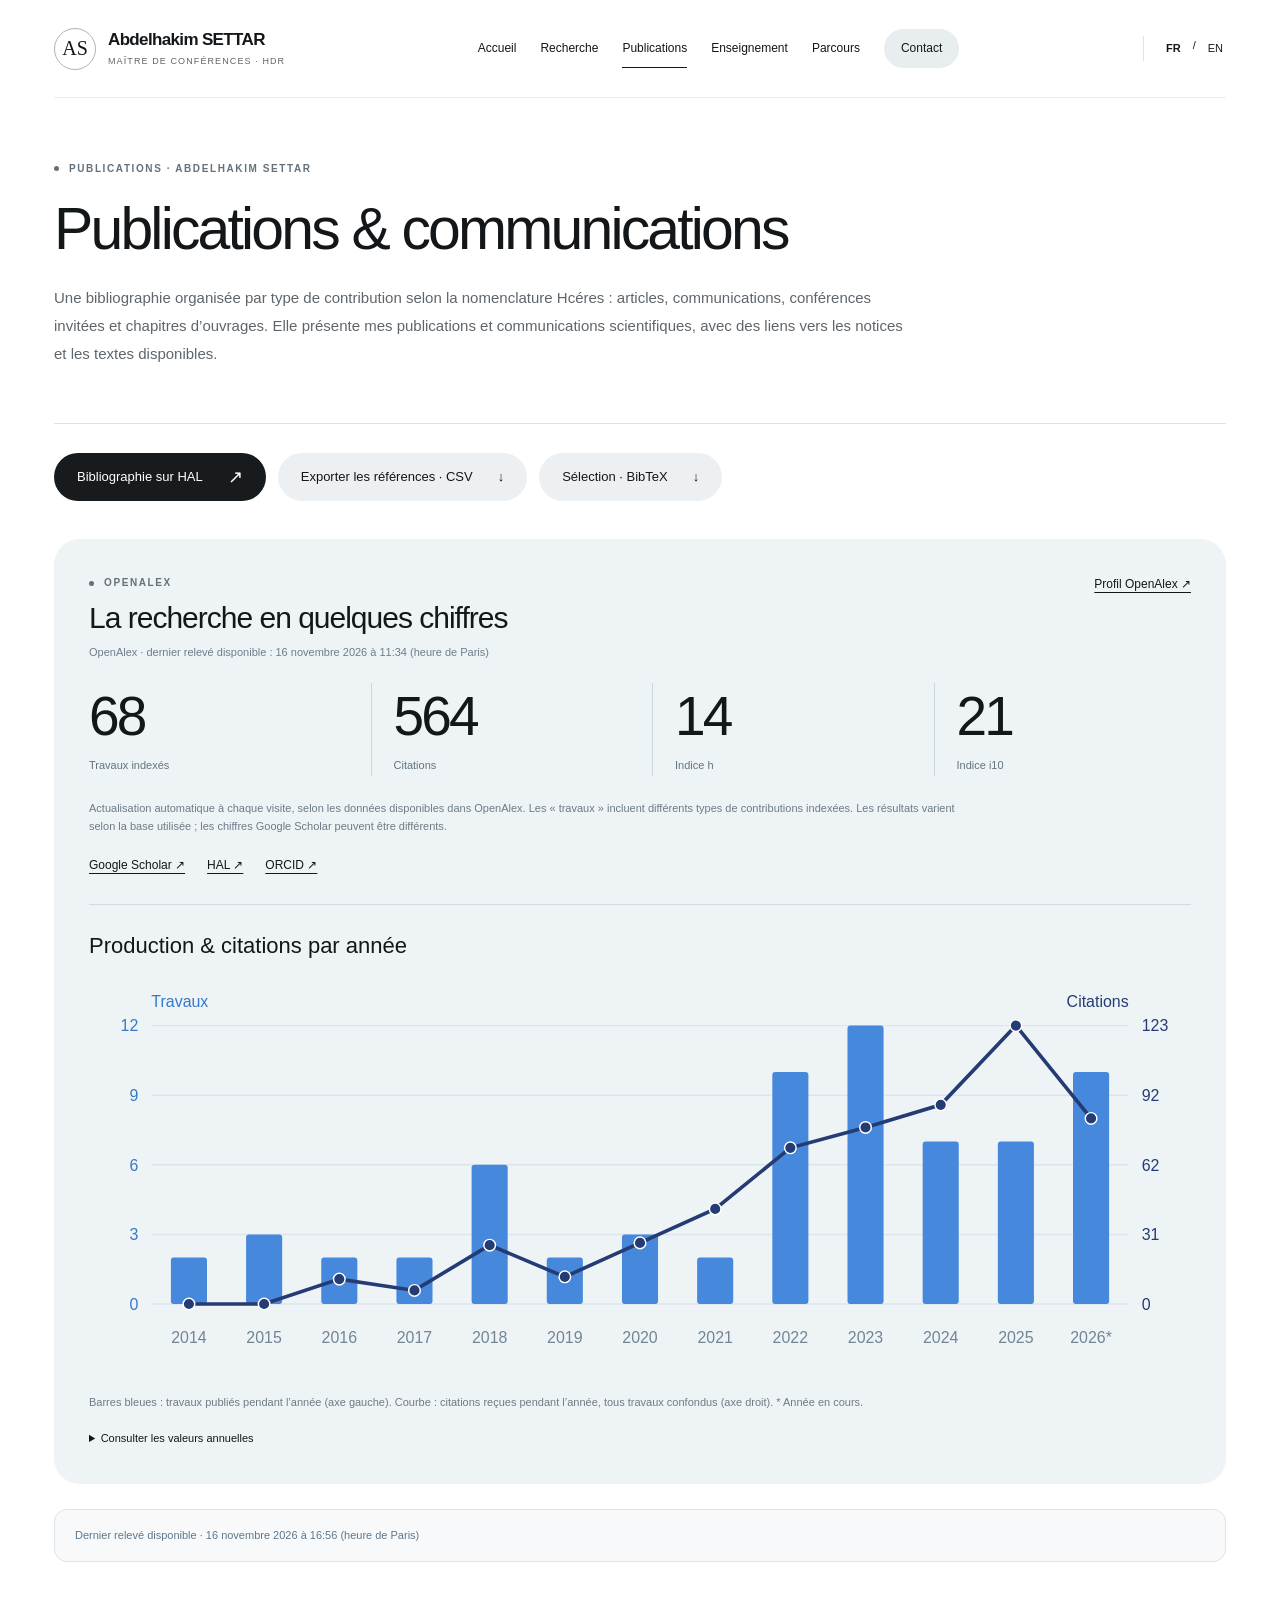
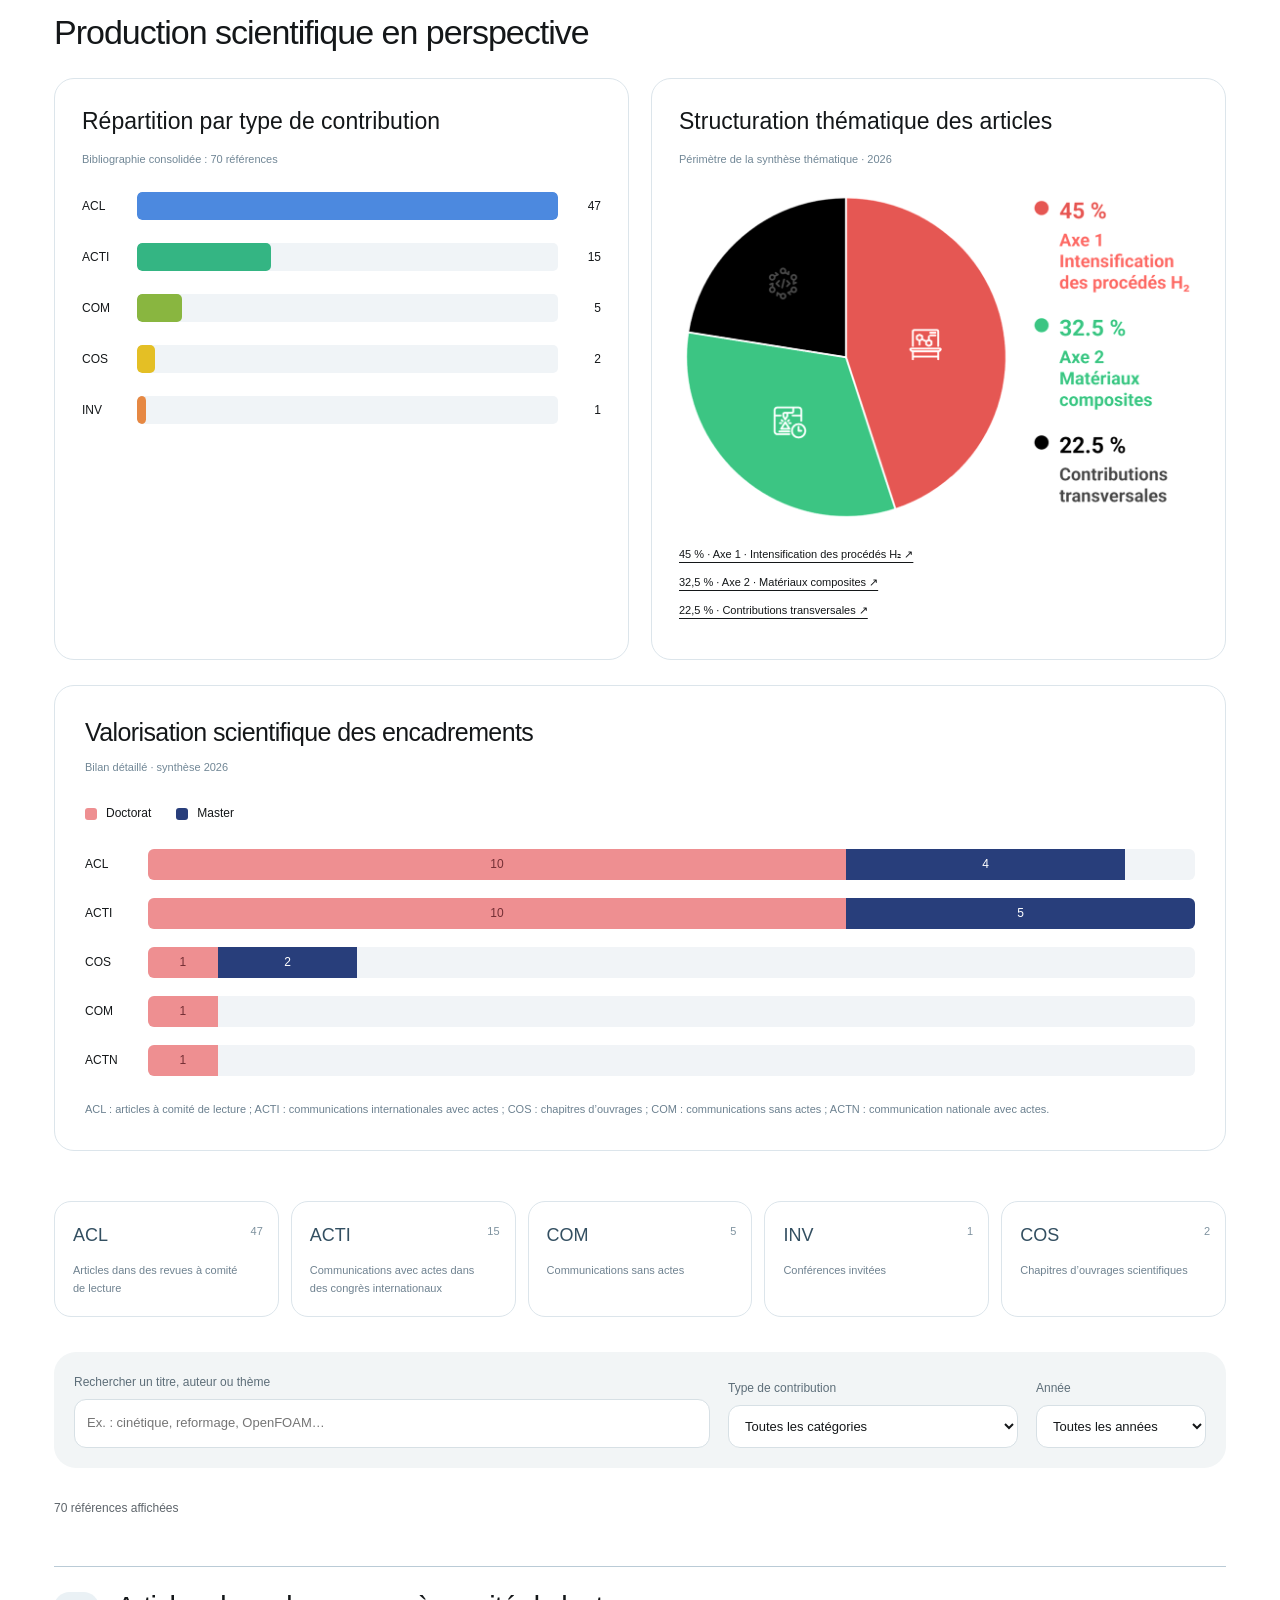
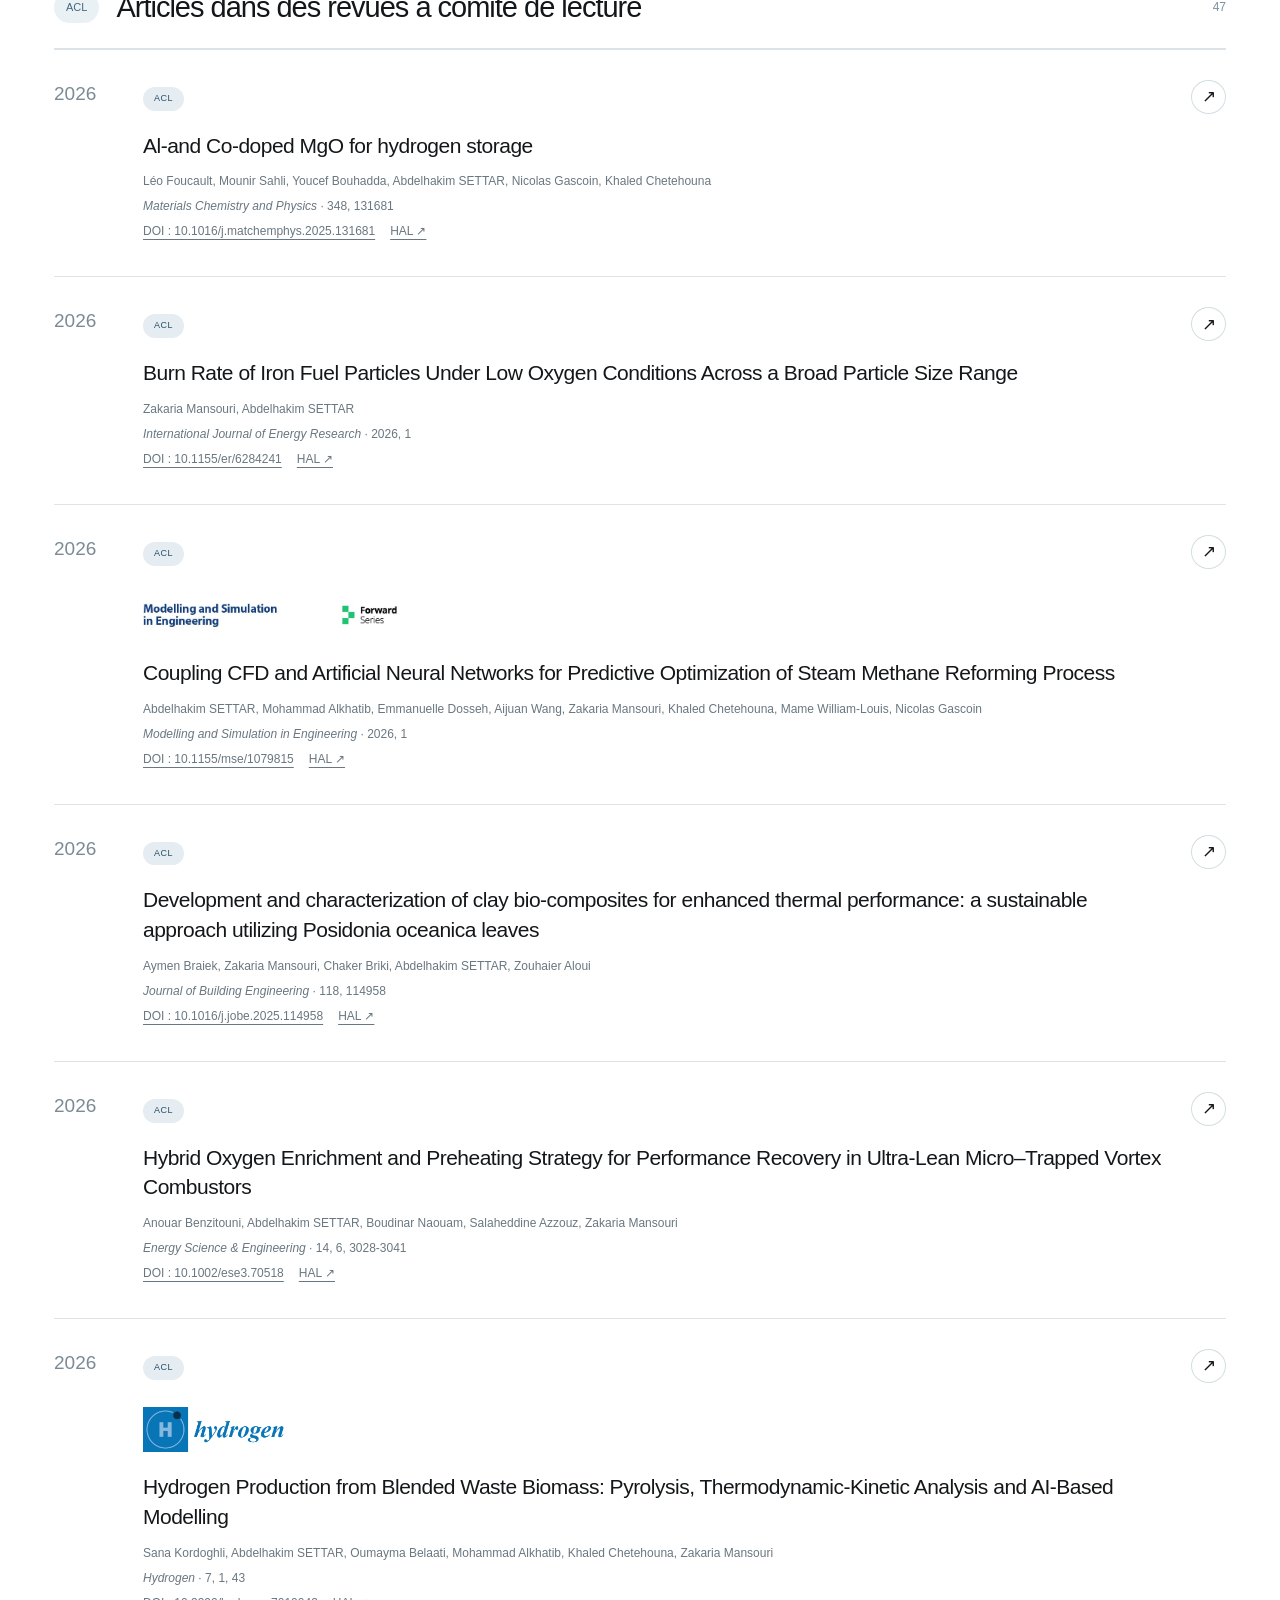
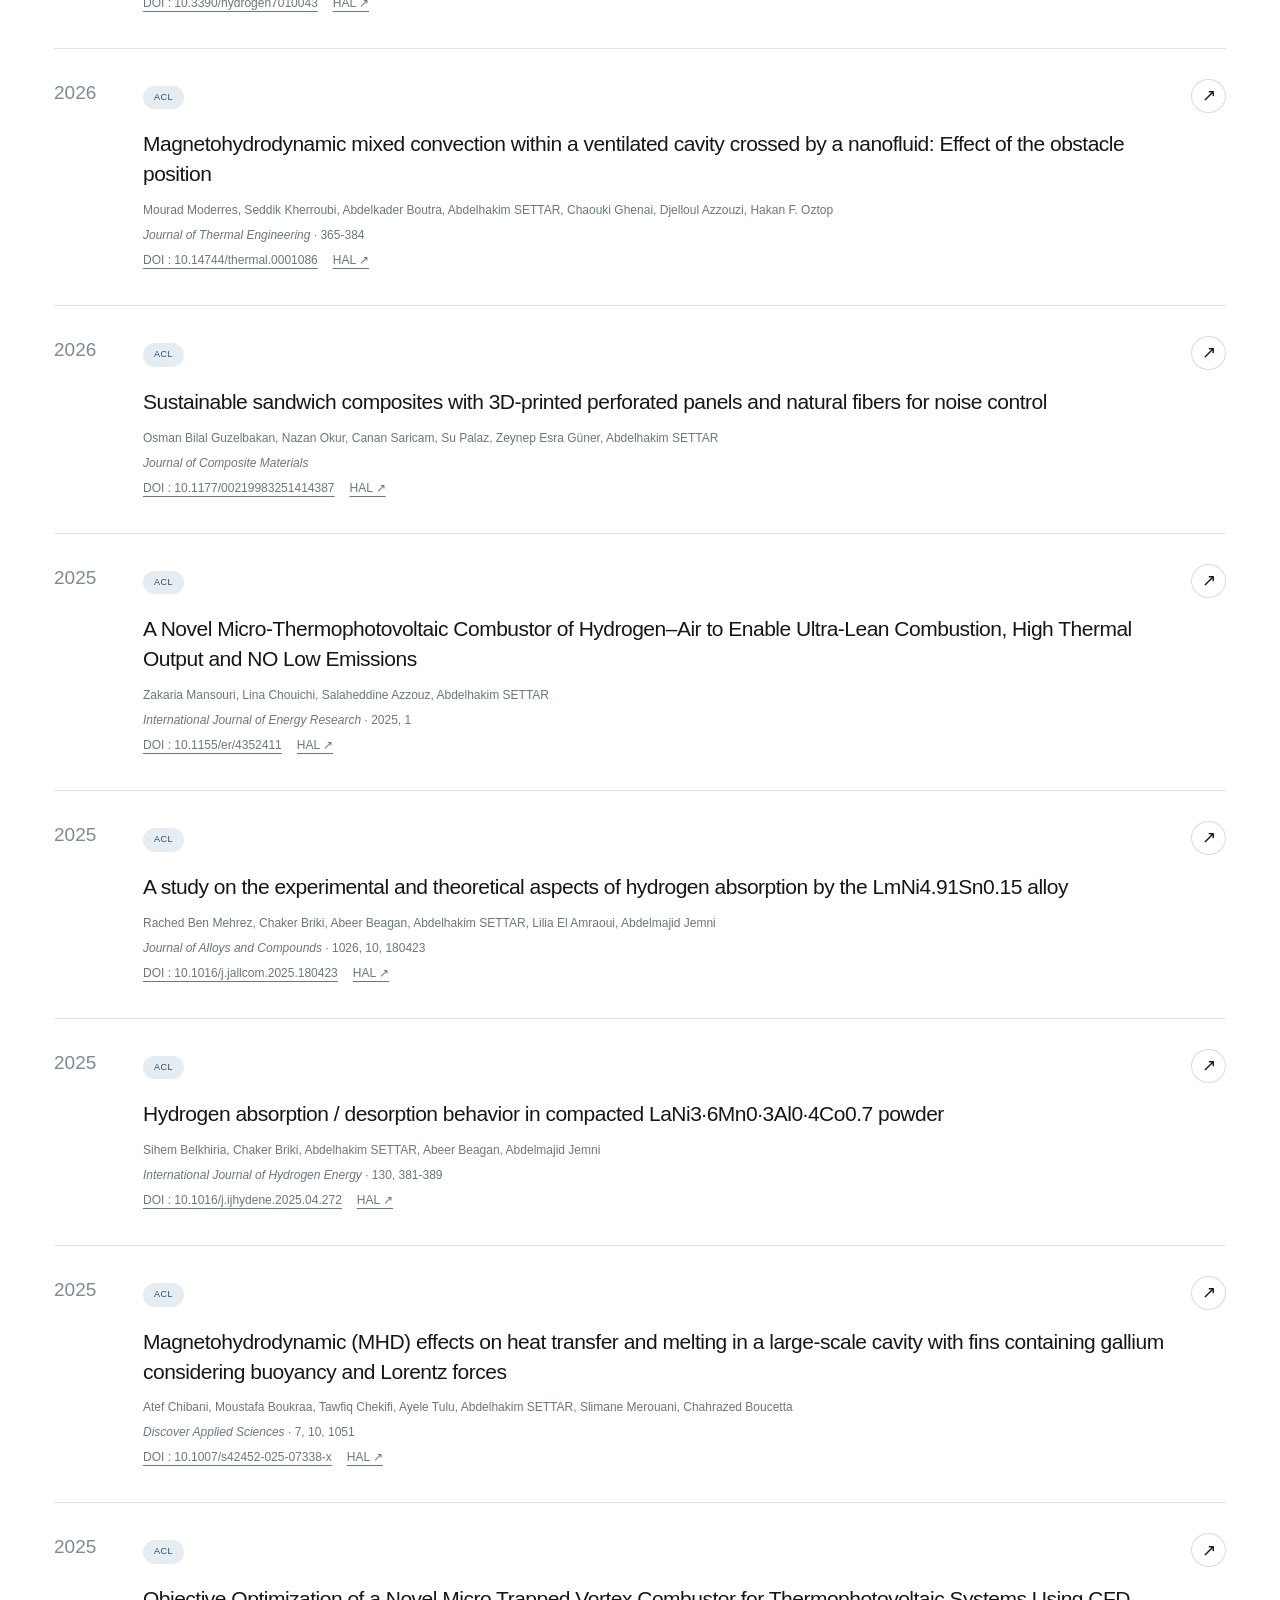
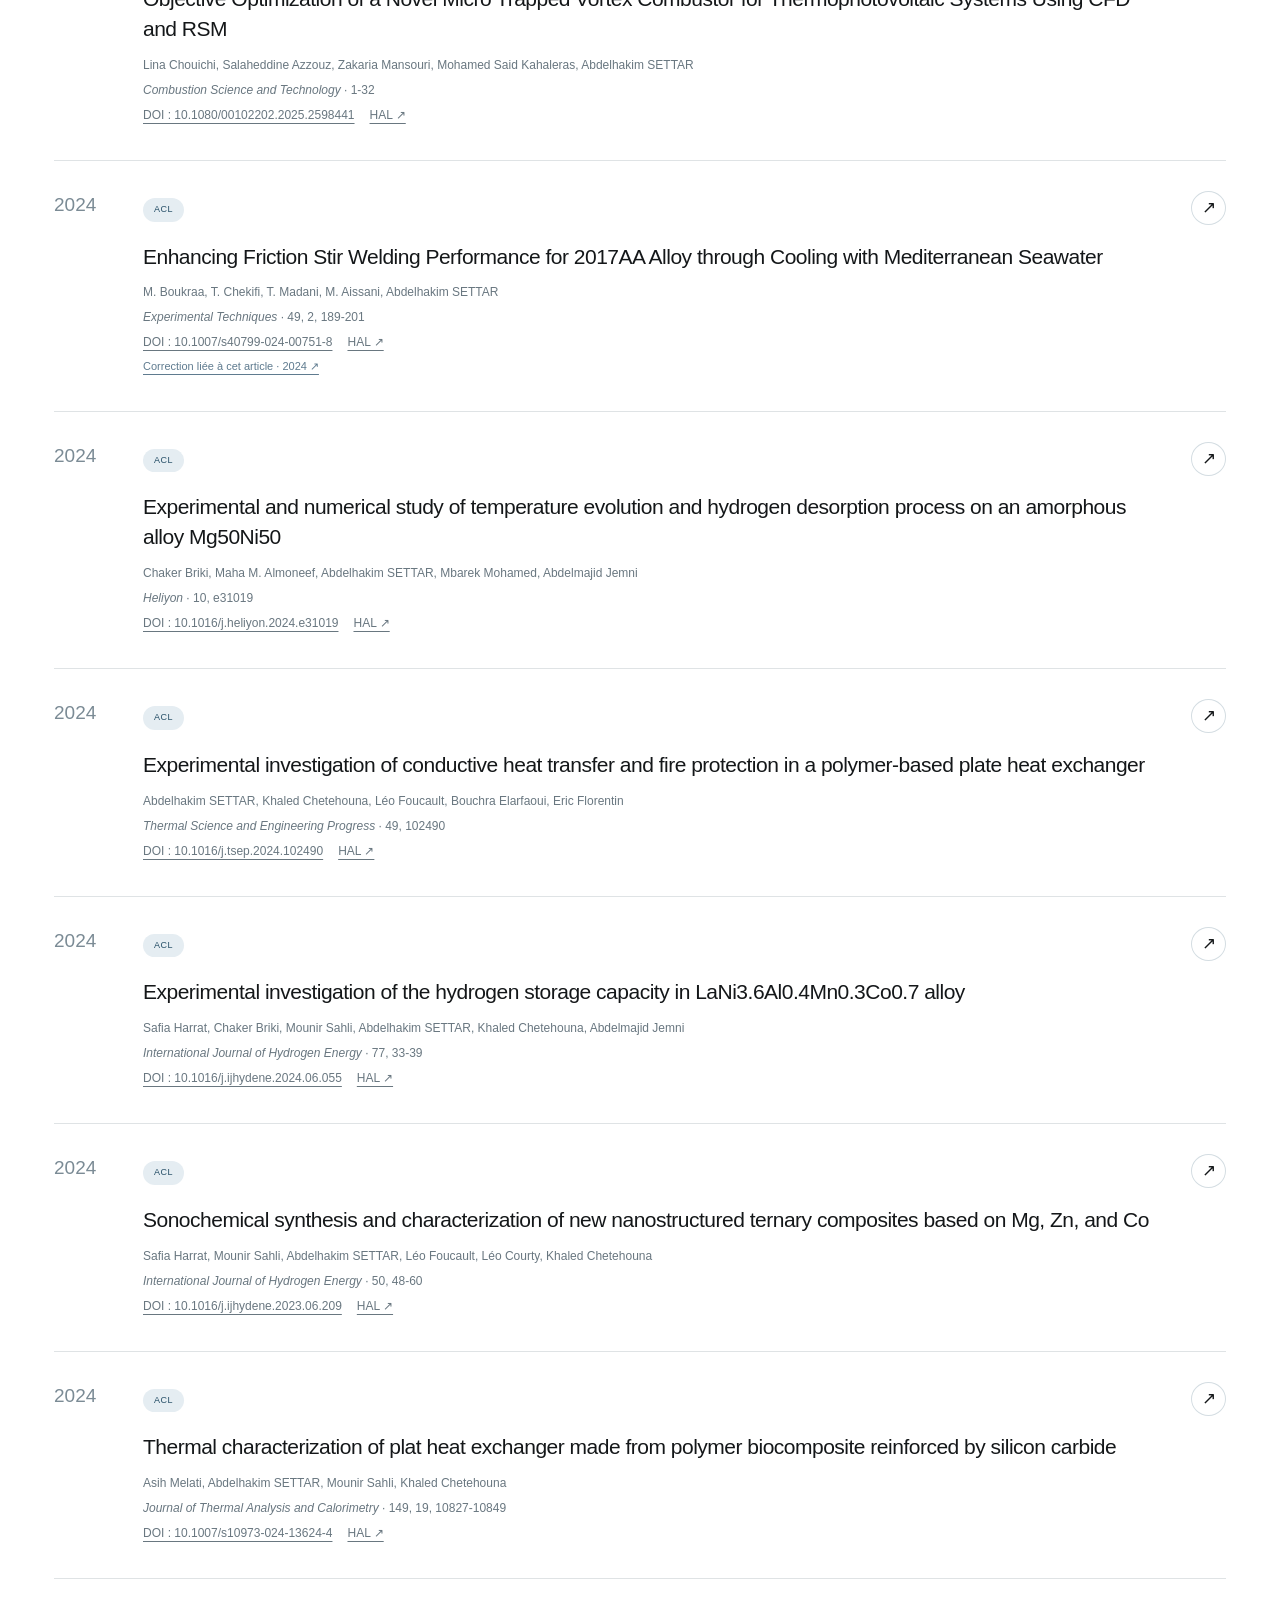
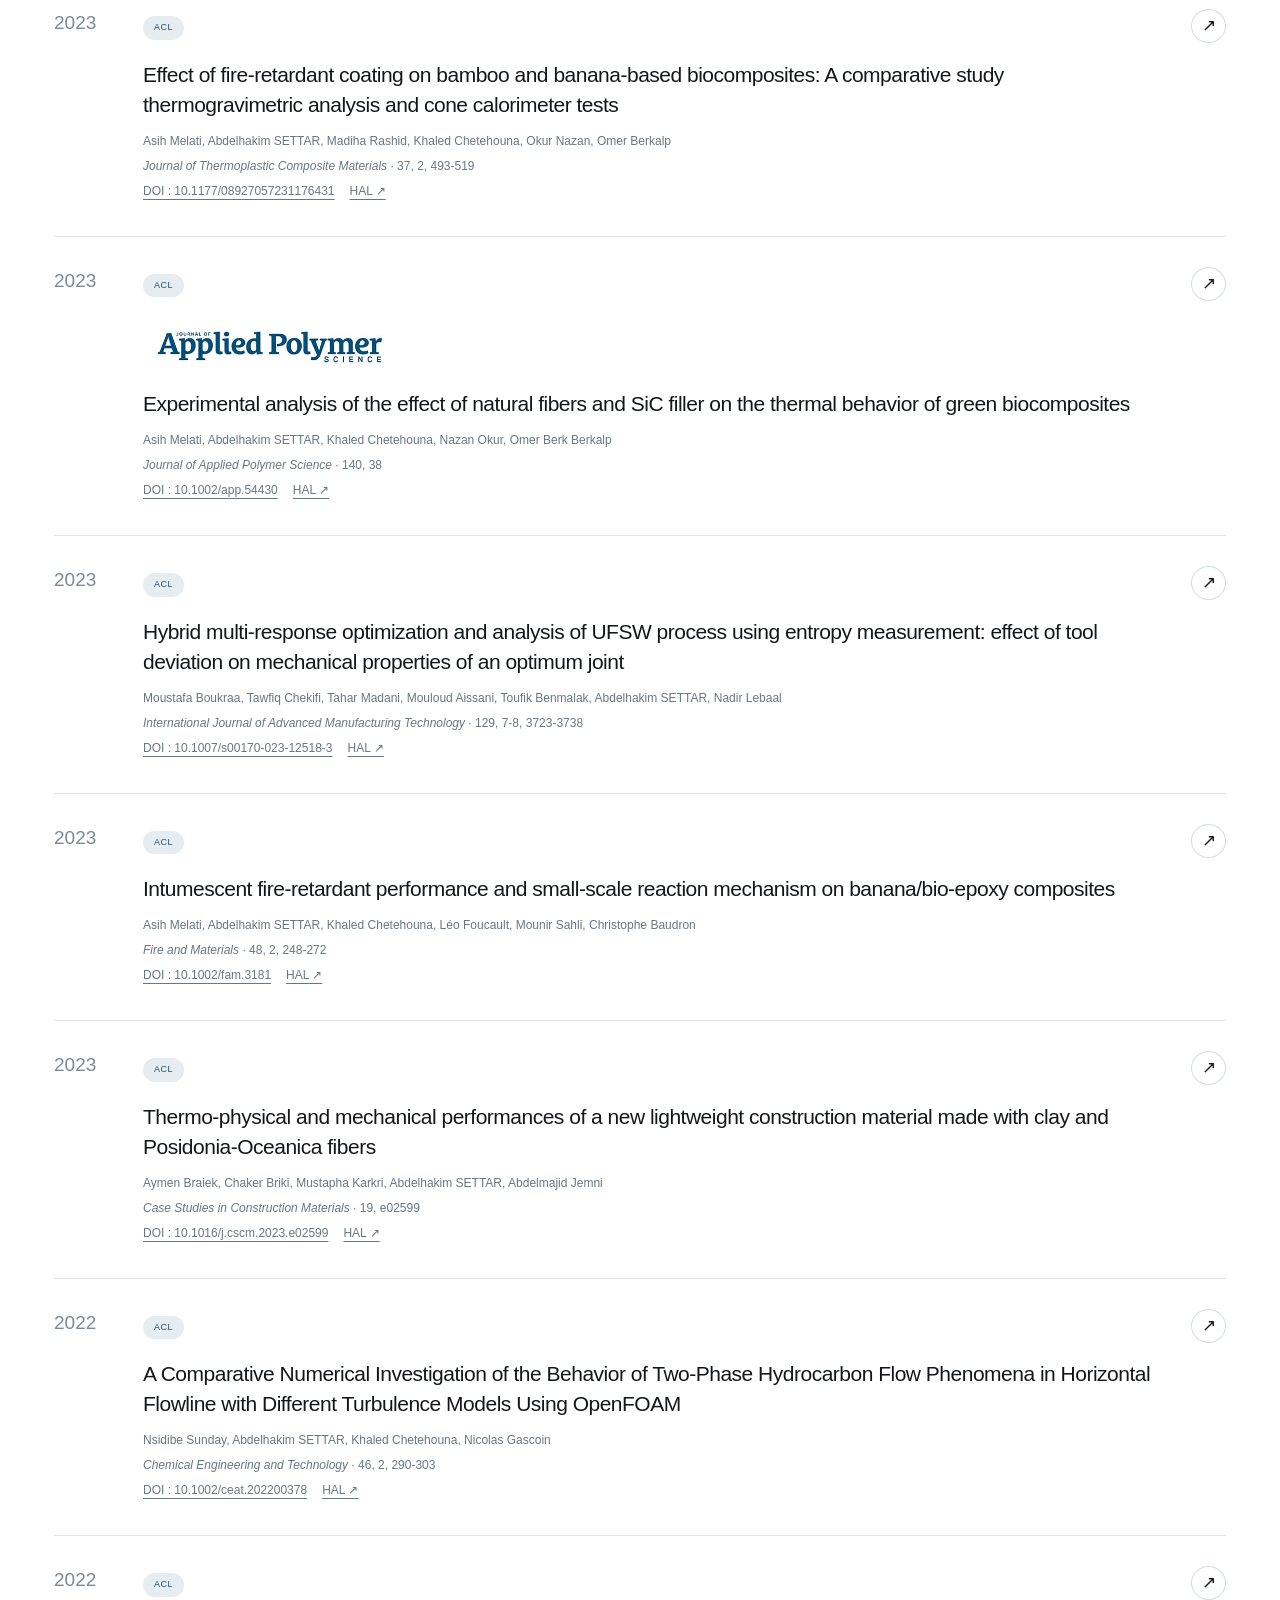
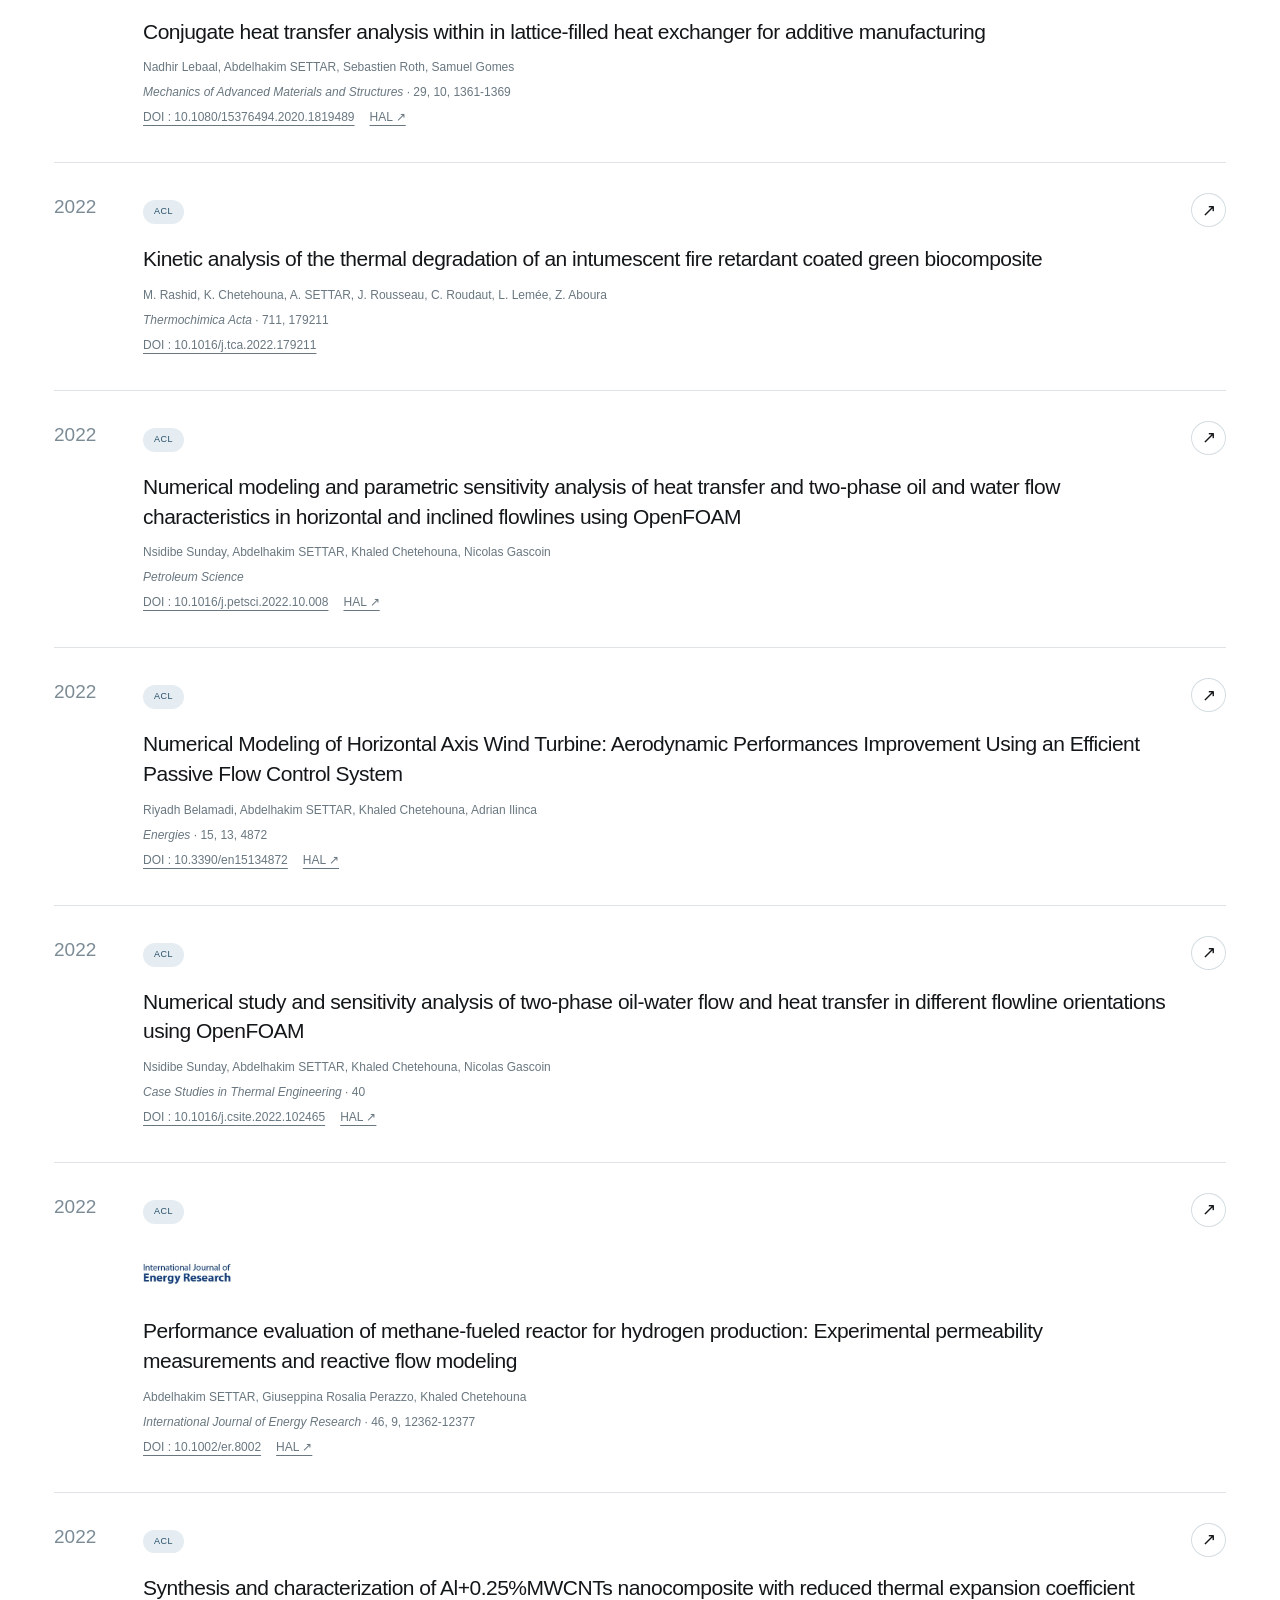
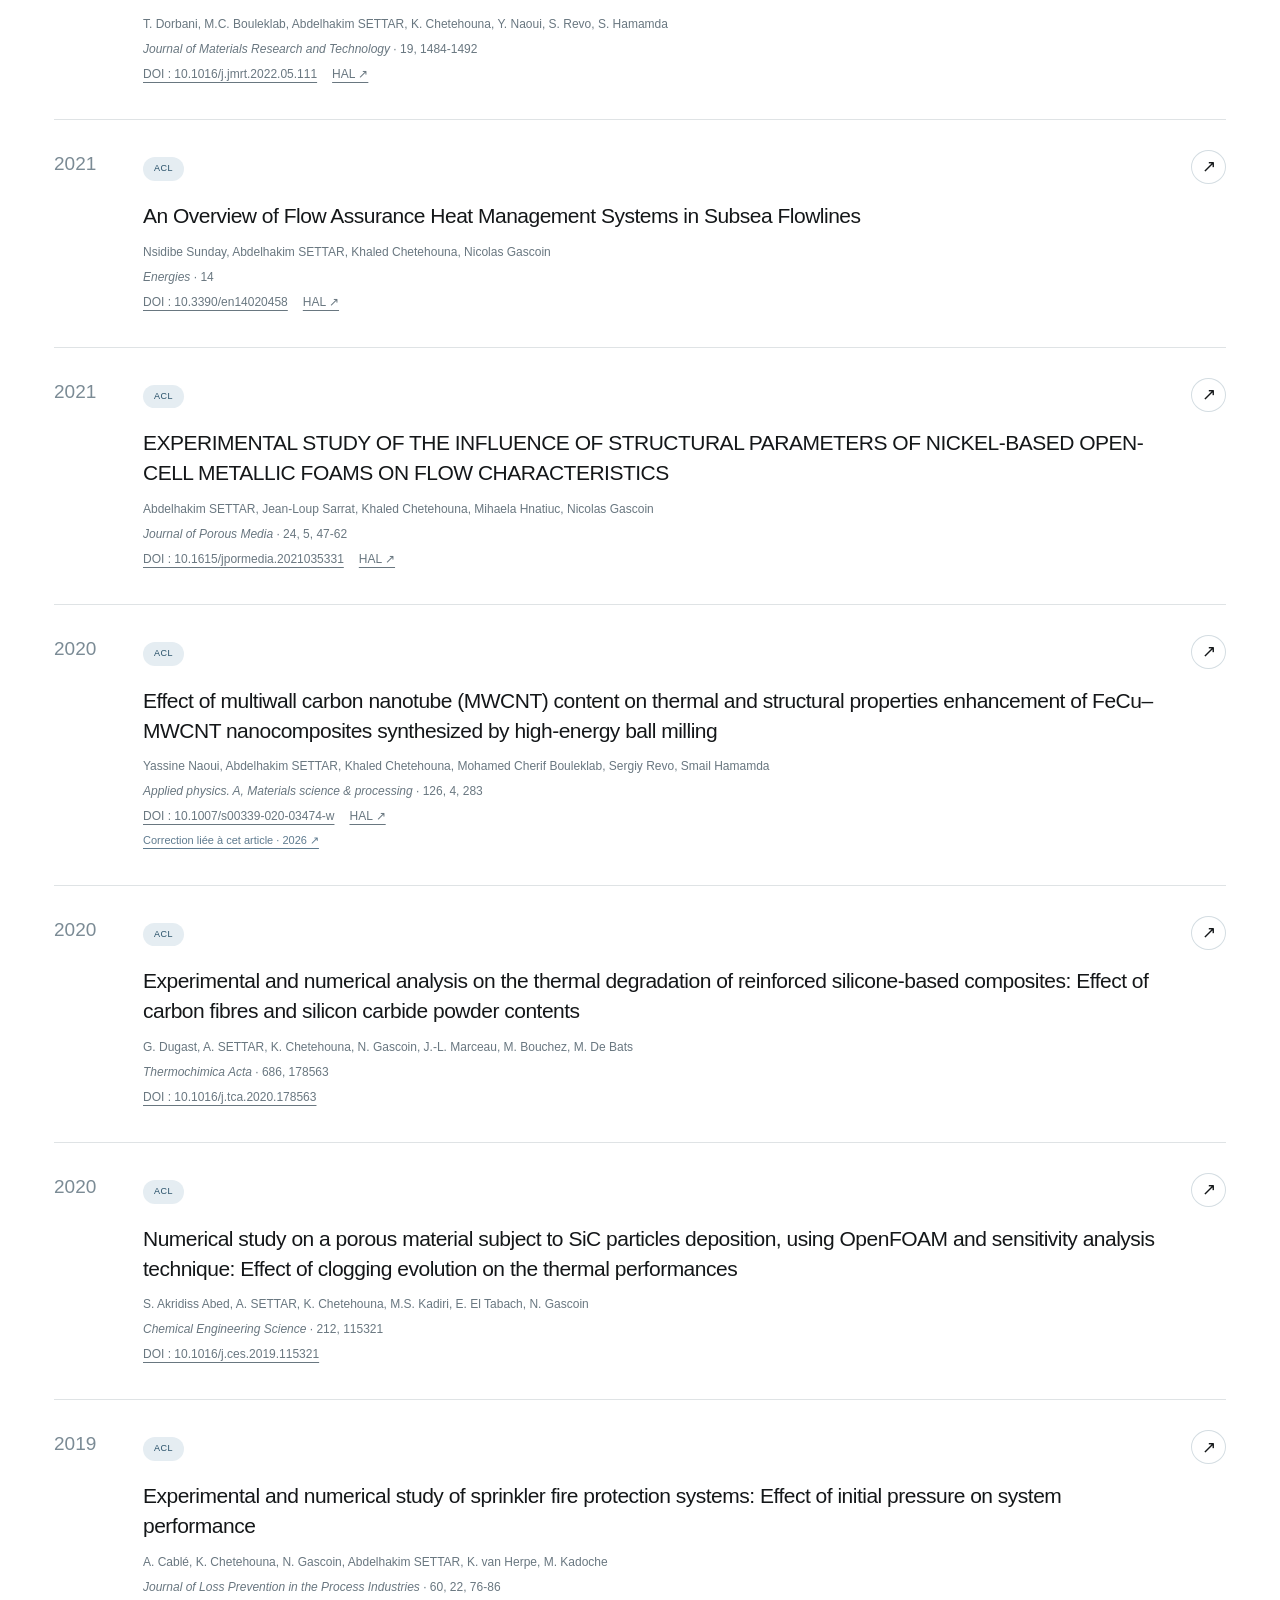
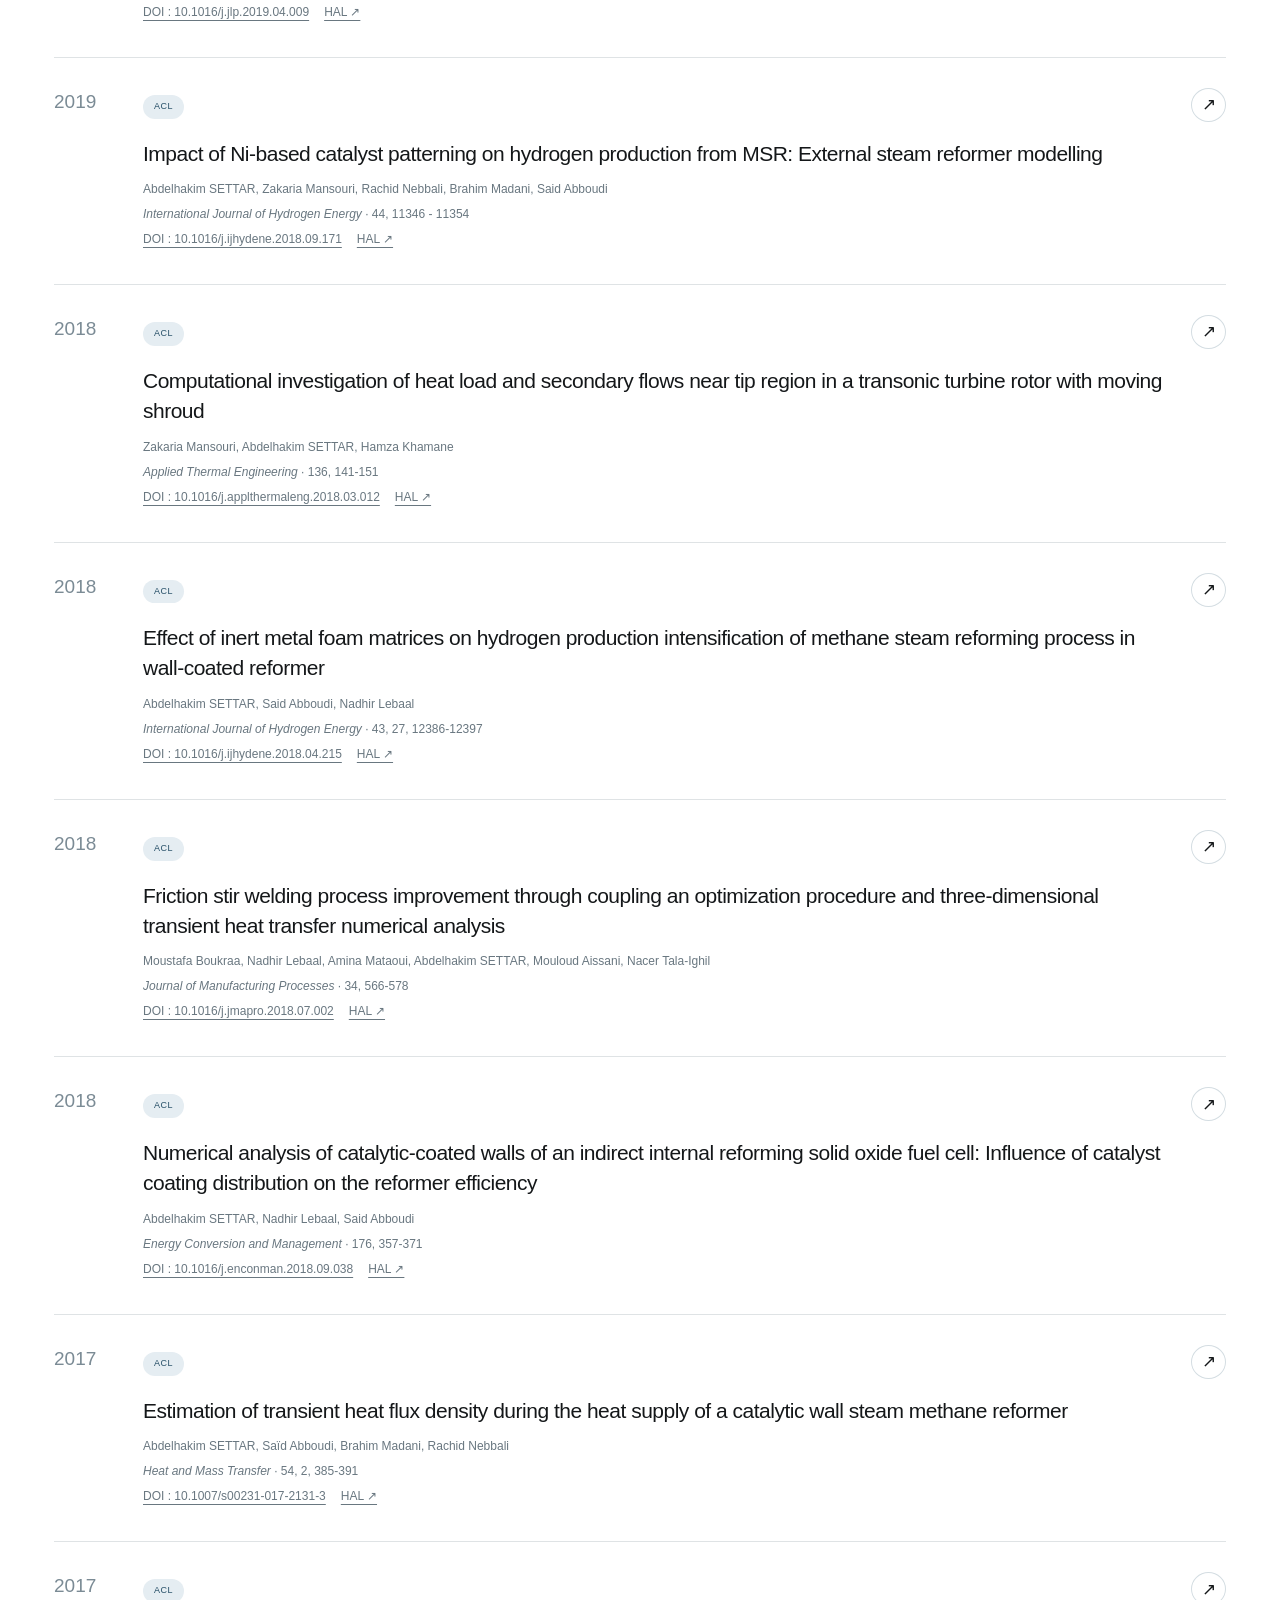
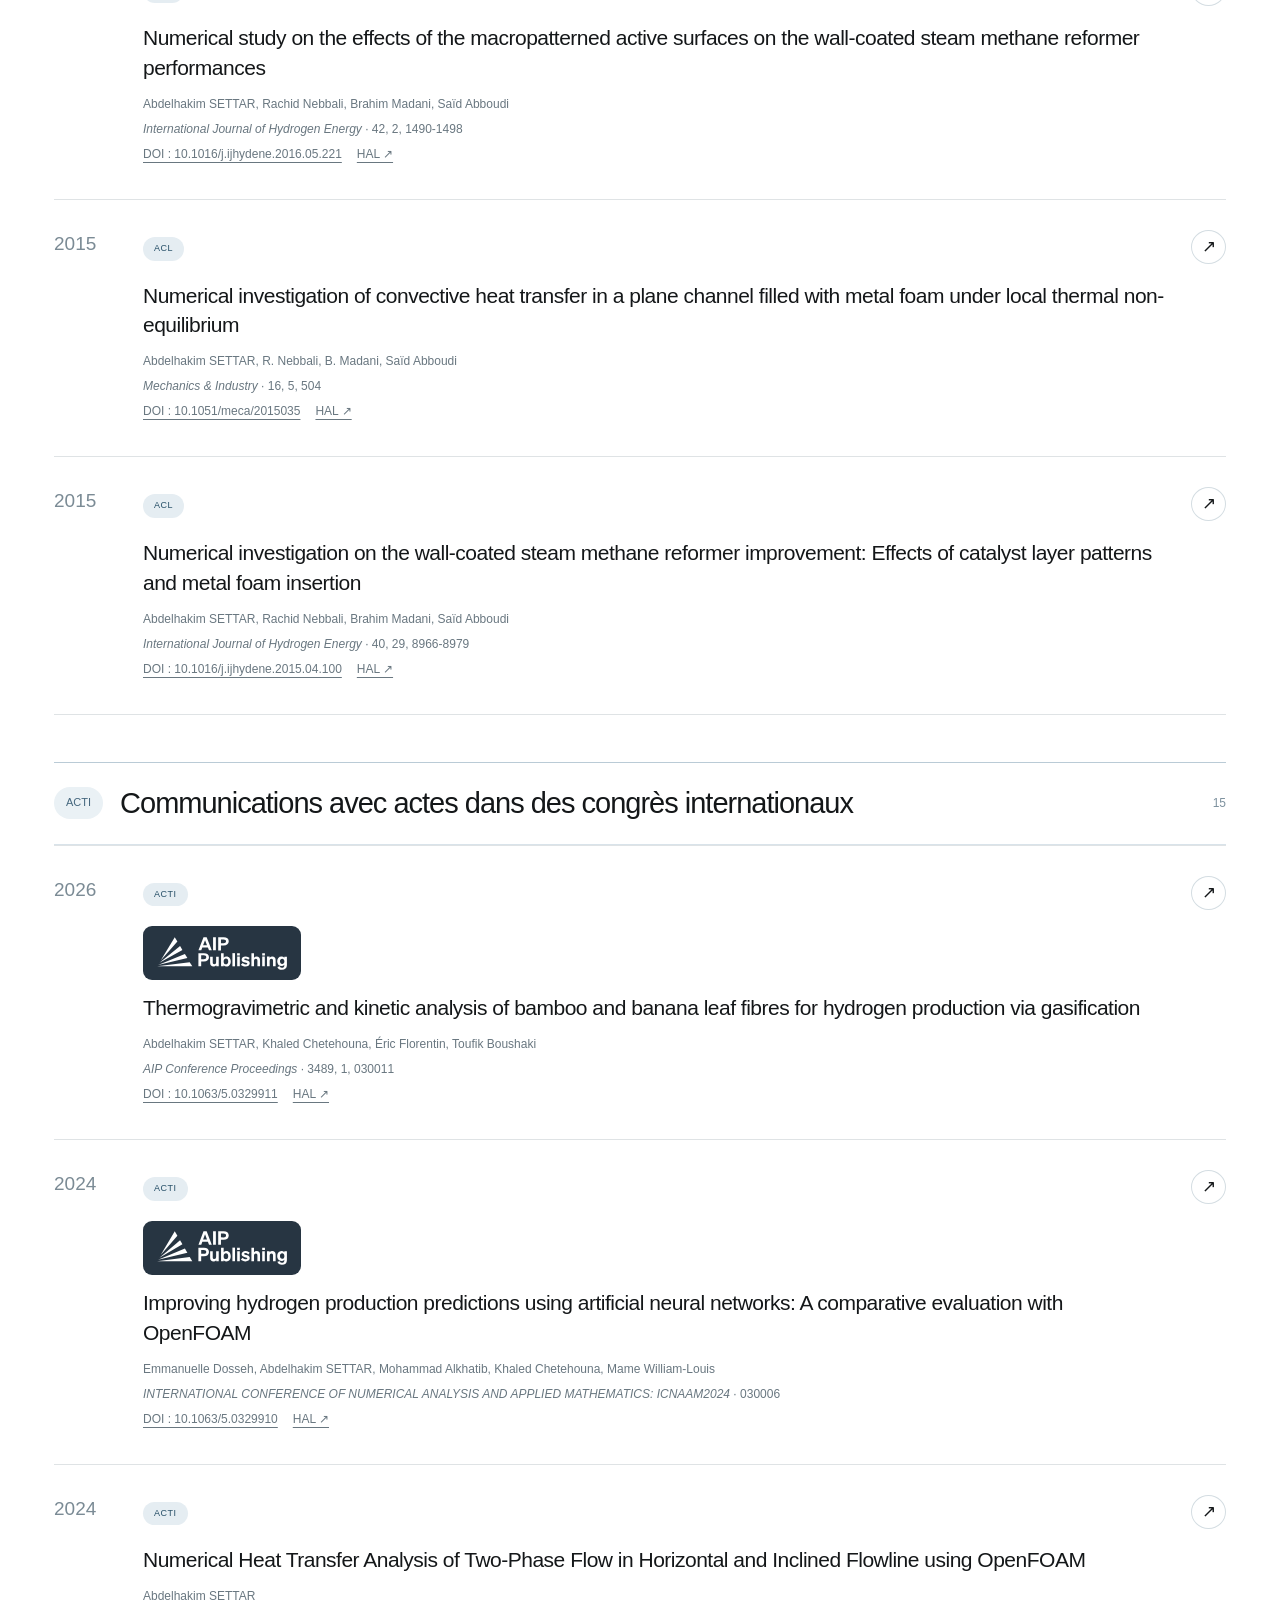
<file: fr-publications.html>
<!doctype html><html lang="fr"><head><meta charset="utf-8"><meta name="viewport" content="width=device-width,initial-scale=1"><title>Publications — Abdelhakim SETTAR</title><meta name="description" content="Publications & communications d’Abdelhakim SETTAR, avec liens DOI, bibliographie HAL et export BibTeX."><meta name="theme-color" content="#172c34"><link rel="canonical" href="https://abdelhakim-settar.github.io/fr-publications.html"><link rel="alternate" hreflang="fr" href="https://abdelhakim-settar.github.io/fr-publications.html"><link rel="alternate" hreflang="en" href="https://abdelhakim-settar.github.io/en-publications.html"><link rel="alternate" hreflang="x-default" href="https://abdelhakim-settar.github.io/en-publications.html"><meta property="og:title" content="Publications — Abdelhakim SETTAR"><meta property="og:description" content="Publications & communications d’Abdelhakim SETTAR, avec liens DOI, bibliographie HAL et export BibTeX."><meta property="og:type" content="profile"><meta property="og:url" content="https://abdelhakim-settar.github.io/fr-publications.html"><meta property="og:locale" content="fr_FR"><link rel="icon" type="image/svg+xml" href="/favicon.svg"><link rel="stylesheet" href="/style.css"><script src="/app.js" defer></script><script type="application/ld+json">{"@context": "https://schema.org", "@type": "ProfilePage", "inLanguage": "fr", "url": "https://abdelhakim-settar.github.io/fr-publications.html", "name": "Publications — Abdelhakim Settar", "mainEntity": {"@type": "Person", "name": "Abdelhakim SETTAR", "jobTitle": "Maître de conférences HDR", "affiliation": [{"@type": "Organization", "name": "Université d’Orléans · IUT de Bourges", "url": "https://www.univ-orleans.fr/fr/iut-bourges"}, {"@type": "Organization", "name": "PRISME UR 4229 · Université d’Orléans / INSA Centre Val de Loire · FECP · CE — Combustion-Explosions", "url": "https://www.univ-orleans.fr/fr/prisme/la-recherche/departement-fecp/axe-combustion-explosions"}], "email": "mailto:abdelhakim.settar@univ-orleans.fr", "sameAs": ["https://cv.hal.science/abdelhakim-settar", "https://orcid.org/0000-0002-2147-880X", "https://www.linkedin.com/in/abdelhakim-settar-b4479660", "https://openalex.org/A5042702773", "https://scholar.google.fr/citations?user=sCTY_ZgAAAAJ&hl=fr", "https://www.researchgate.net/profile/Abdelhakim-Settar", "https://www.scopus.com/inward/authorDetails.url?authorID=56656576100&partnerID=MN8TOARS"], "knowsAbout": ["Thermochemistry", "Chemical kinetics", "Heat and mass transfer", "Catalytic methane steam reforming", "Thermal degradation", "Porous media", "Thermogravimetric analysis", "Computational fluid dynamics"], "image": "https://abdelhakim-settar.github.io/portrait-abdelhakim-settar.png"}}</script></head><body><a class="skip" href="#main">Aller au contenu</a><div class="shell"><header class="top"><a class="brand" href="/fr.html"><span class="monogram" aria-hidden="true">AS</span><span><strong>Abdelhakim SETTAR</strong><small>Maître de conférences · HDR</small></span></a><nav class="nav" aria-label="Navigation principale"><a href="/fr.html" >Accueil</a><a href="/fr-recherche.html" >Recherche</a><a href="/fr-publications.html" aria-current="page">Publications</a><a href="/fr-enseignement.html" >Enseignement</a><a href="/fr-parcours.html" >Parcours</a><a href="/fr-contact.html" >Contact</a></nav><nav class="languages" aria-label="Langue"><a href="/fr-publications.html" lang="fr" hreflang="fr" class="selected" aria-current="true">FR</a><span aria-hidden="true">/</span><a href="/en-publications.html" lang="en" hreflang="en" class="" >EN</a></nav></header><main id="main"><div class="page-head"><div class="eyebrow">Publications · Abdelhakim SETTAR</div><h1>Publications & communications</h1><p>Une bibliographie organisée par type de contribution selon la nomenclature Hcéres : articles, communications, conférences invitées et chapitres d’ouvrages. Elle présente mes publications et communications scientifiques, avec des liens vers les notices et les textes disponibles.</p></div><div class="actions"><a class="button primary" href="https://cv.hal.science/abdelhakim-settar">Bibliographie sur HAL<span class="arrow" aria-hidden="true">↗</span></a><a class="button" href="/publications-hceres.csv" data-bibliography-export download>Exporter les références · CSV <span aria-hidden="true">↓</span></a><a class="button" href="/selected-publications.bib" download>Sélection · BibTeX <span aria-hidden="true">↓</span></a></div><section class="metrics-panel " data-bibliometrics aria-label="Indicateurs bibliométriques OpenAlex"><div class="metrics-header"><div><div class="eyebrow">OpenAlex</div><h2>La recherche en quelques chiffres</h2></div><a href="https://openalex.org/A5042702773">Profil OpenAlex ↗</a></div><p class="metrics-status" data-metrics-status role="status">OpenAlex · dernier relevé disponible : 16 novembre 2026</p><div class="metrics-grid"><div class="metric"><strong class="metric-value" data-metric="works">68</strong><span class="metric-label">Travaux indexés</span></div><div class="metric"><strong class="metric-value" data-metric="citations">564</strong><span class="metric-label">Citations</span></div><div class="metric"><strong class="metric-value" data-metric="h">14</strong><span class="metric-label">Indice h</span></div><div class="metric"><strong class="metric-value" data-metric="i10">21</strong><span class="metric-label">Indice i10</span></div></div><p class="metrics-note">Actualisation automatique à chaque visite, selon les données disponibles dans OpenAlex. Les « travaux » incluent différents types de contributions indexées. Les résultats varient selon la base utilisée ; les chiffres Google Scholar peuvent être différents.</p><div class="metrics-links"><a href="https://scholar.google.fr/citations?user=sCTY_ZgAAAAJ&amp;hl=fr">Google Scholar ↗</a><a href="https://cv.hal.science/abdelhakim-settar">HAL ↗</a><a href="https://orcid.org/0000-0002-2147-880X">ORCID ↗</a></div><div class="output-trend"><h3>Production & citations par année</h3><div class="annual-chart-scroll"><div data-output-trends></div></div><p class="metrics-note">Barres bleues : travaux publiés pendant l’année (axe gauche). Courbe : citations reçues pendant l’année, tous travaux confondus (axe droit). * Année en cours.</p><details><summary>Consulter les valeurs annuelles</summary><table class="annual-values"><thead><tr><th>Année</th><th>Travaux</th><th>Citations</th></tr></thead><tbody data-output-years><tr><th scope="row">2014</th><td>2</td><td>0</td></tr><tr><th scope="row">2015</th><td>3</td><td>0</td></tr><tr><th scope="row">2016</th><td>2</td><td>11</td></tr><tr><th scope="row">2017</th><td>2</td><td>6</td></tr><tr><th scope="row">2018</th><td>6</td><td>26</td></tr><tr><th scope="row">2019</th><td>2</td><td>12</td></tr><tr><th scope="row">2020</th><td>3</td><td>27</td></tr><tr><th scope="row">2021</th><td>2</td><td>42</td></tr><tr><th scope="row">2022</th><td>10</td><td>69</td></tr><tr><th scope="row">2023</th><td>12</td><td>78</td></tr><tr><th scope="row">2024</th><td>7</td><td>88</td></tr><tr><th scope="row">2025</th><td>7</td><td>123</td></tr><tr><th scope="row">2026</th><td>10</td><td>82</td></tr></tbody></table></details></div></section><script type="application/json" id="bibliometrics-snapshot">{"retrieved_at": "2026-11-16T10:34:13.700385+00:00", "data": {"id": "https://openalex.org/A5042702773", "display_name": "Abdelhakim Settar", "orcid": "https://orcid.org/0000-0002-2147-880X", "works_count": 68, "cited_by_count": 564, "summary_stats": {"2yr_mean_citedness": 2.375, "h_index": 14, "i10_index": 21}, "counts_by_year": [{"year": 2014, "works_count": 2, "oa_works_count": 0, "cited_by_count": 0}, {"year": 2015, "works_count": 3, "oa_works_count": 1, "cited_by_count": 0}, {"year": 2016, "works_count": 2, "oa_works_count": 1, "cited_by_count": 11}, {"year": 2017, "works_count": 2, "oa_works_count": 0, "cited_by_count": 6}, {"year": 2018, "works_count": 6, "oa_works_count": 1, "cited_by_count": 26}, {"year": 2019, "works_count": 2, "oa_works_count": 1, "cited_by_count": 12}, {"year": 2020, "works_count": 3, "oa_works_count": 1, "cited_by_count": 27}, {"year": 2021, "works_count": 2, "oa_works_count": 1, "cited_by_count": 42}, {"year": 2022, "works_count": 10, "oa_works_count": 5, "cited_by_count": 69}, {"year": 2023, "works_count": 12, "oa_works_count": 6, "cited_by_count": 78}, {"year": 2024, "works_count": 7, "oa_works_count": 2, "cited_by_count": 88}, {"year": 2025, "works_count": 7, "oa_works_count": 3, "cited_by_count": 123}, {"year": 2026, "works_count": 10, "oa_works_count": 7, "cited_by_count": 82}]}}</script><p class="bibliography-status" data-bibliography-status role="status">Bibliographie consolidée · <span data-bibliography-count>70</span> références</p><section id="production-scientifique" class="production-summary"><h2>Production scientifique en perspective</h2><div class="production-grid"><article class="output-card"><h3>Répartition par type de contribution</h3><p class="chart-period" data-contribution-period>Bibliographie consolidée : 70 références</p><div data-type-chart><a href="#ACL" class="type-output-row"><span>ACL</span><span class="type-output-track"><i style="width:100.000%;background:#4c89df"></i></span><strong>47</strong></a><a href="#ACTI" class="type-output-row"><span>ACTI</span><span class="type-output-track"><i style="width:31.915%;background:#34b583"></i></span><strong>15</strong></a><a href="#COM" class="type-output-row"><span>COM</span><span class="type-output-track"><i style="width:10.638%;background:#89b640"></i></span><strong>5</strong></a><a href="#COS" class="type-output-row"><span>COS</span><span class="type-output-track"><i style="width:4.255%;background:#e4bf25"></i></span><strong>2</strong></a><a href="#INV" class="type-output-row"><span>INV</span><span class="type-output-track"><i style="width:2.128%;background:#e68843"></i></span><strong>1</strong></a></div></article><article class="output-card"><h3>Structuration thématique des articles</h3><p class="chart-period">Périmètre de la synthèse thématique · 2026</p><a href="/schema-repartition-thematique-2026.png" target="_blank" rel="noopener" aria-label="Agrandir la répartition thématique"><img class="thematic-output" src="/schema-repartition-thematique-2026.png" width="1062" height="679" alt="Répartition thématique : 45 % axe 1, 32,5 % axe 2, 22,5 % contributions transversales." loading="lazy" lang="fr"></a><ul class="thematic-legend"><li><a href="/fr-recherche.html#reactions-gazeuses">45 % · Axe 1 · Intensification des procédés H₂ ↗</a></li><li><a href="/fr-recherche.html#degradation">32,5 % · Axe 2 · Matériaux composites ↗</a></li><li><a href="/fr-recherche.html#transferts">22,5 % · Contributions transversales ↗</a></li></ul></article></div><section class="supervision-output" id="valorisation"><h2>Valorisation scientifique des encadrements</h2><p class="chart-period">Bilan détaillé · synthèse 2026</p><div class="output-legend"><span><i class="phd-output"></i>Doctorat</span><span><i class="master-output"></i>Master</span></div><div class="output-bar-row" aria-label="ACL : doctorat, 10 ; master, 4"><span class="output-code">ACL</span><div class="output-bar-track"><span class="phd-output" style="width:66.667%">10</span><span class="master-output" style="width:26.667%">4</span></div></div><div class="output-bar-row" aria-label="ACTI : doctorat, 10 ; master, 5"><span class="output-code">ACTI</span><div class="output-bar-track"><span class="phd-output" style="width:66.667%">10</span><span class="master-output" style="width:33.333%">5</span></div></div><div class="output-bar-row" aria-label="COS : doctorat, 1 ; master, 2"><span class="output-code">COS</span><div class="output-bar-track"><span class="phd-output" style="width:6.667%">1</span><span class="master-output" style="width:13.333%">2</span></div></div><div class="output-bar-row" aria-label="COM : doctorat, 1 ; master, 0"><span class="output-code">COM</span><div class="output-bar-track"><span class="phd-output" style="width:6.667%">1</span></div></div><div class="output-bar-row" aria-label="ACTN : doctorat, 1 ; master, 0"><span class="output-code">ACTN</span><div class="output-bar-track"><span class="phd-output" style="width:6.667%">1</span></div></div><p class="minor">ACL : articles à comité de lecture ; ACTI : communications internationales avec actes ; COS : chapitres d’ouvrages ; COM : communications sans actes ; ACTN : communication nationale avec actes.</p></section></section><nav class="publication-categories" aria-label="Catégories de publications"><a href="#ACL"><strong>ACL</strong><span>Articles dans des revues à comité de lecture</span><em>47</em></a><a href="#ACTI"><strong>ACTI</strong><span>Communications avec actes dans des congrès internationaux</span><em>15</em></a><a href="#COM"><strong>COM</strong><span>Communications sans actes</span><em>5</em></a><a href="#INV"><strong>INV</strong><span>Conférences invitées</span><em>1</em></a><a href="#COS"><strong>COS</strong><span>Chapitres d’ouvrages scientifiques</span><em>2</em></a></nav><div class="filters three-filters"><label for="publication-search">Rechercher un titre, auteur ou thème<input type="search" id="publication-search" placeholder="Ex. : cinétique, reformage, OpenFOAM…"></label><label for="publication-category">Type de contribution<select id="publication-category"><option value="">Toutes les catégories</option><option value="ACL">ACL · Articles dans des revues à comité de lecture</option><option value="ACTI">ACTI · Communications avec actes dans des congrès internationaux</option><option value="COM">COM · Communications sans actes</option><option value="INV">INV · Conférences invitées</option><option value="COS">COS · Chapitres d’ouvrages scientifiques</option></select></label><label for="publication-year">Année<select id="publication-year"><option value="">Toutes les années</option><option>2026</option><option>2025</option><option>2024</option><option>2023</option><option>2022</option><option>2021</option><option>2020</option><option>2019</option><option>2018</option><option>2017</option><option>2016</option><option>2015</option><option>2014</option><option>2013</option></select></label></div><p id="result-count" class="result-count" aria-live="polite"></p><div data-publication-groups><section class="publication-group" id="ACL" data-publication-group><div class="publication-group-heading"><span class="category-code">ACL</span><h2>Articles dans des revues à comité de lecture</h2><span class="category-count">47</span></div><article class="pub" data-publication data-year="2026" data-category="ACL"><div class="pub-year">2026</div><div><div class="pub-tags"><span class="tag hceres-tag">ACL</span></div><h3 lang="en"><a href="https://doi.org/10.1016/j.matchemphys.2025.131681">Al-and Co-doped MgO for hydrogen storage</a></h3><p>Léo Foucault, Mounir Sahli, Youcef Bouhadda, Abdelhakim SETTAR, Nicolas Gascoin, Khaled Chetehouna</p><p><i>Materials Chemistry and Physics</i> · 348, 131681</p><p class="pub-identifiers"><a href="https://doi.org/10.1016/j.matchemphys.2025.131681">DOI : 10.1016/j.matchemphys.2025.131681</a> · <a href="https://hal.science/hal-05458523">HAL ↗</a></p></div><a class="pub-link" href="https://doi.org/10.1016/j.matchemphys.2025.131681" aria-label="Consulter la référence">↗</a></article><article class="pub" data-publication data-year="2026" data-category="ACL"><div class="pub-year">2026</div><div><div class="pub-tags"><span class="tag hceres-tag">ACL</span></div><h3 lang="en"><a href="https://doi.org/10.1155/er/6284241">Burn Rate of Iron Fuel Particles Under Low Oxygen Conditions Across a Broad Particle Size Range</a></h3><p>Zakaria Mansouri, Abdelhakim SETTAR</p><p><i>International Journal of Energy Research</i> · 2026, 1</p><p class="pub-identifiers"><a href="https://doi.org/10.1155/er/6284241">DOI : 10.1155/er/6284241</a> · <a href="https://hal.science/hal-05795188">HAL ↗</a></p></div><a class="pub-link" href="https://doi.org/10.1155/er/6284241" aria-label="Consulter la référence">↗</a></article><article class="pub" data-publication data-year="2026" data-category="ACL"><div class="pub-year">2026</div><div><div class="pub-tags"><span class="tag hceres-tag">ACL</span></div><a class="journal-mark " href="https://onlinelibrary.wiley.com/journal/8203" aria-label="Modelling and Simulation in Engineering"><img src="/journal-mse.jpg" alt="Modelling and Simulation in Engineering" width="260" height="52" loading="lazy"></a><h3 lang="en"><a href="https://doi.org/10.1155/mse/1079815">Coupling CFD and Artificial Neural Networks for Predictive Optimization of Steam Methane Reforming Process</a></h3><p>Abdelhakim SETTAR, Mohammad Alkhatib, Emmanuelle Dosseh, Aijuan Wang, Zakaria Mansouri, Khaled Chetehouna, Mame William-Louis, Nicolas Gascoin</p><p><i>Modelling and Simulation in Engineering</i> · 2026, 1</p><p class="pub-identifiers"><a href="https://doi.org/10.1155/mse/1079815">DOI : 10.1155/mse/1079815</a> · <a href="https://hal.science/hal-05786259">HAL ↗</a></p></div><a class="pub-link" href="https://doi.org/10.1155/mse/1079815" aria-label="Consulter la référence">↗</a></article><article class="pub" data-publication data-year="2026" data-category="ACL"><div class="pub-year">2026</div><div><div class="pub-tags"><span class="tag hceres-tag">ACL</span></div><h3 lang="en"><a href="https://doi.org/10.1016/j.jobe.2025.114958">Development and characterization of clay bio-composites for enhanced thermal performance: a sustainable approach utilizing Posidonia oceanica leaves</a></h3><p>Aymen Braiek, Zakaria Mansouri, Chaker Briki, Abdelhakim SETTAR, Zouhaier Aloui</p><p><i>Journal of Building Engineering</i> · 118, 114958</p><p class="pub-identifiers"><a href="https://doi.org/10.1016/j.jobe.2025.114958">DOI : 10.1016/j.jobe.2025.114958</a> · <a href="https://hal.science/hal-05458516">HAL ↗</a></p></div><a class="pub-link" href="https://doi.org/10.1016/j.jobe.2025.114958" aria-label="Consulter la référence">↗</a></article><article class="pub" data-publication data-year="2026" data-category="ACL"><div class="pub-year">2026</div><div><div class="pub-tags"><span class="tag hceres-tag">ACL</span></div><h3 lang="en"><a href="https://doi.org/10.1002/ese3.70518">Hybrid Oxygen Enrichment and Preheating Strategy for Performance Recovery in Ultra‐Lean Micro–Trapped Vortex Combustors</a></h3><p>Anouar Benzitouni, Abdelhakim SETTAR, Boudinar Naouam, Salaheddine Azzouz, Zakaria Mansouri</p><p><i>Energy Science &amp; Engineering</i> · 14, 6, 3028-3041</p><p class="pub-identifiers"><a href="https://doi.org/10.1002/ese3.70518">DOI : 10.1002/ese3.70518</a> · <a href="https://hal.science/hal-05795155">HAL ↗</a></p></div><a class="pub-link" href="https://doi.org/10.1002/ese3.70518" aria-label="Consulter la référence">↗</a></article><article class="pub" data-publication data-year="2026" data-category="ACL"><div class="pub-year">2026</div><div><div class="pub-tags"><span class="tag hceres-tag">ACL</span></div><a class="journal-mark " href="https://www.mdpi.com/journal/hydrogen" aria-label="Hydrogen"><img src="/journal-hydrogen.png" alt="Hydrogen" width="260" height="52" loading="lazy"></a><h3 lang="en"><a href="https://doi.org/10.3390/hydrogen7010043">Hydrogen Production from Blended Waste Biomass: Pyrolysis, Thermodynamic-Kinetic Analysis and AI-Based Modelling</a></h3><p>Sana Kordoghli, Abdelhakim SETTAR, Oumayma Belaati, Mohammad Alkhatib, Khaled Chetehouna, Zakaria Mansouri</p><p><i>Hydrogen</i> · 7, 1, 43</p><p class="pub-identifiers"><a href="https://doi.org/10.3390/hydrogen7010043">DOI : 10.3390/hydrogen7010043</a> · <a href="https://hal.science/hal-05630385">HAL ↗</a></p></div><a class="pub-link" href="https://doi.org/10.3390/hydrogen7010043" aria-label="Consulter la référence">↗</a></article><article class="pub" data-publication data-year="2026" data-category="ACL"><div class="pub-year">2026</div><div><div class="pub-tags"><span class="tag hceres-tag">ACL</span></div><h3 lang="en"><a href="https://doi.org/10.14744/thermal.0001086">Magnetohydrodynamic mixed convection within a ventilated cavity crossed by a nanofluid: Effect of the obstacle position</a></h3><p>Mourad Moderres, Seddik Kherroubi, Abdelkader Boutra, Abdelhakim SETTAR, Chaouki Ghenai, Djelloul Azzouzi, Hakan F. Oztop</p><p><i>Journal of Thermal Engineering</i> · 365-384</p><p class="pub-identifiers"><a href="https://doi.org/10.14744/thermal.0001086">DOI : 10.14744/thermal.0001086</a> · <a href="https://hal.science/hal-05795194">HAL ↗</a></p></div><a class="pub-link" href="https://doi.org/10.14744/thermal.0001086" aria-label="Consulter la référence">↗</a></article><article class="pub" data-publication data-year="2026" data-category="ACL"><div class="pub-year">2026</div><div><div class="pub-tags"><span class="tag hceres-tag">ACL</span></div><h3 lang="en"><a href="https://doi.org/10.1177/00219983251414387">Sustainable sandwich composites with 3D-printed perforated panels and natural fibers for noise control</a></h3><p>Osman Bilal Guzelbakan, Nazan Okur, Canan Saricam, Su Palaz, Zeynep Esra Güner, Abdelhakim SETTAR</p><p><i>Journal of Composite Materials</i></p><p class="pub-identifiers"><a href="https://doi.org/10.1177/00219983251414387">DOI : 10.1177/00219983251414387</a> · <a href="https://hal.science/hal-05458533">HAL ↗</a></p></div><a class="pub-link" href="https://doi.org/10.1177/00219983251414387" aria-label="Consulter la référence">↗</a></article><article class="pub" data-publication data-year="2025" data-category="ACL"><div class="pub-year">2025</div><div><div class="pub-tags"><span class="tag hceres-tag">ACL</span></div><h3 lang="en"><a href="https://doi.org/10.1155/er/4352411">A Novel Micro‐Thermophotovoltaic Combustor of Hydrogen–Air to Enable Ultra‐Lean Combustion, High Thermal Output and NO Low Emissions</a></h3><p>Zakaria Mansouri, Lina Chouichi, Salaheddine Azzouz, Abdelhakim SETTAR</p><p><i>International Journal of Energy Research</i> · 2025, 1</p><p class="pub-identifiers"><a href="https://doi.org/10.1155/er/4352411">DOI : 10.1155/er/4352411</a> · <a href="https://hal.science/hal-05458543">HAL ↗</a></p></div><a class="pub-link" href="https://doi.org/10.1155/er/4352411" aria-label="Consulter la référence">↗</a></article><article class="pub" data-publication data-year="2025" data-category="ACL"><div class="pub-year">2025</div><div><div class="pub-tags"><span class="tag hceres-tag">ACL</span></div><h3 lang="en"><a href="https://doi.org/10.1016/j.jallcom.2025.180423">A study on the experimental and theoretical aspects of hydrogen absorption by the LmNi4.91Sn0.15 alloy</a></h3><p>Rached Ben Mehrez, Chaker Briki, Abeer Beagan, Abdelhakim SETTAR, Lilia El Amraoui, Abdelmajid Jemni</p><p><i>Journal of Alloys and Compounds</i> · 1026, 10, 180423</p><p class="pub-identifiers"><a href="https://doi.org/10.1016/j.jallcom.2025.180423">DOI : 10.1016/j.jallcom.2025.180423</a> · <a href="https://hal.science/hal-05795221">HAL ↗</a></p></div><a class="pub-link" href="https://doi.org/10.1016/j.jallcom.2025.180423" aria-label="Consulter la référence">↗</a></article><article class="pub" data-publication data-year="2025" data-category="ACL"><div class="pub-year">2025</div><div><div class="pub-tags"><span class="tag hceres-tag">ACL</span></div><h3 lang="en"><a href="https://doi.org/10.1016/j.ijhydene.2025.04.272">Hydrogen absorption / desorption behavior in compacted LaNi3·6Mn0·3Al0·4Co0.7 powder</a></h3><p>Sihem Belkhiria, Chaker Briki, Abdelhakim SETTAR, Abeer Beagan, Abdelmajid Jemni</p><p><i>International Journal of Hydrogen Energy</i> · 130, 381-389</p><p class="pub-identifiers"><a href="https://doi.org/10.1016/j.ijhydene.2025.04.272">DOI : 10.1016/j.ijhydene.2025.04.272</a> · <a href="https://hal.science/hal-05458537">HAL ↗</a></p></div><a class="pub-link" href="https://doi.org/10.1016/j.ijhydene.2025.04.272" aria-label="Consulter la référence">↗</a></article><article class="pub" data-publication data-year="2025" data-category="ACL"><div class="pub-year">2025</div><div><div class="pub-tags"><span class="tag hceres-tag">ACL</span></div><h3 lang="en"><a href="https://doi.org/10.1007/s42452-025-07338-x">Magnetohydrodynamic (MHD) effects on heat transfer and melting in a large-scale cavity with fins containing gallium considering buoyancy and Lorentz forces</a></h3><p>Atef Chibani, Moustafa Boukraa, Tawfiq Chekifi, Ayele Tulu, Abdelhakim SETTAR, Slimane Merouani, Chahrazed Boucetta</p><p><i>Discover Applied Sciences</i> · 7, 10, 1051</p><p class="pub-identifiers"><a href="https://doi.org/10.1007/s42452-025-07338-x">DOI : 10.1007/s42452-025-07338-x</a> · <a href="https://hal.science/hal-05458531">HAL ↗</a></p></div><a class="pub-link" href="https://doi.org/10.1007/s42452-025-07338-x" aria-label="Consulter la référence">↗</a></article><article class="pub" data-publication data-year="2025" data-category="ACL"><div class="pub-year">2025</div><div><div class="pub-tags"><span class="tag hceres-tag">ACL</span></div><h3 lang="en"><a href="https://doi.org/10.1080/00102202.2025.2598441">Objective Optimization of a Novel Micro Trapped Vortex Combustor for Thermophotovoltaic Systems Using CFD and RSM</a></h3><p>Lina Chouichi, Salaheddine Azzouz, Zakaria Mansouri, Mohamed Said Kahaleras, Abdelhakim SETTAR</p><p><i>Combustion Science and Technology</i> · 1-32</p><p class="pub-identifiers"><a href="https://doi.org/10.1080/00102202.2025.2598441">DOI : 10.1080/00102202.2025.2598441</a> · <a href="https://hal.science/hal-05458520">HAL ↗</a></p></div><a class="pub-link" href="https://doi.org/10.1080/00102202.2025.2598441" aria-label="Consulter la référence">↗</a></article><article class="pub" data-publication data-year="2024" data-category="ACL"><div class="pub-year">2024</div><div><div class="pub-tags"><span class="tag hceres-tag">ACL</span></div><h3 lang="en"><a href="https://doi.org/10.1007/s40799-024-00751-8">Enhancing Friction Stir Welding Performance for 2017AA Alloy through Cooling with Mediterranean Seawater</a></h3><p>M. Boukraa, T. Chekifi, T. Madani, M. Aissani, Abdelhakim SETTAR</p><p><i>Experimental Techniques</i> · 49, 2, 189-201</p><p class="pub-identifiers"><a href="https://doi.org/10.1007/s40799-024-00751-8">DOI : 10.1007/s40799-024-00751-8</a> · <a href="https://hal.science/hal-05795224">HAL ↗</a></p><p class=minor><a href="https://doi.org/10.1007/s40799-024-00759-0">Correction liée à cet article · 2024 ↗</a></p></div><a class="pub-link" href="https://doi.org/10.1007/s40799-024-00751-8" aria-label="Consulter la référence">↗</a></article><article class="pub" data-publication data-year="2024" data-category="ACL"><div class="pub-year">2024</div><div><div class="pub-tags"><span class="tag hceres-tag">ACL</span></div><h3 lang="en"><a href="https://doi.org/10.1016/j.heliyon.2024.e31019">Experimental and numerical study of temperature evolution and hydrogen desorption process on an amorphous alloy Mg50Ni50</a></h3><p>Chaker Briki, Maha M. Almoneef, Abdelhakim SETTAR, Mbarek Mohamed, Abdelmajid Jemni</p><p><i>Heliyon</i> · 10, e31019</p><p class="pub-identifiers"><a href="https://doi.org/10.1016/j.heliyon.2024.e31019">DOI : 10.1016/j.heliyon.2024.e31019</a> · <a href="https://hal.science/hal-04752269">HAL ↗</a></p></div><a class="pub-link" href="https://doi.org/10.1016/j.heliyon.2024.e31019" aria-label="Consulter la référence">↗</a></article><article class="pub" data-publication data-year="2024" data-category="ACL"><div class="pub-year">2024</div><div><div class="pub-tags"><span class="tag hceres-tag">ACL</span></div><h3 lang="en"><a href="https://doi.org/10.1016/j.tsep.2024.102490">Experimental investigation of conductive heat transfer and fire protection in a polymer-based plate heat exchanger</a></h3><p>Abdelhakim SETTAR, Khaled Chetehouna, Léo Foucault, Bouchra Elarfaoui, Eric Florentin</p><p><i>Thermal Science and Engineering Progress</i> · 49, 102490</p><p class="pub-identifiers"><a href="https://doi.org/10.1016/j.tsep.2024.102490">DOI : 10.1016/j.tsep.2024.102490</a> · <a href="https://hal.science/hal-05017995">HAL ↗</a></p></div><a class="pub-link" href="https://doi.org/10.1016/j.tsep.2024.102490" aria-label="Consulter la référence">↗</a></article><article class="pub" data-publication data-year="2024" data-category="ACL"><div class="pub-year">2024</div><div><div class="pub-tags"><span class="tag hceres-tag">ACL</span></div><h3 lang="en"><a href="https://doi.org/10.1016/j.ijhydene.2024.06.055">Experimental investigation of the hydrogen storage capacity in LaNi3.6Al0.4Mn0.3Co0.7 alloy</a></h3><p>Safia Harrat, Chaker Briki, Mounir Sahli, Abdelhakim SETTAR, Khaled Chetehouna, Abdelmajid Jemni</p><p><i>International Journal of Hydrogen Energy</i> · 77, 33-39</p><p class="pub-identifiers"><a href="https://doi.org/10.1016/j.ijhydene.2024.06.055">DOI : 10.1016/j.ijhydene.2024.06.055</a> · <a href="https://hal.science/hal-04752263">HAL ↗</a></p></div><a class="pub-link" href="https://doi.org/10.1016/j.ijhydene.2024.06.055" aria-label="Consulter la référence">↗</a></article><article class="pub" data-publication data-year="2024" data-category="ACL"><div class="pub-year">2024</div><div><div class="pub-tags"><span class="tag hceres-tag">ACL</span></div><h3 lang="en"><a href="https://doi.org/10.1016/j.ijhydene.2023.06.209">Sonochemical synthesis and characterization of new nanostructured ternary composites based on Mg, Zn, and Co</a></h3><p>Safia Harrat, Mounir Sahli, Abdelhakim SETTAR, Léo Foucault, Léo Courty, Khaled Chetehouna</p><p><i>International Journal of Hydrogen Energy</i> · 50, 48-60</p><p class="pub-identifiers"><a href="https://doi.org/10.1016/j.ijhydene.2023.06.209">DOI : 10.1016/j.ijhydene.2023.06.209</a> · <a href="https://hal.science/hal-04501297">HAL ↗</a></p></div><a class="pub-link" href="https://doi.org/10.1016/j.ijhydene.2023.06.209" aria-label="Consulter la référence">↗</a></article><article class="pub" data-publication data-year="2024" data-category="ACL"><div class="pub-year">2024</div><div><div class="pub-tags"><span class="tag hceres-tag">ACL</span></div><h3 lang="en"><a href="https://doi.org/10.1007/s10973-024-13624-4">Thermal characterization of plat heat exchanger made from polymer biocomposite reinforced by silicon carbide</a></h3><p>Asih Melati, Abdelhakim SETTAR, Mounir Sahli, Khaled Chetehouna</p><p><i>Journal of Thermal Analysis and Calorimetry</i> · 149, 19, 10827-10849</p><p class="pub-identifiers"><a href="https://doi.org/10.1007/s10973-024-13624-4">DOI : 10.1007/s10973-024-13624-4</a> · <a href="https://hal.science/hal-05458551">HAL ↗</a></p></div><a class="pub-link" href="https://doi.org/10.1007/s10973-024-13624-4" aria-label="Consulter la référence">↗</a></article><article class="pub" data-publication data-year="2023" data-category="ACL"><div class="pub-year">2023</div><div><div class="pub-tags"><span class="tag hceres-tag">ACL</span></div><h3 lang="en"><a href="https://doi.org/10.1177/08927057231176431">Effect of fire-retardant coating on bamboo and banana-based biocomposites: A comparative study thermogravimetric analysis and cone calorimeter tests</a></h3><p>Asih Melati, Abdelhakim SETTAR, Madiha Rashid, Khaled Chetehouna, Okur Nazan, Omer Berkalp</p><p><i>Journal of Thermoplastic Composite Materials</i> · 37, 2, 493-519</p><p class="pub-identifiers"><a href="https://doi.org/10.1177/08927057231176431">DOI : 10.1177/08927057231176431</a> · <a href="https://hal.science/hal-05795244">HAL ↗</a></p></div><a class="pub-link" href="https://doi.org/10.1177/08927057231176431" aria-label="Consulter la référence">↗</a></article><article class="pub" data-publication data-year="2023" data-category="ACL"><div class="pub-year">2023</div><div><div class="pub-tags"><span class="tag hceres-tag">ACL</span></div><a class="journal-mark " href="https://onlinelibrary.wiley.com/journal/10974628" aria-label="Journal of Applied Polymer Science"><img src="/journal-japs.jpg" alt="Journal of Applied Polymer Science" width="260" height="52" loading="lazy"></a><h3 lang="en"><a href="https://doi.org/10.1002/app.54430">Experimental analysis of the effect of natural fibers and SiC filler on the thermal behavior of green biocomposites</a></h3><p>Asih Melati, Abdelhakim SETTAR, Khaled Chetehouna, Nazan Okur, Omer Berk Berkalp</p><p><i>Journal of Applied Polymer Science</i> · 140, 38</p><p class="pub-identifiers"><a href="https://doi.org/10.1002/app.54430">DOI : 10.1002/app.54430</a> · <a href="https://hal.science/hal-05795263">HAL ↗</a></p></div><a class="pub-link" href="https://doi.org/10.1002/app.54430" aria-label="Consulter la référence">↗</a></article><article class="pub" data-publication data-year="2023" data-category="ACL"><div class="pub-year">2023</div><div><div class="pub-tags"><span class="tag hceres-tag">ACL</span></div><h3 lang="en"><a href="https://doi.org/10.1007/s00170-023-12518-3">Hybrid multi-response optimization and analysis of UFSW process using entropy measurement: effect of tool deviation on mechanical properties of an optimum joint</a></h3><p>Moustafa Boukraa, Tawfiq Chekifi, Tahar Madani, Mouloud Aissani, Toufik Benmalak, Abdelhakim SETTAR, Nadir Lebaal</p><p><i>International Journal of Advanced Manufacturing Technology</i> · 129, 7-8, 3723-3738</p><p class="pub-identifiers"><a href="https://doi.org/10.1007/s00170-023-12518-3">DOI : 10.1007/s00170-023-12518-3</a> · <a href="https://hal.science/hal-05795257">HAL ↗</a></p></div><a class="pub-link" href="https://doi.org/10.1007/s00170-023-12518-3" aria-label="Consulter la référence">↗</a></article><article class="pub" data-publication data-year="2023" data-category="ACL"><div class="pub-year">2023</div><div><div class="pub-tags"><span class="tag hceres-tag">ACL</span></div><h3 lang="en"><a href="https://doi.org/10.1002/fam.3181">Intumescent fire‐retardant performance and small‐scale reaction mechanism on banana/bio‐epoxy composites</a></h3><p>Asih Melati, Abdelhakim SETTAR, Khaled Chetehouna, Léo Foucault, Mounir Sahli, Christophe Baudron</p><p><i>Fire and Materials</i> · 48, 2, 248-272</p><p class="pub-identifiers"><a href="https://doi.org/10.1002/fam.3181">DOI : 10.1002/fam.3181</a> · <a href="https://hal.science/hal-05795237">HAL ↗</a></p></div><a class="pub-link" href="https://doi.org/10.1002/fam.3181" aria-label="Consulter la référence">↗</a></article><article class="pub" data-publication data-year="2023" data-category="ACL"><div class="pub-year">2023</div><div><div class="pub-tags"><span class="tag hceres-tag">ACL</span></div><h3 lang="en"><a href="https://doi.org/10.1016/j.cscm.2023.e02599">Thermo-physical and mechanical performances of a new lightweight construction material made with clay and Posidonia-Oceanica fibers</a></h3><p>Aymen Braiek, Chaker Briki, Mustapha Karkri, Abdelhakim SETTAR, Abdelmajid Jemni</p><p><i>Case Studies in Construction Materials</i> · 19, e02599</p><p class="pub-identifiers"><a href="https://doi.org/10.1016/j.cscm.2023.e02599">DOI : 10.1016/j.cscm.2023.e02599</a> · <a href="https://hal.science/hal-04329720">HAL ↗</a></p></div><a class="pub-link" href="https://doi.org/10.1016/j.cscm.2023.e02599" aria-label="Consulter la référence">↗</a></article><article class="pub" data-publication data-year="2022" data-category="ACL"><div class="pub-year">2022</div><div><div class="pub-tags"><span class="tag hceres-tag">ACL</span></div><h3 lang="en"><a href="https://doi.org/10.1002/ceat.202200378">A Comparative Numerical Investigation of the Behavior of Two‐Phase Hydrocarbon Flow Phenomena in Horizontal Flowline with Different Turbulence Models Using OpenFOAM</a></h3><p>Nsidibe Sunday, Abdelhakim SETTAR, Khaled Chetehouna, Nicolas Gascoin</p><p><i>Chemical Engineering and Technology</i> · 46, 2, 290-303</p><p class="pub-identifiers"><a href="https://doi.org/10.1002/ceat.202200378">DOI : 10.1002/ceat.202200378</a> · <a href="https://hal.science/hal-05795289">HAL ↗</a></p></div><a class="pub-link" href="https://doi.org/10.1002/ceat.202200378" aria-label="Consulter la référence">↗</a></article><article class="pub" data-publication data-year="2022" data-category="ACL"><div class="pub-year">2022</div><div><div class="pub-tags"><span class="tag hceres-tag">ACL</span></div><h3 lang="en"><a href="https://doi.org/10.1080/15376494.2020.1819489">Conjugate heat transfer analysis within in lattice-filled heat exchanger for additive manufacturing</a></h3><p>Nadhir Lebaal, Abdelhakim SETTAR, Sebastien Roth, Samuel Gomes</p><p><i>Mechanics of Advanced Materials and Structures</i> · 29, 10, 1361-1369</p><p class="pub-identifiers"><a href="https://doi.org/10.1080/15376494.2020.1819489">DOI : 10.1080/15376494.2020.1819489</a> · <a href="https://hal.science/hal-05008889">HAL ↗</a></p></div><a class="pub-link" href="https://doi.org/10.1080/15376494.2020.1819489" aria-label="Consulter la référence">↗</a></article><article class="pub" data-publication data-year="2022" data-category="ACL"><div class="pub-year">2022</div><div><div class="pub-tags"><span class="tag hceres-tag">ACL</span></div><h3 lang="en"><a href="https://doi.org/10.1016/j.tca.2022.179211">Kinetic analysis of the thermal degradation of an intumescent fire retardant coated green biocomposite</a></h3><p>M. Rashid, K. Chetehouna, A. SETTAR, J. Rousseau, C. Roudaut, L. Lemée, Z. Aboura</p><p><i>Thermochimica Acta</i> · 711, 179211</p><p class="pub-identifiers"><a href="https://doi.org/10.1016/j.tca.2022.179211">DOI : 10.1016/j.tca.2022.179211</a></p></div><a class="pub-link" href="https://doi.org/10.1016/j.tca.2022.179211" aria-label="Consulter la référence">↗</a></article><article class="pub" data-publication data-year="2022" data-category="ACL"><div class="pub-year">2022</div><div><div class="pub-tags"><span class="tag hceres-tag">ACL</span></div><h3 lang="en"><a href="https://doi.org/10.1016/j.petsci.2022.10.008">Numerical modeling and parametric sensitivity analysis of heat transfer and two-phase oil and water flow characteristics in horizontal and inclined flowlines using OpenFOAM</a></h3><p>Nsidibe Sunday, Abdelhakim SETTAR, Khaled Chetehouna, Nicolas Gascoin</p><p><i>Petroleum Science</i></p><p class="pub-identifiers"><a href="https://doi.org/10.1016/j.petsci.2022.10.008">DOI : 10.1016/j.petsci.2022.10.008</a> · <a href="https://hal.science/hal-03856796">HAL ↗</a></p></div><a class="pub-link" href="https://doi.org/10.1016/j.petsci.2022.10.008" aria-label="Consulter la référence">↗</a></article><article class="pub" data-publication data-year="2022" data-category="ACL"><div class="pub-year">2022</div><div><div class="pub-tags"><span class="tag hceres-tag">ACL</span></div><h3 lang="en"><a href="https://doi.org/10.3390/en15134872">Numerical Modeling of Horizontal Axis Wind Turbine: Aerodynamic Performances Improvement Using an Efficient Passive Flow Control System</a></h3><p>Riyadh Belamadi, Abdelhakim SETTAR, Khaled Chetehouna, Adrian Ilinca</p><p><i>Energies</i> · 15, 13, 4872</p><p class="pub-identifiers"><a href="https://doi.org/10.3390/en15134872">DOI : 10.3390/en15134872</a> · <a href="https://hal.science/hal-05796379">HAL ↗</a></p></div><a class="pub-link" href="https://doi.org/10.3390/en15134872" aria-label="Consulter la référence">↗</a></article><article class="pub" data-publication data-year="2022" data-category="ACL"><div class="pub-year">2022</div><div><div class="pub-tags"><span class="tag hceres-tag">ACL</span></div><h3 lang="en"><a href="https://doi.org/10.1016/j.csite.2022.102465">Numerical study and sensitivity analysis of two-phase oil-water flow and heat transfer in different flowline orientations using OpenFOAM</a></h3><p>Nsidibe Sunday, Abdelhakim SETTAR, Khaled Chetehouna, Nicolas Gascoin</p><p><i>Case Studies in Thermal Engineering</i> · 40</p><p class="pub-identifiers"><a href="https://doi.org/10.1016/j.csite.2022.102465">DOI : 10.1016/j.csite.2022.102465</a> · <a href="https://hal.science/hal-03856785">HAL ↗</a></p></div><a class="pub-link" href="https://doi.org/10.1016/j.csite.2022.102465" aria-label="Consulter la référence">↗</a></article><article class="pub" data-publication data-year="2022" data-category="ACL"><div class="pub-year">2022</div><div><div class="pub-tags"><span class="tag hceres-tag">ACL</span></div><a class="journal-mark " href="https://onlinelibrary.wiley.com/journal/1099114X" aria-label="International Journal of Energy Research"><img src="/journal-ijer.jpg" alt="International Journal of Energy Research" width="260" height="52" loading="lazy"></a><h3 lang="en"><a href="https://doi.org/10.1002/er.8002">Performance evaluation of methane‐fueled reactor for hydrogen production: Experimental permeability measurements and reactive flow modeling</a></h3><p>Abdelhakim SETTAR, Giuseppina Rosalia Perazzo, Khaled Chetehouna</p><p><i>International Journal of Energy Research</i> · 46, 9, 12362-12377</p><p class="pub-identifiers"><a href="https://doi.org/10.1002/er.8002">DOI : 10.1002/er.8002</a> · <a href="https://hal.science/hal-05796381">HAL ↗</a></p></div><a class="pub-link" href="https://doi.org/10.1002/er.8002" aria-label="Consulter la référence">↗</a></article><article class="pub" data-publication data-year="2022" data-category="ACL"><div class="pub-year">2022</div><div><div class="pub-tags"><span class="tag hceres-tag">ACL</span></div><h3 lang="en"><a href="https://doi.org/10.1016/j.jmrt.2022.05.111">Synthesis and characterization of Al+0.25%MWCNTs nanocomposite with reduced thermal expansion coefficient</a></h3><p>T. Dorbani, M.C. Bouleklab, Abdelhakim SETTAR, K. Chetehouna, Y. Naoui, S. Revo, S. Hamamda</p><p><i>Journal of Materials Research and Technology</i> · 19, 1484-1492</p><p class="pub-identifiers"><a href="https://doi.org/10.1016/j.jmrt.2022.05.111">DOI : 10.1016/j.jmrt.2022.05.111</a> · <a href="https://hal.science/hal-05796380">HAL ↗</a></p></div><a class="pub-link" href="https://doi.org/10.1016/j.jmrt.2022.05.111" aria-label="Consulter la référence">↗</a></article><article class="pub" data-publication data-year="2021" data-category="ACL"><div class="pub-year">2021</div><div><div class="pub-tags"><span class="tag hceres-tag">ACL</span></div><h3 lang="en"><a href="https://doi.org/10.3390/en14020458">An Overview of Flow Assurance Heat Management Systems in Subsea Flowlines</a></h3><p>Nsidibe Sunday, Abdelhakim SETTAR, Khaled Chetehouna, Nicolas Gascoin</p><p><i>Energies</i> · 14</p><p class="pub-identifiers"><a href="https://doi.org/10.3390/en14020458">DOI : 10.3390/en14020458</a> · <a href="https://hal.science/hal-03856772">HAL ↗</a></p></div><a class="pub-link" href="https://doi.org/10.3390/en14020458" aria-label="Consulter la référence">↗</a></article><article class="pub" data-publication data-year="2021" data-category="ACL"><div class="pub-year">2021</div><div><div class="pub-tags"><span class="tag hceres-tag">ACL</span></div><h3 lang="en"><a href="https://doi.org/10.1615/jpormedia.2021035331">EXPERIMENTAL STUDY OF THE INFLUENCE OF STRUCTURAL PARAMETERS OF NICKEL-BASED OPEN-CELL METALLIC FOAMS ON FLOW CHARACTERISTICS</a></h3><p>Abdelhakim SETTAR, Jean-Loup Sarrat, Khaled Chetehouna, Mihaela Hnatiuc, Nicolas Gascoin</p><p><i>Journal of Porous Media</i> · 24, 5, 47-62</p><p class="pub-identifiers"><a href="https://doi.org/10.1615/jpormedia.2021035331">DOI : 10.1615/jpormedia.2021035331</a> · <a href="https://hal.science/hal-05796387">HAL ↗</a></p></div><a class="pub-link" href="https://doi.org/10.1615/jpormedia.2021035331" aria-label="Consulter la référence">↗</a></article><article class="pub" data-publication data-year="2020" data-category="ACL"><div class="pub-year">2020</div><div><div class="pub-tags"><span class="tag hceres-tag">ACL</span></div><h3 lang="en"><a href="https://doi.org/10.1007/s00339-020-03474-w">Effect of multiwall carbon nanotube (MWCNT) content on thermal and structural properties enhancement of FeCu–MWCNT nanocomposites synthesized by high-energy ball milling</a></h3><p>Yassine Naoui, Abdelhakim SETTAR, Khaled Chetehouna, Mohamed Cherif Bouleklab, Sergiy Revo, Smail Hamamda</p><p><i>Applied physics. A, Materials science &amp; processing</i> · 126, 4, 283</p><p class="pub-identifiers"><a href="https://doi.org/10.1007/s00339-020-03474-w">DOI : 10.1007/s00339-020-03474-w</a> · <a href="https://hal.science/hal-05796390">HAL ↗</a></p><p class=minor><a href="https://doi.org/10.1007/s00339-026-09326-3">Correction liée à cet article · 2026 ↗</a></p></div><a class="pub-link" href="https://doi.org/10.1007/s00339-020-03474-w" aria-label="Consulter la référence">↗</a></article><article class="pub" data-publication data-year="2020" data-category="ACL"><div class="pub-year">2020</div><div><div class="pub-tags"><span class="tag hceres-tag">ACL</span></div><h3 lang="en"><a href="https://doi.org/10.1016/j.tca.2020.178563">Experimental and numerical analysis on the thermal degradation of reinforced silicone-based composites: Effect of carbon fibres and silicon carbide powder contents</a></h3><p>G. Dugast, A. SETTAR, K. Chetehouna, N. Gascoin, J.-L. Marceau, M. Bouchez, M. De Bats</p><p><i>Thermochimica Acta</i> · 686, 178563</p><p class="pub-identifiers"><a href="https://doi.org/10.1016/j.tca.2020.178563">DOI : 10.1016/j.tca.2020.178563</a></p></div><a class="pub-link" href="https://doi.org/10.1016/j.tca.2020.178563" aria-label="Consulter la référence">↗</a></article><article class="pub" data-publication data-year="2020" data-category="ACL"><div class="pub-year">2020</div><div><div class="pub-tags"><span class="tag hceres-tag">ACL</span></div><h3 lang="en"><a href="https://doi.org/10.1016/j.ces.2019.115321">Numerical study on a porous material subject to SiC particles deposition, using OpenFOAM and sensitivity analysis technique: Effect of clogging evolution on the thermal performances</a></h3><p>S. Akridiss Abed, A. SETTAR, K. Chetehouna, M.S. Kadiri, E. El Tabach, N. Gascoin</p><p><i>Chemical Engineering Science</i> · 212, 115321</p><p class="pub-identifiers"><a href="https://doi.org/10.1016/j.ces.2019.115321">DOI : 10.1016/j.ces.2019.115321</a></p></div><a class="pub-link" href="https://doi.org/10.1016/j.ces.2019.115321" aria-label="Consulter la référence">↗</a></article><article class="pub" data-publication data-year="2019" data-category="ACL"><div class="pub-year">2019</div><div><div class="pub-tags"><span class="tag hceres-tag">ACL</span></div><h3 lang="en"><a href="https://doi.org/10.1016/j.jlp.2019.04.009">Experimental and numerical study of sprinkler fire protection systems: Effect of initial pressure on system performance</a></h3><p>A. Cablé, K. Chetehouna, N. Gascoin, Abdelhakim SETTAR, K. van Herpe, M. Kadoche</p><p><i>Journal of Loss Prevention in the Process Industries</i> · 60, 22, 76-86</p><p class="pub-identifiers"><a href="https://doi.org/10.1016/j.jlp.2019.04.009">DOI : 10.1016/j.jlp.2019.04.009</a> · <a href="https://hal.science/hal-05796394">HAL ↗</a></p></div><a class="pub-link" href="https://doi.org/10.1016/j.jlp.2019.04.009" aria-label="Consulter la référence">↗</a></article><article class="pub" data-publication data-year="2019" data-category="ACL"><div class="pub-year">2019</div><div><div class="pub-tags"><span class="tag hceres-tag">ACL</span></div><h3 lang="en"><a href="https://doi.org/10.1016/j.ijhydene.2018.09.171">Impact of Ni-based catalyst patterning on hydrogen production from MSR: External steam reformer modelling</a></h3><p>Abdelhakim SETTAR, Zakaria Mansouri, Rachid Nebbali, Brahim Madani, Said Abboudi</p><p><i>International Journal of Hydrogen Energy</i> · 44, 11346 - 11354</p><p class="pub-identifiers"><a href="https://doi.org/10.1016/j.ijhydene.2018.09.171">DOI : 10.1016/j.ijhydene.2018.09.171</a> · <a href="https://hal.science/hal-03487001">HAL ↗</a></p></div><a class="pub-link" href="https://doi.org/10.1016/j.ijhydene.2018.09.171" aria-label="Consulter la référence">↗</a></article><article class="pub" data-publication data-year="2018" data-category="ACL"><div class="pub-year">2018</div><div><div class="pub-tags"><span class="tag hceres-tag">ACL</span></div><h3 lang="en"><a href="https://doi.org/10.1016/j.applthermaleng.2018.03.012">Computational investigation of heat load and secondary flows near tip region in a transonic turbine rotor with moving shroud</a></h3><p>Zakaria Mansouri, Abdelhakim SETTAR, Hamza Khamane</p><p><i>Applied Thermal Engineering</i> · 136, 141-151</p><p class="pub-identifiers"><a href="https://doi.org/10.1016/j.applthermaleng.2018.03.012">DOI : 10.1016/j.applthermaleng.2018.03.012</a> · <a href="https://hal.science/hal-05796399">HAL ↗</a></p></div><a class="pub-link" href="https://doi.org/10.1016/j.applthermaleng.2018.03.012" aria-label="Consulter la référence">↗</a></article><article class="pub" data-publication data-year="2018" data-category="ACL"><div class="pub-year">2018</div><div><div class="pub-tags"><span class="tag hceres-tag">ACL</span></div><h3 lang="en"><a href="https://doi.org/10.1016/j.ijhydene.2018.04.215">Effect of inert metal foam matrices on hydrogen production intensification of methane steam reforming process in wall-coated reformer</a></h3><p>Abdelhakim SETTAR, Said Abboudi, Nadhir Lebaal</p><p><i>International Journal of Hydrogen Energy</i> · 43, 27, 12386-12397</p><p class="pub-identifiers"><a href="https://doi.org/10.1016/j.ijhydene.2018.04.215">DOI : 10.1016/j.ijhydene.2018.04.215</a> · <a href="https://hal.science/hal-05796398">HAL ↗</a></p></div><a class="pub-link" href="https://doi.org/10.1016/j.ijhydene.2018.04.215" aria-label="Consulter la référence">↗</a></article><article class="pub" data-publication data-year="2018" data-category="ACL"><div class="pub-year">2018</div><div><div class="pub-tags"><span class="tag hceres-tag">ACL</span></div><h3 lang="en"><a href="https://doi.org/10.1016/j.jmapro.2018.07.002">Friction stir welding process improvement through coupling an optimization procedure and three-dimensional transient heat transfer numerical analysis</a></h3><p>Moustafa Boukraa, Nadhir Lebaal, Amina Mataoui, Abdelhakim SETTAR, Mouloud Aissani, Nacer Tala-Ighil</p><p><i>Journal of Manufacturing Processes</i> · 34, 566-578</p><p class="pub-identifiers"><a href="https://doi.org/10.1016/j.jmapro.2018.07.002">DOI : 10.1016/j.jmapro.2018.07.002</a> · <a href="https://hal.science/hal-05796397">HAL ↗</a></p></div><a class="pub-link" href="https://doi.org/10.1016/j.jmapro.2018.07.002" aria-label="Consulter la référence">↗</a></article><article class="pub" data-publication data-year="2018" data-category="ACL"><div class="pub-year">2018</div><div><div class="pub-tags"><span class="tag hceres-tag">ACL</span></div><h3 lang="en"><a href="https://doi.org/10.1016/j.enconman.2018.09.038">Numerical analysis of catalytic-coated walls of an indirect internal reforming solid oxide fuel cell: Influence of catalyst coating distribution on the reformer efficiency</a></h3><p>Abdelhakim SETTAR, Nadhir Lebaal, Said Abboudi</p><p><i>Energy Conversion and Management</i> · 176, 357-371</p><p class="pub-identifiers"><a href="https://doi.org/10.1016/j.enconman.2018.09.038">DOI : 10.1016/j.enconman.2018.09.038</a> · <a href="https://hal.science/hal-05796395">HAL ↗</a></p></div><a class="pub-link" href="https://doi.org/10.1016/j.enconman.2018.09.038" aria-label="Consulter la référence">↗</a></article><article class="pub" data-publication data-year="2017" data-category="ACL"><div class="pub-year">2017</div><div><div class="pub-tags"><span class="tag hceres-tag">ACL</span></div><h3 lang="en"><a href="https://doi.org/10.1007/s00231-017-2131-3">Estimation of transient heat flux density during the heat supply of a catalytic wall steam methane reformer</a></h3><p>Abdelhakim SETTAR, Saïd Abboudi, Brahim Madani, Rachid Nebbali</p><p><i>Heat and Mass Transfer</i> · 54, 2, 385-391</p><p class="pub-identifiers"><a href="https://doi.org/10.1007/s00231-017-2131-3">DOI : 10.1007/s00231-017-2131-3</a> · <a href="https://hal.science/hal-05796416">HAL ↗</a></p></div><a class="pub-link" href="https://doi.org/10.1007/s00231-017-2131-3" aria-label="Consulter la référence">↗</a></article><article class="pub" data-publication data-year="2017" data-category="ACL"><div class="pub-year">2017</div><div><div class="pub-tags"><span class="tag hceres-tag">ACL</span></div><h3 lang="en"><a href="https://doi.org/10.1016/j.ijhydene.2016.05.221">Numerical study on the effects of the macropatterned active surfaces on the wall-coated steam methane reformer performances</a></h3><p>Abdelhakim SETTAR, Rachid Nebbali, Brahim Madani, Saïd Abboudi</p><p><i>International Journal of Hydrogen Energy</i> · 42, 2, 1490-1498</p><p class="pub-identifiers"><a href="https://doi.org/10.1016/j.ijhydene.2016.05.221">DOI : 10.1016/j.ijhydene.2016.05.221</a> · <a href="https://hal.science/hal-05796419">HAL ↗</a></p></div><a class="pub-link" href="https://doi.org/10.1016/j.ijhydene.2016.05.221" aria-label="Consulter la référence">↗</a></article><article class="pub" data-publication data-year="2015" data-category="ACL"><div class="pub-year">2015</div><div><div class="pub-tags"><span class="tag hceres-tag">ACL</span></div><h3 lang="en"><a href="https://doi.org/10.1051/meca/2015035">Numerical investigation of convective heat transfer in a plane channel filled with metal foam under local thermal non-equilibrium</a></h3><p>Abdelhakim SETTAR, R. Nebbali, B. Madani, Saïd Abboudi</p><p><i>Mechanics &amp; Industry</i> · 16, 5, 504</p><p class="pub-identifiers"><a href="https://doi.org/10.1051/meca/2015035">DOI : 10.1051/meca/2015035</a> · <a href="https://hal.science/hal-05796431">HAL ↗</a></p></div><a class="pub-link" href="https://doi.org/10.1051/meca/2015035" aria-label="Consulter la référence">↗</a></article><article class="pub" data-publication data-year="2015" data-category="ACL"><div class="pub-year">2015</div><div><div class="pub-tags"><span class="tag hceres-tag">ACL</span></div><h3 lang="en"><a href="https://doi.org/10.1016/j.ijhydene.2015.04.100">Numerical investigation on the wall-coated steam methane reformer improvement: Effects of catalyst layer patterns and metal foam insertion</a></h3><p>Abdelhakim SETTAR, Rachid Nebbali, Brahim Madani, Saïd Abboudi</p><p><i>International Journal of Hydrogen Energy</i> · 40, 29, 8966-8979</p><p class="pub-identifiers"><a href="https://doi.org/10.1016/j.ijhydene.2015.04.100">DOI : 10.1016/j.ijhydene.2015.04.100</a> · <a href="https://hal.science/hal-05796429">HAL ↗</a></p></div><a class="pub-link" href="https://doi.org/10.1016/j.ijhydene.2015.04.100" aria-label="Consulter la référence">↗</a></article></section><section class="publication-group" id="ACTI" data-publication-group><div class="publication-group-heading"><span class="category-code">ACTI</span><h2>Communications avec actes dans des congrès internationaux</h2><span class="category-count">15</span></div><article class="pub" data-publication data-year="2026" data-category="ACTI"><div class="pub-year">2026</div><div><div class="pub-tags"><span class="tag hceres-tag">ACTI</span></div><a class="journal-mark dark" href="https://publishing.aip.org/publications/conference-proceedings/" aria-label="AIP Publishing"><img src="/publisher-aip.svg" alt="AIP Publishing" width="260" height="52" loading="lazy"></a><h3 lang="en"><a href="https://doi.org/10.1063/5.0329911">Thermogravimetric and kinetic analysis of bamboo and banana leaf fibres for hydrogen production via gasification</a></h3><p>Abdelhakim SETTAR, Khaled Chetehouna, Éric Florentin, Toufik Boushaki</p><p><i>AIP Conference Proceedings</i> · 3489, 1, 030011</p><p class="pub-identifiers"><a href="https://doi.org/10.1063/5.0329911">DOI : 10.1063/5.0329911</a> · <a href="https://hal.science/hal-05657330">HAL ↗</a></p></div><a class="pub-link" href="https://doi.org/10.1063/5.0329911" aria-label="Consulter la référence">↗</a></article><article class="pub" data-publication data-year="2024" data-category="ACTI"><div class="pub-year">2024</div><div><div class="pub-tags"><span class="tag hceres-tag">ACTI</span></div><h3 lang="en"><a href="https://doi.org/10.1063/5.0329910">Improving hydrogen production predictions using artificial neural networks: A comparative evaluation with OpenFOAM</a></h3><p>Emmanuelle Dosseh, Abdelhakim SETTAR, Mohammad Alkhatib, Khaled Chetehouna, Mame William-Louis</p><p><i>INTERNATIONAL CONFERENCE OF NUMERICAL ANALYSIS AND APPLIED MATHEMATICS: ICNAAM2024</i> · 030006</p><p class="pub-identifiers"><a href="https://doi.org/10.1063/5.0329910">DOI : 10.1063/5.0329910</a> · <a href="https://hal.science/hal-05630407">HAL ↗</a></p></div><a class="pub-link" href="https://doi.org/10.1063/5.0329910" aria-label="Consulter la référence">↗</a></article><article class="pub" data-publication data-year="2024" data-category="ACTI"><div class="pub-year">2024</div><div><div class="pub-tags"><span class="tag hceres-tag">ACTI</span></div><h3 lang="en"><a href="https://doi.org/10.1615/ichmt.2022.conv22.210">Numerical Heat Transfer Analysis of Two-Phase Flow in Horizontal and Inclined Flowline using OpenFOAM</a></h3><p>Abdelhakim SETTAR</p><p><i>Proceedings of CONV-22: Int. Symp. on Convective Heat and Mass Transfer June 5 – 10, 2022, Turkey</i></p><p class="pub-identifiers"><a href="https://doi.org/10.1615/ichmt.2022.conv22.210">DOI : 10.1615/ichmt.2022.conv22.210</a> · <a href="https://hal.science/hal-05796385">HAL ↗</a></p></div><a class="pub-link" href="https://doi.org/10.1615/ichmt.2022.conv22.210" aria-label="Consulter la référence">↗</a></article><article class="pub" data-publication data-year="2023" data-category="ACTI"><div class="pub-year">2023</div><div><div class="pub-tags"><span class="tag hceres-tag">ACTI</span></div><h3 lang="en">Effect of Calcination Temperature on the Phase Composition, Morphology, Thermal proprieties of ternary nanocomposites Mg-Zn-Co oxide by Hydrothermal method for Solid Hydrogen Storage</h3><p>Harrat, S. Sahli, M. SETTAR, A. Chetehouna, K</p><p><i>3rd Journal of Thermal Analysis and Calorime try Conference. Balatonfüred – Hungary.</i></p><p class="pub-identifiers"></p></div><span></span></article><article class="pub" data-publication data-year="2023" data-category="ACTI"><div class="pub-year">2023</div><div><div class="pub-tags"><span class="tag hceres-tag">ACTI</span></div><h3 lang="en"><a href="https://doi.org/10.1109/irec59750.2023.10389414">Hydrogen Storage Efficiency of LaNi 3.6 AL 0.4 Mn 0.3 Co 0.7 Metal Hydride Powder</a></h3><p>Safia Harrat, Chaker Briki, Mounir Sahli, Abdelhakim SETTAR, Khaled Chetehouna, Abdelmajid Jemni</p><p><i>2023 14th International Renewable Energy Congress (IREC)</i> · 1-6</p><p class="pub-identifiers"><a href="https://doi.org/10.1109/irec59750.2023.10389414">DOI : 10.1109/irec59750.2023.10389414</a> · <a href="https://hal.science/hal-05795254">HAL ↗</a></p></div><a class="pub-link" href="https://doi.org/10.1109/irec59750.2023.10389414" aria-label="Consulter la référence">↗</a></article><article class="pub" data-publication data-year="2023" data-category="ACTI"><div class="pub-year">2023</div><div><div class="pub-tags"><span class="tag hceres-tag">ACTI</span></div><h3 lang="en">Kinetic analysis using isoconversional methods and fitting model of fire retardant coated on banana biocomposite reinforced by silicon carbide</h3><p>Melati, A. SETTAR, A, Foucault, L. Chetehouna, K</p><p><i>3rd Journal of Thermal Analysis and Calorimetry Conference. Balatonfüred – Hungary.</i></p><p class="pub-identifiers"></p></div><span></span></article><article class="pub" data-publication data-year="2023" data-category="ACTI"><div class="pub-year">2023</div><div><div class="pub-tags"><span class="tag hceres-tag">ACTI</span></div><h3 lang="en">Optimal Design of Methane Reforming Reactor: Numerical Analysis of Two-and Three-Dimensional Microchannel-Type Reactors Using OpenFOAM</h3><p>Elarfaoui, B. SETTAR, A. Chetehouna, K</p><p><i>In 2023 14th International Renewable Energy Congress (IREC). Sousse – Tunisia.</i></p><p class="pub-identifiers"></p></div><span></span></article><article class="pub" data-publication data-year="2023" data-category="ACTI"><div class="pub-year">2023</div><div><div class="pub-tags"><span class="tag hceres-tag">ACTI</span></div><h3 lang="en"><a href="https://doi.org/10.1063/5.0163836">Performance assessment of hydrogen production by steam methane reforming in Ni metal-foam-filled reactor: Transport phenomena modelling and permeability measurements</a></h3><p>Giuseppina Rosalia Perazzo, Abdelhakim SETTAR, Khaled Chetehouna</p><p><i>INTERNATIONAL CONFERENCE OF NUMERICAL ANALYSIS AND APPLIED MATHEMATICS ICNAAM 2021</i> · 450028</p><p class="pub-identifiers"><a href="https://doi.org/10.1063/5.0163836">DOI : 10.1063/5.0163836</a> · <a href="https://hal.science/hal-05795279">HAL ↗</a></p></div><a class="pub-link" href="https://doi.org/10.1063/5.0163836" aria-label="Consulter la référence">↗</a></article><article class="pub" data-publication data-year="2023" data-category="ACTI"><div class="pub-year">2023</div><div><div class="pub-tags"><span class="tag hceres-tag">ACTI</span></div><h3 lang="en"><a href="https://doi.org/10.1063/5.0162062">Studying the effect of turbulence models on flow pattern and pressure drop for a two-phase hydrocarbon flow in horizontal pipelines using OpenFOAM</a></h3><p>Nsidibe Sunday, Abdelhakim SETTAR, Khaled Chetehouna, Nicolas Gascoin</p><p><i>INTERNATIONAL CONFERENCE OF NUMERICAL ANALYSIS AND APPLIED MATHEMATICS ICNAAM 2021</i> · 450011</p><p class="pub-identifiers"><a href="https://doi.org/10.1063/5.0162062">DOI : 10.1063/5.0162062</a> · <a href="https://hal.science/hal-05795284">HAL ↗</a></p></div><a class="pub-link" href="https://doi.org/10.1063/5.0162062" aria-label="Consulter la référence">↗</a></article><article class="pub" data-publication data-year="2023" data-category="ACTI"><div class="pub-year">2023</div><div><div class="pub-tags"><span class="tag hceres-tag">ACTI</span></div><h3 lang="en"><a href="https://doi.org/10.59287/icaens.993">Synthesis and characterization of MgZnCo ternary mixed metal oxide by the sonochemical method for solid hydrogen storage</a></h3><p>Safia Harrat, Mounir Sahli, Abdelhakim SETTAR, Khaled CHETHOUNA</p><p><i>International Conference on Applied Engineering and Natural Sciences</i> · 1, 1, 204–210</p><p class="pub-identifiers"><a href="https://doi.org/10.59287/icaens.993">DOI : 10.59287/icaens.993</a></p></div><a class="pub-link" href="https://doi.org/10.59287/icaens.993" aria-label="Consulter la référence">↗</a></article><article class="pub" data-publication data-year="2022" data-category="ACTI"><div class="pub-year">2022</div><div><div class="pub-tags"><span class="tag hceres-tag">ACTI</span></div><h3 lang="en"><a href="https://doi.org/10.1615/ichmt.2022.conv22.500">Experimental thermal performance evaluation of plate coil heat exchanger made from green-poxy resin-based bio-composite and sic powder</a></h3><p>SETTAR, A. Sarrat, JL. Chetehouna, K. Melati, A</p><p><i>I n AIP Conference Proceedings (Vol. 2849, No. 1). CONV-22: Int. Symp. on Convective Heat and Mass Transfer. Izmir – Turkey.</i></p><p class="pub-identifiers"><a href="https://doi.org/10.1615/ichmt.2022.conv22.500">DOI : 10.1615/ichmt.2022.conv22.500</a></p></div><a class="pub-link" href="https://doi.org/10.1615/ichmt.2022.conv22.500" aria-label="Consulter la référence">↗</a></article><article class="pub" data-publication data-year="2019" data-category="ACTI"><div class="pub-year">2019</div><div><div class="pub-tags"><span class="tag hceres-tag">ACTI</span></div><h3 lang="en">Advanced modelling and simulation in an additively manufactured heat exchanger including lattices structure, ICEREGA-19</h3><p>Lebaal N. SETTAR, A. Hareb A. Gomes S</p><p><i>30, Istanbul – Turkey.</i></p><p class="pub-identifiers"></p></div><span></span></article><article class="pub" data-publication data-year="2018" data-category="ACTI"><div class="pub-year">2018</div><div><div class="pub-tags"><span class="tag hceres-tag">ACTI</span></div><h3 lang="en">Determination of physicochemical properties for short fibers reinforced silicone composite and its thermal behavior using numerical simulation, International Conference on High-Speed Vehicle Science Technology-HiSST, Moscow-Russia</h3><p>Dugast, G. SETTAR, A. Chetehouna, K. Gascoin, N. Bouchez, M. Marceau, J.L,</p><p><i></i></p><p class="pub-identifiers"></p></div><span></span></article><article class="pub" data-publication data-year="2018" data-category="ACTI"><div class="pub-year">2018</div><div><div class="pub-tags"><span class="tag hceres-tag">ACTI</span></div><h3 lang="en"><a href="https://doi.org/10.1109/irec.2018.8362539">Effect of inter-catalytic layer spacing at wall-coated steam methane reformer surfaces on hydrogen production</a></h3><p>Abdelhakim SETTAR, Said Abboudi, Nadhir Lebaal, Rachid Nebbali, Brahim Madani</p><p><i>2018 9th International Renewable Energy Congress (IREC)</i> · 1-5</p><p class="pub-identifiers"><a href="https://doi.org/10.1109/irec.2018.8362539">DOI : 10.1109/irec.2018.8362539</a> · <a href="https://hal.science/hal-05796414">HAL ↗</a></p></div><a class="pub-link" href="https://doi.org/10.1109/irec.2018.8362539" aria-label="Consulter la référence">↗</a></article><article class="pub" data-publication data-year="2014" data-category="ACTI"><div class="pub-year">2014</div><div><div class="pub-tags"><span class="tag hceres-tag">ACTI</span></div><h3 lang="en"><a href="https://doi.org/10.1615/ichmt.2014.intsympconvheatmasstransf.930">IMPROVEMENT STEAM METHANE REFORMING REACTION OVER A CATALYST SURFACE USING A METAL FOAM SUPPORT</a></h3><p>Abdelhakim SETTAR</p><p><i>Proceedings of CONV-14: International Symposium on Convective Heat and Mass Transfer. June 8 - 13, 2014, Kusadasi, Turkey</i></p><p class="pub-identifiers"><a href="https://doi.org/10.1615/ichmt.2014.intsympconvheatmasstransf.930">DOI : 10.1615/ichmt.2014.intsympconvheatmasstransf.930</a> · <a href="https://hal.science/hal-05796441">HAL ↗</a></p></div><a class="pub-link" href="https://doi.org/10.1615/ichmt.2014.intsympconvheatmasstransf.930" aria-label="Consulter la référence">↗</a></article></section><section class="publication-group" id="COM" data-publication-group><div class="publication-group-heading"><span class="category-code">COM</span><h2>Communications sans actes</h2><span class="category-count">5</span></div><article class="pub" data-publication data-year="2022" data-category="COM"><div class="pub-year">2022</div><div><div class="pub-tags"><span class="tag hceres-tag">COM</span></div><h3 lang="en">Thermal Characterization of a Green-Poxy Resin-Based BioComposite Reinforced with Banana Leaf Fibres for Transportation Applications</h3><p>Melati, A. SETTAR, A. Chetehouna, K. Foucault, L. Sahli, M</p><p><i>ISFEH10 conference, Oslo – Norway.</i></p><p class="pub-identifiers"></p></div><span></span></article><article class="pub" data-publication data-year="2016" data-category="COM"><div class="pub-year">2016</div><div><div class="pub-tags"><span class="tag hceres-tag">COM</span></div><h3 lang="en">estimation of transient heat flux density during the heat supply of a Catalytic wall steam methane reformer, ICREGA-16, Belfort</h3><p>SETTAR, A. S. Abboudi, R. Nebbali &amp; B. Madani</p><p><i></i></p><p class="pub-identifiers"></p></div><span></span></article><article class="pub" data-publication data-year="2016" data-category="COM"><div class="pub-year">2016</div><div><div class="pub-tags"><span class="tag hceres-tag">COM</span></div><h3 lang="en">numerical study on the effect s of the macropatterned active surfaces on the wall-coated steam methane reformer performances, ICREGA-16, Belfort. “Prix de la meilleure presentation orale”</h3><p>SETTAR, A. R. Nebbali, B. Madani &amp; S. Abboudi</p><p><i></i></p><p class="pub-identifiers"></p></div><span></span></article><article class="pub" data-publication data-year="2015" data-category="COM"><div class="pub-year">2015</div><div><div class="pub-tags"><span class="tag hceres-tag">COM</span></div><h3 lang="en">Numerical Study on the Wall-Coated Steam Methane Reformer Improvement: Effects of the Catalyst Layer Configuration’, Congrès Algérien de Mécanique, Mascara, Algérie</h3><p>SETTAR, A. Nebbali, R. Madani B. &amp; Abboudi S</p><p><i></i></p><p class="pub-identifiers"></p></div><span></span></article><article class="pub" data-publication data-year="2013" data-category="COM"><div class="pub-year">2013</div><div><div class="pub-tags"><span class="tag hceres-tag">COM</span></div><h3 lang="en">Etude des transferts thermiques dans un canal plan rempli par une mousse métallique en l’absence d’équilibre thermique local, Congrès Algérien de Mécanique, Mascara, Algérie</h3><p>SETTAR, A. Nebbali, R. Madani B</p><p><i></i></p><p class="pub-identifiers"></p></div><span></span></article></section><section class="publication-group" id="INV" data-publication-group><div class="publication-group-heading"><span class="category-code">INV</span><h2>Conférences invitées</h2><span class="category-count">1</span></div><article class="pub" data-publication data-year="2023" data-category="INV"><div class="pub-year">2023</div><div><div class="pub-tags"><span class="tag hceres-tag">INV</span></div><h3 lang="en">Experimental Investigation of Conductive Heat Transfer and Fire Protection in a Polymer-Based Plate Heat Exchanger</h3><p>SETTAR, A</p><p><i>2nd International Conference of Nanotechnology for Envir onmental Protection and Clean Energy Production. Constantine – Algeria.</i></p><p class="pub-identifiers"></p></div><span></span></article></section><section class="publication-group" id="COS" data-publication-group><div class="publication-group-heading"><span class="category-code">COS</span><h2>Chapitres d’ouvrages scientifiques</h2><span class="category-count">2</span></div><article class="pub" data-publication data-year="2024" data-category="COS"><div class="pub-year">2024</div><div><div class="pub-tags"><span class="tag hceres-tag">COS</span></div><h3 lang="en"><a href="https://doi.org/10.1007/978-3-031-43934-6_42">CFD and Experimental Design Analysis of Methane Reforming in Micro-Channel Reactor of SOFC System Using OpenFOAM: Effect of Operational Parameters on the Hydrogen Yield</a></h3><p>Ilaria Celentano, Abdelhakim SETTAR, Khaled Chetehouna</p><p><i>Advances in Thermal Science and Energy</i> · 417-426</p><p class="pub-identifiers"><a href="https://doi.org/10.1007/978-3-031-43934-6_42">DOI : 10.1007/978-3-031-43934-6_42</a> · <a href="https://hal.science/hal-05795333">HAL ↗</a></p></div><a class="pub-link" href="https://doi.org/10.1007/978-3-031-43934-6_42" aria-label="Consulter la référence">↗</a></article><article class="pub" data-publication data-year="2024" data-category="COS"><div class="pub-year">2024</div><div><div class="pub-tags"><span class="tag hceres-tag">COS</span></div><h3 lang="en"><a href="https://doi.org/10.1007/978-3-031-43934-6_14">Effect of Fire-Retardant Coating and SiC Powder Filler on Thermal Properties of Green-Poxy Bio-Based Composites</a></h3><p>Asih Melati, Abdelhakim SETTAR, Anna Alfano, Leo Faucault, Khaled Chetehouna</p><p><i>19e édition des Journées Internationales de Thermique</i> · 130-139</p><p class="pub-identifiers"><a href="https://doi.org/10.1007/978-3-031-43934-6_14">DOI : 10.1007/978-3-031-43934-6_14</a> · <a href="https://hal.science/hal-05795327">HAL ↗</a></p></div><a class="pub-link" href="https://doi.org/10.1007/978-3-031-43934-6_14" aria-label="Consulter la référence">↗</a></article></section></div><p id="no-results" class="empty" hidden>Aucune référence ne correspond à ces critères.</p><div class="bibliography-notes"><p>Les nouvelles références identifiées dans HAL et OpenAlex sont intégrées automatiquement à chaque visite. Les références déjà vérifiées sont conservées. Les corrections sont rattachées aux articles, sans augmenter leur nombre. La couverture des bases peut différer.</p><p>Les deux contributions JITH sont des chapitres d’ouvrages (COS). Les contributions à AIP Conference Proceedings sont rangées dans ACTI. Ce classement décrit le type de contribution. <a href="https://www.hceres.fr/sites/default/files/media/downloads/Hceres_campagne_2016_2017_Livret_Global_Entites_Recherche.pdf">Référence de la nomenclature Hcéres ↗</a></p></div><script type="application/json" id="bibliography-seed">{"retrieved_at": "2026-11-16T15:56:01.231Z", "records": [{"category": "ACL", "title": "Al-and Co-doped MgO for hydrogen storage", "authors": "Léo Foucault, Mounir Sahli, Youcef Bouhadda, Abdelhakim Settar, Nicolas Gascoin, Khaled Chetehouna", "year": 2026, "venue": "Materials Chemistry and Physics", "details": "348, 131681", "doi": "10.1016/j.matchemphys.2025.131681", "url": "https://doi.org/10.1016/j.matchemphys.2025.131681", "hal": "hal-05458523", "source": "Bibliographie de l’auteur + HAL", "correction": false, "openalex": "https://openalex.org/W4415045613"}, {"category": "ACL", "title": "Burn Rate of Iron Fuel Particles Under Low Oxygen Conditions Across a Broad Particle Size Range", "authors": "Zakaria Mansouri, Abdelhakim Settar", "year": 2026, "venue": "International Journal of Energy Research", "details": "2026, 1", "doi": "10.1155/er/6284241", "url": "https://doi.org/10.1155/er/6284241", "hal": "hal-05795188", "source": "HAL", "correction": false, "openalex": "https://openalex.org/W7196995298"}, {"category": "ACL", "title": "Coupling CFD and Artificial Neural Networks for Predictive Optimization of Steam Methane Reforming Process", "authors": "Abdelhakim Settar, Mohammad Alkhatib, Emmanuelle Dosseh, Aijuan Wang, Zakaria Mansouri, Khaled Chetehouna, Mame William-Louis, Nicolas Gascoin", "year": 2026, "venue": "Modelling and Simulation in Engineering", "details": "2026, 1", "doi": "10.1155/mse/1079815", "url": "https://doi.org/10.1155/mse/1079815", "hal": "hal-05786259", "source": "HAL", "correction": false, "openalex": "https://openalex.org/W7211914466"}, {"category": "ACL", "title": "Development and characterization of clay bio-composites for enhanced thermal performance: a sustainable approach utilizing Posidonia oceanica leaves", "authors": "Aymen Braiek, Zakaria Mansouri, Chaker Briki, Abdelhakim Settar, Zouhaier Aloui", "year": 2026, "venue": "Journal of Building Engineering", "details": "118, 114958", "doi": "10.1016/j.jobe.2025.114958", "url": "https://doi.org/10.1016/j.jobe.2025.114958", "hal": "hal-05458516", "source": "HAL", "correction": false, "openalex": "https://openalex.org/W4417266770"}, {"category": "ACL", "title": "Hybrid Oxygen Enrichment and Preheating Strategy for Performance Recovery in Ultra‐Lean Micro–Trapped Vortex Combustors", "authors": "Anouar Benzitouni, Abdelhakim Settar, Boudinar Naouam, Salaheddine Azzouz, Zakaria Mansouri", "year": 2026, "venue": "Energy Science & Engineering", "details": "14, 6, 3028-3041", "doi": "10.1002/ese3.70518", "url": "https://doi.org/10.1002/ese3.70518", "hal": "hal-05795155", "source": "HAL", "correction": false, "openalex": "https://openalex.org/W7141405263"}, {"category": "ACL", "title": "Hydrogen Production from Blended Waste Biomass: Pyrolysis, Thermodynamic-Kinetic Analysis and AI-Based Modelling", "authors": "Sana Kordoghli, Abdelhakim Settar, Oumayma Belaati, Mohammad Alkhatib, Khaled Chetehouna, Zakaria Mansouri", "year": 2026, "venue": "Hydrogen", "details": "7, 1, 43", "doi": "10.3390/hydrogen7010043", "url": "https://doi.org/10.3390/hydrogen7010043", "hal": "hal-05630385", "source": "HAL", "correction": false, "openalex": "https://openalex.org/W7139949079"}, {"category": "ACL", "title": "Magnetohydrodynamic mixed convection within a ventilated cavity crossed by a nanofluid: Effect of the obstacle position", "authors": "Mourad Moderres, Seddik Kherroubi, Abdelkader Boutra, Abdelhakim Settar, Chaouki Ghenai, Djelloul Azzouzi, Hakan F. Oztop", "year": 2026, "venue": "Journal of Thermal Engineering", "details": "365-384", "doi": "10.14744/thermal.0001086", "url": "https://doi.org/10.14744/thermal.0001086", "hal": "hal-05795194", "source": "HAL", "correction": false, "openalex": "https://openalex.org/W7126409337"}, {"category": "ACL", "title": "Sustainable sandwich composites with 3D-printed perforated panels and natural fibers for noise control", "authors": "Osman Bilal Guzelbakan, Nazan Okur, Canan Saricam, Su Palaz, Zeynep Esra Güner, Abdelhakim Settar", "year": 2026, "venue": "Journal of Composite Materials", "details": "", "doi": "10.1177/00219983251414387", "url": "https://doi.org/10.1177/00219983251414387", "hal": "hal-05458533", "source": "HAL", "correction": false, "openalex": "https://openalex.org/W7118278603"}, {"category": "ACTI", "title": "Thermogravimetric and kinetic analysis of bamboo and banana leaf fibres for hydrogen production via gasification", "authors": "Abdelhakim Settar, Khaled Chetehouna, Éric Florentin, Toufik Boushaki", "year": 2026, "venue": "AIP Conference Proceedings", "details": "3489, 1, 030011", "doi": "10.1063/5.0329911", "url": "https://doi.org/10.1063/5.0329911", "hal": "hal-05657330", "source": "HAL", "correction": false, "openalex": "https://openalex.org/W7160553432"}, {"category": "ACL", "title": "A Novel Micro‐Thermophotovoltaic Combustor of Hydrogen–Air to Enable Ultra‐Lean Combustion, High Thermal Output and NO Low Emissions", "authors": "Zakaria Mansouri, Lina Chouichi, Salaheddine Azzouz, Abdelhakim Settar", "year": 2025, "venue": "International Journal of Energy Research", "details": "2025, 1", "doi": "10.1155/er/4352411", "url": "https://doi.org/10.1155/er/4352411", "hal": "hal-05458543", "source": "Bibliographie de l’auteur + HAL", "correction": false, "openalex": "https://openalex.org/W4407139898"}, {"category": "ACL", "title": "A study on the experimental and theoretical aspects of hydrogen absorption by the LmNi4.91Sn0.15 alloy", "authors": "Rached Ben Mehrez, Chaker Briki, Abeer Beagan, Abdelhakim Settar, Lilia El Amraoui, Abdelmajid Jemni", "year": 2025, "venue": "Journal of Alloys and Compounds", "details": "1026, 10, 180423", "doi": "10.1016/j.jallcom.2025.180423", "url": "https://doi.org/10.1016/j.jallcom.2025.180423", "hal": "hal-05795221", "source": "Bibliographie de l’auteur + HAL", "correction": false, "openalex": "https://openalex.org/W4409429810"}, {"category": "ACL", "title": "Hydrogen absorption / desorption behavior in compacted LaNi3·6Mn0·3Al0·4Co0.7 powder", "authors": "Sihem Belkhiria, Chaker Briki, Abdelhakim Settar, Abeer Beagan, Abdelmajid Jemni", "year": 2025, "venue": "International Journal of Hydrogen Energy", "details": "130, 381-389", "doi": "10.1016/j.ijhydene.2025.04.272", "url": "https://doi.org/10.1016/j.ijhydene.2025.04.272", "hal": "hal-05458537", "source": "Bibliographie de l’auteur + HAL", "correction": false, "openalex": "https://openalex.org/W4409850230"}, {"category": "ACL", "title": "Magnetohydrodynamic (MHD) effects on heat transfer and melting in a large-scale cavity with fins containing gallium considering buoyancy and Lorentz forces", "authors": "Atef Chibani, Moustafa Boukraa, Tawfiq Chekifi, Ayele Tulu, Abdelhakim Settar, Slimane Merouani, Chahrazed Boucetta", "year": 2025, "venue": "Discover Applied Sciences", "details": "7, 10, 1051", "doi": "10.1007/s42452-025-07338-x", "url": "https://doi.org/10.1007/s42452-025-07338-x", "hal": "hal-05458531", "source": "Bibliographie de l’auteur + HAL", "correction": false, "openalex": "https://openalex.org/W4414495680"}, {"category": "ACL", "title": "Objective Optimization of a Novel Micro Trapped Vortex Combustor for Thermophotovoltaic Systems Using CFD and RSM", "authors": "Lina Chouichi, Salaheddine Azzouz, Zakaria Mansouri, Mohamed Said Kahaleras, Abdelhakim Settar", "year": 2025, "venue": "Combustion Science and Technology", "details": "1-32", "doi": "10.1080/00102202.2025.2598441", "url": "https://doi.org/10.1080/00102202.2025.2598441", "hal": "hal-05458520", "source": "HAL", "correction": false, "openalex": "https://openalex.org/W7108317403"}, {"category": "COS", "title": "CFD and Experimental Design Analysis of Methane Reforming in Micro-Channel Reactor of SOFC System Using OpenFOAM: Effect of Operational Parameters on the Hydrogen Yield", "authors": "Ilaria Celentano, Abdelhakim Settar, Khaled Chetehouna", "year": 2024, "venue": "Advances in Thermal Science and Energy", "details": "417-426", "doi": "10.1007/978-3-031-43934-6_42", "url": "https://doi.org/10.1007/978-3-031-43934-6_42", "hal": "hal-05795333", "source": "Bibliographie de l’auteur + HAL", "correction": false, "openalex": "https://openalex.org/W4389202779"}, {"category": "COS", "title": "Effect of Fire-Retardant Coating and SiC Powder Filler on Thermal Properties of Green-Poxy Bio-Based Composites", "authors": "Asih Melati, Abdelhakim Settar, Anna Alfano, Leo Faucault, Khaled Chetehouna", "year": 2024, "venue": "19e édition des Journées Internationales de Thermique", "details": "130-139", "doi": "10.1007/978-3-031-43934-6_14", "url": "https://doi.org/10.1007/978-3-031-43934-6_14", "hal": "hal-05795327", "source": "Bibliographie de l’auteur + HAL", "correction": false, "openalex": "https://openalex.org/W4389202865"}, {"category": "ACL", "title": "Enhancing Friction Stir Welding Performance for 2017AA Alloy through Cooling with Mediterranean Seawater", "authors": "M. Boukraa, T. Chekifi, T. Madani, M. Aissani, Abdelhakim Settar", "year": 2024, "venue": "Experimental Techniques", "details": "49, 2, 189-201", "doi": "10.1007/s40799-024-00751-8", "url": "https://doi.org/10.1007/s40799-024-00751-8", "hal": "hal-05795224", "source": "Bibliographie de l’auteur + HAL", "correction": false, "openalex": "https://openalex.org/W4402890758", "corrections": [{"title": "Correction: Enhancing Friction Stir Welding Performance for 2017AA Alloy Through Cooling with Mediterranean Seawater", "year": 2024, "doi": "10.1007/s40799-024-00759-0", "url": "https://doi.org/10.1007/s40799-024-00759-0"}]}, {"category": "ACL", "title": "Experimental and numerical study of temperature evolution and hydrogen desorption process on an amorphous alloy Mg50Ni50", "authors": "Chaker Briki, Maha M. Almoneef, Abdelhakim Settar, Mbarek Mohamed, Abdelmajid Jemni", "year": 2024, "venue": "Heliyon", "details": "10, e31019", "doi": "10.1016/j.heliyon.2024.e31019", "url": "https://doi.org/10.1016/j.heliyon.2024.e31019", "source": "Bibliographie de l’auteur + Crossref", "correction": false, "openalex": "https://openalex.org/W4396936011", "hal": "hal-04752269"}, {"category": "ACL", "title": "Experimental investigation of conductive heat transfer and fire protection in a polymer-based plate heat exchanger", "authors": "Abdelhakim Settar, Khaled Chetehouna, Léo Foucault, Bouchra Elarfaoui, Eric Florentin", "year": 2024, "venue": "Thermal Science and Engineering Progress", "details": "49, 102490", "doi": "10.1016/j.tsep.2024.102490", "url": "https://doi.org/10.1016/j.tsep.2024.102490", "hal": "hal-05017995", "source": "Bibliographie de l’auteur + HAL", "correction": false, "openalex": "https://openalex.org/W4392347005"}, {"category": "ACL", "title": "Experimental investigation of the hydrogen storage capacity in LaNi3.6Al0.4Mn0.3Co0.7 alloy", "authors": "Safia Harrat, Chaker Briki, Mounir Sahli, Abdelhakim Settar, Khaled Chetehouna, Abdelmajid Jemni", "year": 2024, "venue": "International Journal of Hydrogen Energy", "details": "77, 33-39", "doi": "10.1016/j.ijhydene.2024.06.055", "url": "https://doi.org/10.1016/j.ijhydene.2024.06.055", "hal": "hal-04752263", "source": "Bibliographie de l’auteur + HAL", "correction": false, "openalex": "https://openalex.org/W4399701759"}, {"category": "ACTI", "title": "Improving hydrogen production predictions using artificial neural networks: A comparative evaluation with OpenFOAM", "authors": "Emmanuelle Dosseh, Abdelhakim Settar, Mohammad Alkhatib, Khaled Chetehouna, Mame William-Louis", "year": 2024, "venue": "INTERNATIONAL CONFERENCE OF NUMERICAL ANALYSIS AND APPLIED MATHEMATICS: ICNAAM2024", "details": "030006", "doi": "10.1063/5.0329910", "url": "https://doi.org/10.1063/5.0329910", "hal": "hal-05630407", "source": "HAL", "correction": false, "openalex": "https://openalex.org/W7160525919"}, {"category": "ACTI", "title": "Numerical Heat Transfer Analysis of Two-Phase Flow in Horizontal and Inclined Flowline using OpenFOAM", "authors": "Abdelhakim Settar", "year": 2024, "venue": "Proceedings of CONV-22: Int. Symp. on Convective Heat and Mass Transfer June 5 – 10, 2022, Turkey", "details": "", "doi": "10.1615/ichmt.2022.conv22.210", "url": "https://doi.org/10.1615/ichmt.2022.conv22.210", "hal": "hal-05796385", "source": "Bibliographie de l’auteur + HAL", "correction": false, "openalex": "https://openalex.org/W4289275288"}, {"category": "ACL", "title": "Sonochemical synthesis and characterization of new nanostructured ternary composites based on Mg, Zn, and Co", "authors": "Safia Harrat, Mounir Sahli, Abdelhakim Settar, Léo Foucault, Léo Courty, Khaled Chetehouna", "year": 2024, "venue": "International Journal of Hydrogen Energy", "details": "50, 48-60", "doi": "10.1016/j.ijhydene.2023.06.209", "url": "https://doi.org/10.1016/j.ijhydene.2023.06.209", "hal": "hal-04501297", "source": "Bibliographie de l’auteur + HAL", "correction": false, "openalex": "https://openalex.org/W4383265686"}, {"category": "ACL", "title": "Thermal characterization of plat heat exchanger made from polymer biocomposite reinforced by silicon carbide", "authors": "Asih Melati, Abdelhakim Settar, Mounir Sahli, Khaled Chetehouna", "year": 2024, "venue": "Journal of Thermal Analysis and Calorimetry", "details": "149, 19, 10827-10849", "doi": "10.1007/s10973-024-13624-4", "url": "https://doi.org/10.1007/s10973-024-13624-4", "hal": "hal-05458551", "source": "Bibliographie de l’auteur + HAL", "correction": false, "openalex": "https://openalex.org/W4403603026"}, {"category": "ACTI", "title": "Effect of Calcination Temperature on the Phase Composition, Morphology, Thermal proprieties of ternary nanocomposites Mg-Zn-Co oxide by Hydrothermal method for Solid Hydrogen Storage", "authors": "Harrat, S. Sahli, M. Settar, A. Chetehouna, K", "year": 2023, "venue": "3rd Journal of Thermal Analysis and Calorime try Conference. Balatonfüred – Hungary.", "details": "", "doi": "", "url": "", "source": "Bibliographie de l’auteur", "correction": false}, {"category": "ACL", "title": "Effect of fire-retardant coating on bamboo and banana-based biocomposites: A comparative study thermogravimetric analysis and cone calorimeter tests", "authors": "Asih Melati, Abdelhakim Settar, Madiha Rashid, Khaled Chetehouna, Okur Nazan, Omer Berkalp", "year": 2023, "venue": "Journal of Thermoplastic Composite Materials", "details": "37, 2, 493-519", "doi": "10.1177/08927057231176431", "url": "https://doi.org/10.1177/08927057231176431", "hal": "hal-05795244", "source": "Bibliographie de l’auteur + HAL", "correction": false, "openalex": "https://openalex.org/W4378673087"}, {"category": "ACL", "title": "Experimental analysis of the effect of natural fibers and SiC filler on the thermal behavior of green biocomposites", "authors": "Asih Melati, Abdelhakim Settar, Khaled Chetehouna, Nazan Okur, Omer Berk Berkalp", "year": 2023, "venue": "Journal of Applied Polymer Science", "details": "140, 38", "doi": "10.1002/app.54430", "url": "https://doi.org/10.1002/app.54430", "hal": "hal-05795263", "source": "Bibliographie de l’auteur + HAL", "correction": false, "openalex": "https://openalex.org/W4384928702"}, {"category": "INV", "title": "Experimental Investigation of Conductive Heat Transfer and Fire Protection in a Polymer-Based Plate Heat Exchanger", "authors": "Settar, A", "year": 2023, "venue": "2nd International Conference of Nanotechnology for Envir onmental Protection and Clean Energy Production. Constantine – Algeria.", "details": "", "doi": "", "url": "", "source": "Bibliographie de l’auteur", "correction": false}, {"category": "ACL", "title": "Hybrid multi-response optimization and analysis of UFSW process using entropy measurement: effect of tool deviation on mechanical properties of an optimum joint", "authors": "Moustafa Boukraa, Tawfiq Chekifi, Tahar Madani, Mouloud Aissani, Toufik Benmalak, Abdelhakim Settar, Nadir Lebaal", "year": 2023, "venue": "International Journal of Advanced Manufacturing Technology", "details": "129, 7-8, 3723-3738", "doi": "10.1007/s00170-023-12518-3", "url": "https://doi.org/10.1007/s00170-023-12518-3", "hal": "hal-05795257", "source": "Bibliographie de l’auteur + HAL", "correction": false, "openalex": "https://openalex.org/W4388133181"}, {"category": "ACTI", "title": "Hydrogen Storage Efficiency of LaNi 3.6 AL 0.4 Mn 0.3 Co 0.7 Metal Hydride Powder", "authors": "Safia Harrat, Chaker Briki, Mounir Sahli, Abdelhakim Settar, Khaled Chetehouna, Abdelmajid Jemni", "year": 2023, "venue": "2023 14th International Renewable Energy Congress (IREC)", "details": "1-6", "doi": "10.1109/irec59750.2023.10389414", "url": "https://doi.org/10.1109/irec59750.2023.10389414", "hal": "hal-05795254", "source": "Bibliographie de l’auteur + HAL", "correction": false, "openalex": "https://openalex.org/W4390970683"}, {"category": "ACL", "title": "Intumescent fire‐retardant performance and small‐scale reaction mechanism on banana/bio‐epoxy composites", "authors": "Asih Melati, Abdelhakim Settar, Khaled Chetehouna, Léo Foucault, Mounir Sahli, Christophe Baudron", "year": 2023, "venue": "Fire and Materials", "details": "48, 2, 248-272", "doi": "10.1002/fam.3181", "url": "https://doi.org/10.1002/fam.3181", "hal": "hal-05795237", "source": "Bibliographie de l’auteur + HAL", "correction": false, "openalex": "https://openalex.org/W4387743035"}, {"category": "ACTI", "title": "Kinetic analysis using isoconversional methods and fitting model of fire retardant coated on banana biocomposite reinforced by silicon carbide", "authors": "Melati, A. Settar, A, Foucault, L. Chetehouna, K", "year": 2023, "venue": "3rd Journal of Thermal Analysis and Calorimetry Conference. Balatonfüred – Hungary.", "details": "", "doi": "", "url": "", "source": "Bibliographie de l’auteur", "correction": false}, {"category": "ACTI", "title": "Optimal Design of Methane Reforming Reactor: Numerical Analysis of Two-and Three-Dimensional Microchannel-Type Reactors Using OpenFOAM", "authors": "Elarfaoui, B. Settar, A. Chetehouna, K", "year": 2023, "venue": "In 2023 14th International Renewable Energy Congress (IREC). Sousse – Tunisia.", "details": "", "doi": "", "url": "", "source": "Bibliographie de l’auteur", "correction": false}, {"category": "ACTI", "title": "Performance assessment of hydrogen production by steam methane reforming in Ni metal-foam-filled reactor: Transport phenomena modelling and permeability measurements", "authors": "Giuseppina Rosalia Perazzo, Abdelhakim Settar, Khaled Chetehouna", "year": 2023, "venue": "INTERNATIONAL CONFERENCE OF NUMERICAL ANALYSIS AND APPLIED MATHEMATICS ICNAAM 2021", "details": "450028", "doi": "10.1063/5.0163836", "url": "https://doi.org/10.1063/5.0163836", "hal": "hal-05795279", "source": "Bibliographie de l’auteur + HAL", "correction": false, "openalex": "https://openalex.org/W4386384168"}, {"category": "ACTI", "title": "Studying the effect of turbulence models on flow pattern and pressure drop for a two-phase hydrocarbon flow in horizontal pipelines using OpenFOAM", "authors": "Nsidibe Sunday, Abdelhakim Settar, Khaled Chetehouna, Nicolas Gascoin", "year": 2023, "venue": "INTERNATIONAL CONFERENCE OF NUMERICAL ANALYSIS AND APPLIED MATHEMATICS ICNAAM 2021", "details": "450011", "doi": "10.1063/5.0162062", "url": "https://doi.org/10.1063/5.0162062", "hal": "hal-05795284", "source": "Bibliographie de l’auteur + HAL", "correction": false, "openalex": "https://openalex.org/W4317937712"}, {"category": "ACTI", "title": "Synthesis and characterization of MgZnCo ternary mixed metal oxide by the sonochemical method for solid hydrogen storage", "authors": "Safia Harrat, Mounir Sahli, Abdelhakim Settar, Khaled CHETHOUNA", "year": 2023, "venue": "International Conference on Applied Engineering and Natural Sciences", "details": "1, 1, 204–210", "doi": "10.59287/icaens.993", "url": "https://doi.org/10.59287/icaens.993", "openalex": "https://openalex.org/W4385265991", "source": "OpenAlex", "retracted": false, "automatic": true, "correction": false}, {"category": "ACL", "title": "Thermo-physical and mechanical performances of a new lightweight construction material made with clay and Posidonia-Oceanica fibers", "authors": "Aymen Braiek, Chaker Briki, Mustapha Karkri, Abdelhakim Settar, Abdelmajid Jemni", "year": 2023, "venue": "Case Studies in Construction Materials", "details": "19, e02599", "doi": "10.1016/j.cscm.2023.e02599", "url": "https://doi.org/10.1016/j.cscm.2023.e02599", "hal": "hal-04329720", "source": "Bibliographie de l’auteur + HAL", "correction": false, "openalex": "https://openalex.org/W4387849705"}, {"category": "ACL", "title": "A Comparative Numerical Investigation of the Behavior of Two‐Phase Hydrocarbon Flow Phenomena in Horizontal Flowline with Different Turbulence Models Using OpenFOAM", "authors": "Nsidibe Sunday, Abdelhakim Settar, Khaled Chetehouna, Nicolas Gascoin", "year": 2022, "venue": "Chemical Engineering and Technology", "details": "46, 2, 290-303", "doi": "10.1002/ceat.202200378", "url": "https://doi.org/10.1002/ceat.202200378", "hal": "hal-05795289", "source": "Bibliographie de l’auteur + HAL", "correction": false, "openalex": "https://openalex.org/W4308471022"}, {"category": "ACL", "title": "Conjugate heat transfer analysis within in lattice-filled heat exchanger for additive manufacturing", "authors": "Nadhir Lebaal, Abdelhakim SettaR, Sebastien Roth, Samuel Gomes", "year": 2022, "venue": "Mechanics of Advanced Materials and Structures", "details": "29, 10, 1361-1369", "doi": "10.1080/15376494.2020.1819489", "url": "https://doi.org/10.1080/15376494.2020.1819489", "source": "Bibliographie de l’auteur + Crossref", "correction": false, "openalex": "https://openalex.org/W3112670658", "hal": "hal-05008889"}, {"category": "ACTI", "title": "Experimental thermal performance evaluation of plate coil heat exchanger made from green-poxy resin-based bio-composite and sic powder", "authors": "Settar, A. Sarrat, JL. Chetehouna, K. Melati, A", "year": 2022, "venue": "I n AIP Conference Proceedings (Vol. 2849, No. 1). CONV-22: Int. Symp. on Convective Heat and Mass Transfer. Izmir – Turkey.", "details": "", "doi": "10.1615/ichmt.2022.conv22.500", "url": "https://doi.org/10.1615/ichmt.2022.conv22.500", "source": "Bibliographie de l’auteur", "correction": false, "openalex": "https://openalex.org/W4289275249"}, {"category": "ACL", "title": "Kinetic analysis of the thermal degradation of an intumescent fire retardant coated green biocomposite", "authors": "M. Rashid, K. Chetehouna, A. Settar, J. Rousseau, C. Roudaut, L. Lemée, Z. Aboura", "year": 2022, "venue": "Thermochimica Acta", "details": "711, 179211", "doi": "10.1016/j.tca.2022.179211", "url": "https://doi.org/10.1016/j.tca.2022.179211", "source": "Bibliographie de l’auteur + Crossref", "correction": false, "openalex": "https://openalex.org/W4224285306"}, {"category": "ACL", "title": "Numerical modeling and parametric sensitivity analysis of heat transfer and two-phase oil and water flow characteristics in horizontal and inclined flowlines using OpenFOAM", "authors": "Nsidibe Sunday, Abdelhakim Settar, Khaled Chetehouna, Nicolas Gascoin", "year": 2022, "venue": "Petroleum Science", "details": "", "doi": "10.1016/j.petsci.2022.10.008", "url": "https://doi.org/10.1016/j.petsci.2022.10.008", "hal": "hal-03856796", "source": "Bibliographie de l’auteur + HAL", "correction": false, "openalex": "https://openalex.org/W4308030522"}, {"category": "ACL", "title": "Numerical Modeling of Horizontal Axis Wind Turbine: Aerodynamic Performances Improvement Using an Efficient Passive Flow Control System", "authors": "Riyadh Belamadi, Abdelhakim Settar, Khaled Chetehouna, Adrian Ilinca", "year": 2022, "venue": "Energies", "details": "15, 13, 4872", "doi": "10.3390/en15134872", "url": "https://doi.org/10.3390/en15134872", "hal": "hal-05796379", "source": "Bibliographie de l’auteur + HAL", "correction": false, "openalex": "https://openalex.org/W4283770617"}, {"category": "ACL", "title": "Numerical study and sensitivity analysis of two-phase oil-water flow and heat transfer in different flowline orientations using OpenFOAM", "authors": "Nsidibe Sunday, Abdelhakim Settar, Khaled Chetehouna, Nicolas Gascoin", "year": 2022, "venue": "Case Studies in Thermal Engineering", "details": "40", "doi": "10.1016/j.csite.2022.102465", "url": "https://doi.org/10.1016/j.csite.2022.102465", "hal": "hal-03856785", "source": "Bibliographie de l’auteur + HAL", "correction": false, "openalex": "https://openalex.org/W4306687579"}, {"category": "ACL", "title": "Performance evaluation of methane‐fueled reactor for hydrogen production: Experimental permeability measurements and reactive flow modeling", "authors": "Abdelhakim Settar, Giuseppina Rosalia Perazzo, Khaled Chetehouna", "year": 2022, "venue": "International Journal of Energy Research", "details": "46, 9, 12362-12377", "doi": "10.1002/er.8002", "url": "https://doi.org/10.1002/er.8002", "hal": "hal-05796381", "source": "Bibliographie de l’auteur + HAL", "correction": false, "openalex": "https://openalex.org/W4225289917"}, {"category": "ACL", "title": "Synthesis and characterization of Al+0.25%MWCNTs nanocomposite with reduced thermal expansion coefficient", "authors": "T. Dorbani, M.C. Bouleklab, Abdelhakim Settar, K. Chetehouna, Y. Naoui, S. Revo, S. Hamamda", "year": 2022, "venue": "Journal of Materials Research and Technology", "details": "19, 1484-1492", "doi": "10.1016/j.jmrt.2022.05.111", "url": "https://doi.org/10.1016/j.jmrt.2022.05.111", "hal": "hal-05796380", "source": "Bibliographie de l’auteur + HAL", "correction": false, "openalex": "https://openalex.org/W4281730511"}, {"category": "COM", "title": "Thermal Characterization of a Green-Poxy Resin-Based BioComposite Reinforced with Banana Leaf Fibres for Transportation Applications", "authors": "Melati, A. Settar, A. Chetehouna, K. Foucault, L. Sahli, M", "year": 2022, "venue": "ISFEH10 conference, Oslo – Norway.", "details": "", "doi": "", "url": "", "source": "Bibliographie de l’auteur", "correction": false}, {"category": "ACL", "title": "An Overview of Flow Assurance Heat Management Systems in Subsea Flowlines", "authors": "Nsidibe Sunday, Abdelhakim Settar, Khaled Chetehouna, Nicolas Gascoin", "year": 2021, "venue": "Energies", "details": "14", "doi": "10.3390/en14020458", "url": "https://doi.org/10.3390/en14020458", "hal": "hal-03856772", "source": "Bibliographie de l’auteur + HAL", "correction": false, "openalex": "https://openalex.org/W3120221155"}, {"category": "ACL", "title": "EXPERIMENTAL STUDY OF THE INFLUENCE OF STRUCTURAL PARAMETERS OF NICKEL-BASED OPEN-CELL METALLIC FOAMS ON FLOW CHARACTERISTICS", "authors": "Abdelhakim Settar, Jean-Loup Sarrat, Khaled Chetehouna, Mihaela Hnatiuc, Nicolas Gascoin", "year": 2021, "venue": "Journal of Porous Media", "details": "24, 5, 47-62", "doi": "10.1615/jpormedia.2021035331", "url": "https://doi.org/10.1615/jpormedia.2021035331", "hal": "hal-05796387", "source": "Bibliographie de l’auteur + HAL", "correction": false, "openalex": "https://openalex.org/W3129213253"}, {"category": "ACL", "title": "Effect of multiwall carbon nanotube (MWCNT) content on thermal and structural properties enhancement of FeCu–MWCNT nanocomposites synthesized by high-energy ball milling", "authors": "Yassine Naoui, Abdelhakim Settar, Khaled Chetehouna, Mohamed Cherif Bouleklab, Sergiy Revo, Smail Hamamda", "year": 2020, "venue": "Applied physics. A, Materials science & processing", "details": "126, 4, 283", "doi": "10.1007/s00339-020-03474-w", "url": "https://doi.org/10.1007/s00339-020-03474-w", "hal": "hal-05796390", "source": "Bibliographie de l’auteur + HAL", "correction": false, "openalex": "https://openalex.org/W3011727069", "corrections": [{"title": "Correction: Effect of multiwall carbon nanotube (MWCNT) content on thermal and structural properties enhancement of FeCu–MWCNT nanocomposites synthesized by high-energy ball milling", "year": 2026, "doi": "10.1007/s00339-026-09326-3", "url": "https://doi.org/10.1007/s00339-026-09326-3"}]}, {"category": "ACL", "title": "Experimental and numerical analysis on the thermal degradation of reinforced silicone-based composites: Effect of carbon fibres and silicon carbide powder contents", "authors": "G. Dugast, A. Settar, K. Chetehouna, N. Gascoin, J.-L. Marceau, M. Bouchez, M. De Bats", "year": 2020, "venue": "Thermochimica Acta", "details": "686, 178563", "doi": "10.1016/j.tca.2020.178563", "url": "https://doi.org/10.1016/j.tca.2020.178563", "source": "Bibliographie de l’auteur + Crossref", "correction": false, "openalex": "https://openalex.org/W3006023929"}, {"category": "ACL", "title": "Numerical study on a porous material subject to SiC particles deposition, using OpenFOAM and sensitivity analysis technique: Effect of clogging evolution on the thermal performances", "authors": "S. Akridiss Abed, A. Settar, K. Chetehouna, M.S. Kadiri, E. El Tabach, N. Gascoin", "year": 2020, "venue": "Chemical Engineering Science", "details": "212, 115321", "doi": "10.1016/j.ces.2019.115321", "url": "https://doi.org/10.1016/j.ces.2019.115321", "source": "Bibliographie de l’auteur + Crossref", "correction": false, "openalex": "https://openalex.org/W2982555936"}, {"category": "ACTI", "title": "Advanced modelling and simulation in an additively manufactured heat exchanger including lattices structure, ICEREGA-19", "authors": "Lebaal N. Settar, A. Hareb A. Gomes S", "year": 2019, "venue": "30, Istanbul – Turkey.", "details": "", "doi": "", "url": "", "source": "Bibliographie de l’auteur", "correction": false}, {"category": "ACL", "title": "Experimental and numerical study of sprinkler fire protection systems: Effect of initial pressure on system performance", "authors": "A. Cablé, K. Chetehouna, N. Gascoin, Abdelhakim Settar, K. van Herpe, M. Kadoche", "year": 2019, "venue": "Journal of Loss Prevention in the Process Industries", "details": "60, 22, 76-86", "doi": "10.1016/j.jlp.2019.04.009", "url": "https://doi.org/10.1016/j.jlp.2019.04.009", "hal": "hal-05796394", "source": "Bibliographie de l’auteur + HAL", "correction": false, "openalex": "https://openalex.org/W2936892241"}, {"category": "ACL", "title": "Impact of Ni-based catalyst patterning on hydrogen production from MSR: External steam reformer modelling", "authors": "Abdelhakim Settar, Zakaria Mansouri, Rachid Nebbali, Brahim Madani, Said Abboudi", "year": 2019, "venue": "International Journal of Hydrogen Energy", "details": "44, 11346 - 11354", "doi": "10.1016/j.ijhydene.2018.09.171", "url": "https://doi.org/10.1016/j.ijhydene.2018.09.171", "hal": "hal-03487001", "source": "Bibliographie de l’auteur + HAL", "correction": false, "openalex": "https://openalex.org/W2896239151"}, {"category": "ACL", "title": "Computational investigation of heat load and secondary flows near tip region in a transonic turbine rotor with moving shroud", "authors": "Zakaria Mansouri, Abdelhakim Settar, Hamza Khamane", "year": 2018, "venue": "Applied Thermal Engineering", "details": "136, 141-151", "doi": "10.1016/j.applthermaleng.2018.03.012", "url": "https://doi.org/10.1016/j.applthermaleng.2018.03.012", "hal": "hal-05796399", "source": "Bibliographie de l’auteur + HAL", "correction": false, "openalex": "https://openalex.org/W2792605651"}, {"category": "ACTI", "title": "Determination of physicochemical properties for short fibers reinforced silicone composite and its thermal behavior using numerical simulation, International Conference on High-Speed Vehicle Science Technology-HiSST, Moscow-Russia", "authors": "Dugast, G. Settar, A. Chetehouna, K. Gascoin, N. Bouchez, M. Marceau, J.L,", "year": 2018, "venue": "", "details": "", "doi": "", "url": "", "source": "Bibliographie de l’auteur", "correction": false}, {"category": "ACL", "title": "Effect of inert metal foam matrices on hydrogen production intensification of methane steam reforming process in wall-coated reformer", "authors": "Abdelhakim Settar, Said Abboudi, Nadhir Lebaal", "year": 2018, "venue": "International Journal of Hydrogen Energy", "details": "43, 27, 12386-12397", "doi": "10.1016/j.ijhydene.2018.04.215", "url": "https://doi.org/10.1016/j.ijhydene.2018.04.215", "hal": "hal-05796398", "source": "Bibliographie de l’auteur + HAL", "correction": false, "openalex": "https://openalex.org/W2804114320"}, {"category": "ACTI", "title": "Effect of inter-catalytic layer spacing at wall-coated steam methane reformer surfaces on hydrogen production", "authors": "Abdelhakim Settar, Said Abboudi, Nadhir Lebaal, Rachid Nebbali, Brahim Madani", "year": 2018, "venue": "2018 9th International Renewable Energy Congress (IREC)", "details": "1-5", "doi": "10.1109/irec.2018.8362539", "url": "https://doi.org/10.1109/irec.2018.8362539", "hal": "hal-05796414", "source": "Bibliographie de l’auteur + HAL", "correction": false, "openalex": "https://openalex.org/W2807403820"}, {"category": "ACL", "title": "Friction stir welding process improvement through coupling an optimization procedure and three-dimensional transient heat transfer numerical analysis", "authors": "Moustafa Boukraa, Nadhir Lebaal, Amina Mataoui, Abdelhakim Settar, Mouloud Aissani, Nacer Tala-Ighil", "year": 2018, "venue": "Journal of Manufacturing Processes", "details": "34, 566-578", "doi": "10.1016/j.jmapro.2018.07.002", "url": "https://doi.org/10.1016/j.jmapro.2018.07.002", "hal": "hal-05796397", "source": "Bibliographie de l’auteur + HAL", "correction": false, "openalex": "https://openalex.org/W2880720434"}, {"category": "ACL", "title": "Numerical analysis of catalytic-coated walls of an indirect internal reforming solid oxide fuel cell: Influence of catalyst coating distribution on the reformer efficiency", "authors": "Abdelhakim Settar, Nadhir Lebaal, Said Abboudi", "year": 2018, "venue": "Energy Conversion and Management", "details": "176, 357-371", "doi": "10.1016/j.enconman.2018.09.038", "url": "https://doi.org/10.1016/j.enconman.2018.09.038", "hal": "hal-05796395", "source": "Bibliographie de l’auteur + HAL", "correction": false, "openalex": "https://openalex.org/W2890210163"}, {"category": "ACL", "title": "Estimation of transient heat flux density during the heat supply of a catalytic wall steam methane reformer", "authors": "Abdelhakim Settar, Saïd Abboudi, Brahim Madani, Rachid Nebbali", "year": 2017, "venue": "Heat and Mass Transfer", "details": "54, 2, 385-391", "doi": "10.1007/s00231-017-2131-3", "url": "https://doi.org/10.1007/s00231-017-2131-3", "hal": "hal-05796416", "source": "Bibliographie de l’auteur + HAL", "correction": false, "openalex": "https://openalex.org/W2751167758"}, {"category": "ACL", "title": "Numerical study on the effects of the macropatterned active surfaces on the wall-coated steam methane reformer performances", "authors": "Abdelhakim Settar, Rachid Nebbali, Brahim Madani, Saïd Abboudi", "year": 2017, "venue": "International Journal of Hydrogen Energy", "details": "42, 2, 1490-1498", "doi": "10.1016/j.ijhydene.2016.05.221", "url": "https://doi.org/10.1016/j.ijhydene.2016.05.221", "hal": "hal-05796419", "source": "Bibliographie de l’auteur + HAL", "correction": false, "openalex": "https://openalex.org/W2426457223"}, {"category": "COM", "title": "estimation of transient heat flux density during the heat supply of a Catalytic wall steam methane reformer, ICREGA-16, Belfort", "authors": "Settar, A. S. Abboudi, R. Nebbali & B. Madani", "year": 2016, "venue": "", "details": "", "doi": "", "url": "", "source": "Bibliographie de l’auteur", "correction": false}, {"category": "COM", "title": "numerical study on the effect s of the macropatterned active surfaces on the wall-coated steam methane reformer performances, ICREGA-16, Belfort. “Prix de la meilleure presentation orale”", "authors": "Settar, A. R. Nebbali, B. Madani & S. Abboudi", "year": 2016, "venue": "", "details": "", "doi": "", "url": "", "source": "Bibliographie de l’auteur", "correction": false}, {"category": "ACL", "title": "Numerical investigation of convective heat transfer in a plane channel filled with metal foam under local thermal non-equilibrium", "authors": "Abdelhakim Settar, R. Nebbali, B. Madani, Saïd Abboudi", "year": 2015, "venue": "Mechanics & Industry", "details": "16, 5, 504", "doi": "10.1051/meca/2015035", "url": "https://doi.org/10.1051/meca/2015035", "hal": "hal-05796431", "source": "Bibliographie de l’auteur + HAL", "correction": false, "openalex": "https://openalex.org/W1159144674"}, {"category": "ACL", "title": "Numerical investigation on the wall-coated steam methane reformer improvement: Effects of catalyst layer patterns and metal foam insertion", "authors": "Abdelhakim Settar, Rachid Nebbali, Brahim Madani, Saïd Abboudi", "year": 2015, "venue": "International Journal of Hydrogen Energy", "details": "40, 29, 8966-8979", "doi": "10.1016/j.ijhydene.2015.04.100", "url": "https://doi.org/10.1016/j.ijhydene.2015.04.100", "hal": "hal-05796429", "source": "Bibliographie de l’auteur + HAL", "correction": false, "openalex": "https://openalex.org/W366564960"}, {"category": "COM", "title": "Numerical Study on the Wall-Coated Steam Methane Reformer Improvement: Effects of the Catalyst Layer Configuration’, Congrès Algérien de Mécanique, Mascara, Algérie", "authors": "Settar, A. Nebbali, R. Madani B. & Abboudi S", "year": 2015, "venue": "", "details": "", "doi": "", "url": "", "source": "Bibliographie de l’auteur", "correction": false}, {"category": "ACTI", "title": "IMPROVEMENT STEAM METHANE REFORMING REACTION OVER A CATALYST SURFACE USING A METAL FOAM SUPPORT", "authors": "Abdelhakim Settar", "year": 2014, "venue": "Proceedings of CONV-14: International Symposium on Convective Heat and Mass Transfer. June 8 - 13, 2014, Kusadasi, Turkey", "details": "", "doi": "10.1615/ichmt.2014.intsympconvheatmasstransf.930", "url": "https://doi.org/10.1615/ichmt.2014.intsympconvheatmasstransf.930", "hal": "hal-05796441", "source": "Bibliographie de l’auteur + HAL", "correction": false, "openalex": "https://openalex.org/W2280322615"}, {"category": "COM", "title": "Etude des transferts thermiques dans un canal plan rempli par une mousse métallique en l’absence d’équilibre thermique local, Congrès Algérien de Mécanique, Mascara, Algérie", "authors": "Settar, A. Nebbali, R. Madani B", "year": 2013, "venue": "", "details": "", "doi": "", "url": "", "source": "Bibliographie de l’auteur", "correction": false}]}</script></main><footer><div class="footer-cta"><div><h2>La recherche se construit aussi ensemble.</h2><p>Recherche, projets, enseignement : échangeons.</p></div><a class="button " href="/fr-contact.html" >Me contacter<span class="arrow" aria-hidden="true">↗</span></a></div><section class="site-traffic" data-site-traffic hidden aria-label="Fréquentation du site"><div class="traffic-total"><span class="eyebrow">Fréquentation du site</span><strong data-traffic-count aria-live="polite">…</strong><span>visites · ensemble du site</span><small data-traffic-since></small></div><div class="traffic-info"><p>Statistiques publiques, sans cookies.</p><a data-traffic-dashboard target="_blank" rel="noopener">Ouvrir les statistiques ↗</a><small>GoatCounter</small></div><details class="traffic-countries"><summary>Voir les visites par pays</summary><p>Le tableau de bord présente la répartition géographique et les pages consultées.</p></details></section><div class="bottom"><div>© 2026 Abdelhakim SETTAR · Site personnel académique<br>Mise à jour : novembre 2026</div><div><a href="https://cv.hal.science/abdelhakim-settar">HAL ↗</a><a href="https://orcid.org/0000-0002-2147-880X">ORCID ↗</a><a href="https://scholar.google.fr/citations?user=sCTY_ZgAAAAJ&amp;hl=fr">Google Scholar ↗</a><a href="https://www.researchgate.net/profile/Abdelhakim-Settar">ResearchGate ↗</a><a href="https://www.scopus.com/inward/authorDetails.url?authorID=56656576100&amp;partnerID=MN8TOARS">Scopus ↗</a><a href="https://www.linkedin.com/in/abdelhakim-settar-b4479660/">LinkedIn ↗</a><a href="/fr-contact.html">Contact</a></div></div></footer></div></body></html>
</file>
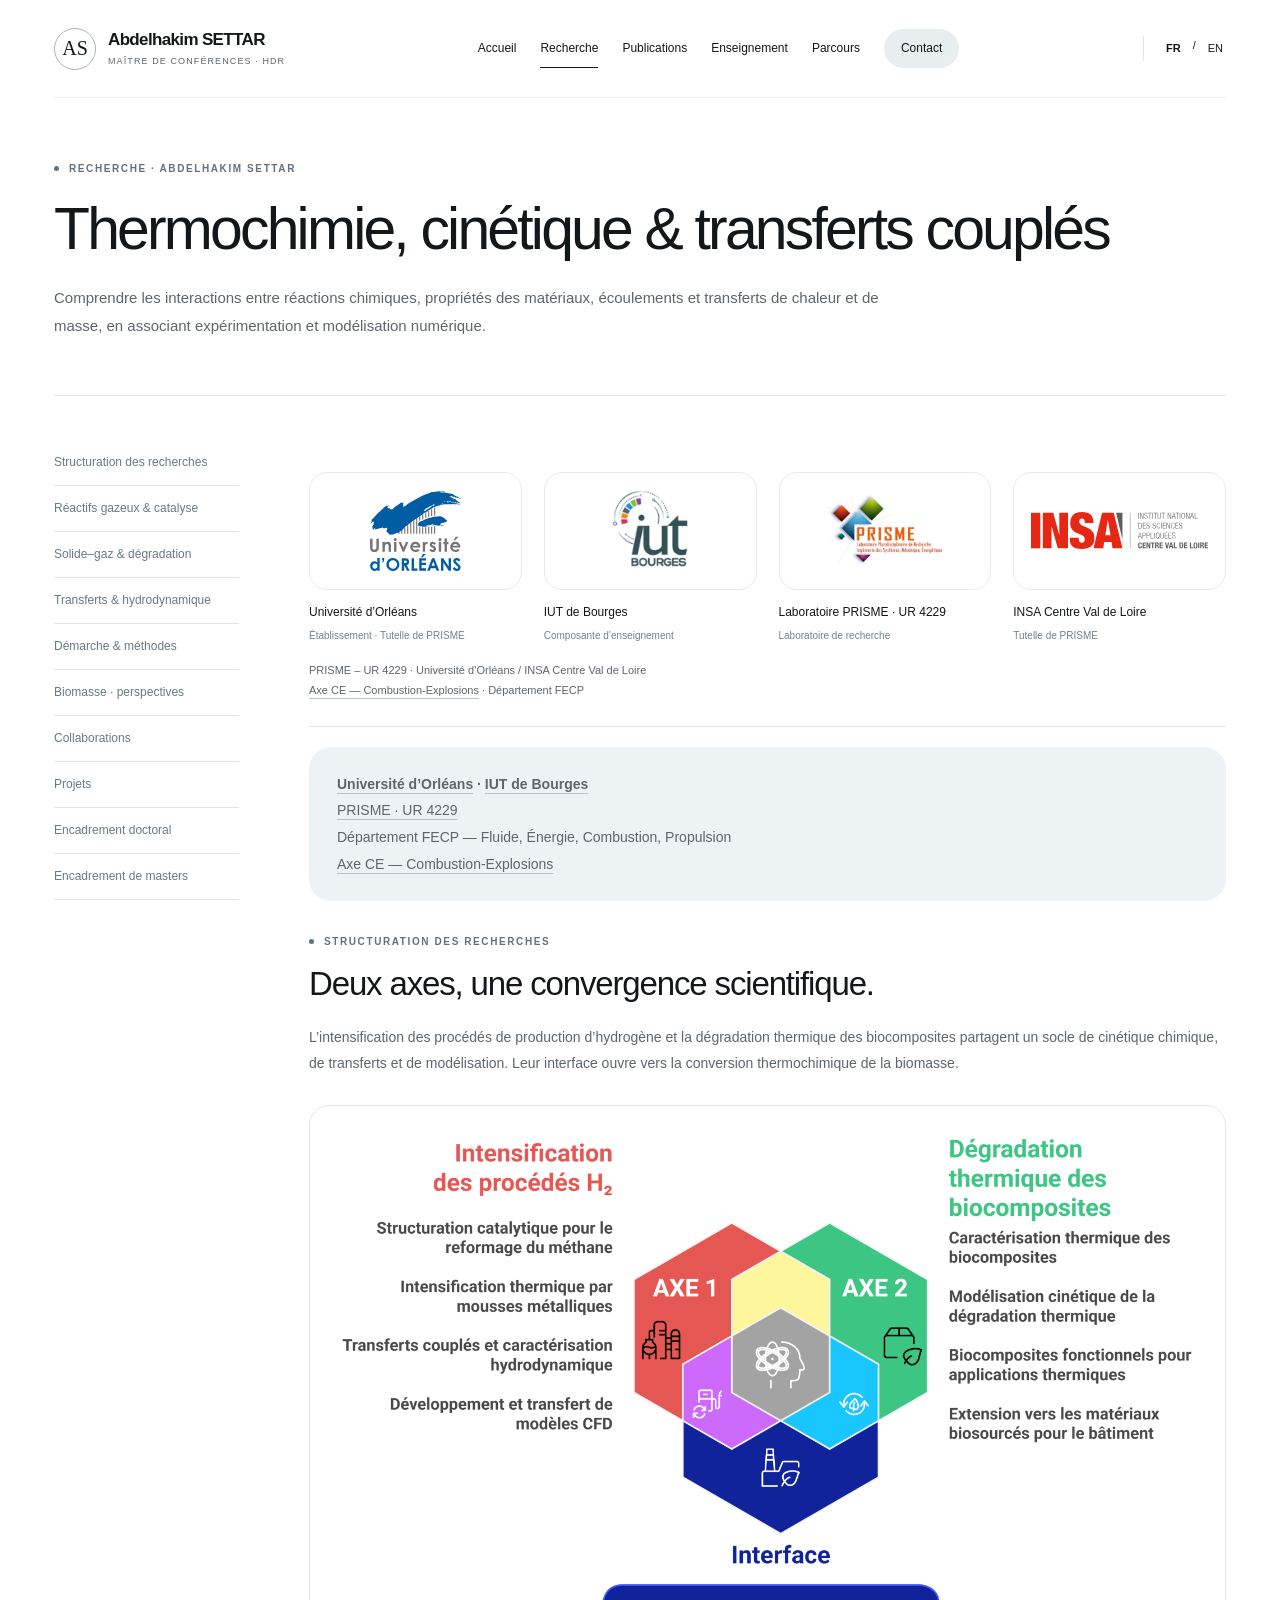
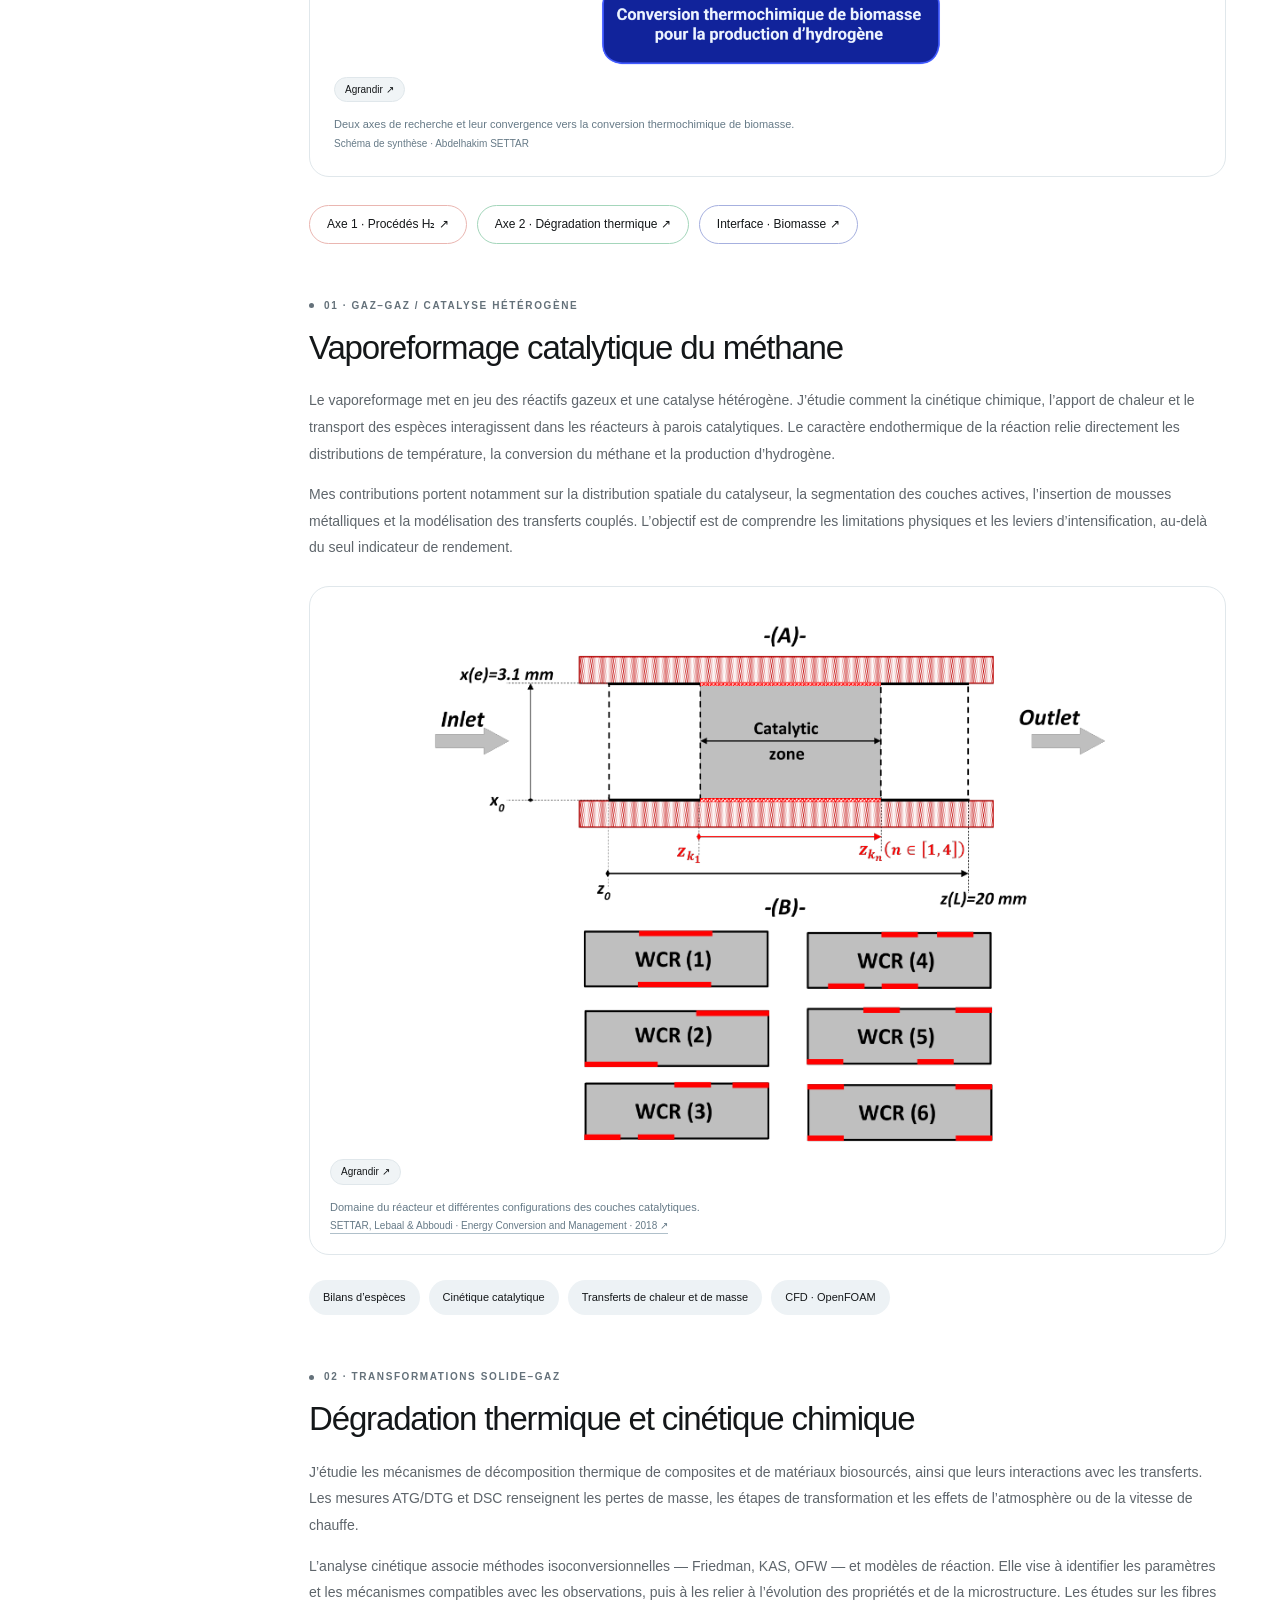
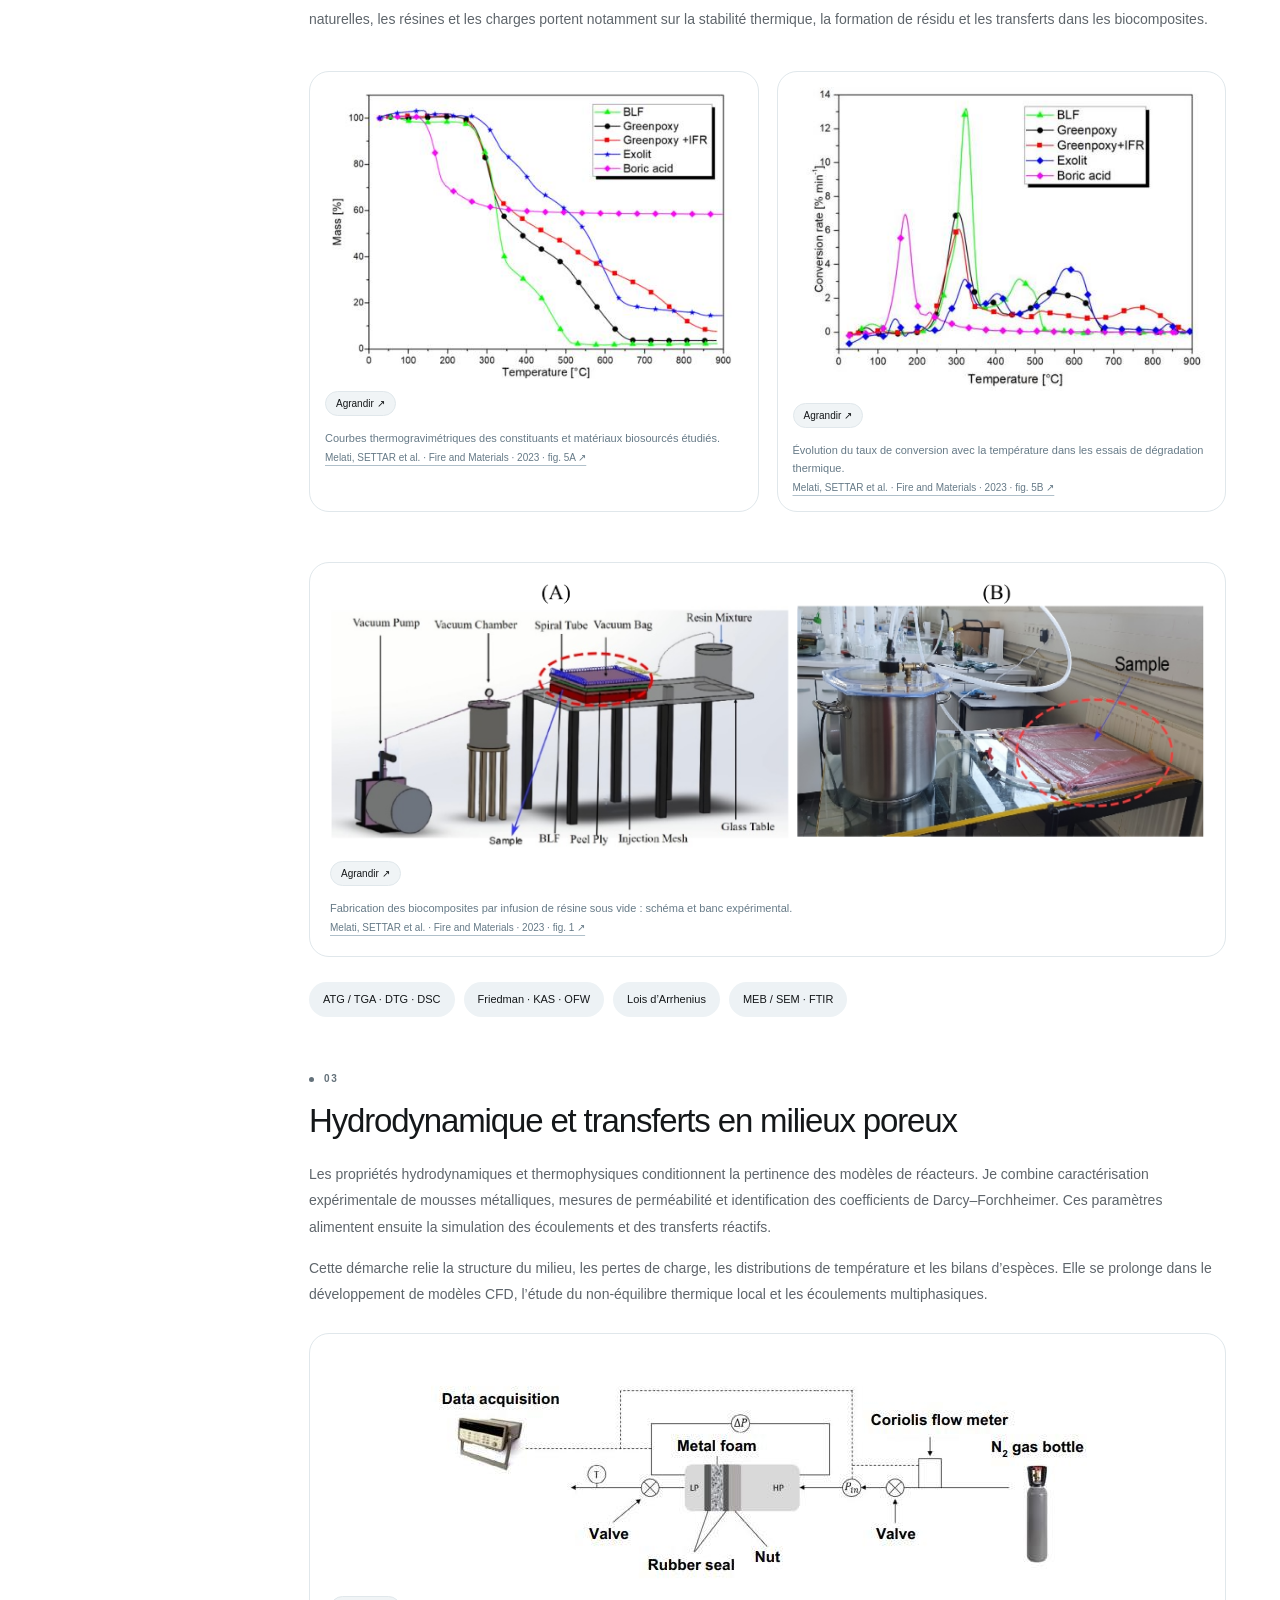
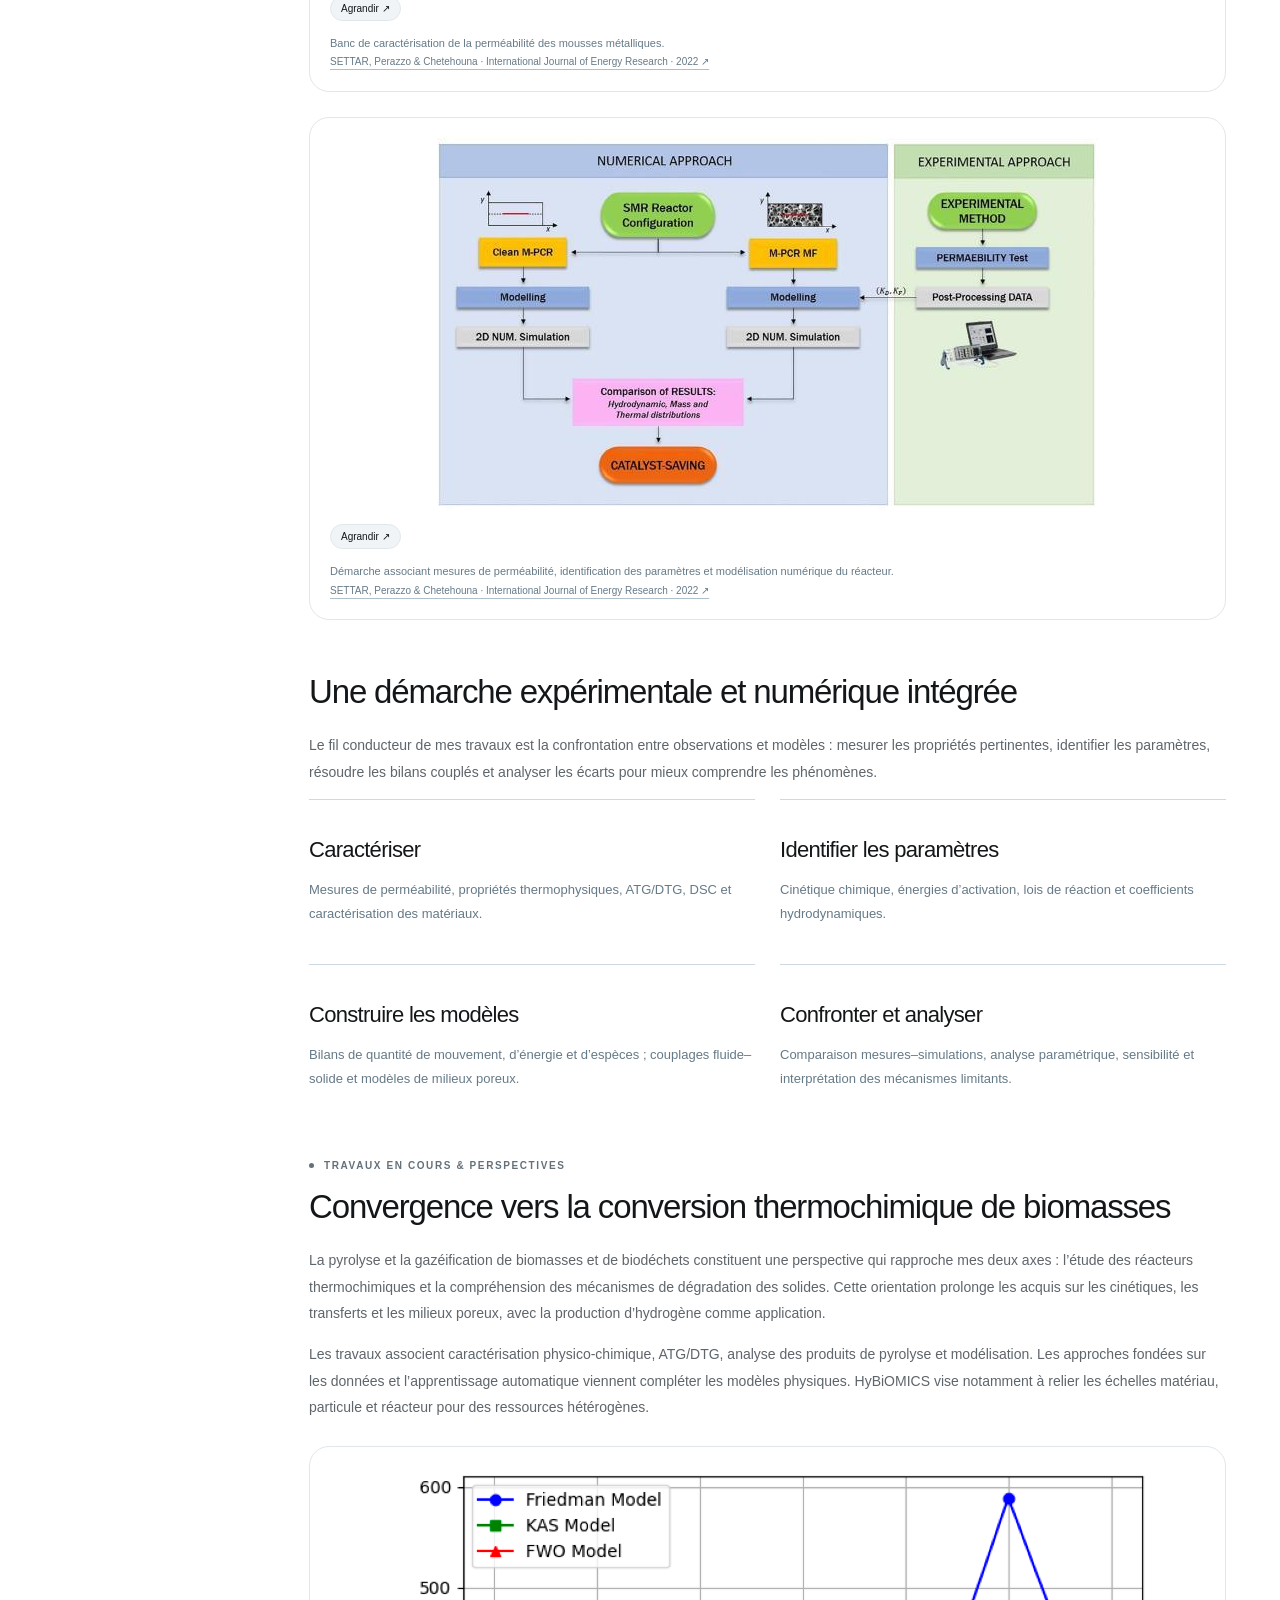
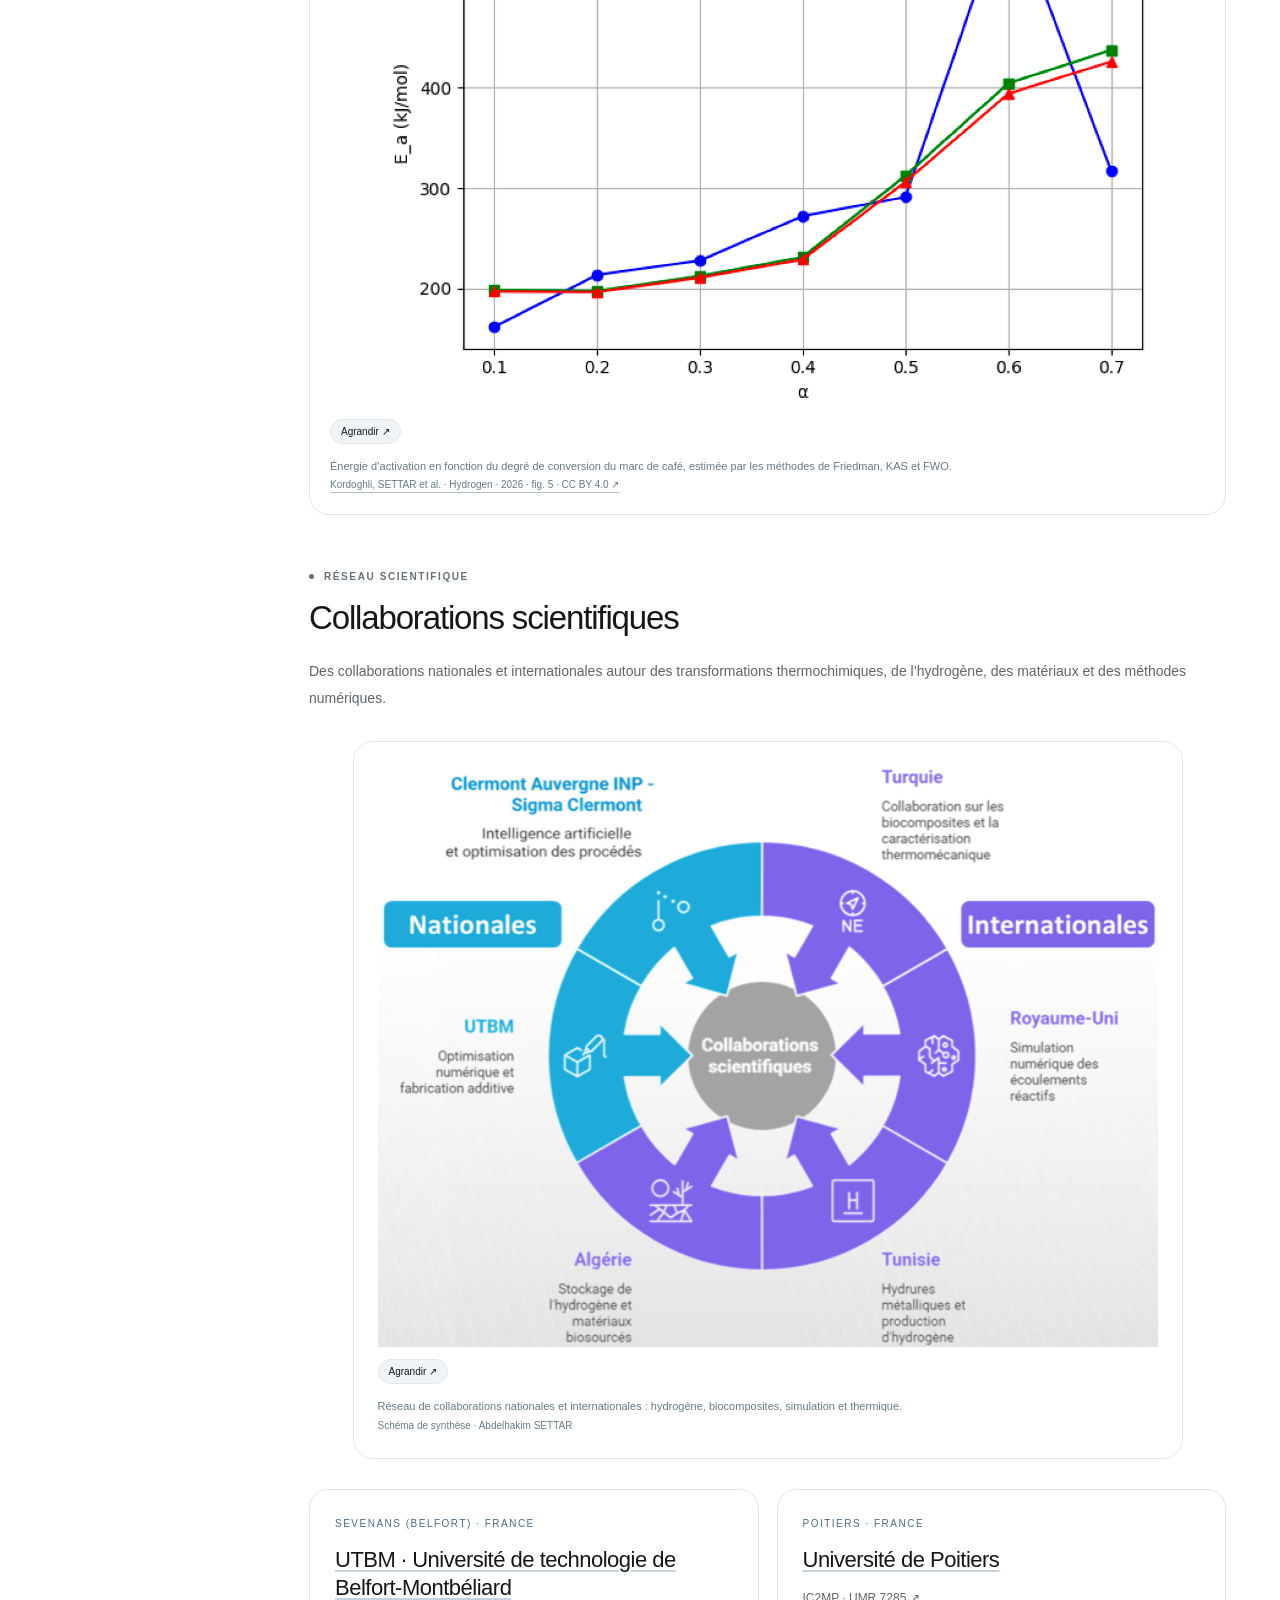
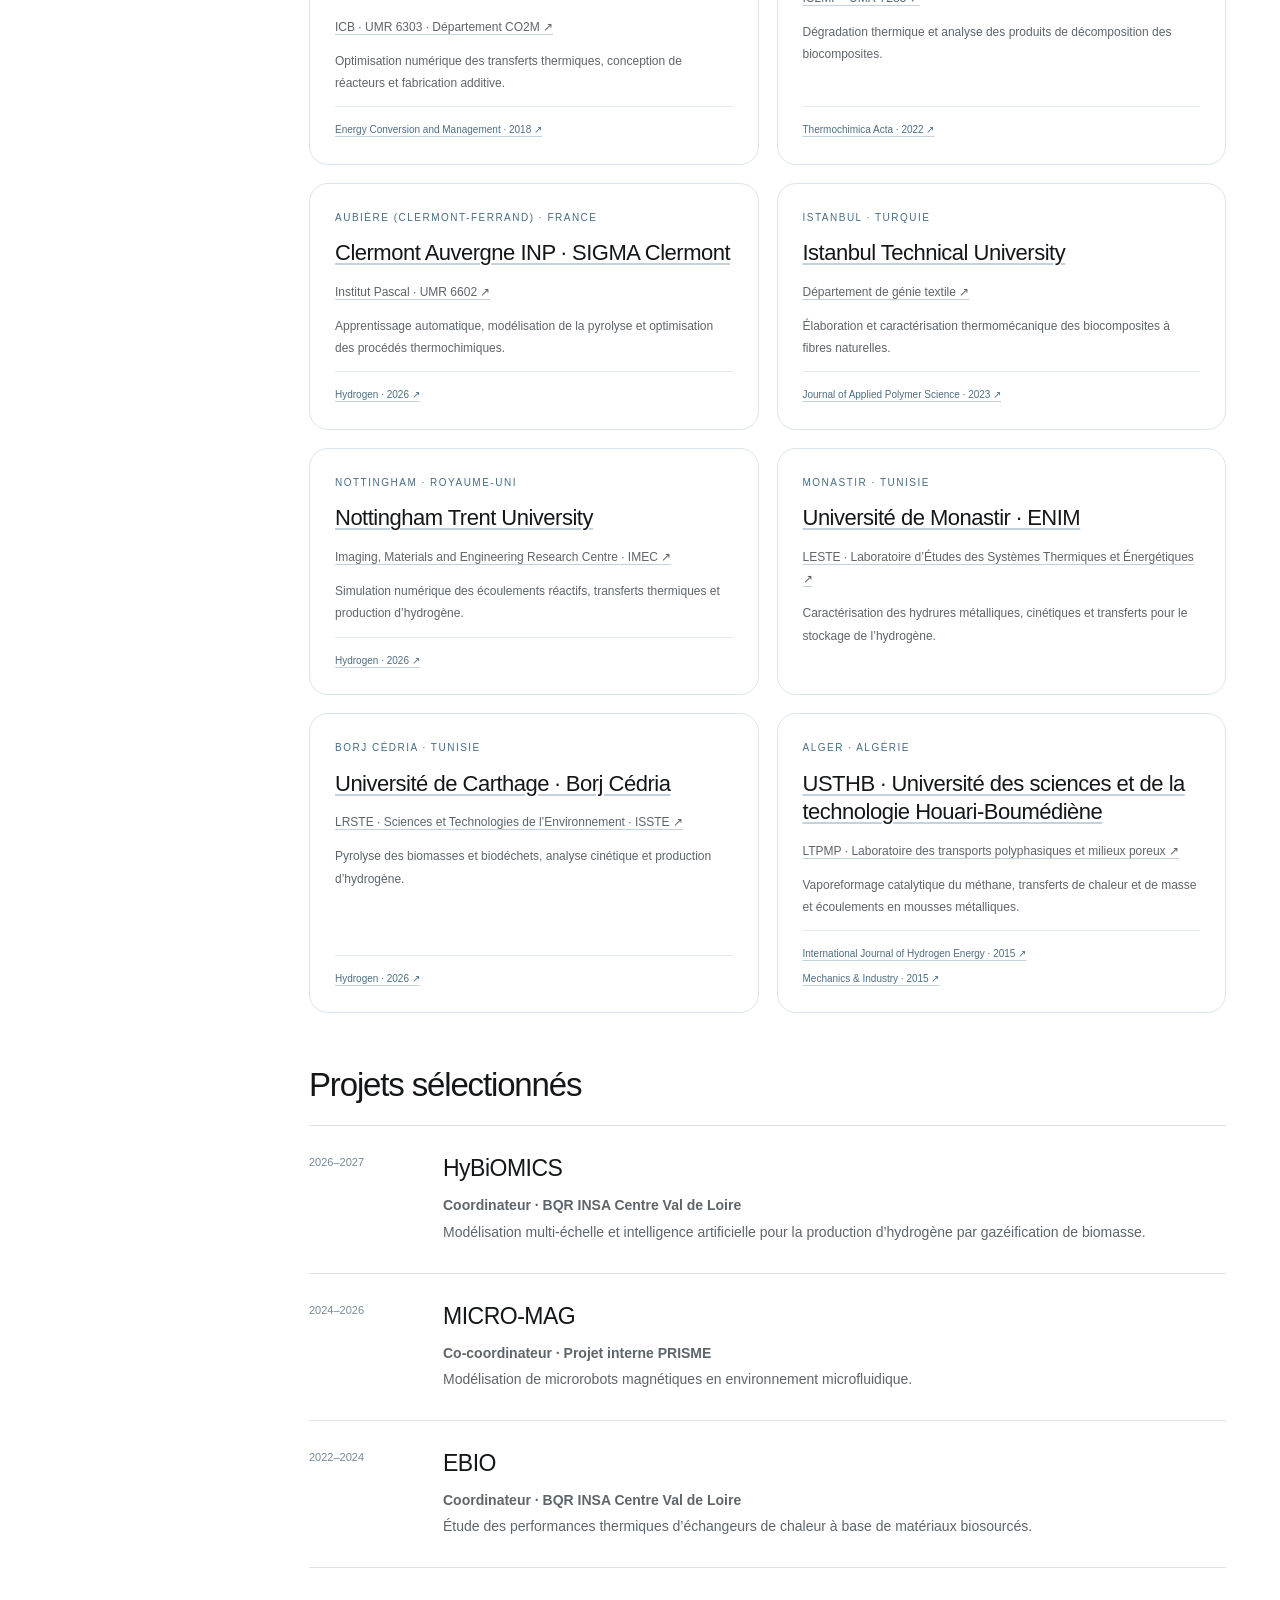
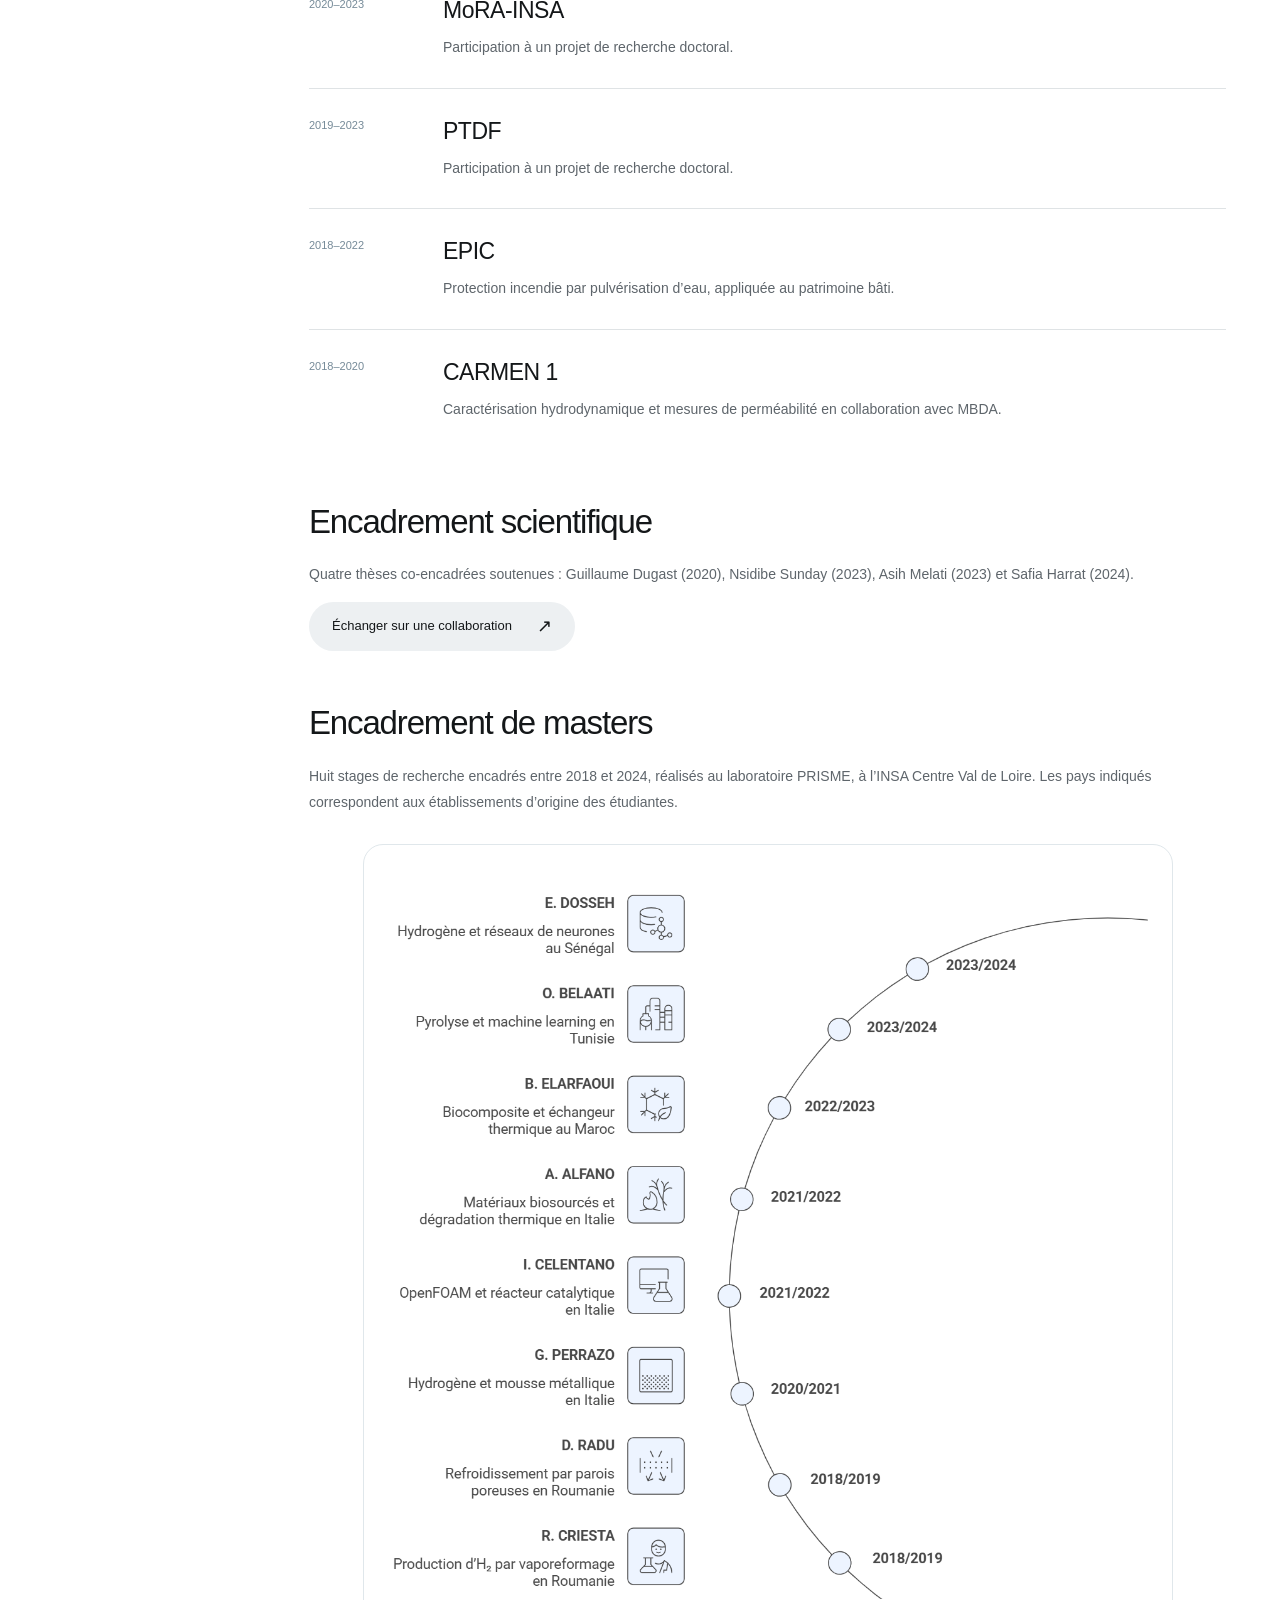
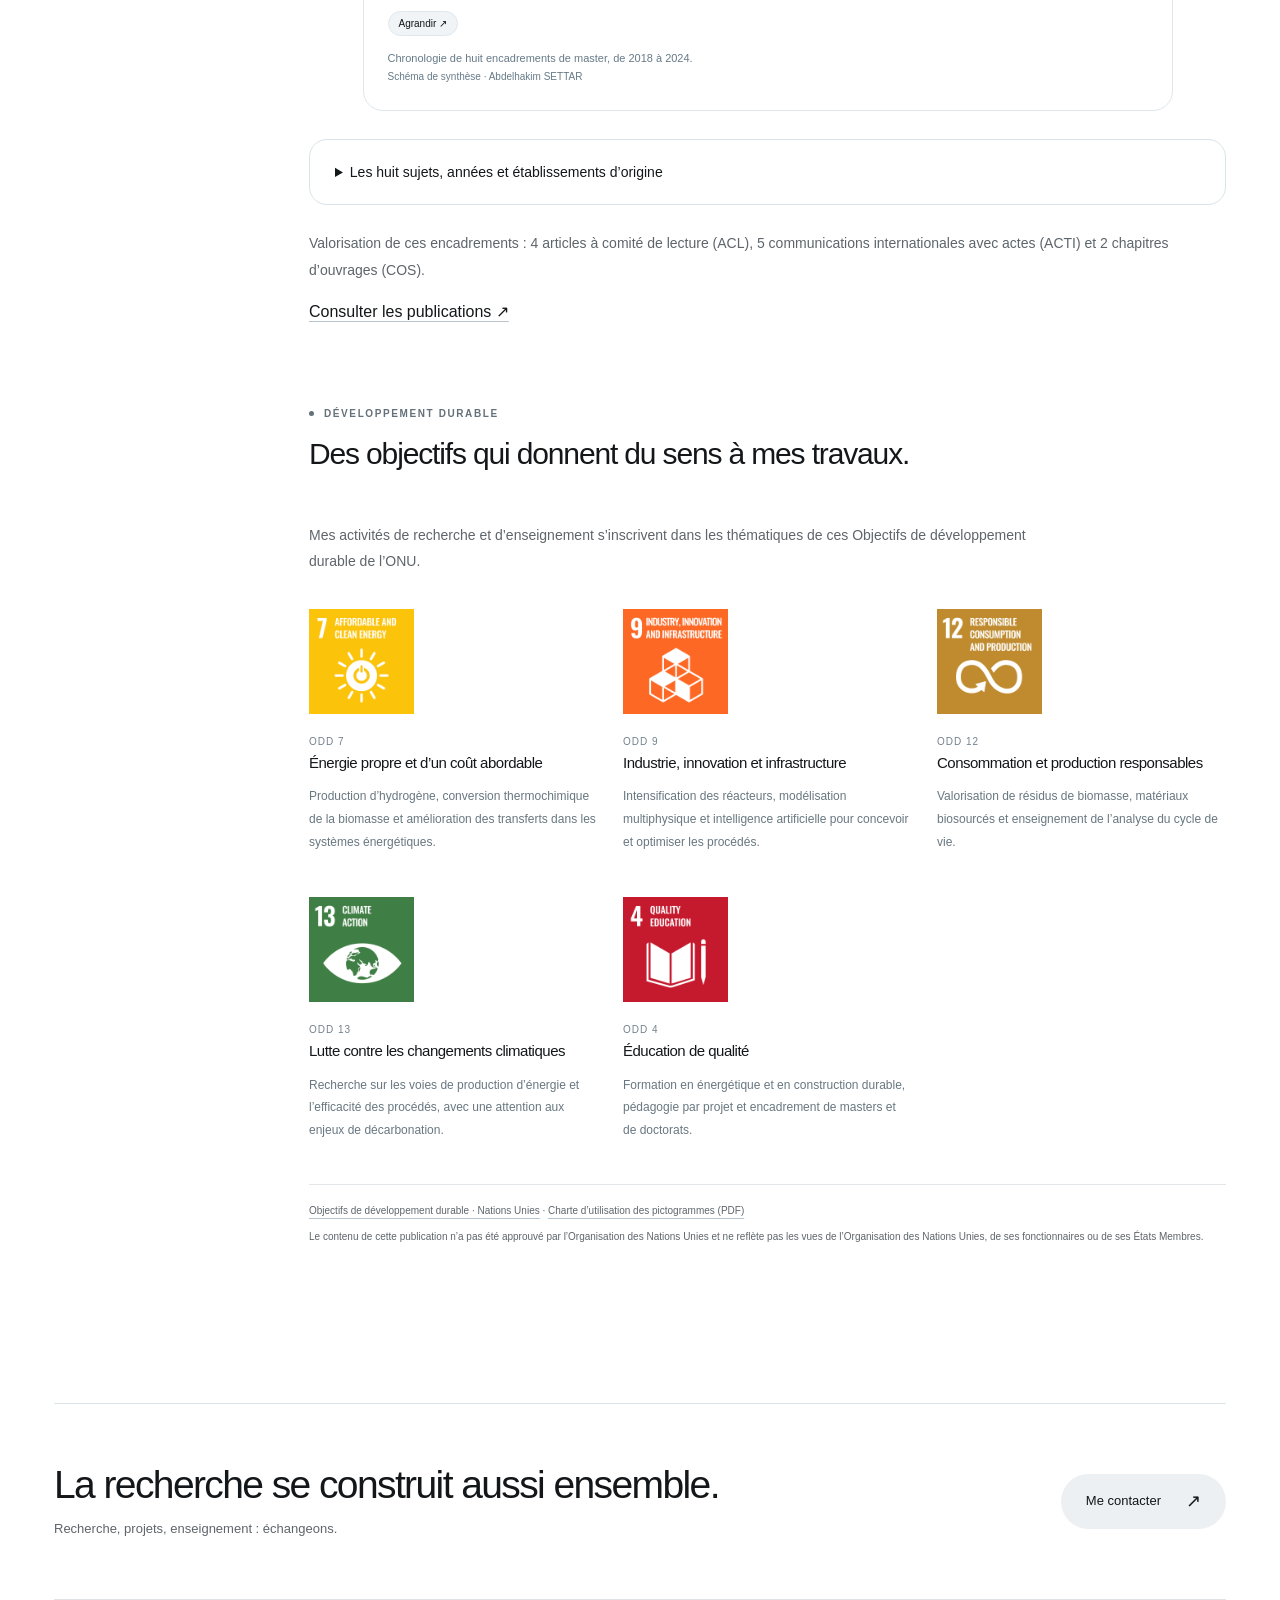
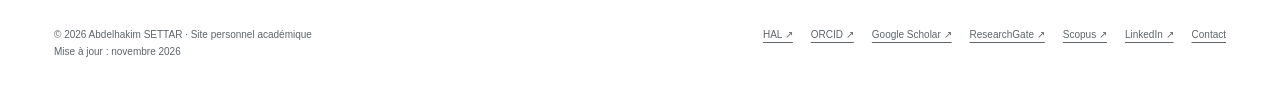
<file: fr-recherche.html>
<!doctype html><html lang="fr"><head><meta charset="utf-8"><meta name="viewport" content="width=device-width,initial-scale=1"><title>Recherche — Abdelhakim SETTAR</title><meta name="description" content="Abdelhakim SETTAR, maître de conférences HDR : thermochimie, cinétique chimique, transferts couplés, méthodes expérimentales et modélisation numérique."><meta name="theme-color" content="#172c34"><link rel="canonical" href="https://abdelhakim-settar.github.io/fr-recherche.html"><link rel="alternate" hreflang="fr" href="https://abdelhakim-settar.github.io/fr-recherche.html"><link rel="alternate" hreflang="en" href="https://abdelhakim-settar.github.io/en-research.html"><link rel="alternate" hreflang="x-default" href="https://abdelhakim-settar.github.io/en-research.html"><meta property="og:title" content="Recherche — Abdelhakim SETTAR"><meta property="og:description" content="Abdelhakim SETTAR, maître de conférences HDR : thermochimie, cinétique chimique, transferts couplés, méthodes expérimentales et modélisation numérique."><meta property="og:type" content="profile"><meta property="og:url" content="https://abdelhakim-settar.github.io/fr-recherche.html"><meta property="og:locale" content="fr_FR"><link rel="icon" type="image/svg+xml" href="/favicon.svg"><link rel="stylesheet" href="/style.css"><script src="/app.js" defer></script><script type="application/ld+json">{"@context": "https://schema.org", "@type": "ProfilePage", "inLanguage": "fr", "url": "https://abdelhakim-settar.github.io/fr-recherche.html", "name": "Recherche — Abdelhakim Settar", "mainEntity": {"@type": "Person", "name": "Abdelhakim SETTAR", "jobTitle": "Maître de conférences HDR", "affiliation": [{"@type": "Organization", "name": "Université d’Orléans · IUT de Bourges", "url": "https://www.univ-orleans.fr/fr/iut-bourges"}, {"@type": "Organization", "name": "PRISME UR 4229 · Université d’Orléans / INSA Centre Val de Loire · FECP · CE — Combustion-Explosions", "url": "https://www.univ-orleans.fr/fr/prisme/la-recherche/departement-fecp/axe-combustion-explosions"}], "email": "mailto:abdelhakim.settar@univ-orleans.fr", "sameAs": ["https://cv.hal.science/abdelhakim-settar", "https://orcid.org/0000-0002-2147-880X", "https://www.linkedin.com/in/abdelhakim-settar-b4479660", "https://openalex.org/A5042702773", "https://scholar.google.fr/citations?user=sCTY_ZgAAAAJ&hl=fr", "https://www.researchgate.net/profile/Abdelhakim-Settar", "https://www.scopus.com/inward/authorDetails.url?authorID=56656576100&partnerID=MN8TOARS"], "knowsAbout": ["Thermochemistry", "Chemical kinetics", "Heat and mass transfer", "Catalytic methane steam reforming", "Thermal degradation", "Porous media", "Thermogravimetric analysis", "Computational fluid dynamics"], "image": "https://abdelhakim-settar.github.io/portrait-abdelhakim-settar.png"}}</script></head><body><a class="skip" href="#main">Aller au contenu</a><div class="shell"><header class="top"><a class="brand" href="/fr.html"><span class="monogram" aria-hidden="true">AS</span><span><strong>Abdelhakim SETTAR</strong><small>Maître de conférences · HDR</small></span></a><nav class="nav" aria-label="Navigation principale"><a href="/fr.html" >Accueil</a><a href="/fr-recherche.html" aria-current="page">Recherche</a><a href="/fr-publications.html" >Publications</a><a href="/fr-enseignement.html" >Enseignement</a><a href="/fr-parcours.html" >Parcours</a><a href="/fr-contact.html" >Contact</a></nav><nav class="languages" aria-label="Langue"><a href="/fr-recherche.html" lang="fr" hreflang="fr" class="selected" aria-current="true">FR</a><span aria-hidden="true">/</span><a href="/en-research.html" lang="en" hreflang="en" class="" >EN</a></nav></header><main id="main"><div class="page-head"><div class="eyebrow">Recherche · Abdelhakim SETTAR</div><h1>Thermochimie, cinétique & transferts couplés</h1><p>Comprendre les interactions entre réactions chimiques, propriétés des matériaux, écoulements et transferts de chaleur et de masse, en associant expérimentation et modélisation numérique.</p></div><div class="layout"><nav class="side" aria-label="Sur cette page"><a href="#structuration">Structuration des recherches</a><a href="#reactions-gazeuses">Réactifs gazeux & catalyse</a><a href="#degradation">Solide–gaz & dégradation</a><a href="#transferts">Transferts & hydrodynamique</a><a href="#methodes">Démarche & méthodes</a><a href="#perspectives">Biomasse · perspectives</a><a href="#collaborations">Collaborations</a><a href="#projects">Projets</a><a href="#supervision">Encadrement doctoral</a><a href="#masters">Encadrement de masters</a></nav><div class="content"><div class="institution-logos" aria-label="Affiliations institutionnelles"><a href="https://www.univ-orleans.fr/fr" class="institution-logo"><span class="logo-wrap "><img src="/logo-universite-orleans.svg" alt="Université d’Orléans" width="180" height="80" loading="lazy"></span><strong>Université d’Orléans</strong><small>Établissement · Tutelle de PRISME</small></a><a href="https://www.univ-orleans.fr/fr/iut-bourges" class="institution-logo"><span class="logo-wrap "><img src="/logo-iut-bourges-couleur.png" alt="IUT de Bourges" width="180" height="80" loading="lazy"></span><strong>IUT de Bourges</strong><small>Composante d’enseignement</small></a><a href="https://www.univ-orleans.fr/fr/prisme" class="institution-logo"><span class="logo-wrap "><img src="/logo-prisme-couleur.png" alt="Laboratoire PRISME · UR 4229" width="180" height="80" loading="lazy"></span><strong>Laboratoire PRISME · UR 4229</strong><small>Laboratoire de recherche</small></a><a href="https://www.insa-centrevaldeloire.fr/" class="institution-logo"><span class="logo-wrap "><img src="/logo-insa-cvl.svg" alt="INSA Centre Val de Loire" width="180" height="80" loading="lazy"></span><strong>INSA Centre Val de Loire</strong><small>Tutelle de PRISME</small></a></div><p class="affiliation-context">PRISME – UR 4229 · Université d’Orléans / INSA Centre Val de Loire<br><a href="https://www.univ-orleans.fr/fr/prisme/la-recherche/departement-fecp/axe-combustion-explosions">Axe CE — Combustion-Explosions</a> · Département FECP</p><div class="academic-affiliation"><p><strong><a href="https://www.univ-orleans.fr/fr">Université d’Orléans</a> · <a href="https://www.univ-orleans.fr/fr/iut-bourges">IUT de Bourges</a></strong><br><a href="https://www.univ-orleans.fr/fr/prisme">PRISME · UR 4229</a><br>Département FECP — Fluide, Énergie, Combustion, Propulsion<br><a href="https://www.univ-orleans.fr/fr/prisme/la-recherche/departement-fecp/axe-combustion-explosions">Axe CE — Combustion-Explosions</a></p></div><section id="structuration" class=""><div class="eyebrow">Structuration des recherches</div><h2>Deux axes, une convergence scientifique.</h2><p>L’intensification des procédés de production d’hydrogène et la dégradation thermique des biocomposites partagent un socle de cinétique chimique, de transferts et de modélisation. Leur interface ouvre vers la conversion thermochimique de la biomasse.</p><figure class="source-figure synthesis-figure synthesis-axes"><a class="figure-enlarge" href="/schema-structuration-recherches.png" target="_blank" rel="noopener" aria-label="Agrandir le schéma"><img src="/schema-structuration-recherches.png" alt="Deux axes de recherche et leur convergence vers la conversion thermochimique de biomasse." width="3091" height="1908" lang="fr" loading="lazy" decoding="async"><span class="enlarge-label">Agrandir ↗</span></a><figcaption>Deux axes de recherche et leur convergence vers la conversion thermochimique de biomasse.<br><span>Schéma de synthèse · Abdelhakim SETTAR</span></figcaption></figure><div class="structure-links"><a href="/fr-recherche.html#reactions-gazeuses">Axe 1 · Procédés H₂ ↗</a><a href="/fr-recherche.html#degradation">Axe 2 · Dégradation thermique ↗</a><a href="/fr-recherche.html#perspectives">Interface · Biomasse ↗</a></div></section><span id="hydrogen" class="legacy-anchor"></span><section id="reactions-gazeuses"><div class="eyebrow">01 · Gaz–gaz / catalyse hétérogène</div><h2>Vaporeformage catalytique du méthane</h2><p>Le vaporeformage met en jeu des réactifs gazeux et une catalyse hétérogène. J’étudie comment la cinétique chimique, l’apport de chaleur et le transport des espèces interagissent dans les réacteurs à parois catalytiques. Le caractère endothermique de la réaction relie directement les distributions de température, la conversion du méthane et la production d’hydrogène.</p><p>Mes contributions portent notamment sur la distribution spatiale du catalyseur, la segmentation des couches actives, l’insertion de mousses métalliques et la modélisation des transferts couplés. L’objectif est de comprendre les limitations physiques et les leviers d’intensification, au-delà du seul indicateur de rendement.</p><figure class="source-figure research-visual"><a class="figure-enlarge" href="/figure-catalyst-distribution-settar-2018.png" target="_blank" rel="noopener" aria-label="Agrandir la figure"><img src="/figure-catalyst-distribution-settar-2018.png" alt="Domaine du réacteur et différentes configurations des couches catalytiques." width="770" height="608" loading="lazy" decoding="async"><span class="enlarge-label">Agrandir ↗</span></a><figcaption>Domaine du réacteur et différentes configurations des couches catalytiques.<br><span><a href="https://doi.org/10.1016/j.enconman.2018.09.038" title="Numerical analysis of catalytic-coated walls of an indirect internal reforming solid oxide fuel cell: Influence of catalyst coating distribution on the reformer efficiency">SETTAR, Lebaal &amp; Abboudi · Energy Conversion and Management · 2018 ↗</a></span></figcaption></figure><div class="methods"><span>Bilans d’espèces</span><span>Cinétique catalytique</span><span>Transferts de chaleur et de masse</span><span>CFD · OpenFOAM</span></div></section><span id="materials" class="legacy-anchor"></span><section id="degradation"><div class="eyebrow">02 · Transformations solide–gaz</div><h2>Dégradation thermique et cinétique chimique</h2><p>J’étudie les mécanismes de décomposition thermique de composites et de matériaux biosourcés, ainsi que leurs interactions avec les transferts. Les mesures ATG/DTG et DSC renseignent les pertes de masse, les étapes de transformation et les effets de l’atmosphère ou de la vitesse de chauffe.</p><p>L’analyse cinétique associe méthodes isoconversionnelles — Friedman, KAS, OFW — et modèles de réaction. Elle vise à identifier les paramètres et les mécanismes compatibles avec les observations, puis à les relier à l’évolution des propriétés et de la microstructure. Les études sur les fibres naturelles, les résines et les charges portent notamment sur la stabilité thermique, la formation de résidu et les transferts dans les biocomposites.</p><div class="figure-pair"><figure class="source-figure research-visual"><a class="figure-enlarge" href="/figure-tga-melati-2023.png" target="_blank" rel="noopener" aria-label="Agrandir la figure"><img src="/figure-tga-melati-2023.png" alt="Courbes thermogravimétriques des constituants et matériaux biosourcés étudiés." width="494" height="345" loading="lazy" decoding="async"><span class="enlarge-label">Agrandir ↗</span></a><figcaption>Courbes thermogravimétriques des constituants et matériaux biosourcés étudiés.<br><span><a href="https://doi.org/10.1002/fam.3181" title="Intumescent fire‐retardant performance and small‐scale reaction mechanism on banana/bio‐epoxy composites">Melati, SETTAR et al. · Fire and Materials · 2023 · fig. 5A ↗</a></span></figcaption></figure><figure class="source-figure research-visual"><a class="figure-enlarge" href="/figure-dtg-melati-2023.png" target="_blank" rel="noopener" aria-label="Agrandir la figure"><img src="/figure-dtg-melati-2023.png" alt="Évolution du taux de conversion avec la température dans les essais de dégradation thermique." width="494" height="359" loading="lazy" decoding="async"><span class="enlarge-label">Agrandir ↗</span></a><figcaption>Évolution du taux de conversion avec la température dans les essais de dégradation thermique.<br><span><a href="https://doi.org/10.1002/fam.3181" title="Intumescent fire‐retardant performance and small‐scale reaction mechanism on banana/bio‐epoxy composites">Melati, SETTAR et al. · Fire and Materials · 2023 · fig. 5B ↗</a></span></figcaption></figure></div><figure class="source-figure research-visual"><a class="figure-enlarge" href="/figure-biocomposite-fabrication-melati-2023.png" target="_blank" rel="noopener" aria-label="Agrandir la figure"><img src="/figure-biocomposite-fabrication-melati-2023.png" alt="Fabrication des biocomposites par infusion de résine sous vide : schéma et banc expérimental." width="1853" height="563" loading="lazy" decoding="async"><span class="enlarge-label">Agrandir ↗</span></a><figcaption>Fabrication des biocomposites par infusion de résine sous vide : schéma et banc expérimental.<br><span><a href="https://doi.org/10.1002/fam.3181" title="Intumescent fire‐retardant performance and small‐scale reaction mechanism on banana/bio‐epoxy composites">Melati, SETTAR et al. · Fire and Materials · 2023 · fig. 1 ↗</a></span></figcaption></figure><div class="methods"><span>ATG / TGA · DTG · DSC</span><span>Friedman · KAS · OFW</span><span>Lois d’Arrhenius</span><span>MEB / SEM · FTIR</span></div></section><span id="transport" class="legacy-anchor"></span><section id="transferts"><div class="eyebrow">03</div><h2>Hydrodynamique et transferts en milieux poreux</h2><p>Les propriétés hydrodynamiques et thermophysiques conditionnent la pertinence des modèles de réacteurs. Je combine caractérisation expérimentale de mousses métalliques, mesures de perméabilité et identification des coefficients de Darcy–Forchheimer. Ces paramètres alimentent ensuite la simulation des écoulements et des transferts réactifs.</p><p>Cette démarche relie la structure du milieu, les pertes de charge, les distributions de température et les bilans d’espèces. Elle se prolonge dans le développement de modèles CFD, l’étude du non-équilibre thermique local et les écoulements multiphasiques.</p><figure class="source-figure research-visual"><a class="figure-enlarge" href="/figure-permeability-settar-2022.jpg" target="_blank" rel="noopener" aria-label="Agrandir la figure"><img src="/figure-permeability-settar-2022.jpg" alt="Banc de caractérisation de la perméabilité des mousses métalliques." width="673" height="230" loading="lazy" decoding="async"><span class="enlarge-label">Agrandir ↗</span></a><figcaption>Banc de caractérisation de la perméabilité des mousses métalliques.<br><span><a href="https://doi.org/10.1002/er.8002" title="Performance evaluation of methane‐fueled reactor for hydrogen production: Experimental permeability measurements and reactive flow modeling">SETTAR, Perazzo &amp; Chetehouna · International Journal of Energy Research · 2022 ↗</a></span></figcaption></figure><figure class="source-figure research-visual"><a class="figure-enlarge" href="/figure-experiment-model-settar-2022.jpg" target="_blank" rel="noopener" aria-label="Agrandir la figure"><img src="/figure-experiment-model-settar-2022.jpg" alt="Démarche associant mesures de perméabilité, identification des paramètres et modélisation numérique du réacteur." width="660" height="374" loading="lazy" decoding="async"><span class="enlarge-label">Agrandir ↗</span></a><figcaption>Démarche associant mesures de perméabilité, identification des paramètres et modélisation numérique du réacteur.<br><span><a href="https://doi.org/10.1002/er.8002" title="Performance evaluation of methane‐fueled reactor for hydrogen production: Experimental permeability measurements and reactive flow modeling">SETTAR, Perazzo &amp; Chetehouna · International Journal of Energy Research · 2022 ↗</a></span></figcaption></figure></section><span id="methods" class="legacy-anchor"></span><section id="methodes"><h2>Une démarche expérimentale et numérique intégrée</h2><p>Le fil conducteur de mes travaux est la confrontation entre observations et modèles : mesurer les propriétés pertinentes, identifier les paramètres, résoudre les bilans couplés et analyser les écarts pour mieux comprendre les phénomènes.</p><div class="method-grid compact-methods"><div><h3>Caractériser</h3><p>Mesures de perméabilité, propriétés thermophysiques, ATG/DTG, DSC et caractérisation des matériaux.</p></div><div><h3>Identifier les paramètres</h3><p>Cinétique chimique, énergies d’activation, lois de réaction et coefficients hydrodynamiques.</p></div><div><h3>Construire les modèles</h3><p>Bilans de quantité de mouvement, d’énergie et d’espèces ; couplages fluide–solide et modèles de milieux poreux.</p></div><div><h3>Confronter et analyser</h3><p>Comparaison mesures–simulations, analyse paramétrique, sensibilité et interprétation des mécanismes limitants.</p></div></div></section><section id="perspectives"><div class="eyebrow">Travaux en cours & perspectives</div><h2>Convergence vers la conversion thermochimique de biomasses</h2><p>La pyrolyse et la gazéification de biomasses et de biodéchets constituent une perspective qui rapproche mes deux axes : l’étude des réacteurs thermochimiques et la compréhension des mécanismes de dégradation des solides. Cette orientation prolonge les acquis sur les cinétiques, les transferts et les milieux poreux, avec la production d’hydrogène comme application.</p><p>Les travaux associent caractérisation physico-chimique, ATG/DTG, analyse des produits de pyrolyse et modélisation. Les approches fondées sur les données et l’apprentissage automatique viennent compléter les modèles physiques. HyBiOMICS vise notamment à relier les échelles matériau, particule et réacteur pour des ressources hétérogènes.</p><figure class="source-figure research-visual"><a class="figure-enlarge" href="/figure-pyrolysis-kinetics-kordoghli-2026.png" target="_blank" rel="noopener" aria-label="Agrandir la figure"><img src="/figure-pyrolysis-kinetics-kordoghli-2026.png" alt="Énergie d’activation en fonction du degré de conversion du marc de café, estimée par les méthodes de Friedman, KAS et FWO." width="2751" height="1925" loading="lazy" decoding="async"><span class="enlarge-label">Agrandir ↗</span></a><figcaption>Énergie d’activation en fonction du degré de conversion du marc de café, estimée par les méthodes de Friedman, KAS et FWO.<br><span><a href="https://doi.org/10.3390/hydrogen7010043" title="Hydrogen Production from Blended Waste Biomass: Pyrolysis, Thermodynamic-Kinetic Analysis and AI-Based Modelling">Kordoghli, SETTAR et al. · Hydrogen · 2026 · fig. 5 · CC BY 4.0 ↗</a></span></figcaption></figure></section><section id="collaborations"><div class="eyebrow">Réseau scientifique</div><h2>Collaborations scientifiques</h2><p>Des collaborations nationales et internationales autour des transformations thermochimiques, de l’hydrogène, des matériaux et des méthodes numériques.</p><figure class="source-figure synthesis-figure synthesis-network"><a class="figure-enlarge" href="/schema-collaborations-fr-v2.png" target="_blank" rel="noopener" aria-label="Agrandir le schéma"><img src="/schema-collaborations-fr-v2.png" alt="Réseau de collaborations nationales et internationales : hydrogène, biocomposites, simulation et thermique." width="637" height="474" lang="fr" loading="lazy" decoding="async"><span class="enlarge-label">Agrandir ↗</span></a><figcaption>Réseau de collaborations nationales et internationales : hydrogène, biocomposites, simulation et thermique.<br><span>Schéma de synthèse · Abdelhakim SETTAR</span></figcaption></figure><div class="collaboration-grid"><article class="collaboration-card"><div class="collaboration-country">Sevenans (Belfort) · France</div><h3><a href="https://www.utbm.fr/">UTBM · Université de technologie de Belfort-Montbéliard</a></h3><p class="collaboration-lab"><a href="https://icb.cnrs.fr/">ICB · UMR 6303 · Département CO2M ↗</a></p><p>Optimisation numérique des transferts thermiques, conception de réacteurs et fabrication additive.</p><div class="collaboration-papers"><a href="https://doi.org/10.1016/j.enconman.2018.09.038" title="Numerical analysis of catalytic-coated walls of an indirect internal reforming solid oxide fuel cell: Influence of catalyst coating distribution on the reformer efficiency">Energy Conversion and Management · 2018 ↗</a></div></article><article class="collaboration-card"><div class="collaboration-country">Poitiers · France</div><h3><a href="https://www.univ-poitiers.fr/">Université de Poitiers</a></h3><p class="collaboration-lab"><a href="https://ic2mp.labo.univ-poitiers.fr/">IC2MP · UMR 7285 ↗</a></p><p>Dégradation thermique et analyse des produits de décomposition des biocomposites.</p><div class="collaboration-papers"><a href="https://doi.org/10.1016/j.tca.2022.179211" title="Kinetic analysis of the thermal degradation of an intumescent fire retardant coated green biocomposite">Thermochimica Acta · 2022 ↗</a></div></article><article class="collaboration-card"><div class="collaboration-country">Aubière (Clermont-Ferrand) · France</div><h3><a href="https://www.sigma-clermont.fr/fr/index.html">Clermont Auvergne INP · SIGMA Clermont</a></h3><p class="collaboration-lab"><a href="https://www.institutpascal.uca.fr/">Institut Pascal · UMR 6602 ↗</a></p><p>Apprentissage automatique, modélisation de la pyrolyse et optimisation des procédés thermochimiques.</p><div class="collaboration-papers"><a href="https://doi.org/10.3390/hydrogen7010043" title="Hydrogen Production from Blended Waste Biomass: Pyrolysis, Thermodynamic-Kinetic Analysis and AI-Based Modelling">Hydrogen · 2026 ↗</a></div></article><article class="collaboration-card"><div class="collaboration-country">Istanbul · Turquie</div><h3><a href="https://www.itu.edu.tr/">Istanbul Technical University</a></h3><p class="collaboration-lab"><a href="https://tekstil.itu.edu.tr/en">Département de génie textile ↗</a></p><p>Élaboration et caractérisation thermomécanique des biocomposites à fibres naturelles.</p><div class="collaboration-papers"><a href="https://doi.org/10.1002/app.54430" title="Experimental analysis of the effect of natural fibers and SiC filler on the thermal behavior of green biocomposites">Journal of Applied Polymer Science · 2023 ↗</a></div></article><article class="collaboration-card"><div class="collaboration-country">Nottingham · Royaume-Uni</div><h3><a href="https://www.ntu.ac.uk/">Nottingham Trent University</a></h3><p class="collaboration-lab"><a href="https://www.ntu.ac.uk/research/groups-and-centres/centres/imaging-materials-and-engineering-research-centre">Imaging, Materials and Engineering Research Centre · IMEC ↗</a></p><p>Simulation numérique des écoulements réactifs, transferts thermiques et production d’hydrogène.</p><div class="collaboration-papers"><a href="https://doi.org/10.3390/hydrogen7010043" title="Hydrogen Production from Blended Waste Biomass: Pyrolysis, Thermodynamic-Kinetic Analysis and AI-Based Modelling">Hydrogen · 2026 ↗</a></div></article><article class="collaboration-card"><div class="collaboration-country">Monastir · Tunisie</div><h3><a href="https://www.enim.rnu.tn/">Université de Monastir · ENIM</a></h3><p class="collaboration-lab"><a href="https://www.leste-enim.com/">LESTE · Laboratoire d’Études des Systèmes Thermiques et Énergétiques ↗</a></p><p>Caractérisation des hydrures métalliques, cinétiques et transferts pour le stockage de l’hydrogène.</p></article><article class="collaboration-card"><div class="collaboration-country">Borj Cédria · Tunisie</div><h3><a href="https://ucar.rnu.tn/">Université de Carthage · Borj Cédria</a></h3><p class="collaboration-lab"><a href="https://ucar.rnu.tn/research-laboratories/">LRSTE · Sciences et Technologies de l’Environnement · ISSTE ↗</a></p><p>Pyrolyse des biomasses et biodéchets, analyse cinétique et production d’hydrogène.</p><div class="collaboration-papers"><a href="https://doi.org/10.3390/hydrogen7010043" title="Hydrogen Production from Blended Waste Biomass: Pyrolysis, Thermodynamic-Kinetic Analysis and AI-Based Modelling">Hydrogen · 2026 ↗</a></div></article><article class="collaboration-card"><div class="collaboration-country">Alger · Algérie</div><h3><a href="https://www.usthb.dz/">USTHB · Université des sciences et de la technologie Houari-Boumédiène</a></h3><p class="collaboration-lab"><a href="https://ltpmp.usthb.dz/">LTPMP · Laboratoire des transports polyphasiques et milieux poreux ↗</a></p><p>Vaporeformage catalytique du méthane, transferts de chaleur et de masse et écoulements en mousses métalliques.</p><div class="collaboration-papers"><a href="https://doi.org/10.1016/j.ijhydene.2015.04.100" title="Numerical investigation on the wall-coated steam methane reformer improvement: Effects of catalyst layer patterns and metal foam insertion">International Journal of Hydrogen Energy · 2015 ↗</a><a href="https://doi.org/10.1051/meca/2015035" title="Numerical investigation of convective heat transfer in a plane channel filled with metal foam under local thermal non-equilibrium">Mechanics &amp; Industry · 2015 ↗</a></div></article></div></section><section id="projects"><h2>Projets sélectionnés</h2><article class="project"><span class="date">2026–2027</span><div><h3>HyBiOMICS</h3><p><strong>Coordinateur · BQR INSA Centre Val de Loire</strong></p><p>Modélisation multi-échelle et intelligence artificielle pour la production d’hydrogène par gazéification de biomasse.</p></div></article><article class="project"><span class="date">2024–2026</span><div><h3>MICRO-MAG</h3><p><strong>Co-coordinateur · Projet interne PRISME</strong></p><p>Modélisation de microrobots magnétiques en environnement microfluidique.</p></div></article><article class="project"><span class="date">2022–2024</span><div><h3>EBIO</h3><p><strong>Coordinateur · BQR INSA Centre Val de Loire</strong></p><p>Étude des performances thermiques d’échangeurs de chaleur à base de matériaux biosourcés.</p></div></article><article class="project"><span class="date">2020–2023</span><div><h3>MoRA-INSA</h3><p>Participation à un projet de recherche doctoral.</p></div></article><article class="project"><span class="date">2019–2023</span><div><h3>PTDF</h3><p>Participation à un projet de recherche doctoral.</p></div></article><article class="project"><span class="date">2018–2022</span><div><h3>EPIC</h3><p>Protection incendie par pulvérisation d’eau, appliquée au patrimoine bâti.</p></div></article><article class="project"><span class="date">2018–2020</span><div><h3>CARMEN 1</h3><p>Caractérisation hydrodynamique et mesures de perméabilité en collaboration avec MBDA.</p></div></article></section><section id="supervision"><h2>Encadrement scientifique</h2><p>Quatre thèses co-encadrées soutenues : Guillaume Dugast (2020), Nsidibe Sunday (2023), Asih Melati (2023) et Safia Harrat (2024).</p><a class="button " href="/fr-contact.html" >Échanger sur une collaboration<span class="arrow" aria-hidden="true">↗</span></a></section><section id="masters"><h2>Encadrement de masters</h2><p>Huit stages de recherche encadrés entre 2018 et 2024, réalisés au laboratoire PRISME, à l’INSA Centre Val de Loire. Les pays indiqués correspondent aux établissements d’origine des étudiantes.</p><figure class="source-figure synthesis-figure synthesis-masters"><a class="figure-enlarge" href="/schema-encadrements-masters.png" target="_blank" rel="noopener" aria-label="Agrandir le schéma"><img src="/schema-encadrements-masters.png" alt="Chronologie de huit encadrements de master, de 2018 à 2024." width="1211" height="1163" lang="fr" loading="lazy" decoding="async"><span class="enlarge-label">Agrandir ↗</span></a><figcaption>Chronologie de huit encadrements de master, de 2018 à 2024.<br><span>Schéma de synthèse · Abdelhakim SETTAR</span></figcaption></figure><details class="master-details"><summary>Les huit sujets, années et établissements d’origine</summary><ol class="master-list"><li><span class="master-year">2023–2024</span><div><h4>Emmanuelle DOSSEH</h4><p class="master-origin">Sénégal · UCAD / ESP, Dakar</p><p>Production d’hydrogène : réseaux de neurones artificiels et comparaison avec OpenFOAM.</p></div></li><li><span class="master-year">2023–2024</span><div><h4>Oumayma BELAATI</h4><p class="master-origin">Tunisie · ENSTA Borj Cédria</p><p>Cinétique de pyrolyse de biomasse et apprentissage automatique.</p></div></li><li><span class="master-year">2022–2023</span><div><h4>Bouchra ELARFAOUI</h4><p class="master-origin">Maroc · ENSA Khouribga, Université Sultan Moulay Slimane</p><p>Performance thermique d’un échangeur en biocomposite Green-Poxy / SiC.</p></div></li><li><span class="master-year">2021–2022</span><div><h4>Anna ALFANO</h4><p class="master-origin">Italie · Université de Naples · Erasmus+</p><p>Élaboration, caractérisation et dégradation thermique de matériaux biosourcés.</p></div></li><li><span class="master-year">2021–2022</span><div><h4>Ilaria CELENTANO</h4><p class="master-origin">Italie · Université de Naples · Erasmus+</p><p>Développement d’un modèle OpenFOAM de réacteur catalytique pour l’hydrogène.</p></div></li><li><span class="master-year">2020–2021</span><div><h4>Giuseppina Rosalia PERAZZO</h4><p class="master-origin">Italie · Université de Naples · Erasmus+</p><p>Intensification de la production d’hydrogène par mousses métalliques.</p></div></li><li><span class="master-year">2018–2019</span><div><h4>Denisa RADU</h4><p class="master-origin">Roumanie · Université de Constanța · Erasmus+</p><p>Simulation 3D du refroidissement par transpiration à travers des parois poreuses.</p></div></li><li><span class="master-year">2018–2019</span><div><h4>Roxana CRIESTA</h4><p class="master-origin">Roumanie · Université de Constanța · Erasmus+</p><p>Vaporeformage catalytique du méthane assisté par combustion catalytique.</p></div></li></ol></details><p>Valorisation de ces encadrements : 4 articles à comité de lecture (ACL), 5 communications internationales avec actes (ACTI) et 2 chapitres d’ouvrages (COS).</p><a href="/fr-publications.html">Consulter les publications ↗</a></section><section class="section sdg-section reveal" id="sustainability"><div class="section-heading"><div><div class="eyebrow">Développement durable</div><h2>Des objectifs qui donnent du sens à mes travaux.</h2></div></div><p class="sdg-intro">Mes activités de recherche et d’enseignement s’inscrivent dans les thématiques de ces Objectifs de développement durable de l’ONU.</p><div class="sdg-grid"><article class="sdg-card"><a href="https://sdgs.un.org/goals/goal7" aria-label="ODD 7 — Énergie propre et d’un coût abordable"><img src="/sdg-07.png" alt="Objectif 7 — Affordable and clean energy" width="120" height="120" loading="lazy"></a><h3><span>ODD 7</span>Énergie propre et d’un coût abordable</h3><p>Production d’hydrogène, conversion thermochimique de la biomasse et amélioration des transferts dans les systèmes énergétiques.</p></article><article class="sdg-card"><a href="https://sdgs.un.org/goals/goal9" aria-label="ODD 9 — Industrie, innovation et infrastructure"><img src="/sdg-09.png" alt="Objectif 9 — Industry, innovation and infrastructure" width="120" height="120" loading="lazy"></a><h3><span>ODD 9</span>Industrie, innovation et infrastructure</h3><p>Intensification des réacteurs, modélisation multiphysique et intelligence artificielle pour concevoir et optimiser les procédés.</p></article><article class="sdg-card"><a href="https://sdgs.un.org/goals/goal12" aria-label="ODD 12 — Consommation et production responsables"><img src="/sdg-12.png" alt="Objectif 12 — Responsible consumption and production" width="120" height="120" loading="lazy"></a><h3><span>ODD 12</span>Consommation et production responsables</h3><p>Valorisation de résidus de biomasse, matériaux biosourcés et enseignement de l’analyse du cycle de vie.</p></article><article class="sdg-card"><a href="https://sdgs.un.org/goals/goal13" aria-label="ODD 13 — Lutte contre les changements climatiques"><img src="/sdg-13.png" alt="Objectif 13 — Climate action" width="120" height="120" loading="lazy"></a><h3><span>ODD 13</span>Lutte contre les changements climatiques</h3><p>Recherche sur les voies de production d’énergie et l’efficacité des procédés, avec une attention aux enjeux de décarbonation.</p></article><article class="sdg-card"><a href="https://sdgs.un.org/goals/goal4" aria-label="ODD 4 — Éducation de qualité"><img src="/sdg-04.png" alt="Objectif 4 — Quality education" width="120" height="120" loading="lazy"></a><h3><span>ODD 4</span>Éducation de qualité</h3><p>Formation en énergétique et en construction durable, pédagogie par projet et encadrement de masters et de doctorats.</p></article></div><div class="sdg-credits"><p><a href="https://www.un.org/sustainabledevelopment">Objectifs de développement durable · Nations Unies</a> · <a href="/sdg-guidelines.pdf">Charte d’utilisation des pictogrammes (PDF)</a></p><p>Le contenu de cette publication n’a pas été approuvé par l’Organisation des Nations Unies et ne reflète pas les vues de l’Organisation des Nations Unies, de ses fonctionnaires ou de ses États Membres.</p></div></section></div></div></main><footer><div class="footer-cta"><div><h2>La recherche se construit aussi ensemble.</h2><p>Recherche, projets, enseignement : échangeons.</p></div><a class="button " href="/fr-contact.html" >Me contacter<span class="arrow" aria-hidden="true">↗</span></a></div><section class="site-traffic" data-site-traffic hidden aria-label="Fréquentation du site"><div class="traffic-total"><span class="eyebrow">Fréquentation du site</span><strong data-traffic-count aria-live="polite">…</strong><span>visites · ensemble du site</span><small data-traffic-since></small></div><div class="traffic-info"><p>Statistiques publiques, sans cookies.</p><a data-traffic-dashboard target="_blank" rel="noopener">Ouvrir les statistiques ↗</a><small>GoatCounter</small></div><details class="traffic-countries"><summary>Voir les visites par pays</summary><p>Le tableau de bord présente la répartition géographique et les pages consultées.</p></details></section><div class="bottom"><div>© 2026 Abdelhakim SETTAR · Site personnel académique<br>Mise à jour : novembre 2026</div><div><a href="https://cv.hal.science/abdelhakim-settar">HAL ↗</a><a href="https://orcid.org/0000-0002-2147-880X">ORCID ↗</a><a href="https://scholar.google.fr/citations?user=sCTY_ZgAAAAJ&amp;hl=fr">Google Scholar ↗</a><a href="https://www.researchgate.net/profile/Abdelhakim-Settar">ResearchGate ↗</a><a href="https://www.scopus.com/inward/authorDetails.url?authorID=56656576100&amp;partnerID=MN8TOARS">Scopus ↗</a><a href="https://www.linkedin.com/in/abdelhakim-settar-b4479660/">LinkedIn ↗</a><a href="/fr-contact.html">Contact</a></div></div></footer></div></body></html>
</file>
<file: style.css>
:root{--paper:#f7f7f2;--white:#fff;--ink:#172c34;--muted:#52656b;--line:#d8dfd9;--accent:#d8ee91;--teal:#245a60;--serif:Georgia,'Times New Roman',serif}*{box-sizing:border-box}html{scroll-behavior:smooth}body{margin:0;background:var(--paper);color:var(--ink);font:16px/1.7 'Segoe UI',Arial,sans-serif}a{color:inherit;text-underline-offset:4px}button,input,select{font:inherit}a:focus-visible,button:focus-visible,input:focus-visible,select:focus-visible{outline:3px solid #427b86;outline-offset:5px}a:hover{color:var(--teal)}.skip{position:fixed;top:-70px;left:12px;background:var(--white);padding:10px;z-index:20}.skip:focus{top:8px}.shell{max-width:1260px;margin:auto;padding:0 52px}.top{display:flex;align-items:center;justify-content:space-between;gap:20px;min-height:104px;border-bottom:1px solid var(--line)}.brand{display:flex;gap:13px;align-items:center;text-decoration:none;line-height:1.3}.monogram{width:43px;height:43px;display:grid;place-items:center;border:1px solid var(--ink);font:20px var(--serif);border-radius:50%}.brand strong{font-size:17px;letter-spacing:-.4px}.brand small{display:block;color:var(--muted);font-size:11px;letter-spacing:1.4px;text-transform:uppercase;margin-top:5px}.nav{display:flex;align-items:center;gap:24px}.nav a{font-size:13px;text-decoration:none;padding:8px 0;border-bottom:1px solid transparent}.nav a[aria-current=page]{border-color:var(--ink)}.languages{display:flex;gap:9px;font-size:12px;white-space:nowrap;border-left:1px solid var(--line);padding-left:20px}.languages a{padding:3px;text-decoration:none}.languages .selected{font-weight:700}.menu{display:none}.eyebrow{text-transform:uppercase;letter-spacing:2px;font-size:11px;font-weight:600;color:var(--teal);display:flex;align-items:center;gap:10px}.eyebrow:before{content:'';width:23px;height:1px;background:currentColor}.hero{display:grid;grid-template-columns:1.17fr 1fr;gap:50px;padding:74px 0 60px;align-items:center}.hero h1{font:clamp(44px,5.4vw,69px)/1.07 var(--serif);letter-spacing:-2.4px;margin:20px 0 23px;font-weight:400}.hero h1 span{display:block;font-style:italic;color:var(--teal)}.role{font-size:15px;line-height:1.6;margin:0 0 15px}.lead{color:var(--muted);font-size:16px;max-width:600px}.actions{display:flex;gap:12px;flex-wrap:wrap;margin-top:29px}.button{display:inline-flex;align-items:center;gap:18px;justify-content:center;padding:12px 20px;border:1px solid var(--ink);text-decoration:none;font-size:13px;font-weight:600;background:transparent;color:var(--ink);cursor:pointer}.button.primary{background:var(--ink);color:white}.button:hover{background:var(--accent);color:var(--ink)}.button .arrow{font-size:19px;line-height:1}.hero-art{background:#e8eeea;position:relative;min-height:390px;display:flex;flex-direction:column;justify-content:space-between;padding:27px;overflow:hidden}.art-top,.art-bottom{display:flex;justify-content:space-between;gap:20px;text-transform:uppercase;font-size:9px;letter-spacing:1.6px;color:var(--teal)}.hero-art svg{width:100%;height:265px;overflow:visible}.affiliations{display:flex;justify-content:space-between;align-items:center;padding:20px 0;border-top:1px solid var(--line);border-bottom:1px solid var(--line);gap:20px;font-size:12px;color:var(--muted)}.affiliations strong{font-size:16px;color:var(--ink);font-weight:500}.section{padding:64px 0}.section-heading{display:flex;align-items:end;justify-content:space-between;gap:30px;margin-bottom:28px}.section-heading h2,h2{font:34px/1.2 var(--serif);letter-spacing:-.7px;margin:10px 0 20px;font-weight:400}.text-link{font-size:13px;white-space:nowrap}.topic-list{border-top:1px solid var(--line)}.topic{display:grid;grid-template-columns:50px 1fr 1.2fr 26px;gap:25px;padding:25px 0;border-bottom:1px solid var(--line);align-items:start;text-decoration:none}.topic .num{color:var(--teal);font-size:12px;padding-top:5px}.topic h3{font:23px/1.25 var(--serif);margin:0}.topic p{margin:0;color:var(--muted);font-size:14px}.topic>.arrow{font-size:24px}.feature{display:grid;grid-template-columns:1fr 1fr;gap:60px;background:var(--ink);color:#fff;padding:48px;margin-top:4px}.feature .eyebrow{color:var(--accent)}.feature p{font-size:15px;color:#d0dbda}.feature h2{font-size:35px}.feature .button{color:#fff;border-color:#72878a}.feature .button:hover{color:var(--ink)}.feature-list{display:grid;gap:0}.feature-list>div{padding:16px 0;border-bottom:1px solid #40555b}.feature-list strong{font-size:14px;font-weight:500}.feature-list small{display:block;font-size:12px;color:#adbec0;margin-top:4px}.pub{display:grid;grid-template-columns:65px 1fr 35px;gap:20px;border-top:1px solid var(--line);padding:24px 0}.pub:last-child{border-bottom:1px solid var(--line)}.pub-year{font:21px var(--serif);color:var(--teal)}.pub h3{font:21px/1.35 var(--serif);margin:0 0 8px}.pub h3 a{text-decoration:none}.pub p{font-size:13px;color:var(--muted);margin:4px 0}.tag{display:inline-block;font-size:10px;letter-spacing:.5px;text-transform:uppercase;border:1px solid var(--line);padding:2px 8px;margin:7px 0}.pub-link{text-decoration:none;font-size:23px}.page-head{padding:60px 0 38px;border-bottom:1px solid var(--line)}.page-head h1{font:55px/1.1 var(--serif);letter-spacing:-1.8px;font-weight:400;margin:18px 0}.page-head p{max-width:750px;color:var(--muted)}.layout{display:grid;grid-template-columns:215px 1fr;gap:60px;padding:45px 0 70px}.side{align-self:start;position:sticky;top:30px}.side a{display:block;text-decoration:none;font-size:13px;border-bottom:1px solid var(--line);padding:11px 0}.content section{margin-bottom:48px;scroll-margin-top:30px}.content h2{font-size:31px}.content h3{font:24px var(--serif);margin:25px 0 12px}.content p,.content li{color:var(--muted);font-size:15px}.methods{display:flex;flex-wrap:wrap;gap:8px}.methods span{padding:7px 12px;border:1px solid var(--line);font-size:12px}.project{display:grid;grid-template-columns:115px 1fr;gap:24px;padding:23px 0;border-top:1px solid var(--line)}.project .date{font-size:12px;color:var(--teal)}.project h3{margin:0 0 8px}.project p{margin:0}.note{font-size:12px;color:var(--muted);border-left:2px solid var(--teal);padding:0 0 0 16px}.timeline{border-left:1px solid var(--line);margin-left:6px;padding-left:25px}.timeline article{position:relative;margin-bottom:29px}.timeline article:before{position:absolute;content:'';width:7px;height:7px;background:var(--teal);border-radius:50%;left:-29px;top:9px}.timeline .date{font-size:12px;color:var(--teal)}.timeline h3{margin:4px 0 6px;font-size:22px}.timeline p{margin:0}.filters{display:flex;gap:20px;align-items:end;margin:30px 0}.filters label{display:flex;flex-direction:column;gap:6px;font-size:12px;flex:1}.filters input,.filters select{border:1px solid #b0beba;background:#fff;padding:12px;color:var(--ink);width:100%;border-radius:0}.filters label:last-child{max-width:180px}.result-count{font-size:12px;color:var(--muted)}[hidden]{display:none!important}.contact-grid{display:grid;grid-template-columns:1.3fr 1fr;gap:60px;padding:45px 0 70px}.email{font:clamp(19px,2.7vw,30px) var(--serif);overflow-wrap:anywhere}.contact-box{background:#e8eeea;padding:32px}.contact-box p{font-size:14px;color:var(--muted)}.contact-grid h2{font-size:28px}.footer-cta{display:flex;justify-content:space-between;align-items:center;border-top:1px solid var(--line);padding:37px 0;gap:20px}.footer-cta h2{font-size:27px;margin:0 0 5px}.footer-cta p{font-size:13px;color:var(--muted);margin:0}.bottom{border-top:1px solid var(--line);padding:23px 0 30px;display:flex;justify-content:space-between;gap:20px;font-size:11px;color:var(--muted)}.bottom a{margin-left:15px}.empty{padding:25px;border:1px solid var(--line)}.minor{font-size:12px;color:var(--muted)}
@media(min-width:1500px){.shell{max-width:1380px}.hero{padding-top:90px;padding-bottom:75px}.hero-art{min-height:430px}.hero-art svg{height:300px}}@media(max-width:1000px){.shell{padding:0 30px}.top{flex-wrap:wrap;padding:22px 0;min-height:85px}.brand{flex:1}.nav{gap:20px;order:3;width:100%;justify-content:space-between}.languages{order:2}.hero{gap:25px;padding-top:50px}.hero h1{font-size:52px}.hero-art{min-height:350px;padding:20px}.hero-art svg{height:240px}.topic{grid-template-columns:30px 1fr 1.15fr 20px;gap:18px}.layout{grid-template-columns:170px 1fr;gap:35px}.feature{padding:35px;gap:35px}}
@media(max-width:650px){.shell{padding:0 22px}.top{gap:15px}.brand strong{font-size:15px}.brand small{font-size:9px}.monogram{width:36px;height:36px;font-size:17px}.languages{padding-left:12px}.nav{gap:10px;flex-wrap:wrap;justify-content:flex-start}.nav a{font-size:12px;margin-right:10px}.hero{grid-template-columns:1fr;padding-top:36px;gap:30px;padding-bottom:34px}.hero h1{font-size:49px;letter-spacing:-2px}.hero-art{min-height:320px}.hero-art svg{height:230px}.role{font-size:14px}.lead{font-size:15px}.affiliations{align-items:start;flex-wrap:wrap;gap:13px}.affiliations strong{font-size:14px}.affiliations span{font-size:10px}.section{padding:40px 0}.section-heading{display:block}.section-heading h2,h2{font-size:29px}.topic{grid-template-columns:25px 1fr 20px;gap:12px}.topic p{grid-column:2}.topic>.arrow{grid-row:1;grid-column:3}.topic h3{font-size:22px}.feature{grid-template-columns:1fr;padding:28px;gap:18px}.feature h2{font-size:31px}.pub{grid-template-columns:43px 1fr 20px;gap:10px}.pub h3{font-size:19px}.pub-year{font-size:18px}.page-head{padding:35px 0 25px}.page-head h1{font-size:43px}.layout{grid-template-columns:1fr;gap:22px;padding-top:22px}.side{position:static;display:flex;flex-wrap:wrap;gap:0 20px}.side a{font-size:12px}.content h2{font-size:28px}.project{grid-template-columns:1fr;gap:6px}.filters{gap:10px}.contact-grid{grid-template-columns:1fr;gap:25px}.footer-cta{display:block;padding:25px 0}.footer-cta .button{margin-top:18px}.bottom{display:block}.bottom div+div{margin-top:10px}.bottom a{margin-left:0;margin-right:16px}}
@media(prefers-reduced-motion:reduce){html{scroll-behavior:auto}}@media print{body{background:white}.top,.side,.footer-cta,.bottom,.actions,.filters{display:none}.shell{padding:0}.layout{display:block;padding:15px 0}.page-head{padding:10px 0}.page-head h1{font-size:32px}.content section{break-inside:avoid}.content p,.content li{font-size:11px}a{text-decoration:none}}
.research-visual{margin:25px 0 0;background:#e8eeea;padding:22px 28px 15px}.research-visual svg{display:block;width:100%;max-height:260px}.research-visual figcaption{color:var(--muted);font-size:10px;text-align:right;margin-top:10px}@media(max-width:650px){.research-visual{padding:10px}.research-visual figcaption{font-size:9px}}

/* Academic portfolio: restrained typography, generous space, quiet movement. */
.profile-links{display:flex;align-items:center;flex-wrap:wrap;gap:11px;margin:22px 0 6px}.profile-links-label{font-size:10px;text-transform:uppercase;letter-spacing:1px;color:#6a7c88;margin-right:12px}.profile-links>a{display:inline-flex;align-items:center;gap:18px;border:1px solid #dfe6ea;border-radius:28px;padding:9px 17px;text-decoration:none;font-size:12px;background:#fff;transition:background .2s}.profile-links>a:hover{background:#edf2f5}.bottom>div:last-child{display:flex;flex-wrap:wrap;justify-content:flex-end;gap:8px 18px;max-width:620px}.bottom>div:last-child>a{margin-left:0}
@media(max-width:700px){.profile-links{gap:9px}.profile-links-label{flex-basis:100%;margin-bottom:2px}.profile-links>a{font-size:11px;padding:8px 13px;gap:12px}.bottom>div:last-child{justify-content:flex-start}}
.institution-logo:nth-child(2) .logo-wrap,.institution-logo:nth-child(3) .logo-wrap{padding:7px}.institution-logo:nth-child(2) .logo-wrap img,.institution-logo:nth-child(3) .logo-wrap img{height:102px}
@media(max-width:700px){.institution-logo:nth-child(2) .logo-wrap img,.institution-logo:nth-child(3) .logo-wrap img{height:89px}}
.institution-logos{display:grid;grid-template-columns:repeat(4,1fr);gap:22px;padding:32px 0 17px}.institution-logo{display:flex;flex-direction:column;gap:6px;text-decoration:none;font-size:12px;line-height:1.6}.institution-logo strong{font-weight:500;margin-top:7px}.institution-logo small{font-size:10px;color:#74818a}.logo-wrap{height:118px;border:1px solid #e5eaed;border-radius:18px;display:flex;align-items:center;justify-content:center;background:#fff;padding:17px;transition:transform .25s}.institution-logo:hover .logo-wrap{transform:translateY(-3px)}.logo-wrap.dark{background:#263845;border-color:#263845}.logo-wrap img{display:block;width:100%;height:80px;object-fit:contain}.institution-logo:first-child img{max-width:95px}.affiliation-context{font-size:11px!important;line-height:1.8!important;color:#637785;padding:0 0 25px;border-bottom:1px solid #e0e7eb;margin:0 0 20px}.journal-mark{display:inline-flex;align-items:center;justify-content:flex-start;background:#fff;margin:0 0 18px;max-width:100%;padding:7px 0;text-decoration:none}.journal-mark img{width:260px;max-width:100%;height:45px;object-fit:contain;object-position:left center}.journal-mark.dark{background:#273542;border-radius:9px;padding:10px 14px}.journal-mark.dark img{width:130px;height:34px}.editorial-brands{display:grid;grid-template-columns:1fr 1fr;gap:18px;margin:25px 0}.editorial-brands>a{display:flex;align-items:center;gap:23px;border:1px solid #e1e7ea;border-radius:18px;padding:20px;text-decoration:none;flex-wrap:wrap}.editorial-brands img{width:65px;height:87px;object-fit:contain}.editorial-brands img.wide{width:170px;height:45px}.editorial-brands strong{display:block;font-size:14px;font-weight:500}.editorial-brands small{display:block;font-size:11px;color:#687b87;margin-top:4px}
@media(max-width:700px){.institution-logos{grid-template-columns:repeat(2,1fr);gap:20px 17px;padding-top:25px}.logo-wrap{height:105px;padding:15px}.logo-wrap img{height:72px}.institution-logo{font-size:11px}.institution-logo small{font-size:9px}.institution-logo:first-child img{max-width:83px}.affiliation-context{font-size:10px!important}.journal-mark img{width:210px;height:38px}.editorial-brands{grid-template-columns:1fr}.editorial-brands>a{gap:20px}}
.sdg-intro{font-size:14px;color:#667078;max-width:760px;margin:0 0 34px}.sdg-grid{display:grid;grid-template-columns:repeat(5,1fr);gap:24px}.sdg-card{padding:0 0 18px}.sdg-card img{display:block;width:120px;height:120px;max-width:100%;object-fit:contain;transition:transform .25s}.sdg-card a:hover img{transform:translateY(-4px)}.sdg-card h3{font:500 15px/1.5 'Segoe UI',Arial,sans-serif;letter-spacing:-.3px;margin:21px 0 12px}.sdg-card h3 span{display:block;font-size:10px;letter-spacing:1px;color:#73818c;margin-bottom:5px}.sdg-card p{font-size:12px;line-height:1.8;color:#687780;margin:0}.sdg-credits{border-top:1px solid #e3e7e9;margin-top:24px;padding-top:17px;color:#6d7b86;font-size:10px;line-height:1.8}.sdg-credits p{font-size:10px!important;line-height:1.8!important;margin:0 0 8px}.content .sdg-grid{grid-template-columns:repeat(3,1fr);gap:25px}.content .sdg-section{padding:26px 0}.content .sdg-section h2{font-size:30px}.content .sdg-card h3{font-size:15px}.content .sdg-card p{font-size:12px}.content .sdg-card img{width:105px;height:105px}
@media(max-width:1000px){.sdg-grid{grid-template-columns:repeat(3,1fr);gap:28px}.sdg-card img{width:115px;height:115px}.content .sdg-grid{grid-template-columns:repeat(2,1fr)}}
@media(max-width:600px){.sdg-grid,.content .sdg-grid{grid-template-columns:1fr 1fr;gap:28px 22px}.sdg-card img{width:106px;height:106px}.sdg-card h3{font-size:14px}.sdg-card p{font-size:11px}.sdg-intro{font-size:13px}.sdg-credits{font-size:9px}.sdg-credits p{font-size:9px!important}}
:root{--paper:#fff;--white:#fff;--ink:#141719;--muted:#5e656b;--line:#dfe3e5;--accent:#e2e9ed;--teal:#465c6b;--serif:'Segoe UI',Arial,sans-serif}html{scroll-padding-top:110px}body{font-family:'Segoe UI',Arial,sans-serif;background:#fff;color:var(--ink);font-size:16px;line-height:1.75}.shell{max-width:1440px;padding:0 54px}.top{min-height:98px;position:sticky;top:0;z-index:10;background:rgba(255,255,255,.95);backdrop-filter:blur(16px);border-bottom:1px solid #eceeef;gap:25px}.brand{gap:12px;min-width:240px}.brand strong{font-weight:600;letter-spacing:-.65px}.brand small{font-size:9px;letter-spacing:1.1px;margin-top:5px}.monogram{font-family:Georgia,serif;width:42px;height:42px;font-size:20px;border-color:#aab4b9}.nav{gap:24px}.nav a{font-size:12px}.nav a:last-child{border:0;background:#e8edef;border-radius:24px;padding:9px 17px}.nav a:last-child:hover{background:#d6dfe4}.languages{font-size:11px;padding-left:19px}.eyebrow{font-size:10px;letter-spacing:1.6px;color:#64717a;gap:10px}.eyebrow:before{height:5px;width:5px;border-radius:50%;background:currentColor}.button{border-radius:40px;background:#edf0f2;border-color:transparent;font-size:13px;font-weight:500;padding:12px 22px;gap:25px;transition:background .25s,transform .25s,color .25s}.button .arrow{font-size:18px;transition:transform .25s}.button:hover{background:#d9e2e7;color:#111;transform:translateY(-2px)}.button:hover .arrow{transform:translate(2px,-2px)}.button.primary{background:#171b1e;color:white}.button.primary:hover{background:#3d4e5a;color:white}.hero{display:flex;flex-direction:column;justify-content:center;text-align:center;gap:0;min-height:670px;padding:76px 40px 48px;position:relative}.hero .eyebrow{justify-content:center}.hero h1{font-family:'Segoe UI',Arial,sans-serif;font-size:clamp(58px,7.4vw,106px);line-height:1.07;letter-spacing:-6px;font-weight:400;margin:21px 0 14px;max-width:1200px}.hero h1 span{display:inline;color:inherit;font-style:normal}.hero-speciality{font-size:clamp(25px,3.1vw,42px);font-weight:400;line-height:1.28;letter-spacing:-1.65px;max-width:960px;margin:0 auto 21px}.hero .lead{max-width:730px;margin:0 auto 14px;font-size:15px;color:#667078}.hero .role{font-size:13px;margin:0;color:#454f56}.hero .role a{text-decoration-color:#b4c0c8}.hero .actions{justify-content:center;margin-top:26px}.hero-scroll{display:inline-flex;align-items:center;justify-content:center;width:33px;height:33px;background:#141719;color:#fff;border-radius:50%;margin-top:44px;text-decoration:none;font-size:17px;transition:transform .25s}.hero-scroll:hover{transform:translateY(4px);color:white}.topic-ticker{position:relative;overflow:hidden;margin:0 -54px;border-top:1px solid var(--line);border-bottom:1px solid var(--line);padding:17px 65px 17px 0}.ticker-track{display:flex;width:max-content;animation:drift 34s linear infinite;gap:0}.ticker-copy{display:flex;align-items:center;gap:38px;white-space:nowrap;padding-right:38px;font-size:19px;letter-spacing:-.4px}.ticker-copy span:before{content:'/';margin-right:15px;color:#a9b5bd}.motion-toggle{position:absolute;right:12px;top:14px;width:32px;height:32px;border:1px solid #c8d0d4;background:#fff;border-radius:50%;cursor:pointer;font-size:13px;color:#343d43;z-index:1}.motion-paused .ticker-track{animation-play-state:paused}.affiliations{display:grid;grid-template-columns:1fr 1fr 1fr 1.45fr;gap:24px;padding:29px 0;border-top:0;border-bottom:1px solid var(--line);align-items:start}.affiliations a{display:block;text-decoration:none;font-size:14px;font-weight:500;line-height:1.45}.affiliations a:after{content:' ↗';font-size:12px;color:#748590}.affiliations small{display:block;font-size:10px;font-weight:400;color:var(--muted);margin-top:5px;letter-spacing:.25px}.section{padding:78px 0}.section-heading{margin-bottom:30px}.section-heading h2,h2{font:400 42px/1.18 'Segoe UI',Arial,sans-serif;letter-spacing:-1.65px;margin:14px 0 20px}.section-heading .text-link{font-size:12px}.about-panel{background:#f1f4f5;border-radius:32px;display:grid;grid-template-columns:.85fr 1.2fr;gap:65px;padding:55px;margin:0;align-items:center}.about-panel h2{font-size:38px}.about-panel p{font-size:14px;color:var(--muted);line-height:1.8}.about-panel .research-visual{background:#e3e9ed;border-radius:22px;padding:30px 15px}.about-panel .research-visual svg{max-height:330px}.about-panel figcaption{text-align:center}.research-cards{display:grid;grid-template-columns:repeat(3,1fr);gap:20px}.research-card{border-radius:24px;border:1px solid #e2e6e8;background:#f7f8f9;padding:25px;text-decoration:none;display:flex;flex-direction:column;transition:transform .35s,background .35s;overflow:hidden}.research-card:hover{transform:translateY(-6px);background:#edf2f5}.research-card .card-number{display:flex;justify-content:space-between;align-items:center;font-size:11px;color:#657681;margin-bottom:13px}.research-card h3{font-size:24px;line-height:1.25;letter-spacing:-.75px;font-weight:400;margin:0 0 12px}.research-card p{font-size:13px;color:#67727a;line-height:1.8;margin:0}.research-card .research-visual{padding:0;background:transparent;margin:0 0 20px;order:-1}.research-card .research-visual figcaption{display:none}.research-card svg{height:170px}.project-overview{display:grid;grid-template-columns:1fr 1fr;gap:24px}.project-preview{border-radius:26px;padding:36px;background:#e9eef1;position:relative;overflow:hidden;min-height:260px;display:flex;flex-direction:column;justify-content:space-between;text-decoration:none;transition:transform .3s}.project-preview.dark{background:#1a2025;color:#fff}.project-preview:hover{transform:translateY(-4px)}.project-preview h3{font-size:40px;letter-spacing:-1.8px;font-weight:400;margin:12px 0}.project-preview p{font-size:14px;max-width:440px;margin:0}.project-preview small{font-size:11px}.project-preview .project-arrow{position:absolute;right:25px;top:25px;font-size:26px}.project-preview.dark .eyebrow,.project-preview.dark small{color:#bac9d2}.feature{border-radius:32px;background:#eff2f4;color:var(--ink);padding:50px;gap:60px;margin-top:0}.feature .eyebrow{color:#657681}.feature h2{font-size:38px}.feature p{color:#637078;font-size:14px}.feature .button{background:#171b1e;color:#fff;border-color:transparent}.feature .button:hover{background:#465c6b;color:#fff}.feature-list>div{border-bottom:1px solid #d4dce1;padding:21px 0}.feature-list small{color:#73818a}.feature-list strong{font-size:15px}.pub{grid-template-columns:64px 1fr 35px;padding:30px 0;gap:25px}.pub h3{font:400 23px/1.42 'Segoe UI',Arial,sans-serif;letter-spacing:-.5px;margin-bottom:11px}.pub-year{font:400 19px/1.5 'Segoe UI',Arial,sans-serif;color:#7b8b95}.pub p{font-size:12px;color:#697780}.tag{border:0;border-radius:20px;background:#edf1f3;font-size:9px;padding:4px 11px}.pub-link{display:grid;place-items:center;height:34px;border:1px solid #d4dde2;border-radius:50%;font-size:17px;transition:background .2s}.pub-link:hover{background:#e2e9ed}.page-head{padding:62px 0 40px}.page-head h1{font:400 clamp(40px,4.6vw,67px)/1.12 'Segoe UI',Arial,sans-serif;letter-spacing:-2.8px;margin:18px 0 23px}.page-head p{font-size:15px;line-height:1.85;max-width:850px}.page-head p a{text-decoration-color:#bdc8cf}.layout{grid-template-columns:185px 1fr;gap:70px;padding-top:44px}.side{top:124px}.side a{font-size:12px;padding:12px 0;color:#697983}.side a:hover{color:#111}.content section{margin-bottom:53px;scroll-margin-top:125px}.content h2{font-size:33px;letter-spacing:-1.15px}.content h3{font:400 23px/1.35 'Segoe UI',Arial,sans-serif;letter-spacing:-.5px}.content p,.content li{font-size:14px;line-height:1.9}.content li{margin-bottom:8px}.content a{text-decoration-color:#b7c4cd}.research-visual{border-radius:24px;background:#edf2f5;margin:24px 0 0;padding:26px}.research-visual figcaption{font-size:10px;color:#7b8c97}.methods{gap:9px}.methods span{border:0;border-radius:24px;background:#edf2f5;padding:8px 14px;font-size:11px}.project{grid-template-columns:110px 1fr;padding:27px 0}.project .date,.timeline .date{color:#758a98;font-size:11px}.timeline{border-color:#cdd8df}.timeline article:before{background:#6d8595}.content .note{border-color:#afc1ce;background:#f2f5f7;border-radius:0 18px 18px 0;padding:16px 20px}.filters{padding:20px;background:#f2f5f6;border-radius:22px;margin-top:35px}.filters input,.filters select{border:1px solid #d7e0e5;border-radius:12px;font-size:13px}.filters label{color:#5d6e79}.contact-grid{gap:70px;padding:55px 0 80px}.contact-box{border-radius:26px;background:#eef3f6;padding:35px}.email{font-family:'Segoe UI',Arial,sans-serif;font-size:clamp(20px,2.3vw,31px);letter-spacing:-1px}.contact-grid p{font-size:14px;color:#677681}.footer-cta{padding:58px 0;border-color:#dce4e8}.footer-cta h2{font-size:39px;letter-spacing:-1.6px}.footer-cta p{margin-top:10px;font-size:13px}.footer-cta .button{padding:15px 24px}.bottom{font-size:10px;padding:26px 0 32px}.metrics-panel{margin:38px 0 18px;padding:35px;background:#eef3f6;border-radius:26px}.metrics-panel.compact{margin:0;padding:34px}.metrics-header{display:flex;align-items:start;justify-content:space-between;gap:24px}.metrics-header h2{font-size:30px;letter-spacing:-1px;margin:8px 0 0}.metrics-header a{font-size:12px;white-space:nowrap}.metrics-status{font-size:11px;color:#6c7e8b;margin:8px 0 20px;min-height:20px}.metrics-grid{display:grid;grid-template-columns:repeat(4,1fr);gap:24px}.metric{border-left:1px solid #cbd7df;padding-left:22px}.metric:first-child{border:0;padding-left:0}.metric-value{display:block;font-size:55px;font-weight:400;line-height:1.2;letter-spacing:-2.8px;font-variant-numeric:tabular-nums}.metric-label{display:block;font-size:11px;color:#617580;margin-top:7px}.metrics-note{font-size:11px;line-height:1.7;color:#6d7b86;margin-top:23px;max-width:880px}.metrics-links{display:flex;gap:22px;flex-wrap:wrap;font-size:12px;margin-top:19px}.citation-chart{margin-top:26px;padding-top:21px;border-top:1px solid #d0dce3}.citation-chart summary{font-size:12px;cursor:pointer;color:#4b6576}.chart-bars{height:176px;display:flex;align-items:end;justify-content:space-between;gap:13px;padding:10px 0 0;list-style:none;margin:12px 0 0}.chart-bars li{flex:1;display:flex;flex-direction:column;justify-content:end;height:100%;align-items:center;gap:5px;font-size:11px;color:#647987}.chart-bars .bar{height:var(--bar-height);background:#9db2c1;width:72%;max-width:65px;border-radius:6px 6px 0 0;min-height:2px;transition:height .6s}.chart-bars strong{font-size:11px;color:#354a58;font-weight:500}.chart-bars li:last-child .bar{background:#4c687b}.academic-affiliation{margin:0 0 32px;padding:24px 28px;border-radius:22px;background:#edf2f5}.academic-affiliation p{margin:0!important}.academic-affiliation strong{font-weight:600}.academic-links{display:flex;gap:16px;flex-wrap:wrap;margin-top:12px;font-size:12px}.reveal{transition:opacity .65s ease,transform .65s ease}.reveal.waiting{opacity:0;transform:translateY(22px)}.reveal.visible{opacity:1;transform:none}@keyframes drift{to{transform:translateX(-50%)}}
@media(max-width:1100px){.shell{padding:0 32px}.top{min-height:90px;padding:20px 0}.nav{order:3;gap:18px;width:100%;justify-content:space-between}.languages{order:2}.hero{padding:60px 20px 40px;min-height:620px}.hero h1{font-size:78px;letter-spacing:-4px}.hero-speciality{font-size:34px;letter-spacing:-1.2px}.topic-ticker{margin:0 -32px}.about-panel{gap:35px;padding:36px}.about-panel h2{font-size:31px}.research-card{padding:20px}.research-card h3{font-size:22px}.layout{gap:40px}.metrics-grid{gap:17px}.metric-value{font-size:46px}.metric{padding-left:17px}}
@media(max-width:700px){html{scroll-padding-top:145px}.shell{padding:0 21px}.top{padding:17px 0 13px;gap:14px;min-height:120px}.brand{min-width:0;flex:1}.brand strong{font-size:14px}.brand small{font-size:8px;letter-spacing:.6px}.monogram{width:34px;height:34px;font-size:17px}.languages{padding-left:9px;font-size:10px}.nav{gap:6px;flex-wrap:wrap;justify-content:flex-start}.nav a{font-size:11px;margin-right:8px;padding:4px 0}.nav a:last-child{padding:4px 11px;margin-right:0}.hero{min-height:620px;padding:48px 0 35px}.hero h1{font-size:58px;letter-spacing:-3.5px;line-height:1.08;margin:22px 0 18px}.hero h1 span{display:block}.hero-speciality{font-size:26px;letter-spacing:-.9px;line-height:1.35;margin-bottom:20px}.hero .lead{font-size:13px;line-height:1.9;max-width:360px}.hero .role{font-size:11px;line-height:1.85}.hero .actions{gap:9px;margin-top:24px}.hero .button{font-size:11px;padding:11px 17px;gap:14px}.hero-scroll{margin-top:28px}.topic-ticker{margin:0 -21px;padding:16px 55px 16px 0}.ticker-copy{font-size:15px;gap:25px;padding-right:25px}.motion-toggle{top:13px}.affiliations{grid-template-columns:1fr 1fr;gap:24px 15px;padding:27px 0}.affiliations a{font-size:12px}.affiliations small{font-size:9px;line-height:1.7}.section{padding:48px 0}.section-heading h2,h2{font-size:31px;letter-spacing:-1.1px}.section-heading{margin-bottom:24px}.about-panel{grid-template-columns:1fr;gap:20px;padding:25px;border-radius:24px}.about-panel h2{font-size:30px}.about-panel .research-visual{margin:0;padding:12px}.about-panel .research-visual svg{max-height:200px}.about-panel p{font-size:13px}.research-cards{grid-template-columns:1fr;gap:16px}.research-card{padding:24px}.research-card svg{height:165px}.research-card h3{font-size:25px}.project-overview{grid-template-columns:1fr;gap:16px}.project-preview{padding:28px;min-height:230px}.project-preview h3{font-size:36px}.feature{padding:27px;gap:18px;border-radius:24px}.feature h2{font-size:29px}.feature p{font-size:13px}.feature-list>div{padding:17px 0}.pub{grid-template-columns:38px 1fr 25px;gap:11px;padding:25px 0}.pub h3{font-size:19px;line-height:1.45}.pub-year{font-size:15px}.pub-link{height:26px;font-size:14px}.pub p{font-size:11px}.page-head{padding:40px 0 30px}.page-head h1{font-size:43px;letter-spacing:-1.8px}.page-head p{font-size:13px}.layout{grid-template-columns:1fr;gap:27px;padding-top:25px}.side{position:static;gap:0 19px}.side a{font-size:11px;padding:8px 0}.content section{scroll-margin-top:150px}.content h2{font-size:28px}.content p,.content li{font-size:13px}.content h3{font-size:21px}.project{grid-template-columns:1fr;gap:7px}.research-visual{padding:15px;border-radius:20px}.research-visual svg{height:auto}.filters{padding:15px;gap:12px;border-radius:18px;align-items:stretch;flex-direction:column}.filters label:last-child{max-width:none}.contact-grid{grid-template-columns:1fr;gap:25px;padding:35px 0 50px}.contact-box{padding:25px}.metrics-panel{padding:25px 22px;border-radius:22px;margin-top:30px}.metrics-panel.compact{padding:25px 22px}.metrics-header{display:block}.metrics-header h2{font-size:26px}.metrics-header a{display:inline-block;margin-top:15px;font-size:11px}.metrics-grid{grid-template-columns:1fr 1fr;gap:25px 18px}.metric{padding-left:17px}.metric:nth-child(3){padding-left:0;border:0}.metric-value{font-size:45px;letter-spacing:-2px}.metric-label{font-size:10px}.metrics-status{font-size:10px;margin:12px 0 23px}.metrics-note{font-size:10px}.metrics-links{gap:12px 19px;font-size:11px}.chart-bars{gap:7px;height:145px}.chart-bars li{font-size:9px}.academic-affiliation{padding:20px}.footer-cta{padding:37px 0}.footer-cta h2{font-size:32px}.footer-cta p{font-size:12px}.bottom{font-size:9px;line-height:1.8}.reveal.waiting{transform:translateY(12px)}}
@media(prefers-reduced-motion:reduce){html{scroll-behavior:auto}.ticker-track{animation:none}.reveal,.button,.research-card,.project-preview,.chart-bars .bar{transition:none}.reveal.waiting{opacity:1;transform:none}}
@media print{.topic-ticker,.metrics-status,.motion-toggle{display:none}.hero{min-height:0;padding:20px}.hero h1{font-size:42px}.hero-speciality{font-size:24px}.reveal.waiting{opacity:1;transform:none}.metrics-panel,.about-panel{background:#fff;border:1px solid #ccc}.top{position:static}.metric-value{font-size:30px}}

/* Portrait, first-screen profile links and original scientific figures. */
.scientific-hero{padding:44px 25px 30px;min-height:665px}.hero-identity{display:flex;align-items:center;justify-content:center;gap:27px;margin:17px 0}.scientific-hero h1{font-size:clamp(54px,6.1vw,85px);letter-spacing:-4.5px;margin:0;line-height:1.12}.portrait-link{display:block;flex:0 0 auto}.portrait{width:115px;height:115px;object-fit:cover;object-position:center 25%;border-radius:50%;display:block;border:1px solid #dce3e7}.scientific-hero .profile-links{justify-content:center;margin:3px auto 23px;gap:10px}.scientific-hero .profile-links-label{display:none}.scientific-hero .profile-links>a{font-size:11px;padding:7px 15px;gap:20px}.scientific-hero .hero-speciality{font-size:clamp(26px,3vw,38px);line-height:1.3;max-width:950px;letter-spacing:-1.3px;margin-bottom:15px}.scientific-hero .lead{max-width:820px;font-size:14px;line-height:1.8;margin-bottom:16px}.scientific-hero .actions{margin-top:20px}.scientific-hero .hero-scroll{margin-top:27px}.source-figure{background:#fff;border:1px solid #e0e7eb;padding:20px;border-radius:20px;overflow:hidden;margin:25px 0}.source-figure img{display:block;max-width:100%;width:auto;height:auto;max-height:540px;margin:auto;object-fit:contain}.figure-enlarge{display:block;text-decoration:none;position:relative;color:inherit}.enlarge-label{display:inline-block;background:#f0f4f6;border:1px solid #e0e7eb;border-radius:20px;font-size:10px;padding:3px 10px;margin-top:12px}.source-figure figcaption{font-size:11px!important;line-height:1.65!important;color:#667a87;margin-top:13px;text-align:left!important}.source-figure figcaption span{font-size:10px}.source-figure figcaption a{text-decoration:underline;text-decoration-color:#b0c0ca}.scientific-about{grid-template-columns:1fr 1.15fr;gap:40px;padding:40px}.scientific-about .source-figure{padding:17px;margin:0;background:#fff;border-color:#dde5ea;border-radius:20px}.scientific-about .source-figure img{width:100%;max-height:none}.scientific-about h2{font-size:35px;line-height:1.2}.scientific-about p{font-size:13px}.research-card .source-figure{background:#fff;border:1px solid #e2e8eb;margin:0 0 23px;padding:13px;border-radius:15px;order:-1}.research-card .source-figure img{width:100%;height:190px;object-fit:contain}.research-card .source-figure figcaption{display:block;margin:10px 0 0;font-size:9px!important}.research-card .source-figure figcaption span{font-size:9px}.research-card h3{font-size:24px}.method-grid{display:grid;grid-template-columns:repeat(4,1fr);gap:20px}.method-grid>div{border-top:1px solid #cdd9e1;padding-top:22px}.method-grid h3{font-size:23px;line-height:1.35;font-weight:400;letter-spacing:-.7px;margin:13px 0}.method-grid p{font-size:12px;line-height:1.85;color:#657a87}.method-index{font-size:10px;color:#8295a1}.compact-methods{grid-template-columns:1fr 1fr;gap:25px}.content .compact-methods h3{font-size:22px}.content .compact-methods p{font-size:13px}.figure-pair{display:grid;grid-template-columns:1fr 1fr;gap:18px}.figure-pair .source-figure{padding:15px}.figure-pair img{width:100%}.content section{scroll-margin-top:135px}.legacy-anchor{display:block;scroll-margin-top:135px}.pub-tags{display:flex;gap:8px;margin:0 0 13px}.hceres-tag{background:#e5edf2;color:#264f67}.correction-tag{background:#f2eee5;color:#6f5e31}.pub-identifiers{display:flex;gap:15px;flex-wrap:wrap}.pub-identifiers a{overflow-wrap:anywhere}.publication-categories{display:grid;grid-template-columns:repeat(5,1fr);gap:12px;margin:45px 0 18px}.publication-categories>a{padding:18px;border:1px solid #dce5eb;border-radius:17px;text-decoration:none;position:relative;display:flex;flex-direction:column;gap:9px;background:white;transition:background .2s}.publication-categories>a:hover{background:#edf3f6}.publication-categories strong{font-size:18px;font-weight:500;color:#334f61}.publication-categories span{font-size:11px;color:#6f8290;line-height:1.7;padding-right:8px}.publication-categories em{font-size:11px;font-style:normal;position:absolute;right:15px;top:20px;color:#7e929f}.three-filters{display:grid;grid-template-columns:minmax(240px,1fr) minmax(180px,290px) 170px;gap:18px}.three-filters label{max-width:none!important;min-width:0}.three-filters input,.three-filters select{width:100%;min-width:0}.publication-group{margin:47px 0;scroll-margin-top:130px}.publication-group-heading{display:flex;align-items:center;gap:17px;padding:21px 0;border-top:1px solid #bacbd6;border-bottom:1px solid #d9e3ea}.publication-group-heading h2{font-size:29px;letter-spacing:-1px;line-height:1.35;margin:0;font-weight:400}.category-code{font-size:11px;color:#45677e;background:#eaf1f5;border-radius:20px;padding:6px 12px;flex:0 0 auto}.category-count{margin-left:auto;font-size:12px;color:#7d919e}.publication-group .pub h3{font-size:21px}.publication-group .journal-mark{margin:0 0 13px}.bibliography-notes{border-top:1px solid #dce5eb;padding:25px 0 50px}.bibliography-notes p{font-size:11px;color:#6b7f8d;line-height:1.85;max-width:1050px}.pub>div{min-width:0}.pub h3{overflow-wrap:anywhere}
@media(max-width:1050px){.scientific-hero{padding-top:35px}.scientific-hero h1{font-size:63px;letter-spacing:-3.5px}.portrait{width:95px;height:95px}.scientific-hero .hero-speciality{font-size:32px}.scientific-about{padding:32px;gap:28px;grid-template-columns:1fr 1fr}.scientific-about h2{font-size:30px}.method-grid{grid-template-columns:1fr 1fr}.publication-categories{grid-template-columns:repeat(3,1fr)}.three-filters{grid-template-columns:1fr 1fr}.three-filters label:first-child{grid-column:1/-1}.three-filters label:last-child{max-width:none}.publication-group-heading h2{font-size:26px}}
@media(max-width:700px){.scientific-hero{padding:35px 0 30px;min-height:0}.hero-identity{flex-direction:column;gap:14px;margin:20px 0}.portrait{width:88px;height:88px}.scientific-hero h1{font-size:51px;letter-spacing:-3px;line-height:1.1}.scientific-hero h1 span{display:block}.scientific-hero .profile-links{display:grid;grid-template-columns:1fr 1fr;gap:9px;width:100%;max-width:320px;margin:0 auto 23px}.scientific-hero .profile-links>a{font-size:11px;justify-content:space-between;padding:8px 12px;gap:9px}.scientific-hero .hero-speciality{font-size:26px;letter-spacing:-.9px;line-height:1.3}.scientific-hero .lead{font-size:12px;line-height:1.85}.scientific-hero .role{font-size:10px}.scientific-hero .actions{gap:9px}.scientific-hero .button{font-size:11px;padding:10px 16px}.scientific-about{grid-template-columns:1fr;padding:24px;gap:24px}.scientific-about h2{font-size:30px}.scientific-about .source-figure{padding:12px}.scientific-about .source-figure img{max-height:none}.source-figure{padding:15px;border-radius:16px}.source-figure figcaption{font-size:10px!important}.source-figure figcaption span{font-size:9px}.research-card .source-figure img{height:190px}.method-grid{gap:25px 19px}.method-grid h3{font-size:21px}.method-grid p{font-size:11px}.compact-methods{grid-template-columns:1fr}.figure-pair{grid-template-columns:1fr;gap:0}.publication-categories{grid-template-columns:1fr 1fr;gap:10px;margin-top:30px}.publication-categories>a{padding:14px}.publication-categories strong{font-size:17px}.publication-categories span{font-size:10px}.publication-categories em{right:12px;top:16px}.three-filters{display:flex;flex-direction:column;gap:14px}.publication-group-heading{gap:12px}.publication-group-heading h2{font-size:23px;letter-spacing:-.6px}.category-code{font-size:10px;padding:5px 9px}.publication-group .pub h3{font-size:18px}.publication-group{scroll-margin-top:155px}.content section,.legacy-anchor{scroll-margin-top:155px}.bibliography-notes p{font-size:10px}.pub-identifiers{gap:8px}.pub-identifiers a{font-size:10px}}
@media(prefers-reduced-motion:reduce){.publication-categories>a{transition:none}}
/* Author's original overview diagrams and linked scientific network. */
.synthesis-figure{padding:24px;background:#fff}.synthesis-figure img{width:100%;max-height:none}.synthesis-axes{max-width:1100px;margin:28px auto}.synthesis-network{max-width:830px;margin:30px auto}.synthesis-masters{max-width:810px;margin:28px auto}.synthesis-masters img{max-height:840px;width:auto;max-width:100%}.structure-links,.country-list{display:flex;flex-wrap:wrap;gap:10px;margin-top:20px}.structure-links a,.country-list a{border:1px solid #d8e1e8;border-radius:30px;padding:8px 17px;font-size:12px;text-decoration:none;background:#fff}.structure-links a:hover,.country-list a:hover{background:#eaf1f5}.structure-links a:first-child{border-color:#eab6b1}.structure-links a:nth-child(2){border-color:#a4d6bb}.structure-links a:last-child{border-color:#a6b0df}.collaborations-overview{display:grid;grid-template-columns:1.2fr 1fr;gap:42px;align-items:center}.collaborations-overview .synthesis-figure{margin:0}.collaborations-overview p{font-size:14px;color:#617887;line-height:1.9}.collaboration-grid{display:grid;grid-template-columns:1fr 1fr;gap:18px;margin-top:30px}.collaboration-card{padding:25px;border:1px solid #dce5eb;border-radius:19px;background:#fff;min-width:0;display:flex;flex-direction:column}.collaboration-card .collaboration-country{font-size:10px;color:#476d85;letter-spacing:1.5px;text-transform:uppercase;margin-bottom:13px}.content .collaboration-card h3{font-size:22px;line-height:1.3;margin:0 0 13px;letter-spacing:-.5px}.content .collaboration-card p{font-size:12px;line-height:1.85;margin:0 0 12px}.collaboration-lab{color:#6a7e8b}.collaboration-people{font-weight:500;color:#244c63}.collaboration-card a{overflow-wrap:anywhere;text-decoration:underline;text-decoration-color:#c3d2dc;text-underline-offset:3px}.collaboration-papers{margin-top:auto;padding-top:14px;border-top:1px solid #e4ebef;display:flex;flex-direction:column;gap:7px;font-size:10px;color:#4d6e84}.service-home-link{font-size:12px;text-align:center;margin:0 0 45px}.master-details{border:1px solid #d9e3e9;border-radius:18px;padding:20px 25px;margin:25px 0}.master-details summary{font-size:14px;cursor:pointer}.master-list{list-style:none;padding:0;margin:25px 0 0}.master-list li{display:grid;grid-template-columns:95px 1fr;gap:20px;border-top:1px solid #e0e8ed;padding:20px 0}.master-year{font-size:12px;color:#607d90;padding-top:4px}.master-list h4{font-size:17px;font-weight:500;margin:0 0 5px}.content .master-list p{font-size:12px;margin:0 0 5px}.master-origin{color:#6d8291}.service-grid{display:grid;grid-template-columns:1fr 1fr;gap:17px;margin:28px 0}.service-grid article{padding:25px;border-radius:18px;background:#e9eddf;border:1px solid #d9dfcc;min-width:0}.service-grid article:nth-child(2){background:#ece7f1;border-color:#dfd5e8}.service-grid article:nth-child(3){background:#f2e3e2;border-color:#e9d4d2}.service-grid article:nth-child(4){background:#e0eaf4;border-color:#d1dfeb}.content .service-grid h3{font-size:24px;line-height:1.25;margin:12px 0}.content .service-grid p{font-size:12px;line-height:1.8;margin:0 0 13px}.service-grid small{font-size:10px;color:#5e6c75}.service-cover{width:52px;height:72px;object-fit:contain;float:right;margin:0 0 15px 16px}.service-congress{width:110px;height:60px;object-fit:contain;float:right;margin:0 0 15px 12px}.service-symbol{float:right;font-size:32px;color:#617987}.editorial-extra{display:flex;align-items:center;gap:24px;padding:23px;border:1px solid #dce5eb;border-radius:18px;margin:22px 0}.editorial-extra>img{width:120px;height:45px;object-fit:contain}.content .editorial-extra h3{font-size:22px;margin:0 0 8px}.content .editorial-extra p{font-size:12px;margin:0}.research-card h3 a{text-decoration:none;color:inherit}.research-card .source-figure a{color:#486b83}
@media(max-width:1000px){.collaborations-overview{grid-template-columns:1fr;gap:20px}.collaborations-overview .synthesis-figure{max-width:750px;margin:auto}.collaboration-card{padding:20px}.synthesis-figure{padding:18px}}
@media(max-width:700px){.collaboration-grid,.service-grid{grid-template-columns:1fr}.synthesis-figure{padding:12px;border-radius:15px}.synthesis-masters img{max-height:none;width:100%}.structure-links a,.country-list a{font-size:10px;padding:7px 11px}.structure-links{gap:8px}.content .collaboration-card h3{font-size:21px}.collaboration-card{padding:22px}.master-details{padding:17px}.master-list li{grid-template-columns:1fr;gap:7px}.master-year{font-size:10px}.master-list h4{font-size:16px}.editorial-extra{align-items:flex-start;gap:15px;padding:18px}.editorial-extra>img{width:75px;height:40px}.content .editorial-extra h3{font-size:19px}}
/* Live OpenAlex annual trends and dated author-prepared output summaries. */
.output-trend{margin-top:28px;padding-top:22px;border-top:1px solid #cfdae2}.output-trend h3{font-size:22px;font-weight:400;margin:0 0 20px}.output-trend svg{display:block;width:100%;height:auto;font-size:11px;font-family:inherit}.output-trend summary{font-size:11px;cursor:pointer;margin-top:18px}.annual-values{border-collapse:collapse;width:100%;font-size:12px;margin-top:15px}.annual-values th,.annual-values td{padding:8px 12px;text-align:left;border-bottom:1px solid #d5dfe6}.annual-values tbody th{font-weight:400}.production-summary{margin:50px 0;scroll-margin-top:140px}.production-summary>h2{font-size:34px;font-weight:400;letter-spacing:-1px}.production-grid{display:grid;grid-template-columns:1fr 1fr;gap:22px;margin-top:25px}.output-card{border:1px solid #dce5eb;border-radius:20px;padding:27px;background:#fff;min-width:0}.output-card h3{font-size:23px;line-height:1.35;font-weight:400;margin:0 0 13px}.chart-period{font-size:11px;color:#718796;line-height:1.8;margin:0 0 23px}.type-output-row{display:grid;grid-template-columns:40px 1fr 28px;gap:15px;align-items:center;margin:23px 0;font-size:12px;text-decoration:none}.type-output-row strong{font-weight:500;text-align:right}.type-output-track{display:block;height:28px;background:#f0f4f7;border-radius:5px;overflow:hidden}.type-output-track i{display:block;height:100%;border-radius:5px}.type-output-row:hover .type-output-track{outline:1px solid #a7bdce}.thematic-output{display:block;width:100%;height:auto;background:#fff;margin:10px 0 20px}.thematic-legend{padding:0;list-style:none;font-size:11px;line-height:1.9}.thematic-legend li{margin:7px 0}.supervision-output{padding:30px;border:1px solid #dce5eb;border-radius:20px;background:#fff;margin:25px 0;scroll-margin-top:140px}.production-summary .supervision-output h2{font-size:25px;line-height:1.3;letter-spacing:-.6px;margin:0 0 10px}.output-legend{display:flex;gap:25px;margin:25px 0;font-size:12px}.output-legend>span{display:flex;gap:9px;align-items:center}.output-legend i{width:12px;height:12px;display:inline-block;border-radius:3px}.phd-output{background:#ee8f91;color:#742f35}.master-output{background:#283e7b;color:#fff}.output-bar-row{display:grid;grid-template-columns:45px 1fr;gap:18px;align-items:center;margin:18px 0;font-size:12px}.output-bar-track{display:flex;align-items:stretch;min-height:31px;background:#f1f4f7;border-radius:6px;overflow:hidden}.output-bar-track span{display:flex;align-items:center;justify-content:center;font-size:12px;font-weight:500;min-width:20px}.supervision-output .minor,.output-card .minor{font-size:11px;line-height:1.9;color:#6c8190;margin:23px 0 0}
@media(max-width:700px){.production-grid{grid-template-columns:1fr;gap:18px}.output-card,.supervision-output{padding:22px}.production-summary>h2{font-size:29px}.output-card h3{font-size:22px}.output-trend h3{font-size:20px}.annual-chart-scroll{overflow-x:auto}.output-trend [data-output-trends]{min-width:610px}.type-output-row{gap:12px}.output-bar-row{gap:12px}.supervision-output .minor{font-size:10px}}
.bibliography-status{font-size:11px;line-height:1.8;color:#5c788d;padding:16px 20px;border:1px solid #dce5eb;border-radius:13px;background:#f7f9fa;margin:25px 0}.publication-group .minor{font-size:11px;color:#5f7b8f}
/* Public traffic statistics: shown only after owner activation. */
.site-traffic[hidden]{display:none}
.site-traffic{display:grid;grid-template-columns:1fr 1fr;gap:1.5rem;padding:2rem 0;border-top:1px solid var(--line,#d4dfe5)}
.traffic-total{display:flex;flex-direction:column;gap:.35rem}
.traffic-total>strong{font-size:2.6rem;line-height:1.2;font-variant-numeric:tabular-nums}
.traffic-total>small,.traffic-info>small{font-size:.75rem;color:var(--muted,#526b7b)}
.traffic-info{align-self:center;display:flex;flex-direction:column;align-items:flex-start;gap:.5rem}
.traffic-info p{margin:0}
.traffic-countries{grid-column:1/-1}
.traffic-countries summary{cursor:pointer;text-decoration:underline;text-underline-offset:.25em}
.traffic-countries p{font-size:.85rem}
.traffic-countries iframe{display:block;width:100%;height:650px;border:1px solid var(--line,#d4dfe5);border-radius:.5rem;background:#fff}
@media(max-width:600px){.site-traffic{grid-template-columns:1fr}.traffic-countries iframe{height:650px}}
</file>
